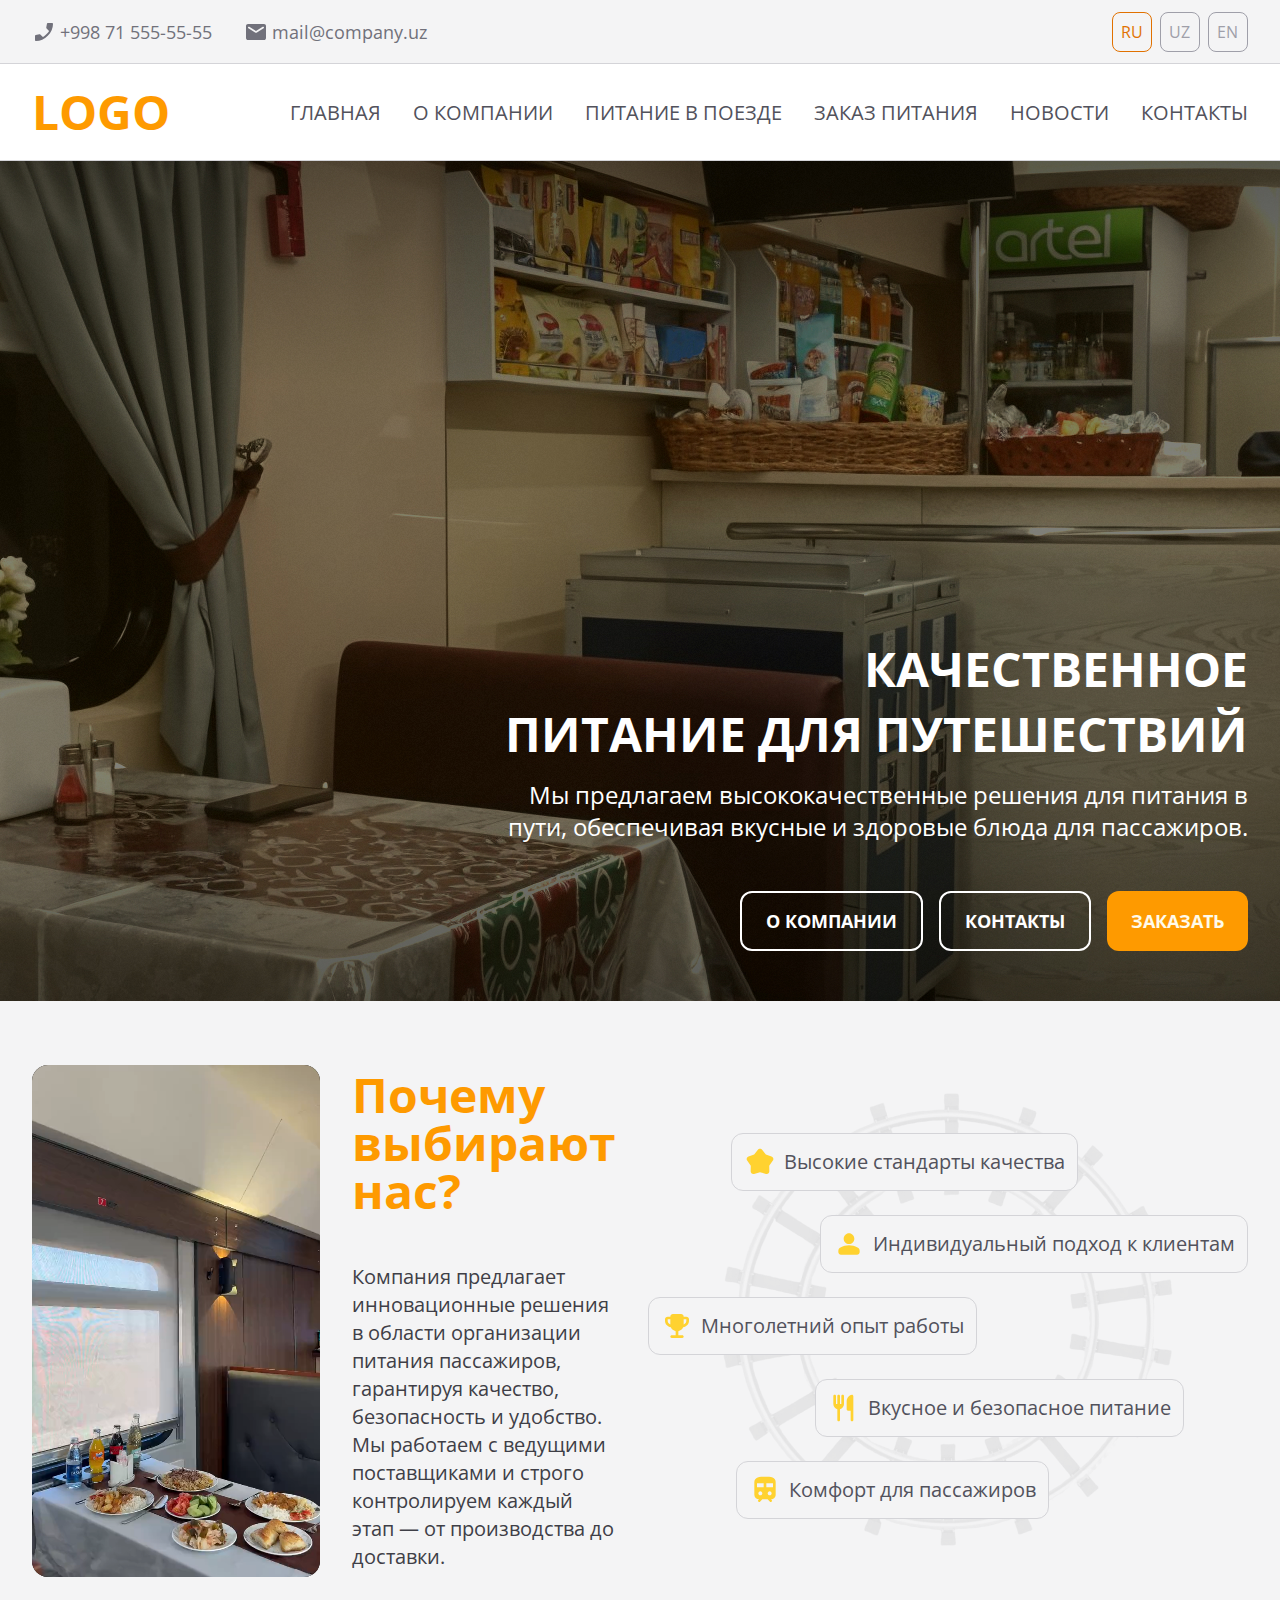
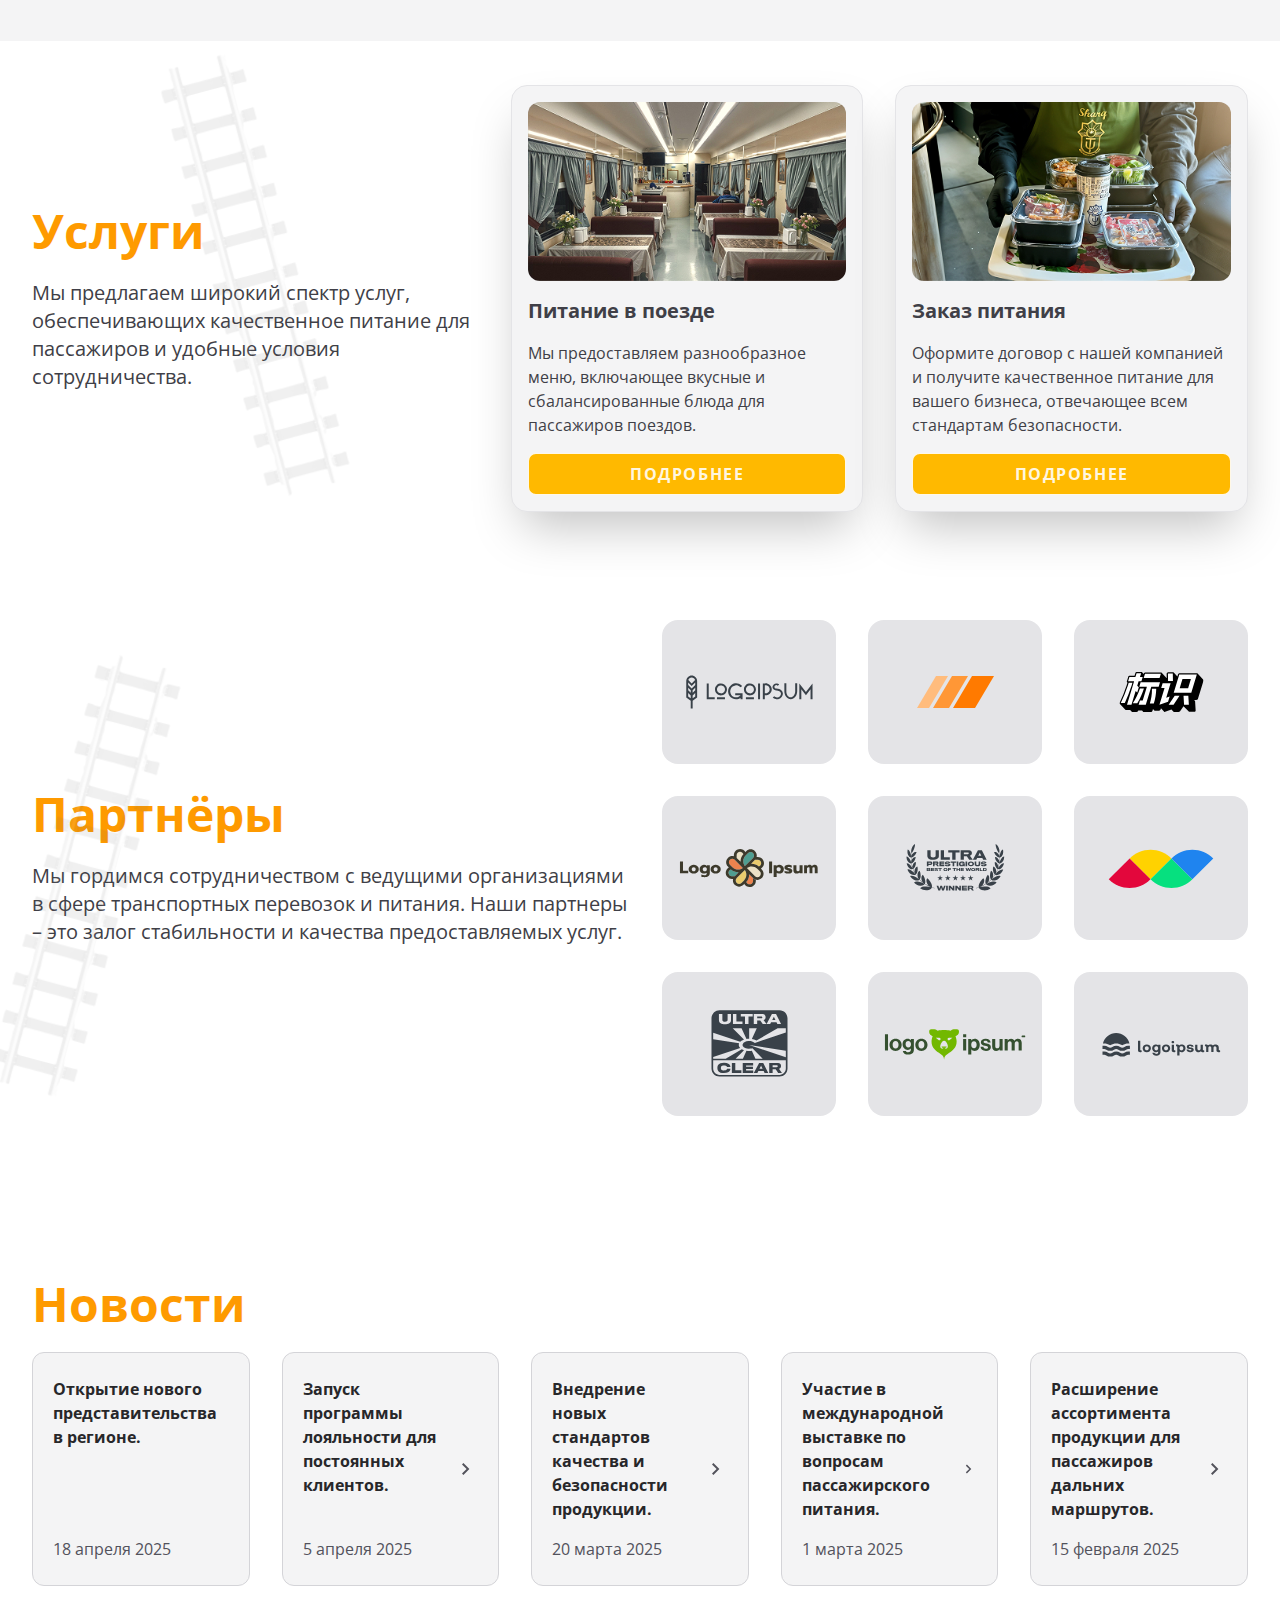
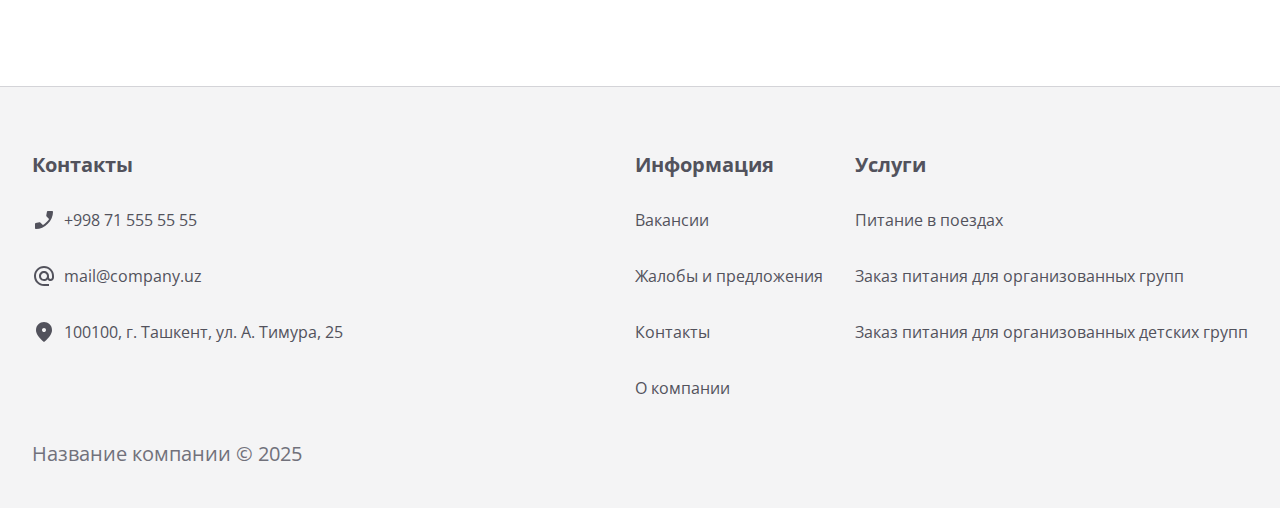
<file: index.html>
<!doctype html>
<html lang="ru">
  <head>
    <meta charset="UTF-8" />
    <link rel="icon" type="image/svg+xml" href="/vite.svg" />
    <meta name="viewport" content="width=device-width, initial-scale=1.0" />
    <link rel="preconnect" href="https://fonts.googleapis.com">
    <link rel="preconnect" href="https://fonts.gstatic.com" crossorigin>
    <link href="https://fonts.googleapis.com/css2?family=Open+Sans:ital,wght@0,300..800;1,300..800&family=PT+Mono&display=swap" rel="stylesheet">
    <script src="/public/sprite.svg" type="image/svg+xml"></script>
    <title>Главная</title>
  <script type="module" crossorigin src="./assets/main-BfKwP3S7.js"></script>
  <link rel="stylesheet" crossorigin href="./assets/main-Dy8RlqVM.css">
</head>
  <body>
    <div class="w-full h-16 bg-zinc-100 border-b border-zinc-300 justify-center items-center flex">
    <div class="container px-8 justify-end items-center flex">
      <div class="w-full justify-start items-center gap-8 hidden md:flex">
        <div class="justify-start items-center gap-1 flex">
          <div data-svg-wrapper>
          <svg width="24" height="24" viewBox="0 0 24 24" fill="none" xmlns="http://www.w3.org/2000/svg" class="text-zinc-500 w-6 h-6">
            <use xlink:href="#material-symbols:phone-enabled"></use>
          </svg>
          </div>
          <a href="tel: +998715555555" class="text-zinc-500 text-lg font-normal leading-7 hover:underline">+998 71 555-55-55</a>
        </div>
        <div class="justify-start items-center gap-1 flex">
          <div data-svg-wrapper>
          <svg width="24" height="24" viewBox="0 0 24 24" fill="none" xmlns="http://www.w3.org/2000/svg" class="text-zinc-500 w-6 h-6">
            <use xlink:href="#material-symbols:mail-rounded"></use>
          </svg>
          </div>
          <a href="mailto: mail@company.uz" class="text-zinc-500 text-lg font-normal leading-7 hover:underline">mail@company.uz</a>
        </div>
      </div>
      <div class="justify-start items-center gap-2 flex">
        <button class="button-outline w-10 h-10">
          <div class="">Ru</div>
        </button>
        <button class="button-outline w-10 h-10 !border-zinc-400 !text-zinc-400 hover:!border-zinc-500 hover:!text-zinc-500 active:!border-zinc-600 active:!text-zinc-600">
          <div class="">Uz</div>
        </button>
        <button class="button-outline w-10 h-10 !border-zinc-400 !text-zinc-400 hover:!border-zinc-500 hover:!text-zinc-500 active:!border-zinc-600 active:!text-zinc-600">
          <div class="">En</div>
        </button>
      </div>
    </div>
</div>
    
<div class="lg:min-h-24 bg-white border-b border-zinc-300 flex justify-center items-center gap-2.5 sticky top-0 left-0 z-30 py-6">
    <nav class="container flex self-stretch px-8 justify-start items-center gap-8 flex-wrap">
        <a href="index.html" class="block text-amber-500 text-5xl font-bold uppercase">Logo</a>
        <div class="flex justify-end items-center gap-8 grow shrink w-full flex-[1_1_0] lg:hidden">
            <button id="menu-toggle" class="lg:hidden text-amber-500 text-3xl">&#9776;</button>
        </div>
        <div id="menu-items" class="hidden lg:flex w-full lg:flex-[1_1_0] py-8 lg:py-0 lg:h-5 justify-end items-center gap-8 lg:gap-4 xl:gap-8 flex-col lg:flex-row flex-nowrap">
            
            <a href="index.html" class="text-zinc-600 text-xl lg:text-base xl:text-xl font-normal uppercase leading-tight hover:text-amber-600 active:text-amber-700">Главная</a>
            
            <a href="about.html" class="text-zinc-600 text-xl lg:text-base xl:text-xl font-normal uppercase leading-tight hover:text-amber-600 active:text-amber-700">О компании</a>
            
            <a href="food_on_train.html" class="text-zinc-600 text-xl lg:text-base xl:text-xl font-normal uppercase leading-tight hover:text-amber-600 active:text-amber-700">Питание в поезде</a>
            
            <a href="order_food.html" class="text-zinc-600 text-xl lg:text-base xl:text-xl font-normal uppercase leading-tight hover:text-amber-600 active:text-amber-700">Заказ питания</a>
            
            <a href="news.html" class="text-zinc-600 text-xl lg:text-base xl:text-xl font-normal uppercase leading-tight hover:text-amber-600 active:text-amber-700">Новости</a>
            
            <a href="contacts.html" class="text-zinc-600 text-xl lg:text-base xl:text-xl font-normal uppercase leading-tight hover:text-amber-600 active:text-amber-700">Контакты</a>
            
        </div>
    </nav>
</div>

    <div class="bg-zinc-700 py-[3.125rem] flex justify-center items-end min-h-[52.5rem] relative">
      <img src="./media/home-banner.jpg" alt="" class="absolute top-0 left-0 w-full h-full object-cover">
      <div class="container flex-col justify-start items-end gap-12 flex relative z-10">
        <div class="w-full lg:max-w-[48rem]">
          <div class="text-center lg:text-right text-white text-4xl lg:text-5xl/[135%] font-bold uppercase mb-3">Качественное <br />питание для путешествий</div>
          <div class="text-center lg:text-right text-white text-2xl">Мы предлагаем высококачественные решения для питания в пути, обеспечивая вкусные и здоровые блюда для пассажиров.</div>
          <div class="w-full justify-center lg:justify-end items-center gap-4 flex flex-wrap mt-12">
            <a href="about.html" class="h-[3.75rem] px-6 py-4 rounded-xl border-2 border-white justify-center items-center flex text-white text-lg font-bold uppercase leading-7 hover:border-amber-600 hover:text-amber-600 active:border-amber-700 active:text-amber-700">О компании</a>
            <a href="about.html" class="h-[3.75rem] px-6 py-4 rounded-xl border-2 border-white justify-center items-center flex text-white text-lg font-bold uppercase leading-7 hover:border-amber-600 hover:text-amber-600 active:border-amber-700 active:text-amber-700">Контакты</a>
            <a href="order_food.html" class="h-[3.75rem] px-6 py-4 bg-amber-500 rounded-xl justify-center items-center flex text-amber-50 text-lg font-bold uppercase leading-7 hover:bg-amber-400 active:bg-amber-600">Заказать</a>
          </div>
        </div>
      </div>
    </div>

    <div class="bg-zinc-100 py-16 flex justify-center items-center overflow-x-hidden">
      <div class="container">
        <div class="flex flex-col xl:flex-row gap-8 items-center relative w-full">
          <div class="flex flex-col md:flex-row gap-8 items-center">
            <div class="w-72 aspect-[9/16] bg-black rounded-2xl overflow-hidden shrink-0 hidden xl:block">
              <video src="./media/video.mp4" muted autoplay loop></video>
            </div>
            <div class="max-w-[36.5625rem] text-center xl:text-left">
              <div class="text-amber-500 text-6xl xl:text-5xl 2xl:text-6xl font-bold mb-12">Почему выбирают нас?</div>
              <div class="text-2xl xl:text-xl 2xl:text-2xl">Компания предлагает инновационные решения в области организации питания пассажиров, гарантируя качество, безопасность и удобство. Мы работаем с ведущими поставщиками и строго контролируем каждый этап — от производства до доставки.</div>
            </div>
          </div>
          

          <div class="w-full max-w-[46.75rem] 2xl:max-w-[46.75rem] h-[29.5rem] relative flex justify-center items-center shrink min-[1842px]:shrink-0 min-[1842px]:mr-[-9.25rem]">
            <div class="absolute h-full w-full opacity-10 justify-start items-center flex overflow-hidden bg-[url('../images/stair-ring.webp')] bg-no-repeat bg-center bg-contain"></div>

            <div class="w-full h-[23.5rem] relative flex flex-col gap-6 items-center">
              <div class="p-3 sm:right-11 relative bg-zinc-100 rounded-xl border border-zinc-300 justify-start items-center gap-2 flex">
                <div data-svg-wrapper>
                <svg width="32" height="32" viewBox="0 0 32 32" fill="none" xmlns="http://www.w3.org/2000/svg" class="w-8 h-8 text-amber-300">
                  <use xlink:href="#material-symbols:kid-star"></use>
                </svg>
                </div>
                <div class="text-zinc-600 text-xl sm:text-nowrap">Высокие стандарты качества</div>
              </div>
              <div class="p-3 sm:self-end relative bg-zinc-100 rounded-xl border border-zinc-300 justify-start items-center gap-2 flex">
                <div data-svg-wrapper>
                <svg width="32" height="32" viewBox="0 0 32 32" fill="none" xmlns="http://www.w3.org/2000/svg" class="w-8 h-8 text-amber-300">
                  <use xlink:href="#material-symbols:person-rounded"></use>
                </svg>
                </div>
                <div class="text-zinc-600 text-xl sm:text-nowrap">Индивидуальный подход к клиентам</div>
              </div>
              <div class="p-3 sm:self-start relative bg-zinc-100 rounded-xl border border-zinc-300 justify-start items-center gap-2 flex">
                <div data-svg-wrapper>
                <svg width="32" height="32" viewBox="0 0 32 32" fill="none" xmlns="http://www.w3.org/2000/svg" class="w-8 h-8 text-amber-300">
                  <use xlink:href="#material-symbols:trophy-rounded"></use>
                </svg>
                </div>
                <div class="text-zinc-600 text-xl sm:text-nowrap">Многолетний опыт работы</div>
              </div>
              <div class="p-3 sm:self-end sm:right-16 relative bg-zinc-100 rounded-xl border border-zinc-300 justify-start items-center gap-2 flex">
                <div data-svg-wrapper>
                <svg width="32" height="32" viewBox="0 0 32 32" fill="none" xmlns="http://www.w3.org/2000/svg" class="w-8 h-8 text-amber-300">
                  <use xlink:href="#material-symbols:restaurant-rounded"></use>
                </svg>
                </div>
                <div class="text-zinc-600 text-xl sm:text-nowrap">Вкусное и безопасное питание</div>
              </div>
              <div class="p-3 sm:right-14 relative bg-zinc-100 rounded-xl border border-zinc-300 justify-start items-center gap-2 flex">
                <div data-svg-wrapper>
                <svg width="32" height="32" viewBox="0 0 32 32" fill="none" xmlns="http://www.w3.org/2000/svg" class="w-8 h-8 text-amber-300">
                  <use xlink:href="#material-symbols:train-rounded"></use>
                </svg>
                </div>
                <div class="text-zinc-600 text-xl sm:text-nowrap">Комфорт для  пассажиров</div>
              </div>
            </div>
          </div>

        </div>
      </div>
    </div>

    <!-- Услуги -->
    <div class="w-full py-11 flex justify-center items-center">
      <div class="container px-8 gap-8 flex flex-col lg:flex-row items-center">
        <div class="lg:max-w-[37.375rem] flex-col justify-start items-start gap-6 flex relative">
          <h2 class="self-stretch text-amber-500 text-5xl font-bold text-center lg:text-left">Услуги</h2>
          <div class="self-stretch text-zinc-700 text-xl font-normal leading-7 text-center lg:text-left">Мы предлагаем широкий спектр услуг, обеспечивающих качественное питание для пассажиров и удобные условия сотрудничества.</div>
          <div class="w-[7.8125rem] h-[29.5rem] rotate-[-15deg] opacity-10 absolute left-[50%] ml-[-3.875rem] top-[-10.375rem] bg-[url('../images/stair.webp')] bg-contain hidden lg:block"></div>
        </div>
        <div class="flex gap-8 max-w-[56.625rem] flex-col md:flex-row">
          
          
            <div class="w-full bg-zinc-100 rounded-2xl flex flex-col justify-start items-stretch gap-4 px-4 py-4 shadow-2xl border border-zinc-200">
              <div class="aspect-video w-full relative overflow-hidden rounded-xl bg-zinc-200">
                <img src="media/servCard-1.jpg" alt="" class="w-full h-full object-cover absolute left-0 top-0">
              </div>
              <h3 class="text-zinc-700 text-xl font-bold">Питание в поезде</h3>
              <p class="text-zinc-700 text-base flex-[1_1_0]">Мы предоставляем разнообразное меню, включающее вкусные и сбалансированные блюда для пассажиров поездов.</p>
              <a href="#" class="button button-amber w-full">Подробнее</a>
            </div>
          
            <div class="w-full bg-zinc-100 rounded-2xl flex flex-col justify-start items-stretch gap-4 px-4 py-4 shadow-2xl border border-zinc-200">
              <div class="aspect-video w-full relative overflow-hidden rounded-xl bg-zinc-200">
                <img src="media/servCard-2.jpg" alt="" class="w-full h-full object-cover absolute left-0 top-0">
              </div>
              <h3 class="text-zinc-700 text-xl font-bold">Заказ питания</h3>
              <p class="text-zinc-700 text-base flex-[1_1_0]">Оформите договор с нашей компанией и получите качественное питание для вашего бизнеса, отвечающее всем стандартам безопасности.</p>
              <a href="#" class="button button-amber w-full">Подробнее</a>
            </div>
          
        </div>
      </div>
    </div>
    <!-- Услуги -->

    <!-- Партнёры -->
    <div class="w-full py-16 justify-center items-center flex relative">
      <div class="container flex flex-col lg:flex-row justify-center items-center gap-8">
        <div class="lg:max-w-[37.375rem] flex-col justify-start items-start gap-6 flex relative">
          <h2 class="self-stretch text-amber-500 text-5xl font-bold text-center lg:text-left">Партнёры</h2>
          <div class="self-stretch text-zinc-700 text-xl font-normal leading-7 text-center lg:text-left">Мы гордимся сотрудничеством с ведущими организациями в сфере транспортных перевозок и питания. Наши партнеры – это залог стабильности и качества предоставляемых услуг.</div>
          <div class="w-[7.8125rem] h-[29.5rem] rotate-[-165deg] opacity-10 absolute left-[-0.5rem] top-[-9.5rem] scale-x-[-100%] bg-[url('../images/stair.webp')] bg-contain hidden lg:block"></div>
        </div>

        <div class="w-full max-w-[56.625rem] grid grid-cols-3 grid-rows-3 xl:grid-rows-[repeat(3,minmax(9rem,auto))] gap-4 xl:gap-8">
          
            <div class="bg-zinc-200 rounded-2xl overflow-hidden flex justify-center items-center px-4 py-4 xl:aspect-auto">
              <img src="./media/partners/logo-1.svg" alt="" class="max-w-full">
            </div>
          
            <div class="bg-zinc-200 rounded-2xl overflow-hidden flex justify-center items-center px-4 py-4 xl:aspect-auto">
              <img src="./media/partners/logo-2.svg" alt="" class="max-w-full">
            </div>
          
            <div class="bg-zinc-200 rounded-2xl overflow-hidden flex justify-center items-center px-4 py-4 xl:aspect-auto">
              <img src="./media/partners/logo-3.svg" alt="" class="max-w-full">
            </div>
          
            <div class="bg-zinc-200 rounded-2xl overflow-hidden flex justify-center items-center px-4 py-4 xl:aspect-auto">
              <img src="./media/partners/logo-4.svg" alt="" class="max-w-full">
            </div>
          
            <div class="bg-zinc-200 rounded-2xl overflow-hidden flex justify-center items-center px-4 py-4 xl:aspect-auto">
              <img src="./media/partners/logo-5.svg" alt="" class="max-w-full">
            </div>
          
            <div class="bg-zinc-200 rounded-2xl overflow-hidden flex justify-center items-center px-4 py-4 xl:aspect-auto">
              <img src="./media/partners/logo-6.svg" alt="" class="max-w-full">
            </div>
          
            <div class="bg-zinc-200 rounded-2xl overflow-hidden flex justify-center items-center px-4 py-4 xl:aspect-auto">
              <img src="./media/partners/logo-7.svg" alt="" class="max-w-full">
            </div>
          
            <div class="bg-zinc-200 rounded-2xl overflow-hidden flex justify-center items-center px-4 py-4 xl:aspect-auto">
              <img src="./media/partners/logo-8.svg" alt="" class="max-w-full">
            </div>
          
            <div class="bg-zinc-200 rounded-2xl overflow-hidden flex justify-center items-center px-4 py-4 xl:aspect-auto">
              <img src="./media/partners/logo-9.svg" alt="" class="max-w-full">
            </div>
          
        </div>
      </div>
    </div>
    <!-- Партнёры -->

    <!-- Новости -->
    <aside class="py-[6.25rem] flex-col justify-center items-center flex">
      <div class="container flex-col justify-center items-start gap-6 flex">
        <h2 class="text-amber-500 text-5xl font-bold">Новости</h2>
        <div class="grid grid-cols-1 md:grid-cols-3 xl:grid-cols-5 gap-8">
          
          
          <a href="text_page.html" class="px-5 py-6 bg-zinc-100 rounded-xl border border-zinc-300 justify-start items-center gap-4 flex group">
            <div class="flex-col justify-between items-start flex self-stretch flex-[1_1_0]">
              <h3 class="text-zinc-800 text-base font-bold leading-normal group-hover:text-amber-600 mb-4">Открытие нового представительства в регионе.</h3>
              <time datetime="2025-04-18" class="text-zinc-600 text-base font-normal leading-normal">18 апреля 2025</time>
            </div>
            <svg width="24" height="24" viewBox="0 0 24 24" fill="none" xmlns="http://www.w3.org/2000/svg">
              <path d="M12.6 12L8 7.4L9.4 6L15.4 12L9.4 18L8 16.6L12.6 12Z" fill="#52525B"/>
            </svg>
          </a>
          
          <a href="text_page.html" class="px-5 py-6 bg-zinc-100 rounded-xl border border-zinc-300 justify-start items-center gap-4 flex group">
            <div class="flex-col justify-between items-start flex self-stretch flex-[1_1_0]">
              <h3 class="text-zinc-800 text-base font-bold leading-normal group-hover:text-amber-600 mb-4">Запуск программы лояльности для постоянных клиентов.</h3>
              <time datetime="2025-04-05" class="text-zinc-600 text-base font-normal leading-normal">5 апреля 2025</time>
            </div>
            <svg width="24" height="24" viewBox="0 0 24 24" fill="none" xmlns="http://www.w3.org/2000/svg">
              <path d="M12.6 12L8 7.4L9.4 6L15.4 12L9.4 18L8 16.6L12.6 12Z" fill="#52525B"/>
            </svg>
          </a>
          
          <a href="text_page.html" class="px-5 py-6 bg-zinc-100 rounded-xl border border-zinc-300 justify-start items-center gap-4 flex group">
            <div class="flex-col justify-between items-start flex self-stretch flex-[1_1_0]">
              <h3 class="text-zinc-800 text-base font-bold leading-normal group-hover:text-amber-600 mb-4">Внедрение новых стандартов качества и безопасности продукции.</h3>
              <time datetime="2025-03-20" class="text-zinc-600 text-base font-normal leading-normal">20 марта 2025</time>
            </div>
            <svg width="24" height="24" viewBox="0 0 24 24" fill="none" xmlns="http://www.w3.org/2000/svg">
              <path d="M12.6 12L8 7.4L9.4 6L15.4 12L9.4 18L8 16.6L12.6 12Z" fill="#52525B"/>
            </svg>
          </a>
          
          <a href="text_page.html" class="px-5 py-6 bg-zinc-100 rounded-xl border border-zinc-300 justify-start items-center gap-4 flex group">
            <div class="flex-col justify-between items-start flex self-stretch flex-[1_1_0]">
              <h3 class="text-zinc-800 text-base font-bold leading-normal group-hover:text-amber-600 mb-4">Участие в международной выставке по вопросам пассажирского питания.</h3>
              <time datetime="2025-03-01" class="text-zinc-600 text-base font-normal leading-normal">1 марта 2025</time>
            </div>
            <svg width="24" height="24" viewBox="0 0 24 24" fill="none" xmlns="http://www.w3.org/2000/svg">
              <path d="M12.6 12L8 7.4L9.4 6L15.4 12L9.4 18L8 16.6L12.6 12Z" fill="#52525B"/>
            </svg>
          </a>
          
          <a href="text_page.html" class="px-5 py-6 bg-zinc-100 rounded-xl border border-zinc-300 justify-start items-center gap-4 flex group">
            <div class="flex-col justify-between items-start flex self-stretch flex-[1_1_0]">
              <h3 class="text-zinc-800 text-base font-bold leading-normal group-hover:text-amber-600 mb-4">Расширение ассортимента продукции для пассажиров дальних маршрутов.</h3>
              <time datetime="2025-02-15" class="text-zinc-600 text-base font-normal leading-normal">15 февраля 2025</time>
            </div>
            <svg width="24" height="24" viewBox="0 0 24 24" fill="none" xmlns="http://www.w3.org/2000/svg">
              <path d="M12.6 12L8 7.4L9.4 6L15.4 12L9.4 18L8 16.6L12.6 12Z" fill="#52525B"/>
            </svg>
          </a>
          
        </div>
      </div>
    </aside>
    <!-- Новости -->

    <div style="display: none;">
      <svg xmlns="http://www.w3.org/2000/svg">
  <symbol id="material-symbols:menu" viewBox="0 0 24 24" fill="none">
    <path d="M3 18V16H21V18H3ZM3 13V11H21V13H3ZM3 8V6H21V8H3Z" fill="currentColor"></path>
  </symbol>

  <symbol id="material-symbols:menu-rounded" viewBox="0 0 24 24" fill="none">
    <path d="M4 18C3.71667 18 3.47934 17.904 3.288 17.712C3.09667 17.52 3.00067 17.2827 3 17C2.99934 16.7173 3.09534 16.48 3.288 16.288C3.48067 16.096 3.718 16 4 16H20C20.2833 16 20.521 16.096 20.713 16.288C20.905 16.48 21.0007 16.7173 21 17C20.9993 17.2827 20.9033 17.5203 20.712 17.713C20.5207 17.9057 20.2833 18.0013 20 18H4ZM4 13C3.71667 13 3.47934 12.904 3.288 12.712C3.09667 12.52 3.00067 12.2827 3 12C2.99934 11.7173 3.09534 11.48 3.288 11.288C3.48067 11.096 3.718 11 4 11H20C20.2833 11 20.521 11.096 20.713 11.288C20.905 11.48 21.0007 11.7173 21 12C20.9993 12.2827 20.9033 12.5203 20.712 12.713C20.5207 12.9057 20.2833 13.0013 20 13H4ZM4 8C3.71667 8 3.47934 7.904 3.288 7.712C3.09667 7.52 3.00067 7.28267 3 7C2.99934 6.71733 3.09534 6.48 3.288 6.288C3.48067 6.096 3.718 6 4 6H20C20.2833 6 20.521 6.096 20.713 6.288C20.905 6.48 21.0007 6.71733 21 7C20.9993 7.28267 20.9033 7.52033 20.712 7.713C20.5207 7.90567 20.2833 8.00133 20 8H4Z" fill="currentColor"></path>
  </symbol>

  <symbol id="material-symbols:chevron-left" viewBox="0 0 24 24" fill="none">
    <path d="M14 18L8 12L14 6L15.4 7.4L10.8 12L15.4 16.6L14 18Z" fill="currentColor"></path>
  </symbol>

  <symbol id="material-symbols:chevron-left-rounded" viewBox="0 0 24 24" fill="none">
    <path d="M10.8001 12L14.7001 15.9C14.8834 16.0833 14.9751 16.3167 14.9751 16.6C14.9751 16.8833 14.8834 17.1167 14.7001 17.3C14.5167 17.4833 14.2834 17.575 14.0001 17.575C13.7167 17.575 13.4834 17.4833 13.3001 17.3L8.70006 12.7C8.60006 12.6 8.5294 12.4917 8.48806 12.375C8.44673 12.2583 8.42573 12.1333 8.42506 12C8.4244 11.8667 8.4454 11.7417 8.48806 11.625C8.53073 11.5083 8.6014 11.4 8.70006 11.3L13.3001 6.69999C13.4834 6.51665 13.7167 6.42499 14.0001 6.42499C14.2834 6.42499 14.5167 6.51665 14.7001 6.69999C14.8834 6.88332 14.9751 7.11665 14.9751 7.39999C14.9751 7.68332 14.8834 7.91665 14.7001 8.09999L10.8001 12Z" fill="currentColor"></path>
  </symbol>

  <symbol id="material-symbols:chevron-right" viewBox="0 0 24 24" fill="none">
    <path d="M12.6 12L8 7.4L9.4 6L15.4 12L9.4 18L8 16.6L12.6 12Z" fill="currentColor"></path>
  </symbol>

  <symbol id="material-symbols:chevron-right-rounded" viewBox="0 0 24 24" fill="none">
    <path d="M12.6 12L8.70005 8.09999C8.51672 7.91665 8.42505 7.68332 8.42505 7.39999C8.42505 7.11665 8.51672 6.88332 8.70005 6.69999C8.88338 6.51665 9.11671 6.42499 9.40005 6.42499C9.68338 6.42499 9.91672 6.51665 10.1 6.69999L14.7 11.3C14.8 11.4 14.871 11.5083 14.913 11.625C14.955 11.7417 14.9757 11.8667 14.975 12C14.9744 12.1333 14.9537 12.2583 14.913 12.375C14.8724 12.4917 14.8014 12.6 14.7 12.7L10.1 17.3C9.91672 17.4833 9.68338 17.575 9.40005 17.575C9.11671 17.575 8.88338 17.4833 8.70005 17.3C8.51672 17.1167 8.42505 16.8833 8.42505 16.6C8.42505 16.3167 8.51672 16.0833 8.70005 15.9L12.6 12Z" fill="currentColor"></path>
  </symbol>

  <symbol id="material-symbols:arrow-left-alt" viewBox="0 0 24 24" fill="none">
    <path d="M10 18L4 12L10 6L11.4 7.45L7.85 11H20V13H7.85L11.4 16.55L10 18Z" fill="currentColor"></path>
  </symbol>

  <symbol id="material-symbols:arrow-left-alt-rounded" viewBox="0 0 24 24" fill="none">
    <path d="M7.8499 13L10.6999 15.85C10.8999 16.05 10.9959 16.2833 10.9879 16.55C10.9799 16.8166 10.8839 17.05 10.6999 17.25C10.4999 17.45 10.2626 17.5543 9.9879 17.563C9.71324 17.5716 9.47557 17.4756 9.2749 17.275L4.6999 12.7C4.4999 12.5 4.3999 12.2666 4.3999 12C4.3999 11.7333 4.4999 11.5 4.6999 11.3L9.2749 6.72498C9.4749 6.52498 9.71257 6.42931 9.9879 6.43798C10.2632 6.44665 10.5006 6.55065 10.6999 6.74998C10.8832 6.94998 10.9792 7.18331 10.9879 7.44998C10.9966 7.71665 10.9006 7.94998 10.6999 8.14998L7.8499 11H18.9999C19.2832 11 19.5209 11.096 19.7129 11.288C19.9049 11.48 20.0006 11.7173 19.9999 12C19.9992 12.2826 19.9032 12.5203 19.7119 12.713C19.5206 12.9056 19.2832 13.0013 18.9999 13H7.8499Z" fill="currentColor"></path>
  </symbol>

  <symbol id="material-symbols:arrow-right-alt" viewBox="0 0 24 24" fill="none">
    <path d="M14 18L12.6 16.55L16.15 13H4V11H16.15L12.6 7.45L14 6L20 12L14 18Z" fill="currentColor"></path>
  </symbol>

  <symbol id="material-symbols:arrow-right-alt-rounded" viewBox="0 0 24 24" fill="none">
    <path d="M16.15 13H5C4.71667 13 4.47934 12.904 4.288 12.712C4.09667 12.52 4.00067 12.2827 4 12C3.99934 11.7174 4.09534 11.48 4.288 11.288C4.48067 11.096 4.718 11 5 11H16.15L13.3 8.15002C13.1 7.95002 13.004 7.71669 13.012 7.45002C13.02 7.18336 13.116 6.95002 13.3 6.75002C13.5 6.55002 13.7377 6.44602 14.013 6.43802C14.2883 6.43002 14.5257 6.52569 14.725 6.72502L19.3 11.3C19.4 11.4 19.471 11.5084 19.513 11.625C19.555 11.7417 19.5757 11.8667 19.575 12C19.5743 12.1334 19.5537 12.2584 19.513 12.375C19.4723 12.4917 19.4013 12.6 19.3 12.7L14.725 17.275C14.525 17.475 14.2877 17.571 14.013 17.563C13.7383 17.555 13.5007 17.4507 13.3 17.25C13.1167 17.05 13.0207 16.8167 13.012 16.55C13.0033 16.2834 13.0993 16.05 13.3 15.85L16.15 13Z" fill="currentColor"></path>
  </symbol>

  <symbol id="material-symbols:arrow-left" viewBox="0 0 24 24" fill="none">
    <path d="M14 17L9 12L14 7V17Z" fill="currentColor"></path>
  </symbol>

  <symbol id="material-symbols:arrow-left-rounded" viewBox="0 0 24 24" fill="none">
    <path d="M13.15 16.15L9.52505 12.525C9.44171 12.4417 9.38338 12.3583 9.35005 12.275C9.31672 12.1917 9.30005 12.1 9.30005 12C9.30005 11.9 9.31672 11.8083 9.35005 11.725C9.38338 11.6417 9.44171 11.5583 9.52505 11.475L13.15 7.85001C13.2 7.80001 13.2544 7.76268 13.313 7.73801C13.3717 7.71335 13.434 7.70068 13.5 7.70001C13.6334 7.70001 13.75 7.74601 13.85 7.83801C13.95 7.93001 14 8.05068 14 8.20001V15.8C14 15.95 13.95 16.071 13.85 16.163C13.75 16.255 13.6334 16.3007 13.5 16.3C13.4667 16.3 13.35 16.25 13.15 16.15Z" fill="currentColor"></path>
  </symbol>

  <symbol id="material-symbols:arrow-right" viewBox="0 0 24 24" fill="none">
    <path d="M10 17V7L15 12L10 17Z" fill="currentColor"></path>
  </symbol>

  <symbol id="material-symbols:arrow-right-rounded" viewBox="0 0 24 24" fill="none">
    <path d="M10.5 16.3C10.3667 16.3 10.25 16.2543 10.15 16.163C10.05 16.0717 10 15.9507 10 15.8V8.20001C10 8.05001 10.05 7.92935 10.15 7.83801C10.25 7.74668 10.3667 7.70068 10.5 7.70001C10.5333 7.70001 10.65 7.75001 10.85 7.85001L14.475 11.475C14.5583 11.5583 14.6167 11.6417 14.65 11.725C14.6833 11.8083 14.7 11.9 14.7 12C14.7 12.1 14.6833 12.1917 14.65 12.275C14.6167 12.3583 14.5583 12.4417 14.475 12.525L10.85 16.15C10.8 16.2 10.746 16.2377 10.688 16.263C10.63 16.2883 10.5673 16.3007 10.5 16.3Z" fill="currentColor"></path>
  </symbol>

  <symbol id="material-symbols:arrow-downward-alt" viewBox="0 0 24 24" fill="none">
    <path d="M12 18L6 12L7.4 10.6L11 14.2V5H13V14.2L16.6 10.6L18 12L12 18Z" fill="currentColor"></path>
  </symbol>

  <symbol id="material-symbols:arrow-downward-alt-rounded" viewBox="0 0 24 24" fill="none">
    <path d="M11 14.2V6C11 5.71667 11.096 5.47934 11.288 5.288C11.48 5.09667 11.7174 5.00067 12 5C12.2827 4.99934 12.5204 5.09534 12.713 5.288C12.9057 5.48067 13.0014 5.718 13 6V14.2L15.9 11.3C16.0834 11.1167 16.3167 11.025 16.6 11.025C16.8834 11.025 17.1167 11.1167 17.3 11.3C17.4834 11.4833 17.575 11.7167 17.575 12C17.575 12.2833 17.4834 12.5167 17.3 12.7L12.7 17.3C12.5 17.5 12.2667 17.6 12 17.6C11.7334 17.6 11.5 17.5 11.3 17.3L6.70005 12.7C6.51672 12.5167 6.42505 12.2833 6.42505 12C6.42505 11.7167 6.51672 11.4833 6.70005 11.3C6.88338 11.1167 7.11672 11.025 7.40005 11.025C7.68338 11.025 7.91672 11.1167 8.10005 11.3L11 14.2Z" fill="currentColor"></path>
  </symbol>

  <symbol id="material-symbols:arrow-drop-down" viewBox="0 0 24 24" fill="none">
    <path d="M12 15L7 10H17L12 15Z" fill="currentColor"></path>
  </symbol>

  <symbol id="material-symbols:arrow-drop-down-rounded" viewBox="0 0 24 24" fill="none">
    <path d="M11.475 14.475L7.84995 10.85C7.79995 10.8 7.76262 10.746 7.73795 10.688C7.71328 10.63 7.70062 10.5673 7.69995 10.5C7.69995 10.3667 7.74595 10.25 7.83795 10.15C7.92995 10.05 8.05062 10 8.19995 10H15.8C15.95 10 16.071 10.05 16.163 10.15C16.255 10.25 16.3006 10.3667 16.3 10.5C16.3 10.5333 16.25 10.65 16.15 10.85L12.525 14.475C12.4416 14.5583 12.3583 14.6167 12.275 14.65C12.1916 14.6833 12.1 14.7 12 14.7C11.9 14.7 11.8083 14.6833 11.725 14.65C11.6416 14.6167 11.5583 14.5583 11.475 14.475Z" fill="currentColor"></path>
  </symbol>

  <symbol id="material-symbols:keyboard-arrow-down" viewBox="0 0 24 24" fill="none">
    <path d="M12 15.4L6 9.4L7.4 8L12 12.6L16.6 8L18 9.4L12 15.4Z" fill="currentColor"></path>
  </symbol>

  <symbol id="material-symbols:keyboard-arrow-down-rounded" viewBox="0 0 24 24" fill="none">
    <path d="M12 14.975C11.8667 14.975 11.7417 14.9543 11.625 14.913C11.5084 14.8717 11.4 14.8007 11.3 14.7L6.70005 10.1C6.51672 9.91665 6.42505 9.68332 6.42505 9.39999C6.42505 9.11665 6.51672 8.88332 6.70005 8.69999C6.88338 8.51665 7.11672 8.42499 7.40005 8.42499C7.68338 8.42499 7.91672 8.51665 8.10005 8.69999L12 12.6L15.9 8.69999C16.0834 8.51665 16.3167 8.42499 16.6 8.42499C16.8834 8.42499 17.1167 8.51665 17.3 8.69999C17.4834 8.88332 17.575 9.11665 17.575 9.39999C17.575 9.68332 17.4834 9.91665 17.3 10.1L12.7 14.7C12.6 14.8 12.4917 14.871 12.375 14.913C12.2584 14.955 12.1334 14.9757 12 14.975Z" fill="currentColor"></path>
  </symbol>

  <symbol id="material-symbols:arrow-upward-alt" viewBox="0 0 24 24" fill="none">
    <path d="M11 18V8.8L7.4 12.4L6 11L12 5L18 11L16.6 12.4L13 8.8V18H11Z" fill="currentColor"></path>
  </symbol>

  <symbol id="material-symbols:arrow-upward-alt-rounded" viewBox="0 0 24 24" fill="none">
    <path d="M11 8.80002L8.10005 11.7C7.91672 11.8834 7.68338 11.975 7.40005 11.975C7.11672 11.975 6.88338 11.8834 6.70005 11.7C6.51672 11.5167 6.42505 11.2834 6.42505 11C6.42505 10.7167 6.51672 10.4834 6.70005 10.3L11.3 5.70002C11.5 5.50002 11.7334 5.40002 12 5.40002C12.2667 5.40002 12.5 5.50002 12.7 5.70002L17.3 10.3C17.4834 10.4834 17.575 10.7167 17.575 11C17.575 11.2834 17.4834 11.5167 17.3 11.7C17.1167 11.8834 16.8834 11.975 16.6 11.975C16.3167 11.975 16.0834 11.8834 15.9 11.7L13 8.80002V17C13 17.2834 12.904 17.521 12.712 17.713C12.52 17.905 12.2827 18.0007 12 18C11.7174 17.9994 11.48 17.9034 11.288 17.712C11.096 17.5207 11 17.2834 11 17V8.80002Z" fill="currentColor"></path>
  </symbol>

  <symbol id="material-symbols:keyboard-arrow-up" viewBox="0 0 24 24" fill="none">
    <path d="M12 10.8L7.4 15.4L6 14L12 8L18 14L16.6 15.4L12 10.8Z" fill="currentColor"></path>
  </symbol>

  <symbol id="material-symbols:keyboard-arrow-up-rounded" viewBox="0 0 24 24" fill="none">
    <path d="M12 10.8L8.10005 14.7C7.91672 14.8834 7.68338 14.975 7.40005 14.975C7.11672 14.975 6.88338 14.8834 6.70005 14.7C6.51672 14.5167 6.42505 14.2834 6.42505 14C6.42505 13.7167 6.51672 13.4834 6.70005 13.3L11.3 8.70002C11.5 8.50002 11.7334 8.40002 12 8.40002C12.2667 8.40002 12.5 8.50002 12.7 8.70002L17.3 13.3C17.4834 13.4834 17.575 13.7167 17.575 14C17.575 14.2834 17.4834 14.5167 17.3 14.7C17.1167 14.8834 16.8834 14.975 16.6 14.975C16.3167 14.975 16.0834 14.8834 15.9 14.7L12 10.8Z" fill="currentColor"></path>
  </symbol>

  <symbol id="material-symbols:arrow-drop-up" viewBox="0 0 24 24" fill="none">
    <path d="M7 14L12 9L17 14H7Z" fill="currentColor"></path>
  </symbol>

  <symbol id="material-symbols:arrow-drop-up-rounded" viewBox="0 0 24 24" fill="none">
    <path d="M8.19995 14C8.04995 14 7.92928 13.95 7.83795 13.85C7.74662 13.75 7.70062 13.6333 7.69995 13.5C7.69995 13.4667 7.74995 13.35 7.84995 13.15L11.475 9.52499C11.5583 9.44165 11.6416 9.38332 11.725 9.34999C11.8083 9.31665 11.9 9.29999 12 9.29999C12.1 9.29999 12.1916 9.31665 12.275 9.34999C12.3583 9.38332 12.4416 9.44165 12.525 9.52499L16.15 13.15C16.2 13.2 16.2376 13.2543 16.263 13.313C16.2883 13.3717 16.3006 13.434 16.3 13.5C16.3 13.6333 16.2543 13.75 16.163 13.85C16.0716 13.95 15.9506 14 15.8 14H8.19995Z" fill="currentColor"></path>
  </symbol>

  <symbol id="material-symbols:search" viewBox="0 0 24 24" fill="none">
    <path d="M19.6 21L13.3 14.7C12.8 15.1 12.225 15.4167 11.575 15.65C10.925 15.8833 10.2333 16 9.5 16C7.68333 16 6.146 15.3707 4.888 14.112C3.63 12.8533 3.00067 11.316 3 9.5C2.99933 7.684 3.62867 6.14667 4.888 4.888C6.14733 3.62933 7.68467 3 9.5 3C11.3153 3 12.853 3.62933 14.113 4.888C15.373 6.14667 16.002 7.684 16 9.5C16 10.2333 15.8833 10.925 15.65 11.575C15.4167 12.225 15.1 12.8 14.7 13.3L21 19.6L19.6 21ZM9.5 14C10.75 14 11.8127 13.5627 12.688 12.688C13.5633 11.8133 14.0007 10.7507 14 9.5C13.9993 8.24933 13.562 7.187 12.688 6.313C11.814 5.439 10.7513 5.00133 9.5 5C8.24867 4.99867 7.18633 5.43633 6.313 6.313C5.43967 7.18967 5.002 8.252 5 9.5C4.998 10.748 5.43567 11.8107 6.313 12.688C7.19033 13.5653 8.25267 14.0027 9.5 14Z" fill="currentColor"></path>
  </symbol>

  <symbol id="material-symbols:search-rounded" viewBox="0 0 24 24" fill="none">
    <path d="M9.5 16C7.68333 16 6.146 15.3707 4.888 14.112C3.63 12.8533 3.00067 11.316 3 9.5C2.99933 7.684 3.62867 6.14667 4.888 4.888C6.14733 3.62933 7.68467 3 9.5 3C11.3153 3 12.853 3.62933 14.113 4.888C15.373 6.14667 16.002 7.684 16 9.5C16 10.2333 15.8833 10.925 15.65 11.575C15.4167 12.225 15.1 12.8 14.7 13.3L20.3 18.9C20.4833 19.0833 20.575 19.3167 20.575 19.6C20.575 19.8833 20.4833 20.1167 20.3 20.3C20.1167 20.4833 19.8833 20.575 19.6 20.575C19.3167 20.575 19.0833 20.4833 18.9 20.3L13.3 14.7C12.8 15.1 12.225 15.4167 11.575 15.65C10.925 15.8833 10.2333 16 9.5 16ZM9.5 14C10.75 14 11.8127 13.5627 12.688 12.688C13.5633 11.8133 14.0007 10.7507 14 9.5C13.9993 8.24933 13.562 7.187 12.688 6.313C11.814 5.439 10.7513 5.00133 9.5 5C8.24867 4.99867 7.18633 5.43633 6.313 6.313C5.43967 7.18967 5.002 8.252 5 9.5C4.998 10.748 5.43567 11.8107 6.313 12.688C7.19033 13.5653 8.25267 14.0027 9.5 14Z" fill="currentColor"></path>
  </symbol>

  <symbol id="material-symbols:location-on-outline" viewBox="0 0 24 24" fill="none">
    <path d="M12 12C12.55 12 13.021 11.8043 13.413 11.413C13.805 11.0217 14.0007 10.5507 14 10C13.9993 9.44933 13.8037 8.97867 13.413 8.588C13.0223 8.19733 12.5513 8.00133 12 8C11.4487 7.99867 10.978 8.19467 10.588 8.588C10.198 8.98133 10.002 9.452 10 10C9.998 10.548 10.194 11.019 10.588 11.413C10.982 11.807 11.4527 12.0027 12 12ZM12 19.35C14.0333 17.4833 15.5417 15.7877 16.525 14.263C17.5083 12.7383 18 11.384 18 10.2C18 8.38333 17.421 6.896 16.263 5.738C15.105 4.58 13.684 4.00067 12 4C10.316 3.99933 8.89533 4.57867 7.738 5.738C6.58067 6.89733 6.00133 8.38467 6 10.2C6 11.3833 6.49167 12.7377 7.475 14.263C8.45833 15.7883 9.96667 17.484 12 19.35ZM12 22C9.31667 19.7167 7.31267 17.596 5.988 15.638C4.66333 13.68 4.00067 11.8673 4 10.2C4 7.7 4.80433 5.70833 6.413 4.225C8.02167 2.74167 9.884 2 12 2C14.116 2 15.9787 2.74167 17.588 4.225C19.1973 5.70833 20.0013 7.7 20 10.2C20 11.8667 19.3377 13.6793 18.013 15.638C16.6883 17.5967 14.684 19.7173 12 22Z" fill="currentColor"></path>
  </symbol>

  <symbol id="material-symbols:location-on-outline-rounded" viewBox="0 0 24 24" fill="none">
    <path d="M12 19.35C14.0333 17.4833 15.5417 15.7877 16.525 14.263C17.5083 12.7383 18 11.384 18 10.2C18 8.38333 17.421 6.896 16.263 5.738C15.105 4.58 13.684 4.00067 12 4C10.316 3.99933 8.89533 4.57867 7.738 5.738C6.58067 6.89733 6.00133 8.38467 6 10.2C6 11.3833 6.49167 12.7377 7.475 14.263C8.45833 15.7883 9.96667 17.484 12 19.35ZM12 21.325C11.7667 21.325 11.5333 21.2833 11.3 21.2C11.0667 21.1167 10.8583 20.9917 10.675 20.825C9.59167 19.825 8.63333 18.85 7.8 17.9C6.96667 16.95 6.271 16.0293 5.713 15.138C5.155 14.2467 4.73 13.3883 4.438 12.563C4.146 11.7377 4 10.95 4 10.2C4 7.7 4.80433 5.70833 6.413 4.225C8.02167 2.74167 9.884 2 12 2C14.116 2 15.9787 2.74167 17.588 4.225C19.1973 5.70833 20.0013 7.7 20 10.2C20 10.95 19.8543 11.7377 19.563 12.563C19.2717 13.3883 18.8467 14.2467 18.288 15.138C17.7293 16.0293 17.0333 16.95 16.2 17.9C15.3667 18.85 14.4083 19.825 13.325 20.825C13.1417 20.9917 12.9333 21.1167 12.7 21.2C12.4667 21.2833 12.2333 21.325 12 21.325ZM12 12C12.55 12 13.021 11.8043 13.413 11.413C13.805 11.0217 14.0007 10.5507 14 10C13.9993 9.44933 13.8037 8.97867 13.413 8.588C13.0223 8.19733 12.5513 8.00133 12 8C11.4487 7.99867 10.978 8.19467 10.588 8.588C10.198 8.98133 10.002 9.452 10 10C9.998 10.548 10.194 11.019 10.588 11.413C10.982 11.807 11.4527 12.0027 12 12Z" fill="currentColor"></path>
  </symbol>

  <symbol id="material-symbols:location-on-rounded" viewBox="0 0 24 24" fill="none">
    <path d="M12 21.325C11.7667 21.325 11.5333 21.2833 11.3 21.2C11.0667 21.1167 10.8583 20.9917 10.675 20.825C9.59167 19.825 8.63333 18.85 7.8 17.9C6.96667 16.95 6.271 16.0293 5.713 15.138C5.155 14.2467 4.73 13.3883 4.438 12.563C4.146 11.7377 4 10.95 4 10.2C4 7.7 4.80433 5.70833 6.413 4.225C8.02167 2.74167 9.884 2 12 2C14.116 2 15.9787 2.74167 17.588 4.225C19.1973 5.70833 20.0013 7.7 20 10.2C20 10.95 19.8543 11.7377 19.563 12.563C19.2717 13.3883 18.8467 14.2467 18.288 15.138C17.7293 16.0293 17.0333 16.95 16.2 17.9C15.3667 18.85 14.4083 19.825 13.325 20.825C13.1417 20.9917 12.9333 21.1167 12.7 21.2C12.4667 21.2833 12.2333 21.325 12 21.325ZM12 12C12.55 12 13.021 11.8043 13.413 11.413C13.805 11.0217 14.0007 10.5507 14 10C13.9993 9.44933 13.8037 8.97867 13.413 8.588C13.0223 8.19733 12.5513 8.00133 12 8C11.4487 7.99867 10.978 8.19467 10.588 8.588C10.198 8.98133 10.002 9.452 10 10C9.998 10.548 10.194 11.019 10.588 11.413C10.982 11.807 11.4527 12.0027 12 12Z" fill="currentColor"></path>
  </symbol>

  <symbol id="material-symbols:alternate-email" viewBox="0 0 24 24" fill="none">
    <path d="M12 22C10.6167 22 9.31667 21.7373 8.1 21.212C6.88334 20.6867 5.825 19.9743 4.925 19.075C4.025 18.1757 3.31267 17.1173 2.788 15.9C2.26333 14.6827 2.00067 13.3827 2 12C1.99933 10.6173 2.262 9.31733 2.788 8.1C3.314 6.88267 4.02633 5.82433 4.925 4.925C5.82367 4.02567 6.882 3.31333 8.1 2.788C9.318 2.26267 10.618 2 12 2C13.382 2 14.682 2.26267 15.9 2.788C17.118 3.31333 18.1763 4.02567 19.075 4.925C19.9737 5.82433 20.6863 6.88267 21.213 8.1C21.7397 9.31733 22.002 10.6173 22 12V13.45C22 14.4333 21.6627 15.271 20.988 15.963C20.3133 16.655 19.484 17.0007 18.5 17C17.9167 17 17.3667 16.875 16.85 16.625C16.3333 16.375 15.9 16.0167 15.55 15.55C15.0667 16.0333 14.5207 16.396 13.912 16.638C13.3033 16.88 12.666 17.0007 12 17C10.6167 17 9.43767 16.5123 8.463 15.537C7.48834 14.5617 7.00067 13.3827 7 12C6.99933 10.6173 7.487 9.43833 8.463 8.463C9.439 7.48767 10.618 7 12 7C13.382 7 14.5613 7.48767 15.538 8.463C16.5147 9.43833 17.002 10.6173 17 12V13.45C17 13.8833 17.1417 14.25 17.425 14.55C17.7083 14.85 18.0667 15 18.5 15C18.9333 15 19.2917 14.85 19.575 14.55C19.8583 14.25 20 13.8833 20 13.45V12C20 9.76667 19.225 7.875 17.675 6.325C16.125 4.775 14.2333 4 12 4C9.76667 4 7.875 4.775 6.325 6.325C4.775 7.875 4 9.76667 4 12C4 14.2333 4.775 16.125 6.325 17.675C7.875 19.225 9.76667 20 12 20H17V22H12ZM12 15C12.8333 15 13.5417 14.7083 14.125 14.125C14.7083 13.5417 15 12.8333 15 12C15 11.1667 14.7083 10.4583 14.125 9.875C13.5417 9.29167 12.8333 9 12 9C11.1667 9 10.4583 9.29167 9.875 9.875C9.29167 10.4583 9 11.1667 9 12C9 12.8333 9.29167 13.5417 9.875 14.125C10.4583 14.7083 11.1667 15 12 15Z" fill="currentColor"></path>
  </symbol>

  <symbol id="material-symbols:alternate-email-rounded" viewBox="0 0 24 24" fill="none">
    <path d="M12 22C10.6167 22 9.31667 21.7373 8.1 21.212C6.88334 20.6867 5.825 19.9743 4.925 19.075C4.025 18.1757 3.31267 17.1173 2.788 15.9C2.26333 14.6827 2.00067 13.3827 2 12C1.99933 10.6173 2.262 9.31733 2.788 8.1C3.314 6.88267 4.02633 5.82433 4.925 4.925C5.82367 4.02567 6.882 3.31333 8.1 2.788C9.318 2.26267 10.618 2 12 2C13.382 2 14.682 2.26267 15.9 2.788C17.118 3.31333 18.1763 4.02567 19.075 4.925C19.9737 5.82433 20.6863 6.88267 21.213 8.1C21.7397 9.31733 22.002 10.6173 22 12V13.45C22 14.4333 21.6627 15.271 20.988 15.963C20.3133 16.655 19.484 17.0007 18.5 17C17.9167 17 17.3667 16.875 16.85 16.625C16.3333 16.375 15.9 16.0167 15.55 15.55C15.0667 16.0333 14.5207 16.396 13.912 16.638C13.3033 16.88 12.666 17.0007 12 17C10.6167 17 9.43767 16.5123 8.463 15.537C7.48834 14.5617 7.00067 13.3827 7 12C6.99933 10.6173 7.487 9.43833 8.463 8.463C9.439 7.48767 10.618 7 12 7C13.382 7 14.5613 7.48767 15.538 8.463C16.5147 9.43833 17.002 10.6173 17 12V13.45C17 13.8833 17.1417 14.25 17.425 14.55C17.7083 14.85 18.0667 15 18.5 15C18.9333 15 19.2917 14.85 19.575 14.55C19.8583 14.25 20 13.8833 20 13.45V12C20 9.76667 19.225 7.875 17.675 6.325C16.125 4.775 14.2333 4 12 4C9.76667 4 7.875 4.775 6.325 6.325C4.775 7.875 4 9.76667 4 12C4 14.2333 4.775 16.125 6.325 17.675C7.875 19.225 9.76667 20 12 20H16C16.2833 20 16.521 20.096 16.713 20.288C16.905 20.48 17.0007 20.7173 17 21C16.9993 21.2827 16.9033 21.5203 16.712 21.713C16.5207 21.9057 16.2833 22.0013 16 22H12ZM12 15C12.8333 15 13.5417 14.7083 14.125 14.125C14.7083 13.5417 15 12.8333 15 12C15 11.1667 14.7083 10.4583 14.125 9.875C13.5417 9.29167 12.8333 9 12 9C11.1667 9 10.4583 9.29167 9.875 9.875C9.29167 10.4583 9 11.1667 9 12C9 12.8333 9.29167 13.5417 9.875 14.125C10.4583 14.7083 11.1667 15 12 15Z" fill="currentColor"></path>
  </symbol>

  <symbol id="material-symbols:mail-outline" viewBox="0 0 24 24" fill="none">
    <path d="M4 20C3.45 20 2.97933 19.8043 2.588 19.413C2.19667 19.0217 2.00067 18.5507 2 18V6C2 5.45 2.196 4.97933 2.588 4.588C2.98 4.19667 3.45067 4.00067 4 4H20C20.55 4 21.021 4.196 21.413 4.588C21.805 4.98 22.0007 5.45067 22 6V18C22 18.55 21.8043 19.021 21.413 19.413C21.0217 19.805 20.5507 20.0007 20 20H4ZM12 13L4 8V18H20V8L12 13ZM12 11L20 6H4L12 11ZM4 8V6V18V8Z" fill="currentColor"></path>
  </symbol>

  <symbol id="material-symbols:mail-outline-rounded" viewBox="0 0 24 24" fill="none">
    <path d="M4 20C3.45 20 2.97933 19.8043 2.588 19.413C2.19667 19.0217 2.00067 18.5507 2 18V6C2 5.45 2.196 4.97933 2.588 4.588C2.98 4.19667 3.45067 4.00067 4 4H20C20.55 4 21.021 4.196 21.413 4.588C21.805 4.98 22.0007 5.45067 22 6V18C22 18.55 21.8043 19.021 21.413 19.413C21.0217 19.805 20.5507 20.0007 20 20H4ZM20 8L12.525 12.675C12.4417 12.725 12.3543 12.7627 12.263 12.788C12.1717 12.8133 12.084 12.8257 12 12.825C11.916 12.8243 11.8287 12.812 11.738 12.788C11.6473 12.764 11.5597 12.7263 11.475 12.675L4 8V18H20V8ZM12 11L20 6H4L12 11ZM4 8.25V6.775V6.8V6.788V8.25Z" fill="currentColor"></path>
  </symbol>

  <symbol id="material-symbols:mail" viewBox="0 0 24 24" fill="none">
    <path d="M4 20C3.45 20 2.97933 19.8043 2.588 19.413C2.19667 19.0217 2.00067 18.5507 2 18V6C2 5.45 2.196 4.97933 2.588 4.588C2.98 4.19667 3.45067 4.00067 4 4H20C20.55 4 21.021 4.196 21.413 4.588C21.805 4.98 22.0007 5.45067 22 6V18C22 18.55 21.8043 19.021 21.413 19.413C21.0217 19.805 20.5507 20.0007 20 20H4ZM12 13L20 8V6L12 11L4 6V8L12 13Z" fill="currentColor"></path>
  </symbol>

  <symbol id="material-symbols:mail-rounded" viewBox="0 0 24 24" fill="none">
    <path d="M4 20C3.45 20 2.97933 19.8043 2.588 19.413C2.19667 19.0217 2.00067 18.5507 2 18V6C2 5.45 2.196 4.97933 2.588 4.588C2.98 4.19667 3.45067 4.00067 4 4H20C20.55 4 21.021 4.196 21.413 4.588C21.805 4.98 22.0007 5.45067 22 6V18C22 18.55 21.8043 19.021 21.413 19.413C21.0217 19.805 20.5507 20.0007 20 20H4ZM12 12.825C12.0833 12.825 12.171 12.8123 12.263 12.787C12.355 12.7617 12.4423 12.7243 12.525 12.675L19.6 8.25C19.7333 8.16667 19.8333 8.06267 19.9 7.938C19.9667 7.81333 20 7.67567 20 7.525C20 7.19167 19.8583 6.94167 19.575 6.775C19.2917 6.60833 19 6.61667 18.7 6.8L12 11L5.3 6.8C5 6.61667 4.70833 6.61267 4.425 6.788C4.14167 6.96333 4 7.209 4 7.525C4 7.69167 4.03333 7.83767 4.1 7.963C4.16667 8.08833 4.26667 8.184 4.4 8.25L11.475 12.675C11.5583 12.725 11.646 12.7627 11.738 12.788C11.83 12.8133 11.9173 12.8257 12 12.825Z" fill="currentColor"></path>
  </symbol>

  <symbol id="material-symbols:phone-enabled" viewBox="0 0 24 24" fill="none">
    <path d="M4.05 21C3.75 21 3.5 20.9 3.3 20.7C3.1 20.5 3 20.25 3 19.95V15.9C3 15.6833 3.075 15.4877 3.225 15.313C3.375 15.1383 3.56667 15.0173 3.8 14.95L7.25 14.25C7.48333 14.2167 7.721 14.2377 7.963 14.313C8.205 14.3883 8.40067 14.5007 8.55 14.65L10.9 17C11.5333 16.6333 12.1333 16.229 12.7 15.787C13.2667 15.345 13.8083 14.866 14.325 14.35C14.875 13.8167 15.3793 13.2627 15.838 12.688C16.2967 12.1133 16.6923 11.5173 17.025 10.9L14.6 8.45C14.4667 8.31667 14.375 8.15833 14.325 7.975C14.275 7.79167 14.2667 7.56667 14.3 7.3L14.95 3.8C14.9833 3.58333 15.0917 3.396 15.275 3.238C15.4583 3.08 15.6667 3.00067 15.9 3H19.95C20.25 3 20.5 3.1 20.7 3.3C20.9 3.5 21 3.75 21 4.05C21 6.13333 20.546 8.19167 19.638 10.225C18.73 12.2583 17.4423 14.1083 15.775 15.775C14.1077 17.4417 12.2577 18.7293 10.225 19.638C8.19233 20.5467 6.134 21.0007 4.05 21Z" fill="currentColor"></path>
  </symbol>

  <symbol id="material-symbols:phone-enabled-outline" viewBox="0 0 24 24" fill="none">
    <path d="M4.05 21C3.75 21 3.5 20.9 3.3 20.7C3.1 20.5 3 20.25 3 19.95V15.9C3 15.6833 3.075 15.4877 3.225 15.313C3.375 15.1383 3.56667 15.0173 3.8 14.95L7.25 14.25C7.48333 14.2167 7.721 14.2377 7.963 14.313C8.205 14.3883 8.40067 14.5007 8.55 14.65L10.9 17C11.5333 16.6333 12.1333 16.229 12.7 15.787C13.2667 15.345 13.8083 14.866 14.325 14.35C14.875 13.8167 15.3793 13.2627 15.838 12.688C16.2967 12.1133 16.6923 11.5173 17.025 10.9L14.6 8.45C14.4667 8.31667 14.375 8.15833 14.325 7.975C14.275 7.79167 14.2667 7.56667 14.3 7.3L14.95 3.8C14.9833 3.58333 15.0917 3.396 15.275 3.238C15.4583 3.08 15.6667 3.00067 15.9 3H19.95C20.25 3 20.5 3.1 20.7 3.3C20.9 3.5 21 3.75 21 4.05C21 6.13333 20.546 8.19167 19.638 10.225C18.73 12.2583 17.4423 14.1083 15.775 15.775C14.1077 17.4417 12.2577 18.7293 10.225 19.638C8.19233 20.5467 6.134 21.0007 4.05 21ZM17.95 9C18.2333 8.35 18.45 7.69167 18.6 7.025C18.75 6.35833 18.8667 5.68333 18.95 5H16.75L16.3 7.35L17.95 9ZM9 17.9L7.35 16.25L5 16.75V18.95C5.68333 18.9 6.35833 18.7833 7.025 18.6C7.69167 18.4167 8.35 18.1833 9 17.9Z" fill="currentColor"></path>
  </symbol>

  <symbol id="material-symbols:link" viewBox="0 0 24 24" fill="none">
    <path d="M11 17H7C5.61667 17 4.43767 16.5123 3.463 15.537C2.48833 14.5617 2.00067 13.3827 2 12C1.99933 10.6173 2.487 9.43833 3.463 8.463C4.439 7.48767 5.618 7 7 7H11V9H7C6.16667 9 5.45833 9.29167 4.875 9.875C4.29167 10.4583 4 11.1667 4 12C4 12.8333 4.29167 13.5417 4.875 14.125C5.45833 14.7083 6.16667 15 7 15H11V17ZM8 13V11H16V13H8ZM13 17V15H17C17.8333 15 18.5417 14.7083 19.125 14.125C19.7083 13.5417 20 12.8333 20 12C20 11.1667 19.7083 10.4583 19.125 9.875C18.5417 9.29167 17.8333 9 17 9H13V7H17C18.3833 7 19.5627 7.48767 20.538 8.463C21.5133 9.43833 22.0007 10.6173 22 12C21.9993 13.3827 21.5117 14.562 20.537 15.538C19.5623 16.514 18.3833 17.0013 17 17H13Z" fill="currentColor"></path>
  </symbol>

  <symbol id="material-symbols:attach-file" viewBox="0 0 24 24" fill="none">
    <path d="M18 15.75C18 17.4833 17.3917 18.9583 16.175 20.175C14.9583 21.3917 13.4833 22 11.75 22C10.0167 22 8.54167 21.3917 7.325 20.175C6.10833 18.9583 5.5 17.4833 5.5 15.75V6.5C5.5 5.25 5.93767 4.18767 6.813 3.313C7.68833 2.43833 8.75067 2.00067 10 2C11.2493 1.99933 12.312 2.437 13.188 3.313C14.064 4.189 14.5013 5.25133 14.5 6.5V15.25C14.5 16.0167 14.2333 16.6667 13.7 17.2C13.1667 17.7333 12.5167 18 11.75 18C10.9833 18 10.3333 17.7333 9.8 17.2C9.26667 16.6667 9 16.0167 9 15.25V6H11V15.25C11 15.4667 11.071 15.646 11.213 15.788C11.355 15.93 11.534 16.0007 11.75 16C11.966 15.9993 12.1453 15.9283 12.288 15.787C12.4307 15.6457 12.5013 15.4667 12.5 15.25V6.5C12.4833 5.8 12.2377 5.20833 11.763 4.725C11.2883 4.24167 10.7007 4 10 4C9.29933 4 8.70767 4.24167 8.225 4.725C7.74233 5.20833 7.50067 5.8 7.5 6.5V15.75C7.48333 16.9333 7.89167 17.9377 8.725 18.763C9.55833 19.5883 10.5667 20.0007 11.75 20C12.9167 20 13.9083 19.5877 14.725 18.763C15.5417 17.9383 15.9667 16.934 16 15.75V6H18V15.75Z" fill="currentColor"></path>
  </symbol>

  <symbol id="material-symbols:attach-file-rounded" viewBox="0 0 24 24" fill="none">
    <path d="M18 15.75C18 17.4833 17.3917 18.9583 16.175 20.175C14.9583 21.3917 13.4833 22 11.75 22C10.0167 22 8.54167 21.3917 7.325 20.175C6.10833 18.9583 5.5 17.4833 5.5 15.75V6.5C5.5 5.25 5.93767 4.18767 6.813 3.313C7.68833 2.43833 8.75067 2.00067 10 2C11.2493 1.99933 12.312 2.437 13.188 3.313C14.064 4.189 14.5013 5.25133 14.5 6.5V15.25C14.5 16.0167 14.2333 16.6667 13.7 17.2C13.1667 17.7333 12.5167 18 11.75 18C10.9833 18 10.3333 17.7333 9.8 17.2C9.26667 16.6667 9 16.0167 9 15.25V7C9 6.71667 9.096 6.47933 9.288 6.288C9.48 6.09667 9.71733 6.00067 10 6C10.2827 5.99933 10.5203 6.09533 10.713 6.288C10.9057 6.48067 11.0013 6.718 11 7V15.25C11 15.4667 11.071 15.646 11.213 15.788C11.355 15.93 11.534 16.0007 11.75 16C11.966 15.9993 12.1453 15.9283 12.288 15.787C12.4307 15.6457 12.5013 15.4667 12.5 15.25V6.5C12.4833 5.8 12.2377 5.20833 11.763 4.725C11.2883 4.24167 10.7007 4 10 4C9.29933 4 8.70767 4.24167 8.225 4.725C7.74233 5.20833 7.50067 5.8 7.5 6.5V15.75C7.48333 16.9333 7.89167 17.9377 8.725 18.763C9.55833 19.5883 10.5667 20.0007 11.75 20C12.9167 20 13.9083 19.5877 14.725 18.763C15.5417 17.9383 15.9667 16.934 16 15.75V7C16 6.71667 16.096 6.47933 16.288 6.288C16.48 6.09667 16.7173 6.00067 17 6C17.2827 5.99933 17.5203 6.09533 17.713 6.288C17.9057 6.48067 18.0013 6.718 18 7V15.75Z" fill="currentColor"></path>
  </symbol>

  <symbol id="material-symbols:bookmark" viewBox="0 0 24 24" fill="none">
    <path d="M5 21V5C5 4.45 5.196 3.97933 5.588 3.588C5.98 3.19667 6.45067 3.00067 7 3H17C17.55 3 18.021 3.196 18.413 3.588C18.805 3.98 19.0007 4.45067 19 5V21L12 18L5 21Z" fill="currentColor"></path>
  </symbol>

  <symbol id="material-symbols:bookmark-rounded" viewBox="0 0 24 24" fill="none">
    <path d="M12 18L7.8 19.8C7.13333 20.0833 6.5 20.0293 5.9 19.638C5.3 19.2467 5 18.6923 5 17.975V5C5 4.45 5.196 3.97933 5.588 3.588C5.98 3.19667 6.45067 3.00067 7 3H17C17.55 3 18.021 3.196 18.413 3.588C18.805 3.98 19.0007 4.45067 19 5V17.975C19 18.6917 18.7 19.246 18.1 19.638C17.5 20.03 16.8667 20.084 16.2 19.8L12 18Z" fill="currentColor"></path>
  </symbol>

  <symbol id="material-symbols:bookmark-outline" viewBox="0 0 24 24" fill="none">
    <path d="M5 21V5C5 4.45 5.196 3.97933 5.588 3.588C5.98 3.19667 6.45067 3.00067 7 3H17C17.55 3 18.021 3.196 18.413 3.588C18.805 3.98 19.0007 4.45067 19 5V21L12 18L5 21ZM7 17.95L12 15.8L17 17.95V5H7V17.95Z" fill="currentColor"></path>
  </symbol>

  <symbol id="material-symbols:bookmark-outline-rounded" viewBox="0 0 24 24" fill="none">
    <path d="M12 18L7.8 19.8C7.13333 20.0833 6.5 20.0293 5.9 19.638C5.3 19.2467 5 18.6923 5 17.975V5C5 4.45 5.196 3.97933 5.588 3.588C5.98 3.19667 6.45067 3.00067 7 3H17C17.55 3 18.021 3.196 18.413 3.588C18.805 3.98 19.0007 4.45067 19 5V17.975C19 18.6917 18.7 19.246 18.1 19.638C17.5 20.03 16.8667 20.084 16.2 19.8L12 18ZM12 15.8L17 17.95V5H7V17.95L12 15.8ZM12 5H7H17H12Z" fill="currentColor"></path>
  </symbol>

  <symbol id="material-symbols:map" viewBox="0 0 24 24" fill="none">
    <path d="M15 21L9 18.9L4.35 20.7C4.01667 20.8333 3.70833 20.796 3.425 20.588C3.14167 20.38 3 20.1007 3 19.75V5.75C3 5.53333 3.06267 5.34167 3.188 5.175C3.31333 5.00833 3.484 4.88333 3.7 4.8L9 3L15 5.1L19.65 3.3C19.9833 3.16667 20.2917 3.20433 20.575 3.413C20.8583 3.62167 21 3.90067 21 4.25V18.25C21 18.4667 20.9377 18.6583 20.813 18.825C20.6883 18.9917 20.5173 19.1167 20.3 19.2L15 21ZM14 18.55V6.85L10 5.45V17.15L14 18.55Z" fill="currentColor"></path>
  </symbol>

  <symbol id="material-symbols:map-outline" viewBox="0 0 24 24" fill="none">
    <path d="M15 21L9 18.9L4.35 20.7C4.01667 20.8333 3.70833 20.796 3.425 20.588C3.14167 20.38 3 20.1007 3 19.75V5.75C3 5.53333 3.06267 5.34167 3.188 5.175C3.31333 5.00833 3.484 4.88333 3.7 4.8L9 3L15 5.1L19.65 3.3C19.9833 3.16667 20.2917 3.20433 20.575 3.413C20.8583 3.62167 21 3.90067 21 4.25V18.25C21 18.4667 20.9377 18.6583 20.813 18.825C20.6883 18.9917 20.5173 19.1167 20.3 19.2L15 21ZM14 18.55V6.85L10 5.45V17.15L14 18.55ZM16 18.55L19 17.55V5.7L16 6.85V18.55ZM5 18.3L8 17.15V5.45L5 6.45V18.3Z" fill="currentColor"></path>
  </symbol>

  <symbol id="material-symbols:map-outline-rounded" viewBox="0 0 24 24" fill="none">
    <path d="M14.35 20.775L9 18.9L4.35 20.7C4.18333 20.7667 4.02067 20.7877 3.862 20.763C3.70333 20.7383 3.55767 20.684 3.425 20.6C3.29233 20.516 3.18833 20.4037 3.113 20.263C3.03767 20.1223 3 19.9597 3 19.775V5.75C3 5.53333 3.06267 5.34167 3.188 5.175C3.31333 5.00833 3.484 4.88333 3.7 4.8L8.35 3.225C8.45 3.19167 8.55433 3.16667 8.663 3.15C8.77167 3.13333 8.884 3.125 9 3.125C9.116 3.125 9.22867 3.13333 9.338 3.15C9.44733 3.16667 9.55133 3.19167 9.65 3.225L15 5.1L19.65 3.3C19.8167 3.23333 19.9793 3.21267 20.138 3.238C20.2967 3.26333 20.4423 3.31733 20.575 3.4C20.7077 3.48267 20.812 3.59533 20.888 3.738C20.964 3.88067 21.0013 4.043 21 4.225V18.25C21 18.4667 20.9377 18.6583 20.813 18.825C20.6883 18.9917 20.5173 19.1167 20.3 19.2L15.65 20.775C15.55 20.8083 15.446 20.8333 15.338 20.85C15.23 20.8667 15.1173 20.875 15 20.875C14.8827 20.875 14.7703 20.8667 14.663 20.85C14.5557 20.8333 14.4513 20.8083 14.35 20.775ZM14 18.55V6.85L10 5.45V17.15L14 18.55ZM16 18.55L19 17.55V5.7L16 6.85V18.55ZM5 18.3L8 17.15V5.45L5 6.45V18.3Z" fill="currentColor"></path>
  </symbol>

  <symbol id="material-symbols:map-rounded" viewBox="0 0 24 24" fill="none">
    <path d="M14.35 20.775L9 18.9L4.35 20.7C4.18333 20.7667 4.02067 20.7877 3.862 20.763C3.70333 20.7383 3.55767 20.684 3.425 20.6C3.29233 20.516 3.18833 20.4037 3.113 20.263C3.03767 20.1223 3 19.9597 3 19.775V5.75C3 5.53333 3.06267 5.34167 3.188 5.175C3.31333 5.00833 3.484 4.88333 3.7 4.8L8.35 3.225C8.45 3.19167 8.55433 3.16667 8.663 3.15C8.77167 3.13333 8.884 3.125 9 3.125C9.116 3.125 9.22867 3.13333 9.338 3.15C9.44733 3.16667 9.55133 3.19167 9.65 3.225L15 5.1L19.65 3.3C19.8167 3.23333 19.9793 3.21267 20.138 3.238C20.2967 3.26333 20.4423 3.31733 20.575 3.4C20.7077 3.48267 20.812 3.59533 20.888 3.738C20.964 3.88067 21.0013 4.043 21 4.225V18.25C21 18.4667 20.9377 18.6583 20.813 18.825C20.6883 18.9917 20.5173 19.1167 20.3 19.2L15.65 20.775C15.55 20.8083 15.446 20.8333 15.338 20.85C15.23 20.8667 15.1173 20.875 15 20.875C14.8827 20.875 14.7703 20.8667 14.663 20.85C14.5557 20.8333 14.4513 20.8083 14.35 20.775ZM14 18.55V6.85L10 5.45V17.15L14 18.55Z" fill="currentColor"></path>
  </symbol>

  <symbol id="material-symbols:person" viewBox="0 0 24 24" fill="none">
    <path d="M12 12C10.9 12 9.95833 11.6083 9.175 10.825C8.39167 10.0417 8 9.1 8 8C8 6.9 8.39167 5.95833 9.175 5.175C9.95833 4.39167 10.9 4 12 4C13.1 4 14.0417 4.39167 14.825 5.175C15.6083 5.95833 16 6.9 16 8C16 9.1 15.6083 10.0417 14.825 10.825C14.0417 11.6083 13.1 12 12 12ZM4 20V17.2C4 16.6333 4.146 16.1127 4.438 15.638C4.73 15.1633 5.11733 14.8007 5.6 14.55C6.63333 14.0333 7.68333 13.646 8.75 13.388C9.81667 13.13 10.9 13.0007 12 13C13.1 12.9993 14.1833 13.1287 15.25 13.388C16.3167 13.6473 17.3667 14.0347 18.4 14.55C18.8833 14.8 19.271 15.1627 19.563 15.638C19.855 16.1133 20.0007 16.634 20 17.2V20H4Z" fill="currentColor"></path>
  </symbol>

  <symbol id="material-symbols:person-rounded" viewBox="0 0 24 24" fill="none">
    <path d="M12 12C10.9 12 9.95833 11.6083 9.175 10.825C8.39167 10.0417 8 9.1 8 8C8 6.9 8.39167 5.95833 9.175 5.175C9.95833 4.39167 10.9 4 12 4C13.1 4 14.0417 4.39167 14.825 5.175C15.6083 5.95833 16 6.9 16 8C16 9.1 15.6083 10.0417 14.825 10.825C14.0417 11.6083 13.1 12 12 12ZM4 18V17.2C4 16.6333 4.146 16.1127 4.438 15.638C4.73 15.1633 5.11733 14.8007 5.6 14.55C6.63333 14.0333 7.68333 13.646 8.75 13.388C9.81667 13.13 10.9 13.0007 12 13C13.1 12.9993 14.1833 13.1287 15.25 13.388C16.3167 13.6473 17.3667 14.0347 18.4 14.55C18.8833 14.8 19.271 15.1627 19.563 15.638C19.855 16.1133 20.0007 16.634 20 17.2V18C20 18.55 19.8043 19.021 19.413 19.413C19.0217 19.805 18.5507 20.0007 18 20H6C5.45 20 4.97933 19.8043 4.588 19.413C4.19667 19.0217 4.00067 18.5507 4 18Z" fill="currentColor"></path>
  </symbol>

  <symbol id="material-symbols:person-outline" viewBox="0 0 24 24" fill="none">
    <path d="M12 12C10.9 12 9.95833 11.6083 9.175 10.825C8.39167 10.0417 8 9.1 8 8C8 6.9 8.39167 5.95833 9.175 5.175C9.95833 4.39167 10.9 4 12 4C13.1 4 14.0417 4.39167 14.825 5.175C15.6083 5.95833 16 6.9 16 8C16 9.1 15.6083 10.0417 14.825 10.825C14.0417 11.6083 13.1 12 12 12ZM4 20V17.2C4 16.6333 4.146 16.1127 4.438 15.638C4.73 15.1633 5.11733 14.8007 5.6 14.55C6.63333 14.0333 7.68333 13.646 8.75 13.388C9.81667 13.13 10.9 13.0007 12 13C13.1 12.9993 14.1833 13.1287 15.25 13.388C16.3167 13.6473 17.3667 14.0347 18.4 14.55C18.8833 14.8 19.271 15.1627 19.563 15.638C19.855 16.1133 20.0007 16.634 20 17.2V20H4ZM6 18H18V17.2C18 17.0167 17.9543 16.85 17.863 16.7C17.7717 16.55 17.6507 16.4333 17.5 16.35C16.6 15.9 15.6917 15.5627 14.775 15.338C13.8583 15.1133 12.9333 15.0007 12 15C11.0667 14.9993 10.1417 15.112 9.225 15.338C8.30833 15.564 7.4 15.9013 6.5 16.35C6.35 16.4333 6.229 16.55 6.137 16.7C6.045 16.85 5.99933 17.0167 6 17.2V18ZM12 10C12.55 10 13.021 9.80433 13.413 9.413C13.805 9.02167 14.0007 8.55067 14 8C13.9993 7.44933 13.8037 6.97867 13.413 6.588C13.0223 6.19733 12.5513 6.00133 12 6C11.4487 5.99867 10.978 6.19467 10.588 6.588C10.198 6.98133 10.002 7.452 10 8C9.998 8.548 10.194 9.019 10.588 9.413C10.982 9.807 11.4527 10.0027 12 10Z" fill="currentColor"></path>
  </symbol>

  <symbol id="material-symbols:person-outline-rounded" viewBox="0 0 24 24" fill="none">
    <path d="M12 12C10.9 12 9.95833 11.6083 9.175 10.825C8.39167 10.0417 8 9.1 8 8C8 6.9 8.39167 5.95833 9.175 5.175C9.95833 4.39167 10.9 4 12 4C13.1 4 14.0417 4.39167 14.825 5.175C15.6083 5.95833 16 6.9 16 8C16 9.1 15.6083 10.0417 14.825 10.825C14.0417 11.6083 13.1 12 12 12ZM4 18V17.2C4 16.6333 4.146 16.1127 4.438 15.638C4.73 15.1633 5.11733 14.8007 5.6 14.55C6.63333 14.0333 7.68333 13.646 8.75 13.388C9.81667 13.13 10.9 13.0007 12 13C13.1 12.9993 14.1833 13.1287 15.25 13.388C16.3167 13.6473 17.3667 14.0347 18.4 14.55C18.8833 14.8 19.271 15.1627 19.563 15.638C19.855 16.1133 20.0007 16.634 20 17.2V18C20 18.55 19.8043 19.021 19.413 19.413C19.0217 19.805 18.5507 20.0007 18 20H6C5.45 20 4.97933 19.8043 4.588 19.413C4.19667 19.0217 4.00067 18.5507 4 18ZM6 18H18V17.2C18 17.0167 17.9543 16.85 17.863 16.7C17.7717 16.55 17.6507 16.4333 17.5 16.35C16.6 15.9 15.6917 15.5627 14.775 15.338C13.8583 15.1133 12.9333 15.0007 12 15C11.0667 14.9993 10.1417 15.112 9.225 15.338C8.30833 15.564 7.4 15.9013 6.5 16.35C6.35 16.4333 6.229 16.55 6.137 16.7C6.045 16.85 5.99933 17.0167 6 17.2V18ZM12 10C12.55 10 13.021 9.80433 13.413 9.413C13.805 9.02167 14.0007 8.55067 14 8C13.9993 7.44933 13.8037 6.97867 13.413 6.588C13.0223 6.19733 12.5513 6.00133 12 6C11.4487 5.99867 10.978 6.19467 10.588 6.588C10.198 6.98133 10.002 7.452 10 8C9.998 8.548 10.194 9.019 10.588 9.413C10.982 9.807 11.4527 10.0027 12 10Z" fill="currentColor"></path>
  </symbol>

  <symbol id="material-symbols:send" viewBox="0 0 24 24" fill="none">
    <path d="M3 20V14L11 12L3 10V4L22 12L3 20Z" fill="currentColor"></path>
  </symbol>

  <symbol id="material-symbols:send-rounded" viewBox="0 0 24 24" fill="none">
    <path d="M4.4 19.425C4.06667 19.5583 3.75 19.529 3.45 19.337C3.15 19.145 3 18.866 3 18.5V14L11 12L3 10V5.50001C3 5.13335 3.15 4.85435 3.45 4.66301C3.75 4.47168 4.06667 4.44235 4.4 4.57501L19.8 11.075C20.2167 11.2583 20.425 11.5667 20.425 12C20.425 12.4333 20.2167 12.7417 19.8 12.925L4.4 19.425Z" fill="currentColor"></path>
  </symbol>

  <symbol id="material-symbols:send-outline" viewBox="0 0 24 24" fill="none">
    <path d="M3 20V4L22 12L3 20ZM5 17L16.85 12L5 7V10.5L11 12L5 13.5V17Z" fill="currentColor"></path>
  </symbol>

  <symbol id="material-symbols:send-outline-rounded" viewBox="0 0 24 24" fill="none">
    <path d="M19.8 12.925L4.4 19.425C4.06667 19.5583 3.75 19.529 3.45 19.337C3.15 19.145 3 18.866 3 18.5V5.50001C3 5.13335 3.15 4.85435 3.45 4.66301C3.75 4.47168 4.06667 4.44235 4.4 4.57501L19.8 11.075C20.2167 11.2583 20.425 11.5667 20.425 12C20.425 12.4333 20.2167 12.7417 19.8 12.925ZM5 17L16.85 12L5 7.00001V10.5L11 12L5 13.5V17Z" fill="currentColor"></path>
  </symbol>

  <symbol id="material-symbols:language" viewBox="0 0 24 24" fill="none">
    <path d="M12 22C10.6333 22 9.34167 21.7373 8.125 21.212C6.90833 20.6867 5.846 19.97 4.938 19.062C4.03 18.154 3.31333 17.0917 2.788 15.875C2.26267 14.6583 2 13.3667 2 12C2 10.6167 2.26267 9.321 2.788 8.113C3.31333 6.905 4.03 5.84667 4.938 4.938C5.846 4.02933 6.90833 3.31267 8.125 2.788C9.34167 2.26333 10.6333 2.00067 12 2C13.3833 2 14.6793 2.26267 15.888 2.788C17.0967 3.31333 18.1547 4.03 19.062 4.938C19.9693 5.846 20.686 6.90433 21.212 8.113C21.738 9.32167 22.0007 10.6173 22 12C22 13.3667 21.7373 14.6583 21.212 15.875C20.6867 17.0917 19.97 18.1543 19.062 19.063C18.154 19.9717 17.0957 20.6883 15.887 21.213C14.6783 21.7377 13.3827 22 12 22ZM12 19.95C12.4333 19.35 12.8083 18.725 13.125 18.075C13.4417 17.425 13.7 16.7333 13.9 16H10.1C10.3 16.7333 10.5583 17.425 10.875 18.075C11.1917 18.725 11.5667 19.35 12 19.95ZM9.4 19.55C9.1 19 8.83767 18.429 8.613 17.837C8.38833 17.245 8.20067 16.6327 8.05 16H5.1C5.58333 16.8333 6.18767 17.5583 6.913 18.175C7.63833 18.7917 8.46733 19.25 9.4 19.55ZM14.6 19.55C15.5333 19.25 16.3627 18.7917 17.088 18.175C17.8133 17.5583 18.4173 16.8333 18.9 16H15.95C15.8 16.6333 15.6127 17.246 15.388 17.838C15.1633 18.43 14.9007 19.0007 14.6 19.55ZM4.25 14H7.65C7.6 13.6667 7.56267 13.3377 7.538 13.013C7.51333 12.6883 7.50067 12.3507 7.5 12C7.49933 11.6493 7.512 11.312 7.538 10.988C7.564 10.664 7.60133 10.3347 7.65 10H4.25C4.16667 10.3333 4.10433 10.6627 4.063 10.988C4.02167 11.3133 4.00067 11.6507 4 12C3.99933 12.3493 4.02033 12.687 4.063 13.013C4.10567 13.339 4.168 13.668 4.25 14ZM9.65 14H14.35C14.4 13.6667 14.4377 13.3377 14.463 13.013C14.4883 12.6883 14.5007 12.3507 14.5 12C14.4993 11.6493 14.4867 11.312 14.462 10.988C14.4373 10.664 14.4 10.3347 14.35 10H9.65C9.6 10.3333 9.56267 10.6627 9.538 10.988C9.51333 11.3133 9.50067 11.6507 9.5 12C9.49933 12.3493 9.512 12.687 9.538 13.013C9.564 13.339 9.60133 13.668 9.65 14ZM16.35 14H19.75C19.8333 13.6667 19.896 13.3377 19.938 13.013C19.98 12.6883 20.0007 12.3507 20 12C19.9993 11.6493 19.9787 11.312 19.938 10.988C19.8973 10.664 19.8347 10.3347 19.75 10H16.35C16.4 10.3333 16.4377 10.6627 16.463 10.988C16.4883 11.3133 16.5007 11.6507 16.5 12C16.4993 12.3493 16.4867 12.687 16.462 13.013C16.4373 13.339 16.4 13.668 16.35 14ZM15.95 8H18.9C18.4167 7.16667 17.8127 6.44167 17.088 5.825C16.3633 5.20833 15.534 4.75 14.6 4.45C14.9 5 15.1627 5.571 15.388 6.163C15.6133 6.755 15.8007 7.36733 15.95 8ZM10.1 8H13.9C13.7 7.26667 13.4417 6.575 13.125 5.925C12.8083 5.275 12.4333 4.65 12 4.05C11.5667 4.65 11.1917 5.275 10.875 5.925C10.5583 6.575 10.3 7.26667 10.1 8ZM5.1 8H8.05C8.2 7.36667 8.38767 6.754 8.613 6.162C8.83833 5.57 9.10067 4.99933 9.4 4.45C8.46667 4.75 7.63733 5.20833 6.912 5.825C6.18667 6.44167 5.58267 7.16667 5.1 8Z" fill="currentColor"></path>
  </symbol>

  <symbol id="material-symbols:translate" viewBox="0 0 24 24" fill="none">
    <path d="M11.9 22L16.45 10H18.55L23.1 22H21L19.925 18.95H15.075L14 22H11.9ZM4 19L2.6 17.6L7.65 12.55C7.06667 11.9667 6.53733 11.3 6.062 10.55C5.58667 9.8 5.14933 8.95 4.75 8H6.85C7.18333 8.65 7.51667 9.21667 7.85 9.7C8.18333 10.1833 8.58333 10.6667 9.05 11.15C9.6 10.6 10.171 9.829 10.763 8.837C11.355 7.845 11.8007 6.89933 12.1 6H1V4H8V2H10V4H17V6H14.1C13.75 7.2 13.225 8.43333 12.525 9.7C11.825 10.9667 11.1333 11.9333 10.45 12.6L12.85 15.05L12.1 17.1L9.05 13.975L4 19ZM15.7 17.2H19.3L17.5 12.1L15.7 17.2Z" fill="currentColor"></path>
  </symbol>

  <symbol id="material-symbols:translate-rounded" viewBox="0 0 24 24" fill="none">
    <path d="M15.075 18.95L14.225 21.375C14.1583 21.5583 14.0417 21.7083 13.875 21.825C13.7083 21.9417 13.525 22 13.325 22C12.9917 22 12.721 21.8623 12.513 21.587C12.305 21.3117 12.2673 21.0077 12.4 20.675L16.2 10.625C16.2833 10.4417 16.4083 10.2917 16.575 10.175C16.7417 10.0583 16.925 10 17.125 10H17.875C18.075 10 18.2583 10.0583 18.425 10.175C18.5917 10.2917 18.7167 10.4417 18.8 10.625L22.6 20.7C22.7333 21.0167 22.7 21.3127 22.5 21.588C22.3 21.8633 22.0333 22.0007 21.7 22C21.4833 22 21.296 21.9417 21.138 21.825C20.98 21.7083 20.859 21.55 20.775 21.35L19.925 18.95H15.075ZM9.05 13.975L4.7 18.3C4.51667 18.4833 4.28767 18.5793 4.013 18.588C3.73834 18.5967 3.50067 18.5007 3.3 18.3C3.11667 18.1167 3.025 17.8833 3.025 17.6C3.025 17.3167 3.11667 17.0833 3.3 16.9L7.65 12.55C7.06667 11.9667 6.53734 11.3 6.062 10.55C5.58667 9.8 5.14934 8.95 4.75 8H6.85C7.18334 8.65 7.51667 9.21667 7.85 9.7C8.18334 10.1833 8.58334 10.6667 9.05 11.15C9.6 10.6 10.171 9.829 10.763 8.837C11.355 7.845 11.8007 6.89934 12.1 6H2C1.71667 6 1.47934 5.904 1.288 5.712C1.09667 5.52 1.00067 5.28267 1 5C0.999337 4.71734 1.09534 4.48 1.288 4.288C1.48067 4.096 1.718 4 2 4H8V3C8 2.71667 8.096 2.47934 8.288 2.288C8.48 2.09667 8.71734 2.00067 9 2C9.28267 1.99934 9.52034 2.09534 9.713 2.288C9.90567 2.48067 10.0013 2.718 10 3V4H16C16.2833 4 16.521 4.096 16.713 4.288C16.905 4.48 17.0007 4.71734 17 5C16.9993 5.28267 16.9033 5.52034 16.712 5.713C16.5207 5.90567 16.2833 6.00134 16 6H14.1C13.75 7.2 13.225 8.43334 12.525 9.7C11.825 10.9667 11.1333 11.9333 10.45 12.6L12.85 15.05L12.1 17.1L9.05 13.975ZM15.7 17.2H19.3L17.5 12.1L15.7 17.2Z" fill="currentColor"></path>
  </symbol>

  <symbol id="material-symbols:format-quote" viewBox="0 0 24 24" fill="none">
    <path d="M5.7 18L8 14C6.9 14 5.95833 13.6083 5.175 12.825C4.39167 12.0417 4 11.1 4 10C4 8.9 4.39167 7.95833 5.175 7.175C5.95833 6.39167 6.9 6 8 6C9.1 6 10.0417 6.39167 10.825 7.175C11.6083 7.95833 12 8.9 12 10C12 10.3833 11.9543 10.7377 11.863 11.063C11.7717 11.3883 11.634 11.7007 11.45 12L8 18H5.7ZM14.7 18L17 14C15.9 14 14.9583 13.6083 14.175 12.825C13.3917 12.0417 13 11.1 13 10C13 8.9 13.3917 7.95833 14.175 7.175C14.9583 6.39167 15.9 6 17 6C18.1 6 19.0417 6.39167 19.825 7.175C20.6083 7.95833 21 8.9 21 10C21 10.3833 20.9543 10.7377 20.863 11.063C20.7717 11.3883 20.634 11.7007 20.45 12L17 18H14.7Z" fill="currentColor"></path>
  </symbol>

  <symbol id="material-symbols:format-quote-rounded" viewBox="0 0 24 24" fill="none">
    <path d="M6.55 16.5L8 14C6.9 14 5.95833 13.6083 5.175 12.825C4.39167 12.0417 4 11.1 4 10C4 8.9 4.39167 7.95833 5.175 7.175C5.95833 6.39167 6.9 6 8 6C9.1 6 10.0417 6.39167 10.825 7.175C11.6083 7.95833 12 8.9 12 10C12 10.3833 11.9543 10.7377 11.863 11.063C11.7717 11.3883 11.634 11.7007 11.45 12L8.275 17.5C8.19167 17.65 8.075 17.771 7.925 17.863C7.775 17.955 7.60833 18.0007 7.425 18C7.04167 18 6.75433 17.8333 6.563 17.5C6.37167 17.1667 6.36733 16.8333 6.55 16.5ZM15.55 16.5L17 14C15.9 14 14.9583 13.6083 14.175 12.825C13.3917 12.0417 13 11.1 13 10C13 8.9 13.3917 7.95833 14.175 7.175C14.9583 6.39167 15.9 6 17 6C18.1 6 19.0417 6.39167 19.825 7.175C20.6083 7.95833 21 8.9 21 10C21 10.3833 20.9543 10.7377 20.863 11.063C20.7717 11.3883 20.634 11.7007 20.45 12L17.275 17.5C17.1917 17.65 17.075 17.771 16.925 17.863C16.775 17.955 16.6083 18.0007 16.425 18C16.0417 18 15.7543 17.8333 15.563 17.5C15.3717 17.1667 15.3673 16.8333 15.55 16.5Z" fill="currentColor"></path>
  </symbol>

  <symbol id="material-symbols:format-quote-outline" viewBox="0 0 24 24" fill="none">
    <path d="M5.7 18L8 14C6.9 14 5.95833 13.6083 5.175 12.825C4.39167 12.0417 4 11.1 4 10C4 8.9 4.39167 7.95833 5.175 7.175C5.95833 6.39167 6.9 6 8 6C9.1 6 10.0417 6.39167 10.825 7.175C11.6083 7.95833 12 8.9 12 10C12 10.3833 11.9543 10.7377 11.863 11.063C11.7717 11.3883 11.634 11.7007 11.45 12L8 18H5.7ZM14.7 18L17 14C15.9 14 14.9583 13.6083 14.175 12.825C13.3917 12.0417 13 11.1 13 10C13 8.9 13.3917 7.95833 14.175 7.175C14.9583 6.39167 15.9 6 17 6C18.1 6 19.0417 6.39167 19.825 7.175C20.6083 7.95833 21 8.9 21 10C21 10.3833 20.9543 10.7377 20.863 11.063C20.7717 11.3883 20.634 11.7007 20.45 12L17 18H14.7ZM8 11.5C8.41667 11.5 8.771 11.3543 9.063 11.063C9.355 10.7717 9.50067 10.4173 9.5 10C9.49933 9.58267 9.35367 9.22867 9.063 8.938C8.77233 8.64733 8.418 8.50133 8 8.5C7.582 8.49867 7.228 8.64467 6.938 8.938C6.648 9.23133 6.502 9.58533 6.5 10C6.498 10.4147 6.644 10.769 6.938 11.063C7.232 11.357 7.586 11.5027 8 11.5ZM17 11.5C17.4167 11.5 17.771 11.3543 18.063 11.063C18.355 10.7717 18.5007 10.4173 18.5 10C18.4993 9.58267 18.3537 9.22867 18.063 8.938C17.7723 8.64733 17.418 8.50133 17 8.5C16.582 8.49867 16.228 8.64467 15.938 8.938C15.648 9.23133 15.502 9.58533 15.5 10C15.498 10.4147 15.644 10.769 15.938 11.063C16.232 11.357 16.586 11.5027 17 11.5Z" fill="currentColor"></path>
  </symbol>

  <symbol id="material-symbols:format-quote-outline-rounded" viewBox="0 0 24 24" fill="none">
    <path d="M6.55 16.5L8 14C6.9 14 5.95833 13.6083 5.175 12.825C4.39167 12.0417 4 11.1 4 10C4 8.9 4.39167 7.95833 5.175 7.175C5.95833 6.39167 6.9 6 8 6C9.1 6 10.0417 6.39167 10.825 7.175C11.6083 7.95833 12 8.9 12 10C12 10.3833 11.9543 10.7377 11.863 11.063C11.7717 11.3883 11.634 11.7007 11.45 12L8.275 17.5C8.19167 17.65 8.075 17.771 7.925 17.863C7.775 17.955 7.60833 18.0007 7.425 18C7.04167 18 6.75433 17.8333 6.563 17.5C6.37167 17.1667 6.36733 16.8333 6.55 16.5ZM15.55 16.5L17 14C15.9 14 14.9583 13.6083 14.175 12.825C13.3917 12.0417 13 11.1 13 10C13 8.9 13.3917 7.95833 14.175 7.175C14.9583 6.39167 15.9 6 17 6C18.1 6 19.0417 6.39167 19.825 7.175C20.6083 7.95833 21 8.9 21 10C21 10.3833 20.9543 10.7377 20.863 11.063C20.7717 11.3883 20.634 11.7007 20.45 12L17.275 17.5C17.1917 17.65 17.075 17.771 16.925 17.863C16.775 17.955 16.6083 18.0007 16.425 18C16.0417 18 15.7543 17.8333 15.563 17.5C15.3717 17.1667 15.3673 16.8333 15.55 16.5ZM8 11.5C8.41667 11.5 8.771 11.3543 9.063 11.063C9.355 10.7717 9.50067 10.4173 9.5 10C9.49933 9.58267 9.35367 9.22867 9.063 8.938C8.77233 8.64733 8.418 8.50133 8 8.5C7.582 8.49867 7.228 8.64467 6.938 8.938C6.648 9.23133 6.502 9.58533 6.5 10C6.498 10.4147 6.644 10.769 6.938 11.063C7.232 11.357 7.586 11.5027 8 11.5ZM17 11.5C17.4167 11.5 17.771 11.3543 18.063 11.063C18.355 10.7717 18.5007 10.4173 18.5 10C18.4993 9.58267 18.3537 9.22867 18.063 8.938C17.7723 8.64733 17.418 8.50133 17 8.5C16.582 8.49867 16.228 8.64467 15.938 8.938C15.648 9.23133 15.502 9.58533 15.5 10C15.498 10.4147 15.644 10.769 15.938 11.063C16.232 11.357 16.586 11.5027 17 11.5Z" fill="currentColor"></path>
  </symbol>

  <symbol id="material-symbols:home" viewBox="0 0 24 24" fill="none">
    <path d="M4 21V9L12 3L20 9V21H14V14H10V21H4Z" fill="currentColor"></path>
  </symbol>

  <symbol id="material-symbols:home-outline" viewBox="0 0 24 24" fill="none">
    <path d="M6 19H9V13H15V19H18V10L12 5.5L6 10V19ZM4 21V9L12 3L20 9V21H13V15H11V21H4Z" fill="currentColor"></path>
  </symbol>

  <symbol id="material-symbols:home-outline-rounded" viewBox="0 0 24 24" fill="none">
    <path d="M6 19H9V14C9 13.7167 9.096 13.4793 9.288 13.288C9.48 13.0967 9.71733 13.0007 10 13H14C14.2833 13 14.521 13.096 14.713 13.288C14.905 13.48 15.0007 13.7173 15 14V19H18V10L12 5.5L6 10V19ZM4 19V10C4 9.68333 4.071 9.38333 4.213 9.1C4.355 8.81667 4.55067 8.58333 4.8 8.4L10.8 3.9C11.15 3.63333 11.55 3.5 12 3.5C12.45 3.5 12.85 3.63333 13.2 3.9L19.2 8.4C19.45 8.58333 19.646 8.81667 19.788 9.1C19.93 9.38333 20.0007 9.68333 20 10V19C20 19.55 19.804 20.021 19.412 20.413C19.02 20.805 18.5493 21.0007 18 21H14C13.7167 21 13.4793 20.904 13.288 20.712C13.0967 20.52 13.0007 20.2827 13 20V15H11V20C11 20.2833 10.904 20.521 10.712 20.713C10.52 20.905 10.2827 21.0007 10 21H6C5.45 21 4.97933 20.8043 4.588 20.413C4.19667 20.0217 4.00067 19.5507 4 19Z" fill="currentColor"></path>
  </symbol>

  <symbol id="material-symbols:home-rounded" viewBox="0 0 24 24" fill="none">
    <path d="M4 19V10C4 9.68333 4.071 9.38333 4.213 9.1C4.355 8.81667 4.55067 8.58333 4.8 8.4L10.8 3.9C11.15 3.63333 11.55 3.5 12 3.5C12.45 3.5 12.85 3.63333 13.2 3.9L19.2 8.4C19.45 8.58333 19.646 8.81667 19.788 9.1C19.93 9.38333 20.0007 9.68333 20 10V19C20 19.55 19.804 20.021 19.412 20.413C19.02 20.805 18.5493 21.0007 18 21H15C14.7167 21 14.4793 20.904 14.288 20.712C14.0967 20.52 14.0007 20.2827 14 20V15C14 14.7167 13.904 14.4793 13.712 14.288C13.52 14.0967 13.2827 14.0007 13 14H11C10.7167 14 10.4793 14.096 10.288 14.288C10.0967 14.48 10.0007 14.7173 10 15V20C10 20.2833 9.904 20.521 9.712 20.713C9.52 20.905 9.28267 21.0007 9 21H6C5.45 21 4.97933 20.8043 4.588 20.413C4.19667 20.0217 4.00067 19.5507 4 19Z" fill="currentColor"></path>
  </symbol>

  <symbol id="material-symbols:calendar-month" viewBox="0 0 24 24" fill="none">
    <path d="M12 14C11.7167 14 11.4793 13.904 11.288 13.712C11.0967 13.52 11.0007 13.2827 11 13C10.9993 12.7173 11.0953 12.48 11.288 12.288C11.4807 12.096 11.718 12 12 12C12.282 12 12.5197 12.096 12.713 12.288C12.9063 12.48 13.002 12.7173 13 13C12.998 13.2827 12.902 13.5203 12.712 13.713C12.522 13.9057 12.2847 14.0013 12 14ZM8 14C7.71667 14 7.47933 13.904 7.288 13.712C7.09667 13.52 7.00067 13.2827 7 13C6.99933 12.7173 7.09533 12.48 7.288 12.288C7.48067 12.096 7.718 12 8 12C8.282 12 8.51967 12.096 8.713 12.288C8.90633 12.48 9.002 12.7173 9 13C8.998 13.2827 8.902 13.5203 8.712 13.713C8.522 13.9057 8.28467 14.0013 8 14ZM16 14C15.7167 14 15.4793 13.904 15.288 13.712C15.0967 13.52 15.0007 13.2827 15 13C14.9993 12.7173 15.0953 12.48 15.288 12.288C15.4807 12.096 15.718 12 16 12C16.282 12 16.5197 12.096 16.713 12.288C16.9063 12.48 17.002 12.7173 17 13C16.998 13.2827 16.902 13.5203 16.712 13.713C16.522 13.9057 16.2847 14.0013 16 14ZM12 18C11.7167 18 11.4793 17.904 11.288 17.712C11.0967 17.52 11.0007 17.2827 11 17C10.9993 16.7173 11.0953 16.48 11.288 16.288C11.4807 16.096 11.718 16 12 16C12.282 16 12.5197 16.096 12.713 16.288C12.9063 16.48 13.002 16.7173 13 17C12.998 17.2827 12.902 17.5203 12.712 17.713C12.522 17.9057 12.2847 18.0013 12 18ZM8 18C7.71667 18 7.47933 17.904 7.288 17.712C7.09667 17.52 7.00067 17.2827 7 17C6.99933 16.7173 7.09533 16.48 7.288 16.288C7.48067 16.096 7.718 16 8 16C8.282 16 8.51967 16.096 8.713 16.288C8.90633 16.48 9.002 16.7173 9 17C8.998 17.2827 8.902 17.5203 8.712 17.713C8.522 17.9057 8.28467 18.0013 8 18ZM16 18C15.7167 18 15.4793 17.904 15.288 17.712C15.0967 17.52 15.0007 17.2827 15 17C14.9993 16.7173 15.0953 16.48 15.288 16.288C15.4807 16.096 15.718 16 16 16C16.282 16 16.5197 16.096 16.713 16.288C16.9063 16.48 17.002 16.7173 17 17C16.998 17.2827 16.902 17.5203 16.712 17.713C16.522 17.9057 16.2847 18.0013 16 18ZM5 22C4.45 22 3.97933 21.8043 3.588 21.413C3.19667 21.0217 3.00067 20.5507 3 20V6C3 5.45 3.196 4.97933 3.588 4.588C3.98 4.19667 4.45067 4.00067 5 4H6V2H8V4H16V2H18V4H19C19.55 4 20.021 4.196 20.413 4.588C20.805 4.98 21.0007 5.45067 21 6V20C21 20.55 20.8043 21.021 20.413 21.413C20.0217 21.805 19.5507 22.0007 19 22H5ZM5 20H19V10H5V20Z" fill="currentColor"></path>
  </symbol>

  <symbol id="material-symbols:calendar-month-rounded" viewBox="0 0 24 24" fill="none">
    <path d="M5 22C4.45 22 3.97933 21.8043 3.588 21.413C3.19667 21.0217 3.00067 20.5507 3 20V6C3 5.45 3.196 4.97934 3.588 4.588C3.98 4.19667 4.45067 4.00067 5 4H6V3C6 2.71667 6.096 2.47934 6.288 2.288C6.48 2.09667 6.71733 2.00067 7 2C7.28267 1.99934 7.52033 2.09534 7.713 2.288C7.90567 2.48067 8.00133 2.718 8 3V4H16V3C16 2.71667 16.096 2.47934 16.288 2.288C16.48 2.09667 16.7173 2.00067 17 2C17.2827 1.99934 17.5203 2.09534 17.713 2.288C17.9057 2.48067 18.0013 2.718 18 3V4H19C19.55 4 20.021 4.196 20.413 4.588C20.805 4.98 21.0007 5.45067 21 6V20C21 20.55 20.8043 21.021 20.413 21.413C20.0217 21.805 19.5507 22.0007 19 22H5ZM5 20H19V10H5V20ZM12 14C11.7167 14 11.4793 13.904 11.288 13.712C11.0967 13.52 11.0007 13.2827 11 13C10.9993 12.7173 11.0953 12.48 11.288 12.288C11.4807 12.096 11.718 12 12 12C12.282 12 12.5197 12.096 12.713 12.288C12.9063 12.48 13.002 12.7173 13 13C12.998 13.2827 12.902 13.5203 12.712 13.713C12.522 13.9057 12.2847 14.0013 12 14ZM8 14C7.71667 14 7.47933 13.904 7.288 13.712C7.09667 13.52 7.00067 13.2827 7 13C6.99933 12.7173 7.09533 12.48 7.288 12.288C7.48067 12.096 7.718 12 8 12C8.282 12 8.51967 12.096 8.713 12.288C8.90633 12.48 9.002 12.7173 9 13C8.998 13.2827 8.902 13.5203 8.712 13.713C8.522 13.9057 8.28467 14.0013 8 14ZM16 14C15.7167 14 15.4793 13.904 15.288 13.712C15.0967 13.52 15.0007 13.2827 15 13C14.9993 12.7173 15.0953 12.48 15.288 12.288C15.4807 12.096 15.718 12 16 12C16.282 12 16.5197 12.096 16.713 12.288C16.9063 12.48 17.002 12.7173 17 13C16.998 13.2827 16.902 13.5203 16.712 13.713C16.522 13.9057 16.2847 14.0013 16 14ZM12 18C11.7167 18 11.4793 17.904 11.288 17.712C11.0967 17.52 11.0007 17.2827 11 17C10.9993 16.7173 11.0953 16.48 11.288 16.288C11.4807 16.096 11.718 16 12 16C12.282 16 12.5197 16.096 12.713 16.288C12.9063 16.48 13.002 16.7173 13 17C12.998 17.2827 12.902 17.5203 12.712 17.713C12.522 17.9057 12.2847 18.0013 12 18ZM8 18C7.71667 18 7.47933 17.904 7.288 17.712C7.09667 17.52 7.00067 17.2827 7 17C6.99933 16.7173 7.09533 16.48 7.288 16.288C7.48067 16.096 7.718 16 8 16C8.282 16 8.51967 16.096 8.713 16.288C8.90633 16.48 9.002 16.7173 9 17C8.998 17.2827 8.902 17.5203 8.712 17.713C8.522 17.9057 8.28467 18.0013 8 18ZM16 18C15.7167 18 15.4793 17.904 15.288 17.712C15.0967 17.52 15.0007 17.2827 15 17C14.9993 16.7173 15.0953 16.48 15.288 16.288C15.4807 16.096 15.718 16 16 16C16.282 16 16.5197 16.096 16.713 16.288C16.9063 16.48 17.002 16.7173 17 17C16.998 17.2827 16.902 17.5203 16.712 17.713C16.522 17.9057 16.2847 18.0013 16 18Z" fill="currentColor"></path>
  </symbol>

  <symbol id="material-symbols:calendar-month-outline" viewBox="0 0 24 24" fill="none">
    <path d="M5 22C4.45 22 3.97933 21.8043 3.588 21.413C3.19667 21.0217 3.00067 20.5507 3 20V6C3 5.45 3.196 4.97933 3.588 4.588C3.98 4.19667 4.45067 4.00067 5 4H6V2H8V4H16V2H18V4H19C19.55 4 20.021 4.196 20.413 4.588C20.805 4.98 21.0007 5.45067 21 6V20C21 20.55 20.8043 21.021 20.413 21.413C20.0217 21.805 19.5507 22.0007 19 22H5ZM5 20H19V10H5V20ZM5 8H19V6H5V8ZM12 14C11.7167 14 11.4793 13.904 11.288 13.712C11.0967 13.52 11.0007 13.2827 11 13C10.9993 12.7173 11.0953 12.48 11.288 12.288C11.4807 12.096 11.718 12 12 12C12.282 12 12.5197 12.096 12.713 12.288C12.9063 12.48 13.002 12.7173 13 13C12.998 13.2827 12.902 13.5203 12.712 13.713C12.522 13.9057 12.2847 14.0013 12 14ZM8 14C7.71667 14 7.47933 13.904 7.288 13.712C7.09667 13.52 7.00067 13.2827 7 13C6.99933 12.7173 7.09533 12.48 7.288 12.288C7.48067 12.096 7.718 12 8 12C8.282 12 8.51967 12.096 8.713 12.288C8.90633 12.48 9.002 12.7173 9 13C8.998 13.2827 8.902 13.5203 8.712 13.713C8.522 13.9057 8.28467 14.0013 8 14ZM16 14C15.7167 14 15.4793 13.904 15.288 13.712C15.0967 13.52 15.0007 13.2827 15 13C14.9993 12.7173 15.0953 12.48 15.288 12.288C15.4807 12.096 15.718 12 16 12C16.282 12 16.5197 12.096 16.713 12.288C16.9063 12.48 17.002 12.7173 17 13C16.998 13.2827 16.902 13.5203 16.712 13.713C16.522 13.9057 16.2847 14.0013 16 14ZM12 18C11.7167 18 11.4793 17.904 11.288 17.712C11.0967 17.52 11.0007 17.2827 11 17C10.9993 16.7173 11.0953 16.48 11.288 16.288C11.4807 16.096 11.718 16 12 16C12.282 16 12.5197 16.096 12.713 16.288C12.9063 16.48 13.002 16.7173 13 17C12.998 17.2827 12.902 17.5203 12.712 17.713C12.522 17.9057 12.2847 18.0013 12 18ZM8 18C7.71667 18 7.47933 17.904 7.288 17.712C7.09667 17.52 7.00067 17.2827 7 17C6.99933 16.7173 7.09533 16.48 7.288 16.288C7.48067 16.096 7.718 16 8 16C8.282 16 8.51967 16.096 8.713 16.288C8.90633 16.48 9.002 16.7173 9 17C8.998 17.2827 8.902 17.5203 8.712 17.713C8.522 17.9057 8.28467 18.0013 8 18ZM16 18C15.7167 18 15.4793 17.904 15.288 17.712C15.0967 17.52 15.0007 17.2827 15 17C14.9993 16.7173 15.0953 16.48 15.288 16.288C15.4807 16.096 15.718 16 16 16C16.282 16 16.5197 16.096 16.713 16.288C16.9063 16.48 17.002 16.7173 17 17C16.998 17.2827 16.902 17.5203 16.712 17.713C16.522 17.9057 16.2847 18.0013 16 18Z" fill="currentColor"></path>
  </symbol>

  <symbol id="material-symbols:calendar-month-outline-rounded" viewBox="0 0 24 24" fill="none">
    <path d="M5 22C4.45 22 3.97933 21.8043 3.588 21.413C3.19667 21.0217 3.00067 20.5507 3 20V6C3 5.45 3.196 4.97934 3.588 4.588C3.98 4.19667 4.45067 4.00067 5 4H6V3C6 2.71667 6.096 2.47934 6.288 2.288C6.48 2.09667 6.71733 2.00067 7 2C7.28267 1.99934 7.52033 2.09534 7.713 2.288C7.90567 2.48067 8.00133 2.718 8 3V4H16V3C16 2.71667 16.096 2.47934 16.288 2.288C16.48 2.09667 16.7173 2.00067 17 2C17.2827 1.99934 17.5203 2.09534 17.713 2.288C17.9057 2.48067 18.0013 2.718 18 3V4H19C19.55 4 20.021 4.196 20.413 4.588C20.805 4.98 21.0007 5.45067 21 6V20C21 20.55 20.8043 21.021 20.413 21.413C20.0217 21.805 19.5507 22.0007 19 22H5ZM5 20H19V10H5V20ZM5 8H19V6H5V8ZM12 14C11.7167 14 11.4793 13.904 11.288 13.712C11.0967 13.52 11.0007 13.2827 11 13C10.9993 12.7173 11.0953 12.48 11.288 12.288C11.4807 12.096 11.718 12 12 12C12.282 12 12.5197 12.096 12.713 12.288C12.9063 12.48 13.002 12.7173 13 13C12.998 13.2827 12.902 13.5203 12.712 13.713C12.522 13.9057 12.2847 14.0013 12 14ZM8 14C7.71667 14 7.47933 13.904 7.288 13.712C7.09667 13.52 7.00067 13.2827 7 13C6.99933 12.7173 7.09533 12.48 7.288 12.288C7.48067 12.096 7.718 12 8 12C8.282 12 8.51967 12.096 8.713 12.288C8.90633 12.48 9.002 12.7173 9 13C8.998 13.2827 8.902 13.5203 8.712 13.713C8.522 13.9057 8.28467 14.0013 8 14ZM16 14C15.7167 14 15.4793 13.904 15.288 13.712C15.0967 13.52 15.0007 13.2827 15 13C14.9993 12.7173 15.0953 12.48 15.288 12.288C15.4807 12.096 15.718 12 16 12C16.282 12 16.5197 12.096 16.713 12.288C16.9063 12.48 17.002 12.7173 17 13C16.998 13.2827 16.902 13.5203 16.712 13.713C16.522 13.9057 16.2847 14.0013 16 14ZM12 18C11.7167 18 11.4793 17.904 11.288 17.712C11.0967 17.52 11.0007 17.2827 11 17C10.9993 16.7173 11.0953 16.48 11.288 16.288C11.4807 16.096 11.718 16 12 16C12.282 16 12.5197 16.096 12.713 16.288C12.9063 16.48 13.002 16.7173 13 17C12.998 17.2827 12.902 17.5203 12.712 17.713C12.522 17.9057 12.2847 18.0013 12 18ZM8 18C7.71667 18 7.47933 17.904 7.288 17.712C7.09667 17.52 7.00067 17.2827 7 17C6.99933 16.7173 7.09533 16.48 7.288 16.288C7.48067 16.096 7.718 16 8 16C8.282 16 8.51967 16.096 8.713 16.288C8.90633 16.48 9.002 16.7173 9 17C8.998 17.2827 8.902 17.5203 8.712 17.713C8.522 17.9057 8.28467 18.0013 8 18ZM16 18C15.7167 18 15.4793 17.904 15.288 17.712C15.0967 17.52 15.0007 17.2827 15 17C14.9993 16.7173 15.0953 16.48 15.288 16.288C15.4807 16.096 15.718 16 16 16C16.282 16 16.5197 16.096 16.713 16.288C16.9063 16.48 17.002 16.7173 17 17C16.998 17.2827 16.902 17.5203 16.712 17.713C16.522 17.9057 16.2847 18.0013 16 18Z" fill="currentColor"></path>
  </symbol>

  <symbol id="material-symbols:chat" viewBox="0 0 24 24" fill="none">
    <path d="M2 22V4C2 3.45 2.196 2.97933 2.588 2.588C2.98 2.19667 3.45067 2.00067 4 2H20C20.55 2 21.021 2.196 21.413 2.588C21.805 2.98 22.0007 3.45067 22 4V16C22 16.55 21.8043 17.021 21.413 17.413C21.0217 17.805 20.5507 18.0007 20 18H6L2 22ZM6 14H14V12H6V14ZM6 11H18V9H6V11ZM6 8H18V6H6V8Z" fill="currentColor"></path>
  </symbol>

  <symbol id="material-symbols:chat-bubble" viewBox="0 0 24 24" fill="none">
    <path d="M2 22V4C2 3.45 2.196 2.97933 2.588 2.588C2.98 2.19667 3.45067 2.00067 4 2H20C20.55 2 21.021 2.196 21.413 2.588C21.805 2.98 22.0007 3.45067 22 4V16C22 16.55 21.8043 17.021 21.413 17.413C21.0217 17.805 20.5507 18.0007 20 18H6L2 22Z" fill="currentColor"></path>
  </symbol>

  <symbol id="material-symbols:chat-bubble-outline" viewBox="0 0 24 24" fill="none">
    <path d="M2 22V4C2 3.45 2.196 2.97933 2.588 2.588C2.98 2.19667 3.45067 2.00067 4 2H20C20.55 2 21.021 2.196 21.413 2.588C21.805 2.98 22.0007 3.45067 22 4V16C22 16.55 21.8043 17.021 21.413 17.413C21.0217 17.805 20.5507 18.0007 20 18H6L2 22ZM5.15 16H20V4H4V17.125L5.15 16Z" fill="currentColor"></path>
  </symbol>

  <symbol id="material-symbols:chat-bubble-outline-rounded" viewBox="0 0 24 24" fill="none">
    <path d="M6 18L3.7 20.3C3.38334 20.6167 3.02067 20.6877 2.612 20.513C2.20333 20.3383 1.99933 20.0257 2 19.575V4C2 3.45 2.196 2.97933 2.588 2.588C2.98 2.19667 3.45067 2.00067 4 2H20C20.55 2 21.021 2.196 21.413 2.588C21.805 2.98 22.0007 3.45067 22 4V16C22 16.55 21.8043 17.021 21.413 17.413C21.0217 17.805 20.5507 18.0007 20 18H6ZM5.15 16H20V4H4V17.125L5.15 16Z" fill="currentColor"></path>
  </symbol>

  <symbol id="material-symbols:chat-bubble-rounded" viewBox="0 0 24 24" fill="none">
    <path d="M6 18L3.7 20.3C3.38334 20.6167 3.02067 20.6877 2.612 20.513C2.20333 20.3383 1.99933 20.0257 2 19.575V4C2 3.45 2.196 2.97933 2.588 2.588C2.98 2.19667 3.45067 2.00067 4 2H20C20.55 2 21.021 2.196 21.413 2.588C21.805 2.98 22.0007 3.45067 22 4V16C22 16.55 21.8043 17.021 21.413 17.413C21.0217 17.805 20.5507 18.0007 20 18H6Z" fill="currentColor"></path>
  </symbol>

  <symbol id="material-symbols:chat-outline" viewBox="0 0 24 24" fill="none">
    <path d="M6 14H14V12H6V14ZM6 11H18V9H6V11ZM6 8H18V6H6V8ZM2 22V4C2 3.45 2.196 2.97933 2.588 2.588C2.98 2.19667 3.45067 2.00067 4 2H20C20.55 2 21.021 2.196 21.413 2.588C21.805 2.98 22.0007 3.45067 22 4V16C22 16.55 21.8043 17.021 21.413 17.413C21.0217 17.805 20.5507 18.0007 20 18H6L2 22ZM5.15 16H20V4H4V17.125L5.15 16Z" fill="currentColor"></path>
  </symbol>

  <symbol id="material-symbols:chat-outline-rounded" viewBox="0 0 24 24" fill="none">
    <path d="M6 18L3.7 20.3C3.38334 20.6167 3.02067 20.6877 2.612 20.513C2.20333 20.3383 1.99933 20.0257 2 19.575V4C2 3.45 2.196 2.97933 2.588 2.588C2.98 2.19667 3.45067 2.00067 4 2H20C20.55 2 21.021 2.196 21.413 2.588C21.805 2.98 22.0007 3.45067 22 4V16C22 16.55 21.8043 17.021 21.413 17.413C21.0217 17.805 20.5507 18.0007 20 18H6ZM5.15 16H20V4H4V17.125L5.15 16ZM7 14H13C13.2833 14 13.521 13.904 13.713 13.712C13.905 13.52 14.0007 13.2827 14 13C13.9993 12.7173 13.9033 12.48 13.712 12.288C13.5207 12.096 13.2833 12 13 12H7C6.71667 12 6.47933 12.096 6.288 12.288C6.09667 12.48 6.00067 12.7173 6 13C5.99933 13.2827 6.09534 13.5203 6.288 13.713C6.48067 13.9057 6.718 14.0013 7 14ZM7 11H17C17.2833 11 17.521 10.904 17.713 10.712C17.905 10.52 18.0007 10.2827 18 10C17.9993 9.71733 17.9033 9.48 17.712 9.288C17.5207 9.096 17.2833 9 17 9H7C6.71667 9 6.47933 9.096 6.288 9.288C6.09667 9.48 6.00067 9.71733 6 10C5.99933 10.2827 6.09534 10.5203 6.288 10.713C6.48067 10.9057 6.718 11.0013 7 11ZM7 8H17C17.2833 8 17.521 7.904 17.713 7.712C17.905 7.52 18.0007 7.28267 18 7C17.9993 6.71733 17.9033 6.48 17.712 6.288C17.5207 6.096 17.2833 6 17 6H7C6.71667 6 6.47933 6.096 6.288 6.288C6.09667 6.48 6.00067 6.71733 6 7C5.99933 7.28267 6.09534 7.52033 6.288 7.713C6.48067 7.90567 6.718 8.00133 7 8Z" fill="currentColor"></path>
  </symbol>

  <symbol id="material-symbols:chat-rounded" viewBox="0 0 24 24" fill="none">
    <path d="M6 18L3.7 20.3C3.38334 20.6167 3.02067 20.6877 2.612 20.513C2.20333 20.3383 1.99933 20.0257 2 19.575V4C2 3.45 2.196 2.97933 2.588 2.588C2.98 2.19667 3.45067 2.00067 4 2H20C20.55 2 21.021 2.196 21.413 2.588C21.805 2.98 22.0007 3.45067 22 4V16C22 16.55 21.8043 17.021 21.413 17.413C21.0217 17.805 20.5507 18.0007 20 18H6ZM7 14H13C13.2833 14 13.521 13.904 13.713 13.712C13.905 13.52 14.0007 13.2827 14 13C13.9993 12.7173 13.9033 12.48 13.712 12.288C13.5207 12.096 13.2833 12 13 12H7C6.71667 12 6.47933 12.096 6.288 12.288C6.09667 12.48 6.00067 12.7173 6 13C5.99933 13.2827 6.09534 13.5203 6.288 13.713C6.48067 13.9057 6.718 14.0013 7 14ZM7 11H17C17.2833 11 17.521 10.904 17.713 10.712C17.905 10.52 18.0007 10.2827 18 10C17.9993 9.71733 17.9033 9.48 17.712 9.288C17.5207 9.096 17.2833 9 17 9H7C6.71667 9 6.47933 9.096 6.288 9.288C6.09667 9.48 6.00067 9.71733 6 10C5.99933 10.2827 6.09534 10.5203 6.288 10.713C6.48067 10.9057 6.718 11.0013 7 11ZM7 8H17C17.2833 8 17.521 7.904 17.713 7.712C17.905 7.52 18.0007 7.28267 18 7C17.9993 6.71733 17.9033 6.48 17.712 6.288C17.5207 6.096 17.2833 6 17 6H7C6.71667 6 6.47933 6.096 6.288 6.288C6.09667 6.48 6.00067 6.71733 6 7C5.99933 7.28267 6.09534 7.52033 6.288 7.713C6.48067 7.90567 6.718 8.00133 7 8Z" fill="currentColor"></path>
  </symbol>

  <symbol id="material-symbols:location-on" viewBox="0 0 24 24" fill="none">
    <path d="M12 12C12.55 12 13.021 11.8043 13.413 11.413C13.805 11.0217 14.0007 10.5507 14 10C13.9993 9.44933 13.8037 8.97867 13.413 8.588C13.0223 8.19733 12.5513 8.00133 12 8C11.4487 7.99867 10.978 8.19467 10.588 8.588C10.198 8.98133 10.002 9.452 10 10C9.998 10.548 10.194 11.019 10.588 11.413C10.982 11.807 11.4527 12.0027 12 12ZM12 22C9.31667 19.7167 7.31267 17.596 5.988 15.638C4.66333 13.68 4.00067 11.8673 4 10.2C4 7.7 4.80433 5.70833 6.413 4.225C8.02167 2.74167 9.884 2 12 2C14.116 2 15.9787 2.74167 17.588 4.225C19.1973 5.70833 20.0013 7.7 20 10.2C20 11.8667 19.3377 13.6793 18.013 15.638C16.6883 17.5967 14.684 19.7173 12 22Z" fill="currentColor"></path>
  </symbol>

  <symbol id="material-symbols:download" viewBox="0 0 24 24" fill="none">
    <path d="M12 16L7 11L8.4 9.55L11 12.15V4H13V12.15L15.6 9.55L17 11L12 16ZM6 20C5.45 20 4.97933 19.8043 4.588 19.413C4.19667 19.0217 4.00067 18.5507 4 18V15H6V18H18V15H20V18C20 18.55 19.8043 19.021 19.413 19.413C19.0217 19.805 18.5507 20.0007 18 20H6Z" fill="currentColor"></path>
  </symbol>

  <symbol id="material-symbols:download-rounded" viewBox="0 0 24 24" fill="none">
    <path d="M12 15.575C11.8667 15.575 11.7417 15.5543 11.625 15.513C11.5083 15.4717 11.4 15.4007 11.3 15.3L7.7 11.7C7.5 11.5 7.404 11.2667 7.412 11C7.42 10.7333 7.516 10.5 7.7 10.3C7.9 10.1 8.13767 9.996 8.413 9.988C8.68833 9.98 8.92567 10.0757 9.125 10.275L11 12.15V5C11 4.71667 11.096 4.47934 11.288 4.288C11.48 4.09667 11.7173 4.00067 12 4C12.2827 3.99934 12.5203 4.09534 12.713 4.288C12.9057 4.48067 13.0013 4.718 13 5V12.15L14.875 10.275C15.075 10.075 15.3127 9.979 15.588 9.987C15.8633 9.995 16.1007 10.0993 16.3 10.3C16.4833 10.5 16.5793 10.7333 16.588 11C16.5967 11.2667 16.5007 11.5 16.3 11.7L12.7 15.3C12.6 15.4 12.4917 15.471 12.375 15.513C12.2583 15.555 12.1333 15.5757 12 15.575ZM6 20C5.45 20 4.97933 19.8043 4.588 19.413C4.19667 19.0217 4.00067 18.5507 4 18V16C4 15.7167 4.096 15.4793 4.288 15.288C4.48 15.0967 4.71733 15.0007 5 15C5.28267 14.9993 5.52033 15.0953 5.713 15.288C5.90567 15.4807 6.00133 15.718 6 16V18H18V16C18 15.7167 18.096 15.4793 18.288 15.288C18.48 15.0967 18.7173 15.0007 19 15C19.2827 14.9993 19.5203 15.0953 19.713 15.288C19.9057 15.4807 20.0013 15.718 20 16V18C20 18.55 19.8043 19.021 19.413 19.413C19.0217 19.805 18.5507 20.0007 18 20H6Z" fill="currentColor"></path>
  </symbol>

  <symbol id="material-symbols:upload" viewBox="0 0 24 24" fill="none">
    <path d="M11 16V7.85L8.4 10.45L7 9L12 4L17 9L15.6 10.45L13 7.85V16H11ZM6 20C5.45 20 4.97933 19.8043 4.588 19.413C4.19667 19.0217 4.00067 18.5507 4 18V15H6V18H18V15H20V18C20 18.55 19.8043 19.021 19.413 19.413C19.0217 19.805 18.5507 20.0007 18 20H6Z" fill="currentColor"></path>
  </symbol>

  <symbol id="material-symbols:upload-rounded" viewBox="0 0 24 24" fill="none">
    <path d="M6 19.9999C5.45 19.9999 4.97933 19.8043 4.588 19.4129C4.19667 19.0216 4.00067 18.5506 4 17.9999V15.9999C4 15.7166 4.096 15.4793 4.288 15.2879C4.48 15.0966 4.71733 15.0006 5 14.9999C5.28267 14.9993 5.52033 15.0953 5.713 15.2879C5.90567 15.4806 6.00133 15.7179 6 15.9999V17.9999H18V15.9999C18 15.7166 18.096 15.4793 18.288 15.2879C18.48 15.0966 18.7173 15.0006 19 14.9999C19.2827 14.9993 19.5203 15.0953 19.713 15.2879C19.9057 15.4806 20.0013 15.7179 20 15.9999V17.9999C20 18.5499 19.8043 19.0209 19.413 19.4129C19.0217 19.8049 18.5507 20.0006 18 19.9999H6ZM11 7.84994L9.125 9.72494C8.925 9.92494 8.68767 10.0209 8.413 10.0129C8.13833 10.0049 7.90067 9.90061 7.7 9.69994C7.51667 9.49994 7.42067 9.26661 7.412 8.99994C7.40333 8.73327 7.49933 8.49994 7.7 8.29994L11.3 4.69994C11.4 4.59994 11.5083 4.52928 11.625 4.48794C11.7417 4.44661 11.8667 4.42561 12 4.42494C12.1333 4.42428 12.2583 4.44528 12.375 4.48794C12.4917 4.53061 12.6 4.60128 12.7 4.69994L16.3 8.29994C16.5 8.49994 16.596 8.73327 16.588 8.99994C16.58 9.26661 16.484 9.49994 16.3 9.69994C16.1 9.89994 15.8627 10.0043 15.588 10.0129C15.3133 10.0216 15.0757 9.92561 14.875 9.72494L13 7.84994V14.9999C13 15.2833 12.904 15.5209 12.712 15.7129C12.52 15.9049 12.2827 16.0006 12 15.9999C11.7173 15.9993 11.48 15.9033 11.288 15.7119C11.096 15.5206 11 15.2833 11 14.9999V7.84994Z" fill="currentColor"></path>
  </symbol>

  <symbol id="instagram" viewBox="0 0 24 24" fill="none">
    <path d="M12 4C9.829 4 9.556 4.01 8.703 4.048C7.85 4.088 7.269 4.222 6.76 4.42C6.22584 4.62033 5.74214 4.9354 5.343 5.343C4.9354 5.74214 4.62033 6.22584 4.42 6.76C4.222 7.268 4.087 7.85 4.048 8.7C4.01 9.555 4 9.827 4 12.001C4 14.173 4.01 14.445 4.048 15.298C4.088 16.15 4.222 16.731 4.42 17.24C4.625 17.766 4.898 18.212 5.343 18.657C5.787 19.102 6.233 19.376 6.759 19.58C7.269 19.778 7.849 19.913 8.701 19.952C9.555 19.99 9.827 20 12 20C14.173 20 14.444 19.99 15.298 19.952C16.149 19.912 16.732 19.778 17.241 19.58C17.7748 19.3795 18.2581 19.0645 18.657 18.657C19.102 18.212 19.375 17.766 19.58 17.24C19.777 16.731 19.912 16.15 19.952 15.298C19.99 14.445 20 14.173 20 12C20 9.827 19.99 9.555 19.952 8.701C19.912 7.85 19.777 7.268 19.58 6.76C19.3797 6.22584 19.0646 5.74214 18.657 5.343C18.2579 4.9354 17.7742 4.62033 17.24 4.42C16.73 4.222 16.148 4.087 15.297 4.048C14.443 4.01 14.172 4 11.998 4H12ZM11.283 5.442H12.001C14.137 5.442 14.39 5.449 15.233 5.488C16.013 5.523 16.437 5.654 16.719 5.763C17.092 5.908 17.359 6.082 17.639 6.362C17.919 6.642 18.092 6.908 18.237 7.282C18.347 7.563 18.477 7.987 18.512 8.767C18.551 9.61 18.559 9.863 18.559 11.998C18.559 14.133 18.551 14.387 18.512 15.23C18.477 16.01 18.346 16.433 18.237 16.715C18.1078 17.0619 17.9032 17.3758 17.638 17.634C17.358 17.914 17.092 18.087 16.718 18.232C16.438 18.342 16.014 18.472 15.233 18.508C14.39 18.546 14.137 18.555 12.001 18.555C9.865 18.555 9.611 18.546 8.768 18.508C7.988 18.472 7.565 18.342 7.283 18.232C6.93583 18.1033 6.6216 17.899 6.363 17.634C6.09727 17.3756 5.89233 17.0614 5.763 16.714C5.654 16.433 5.523 16.009 5.488 15.229C5.45 14.386 5.442 14.133 5.442 11.996C5.442 9.859 5.45 9.608 5.488 8.765C5.524 7.985 5.654 7.561 5.764 7.279C5.909 6.906 6.083 6.639 6.363 6.359C6.643 6.079 6.909 5.906 7.283 5.761C7.565 5.651 7.988 5.521 8.768 5.485C9.506 5.451 9.792 5.441 11.283 5.44V5.442ZM16.271 6.77C16.1449 6.77 16.0201 6.79483 15.9036 6.84308C15.7872 6.89132 15.6813 6.96203 15.5922 7.05118C15.503 7.14032 15.4323 7.24615 15.3841 7.36262C15.3358 7.4791 15.311 7.60393 15.311 7.73C15.311 7.85607 15.3358 7.9809 15.3841 8.09738C15.4323 8.21385 15.503 8.31968 15.5922 8.40882C15.6813 8.49797 15.7872 8.56868 15.9036 8.61692C16.0201 8.66517 16.1449 8.69 16.271 8.69C16.5256 8.69 16.7698 8.58886 16.9498 8.40882C17.1299 8.22879 17.231 7.98461 17.231 7.73C17.231 7.47539 17.1299 7.23121 16.9498 7.05118C16.7698 6.87114 16.5256 6.77 16.271 6.77ZM12.001 7.892C11.4561 7.8835 10.9149 7.98349 10.409 8.18614C9.90306 8.3888 9.44251 8.69007 9.05415 9.07242C8.66579 9.45478 8.35736 9.91057 8.14684 10.4133C7.93632 10.916 7.8279 11.4555 7.8279 12.0005C7.8279 12.5455 7.93632 13.085 8.14684 13.5877C8.35736 14.0904 8.66579 14.5462 9.05415 14.9286C9.44251 15.3109 9.90306 15.6122 10.409 15.8149C10.9149 16.0175 11.4561 16.1175 12.001 16.109C13.0795 16.0922 14.1082 15.6519 14.865 14.8833C15.6217 14.1146 16.0459 13.0792 16.0459 12.0005C16.0459 10.9218 15.6217 9.88641 14.865 9.11775C14.1082 8.34909 13.0795 7.90883 12.001 7.892ZM12.001 9.333C12.3512 9.333 12.698 9.40198 13.0216 9.53601C13.3452 9.67004 13.6392 9.86649 13.8869 10.1141C14.1345 10.3618 14.331 10.6558 14.465 10.9794C14.599 11.303 14.668 11.6498 14.668 12C14.668 12.3502 14.599 12.697 14.465 13.0206C14.331 13.3442 14.1345 13.6382 13.8869 13.8859C13.6392 14.1335 13.3452 14.33 13.0216 14.464C12.698 14.598 12.3512 14.667 12.001 14.667C11.2937 14.667 10.6153 14.386 10.1151 13.8859C9.61499 13.3857 9.334 12.7073 9.334 12C9.334 11.2927 9.61499 10.6143 10.1151 10.1141C10.6153 9.61399 11.2937 9.333 12.001 9.333Z" fill="currentColor"></path>
  </symbol>

  <symbol id="telegram" viewBox="0 0 24 24" fill="none">
    <path d="M20 12C20 14.1217 19.1571 16.1566 17.6569 17.6569C16.1566 19.1571 14.1217 20 12 20C9.87827 20 7.84344 19.1571 6.34315 17.6569C4.84285 16.1566 4 14.1217 4 12C4 9.87827 4.84285 7.84344 6.34315 6.34315C7.84344 4.84285 9.87827 4 12 4C14.1217 4 16.1566 4.84285 17.6569 6.34315C19.1571 7.84344 20 9.87827 20 12ZM12.287 9.906C11.5083 10.23 9.953 10.9 7.621 11.916C7.243 12.066 7.04467 12.2133 7.026 12.358C6.996 12.601 7.301 12.697 7.716 12.828L7.891 12.883C8.299 13.016 8.849 13.171 9.134 13.177C9.394 13.1837 9.68333 13.077 10.002 12.857C12.1813 11.3863 13.306 10.643 13.376 10.627C13.426 10.615 13.496 10.601 13.542 10.643C13.588 10.685 13.584 10.763 13.579 10.784C13.549 10.913 12.352 12.025 11.733 12.601C11.54 12.781 11.403 12.908 11.375 12.937C11.3134 13 11.2507 13.062 11.187 13.123C10.807 13.489 10.523 13.763 11.202 14.211C11.529 14.427 11.791 14.604 12.052 14.782C12.336 14.976 12.62 15.169 12.988 15.411C13.0813 15.4723 13.1713 15.5347 13.258 15.598C13.589 15.834 13.888 16.046 14.255 16.012C14.469 15.992 14.69 15.792 14.802 15.192C15.067 13.775 15.588 10.706 15.708 9.441C15.7155 9.33585 15.7112 9.23018 15.695 9.126C15.6853 9.04201 15.6447 8.96464 15.581 8.909C15.4899 8.84644 15.3815 8.81392 15.271 8.816C14.971 8.821 14.508 8.982 12.287 9.906Z" fill="currentColor"></path>
  </symbol>

  <symbol id="facebook" viewBox="0 0 24 24" fill="none">
    <path d="M20 12.049C20 7.60302 16.418 3.99902 12 3.99902C7.58005 4.00002 3.99805 7.60302 3.99805 12.05C3.99805 16.067 6.92405 19.397 10.748 20.001V14.376H8.71805V12.05H10.75V10.275C10.75 8.25802 11.945 7.14402 13.772 7.14402C14.648 7.14402 15.563 7.30102 15.563 7.30102V9.28102H14.554C13.561 9.28102 13.251 9.90202 13.251 10.539V12.049H15.469L15.115 14.375H13.25V20C17.074 19.396 20 16.066 20 12.049Z" fill="currentColor"></path>
  </symbol>

  <symbol id="material-symbols:restaurant-menu" viewBox="0 0 24 24" fill="none">
    <path d="M4.3751 21L2.9751 19.6L13.2251 9.35C12.9251 8.65 12.8834 7.85833 13.1001 6.975C13.3168 6.09167 13.7918 5.3 14.5251 4.6C15.4084 3.71667 16.3918 3.2 17.4751 3.05C18.5584 2.9 19.4418 3.16667 20.1251 3.85C20.8084 4.53333 21.0751 5.41667 20.9251 6.5C20.7751 7.58333 20.2584 8.56667 19.3751 9.45C18.6751 10.1833 17.8834 10.6583 17.0001 10.875C16.1168 11.0917 15.3251 11.05 14.6251 10.75L13.3751 12L20.9751 19.6L19.5751 21L11.9751 13.45L4.3751 21ZM7.3251 12.45L4.3251 9.45C3.4251 8.55 2.9751 7.475 2.9751 6.225C2.9751 4.975 3.4251 3.9 4.3251 3L10.5251 9.25L7.3251 12.45Z" fill="currentColor"></path>
  </symbol>

  <symbol id="material-symbols:restaurant-rounded" viewBox="0 0 24 24" fill="none">
    <path d="M7 9V3C7 2.71667 7.096 2.47934 7.288 2.288C7.48 2.09667 7.71733 2.00067 8 2C8.28267 1.99934 8.52033 2.09534 8.713 2.288C8.90567 2.48067 9.00133 2.718 9 3V9H10V3C10 2.71667 10.096 2.47934 10.288 2.288C10.48 2.09667 10.7173 2.00067 11 2C11.2827 1.99934 11.5203 2.09534 11.713 2.288C11.9057 2.48067 12.0013 2.718 12 3V9C12 9.93334 11.7127 10.75 11.138 11.45C10.5633 12.15 9.85067 12.6167 9 12.85V21C9 21.2833 8.904 21.521 8.712 21.713C8.52 21.905 8.28267 22.0007 8 22C7.71733 21.9993 7.48 21.9033 7.288 21.712C7.096 21.5207 7 21.2833 7 21V12.85C6.15 12.6167 5.43767 12.15 4.863 11.45C4.28833 10.75 4.00067 9.93334 4 9V3C4 2.71667 4.096 2.47934 4.288 2.288C4.48 2.09667 4.71733 2.00067 5 2C5.28267 1.99934 5.52033 2.09534 5.713 2.288C5.90567 2.48067 6.00133 2.718 6 3V9H7ZM17 14H15C14.7167 14 14.4793 13.904 14.288 13.712C14.0967 13.52 14.0007 13.2827 14 13V7C14 5.83334 14.4293 4.70834 15.288 3.625C16.1467 2.54167 17.034 2 17.95 2C18.25 2 18.5 2.11667 18.7 2.35C18.9 2.58334 19 2.85834 19 3.175V21C19 21.2833 18.904 21.521 18.712 21.713C18.52 21.905 18.2827 22.0007 18 22C17.7173 21.9993 17.48 21.9033 17.288 21.712C17.096 21.5207 17 21.2833 17 21V14Z" fill="currentColor"></path>
  </symbol>

  <symbol id="material-symbols:emoji-food-beverage-rounded" viewBox="0 0 24 24" fill="none">
    <path d="M5 21C4.71667 21 4.47934 20.904 4.288 20.712C4.09667 20.52 4.00067 20.2827 4 20C3.99934 19.7173 4.09534 19.48 4.288 19.288C4.48067 19.096 4.718 19 5 19H19C19.2833 19 19.521 19.096 19.713 19.288C19.905 19.48 20.0007 19.7173 20 20C19.9993 20.2827 19.9033 20.5203 19.712 20.713C19.5207 20.9057 19.2833 21.0013 19 21H5ZM18 8H20V5H18V8ZM8 17C6.9 17 5.95834 16.6083 5.175 15.825C4.39167 15.0417 4 14.1 4 13V5.225C4 4.60833 4.21667 4.08333 4.65 3.65C5.08334 3.21667 5.60834 3 6.225 3H9V5.4L7.2 6.85C7.16667 6.88333 7.1 7.01667 7 7.25V11.5C7 11.6333 7.05 11.75 7.15 11.85C7.25 11.95 7.36667 12 7.5 12H11.5C11.6333 12 11.75 11.95 11.85 11.85C11.95 11.75 12 11.6333 12 11.5V7.25C12 7.21667 11.9333 7.08333 11.8 6.85L10 5.4V3H20C20.55 3 21.021 3.19567 21.413 3.587C21.805 3.97833 22.0007 4.44933 22 5V8C22 8.55 21.8043 9.021 21.413 9.413C21.0217 9.805 20.5507 10.0007 20 10H18V13C18 14.1 17.6083 15.0417 16.825 15.825C16.0417 16.6083 15.1 17 14 17H8Z" fill="currentColor"></path>
  </symbol>

  <symbol id="material-symbols:emoji-food-beverage-outline-rounded" viewBox="0 0 24 24" fill="none">
    <path d="M5 21C4.71667 21 4.47934 20.904 4.288 20.712C4.09667 20.52 4.00067 20.2827 4 20C3.99934 19.7173 4.09534 19.48 4.288 19.288C4.48067 19.096 4.718 19 5 19H19C19.2833 19 19.521 19.096 19.713 19.288C19.905 19.48 20.0007 19.7173 20 20C19.9993 20.2827 19.9033 20.5203 19.712 20.713C19.5207 20.9057 19.2833 21.0013 19 21H5ZM8 17C6.9 17 5.95834 16.6083 5.175 15.825C4.39167 15.0417 4 14.1 4 13V5.225C4 4.60833 4.21667 4.08333 4.65 3.65C5.08334 3.21667 5.60834 3 6.225 3H20C20.55 3 21.021 3.196 21.413 3.588C21.805 3.98 22.0007 4.45067 22 5V8C22 8.55 21.8043 9.021 21.413 9.413C21.0217 9.805 20.5507 10.0007 20 10H18V13C18 14.1 17.6083 15.0417 16.825 15.825C16.0417 16.6083 15.1 17 14 17H8ZM8 5H16H6H8ZM18 8H20V5H18V8ZM14 15C14.55 15 15.021 14.8043 15.413 14.413C15.805 14.0217 16.0007 13.5507 16 13V5H10V5.4L11.8 6.85C11.8333 6.88333 11.9 7.01667 12 7.25V11.5C12 11.6333 11.95 11.75 11.85 11.85C11.75 11.95 11.6333 12 11.5 12H7.5C7.36667 12 7.25 11.95 7.15 11.85C7.05 11.75 7 11.6333 7 11.5V7.25C7 7.21667 7.06667 7.08333 7.2 6.85L9 5.4V5H6V13C6 13.55 6.196 14.021 6.588 14.413C6.98 14.805 7.45067 15.0007 8 15H14Z" fill="currentColor"></path>
  </symbol>

  <symbol id="material-symbols:fastfood-rounded" viewBox="0 0 24 24" fill="none">
    <path d="M8.5 9C9.26667 9 10.046 9.096 10.838 9.288C11.63 9.48 12.3633 9.77567 13.038 10.175C13.7127 10.5743 14.2917 11.0743 14.775 11.675C15.2583 12.2757 15.5833 12.984 15.75 13.8C15.8167 14.1167 15.75 14.3957 15.55 14.637C15.35 14.8783 15.0917 14.9993 14.775 15H2.225C1.90834 15 1.65 14.879 1.45 14.637C1.25 14.395 1.18334 14.116 1.25 13.8C1.41667 12.9833 1.746 12.275 2.238 11.675C2.73 11.075 3.31334 10.575 3.988 10.175C4.66267 9.775 5.39167 9.479 6.175 9.287C6.95834 9.095 7.73334 8.99934 8.5 9ZM2 19C1.71667 19 1.47934 18.904 1.288 18.712C1.09667 18.52 1.00067 18.2827 1 18C0.999337 17.7173 1.09534 17.48 1.288 17.288C1.48067 17.096 1.718 17 2 17H15C15.2833 17 15.521 17.096 15.713 17.288C15.905 17.48 16.0007 17.7173 16 18C15.9993 18.2827 15.9033 18.5203 15.712 18.713C15.5207 18.9057 15.2833 19.0013 15 19H2ZM2 23C1.71667 23 1.47934 22.904 1.288 22.712C1.09667 22.52 1.00067 22.2827 1 22C0.999337 21.7173 1.09534 21.48 1.288 21.288C1.48067 21.096 1.718 21 2 21H15C15.2833 21 15.521 21.096 15.713 21.288C15.905 21.48 16.0007 21.7173 16 22C15.9993 22.2827 15.9033 22.5203 15.712 22.713C15.5207 22.9057 15.2833 23.0013 15 23H2ZM20.3 23H19C18.7167 23 18.4793 22.904 18.288 22.712C18.0967 22.52 18.0007 22.2827 18 22V15C18 13.2 17.4123 11.6293 16.237 10.288C15.0617 8.94667 13.6077 8.009 11.875 7.475C11.6917 7.425 11.5417 7.32934 11.425 7.188C11.3083 7.04667 11.2333 6.884 11.2 6.7L11.125 6.125C11.0917 5.825 11.175 5.56267 11.375 5.338C11.575 5.11334 11.825 5.00067 12.125 5H16V2C16 1.71667 16.096 1.47934 16.288 1.288C16.48 1.09667 16.7173 1.00067 17 1C17.2827 0.999337 17.5203 1.09534 17.713 1.288C17.9057 1.48067 18.0013 1.718 18 2V5H21.9C22.2 5 22.45 5.10834 22.65 5.325C22.85 5.54167 22.9333 5.8 22.9 6.1L21.3 22.1C21.2667 22.35 21.1583 22.5627 20.975 22.738C20.7917 22.9133 20.5667 23.0007 20.3 23Z" fill="currentColor"></path>
  </symbol>

  <symbol id="material-symbols:trophy-rounded" viewBox="0 0 24 24" fill="none">
    <path d="M7 10.8V7H5V8C5 8.63333 5.18333 9.20433 5.55 9.713C5.91667 10.2217 6.4 10.584 7 10.8ZM17 10.8C17.6 10.5833 18.0833 10.2207 18.45 9.712C18.8167 9.20333 19 8.63267 19 8V7H17V10.8ZM11 19V15.9C10.1833 15.7167 9.45433 15.371 8.813 14.863C8.17167 14.355 7.70067 13.7173 7.4 12.95C6.15 12.8 5.10433 12.2543 4.263 11.313C3.42167 10.3717 3.00067 9.26733 3 8V7C3 6.45 3.196 5.97933 3.588 5.588C3.98 5.19667 4.45067 5.00067 5 5H7C7 4.45 7.196 3.97933 7.588 3.588C7.98 3.19667 8.45067 3.00067 9 3H15C15.55 3 16.021 3.196 16.413 3.588C16.805 3.98 17.0007 4.45067 17 5H19C19.55 5 20.021 5.196 20.413 5.588C20.805 5.98 21.0007 6.45067 21 7V8C21 9.26667 20.579 10.371 19.737 11.313C18.895 12.255 17.8493 12.8007 16.6 12.95C16.3 13.7167 15.8293 14.3543 15.188 14.863C14.5467 15.3717 13.8173 15.7173 13 15.9V19H16C16.2833 19 16.521 19.096 16.713 19.288C16.905 19.48 17.0007 19.7173 17 20C16.9993 20.2827 16.9033 20.5203 16.712 20.713C16.5207 20.9057 16.2833 21.0013 16 21H8C7.71667 21 7.47933 20.904 7.288 20.712C7.09667 20.52 7.00067 20.2827 7 20C6.99933 19.7173 7.09533 19.48 7.288 19.288C7.48067 19.096 7.718 19 8 19H11Z" fill="currentColor"></path>
  </symbol>

  <symbol id="material-symbols:kid-star" viewBox="0 0 24 24" fill="none">
    <path d="M7.62501 6.40001L10.425 2.77501C10.625 2.50834 10.8627 2.31267 11.138 2.18801C11.4133 2.06334 11.7007 2.00067 12 2.00001C12.2993 1.99934 12.587 2.06201 12.863 2.18801C13.139 2.31401 13.3763 2.50967 13.575 2.77501L16.375 6.40001L20.625 7.82501C21.0583 7.95834 21.4 8.20434 21.65 8.563C21.9 8.92167 22.025 9.31734 22.025 9.75001C22.025 9.95001 21.9957 10.15 21.937 10.35C21.8783 10.55 21.7827 10.7417 21.65 10.925L18.9 14.825L19 18.925C19.0167 19.5083 18.825 20 18.425 20.4C18.025 20.8 17.5583 21 17.025 21C16.9917 21 16.8083 20.975 16.475 20.925L12 19.675L7.52501 20.925C7.44168 20.9583 7.35001 20.9793 7.25001 20.988C7.15001 20.9967 7.05834 21.0007 6.97501 21C6.44168 21 5.97501 20.8 5.57501 20.4C5.17501 20 4.98334 19.5083 5.00001 18.925L5.10001 14.8L2.37501 10.925C2.24168 10.7417 2.14568 10.55 2.08701 10.35C2.02834 10.15 1.99934 9.95001 2.00001 9.75001C2.00001 9.33334 2.12101 8.94601 2.36301 8.58801C2.60501 8.23001 2.94234 7.97567 3.37501 7.82501L7.62501 6.40001Z" fill="currentColor"></path>
  </symbol>

  <symbol id="material-symbols:train-rounded" viewBox="0 0 24 24" fill="none">
    <path d="M4 15.5V6.00001C4 5.11667 4.22933 4.41234 4.688 3.88701C5.14667 3.36167 5.75067 2.96167 6.5 2.68701C7.24933 2.41234 8.10367 2.22901 9.063 2.13701C10.0223 2.04501 11.0013 1.99934 12 2.00001C13.1 2.00001 14.1377 2.04601 15.113 2.13801C16.0883 2.23001 16.9383 2.41334 17.663 2.68801C18.3877 2.96267 18.9583 3.36267 19.375 3.88801C19.7917 4.41334 20 5.11734 20 6.00001V15.5C20 16.4833 19.6627 17.3127 18.988 17.988C18.3133 18.6633 17.484 19.0007 16.5 19L17 19.5C17.2833 19.7833 17.35 20.1043 17.2 20.463C17.05 20.8217 16.775 21.0007 16.375 21C16.2583 21 16.146 20.9793 16.038 20.938C15.93 20.8967 15.834 20.834 15.75 20.75L14 19H10L8.25 20.75C8.16667 20.8333 8.07067 20.896 7.962 20.938C7.85333 20.98 7.74133 21.0007 7.626 21C7.24267 21 6.972 20.821 6.814 20.463C6.656 20.105 6.718 19.784 7 19.5L7.5 19C6.51667 19 5.68733 18.6627 5.012 17.988C4.33667 17.3133 3.99933 16.484 4 15.5ZM6 10H11V7.00001H6V10ZM13 10H18V7.00001H13V10ZM8.5 16C8.93333 16 9.29167 15.8583 9.575 15.575C9.85833 15.2917 10 14.9333 10 14.5C10 14.0667 9.85833 13.7083 9.575 13.425C9.29167 13.1417 8.93333 13 8.5 13C8.06667 13 7.70833 13.1417 7.425 13.425C7.14167 13.7083 7 14.0667 7 14.5C7 14.9333 7.14167 15.2917 7.425 15.575C7.70833 15.8583 8.06667 16 8.5 16ZM15.5 16C15.9333 16 16.2917 15.8583 16.575 15.575C16.8583 15.2917 17 14.9333 17 14.5C17 14.0667 16.8583 13.7083 16.575 13.425C16.2917 13.1417 15.9333 13 15.5 13C15.0667 13 14.7083 13.1417 14.425 13.425C14.1417 13.7083 14 14.0667 14 14.5C14 14.9333 14.1417 15.2917 14.425 15.575C14.7083 15.8583 15.0667 16 15.5 16Z" fill="currentColor"></path>
  </symbol>

  <symbol id="material-symbols:play-circle-rounded" viewBox="0 0 24 24" fill="none">
    <path d="M10.65 15.75L15.525 12.625C15.7583 12.475 15.875 12.2667 15.875 12C15.875 11.7333 15.7583 11.525 15.525 11.375L10.65 8.25C10.4 8.08333 10.1457 8.07067 9.887 8.212C9.62833 8.35333 9.49933 8.57433 9.5 8.875V15.125C9.5 15.425 9.62933 15.646 9.888 15.788C10.1467 15.93 10.4007 15.9173 10.65 15.75ZM12 22C10.6167 22 9.31667 21.7373 8.1 21.212C6.88334 20.6867 5.825 19.9743 4.925 19.075C4.025 18.1757 3.31267 17.1173 2.788 15.9C2.26333 14.6827 2.00067 13.3827 2 12C1.99933 10.6173 2.262 9.31733 2.788 8.1C3.314 6.88267 4.02633 5.82433 4.925 4.925C5.82367 4.02567 6.882 3.31333 8.1 2.788C9.318 2.26267 10.618 2 12 2C13.382 2 14.682 2.26267 15.9 2.788C17.118 3.31333 18.1763 4.02567 19.075 4.925C19.9737 5.82433 20.6863 6.88267 21.213 8.1C21.7397 9.31733 22.002 10.6173 22 12C21.998 13.3827 21.7353 14.6827 21.212 15.9C20.6887 17.1173 19.9763 18.1757 19.075 19.075C18.1737 19.9743 17.1153 20.687 15.9 21.213C14.6847 21.739 13.3847 22.0013 12 22Z" fill="currentColor"></path>
  </symbol>

  <symbol id="material-symbols:play-circle-outline-rounded" viewBox="0 0 24 24" fill="none">
    <path d="M10.65 15.75L15.525 12.625C15.7583 12.475 15.875 12.2667 15.875 12C15.875 11.7333 15.7583 11.525 15.525 11.375L10.65 8.25C10.4 8.08333 10.1457 8.07067 9.887 8.212C9.62833 8.35333 9.49933 8.57433 9.5 8.875V15.125C9.5 15.425 9.62933 15.646 9.888 15.788C10.1467 15.93 10.4007 15.9173 10.65 15.75ZM12 22C10.6167 22 9.31667 21.7373 8.1 21.212C6.88334 20.6867 5.825 19.9743 4.925 19.075C4.025 18.1757 3.31267 17.1173 2.788 15.9C2.26333 14.6827 2.00067 13.3827 2 12C1.99933 10.6173 2.262 9.31733 2.788 8.1C3.314 6.88267 4.02633 5.82433 4.925 4.925C5.82367 4.02567 6.882 3.31333 8.1 2.788C9.318 2.26267 10.618 2 12 2C13.382 2 14.682 2.26267 15.9 2.788C17.118 3.31333 18.1763 4.02567 19.075 4.925C19.9737 5.82433 20.6863 6.88267 21.213 8.1C21.7397 9.31733 22.002 10.6173 22 12C21.998 13.3827 21.7353 14.6827 21.212 15.9C20.6887 17.1173 19.9763 18.1757 19.075 19.075C18.1737 19.9743 17.1153 20.687 15.9 21.213C14.6847 21.739 13.3847 22.0013 12 22ZM12 20C14.2333 20 16.125 19.225 17.675 17.675C19.225 16.125 20 14.2333 20 12C20 9.76667 19.225 7.875 17.675 6.325C16.125 4.775 14.2333 4 12 4C9.76667 4 7.875 4.775 6.325 6.325C4.775 7.875 4 9.76667 4 12C4 14.2333 4.775 16.125 6.325 17.675C7.875 19.225 9.76667 20 12 20Z" fill="currentColor"></path>
  </symbol>
</svg>
    </div>
    <div class="w-full pt-16 pb-10 bg-zinc-100 border-t border-zinc-300 flex-col justify-center items-center gap-10 flex">
  <div class="container justify-start items-start gap-12 lg:gap-8 flex flex-col lg:flex-row">
    <div class="grow shrink basis-0 flex-col justify-start items-start gap-[1.8125rem] flex">
      <div class="text-zinc-600 text-xl font-bold leading-7">Контакты</div>
      <ul class="flex-col justify-start items-start gap-8 flex">
        
        
        <li class="justify-start items-center gap-2 flex">
          <svg class="icon w-6 h-6 fill-current text-zinc-600">
            <use xlink:href="#material-symbols:phone-enabled"></use>
          </svg>
          <a href="tel:+998715555555" class="footer-link grow shrink basis-0 text-zinc-600 text-base font-normal leading-normal hover:text-amber-600 active:text-amber-700">+998 71 555 55 55</a>
        </li>
        
        <li class="justify-start items-center gap-2 flex">
          <svg class="icon w-6 h-6 fill-current text-zinc-600">
            <use xlink:href="#material-symbols:alternate-email"></use>
          </svg>
          <a href="mailto:mail@company.uz" class="footer-link grow shrink basis-0 text-zinc-600 text-base font-normal leading-normal hover:text-amber-600 active:text-amber-700">mail@company.uz</a>
        </li>
        
        <li class="justify-start items-center gap-2 flex">
          <svg class="icon w-6 h-6 fill-current text-zinc-600">
            <use xlink:href="#material-symbols:location-on"></use>
          </svg>
          <a href="#" class="footer-link grow shrink basis-0 text-zinc-600 text-base font-normal leading-normal hover:text-amber-600 active:text-amber-700">100100, г. Ташкент, ул. А. Тимура, 25</a>
        </li>
        
      </ul>
    </div>
    <div class="xl:max-w-[27.5rem] flex-col justify-start items-start gap-[1.8125rem] flex">
      <div class="text-zinc-600 text-xl font-bold leading-7">Информация</div>
        <ul class="flex-col justify-start items-start gap-8 flex">
          
          
          <li>
            <a href="#" class="footer-link text-zinc-600 text-base font-normal leading-normal hover:text-amber-600 active:text-amber-700">Вакансии</a>
          </li>
          
          <li>
            <a href="#" class="footer-link text-zinc-600 text-base font-normal leading-normal hover:text-amber-600 active:text-amber-700">Жалобы и предложения</a>
          </li>
          
          <li>
            <a href="#" class="footer-link text-zinc-600 text-base font-normal leading-normal hover:text-amber-600 active:text-amber-700">Контакты</a>
          </li>
          
          <li>
            <a href="#" class="footer-link text-zinc-600 text-base font-normal leading-normal hover:text-amber-600 active:text-amber-700">О компании</a>
          </li>
          
        </ul>
      </div>
      <div class="xl:max-w-[27.5rem] flex-col justify-start items-start gap-[1.8125rem] flex">
        <div class="text-zinc-600 text-xl font-bold leading-7">Услуги</div>
        <ul class="flex-col justify-start items-start gap-8 flex">
          
          
          <li>
            <a href="#" class="footer-link text-zinc-600 text-base font-normal leading-normal hover:text-amber-600 active:text-amber-700">Питание в поездах</a>
          </li>
          
          <li>
            <a href="#" class="footer-link text-zinc-600 text-base font-normal leading-normal hover:text-amber-600 active:text-amber-700">Заказ питания для организованных групп</a>
          </li>
          
          <li>
            <a href="#" class="footer-link text-zinc-600 text-base font-normal leading-normal hover:text-amber-600 active:text-amber-700">Заказ питания для организованных детских групп</a>
          </li>
          
        </ul>
      </div>
    </div>
    <div class="container justify-start items-center flex pt-12 lg:pt-0">
      <div class="text-zinc-500 text-xl font-normal leading-7">Название компании © 2025</div>
    </div>
</div>    
  </body>
</html>
</file>
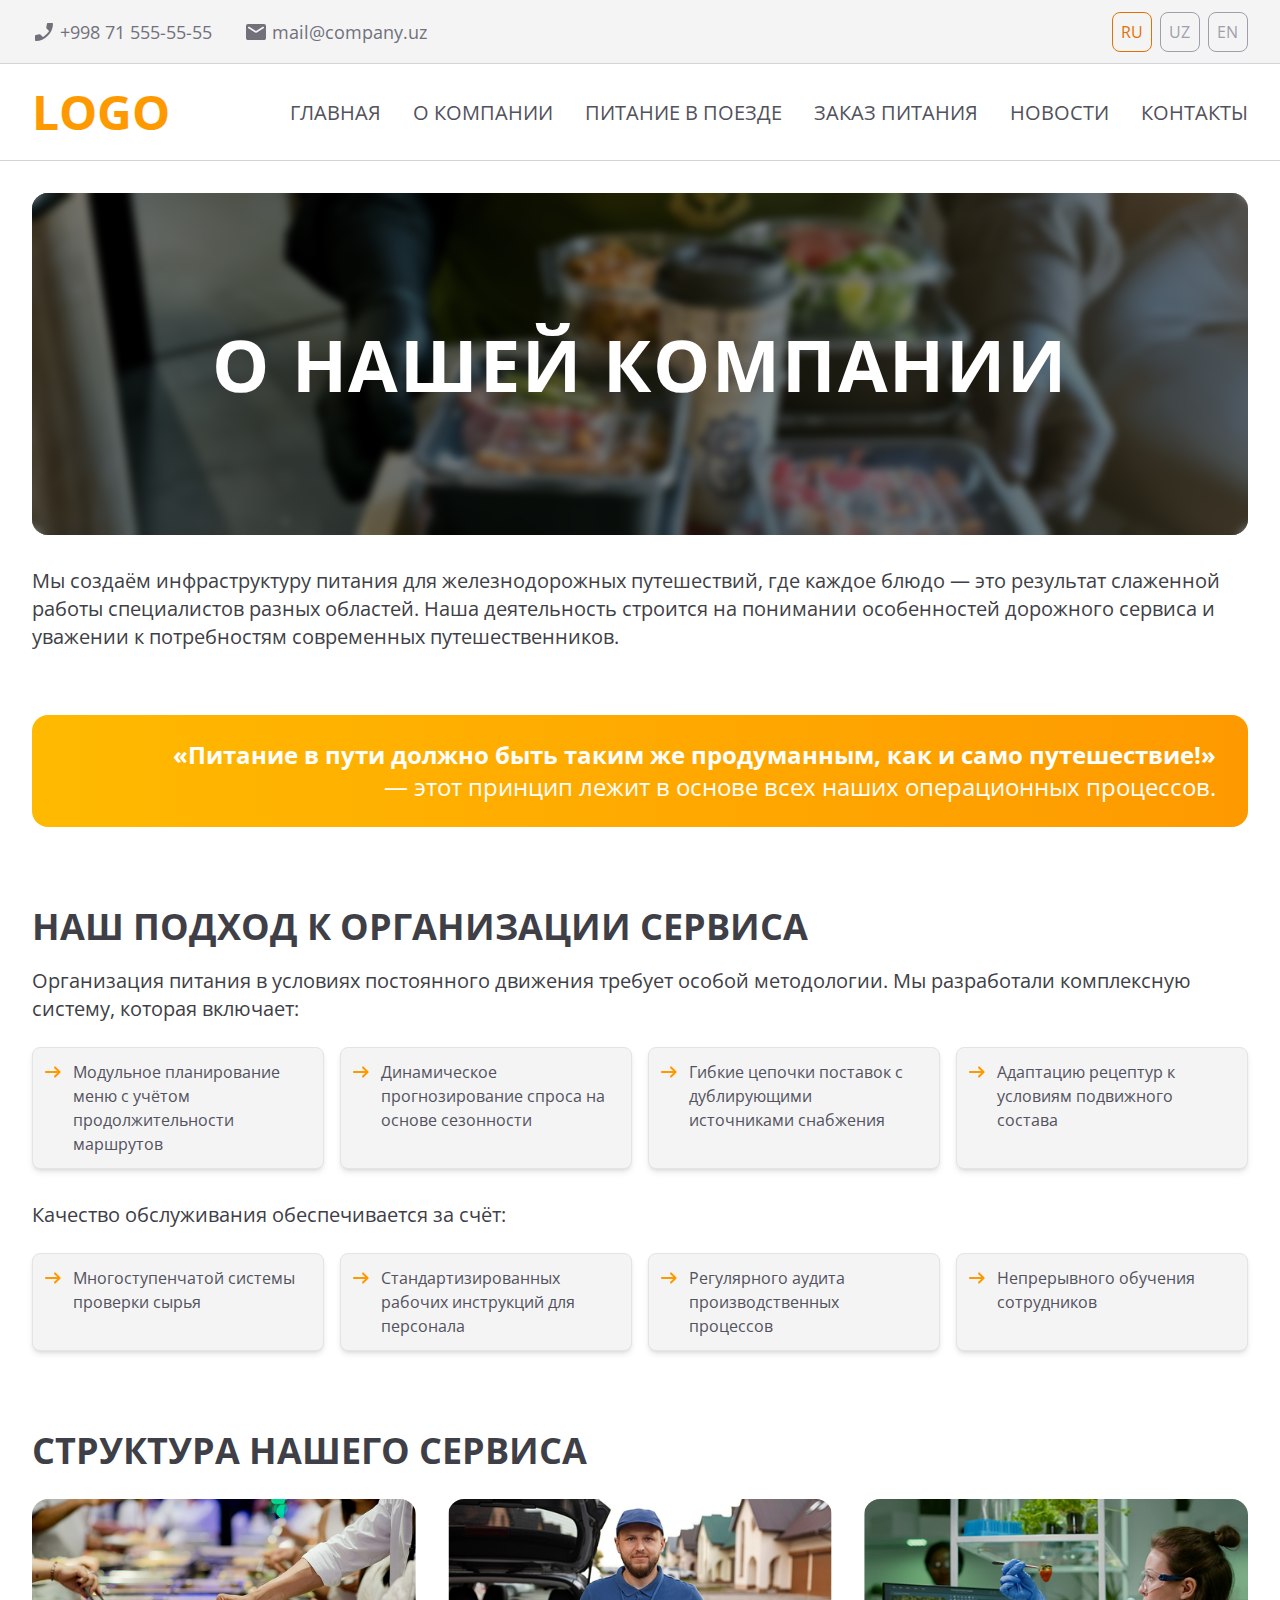
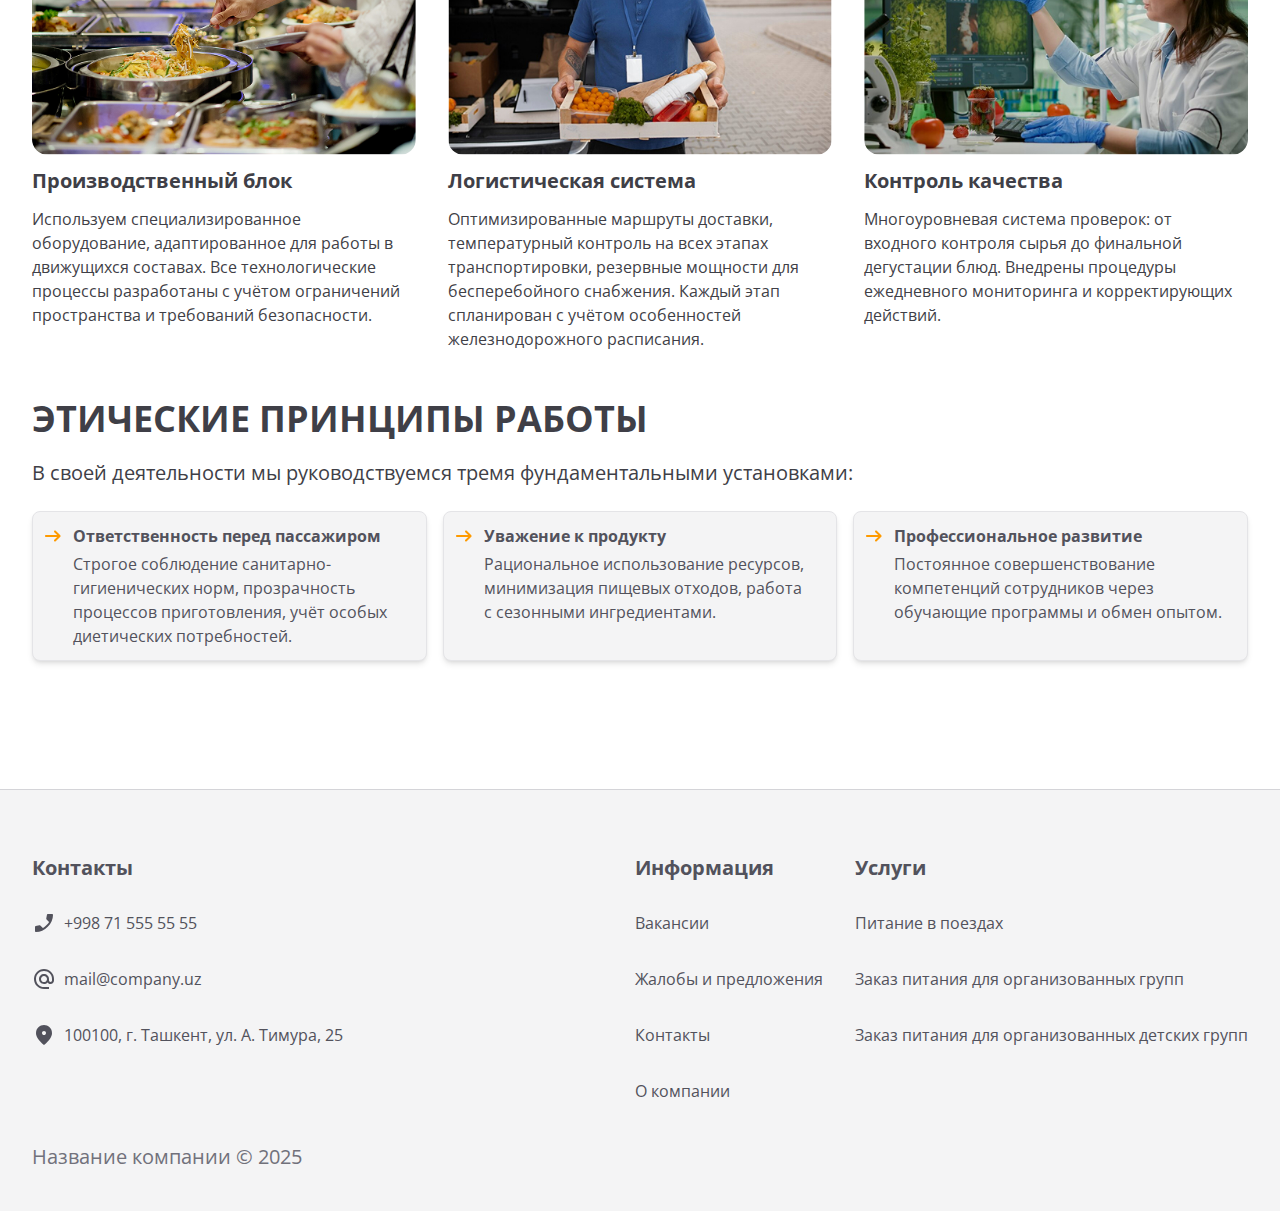
<file: about.html>
<!doctype html>
<html lang="ru">
  <head>
    <meta charset="UTF-8" />
    <link rel="icon" type="image/svg+xml" href="/vite.svg" />
    <meta name="viewport" content="width=device-width, initial-scale=1.0" />
    <link rel="preconnect" href="https://fonts.googleapis.com">
    <link rel="preconnect" href="https://fonts.gstatic.com" crossorigin>
    <link href="https://fonts.googleapis.com/css2?family=Open+Sans:ital,wght@0,300..800;1,300..800&family=PT+Mono&display=swap" rel="stylesheet">
    <script src="/public/sprite.svg" type="image/svg+xml"></script>
    <title>Питание в поезде</title>
  <script type="module" crossorigin src="./assets/main-BfKwP3S7.js"></script>
  <link rel="stylesheet" crossorigin href="./assets/main-Dy8RlqVM.css">
</head>
  <body>
    <div class="w-full h-16 bg-zinc-100 border-b border-zinc-300 justify-center items-center flex">
    <div class="container px-8 justify-end items-center flex">
      <div class="w-full justify-start items-center gap-8 hidden md:flex">
        <div class="justify-start items-center gap-1 flex">
          <div data-svg-wrapper>
          <svg width="24" height="24" viewBox="0 0 24 24" fill="none" xmlns="http://www.w3.org/2000/svg" class="text-zinc-500 w-6 h-6">
            <use xlink:href="#material-symbols:phone-enabled"></use>
          </svg>
          </div>
          <a href="tel: +998715555555" class="text-zinc-500 text-lg font-normal leading-7 hover:underline">+998 71 555-55-55</a>
        </div>
        <div class="justify-start items-center gap-1 flex">
          <div data-svg-wrapper>
          <svg width="24" height="24" viewBox="0 0 24 24" fill="none" xmlns="http://www.w3.org/2000/svg" class="text-zinc-500 w-6 h-6">
            <use xlink:href="#material-symbols:mail-rounded"></use>
          </svg>
          </div>
          <a href="mailto: mail@company.uz" class="text-zinc-500 text-lg font-normal leading-7 hover:underline">mail@company.uz</a>
        </div>
      </div>
      <div class="justify-start items-center gap-2 flex">
        <button class="button-outline w-10 h-10">
          <div class="">Ru</div>
        </button>
        <button class="button-outline w-10 h-10 !border-zinc-400 !text-zinc-400 hover:!border-zinc-500 hover:!text-zinc-500 active:!border-zinc-600 active:!text-zinc-600">
          <div class="">Uz</div>
        </button>
        <button class="button-outline w-10 h-10 !border-zinc-400 !text-zinc-400 hover:!border-zinc-500 hover:!text-zinc-500 active:!border-zinc-600 active:!text-zinc-600">
          <div class="">En</div>
        </button>
      </div>
    </div>
</div>
    
<div class="lg:min-h-24 bg-white border-b border-zinc-300 flex justify-center items-center gap-2.5 sticky top-0 left-0 z-30 py-6">
    <nav class="container flex self-stretch px-8 justify-start items-center gap-8 flex-wrap">
        <a href="index.html" class="block text-amber-500 text-5xl font-bold uppercase">Logo</a>
        <div class="flex justify-end items-center gap-8 grow shrink w-full flex-[1_1_0] lg:hidden">
            <button id="menu-toggle" class="lg:hidden text-amber-500 text-3xl">&#9776;</button>
        </div>
        <div id="menu-items" class="hidden lg:flex w-full lg:flex-[1_1_0] py-8 lg:py-0 lg:h-5 justify-end items-center gap-8 lg:gap-4 xl:gap-8 flex-col lg:flex-row flex-nowrap">
            
            <a href="index.html" class="text-zinc-600 text-xl lg:text-base xl:text-xl font-normal uppercase leading-tight hover:text-amber-600 active:text-amber-700">Главная</a>
            
            <a href="about.html" class="text-zinc-600 text-xl lg:text-base xl:text-xl font-normal uppercase leading-tight hover:text-amber-600 active:text-amber-700">О компании</a>
            
            <a href="food_on_train.html" class="text-zinc-600 text-xl lg:text-base xl:text-xl font-normal uppercase leading-tight hover:text-amber-600 active:text-amber-700">Питание в поезде</a>
            
            <a href="order_food.html" class="text-zinc-600 text-xl lg:text-base xl:text-xl font-normal uppercase leading-tight hover:text-amber-600 active:text-amber-700">Заказ питания</a>
            
            <a href="news.html" class="text-zinc-600 text-xl lg:text-base xl:text-xl font-normal uppercase leading-tight hover:text-amber-600 active:text-amber-700">Новости</a>
            
            <a href="contacts.html" class="text-zinc-600 text-xl lg:text-base xl:text-xl font-normal uppercase leading-tight hover:text-amber-600 active:text-amber-700">Контакты</a>
            
        </div>
    </nav>
</div>

    <div class="w-full flex flex-col items-center pt-8 pb-32">
        <div class="container">
            <header class="">
                <div class="banner aspect-[2/1] lg:aspect-[32/9]">
                    <img src="./media/about-banner.jpg" alt="" class="banner-img">
                    <div class="backdrop-blur-xs bg-[rgba(0,0,0,0.5)] absolute top-0 left-0 z-10 w-full h-full"></div>
                    <h1 class="banner-title text-center text-white text-4xl md:text-7xl font-bold uppercase tracking-wide z-20 px-4">О нашей компании</h1>
                </div>
            </header>
            <p class="text-xl leading-7 mt-8 mb-16">Мы создаём инфраструктуру питания для железнодорожных путешествий, где каждое блюдо — это результат слаженной работы специалистов разных областей. Наша деятельность строится на понимании особенностей дорожного сервиса и уважении к потребностям современных путешественников.</p>
            <blockquote class="px-8 py-6 bg-gradient-to-r from-amber-400 to-amber-500 rounded-2xl flex-col justify-center items-center gap-4 flex">
                <p class="self-stretch text-right text-white text-2xl"><strong>«Питание в пути должно быть таким же продуманным, как и само путешествие!»</strong><br /> — этот принцип лежит в основе всех наших операционных процессов.</p>
            </blockquote>

            <div class="py-8">
                <h2 class="text-zinc-700 text-4xl font-bold uppercase mt-12 pb-5">Наш подход к организации сервиса</h2>
                  <p class="text-zinc-700 text-xl font-normal leading-7 mb-6">Организация питания в условиях постоянного движения требует особой методологии. Мы разработали комплексную систему, которая включает:</p>
                <div class="gap-4 grid grid-cols-1 md:grid-cols-2 lg:grid-cols-4 items-stretch">
                    
                    
                        <div class="pl-2 pr-6 py-3 bg-zinc-100 rounded-lg shadow-[0px_2px_4px_-2px_rgba(0,0,0,0.10)] shadow-md border border-zinc-200 justify-start items-start gap-2 flex overflow-hidden">
    <svg width="24" height="24" viewBox="0 0 24 24" fill="none" xmlns="http://www.w3.org/2000/svg" class="text-amber-500 shrink-0">
        <use xlink:href="#material-symbols:arrow-right-alt-rounded"></use>
    </svg>
    <div class="w-full">
        
        <p class="text-zinc-600 text-base font-normal leading-normal">Модульное планирование меню с учётом продолжительности маршрутов</p>
    </div>
</div>
                    
                        <div class="pl-2 pr-6 py-3 bg-zinc-100 rounded-lg shadow-[0px_2px_4px_-2px_rgba(0,0,0,0.10)] shadow-md border border-zinc-200 justify-start items-start gap-2 flex overflow-hidden">
    <svg width="24" height="24" viewBox="0 0 24 24" fill="none" xmlns="http://www.w3.org/2000/svg" class="text-amber-500 shrink-0">
        <use xlink:href="#material-symbols:arrow-right-alt-rounded"></use>
    </svg>
    <div class="w-full">
        
        <p class="text-zinc-600 text-base font-normal leading-normal">Динамическое прогнозирование спроса на основе сезонности</p>
    </div>
</div>
                    
                        <div class="pl-2 pr-6 py-3 bg-zinc-100 rounded-lg shadow-[0px_2px_4px_-2px_rgba(0,0,0,0.10)] shadow-md border border-zinc-200 justify-start items-start gap-2 flex overflow-hidden">
    <svg width="24" height="24" viewBox="0 0 24 24" fill="none" xmlns="http://www.w3.org/2000/svg" class="text-amber-500 shrink-0">
        <use xlink:href="#material-symbols:arrow-right-alt-rounded"></use>
    </svg>
    <div class="w-full">
        
        <p class="text-zinc-600 text-base font-normal leading-normal">Гибкие цепочки поставок с дублирующими источниками снабжения</p>
    </div>
</div>
                    
                        <div class="pl-2 pr-6 py-3 bg-zinc-100 rounded-lg shadow-[0px_2px_4px_-2px_rgba(0,0,0,0.10)] shadow-md border border-zinc-200 justify-start items-start gap-2 flex overflow-hidden">
    <svg width="24" height="24" viewBox="0 0 24 24" fill="none" xmlns="http://www.w3.org/2000/svg" class="text-amber-500 shrink-0">
        <use xlink:href="#material-symbols:arrow-right-alt-rounded"></use>
    </svg>
    <div class="w-full">
        
        <p class="text-zinc-600 text-base font-normal leading-normal">Адаптацию рецептур к условиям подвижного состава</p>
    </div>
</div>
                    
                </div>
                <p class="text-zinc-700 text-xl font-normal leading-7 mt-8 mb-6">Качество обслуживания обеспечивается за счёт:</p>
                <div class="gap-4 grid grid-cols-1 md:grid-cols-2 lg:grid-cols-4 items-stretch">
                    
                    
                        <div class="pl-2 pr-6 py-3 bg-zinc-100 rounded-lg shadow-[0px_2px_4px_-2px_rgba(0,0,0,0.10)] shadow-md border border-zinc-200 justify-start items-start gap-2 flex overflow-hidden">
    <svg width="24" height="24" viewBox="0 0 24 24" fill="none" xmlns="http://www.w3.org/2000/svg" class="text-amber-500 shrink-0">
        <use xlink:href="#material-symbols:arrow-right-alt-rounded"></use>
    </svg>
    <div class="w-full">
        
        <p class="text-zinc-600 text-base font-normal leading-normal">Многоступенчатой системы проверки сырья</p>
    </div>
</div>
                    
                        <div class="pl-2 pr-6 py-3 bg-zinc-100 rounded-lg shadow-[0px_2px_4px_-2px_rgba(0,0,0,0.10)] shadow-md border border-zinc-200 justify-start items-start gap-2 flex overflow-hidden">
    <svg width="24" height="24" viewBox="0 0 24 24" fill="none" xmlns="http://www.w3.org/2000/svg" class="text-amber-500 shrink-0">
        <use xlink:href="#material-symbols:arrow-right-alt-rounded"></use>
    </svg>
    <div class="w-full">
        
        <p class="text-zinc-600 text-base font-normal leading-normal">Стандартизированных рабочих инструкций для персонала</p>
    </div>
</div>
                    
                        <div class="pl-2 pr-6 py-3 bg-zinc-100 rounded-lg shadow-[0px_2px_4px_-2px_rgba(0,0,0,0.10)] shadow-md border border-zinc-200 justify-start items-start gap-2 flex overflow-hidden">
    <svg width="24" height="24" viewBox="0 0 24 24" fill="none" xmlns="http://www.w3.org/2000/svg" class="text-amber-500 shrink-0">
        <use xlink:href="#material-symbols:arrow-right-alt-rounded"></use>
    </svg>
    <div class="w-full">
        
        <p class="text-zinc-600 text-base font-normal leading-normal">Регулярного аудита производственных процессов</p>
    </div>
</div>
                    
                        <div class="pl-2 pr-6 py-3 bg-zinc-100 rounded-lg shadow-[0px_2px_4px_-2px_rgba(0,0,0,0.10)] shadow-md border border-zinc-200 justify-start items-start gap-2 flex overflow-hidden">
    <svg width="24" height="24" viewBox="0 0 24 24" fill="none" xmlns="http://www.w3.org/2000/svg" class="text-amber-500 shrink-0">
        <use xlink:href="#material-symbols:arrow-right-alt-rounded"></use>
    </svg>
    <div class="w-full">
        
        <p class="text-zinc-600 text-base font-normal leading-normal">Непрерывного обучения сотрудников</p>
    </div>
</div>
                    
                </div>
              </div>
            <h2 class="self-stretch text-zinc-700 text-4xl font-bold uppercase mt-12 mb-7">Структура нашего сервиса</h2>
            <div class="grid grid-cols-1 md:grid-cols-3 gap-8">
                

                
                    <div>
                        <img src="./media/about-01.jpg" alt="" class="rounded-2xl aspect-[3/2] object-cover w-full">
                        <h3 class="text-xl font-bold leading-7 w-full mt-3 mb-3">Производственный блок</h3>
                        <p class="text-base font-normal leading-normal w-full">Используем специализированное оборудование, адаптированное для работы в движущихся составах. Все технологические процессы разработаны с учётом ограничений пространства и требований безопасности.</p>
                    </div>
                
                    <div>
                        <img src="./media/about-02.jpg" alt="" class="rounded-2xl aspect-[3/2] object-cover w-full">
                        <h3 class="text-xl font-bold leading-7 w-full mt-3 mb-3">Логистическая система</h3>
                        <p class="text-base font-normal leading-normal w-full">Оптимизированные маршруты доставки, температурный контроль на всех этапах транспортировки, резервные мощности для бесперебойного снабжения. Каждый этап спланирован с учётом особенностей железнодорожного расписания.</p>
                    </div>
                
                    <div>
                        <img src="./media/about-03.jpg" alt="" class="rounded-2xl aspect-[3/2] object-cover w-full">
                        <h3 class="text-xl font-bold leading-7 w-full mt-3 mb-3">Контроль качества</h3>
                        <p class="text-base font-normal leading-normal w-full">Многоуровневая система проверок: от входного контроля сырья до финальной дегустации блюд. Внедрены процедуры ежедневного мониторинга и корректирующих действий.</p>
                    </div>
                
            </div>
            <h2 class="self-stretch text-4xl font-bold uppercase mt-12 mb-5">Этические принципы работы</h2>
            <p class="self-stretch text-xl font-normal leading-7 mb-6">В своей деятельности мы руководствуемся тремя фундаментальными установками:</p>
            <div class="gap-4 grid grid-cols-1 md:grid-cols-2 lg:grid-cols-3 items-stretch">
                
                
                    <div class="pl-2 pr-6 py-3 bg-zinc-100 rounded-lg shadow-[0px_2px_4px_-2px_rgba(0,0,0,0.10)] shadow-md border border-zinc-200 justify-start items-start gap-2 flex overflow-hidden">
    <svg width="24" height="24" viewBox="0 0 24 24" fill="none" xmlns="http://www.w3.org/2000/svg" class="text-amber-500 shrink-0">
        <use xlink:href="#material-symbols:arrow-right-alt-rounded"></use>
    </svg>
    <div class="w-full">
        
        <h2 class="text-zinc-600 text-base font-bold leading-normal mb-1">Ответственность перед пассажиром</h2>
        
        <p class="text-zinc-600 text-base font-normal leading-normal">Строгое соблюдение санитарно-гигиенических норм, прозрачность процессов приготовления, учёт особых диетических потребностей.</p>
    </div>
</div>
                
                    <div class="pl-2 pr-6 py-3 bg-zinc-100 rounded-lg shadow-[0px_2px_4px_-2px_rgba(0,0,0,0.10)] shadow-md border border-zinc-200 justify-start items-start gap-2 flex overflow-hidden">
    <svg width="24" height="24" viewBox="0 0 24 24" fill="none" xmlns="http://www.w3.org/2000/svg" class="text-amber-500 shrink-0">
        <use xlink:href="#material-symbols:arrow-right-alt-rounded"></use>
    </svg>
    <div class="w-full">
        
        <h2 class="text-zinc-600 text-base font-bold leading-normal mb-1">Уважение к продукту</h2>
        
        <p class="text-zinc-600 text-base font-normal leading-normal">Рациональное использование ресурсов, минимизация пищевых отходов, работа с сезонными ингредиентами.</p>
    </div>
</div>
                
                    <div class="pl-2 pr-6 py-3 bg-zinc-100 rounded-lg shadow-[0px_2px_4px_-2px_rgba(0,0,0,0.10)] shadow-md border border-zinc-200 justify-start items-start gap-2 flex overflow-hidden">
    <svg width="24" height="24" viewBox="0 0 24 24" fill="none" xmlns="http://www.w3.org/2000/svg" class="text-amber-500 shrink-0">
        <use xlink:href="#material-symbols:arrow-right-alt-rounded"></use>
    </svg>
    <div class="w-full">
        
        <h2 class="text-zinc-600 text-base font-bold leading-normal mb-1">Профессиональное развитие</h2>
        
        <p class="text-zinc-600 text-base font-normal leading-normal">Постоянное совершенствование компетенций сотрудников через обучающие программы и обмен опытом.</p>
    </div>
</div>
                
            </div>
        </div>
    </div>

    <div style="display: none;">
        <svg xmlns="http://www.w3.org/2000/svg">
  <symbol id="material-symbols:menu" viewBox="0 0 24 24" fill="none">
    <path d="M3 18V16H21V18H3ZM3 13V11H21V13H3ZM3 8V6H21V8H3Z" fill="currentColor"></path>
  </symbol>

  <symbol id="material-symbols:menu-rounded" viewBox="0 0 24 24" fill="none">
    <path d="M4 18C3.71667 18 3.47934 17.904 3.288 17.712C3.09667 17.52 3.00067 17.2827 3 17C2.99934 16.7173 3.09534 16.48 3.288 16.288C3.48067 16.096 3.718 16 4 16H20C20.2833 16 20.521 16.096 20.713 16.288C20.905 16.48 21.0007 16.7173 21 17C20.9993 17.2827 20.9033 17.5203 20.712 17.713C20.5207 17.9057 20.2833 18.0013 20 18H4ZM4 13C3.71667 13 3.47934 12.904 3.288 12.712C3.09667 12.52 3.00067 12.2827 3 12C2.99934 11.7173 3.09534 11.48 3.288 11.288C3.48067 11.096 3.718 11 4 11H20C20.2833 11 20.521 11.096 20.713 11.288C20.905 11.48 21.0007 11.7173 21 12C20.9993 12.2827 20.9033 12.5203 20.712 12.713C20.5207 12.9057 20.2833 13.0013 20 13H4ZM4 8C3.71667 8 3.47934 7.904 3.288 7.712C3.09667 7.52 3.00067 7.28267 3 7C2.99934 6.71733 3.09534 6.48 3.288 6.288C3.48067 6.096 3.718 6 4 6H20C20.2833 6 20.521 6.096 20.713 6.288C20.905 6.48 21.0007 6.71733 21 7C20.9993 7.28267 20.9033 7.52033 20.712 7.713C20.5207 7.90567 20.2833 8.00133 20 8H4Z" fill="currentColor"></path>
  </symbol>

  <symbol id="material-symbols:chevron-left" viewBox="0 0 24 24" fill="none">
    <path d="M14 18L8 12L14 6L15.4 7.4L10.8 12L15.4 16.6L14 18Z" fill="currentColor"></path>
  </symbol>

  <symbol id="material-symbols:chevron-left-rounded" viewBox="0 0 24 24" fill="none">
    <path d="M10.8001 12L14.7001 15.9C14.8834 16.0833 14.9751 16.3167 14.9751 16.6C14.9751 16.8833 14.8834 17.1167 14.7001 17.3C14.5167 17.4833 14.2834 17.575 14.0001 17.575C13.7167 17.575 13.4834 17.4833 13.3001 17.3L8.70006 12.7C8.60006 12.6 8.5294 12.4917 8.48806 12.375C8.44673 12.2583 8.42573 12.1333 8.42506 12C8.4244 11.8667 8.4454 11.7417 8.48806 11.625C8.53073 11.5083 8.6014 11.4 8.70006 11.3L13.3001 6.69999C13.4834 6.51665 13.7167 6.42499 14.0001 6.42499C14.2834 6.42499 14.5167 6.51665 14.7001 6.69999C14.8834 6.88332 14.9751 7.11665 14.9751 7.39999C14.9751 7.68332 14.8834 7.91665 14.7001 8.09999L10.8001 12Z" fill="currentColor"></path>
  </symbol>

  <symbol id="material-symbols:chevron-right" viewBox="0 0 24 24" fill="none">
    <path d="M12.6 12L8 7.4L9.4 6L15.4 12L9.4 18L8 16.6L12.6 12Z" fill="currentColor"></path>
  </symbol>

  <symbol id="material-symbols:chevron-right-rounded" viewBox="0 0 24 24" fill="none">
    <path d="M12.6 12L8.70005 8.09999C8.51672 7.91665 8.42505 7.68332 8.42505 7.39999C8.42505 7.11665 8.51672 6.88332 8.70005 6.69999C8.88338 6.51665 9.11671 6.42499 9.40005 6.42499C9.68338 6.42499 9.91672 6.51665 10.1 6.69999L14.7 11.3C14.8 11.4 14.871 11.5083 14.913 11.625C14.955 11.7417 14.9757 11.8667 14.975 12C14.9744 12.1333 14.9537 12.2583 14.913 12.375C14.8724 12.4917 14.8014 12.6 14.7 12.7L10.1 17.3C9.91672 17.4833 9.68338 17.575 9.40005 17.575C9.11671 17.575 8.88338 17.4833 8.70005 17.3C8.51672 17.1167 8.42505 16.8833 8.42505 16.6C8.42505 16.3167 8.51672 16.0833 8.70005 15.9L12.6 12Z" fill="currentColor"></path>
  </symbol>

  <symbol id="material-symbols:arrow-left-alt" viewBox="0 0 24 24" fill="none">
    <path d="M10 18L4 12L10 6L11.4 7.45L7.85 11H20V13H7.85L11.4 16.55L10 18Z" fill="currentColor"></path>
  </symbol>

  <symbol id="material-symbols:arrow-left-alt-rounded" viewBox="0 0 24 24" fill="none">
    <path d="M7.8499 13L10.6999 15.85C10.8999 16.05 10.9959 16.2833 10.9879 16.55C10.9799 16.8166 10.8839 17.05 10.6999 17.25C10.4999 17.45 10.2626 17.5543 9.9879 17.563C9.71324 17.5716 9.47557 17.4756 9.2749 17.275L4.6999 12.7C4.4999 12.5 4.3999 12.2666 4.3999 12C4.3999 11.7333 4.4999 11.5 4.6999 11.3L9.2749 6.72498C9.4749 6.52498 9.71257 6.42931 9.9879 6.43798C10.2632 6.44665 10.5006 6.55065 10.6999 6.74998C10.8832 6.94998 10.9792 7.18331 10.9879 7.44998C10.9966 7.71665 10.9006 7.94998 10.6999 8.14998L7.8499 11H18.9999C19.2832 11 19.5209 11.096 19.7129 11.288C19.9049 11.48 20.0006 11.7173 19.9999 12C19.9992 12.2826 19.9032 12.5203 19.7119 12.713C19.5206 12.9056 19.2832 13.0013 18.9999 13H7.8499Z" fill="currentColor"></path>
  </symbol>

  <symbol id="material-symbols:arrow-right-alt" viewBox="0 0 24 24" fill="none">
    <path d="M14 18L12.6 16.55L16.15 13H4V11H16.15L12.6 7.45L14 6L20 12L14 18Z" fill="currentColor"></path>
  </symbol>

  <symbol id="material-symbols:arrow-right-alt-rounded" viewBox="0 0 24 24" fill="none">
    <path d="M16.15 13H5C4.71667 13 4.47934 12.904 4.288 12.712C4.09667 12.52 4.00067 12.2827 4 12C3.99934 11.7174 4.09534 11.48 4.288 11.288C4.48067 11.096 4.718 11 5 11H16.15L13.3 8.15002C13.1 7.95002 13.004 7.71669 13.012 7.45002C13.02 7.18336 13.116 6.95002 13.3 6.75002C13.5 6.55002 13.7377 6.44602 14.013 6.43802C14.2883 6.43002 14.5257 6.52569 14.725 6.72502L19.3 11.3C19.4 11.4 19.471 11.5084 19.513 11.625C19.555 11.7417 19.5757 11.8667 19.575 12C19.5743 12.1334 19.5537 12.2584 19.513 12.375C19.4723 12.4917 19.4013 12.6 19.3 12.7L14.725 17.275C14.525 17.475 14.2877 17.571 14.013 17.563C13.7383 17.555 13.5007 17.4507 13.3 17.25C13.1167 17.05 13.0207 16.8167 13.012 16.55C13.0033 16.2834 13.0993 16.05 13.3 15.85L16.15 13Z" fill="currentColor"></path>
  </symbol>

  <symbol id="material-symbols:arrow-left" viewBox="0 0 24 24" fill="none">
    <path d="M14 17L9 12L14 7V17Z" fill="currentColor"></path>
  </symbol>

  <symbol id="material-symbols:arrow-left-rounded" viewBox="0 0 24 24" fill="none">
    <path d="M13.15 16.15L9.52505 12.525C9.44171 12.4417 9.38338 12.3583 9.35005 12.275C9.31672 12.1917 9.30005 12.1 9.30005 12C9.30005 11.9 9.31672 11.8083 9.35005 11.725C9.38338 11.6417 9.44171 11.5583 9.52505 11.475L13.15 7.85001C13.2 7.80001 13.2544 7.76268 13.313 7.73801C13.3717 7.71335 13.434 7.70068 13.5 7.70001C13.6334 7.70001 13.75 7.74601 13.85 7.83801C13.95 7.93001 14 8.05068 14 8.20001V15.8C14 15.95 13.95 16.071 13.85 16.163C13.75 16.255 13.6334 16.3007 13.5 16.3C13.4667 16.3 13.35 16.25 13.15 16.15Z" fill="currentColor"></path>
  </symbol>

  <symbol id="material-symbols:arrow-right" viewBox="0 0 24 24" fill="none">
    <path d="M10 17V7L15 12L10 17Z" fill="currentColor"></path>
  </symbol>

  <symbol id="material-symbols:arrow-right-rounded" viewBox="0 0 24 24" fill="none">
    <path d="M10.5 16.3C10.3667 16.3 10.25 16.2543 10.15 16.163C10.05 16.0717 10 15.9507 10 15.8V8.20001C10 8.05001 10.05 7.92935 10.15 7.83801C10.25 7.74668 10.3667 7.70068 10.5 7.70001C10.5333 7.70001 10.65 7.75001 10.85 7.85001L14.475 11.475C14.5583 11.5583 14.6167 11.6417 14.65 11.725C14.6833 11.8083 14.7 11.9 14.7 12C14.7 12.1 14.6833 12.1917 14.65 12.275C14.6167 12.3583 14.5583 12.4417 14.475 12.525L10.85 16.15C10.8 16.2 10.746 16.2377 10.688 16.263C10.63 16.2883 10.5673 16.3007 10.5 16.3Z" fill="currentColor"></path>
  </symbol>

  <symbol id="material-symbols:arrow-downward-alt" viewBox="0 0 24 24" fill="none">
    <path d="M12 18L6 12L7.4 10.6L11 14.2V5H13V14.2L16.6 10.6L18 12L12 18Z" fill="currentColor"></path>
  </symbol>

  <symbol id="material-symbols:arrow-downward-alt-rounded" viewBox="0 0 24 24" fill="none">
    <path d="M11 14.2V6C11 5.71667 11.096 5.47934 11.288 5.288C11.48 5.09667 11.7174 5.00067 12 5C12.2827 4.99934 12.5204 5.09534 12.713 5.288C12.9057 5.48067 13.0014 5.718 13 6V14.2L15.9 11.3C16.0834 11.1167 16.3167 11.025 16.6 11.025C16.8834 11.025 17.1167 11.1167 17.3 11.3C17.4834 11.4833 17.575 11.7167 17.575 12C17.575 12.2833 17.4834 12.5167 17.3 12.7L12.7 17.3C12.5 17.5 12.2667 17.6 12 17.6C11.7334 17.6 11.5 17.5 11.3 17.3L6.70005 12.7C6.51672 12.5167 6.42505 12.2833 6.42505 12C6.42505 11.7167 6.51672 11.4833 6.70005 11.3C6.88338 11.1167 7.11672 11.025 7.40005 11.025C7.68338 11.025 7.91672 11.1167 8.10005 11.3L11 14.2Z" fill="currentColor"></path>
  </symbol>

  <symbol id="material-symbols:arrow-drop-down" viewBox="0 0 24 24" fill="none">
    <path d="M12 15L7 10H17L12 15Z" fill="currentColor"></path>
  </symbol>

  <symbol id="material-symbols:arrow-drop-down-rounded" viewBox="0 0 24 24" fill="none">
    <path d="M11.475 14.475L7.84995 10.85C7.79995 10.8 7.76262 10.746 7.73795 10.688C7.71328 10.63 7.70062 10.5673 7.69995 10.5C7.69995 10.3667 7.74595 10.25 7.83795 10.15C7.92995 10.05 8.05062 10 8.19995 10H15.8C15.95 10 16.071 10.05 16.163 10.15C16.255 10.25 16.3006 10.3667 16.3 10.5C16.3 10.5333 16.25 10.65 16.15 10.85L12.525 14.475C12.4416 14.5583 12.3583 14.6167 12.275 14.65C12.1916 14.6833 12.1 14.7 12 14.7C11.9 14.7 11.8083 14.6833 11.725 14.65C11.6416 14.6167 11.5583 14.5583 11.475 14.475Z" fill="currentColor"></path>
  </symbol>

  <symbol id="material-symbols:keyboard-arrow-down" viewBox="0 0 24 24" fill="none">
    <path d="M12 15.4L6 9.4L7.4 8L12 12.6L16.6 8L18 9.4L12 15.4Z" fill="currentColor"></path>
  </symbol>

  <symbol id="material-symbols:keyboard-arrow-down-rounded" viewBox="0 0 24 24" fill="none">
    <path d="M12 14.975C11.8667 14.975 11.7417 14.9543 11.625 14.913C11.5084 14.8717 11.4 14.8007 11.3 14.7L6.70005 10.1C6.51672 9.91665 6.42505 9.68332 6.42505 9.39999C6.42505 9.11665 6.51672 8.88332 6.70005 8.69999C6.88338 8.51665 7.11672 8.42499 7.40005 8.42499C7.68338 8.42499 7.91672 8.51665 8.10005 8.69999L12 12.6L15.9 8.69999C16.0834 8.51665 16.3167 8.42499 16.6 8.42499C16.8834 8.42499 17.1167 8.51665 17.3 8.69999C17.4834 8.88332 17.575 9.11665 17.575 9.39999C17.575 9.68332 17.4834 9.91665 17.3 10.1L12.7 14.7C12.6 14.8 12.4917 14.871 12.375 14.913C12.2584 14.955 12.1334 14.9757 12 14.975Z" fill="currentColor"></path>
  </symbol>

  <symbol id="material-symbols:arrow-upward-alt" viewBox="0 0 24 24" fill="none">
    <path d="M11 18V8.8L7.4 12.4L6 11L12 5L18 11L16.6 12.4L13 8.8V18H11Z" fill="currentColor"></path>
  </symbol>

  <symbol id="material-symbols:arrow-upward-alt-rounded" viewBox="0 0 24 24" fill="none">
    <path d="M11 8.80002L8.10005 11.7C7.91672 11.8834 7.68338 11.975 7.40005 11.975C7.11672 11.975 6.88338 11.8834 6.70005 11.7C6.51672 11.5167 6.42505 11.2834 6.42505 11C6.42505 10.7167 6.51672 10.4834 6.70005 10.3L11.3 5.70002C11.5 5.50002 11.7334 5.40002 12 5.40002C12.2667 5.40002 12.5 5.50002 12.7 5.70002L17.3 10.3C17.4834 10.4834 17.575 10.7167 17.575 11C17.575 11.2834 17.4834 11.5167 17.3 11.7C17.1167 11.8834 16.8834 11.975 16.6 11.975C16.3167 11.975 16.0834 11.8834 15.9 11.7L13 8.80002V17C13 17.2834 12.904 17.521 12.712 17.713C12.52 17.905 12.2827 18.0007 12 18C11.7174 17.9994 11.48 17.9034 11.288 17.712C11.096 17.5207 11 17.2834 11 17V8.80002Z" fill="currentColor"></path>
  </symbol>

  <symbol id="material-symbols:keyboard-arrow-up" viewBox="0 0 24 24" fill="none">
    <path d="M12 10.8L7.4 15.4L6 14L12 8L18 14L16.6 15.4L12 10.8Z" fill="currentColor"></path>
  </symbol>

  <symbol id="material-symbols:keyboard-arrow-up-rounded" viewBox="0 0 24 24" fill="none">
    <path d="M12 10.8L8.10005 14.7C7.91672 14.8834 7.68338 14.975 7.40005 14.975C7.11672 14.975 6.88338 14.8834 6.70005 14.7C6.51672 14.5167 6.42505 14.2834 6.42505 14C6.42505 13.7167 6.51672 13.4834 6.70005 13.3L11.3 8.70002C11.5 8.50002 11.7334 8.40002 12 8.40002C12.2667 8.40002 12.5 8.50002 12.7 8.70002L17.3 13.3C17.4834 13.4834 17.575 13.7167 17.575 14C17.575 14.2834 17.4834 14.5167 17.3 14.7C17.1167 14.8834 16.8834 14.975 16.6 14.975C16.3167 14.975 16.0834 14.8834 15.9 14.7L12 10.8Z" fill="currentColor"></path>
  </symbol>

  <symbol id="material-symbols:arrow-drop-up" viewBox="0 0 24 24" fill="none">
    <path d="M7 14L12 9L17 14H7Z" fill="currentColor"></path>
  </symbol>

  <symbol id="material-symbols:arrow-drop-up-rounded" viewBox="0 0 24 24" fill="none">
    <path d="M8.19995 14C8.04995 14 7.92928 13.95 7.83795 13.85C7.74662 13.75 7.70062 13.6333 7.69995 13.5C7.69995 13.4667 7.74995 13.35 7.84995 13.15L11.475 9.52499C11.5583 9.44165 11.6416 9.38332 11.725 9.34999C11.8083 9.31665 11.9 9.29999 12 9.29999C12.1 9.29999 12.1916 9.31665 12.275 9.34999C12.3583 9.38332 12.4416 9.44165 12.525 9.52499L16.15 13.15C16.2 13.2 16.2376 13.2543 16.263 13.313C16.2883 13.3717 16.3006 13.434 16.3 13.5C16.3 13.6333 16.2543 13.75 16.163 13.85C16.0716 13.95 15.9506 14 15.8 14H8.19995Z" fill="currentColor"></path>
  </symbol>

  <symbol id="material-symbols:search" viewBox="0 0 24 24" fill="none">
    <path d="M19.6 21L13.3 14.7C12.8 15.1 12.225 15.4167 11.575 15.65C10.925 15.8833 10.2333 16 9.5 16C7.68333 16 6.146 15.3707 4.888 14.112C3.63 12.8533 3.00067 11.316 3 9.5C2.99933 7.684 3.62867 6.14667 4.888 4.888C6.14733 3.62933 7.68467 3 9.5 3C11.3153 3 12.853 3.62933 14.113 4.888C15.373 6.14667 16.002 7.684 16 9.5C16 10.2333 15.8833 10.925 15.65 11.575C15.4167 12.225 15.1 12.8 14.7 13.3L21 19.6L19.6 21ZM9.5 14C10.75 14 11.8127 13.5627 12.688 12.688C13.5633 11.8133 14.0007 10.7507 14 9.5C13.9993 8.24933 13.562 7.187 12.688 6.313C11.814 5.439 10.7513 5.00133 9.5 5C8.24867 4.99867 7.18633 5.43633 6.313 6.313C5.43967 7.18967 5.002 8.252 5 9.5C4.998 10.748 5.43567 11.8107 6.313 12.688C7.19033 13.5653 8.25267 14.0027 9.5 14Z" fill="currentColor"></path>
  </symbol>

  <symbol id="material-symbols:search-rounded" viewBox="0 0 24 24" fill="none">
    <path d="M9.5 16C7.68333 16 6.146 15.3707 4.888 14.112C3.63 12.8533 3.00067 11.316 3 9.5C2.99933 7.684 3.62867 6.14667 4.888 4.888C6.14733 3.62933 7.68467 3 9.5 3C11.3153 3 12.853 3.62933 14.113 4.888C15.373 6.14667 16.002 7.684 16 9.5C16 10.2333 15.8833 10.925 15.65 11.575C15.4167 12.225 15.1 12.8 14.7 13.3L20.3 18.9C20.4833 19.0833 20.575 19.3167 20.575 19.6C20.575 19.8833 20.4833 20.1167 20.3 20.3C20.1167 20.4833 19.8833 20.575 19.6 20.575C19.3167 20.575 19.0833 20.4833 18.9 20.3L13.3 14.7C12.8 15.1 12.225 15.4167 11.575 15.65C10.925 15.8833 10.2333 16 9.5 16ZM9.5 14C10.75 14 11.8127 13.5627 12.688 12.688C13.5633 11.8133 14.0007 10.7507 14 9.5C13.9993 8.24933 13.562 7.187 12.688 6.313C11.814 5.439 10.7513 5.00133 9.5 5C8.24867 4.99867 7.18633 5.43633 6.313 6.313C5.43967 7.18967 5.002 8.252 5 9.5C4.998 10.748 5.43567 11.8107 6.313 12.688C7.19033 13.5653 8.25267 14.0027 9.5 14Z" fill="currentColor"></path>
  </symbol>

  <symbol id="material-symbols:location-on-outline" viewBox="0 0 24 24" fill="none">
    <path d="M12 12C12.55 12 13.021 11.8043 13.413 11.413C13.805 11.0217 14.0007 10.5507 14 10C13.9993 9.44933 13.8037 8.97867 13.413 8.588C13.0223 8.19733 12.5513 8.00133 12 8C11.4487 7.99867 10.978 8.19467 10.588 8.588C10.198 8.98133 10.002 9.452 10 10C9.998 10.548 10.194 11.019 10.588 11.413C10.982 11.807 11.4527 12.0027 12 12ZM12 19.35C14.0333 17.4833 15.5417 15.7877 16.525 14.263C17.5083 12.7383 18 11.384 18 10.2C18 8.38333 17.421 6.896 16.263 5.738C15.105 4.58 13.684 4.00067 12 4C10.316 3.99933 8.89533 4.57867 7.738 5.738C6.58067 6.89733 6.00133 8.38467 6 10.2C6 11.3833 6.49167 12.7377 7.475 14.263C8.45833 15.7883 9.96667 17.484 12 19.35ZM12 22C9.31667 19.7167 7.31267 17.596 5.988 15.638C4.66333 13.68 4.00067 11.8673 4 10.2C4 7.7 4.80433 5.70833 6.413 4.225C8.02167 2.74167 9.884 2 12 2C14.116 2 15.9787 2.74167 17.588 4.225C19.1973 5.70833 20.0013 7.7 20 10.2C20 11.8667 19.3377 13.6793 18.013 15.638C16.6883 17.5967 14.684 19.7173 12 22Z" fill="currentColor"></path>
  </symbol>

  <symbol id="material-symbols:location-on-outline-rounded" viewBox="0 0 24 24" fill="none">
    <path d="M12 19.35C14.0333 17.4833 15.5417 15.7877 16.525 14.263C17.5083 12.7383 18 11.384 18 10.2C18 8.38333 17.421 6.896 16.263 5.738C15.105 4.58 13.684 4.00067 12 4C10.316 3.99933 8.89533 4.57867 7.738 5.738C6.58067 6.89733 6.00133 8.38467 6 10.2C6 11.3833 6.49167 12.7377 7.475 14.263C8.45833 15.7883 9.96667 17.484 12 19.35ZM12 21.325C11.7667 21.325 11.5333 21.2833 11.3 21.2C11.0667 21.1167 10.8583 20.9917 10.675 20.825C9.59167 19.825 8.63333 18.85 7.8 17.9C6.96667 16.95 6.271 16.0293 5.713 15.138C5.155 14.2467 4.73 13.3883 4.438 12.563C4.146 11.7377 4 10.95 4 10.2C4 7.7 4.80433 5.70833 6.413 4.225C8.02167 2.74167 9.884 2 12 2C14.116 2 15.9787 2.74167 17.588 4.225C19.1973 5.70833 20.0013 7.7 20 10.2C20 10.95 19.8543 11.7377 19.563 12.563C19.2717 13.3883 18.8467 14.2467 18.288 15.138C17.7293 16.0293 17.0333 16.95 16.2 17.9C15.3667 18.85 14.4083 19.825 13.325 20.825C13.1417 20.9917 12.9333 21.1167 12.7 21.2C12.4667 21.2833 12.2333 21.325 12 21.325ZM12 12C12.55 12 13.021 11.8043 13.413 11.413C13.805 11.0217 14.0007 10.5507 14 10C13.9993 9.44933 13.8037 8.97867 13.413 8.588C13.0223 8.19733 12.5513 8.00133 12 8C11.4487 7.99867 10.978 8.19467 10.588 8.588C10.198 8.98133 10.002 9.452 10 10C9.998 10.548 10.194 11.019 10.588 11.413C10.982 11.807 11.4527 12.0027 12 12Z" fill="currentColor"></path>
  </symbol>

  <symbol id="material-symbols:location-on-rounded" viewBox="0 0 24 24" fill="none">
    <path d="M12 21.325C11.7667 21.325 11.5333 21.2833 11.3 21.2C11.0667 21.1167 10.8583 20.9917 10.675 20.825C9.59167 19.825 8.63333 18.85 7.8 17.9C6.96667 16.95 6.271 16.0293 5.713 15.138C5.155 14.2467 4.73 13.3883 4.438 12.563C4.146 11.7377 4 10.95 4 10.2C4 7.7 4.80433 5.70833 6.413 4.225C8.02167 2.74167 9.884 2 12 2C14.116 2 15.9787 2.74167 17.588 4.225C19.1973 5.70833 20.0013 7.7 20 10.2C20 10.95 19.8543 11.7377 19.563 12.563C19.2717 13.3883 18.8467 14.2467 18.288 15.138C17.7293 16.0293 17.0333 16.95 16.2 17.9C15.3667 18.85 14.4083 19.825 13.325 20.825C13.1417 20.9917 12.9333 21.1167 12.7 21.2C12.4667 21.2833 12.2333 21.325 12 21.325ZM12 12C12.55 12 13.021 11.8043 13.413 11.413C13.805 11.0217 14.0007 10.5507 14 10C13.9993 9.44933 13.8037 8.97867 13.413 8.588C13.0223 8.19733 12.5513 8.00133 12 8C11.4487 7.99867 10.978 8.19467 10.588 8.588C10.198 8.98133 10.002 9.452 10 10C9.998 10.548 10.194 11.019 10.588 11.413C10.982 11.807 11.4527 12.0027 12 12Z" fill="currentColor"></path>
  </symbol>

  <symbol id="material-symbols:alternate-email" viewBox="0 0 24 24" fill="none">
    <path d="M12 22C10.6167 22 9.31667 21.7373 8.1 21.212C6.88334 20.6867 5.825 19.9743 4.925 19.075C4.025 18.1757 3.31267 17.1173 2.788 15.9C2.26333 14.6827 2.00067 13.3827 2 12C1.99933 10.6173 2.262 9.31733 2.788 8.1C3.314 6.88267 4.02633 5.82433 4.925 4.925C5.82367 4.02567 6.882 3.31333 8.1 2.788C9.318 2.26267 10.618 2 12 2C13.382 2 14.682 2.26267 15.9 2.788C17.118 3.31333 18.1763 4.02567 19.075 4.925C19.9737 5.82433 20.6863 6.88267 21.213 8.1C21.7397 9.31733 22.002 10.6173 22 12V13.45C22 14.4333 21.6627 15.271 20.988 15.963C20.3133 16.655 19.484 17.0007 18.5 17C17.9167 17 17.3667 16.875 16.85 16.625C16.3333 16.375 15.9 16.0167 15.55 15.55C15.0667 16.0333 14.5207 16.396 13.912 16.638C13.3033 16.88 12.666 17.0007 12 17C10.6167 17 9.43767 16.5123 8.463 15.537C7.48834 14.5617 7.00067 13.3827 7 12C6.99933 10.6173 7.487 9.43833 8.463 8.463C9.439 7.48767 10.618 7 12 7C13.382 7 14.5613 7.48767 15.538 8.463C16.5147 9.43833 17.002 10.6173 17 12V13.45C17 13.8833 17.1417 14.25 17.425 14.55C17.7083 14.85 18.0667 15 18.5 15C18.9333 15 19.2917 14.85 19.575 14.55C19.8583 14.25 20 13.8833 20 13.45V12C20 9.76667 19.225 7.875 17.675 6.325C16.125 4.775 14.2333 4 12 4C9.76667 4 7.875 4.775 6.325 6.325C4.775 7.875 4 9.76667 4 12C4 14.2333 4.775 16.125 6.325 17.675C7.875 19.225 9.76667 20 12 20H17V22H12ZM12 15C12.8333 15 13.5417 14.7083 14.125 14.125C14.7083 13.5417 15 12.8333 15 12C15 11.1667 14.7083 10.4583 14.125 9.875C13.5417 9.29167 12.8333 9 12 9C11.1667 9 10.4583 9.29167 9.875 9.875C9.29167 10.4583 9 11.1667 9 12C9 12.8333 9.29167 13.5417 9.875 14.125C10.4583 14.7083 11.1667 15 12 15Z" fill="currentColor"></path>
  </symbol>

  <symbol id="material-symbols:alternate-email-rounded" viewBox="0 0 24 24" fill="none">
    <path d="M12 22C10.6167 22 9.31667 21.7373 8.1 21.212C6.88334 20.6867 5.825 19.9743 4.925 19.075C4.025 18.1757 3.31267 17.1173 2.788 15.9C2.26333 14.6827 2.00067 13.3827 2 12C1.99933 10.6173 2.262 9.31733 2.788 8.1C3.314 6.88267 4.02633 5.82433 4.925 4.925C5.82367 4.02567 6.882 3.31333 8.1 2.788C9.318 2.26267 10.618 2 12 2C13.382 2 14.682 2.26267 15.9 2.788C17.118 3.31333 18.1763 4.02567 19.075 4.925C19.9737 5.82433 20.6863 6.88267 21.213 8.1C21.7397 9.31733 22.002 10.6173 22 12V13.45C22 14.4333 21.6627 15.271 20.988 15.963C20.3133 16.655 19.484 17.0007 18.5 17C17.9167 17 17.3667 16.875 16.85 16.625C16.3333 16.375 15.9 16.0167 15.55 15.55C15.0667 16.0333 14.5207 16.396 13.912 16.638C13.3033 16.88 12.666 17.0007 12 17C10.6167 17 9.43767 16.5123 8.463 15.537C7.48834 14.5617 7.00067 13.3827 7 12C6.99933 10.6173 7.487 9.43833 8.463 8.463C9.439 7.48767 10.618 7 12 7C13.382 7 14.5613 7.48767 15.538 8.463C16.5147 9.43833 17.002 10.6173 17 12V13.45C17 13.8833 17.1417 14.25 17.425 14.55C17.7083 14.85 18.0667 15 18.5 15C18.9333 15 19.2917 14.85 19.575 14.55C19.8583 14.25 20 13.8833 20 13.45V12C20 9.76667 19.225 7.875 17.675 6.325C16.125 4.775 14.2333 4 12 4C9.76667 4 7.875 4.775 6.325 6.325C4.775 7.875 4 9.76667 4 12C4 14.2333 4.775 16.125 6.325 17.675C7.875 19.225 9.76667 20 12 20H16C16.2833 20 16.521 20.096 16.713 20.288C16.905 20.48 17.0007 20.7173 17 21C16.9993 21.2827 16.9033 21.5203 16.712 21.713C16.5207 21.9057 16.2833 22.0013 16 22H12ZM12 15C12.8333 15 13.5417 14.7083 14.125 14.125C14.7083 13.5417 15 12.8333 15 12C15 11.1667 14.7083 10.4583 14.125 9.875C13.5417 9.29167 12.8333 9 12 9C11.1667 9 10.4583 9.29167 9.875 9.875C9.29167 10.4583 9 11.1667 9 12C9 12.8333 9.29167 13.5417 9.875 14.125C10.4583 14.7083 11.1667 15 12 15Z" fill="currentColor"></path>
  </symbol>

  <symbol id="material-symbols:mail-outline" viewBox="0 0 24 24" fill="none">
    <path d="M4 20C3.45 20 2.97933 19.8043 2.588 19.413C2.19667 19.0217 2.00067 18.5507 2 18V6C2 5.45 2.196 4.97933 2.588 4.588C2.98 4.19667 3.45067 4.00067 4 4H20C20.55 4 21.021 4.196 21.413 4.588C21.805 4.98 22.0007 5.45067 22 6V18C22 18.55 21.8043 19.021 21.413 19.413C21.0217 19.805 20.5507 20.0007 20 20H4ZM12 13L4 8V18H20V8L12 13ZM12 11L20 6H4L12 11ZM4 8V6V18V8Z" fill="currentColor"></path>
  </symbol>

  <symbol id="material-symbols:mail-outline-rounded" viewBox="0 0 24 24" fill="none">
    <path d="M4 20C3.45 20 2.97933 19.8043 2.588 19.413C2.19667 19.0217 2.00067 18.5507 2 18V6C2 5.45 2.196 4.97933 2.588 4.588C2.98 4.19667 3.45067 4.00067 4 4H20C20.55 4 21.021 4.196 21.413 4.588C21.805 4.98 22.0007 5.45067 22 6V18C22 18.55 21.8043 19.021 21.413 19.413C21.0217 19.805 20.5507 20.0007 20 20H4ZM20 8L12.525 12.675C12.4417 12.725 12.3543 12.7627 12.263 12.788C12.1717 12.8133 12.084 12.8257 12 12.825C11.916 12.8243 11.8287 12.812 11.738 12.788C11.6473 12.764 11.5597 12.7263 11.475 12.675L4 8V18H20V8ZM12 11L20 6H4L12 11ZM4 8.25V6.775V6.8V6.788V8.25Z" fill="currentColor"></path>
  </symbol>

  <symbol id="material-symbols:mail" viewBox="0 0 24 24" fill="none">
    <path d="M4 20C3.45 20 2.97933 19.8043 2.588 19.413C2.19667 19.0217 2.00067 18.5507 2 18V6C2 5.45 2.196 4.97933 2.588 4.588C2.98 4.19667 3.45067 4.00067 4 4H20C20.55 4 21.021 4.196 21.413 4.588C21.805 4.98 22.0007 5.45067 22 6V18C22 18.55 21.8043 19.021 21.413 19.413C21.0217 19.805 20.5507 20.0007 20 20H4ZM12 13L20 8V6L12 11L4 6V8L12 13Z" fill="currentColor"></path>
  </symbol>

  <symbol id="material-symbols:mail-rounded" viewBox="0 0 24 24" fill="none">
    <path d="M4 20C3.45 20 2.97933 19.8043 2.588 19.413C2.19667 19.0217 2.00067 18.5507 2 18V6C2 5.45 2.196 4.97933 2.588 4.588C2.98 4.19667 3.45067 4.00067 4 4H20C20.55 4 21.021 4.196 21.413 4.588C21.805 4.98 22.0007 5.45067 22 6V18C22 18.55 21.8043 19.021 21.413 19.413C21.0217 19.805 20.5507 20.0007 20 20H4ZM12 12.825C12.0833 12.825 12.171 12.8123 12.263 12.787C12.355 12.7617 12.4423 12.7243 12.525 12.675L19.6 8.25C19.7333 8.16667 19.8333 8.06267 19.9 7.938C19.9667 7.81333 20 7.67567 20 7.525C20 7.19167 19.8583 6.94167 19.575 6.775C19.2917 6.60833 19 6.61667 18.7 6.8L12 11L5.3 6.8C5 6.61667 4.70833 6.61267 4.425 6.788C4.14167 6.96333 4 7.209 4 7.525C4 7.69167 4.03333 7.83767 4.1 7.963C4.16667 8.08833 4.26667 8.184 4.4 8.25L11.475 12.675C11.5583 12.725 11.646 12.7627 11.738 12.788C11.83 12.8133 11.9173 12.8257 12 12.825Z" fill="currentColor"></path>
  </symbol>

  <symbol id="material-symbols:phone-enabled" viewBox="0 0 24 24" fill="none">
    <path d="M4.05 21C3.75 21 3.5 20.9 3.3 20.7C3.1 20.5 3 20.25 3 19.95V15.9C3 15.6833 3.075 15.4877 3.225 15.313C3.375 15.1383 3.56667 15.0173 3.8 14.95L7.25 14.25C7.48333 14.2167 7.721 14.2377 7.963 14.313C8.205 14.3883 8.40067 14.5007 8.55 14.65L10.9 17C11.5333 16.6333 12.1333 16.229 12.7 15.787C13.2667 15.345 13.8083 14.866 14.325 14.35C14.875 13.8167 15.3793 13.2627 15.838 12.688C16.2967 12.1133 16.6923 11.5173 17.025 10.9L14.6 8.45C14.4667 8.31667 14.375 8.15833 14.325 7.975C14.275 7.79167 14.2667 7.56667 14.3 7.3L14.95 3.8C14.9833 3.58333 15.0917 3.396 15.275 3.238C15.4583 3.08 15.6667 3.00067 15.9 3H19.95C20.25 3 20.5 3.1 20.7 3.3C20.9 3.5 21 3.75 21 4.05C21 6.13333 20.546 8.19167 19.638 10.225C18.73 12.2583 17.4423 14.1083 15.775 15.775C14.1077 17.4417 12.2577 18.7293 10.225 19.638C8.19233 20.5467 6.134 21.0007 4.05 21Z" fill="currentColor"></path>
  </symbol>

  <symbol id="material-symbols:phone-enabled-outline" viewBox="0 0 24 24" fill="none">
    <path d="M4.05 21C3.75 21 3.5 20.9 3.3 20.7C3.1 20.5 3 20.25 3 19.95V15.9C3 15.6833 3.075 15.4877 3.225 15.313C3.375 15.1383 3.56667 15.0173 3.8 14.95L7.25 14.25C7.48333 14.2167 7.721 14.2377 7.963 14.313C8.205 14.3883 8.40067 14.5007 8.55 14.65L10.9 17C11.5333 16.6333 12.1333 16.229 12.7 15.787C13.2667 15.345 13.8083 14.866 14.325 14.35C14.875 13.8167 15.3793 13.2627 15.838 12.688C16.2967 12.1133 16.6923 11.5173 17.025 10.9L14.6 8.45C14.4667 8.31667 14.375 8.15833 14.325 7.975C14.275 7.79167 14.2667 7.56667 14.3 7.3L14.95 3.8C14.9833 3.58333 15.0917 3.396 15.275 3.238C15.4583 3.08 15.6667 3.00067 15.9 3H19.95C20.25 3 20.5 3.1 20.7 3.3C20.9 3.5 21 3.75 21 4.05C21 6.13333 20.546 8.19167 19.638 10.225C18.73 12.2583 17.4423 14.1083 15.775 15.775C14.1077 17.4417 12.2577 18.7293 10.225 19.638C8.19233 20.5467 6.134 21.0007 4.05 21ZM17.95 9C18.2333 8.35 18.45 7.69167 18.6 7.025C18.75 6.35833 18.8667 5.68333 18.95 5H16.75L16.3 7.35L17.95 9ZM9 17.9L7.35 16.25L5 16.75V18.95C5.68333 18.9 6.35833 18.7833 7.025 18.6C7.69167 18.4167 8.35 18.1833 9 17.9Z" fill="currentColor"></path>
  </symbol>

  <symbol id="material-symbols:link" viewBox="0 0 24 24" fill="none">
    <path d="M11 17H7C5.61667 17 4.43767 16.5123 3.463 15.537C2.48833 14.5617 2.00067 13.3827 2 12C1.99933 10.6173 2.487 9.43833 3.463 8.463C4.439 7.48767 5.618 7 7 7H11V9H7C6.16667 9 5.45833 9.29167 4.875 9.875C4.29167 10.4583 4 11.1667 4 12C4 12.8333 4.29167 13.5417 4.875 14.125C5.45833 14.7083 6.16667 15 7 15H11V17ZM8 13V11H16V13H8ZM13 17V15H17C17.8333 15 18.5417 14.7083 19.125 14.125C19.7083 13.5417 20 12.8333 20 12C20 11.1667 19.7083 10.4583 19.125 9.875C18.5417 9.29167 17.8333 9 17 9H13V7H17C18.3833 7 19.5627 7.48767 20.538 8.463C21.5133 9.43833 22.0007 10.6173 22 12C21.9993 13.3827 21.5117 14.562 20.537 15.538C19.5623 16.514 18.3833 17.0013 17 17H13Z" fill="currentColor"></path>
  </symbol>

  <symbol id="material-symbols:attach-file" viewBox="0 0 24 24" fill="none">
    <path d="M18 15.75C18 17.4833 17.3917 18.9583 16.175 20.175C14.9583 21.3917 13.4833 22 11.75 22C10.0167 22 8.54167 21.3917 7.325 20.175C6.10833 18.9583 5.5 17.4833 5.5 15.75V6.5C5.5 5.25 5.93767 4.18767 6.813 3.313C7.68833 2.43833 8.75067 2.00067 10 2C11.2493 1.99933 12.312 2.437 13.188 3.313C14.064 4.189 14.5013 5.25133 14.5 6.5V15.25C14.5 16.0167 14.2333 16.6667 13.7 17.2C13.1667 17.7333 12.5167 18 11.75 18C10.9833 18 10.3333 17.7333 9.8 17.2C9.26667 16.6667 9 16.0167 9 15.25V6H11V15.25C11 15.4667 11.071 15.646 11.213 15.788C11.355 15.93 11.534 16.0007 11.75 16C11.966 15.9993 12.1453 15.9283 12.288 15.787C12.4307 15.6457 12.5013 15.4667 12.5 15.25V6.5C12.4833 5.8 12.2377 5.20833 11.763 4.725C11.2883 4.24167 10.7007 4 10 4C9.29933 4 8.70767 4.24167 8.225 4.725C7.74233 5.20833 7.50067 5.8 7.5 6.5V15.75C7.48333 16.9333 7.89167 17.9377 8.725 18.763C9.55833 19.5883 10.5667 20.0007 11.75 20C12.9167 20 13.9083 19.5877 14.725 18.763C15.5417 17.9383 15.9667 16.934 16 15.75V6H18V15.75Z" fill="currentColor"></path>
  </symbol>

  <symbol id="material-symbols:attach-file-rounded" viewBox="0 0 24 24" fill="none">
    <path d="M18 15.75C18 17.4833 17.3917 18.9583 16.175 20.175C14.9583 21.3917 13.4833 22 11.75 22C10.0167 22 8.54167 21.3917 7.325 20.175C6.10833 18.9583 5.5 17.4833 5.5 15.75V6.5C5.5 5.25 5.93767 4.18767 6.813 3.313C7.68833 2.43833 8.75067 2.00067 10 2C11.2493 1.99933 12.312 2.437 13.188 3.313C14.064 4.189 14.5013 5.25133 14.5 6.5V15.25C14.5 16.0167 14.2333 16.6667 13.7 17.2C13.1667 17.7333 12.5167 18 11.75 18C10.9833 18 10.3333 17.7333 9.8 17.2C9.26667 16.6667 9 16.0167 9 15.25V7C9 6.71667 9.096 6.47933 9.288 6.288C9.48 6.09667 9.71733 6.00067 10 6C10.2827 5.99933 10.5203 6.09533 10.713 6.288C10.9057 6.48067 11.0013 6.718 11 7V15.25C11 15.4667 11.071 15.646 11.213 15.788C11.355 15.93 11.534 16.0007 11.75 16C11.966 15.9993 12.1453 15.9283 12.288 15.787C12.4307 15.6457 12.5013 15.4667 12.5 15.25V6.5C12.4833 5.8 12.2377 5.20833 11.763 4.725C11.2883 4.24167 10.7007 4 10 4C9.29933 4 8.70767 4.24167 8.225 4.725C7.74233 5.20833 7.50067 5.8 7.5 6.5V15.75C7.48333 16.9333 7.89167 17.9377 8.725 18.763C9.55833 19.5883 10.5667 20.0007 11.75 20C12.9167 20 13.9083 19.5877 14.725 18.763C15.5417 17.9383 15.9667 16.934 16 15.75V7C16 6.71667 16.096 6.47933 16.288 6.288C16.48 6.09667 16.7173 6.00067 17 6C17.2827 5.99933 17.5203 6.09533 17.713 6.288C17.9057 6.48067 18.0013 6.718 18 7V15.75Z" fill="currentColor"></path>
  </symbol>

  <symbol id="material-symbols:bookmark" viewBox="0 0 24 24" fill="none">
    <path d="M5 21V5C5 4.45 5.196 3.97933 5.588 3.588C5.98 3.19667 6.45067 3.00067 7 3H17C17.55 3 18.021 3.196 18.413 3.588C18.805 3.98 19.0007 4.45067 19 5V21L12 18L5 21Z" fill="currentColor"></path>
  </symbol>

  <symbol id="material-symbols:bookmark-rounded" viewBox="0 0 24 24" fill="none">
    <path d="M12 18L7.8 19.8C7.13333 20.0833 6.5 20.0293 5.9 19.638C5.3 19.2467 5 18.6923 5 17.975V5C5 4.45 5.196 3.97933 5.588 3.588C5.98 3.19667 6.45067 3.00067 7 3H17C17.55 3 18.021 3.196 18.413 3.588C18.805 3.98 19.0007 4.45067 19 5V17.975C19 18.6917 18.7 19.246 18.1 19.638C17.5 20.03 16.8667 20.084 16.2 19.8L12 18Z" fill="currentColor"></path>
  </symbol>

  <symbol id="material-symbols:bookmark-outline" viewBox="0 0 24 24" fill="none">
    <path d="M5 21V5C5 4.45 5.196 3.97933 5.588 3.588C5.98 3.19667 6.45067 3.00067 7 3H17C17.55 3 18.021 3.196 18.413 3.588C18.805 3.98 19.0007 4.45067 19 5V21L12 18L5 21ZM7 17.95L12 15.8L17 17.95V5H7V17.95Z" fill="currentColor"></path>
  </symbol>

  <symbol id="material-symbols:bookmark-outline-rounded" viewBox="0 0 24 24" fill="none">
    <path d="M12 18L7.8 19.8C7.13333 20.0833 6.5 20.0293 5.9 19.638C5.3 19.2467 5 18.6923 5 17.975V5C5 4.45 5.196 3.97933 5.588 3.588C5.98 3.19667 6.45067 3.00067 7 3H17C17.55 3 18.021 3.196 18.413 3.588C18.805 3.98 19.0007 4.45067 19 5V17.975C19 18.6917 18.7 19.246 18.1 19.638C17.5 20.03 16.8667 20.084 16.2 19.8L12 18ZM12 15.8L17 17.95V5H7V17.95L12 15.8ZM12 5H7H17H12Z" fill="currentColor"></path>
  </symbol>

  <symbol id="material-symbols:map" viewBox="0 0 24 24" fill="none">
    <path d="M15 21L9 18.9L4.35 20.7C4.01667 20.8333 3.70833 20.796 3.425 20.588C3.14167 20.38 3 20.1007 3 19.75V5.75C3 5.53333 3.06267 5.34167 3.188 5.175C3.31333 5.00833 3.484 4.88333 3.7 4.8L9 3L15 5.1L19.65 3.3C19.9833 3.16667 20.2917 3.20433 20.575 3.413C20.8583 3.62167 21 3.90067 21 4.25V18.25C21 18.4667 20.9377 18.6583 20.813 18.825C20.6883 18.9917 20.5173 19.1167 20.3 19.2L15 21ZM14 18.55V6.85L10 5.45V17.15L14 18.55Z" fill="currentColor"></path>
  </symbol>

  <symbol id="material-symbols:map-outline" viewBox="0 0 24 24" fill="none">
    <path d="M15 21L9 18.9L4.35 20.7C4.01667 20.8333 3.70833 20.796 3.425 20.588C3.14167 20.38 3 20.1007 3 19.75V5.75C3 5.53333 3.06267 5.34167 3.188 5.175C3.31333 5.00833 3.484 4.88333 3.7 4.8L9 3L15 5.1L19.65 3.3C19.9833 3.16667 20.2917 3.20433 20.575 3.413C20.8583 3.62167 21 3.90067 21 4.25V18.25C21 18.4667 20.9377 18.6583 20.813 18.825C20.6883 18.9917 20.5173 19.1167 20.3 19.2L15 21ZM14 18.55V6.85L10 5.45V17.15L14 18.55ZM16 18.55L19 17.55V5.7L16 6.85V18.55ZM5 18.3L8 17.15V5.45L5 6.45V18.3Z" fill="currentColor"></path>
  </symbol>

  <symbol id="material-symbols:map-outline-rounded" viewBox="0 0 24 24" fill="none">
    <path d="M14.35 20.775L9 18.9L4.35 20.7C4.18333 20.7667 4.02067 20.7877 3.862 20.763C3.70333 20.7383 3.55767 20.684 3.425 20.6C3.29233 20.516 3.18833 20.4037 3.113 20.263C3.03767 20.1223 3 19.9597 3 19.775V5.75C3 5.53333 3.06267 5.34167 3.188 5.175C3.31333 5.00833 3.484 4.88333 3.7 4.8L8.35 3.225C8.45 3.19167 8.55433 3.16667 8.663 3.15C8.77167 3.13333 8.884 3.125 9 3.125C9.116 3.125 9.22867 3.13333 9.338 3.15C9.44733 3.16667 9.55133 3.19167 9.65 3.225L15 5.1L19.65 3.3C19.8167 3.23333 19.9793 3.21267 20.138 3.238C20.2967 3.26333 20.4423 3.31733 20.575 3.4C20.7077 3.48267 20.812 3.59533 20.888 3.738C20.964 3.88067 21.0013 4.043 21 4.225V18.25C21 18.4667 20.9377 18.6583 20.813 18.825C20.6883 18.9917 20.5173 19.1167 20.3 19.2L15.65 20.775C15.55 20.8083 15.446 20.8333 15.338 20.85C15.23 20.8667 15.1173 20.875 15 20.875C14.8827 20.875 14.7703 20.8667 14.663 20.85C14.5557 20.8333 14.4513 20.8083 14.35 20.775ZM14 18.55V6.85L10 5.45V17.15L14 18.55ZM16 18.55L19 17.55V5.7L16 6.85V18.55ZM5 18.3L8 17.15V5.45L5 6.45V18.3Z" fill="currentColor"></path>
  </symbol>

  <symbol id="material-symbols:map-rounded" viewBox="0 0 24 24" fill="none">
    <path d="M14.35 20.775L9 18.9L4.35 20.7C4.18333 20.7667 4.02067 20.7877 3.862 20.763C3.70333 20.7383 3.55767 20.684 3.425 20.6C3.29233 20.516 3.18833 20.4037 3.113 20.263C3.03767 20.1223 3 19.9597 3 19.775V5.75C3 5.53333 3.06267 5.34167 3.188 5.175C3.31333 5.00833 3.484 4.88333 3.7 4.8L8.35 3.225C8.45 3.19167 8.55433 3.16667 8.663 3.15C8.77167 3.13333 8.884 3.125 9 3.125C9.116 3.125 9.22867 3.13333 9.338 3.15C9.44733 3.16667 9.55133 3.19167 9.65 3.225L15 5.1L19.65 3.3C19.8167 3.23333 19.9793 3.21267 20.138 3.238C20.2967 3.26333 20.4423 3.31733 20.575 3.4C20.7077 3.48267 20.812 3.59533 20.888 3.738C20.964 3.88067 21.0013 4.043 21 4.225V18.25C21 18.4667 20.9377 18.6583 20.813 18.825C20.6883 18.9917 20.5173 19.1167 20.3 19.2L15.65 20.775C15.55 20.8083 15.446 20.8333 15.338 20.85C15.23 20.8667 15.1173 20.875 15 20.875C14.8827 20.875 14.7703 20.8667 14.663 20.85C14.5557 20.8333 14.4513 20.8083 14.35 20.775ZM14 18.55V6.85L10 5.45V17.15L14 18.55Z" fill="currentColor"></path>
  </symbol>

  <symbol id="material-symbols:person" viewBox="0 0 24 24" fill="none">
    <path d="M12 12C10.9 12 9.95833 11.6083 9.175 10.825C8.39167 10.0417 8 9.1 8 8C8 6.9 8.39167 5.95833 9.175 5.175C9.95833 4.39167 10.9 4 12 4C13.1 4 14.0417 4.39167 14.825 5.175C15.6083 5.95833 16 6.9 16 8C16 9.1 15.6083 10.0417 14.825 10.825C14.0417 11.6083 13.1 12 12 12ZM4 20V17.2C4 16.6333 4.146 16.1127 4.438 15.638C4.73 15.1633 5.11733 14.8007 5.6 14.55C6.63333 14.0333 7.68333 13.646 8.75 13.388C9.81667 13.13 10.9 13.0007 12 13C13.1 12.9993 14.1833 13.1287 15.25 13.388C16.3167 13.6473 17.3667 14.0347 18.4 14.55C18.8833 14.8 19.271 15.1627 19.563 15.638C19.855 16.1133 20.0007 16.634 20 17.2V20H4Z" fill="currentColor"></path>
  </symbol>

  <symbol id="material-symbols:person-rounded" viewBox="0 0 24 24" fill="none">
    <path d="M12 12C10.9 12 9.95833 11.6083 9.175 10.825C8.39167 10.0417 8 9.1 8 8C8 6.9 8.39167 5.95833 9.175 5.175C9.95833 4.39167 10.9 4 12 4C13.1 4 14.0417 4.39167 14.825 5.175C15.6083 5.95833 16 6.9 16 8C16 9.1 15.6083 10.0417 14.825 10.825C14.0417 11.6083 13.1 12 12 12ZM4 18V17.2C4 16.6333 4.146 16.1127 4.438 15.638C4.73 15.1633 5.11733 14.8007 5.6 14.55C6.63333 14.0333 7.68333 13.646 8.75 13.388C9.81667 13.13 10.9 13.0007 12 13C13.1 12.9993 14.1833 13.1287 15.25 13.388C16.3167 13.6473 17.3667 14.0347 18.4 14.55C18.8833 14.8 19.271 15.1627 19.563 15.638C19.855 16.1133 20.0007 16.634 20 17.2V18C20 18.55 19.8043 19.021 19.413 19.413C19.0217 19.805 18.5507 20.0007 18 20H6C5.45 20 4.97933 19.8043 4.588 19.413C4.19667 19.0217 4.00067 18.5507 4 18Z" fill="currentColor"></path>
  </symbol>

  <symbol id="material-symbols:person-outline" viewBox="0 0 24 24" fill="none">
    <path d="M12 12C10.9 12 9.95833 11.6083 9.175 10.825C8.39167 10.0417 8 9.1 8 8C8 6.9 8.39167 5.95833 9.175 5.175C9.95833 4.39167 10.9 4 12 4C13.1 4 14.0417 4.39167 14.825 5.175C15.6083 5.95833 16 6.9 16 8C16 9.1 15.6083 10.0417 14.825 10.825C14.0417 11.6083 13.1 12 12 12ZM4 20V17.2C4 16.6333 4.146 16.1127 4.438 15.638C4.73 15.1633 5.11733 14.8007 5.6 14.55C6.63333 14.0333 7.68333 13.646 8.75 13.388C9.81667 13.13 10.9 13.0007 12 13C13.1 12.9993 14.1833 13.1287 15.25 13.388C16.3167 13.6473 17.3667 14.0347 18.4 14.55C18.8833 14.8 19.271 15.1627 19.563 15.638C19.855 16.1133 20.0007 16.634 20 17.2V20H4ZM6 18H18V17.2C18 17.0167 17.9543 16.85 17.863 16.7C17.7717 16.55 17.6507 16.4333 17.5 16.35C16.6 15.9 15.6917 15.5627 14.775 15.338C13.8583 15.1133 12.9333 15.0007 12 15C11.0667 14.9993 10.1417 15.112 9.225 15.338C8.30833 15.564 7.4 15.9013 6.5 16.35C6.35 16.4333 6.229 16.55 6.137 16.7C6.045 16.85 5.99933 17.0167 6 17.2V18ZM12 10C12.55 10 13.021 9.80433 13.413 9.413C13.805 9.02167 14.0007 8.55067 14 8C13.9993 7.44933 13.8037 6.97867 13.413 6.588C13.0223 6.19733 12.5513 6.00133 12 6C11.4487 5.99867 10.978 6.19467 10.588 6.588C10.198 6.98133 10.002 7.452 10 8C9.998 8.548 10.194 9.019 10.588 9.413C10.982 9.807 11.4527 10.0027 12 10Z" fill="currentColor"></path>
  </symbol>

  <symbol id="material-symbols:person-outline-rounded" viewBox="0 0 24 24" fill="none">
    <path d="M12 12C10.9 12 9.95833 11.6083 9.175 10.825C8.39167 10.0417 8 9.1 8 8C8 6.9 8.39167 5.95833 9.175 5.175C9.95833 4.39167 10.9 4 12 4C13.1 4 14.0417 4.39167 14.825 5.175C15.6083 5.95833 16 6.9 16 8C16 9.1 15.6083 10.0417 14.825 10.825C14.0417 11.6083 13.1 12 12 12ZM4 18V17.2C4 16.6333 4.146 16.1127 4.438 15.638C4.73 15.1633 5.11733 14.8007 5.6 14.55C6.63333 14.0333 7.68333 13.646 8.75 13.388C9.81667 13.13 10.9 13.0007 12 13C13.1 12.9993 14.1833 13.1287 15.25 13.388C16.3167 13.6473 17.3667 14.0347 18.4 14.55C18.8833 14.8 19.271 15.1627 19.563 15.638C19.855 16.1133 20.0007 16.634 20 17.2V18C20 18.55 19.8043 19.021 19.413 19.413C19.0217 19.805 18.5507 20.0007 18 20H6C5.45 20 4.97933 19.8043 4.588 19.413C4.19667 19.0217 4.00067 18.5507 4 18ZM6 18H18V17.2C18 17.0167 17.9543 16.85 17.863 16.7C17.7717 16.55 17.6507 16.4333 17.5 16.35C16.6 15.9 15.6917 15.5627 14.775 15.338C13.8583 15.1133 12.9333 15.0007 12 15C11.0667 14.9993 10.1417 15.112 9.225 15.338C8.30833 15.564 7.4 15.9013 6.5 16.35C6.35 16.4333 6.229 16.55 6.137 16.7C6.045 16.85 5.99933 17.0167 6 17.2V18ZM12 10C12.55 10 13.021 9.80433 13.413 9.413C13.805 9.02167 14.0007 8.55067 14 8C13.9993 7.44933 13.8037 6.97867 13.413 6.588C13.0223 6.19733 12.5513 6.00133 12 6C11.4487 5.99867 10.978 6.19467 10.588 6.588C10.198 6.98133 10.002 7.452 10 8C9.998 8.548 10.194 9.019 10.588 9.413C10.982 9.807 11.4527 10.0027 12 10Z" fill="currentColor"></path>
  </symbol>

  <symbol id="material-symbols:send" viewBox="0 0 24 24" fill="none">
    <path d="M3 20V14L11 12L3 10V4L22 12L3 20Z" fill="currentColor"></path>
  </symbol>

  <symbol id="material-symbols:send-rounded" viewBox="0 0 24 24" fill="none">
    <path d="M4.4 19.425C4.06667 19.5583 3.75 19.529 3.45 19.337C3.15 19.145 3 18.866 3 18.5V14L11 12L3 10V5.50001C3 5.13335 3.15 4.85435 3.45 4.66301C3.75 4.47168 4.06667 4.44235 4.4 4.57501L19.8 11.075C20.2167 11.2583 20.425 11.5667 20.425 12C20.425 12.4333 20.2167 12.7417 19.8 12.925L4.4 19.425Z" fill="currentColor"></path>
  </symbol>

  <symbol id="material-symbols:send-outline" viewBox="0 0 24 24" fill="none">
    <path d="M3 20V4L22 12L3 20ZM5 17L16.85 12L5 7V10.5L11 12L5 13.5V17Z" fill="currentColor"></path>
  </symbol>

  <symbol id="material-symbols:send-outline-rounded" viewBox="0 0 24 24" fill="none">
    <path d="M19.8 12.925L4.4 19.425C4.06667 19.5583 3.75 19.529 3.45 19.337C3.15 19.145 3 18.866 3 18.5V5.50001C3 5.13335 3.15 4.85435 3.45 4.66301C3.75 4.47168 4.06667 4.44235 4.4 4.57501L19.8 11.075C20.2167 11.2583 20.425 11.5667 20.425 12C20.425 12.4333 20.2167 12.7417 19.8 12.925ZM5 17L16.85 12L5 7.00001V10.5L11 12L5 13.5V17Z" fill="currentColor"></path>
  </symbol>

  <symbol id="material-symbols:language" viewBox="0 0 24 24" fill="none">
    <path d="M12 22C10.6333 22 9.34167 21.7373 8.125 21.212C6.90833 20.6867 5.846 19.97 4.938 19.062C4.03 18.154 3.31333 17.0917 2.788 15.875C2.26267 14.6583 2 13.3667 2 12C2 10.6167 2.26267 9.321 2.788 8.113C3.31333 6.905 4.03 5.84667 4.938 4.938C5.846 4.02933 6.90833 3.31267 8.125 2.788C9.34167 2.26333 10.6333 2.00067 12 2C13.3833 2 14.6793 2.26267 15.888 2.788C17.0967 3.31333 18.1547 4.03 19.062 4.938C19.9693 5.846 20.686 6.90433 21.212 8.113C21.738 9.32167 22.0007 10.6173 22 12C22 13.3667 21.7373 14.6583 21.212 15.875C20.6867 17.0917 19.97 18.1543 19.062 19.063C18.154 19.9717 17.0957 20.6883 15.887 21.213C14.6783 21.7377 13.3827 22 12 22ZM12 19.95C12.4333 19.35 12.8083 18.725 13.125 18.075C13.4417 17.425 13.7 16.7333 13.9 16H10.1C10.3 16.7333 10.5583 17.425 10.875 18.075C11.1917 18.725 11.5667 19.35 12 19.95ZM9.4 19.55C9.1 19 8.83767 18.429 8.613 17.837C8.38833 17.245 8.20067 16.6327 8.05 16H5.1C5.58333 16.8333 6.18767 17.5583 6.913 18.175C7.63833 18.7917 8.46733 19.25 9.4 19.55ZM14.6 19.55C15.5333 19.25 16.3627 18.7917 17.088 18.175C17.8133 17.5583 18.4173 16.8333 18.9 16H15.95C15.8 16.6333 15.6127 17.246 15.388 17.838C15.1633 18.43 14.9007 19.0007 14.6 19.55ZM4.25 14H7.65C7.6 13.6667 7.56267 13.3377 7.538 13.013C7.51333 12.6883 7.50067 12.3507 7.5 12C7.49933 11.6493 7.512 11.312 7.538 10.988C7.564 10.664 7.60133 10.3347 7.65 10H4.25C4.16667 10.3333 4.10433 10.6627 4.063 10.988C4.02167 11.3133 4.00067 11.6507 4 12C3.99933 12.3493 4.02033 12.687 4.063 13.013C4.10567 13.339 4.168 13.668 4.25 14ZM9.65 14H14.35C14.4 13.6667 14.4377 13.3377 14.463 13.013C14.4883 12.6883 14.5007 12.3507 14.5 12C14.4993 11.6493 14.4867 11.312 14.462 10.988C14.4373 10.664 14.4 10.3347 14.35 10H9.65C9.6 10.3333 9.56267 10.6627 9.538 10.988C9.51333 11.3133 9.50067 11.6507 9.5 12C9.49933 12.3493 9.512 12.687 9.538 13.013C9.564 13.339 9.60133 13.668 9.65 14ZM16.35 14H19.75C19.8333 13.6667 19.896 13.3377 19.938 13.013C19.98 12.6883 20.0007 12.3507 20 12C19.9993 11.6493 19.9787 11.312 19.938 10.988C19.8973 10.664 19.8347 10.3347 19.75 10H16.35C16.4 10.3333 16.4377 10.6627 16.463 10.988C16.4883 11.3133 16.5007 11.6507 16.5 12C16.4993 12.3493 16.4867 12.687 16.462 13.013C16.4373 13.339 16.4 13.668 16.35 14ZM15.95 8H18.9C18.4167 7.16667 17.8127 6.44167 17.088 5.825C16.3633 5.20833 15.534 4.75 14.6 4.45C14.9 5 15.1627 5.571 15.388 6.163C15.6133 6.755 15.8007 7.36733 15.95 8ZM10.1 8H13.9C13.7 7.26667 13.4417 6.575 13.125 5.925C12.8083 5.275 12.4333 4.65 12 4.05C11.5667 4.65 11.1917 5.275 10.875 5.925C10.5583 6.575 10.3 7.26667 10.1 8ZM5.1 8H8.05C8.2 7.36667 8.38767 6.754 8.613 6.162C8.83833 5.57 9.10067 4.99933 9.4 4.45C8.46667 4.75 7.63733 5.20833 6.912 5.825C6.18667 6.44167 5.58267 7.16667 5.1 8Z" fill="currentColor"></path>
  </symbol>

  <symbol id="material-symbols:translate" viewBox="0 0 24 24" fill="none">
    <path d="M11.9 22L16.45 10H18.55L23.1 22H21L19.925 18.95H15.075L14 22H11.9ZM4 19L2.6 17.6L7.65 12.55C7.06667 11.9667 6.53733 11.3 6.062 10.55C5.58667 9.8 5.14933 8.95 4.75 8H6.85C7.18333 8.65 7.51667 9.21667 7.85 9.7C8.18333 10.1833 8.58333 10.6667 9.05 11.15C9.6 10.6 10.171 9.829 10.763 8.837C11.355 7.845 11.8007 6.89933 12.1 6H1V4H8V2H10V4H17V6H14.1C13.75 7.2 13.225 8.43333 12.525 9.7C11.825 10.9667 11.1333 11.9333 10.45 12.6L12.85 15.05L12.1 17.1L9.05 13.975L4 19ZM15.7 17.2H19.3L17.5 12.1L15.7 17.2Z" fill="currentColor"></path>
  </symbol>

  <symbol id="material-symbols:translate-rounded" viewBox="0 0 24 24" fill="none">
    <path d="M15.075 18.95L14.225 21.375C14.1583 21.5583 14.0417 21.7083 13.875 21.825C13.7083 21.9417 13.525 22 13.325 22C12.9917 22 12.721 21.8623 12.513 21.587C12.305 21.3117 12.2673 21.0077 12.4 20.675L16.2 10.625C16.2833 10.4417 16.4083 10.2917 16.575 10.175C16.7417 10.0583 16.925 10 17.125 10H17.875C18.075 10 18.2583 10.0583 18.425 10.175C18.5917 10.2917 18.7167 10.4417 18.8 10.625L22.6 20.7C22.7333 21.0167 22.7 21.3127 22.5 21.588C22.3 21.8633 22.0333 22.0007 21.7 22C21.4833 22 21.296 21.9417 21.138 21.825C20.98 21.7083 20.859 21.55 20.775 21.35L19.925 18.95H15.075ZM9.05 13.975L4.7 18.3C4.51667 18.4833 4.28767 18.5793 4.013 18.588C3.73834 18.5967 3.50067 18.5007 3.3 18.3C3.11667 18.1167 3.025 17.8833 3.025 17.6C3.025 17.3167 3.11667 17.0833 3.3 16.9L7.65 12.55C7.06667 11.9667 6.53734 11.3 6.062 10.55C5.58667 9.8 5.14934 8.95 4.75 8H6.85C7.18334 8.65 7.51667 9.21667 7.85 9.7C8.18334 10.1833 8.58334 10.6667 9.05 11.15C9.6 10.6 10.171 9.829 10.763 8.837C11.355 7.845 11.8007 6.89934 12.1 6H2C1.71667 6 1.47934 5.904 1.288 5.712C1.09667 5.52 1.00067 5.28267 1 5C0.999337 4.71734 1.09534 4.48 1.288 4.288C1.48067 4.096 1.718 4 2 4H8V3C8 2.71667 8.096 2.47934 8.288 2.288C8.48 2.09667 8.71734 2.00067 9 2C9.28267 1.99934 9.52034 2.09534 9.713 2.288C9.90567 2.48067 10.0013 2.718 10 3V4H16C16.2833 4 16.521 4.096 16.713 4.288C16.905 4.48 17.0007 4.71734 17 5C16.9993 5.28267 16.9033 5.52034 16.712 5.713C16.5207 5.90567 16.2833 6.00134 16 6H14.1C13.75 7.2 13.225 8.43334 12.525 9.7C11.825 10.9667 11.1333 11.9333 10.45 12.6L12.85 15.05L12.1 17.1L9.05 13.975ZM15.7 17.2H19.3L17.5 12.1L15.7 17.2Z" fill="currentColor"></path>
  </symbol>

  <symbol id="material-symbols:format-quote" viewBox="0 0 24 24" fill="none">
    <path d="M5.7 18L8 14C6.9 14 5.95833 13.6083 5.175 12.825C4.39167 12.0417 4 11.1 4 10C4 8.9 4.39167 7.95833 5.175 7.175C5.95833 6.39167 6.9 6 8 6C9.1 6 10.0417 6.39167 10.825 7.175C11.6083 7.95833 12 8.9 12 10C12 10.3833 11.9543 10.7377 11.863 11.063C11.7717 11.3883 11.634 11.7007 11.45 12L8 18H5.7ZM14.7 18L17 14C15.9 14 14.9583 13.6083 14.175 12.825C13.3917 12.0417 13 11.1 13 10C13 8.9 13.3917 7.95833 14.175 7.175C14.9583 6.39167 15.9 6 17 6C18.1 6 19.0417 6.39167 19.825 7.175C20.6083 7.95833 21 8.9 21 10C21 10.3833 20.9543 10.7377 20.863 11.063C20.7717 11.3883 20.634 11.7007 20.45 12L17 18H14.7Z" fill="currentColor"></path>
  </symbol>

  <symbol id="material-symbols:format-quote-rounded" viewBox="0 0 24 24" fill="none">
    <path d="M6.55 16.5L8 14C6.9 14 5.95833 13.6083 5.175 12.825C4.39167 12.0417 4 11.1 4 10C4 8.9 4.39167 7.95833 5.175 7.175C5.95833 6.39167 6.9 6 8 6C9.1 6 10.0417 6.39167 10.825 7.175C11.6083 7.95833 12 8.9 12 10C12 10.3833 11.9543 10.7377 11.863 11.063C11.7717 11.3883 11.634 11.7007 11.45 12L8.275 17.5C8.19167 17.65 8.075 17.771 7.925 17.863C7.775 17.955 7.60833 18.0007 7.425 18C7.04167 18 6.75433 17.8333 6.563 17.5C6.37167 17.1667 6.36733 16.8333 6.55 16.5ZM15.55 16.5L17 14C15.9 14 14.9583 13.6083 14.175 12.825C13.3917 12.0417 13 11.1 13 10C13 8.9 13.3917 7.95833 14.175 7.175C14.9583 6.39167 15.9 6 17 6C18.1 6 19.0417 6.39167 19.825 7.175C20.6083 7.95833 21 8.9 21 10C21 10.3833 20.9543 10.7377 20.863 11.063C20.7717 11.3883 20.634 11.7007 20.45 12L17.275 17.5C17.1917 17.65 17.075 17.771 16.925 17.863C16.775 17.955 16.6083 18.0007 16.425 18C16.0417 18 15.7543 17.8333 15.563 17.5C15.3717 17.1667 15.3673 16.8333 15.55 16.5Z" fill="currentColor"></path>
  </symbol>

  <symbol id="material-symbols:format-quote-outline" viewBox="0 0 24 24" fill="none">
    <path d="M5.7 18L8 14C6.9 14 5.95833 13.6083 5.175 12.825C4.39167 12.0417 4 11.1 4 10C4 8.9 4.39167 7.95833 5.175 7.175C5.95833 6.39167 6.9 6 8 6C9.1 6 10.0417 6.39167 10.825 7.175C11.6083 7.95833 12 8.9 12 10C12 10.3833 11.9543 10.7377 11.863 11.063C11.7717 11.3883 11.634 11.7007 11.45 12L8 18H5.7ZM14.7 18L17 14C15.9 14 14.9583 13.6083 14.175 12.825C13.3917 12.0417 13 11.1 13 10C13 8.9 13.3917 7.95833 14.175 7.175C14.9583 6.39167 15.9 6 17 6C18.1 6 19.0417 6.39167 19.825 7.175C20.6083 7.95833 21 8.9 21 10C21 10.3833 20.9543 10.7377 20.863 11.063C20.7717 11.3883 20.634 11.7007 20.45 12L17 18H14.7ZM8 11.5C8.41667 11.5 8.771 11.3543 9.063 11.063C9.355 10.7717 9.50067 10.4173 9.5 10C9.49933 9.58267 9.35367 9.22867 9.063 8.938C8.77233 8.64733 8.418 8.50133 8 8.5C7.582 8.49867 7.228 8.64467 6.938 8.938C6.648 9.23133 6.502 9.58533 6.5 10C6.498 10.4147 6.644 10.769 6.938 11.063C7.232 11.357 7.586 11.5027 8 11.5ZM17 11.5C17.4167 11.5 17.771 11.3543 18.063 11.063C18.355 10.7717 18.5007 10.4173 18.5 10C18.4993 9.58267 18.3537 9.22867 18.063 8.938C17.7723 8.64733 17.418 8.50133 17 8.5C16.582 8.49867 16.228 8.64467 15.938 8.938C15.648 9.23133 15.502 9.58533 15.5 10C15.498 10.4147 15.644 10.769 15.938 11.063C16.232 11.357 16.586 11.5027 17 11.5Z" fill="currentColor"></path>
  </symbol>

  <symbol id="material-symbols:format-quote-outline-rounded" viewBox="0 0 24 24" fill="none">
    <path d="M6.55 16.5L8 14C6.9 14 5.95833 13.6083 5.175 12.825C4.39167 12.0417 4 11.1 4 10C4 8.9 4.39167 7.95833 5.175 7.175C5.95833 6.39167 6.9 6 8 6C9.1 6 10.0417 6.39167 10.825 7.175C11.6083 7.95833 12 8.9 12 10C12 10.3833 11.9543 10.7377 11.863 11.063C11.7717 11.3883 11.634 11.7007 11.45 12L8.275 17.5C8.19167 17.65 8.075 17.771 7.925 17.863C7.775 17.955 7.60833 18.0007 7.425 18C7.04167 18 6.75433 17.8333 6.563 17.5C6.37167 17.1667 6.36733 16.8333 6.55 16.5ZM15.55 16.5L17 14C15.9 14 14.9583 13.6083 14.175 12.825C13.3917 12.0417 13 11.1 13 10C13 8.9 13.3917 7.95833 14.175 7.175C14.9583 6.39167 15.9 6 17 6C18.1 6 19.0417 6.39167 19.825 7.175C20.6083 7.95833 21 8.9 21 10C21 10.3833 20.9543 10.7377 20.863 11.063C20.7717 11.3883 20.634 11.7007 20.45 12L17.275 17.5C17.1917 17.65 17.075 17.771 16.925 17.863C16.775 17.955 16.6083 18.0007 16.425 18C16.0417 18 15.7543 17.8333 15.563 17.5C15.3717 17.1667 15.3673 16.8333 15.55 16.5ZM8 11.5C8.41667 11.5 8.771 11.3543 9.063 11.063C9.355 10.7717 9.50067 10.4173 9.5 10C9.49933 9.58267 9.35367 9.22867 9.063 8.938C8.77233 8.64733 8.418 8.50133 8 8.5C7.582 8.49867 7.228 8.64467 6.938 8.938C6.648 9.23133 6.502 9.58533 6.5 10C6.498 10.4147 6.644 10.769 6.938 11.063C7.232 11.357 7.586 11.5027 8 11.5ZM17 11.5C17.4167 11.5 17.771 11.3543 18.063 11.063C18.355 10.7717 18.5007 10.4173 18.5 10C18.4993 9.58267 18.3537 9.22867 18.063 8.938C17.7723 8.64733 17.418 8.50133 17 8.5C16.582 8.49867 16.228 8.64467 15.938 8.938C15.648 9.23133 15.502 9.58533 15.5 10C15.498 10.4147 15.644 10.769 15.938 11.063C16.232 11.357 16.586 11.5027 17 11.5Z" fill="currentColor"></path>
  </symbol>

  <symbol id="material-symbols:home" viewBox="0 0 24 24" fill="none">
    <path d="M4 21V9L12 3L20 9V21H14V14H10V21H4Z" fill="currentColor"></path>
  </symbol>

  <symbol id="material-symbols:home-outline" viewBox="0 0 24 24" fill="none">
    <path d="M6 19H9V13H15V19H18V10L12 5.5L6 10V19ZM4 21V9L12 3L20 9V21H13V15H11V21H4Z" fill="currentColor"></path>
  </symbol>

  <symbol id="material-symbols:home-outline-rounded" viewBox="0 0 24 24" fill="none">
    <path d="M6 19H9V14C9 13.7167 9.096 13.4793 9.288 13.288C9.48 13.0967 9.71733 13.0007 10 13H14C14.2833 13 14.521 13.096 14.713 13.288C14.905 13.48 15.0007 13.7173 15 14V19H18V10L12 5.5L6 10V19ZM4 19V10C4 9.68333 4.071 9.38333 4.213 9.1C4.355 8.81667 4.55067 8.58333 4.8 8.4L10.8 3.9C11.15 3.63333 11.55 3.5 12 3.5C12.45 3.5 12.85 3.63333 13.2 3.9L19.2 8.4C19.45 8.58333 19.646 8.81667 19.788 9.1C19.93 9.38333 20.0007 9.68333 20 10V19C20 19.55 19.804 20.021 19.412 20.413C19.02 20.805 18.5493 21.0007 18 21H14C13.7167 21 13.4793 20.904 13.288 20.712C13.0967 20.52 13.0007 20.2827 13 20V15H11V20C11 20.2833 10.904 20.521 10.712 20.713C10.52 20.905 10.2827 21.0007 10 21H6C5.45 21 4.97933 20.8043 4.588 20.413C4.19667 20.0217 4.00067 19.5507 4 19Z" fill="currentColor"></path>
  </symbol>

  <symbol id="material-symbols:home-rounded" viewBox="0 0 24 24" fill="none">
    <path d="M4 19V10C4 9.68333 4.071 9.38333 4.213 9.1C4.355 8.81667 4.55067 8.58333 4.8 8.4L10.8 3.9C11.15 3.63333 11.55 3.5 12 3.5C12.45 3.5 12.85 3.63333 13.2 3.9L19.2 8.4C19.45 8.58333 19.646 8.81667 19.788 9.1C19.93 9.38333 20.0007 9.68333 20 10V19C20 19.55 19.804 20.021 19.412 20.413C19.02 20.805 18.5493 21.0007 18 21H15C14.7167 21 14.4793 20.904 14.288 20.712C14.0967 20.52 14.0007 20.2827 14 20V15C14 14.7167 13.904 14.4793 13.712 14.288C13.52 14.0967 13.2827 14.0007 13 14H11C10.7167 14 10.4793 14.096 10.288 14.288C10.0967 14.48 10.0007 14.7173 10 15V20C10 20.2833 9.904 20.521 9.712 20.713C9.52 20.905 9.28267 21.0007 9 21H6C5.45 21 4.97933 20.8043 4.588 20.413C4.19667 20.0217 4.00067 19.5507 4 19Z" fill="currentColor"></path>
  </symbol>

  <symbol id="material-symbols:calendar-month" viewBox="0 0 24 24" fill="none">
    <path d="M12 14C11.7167 14 11.4793 13.904 11.288 13.712C11.0967 13.52 11.0007 13.2827 11 13C10.9993 12.7173 11.0953 12.48 11.288 12.288C11.4807 12.096 11.718 12 12 12C12.282 12 12.5197 12.096 12.713 12.288C12.9063 12.48 13.002 12.7173 13 13C12.998 13.2827 12.902 13.5203 12.712 13.713C12.522 13.9057 12.2847 14.0013 12 14ZM8 14C7.71667 14 7.47933 13.904 7.288 13.712C7.09667 13.52 7.00067 13.2827 7 13C6.99933 12.7173 7.09533 12.48 7.288 12.288C7.48067 12.096 7.718 12 8 12C8.282 12 8.51967 12.096 8.713 12.288C8.90633 12.48 9.002 12.7173 9 13C8.998 13.2827 8.902 13.5203 8.712 13.713C8.522 13.9057 8.28467 14.0013 8 14ZM16 14C15.7167 14 15.4793 13.904 15.288 13.712C15.0967 13.52 15.0007 13.2827 15 13C14.9993 12.7173 15.0953 12.48 15.288 12.288C15.4807 12.096 15.718 12 16 12C16.282 12 16.5197 12.096 16.713 12.288C16.9063 12.48 17.002 12.7173 17 13C16.998 13.2827 16.902 13.5203 16.712 13.713C16.522 13.9057 16.2847 14.0013 16 14ZM12 18C11.7167 18 11.4793 17.904 11.288 17.712C11.0967 17.52 11.0007 17.2827 11 17C10.9993 16.7173 11.0953 16.48 11.288 16.288C11.4807 16.096 11.718 16 12 16C12.282 16 12.5197 16.096 12.713 16.288C12.9063 16.48 13.002 16.7173 13 17C12.998 17.2827 12.902 17.5203 12.712 17.713C12.522 17.9057 12.2847 18.0013 12 18ZM8 18C7.71667 18 7.47933 17.904 7.288 17.712C7.09667 17.52 7.00067 17.2827 7 17C6.99933 16.7173 7.09533 16.48 7.288 16.288C7.48067 16.096 7.718 16 8 16C8.282 16 8.51967 16.096 8.713 16.288C8.90633 16.48 9.002 16.7173 9 17C8.998 17.2827 8.902 17.5203 8.712 17.713C8.522 17.9057 8.28467 18.0013 8 18ZM16 18C15.7167 18 15.4793 17.904 15.288 17.712C15.0967 17.52 15.0007 17.2827 15 17C14.9993 16.7173 15.0953 16.48 15.288 16.288C15.4807 16.096 15.718 16 16 16C16.282 16 16.5197 16.096 16.713 16.288C16.9063 16.48 17.002 16.7173 17 17C16.998 17.2827 16.902 17.5203 16.712 17.713C16.522 17.9057 16.2847 18.0013 16 18ZM5 22C4.45 22 3.97933 21.8043 3.588 21.413C3.19667 21.0217 3.00067 20.5507 3 20V6C3 5.45 3.196 4.97933 3.588 4.588C3.98 4.19667 4.45067 4.00067 5 4H6V2H8V4H16V2H18V4H19C19.55 4 20.021 4.196 20.413 4.588C20.805 4.98 21.0007 5.45067 21 6V20C21 20.55 20.8043 21.021 20.413 21.413C20.0217 21.805 19.5507 22.0007 19 22H5ZM5 20H19V10H5V20Z" fill="currentColor"></path>
  </symbol>

  <symbol id="material-symbols:calendar-month-rounded" viewBox="0 0 24 24" fill="none">
    <path d="M5 22C4.45 22 3.97933 21.8043 3.588 21.413C3.19667 21.0217 3.00067 20.5507 3 20V6C3 5.45 3.196 4.97934 3.588 4.588C3.98 4.19667 4.45067 4.00067 5 4H6V3C6 2.71667 6.096 2.47934 6.288 2.288C6.48 2.09667 6.71733 2.00067 7 2C7.28267 1.99934 7.52033 2.09534 7.713 2.288C7.90567 2.48067 8.00133 2.718 8 3V4H16V3C16 2.71667 16.096 2.47934 16.288 2.288C16.48 2.09667 16.7173 2.00067 17 2C17.2827 1.99934 17.5203 2.09534 17.713 2.288C17.9057 2.48067 18.0013 2.718 18 3V4H19C19.55 4 20.021 4.196 20.413 4.588C20.805 4.98 21.0007 5.45067 21 6V20C21 20.55 20.8043 21.021 20.413 21.413C20.0217 21.805 19.5507 22.0007 19 22H5ZM5 20H19V10H5V20ZM12 14C11.7167 14 11.4793 13.904 11.288 13.712C11.0967 13.52 11.0007 13.2827 11 13C10.9993 12.7173 11.0953 12.48 11.288 12.288C11.4807 12.096 11.718 12 12 12C12.282 12 12.5197 12.096 12.713 12.288C12.9063 12.48 13.002 12.7173 13 13C12.998 13.2827 12.902 13.5203 12.712 13.713C12.522 13.9057 12.2847 14.0013 12 14ZM8 14C7.71667 14 7.47933 13.904 7.288 13.712C7.09667 13.52 7.00067 13.2827 7 13C6.99933 12.7173 7.09533 12.48 7.288 12.288C7.48067 12.096 7.718 12 8 12C8.282 12 8.51967 12.096 8.713 12.288C8.90633 12.48 9.002 12.7173 9 13C8.998 13.2827 8.902 13.5203 8.712 13.713C8.522 13.9057 8.28467 14.0013 8 14ZM16 14C15.7167 14 15.4793 13.904 15.288 13.712C15.0967 13.52 15.0007 13.2827 15 13C14.9993 12.7173 15.0953 12.48 15.288 12.288C15.4807 12.096 15.718 12 16 12C16.282 12 16.5197 12.096 16.713 12.288C16.9063 12.48 17.002 12.7173 17 13C16.998 13.2827 16.902 13.5203 16.712 13.713C16.522 13.9057 16.2847 14.0013 16 14ZM12 18C11.7167 18 11.4793 17.904 11.288 17.712C11.0967 17.52 11.0007 17.2827 11 17C10.9993 16.7173 11.0953 16.48 11.288 16.288C11.4807 16.096 11.718 16 12 16C12.282 16 12.5197 16.096 12.713 16.288C12.9063 16.48 13.002 16.7173 13 17C12.998 17.2827 12.902 17.5203 12.712 17.713C12.522 17.9057 12.2847 18.0013 12 18ZM8 18C7.71667 18 7.47933 17.904 7.288 17.712C7.09667 17.52 7.00067 17.2827 7 17C6.99933 16.7173 7.09533 16.48 7.288 16.288C7.48067 16.096 7.718 16 8 16C8.282 16 8.51967 16.096 8.713 16.288C8.90633 16.48 9.002 16.7173 9 17C8.998 17.2827 8.902 17.5203 8.712 17.713C8.522 17.9057 8.28467 18.0013 8 18ZM16 18C15.7167 18 15.4793 17.904 15.288 17.712C15.0967 17.52 15.0007 17.2827 15 17C14.9993 16.7173 15.0953 16.48 15.288 16.288C15.4807 16.096 15.718 16 16 16C16.282 16 16.5197 16.096 16.713 16.288C16.9063 16.48 17.002 16.7173 17 17C16.998 17.2827 16.902 17.5203 16.712 17.713C16.522 17.9057 16.2847 18.0013 16 18Z" fill="currentColor"></path>
  </symbol>

  <symbol id="material-symbols:calendar-month-outline" viewBox="0 0 24 24" fill="none">
    <path d="M5 22C4.45 22 3.97933 21.8043 3.588 21.413C3.19667 21.0217 3.00067 20.5507 3 20V6C3 5.45 3.196 4.97933 3.588 4.588C3.98 4.19667 4.45067 4.00067 5 4H6V2H8V4H16V2H18V4H19C19.55 4 20.021 4.196 20.413 4.588C20.805 4.98 21.0007 5.45067 21 6V20C21 20.55 20.8043 21.021 20.413 21.413C20.0217 21.805 19.5507 22.0007 19 22H5ZM5 20H19V10H5V20ZM5 8H19V6H5V8ZM12 14C11.7167 14 11.4793 13.904 11.288 13.712C11.0967 13.52 11.0007 13.2827 11 13C10.9993 12.7173 11.0953 12.48 11.288 12.288C11.4807 12.096 11.718 12 12 12C12.282 12 12.5197 12.096 12.713 12.288C12.9063 12.48 13.002 12.7173 13 13C12.998 13.2827 12.902 13.5203 12.712 13.713C12.522 13.9057 12.2847 14.0013 12 14ZM8 14C7.71667 14 7.47933 13.904 7.288 13.712C7.09667 13.52 7.00067 13.2827 7 13C6.99933 12.7173 7.09533 12.48 7.288 12.288C7.48067 12.096 7.718 12 8 12C8.282 12 8.51967 12.096 8.713 12.288C8.90633 12.48 9.002 12.7173 9 13C8.998 13.2827 8.902 13.5203 8.712 13.713C8.522 13.9057 8.28467 14.0013 8 14ZM16 14C15.7167 14 15.4793 13.904 15.288 13.712C15.0967 13.52 15.0007 13.2827 15 13C14.9993 12.7173 15.0953 12.48 15.288 12.288C15.4807 12.096 15.718 12 16 12C16.282 12 16.5197 12.096 16.713 12.288C16.9063 12.48 17.002 12.7173 17 13C16.998 13.2827 16.902 13.5203 16.712 13.713C16.522 13.9057 16.2847 14.0013 16 14ZM12 18C11.7167 18 11.4793 17.904 11.288 17.712C11.0967 17.52 11.0007 17.2827 11 17C10.9993 16.7173 11.0953 16.48 11.288 16.288C11.4807 16.096 11.718 16 12 16C12.282 16 12.5197 16.096 12.713 16.288C12.9063 16.48 13.002 16.7173 13 17C12.998 17.2827 12.902 17.5203 12.712 17.713C12.522 17.9057 12.2847 18.0013 12 18ZM8 18C7.71667 18 7.47933 17.904 7.288 17.712C7.09667 17.52 7.00067 17.2827 7 17C6.99933 16.7173 7.09533 16.48 7.288 16.288C7.48067 16.096 7.718 16 8 16C8.282 16 8.51967 16.096 8.713 16.288C8.90633 16.48 9.002 16.7173 9 17C8.998 17.2827 8.902 17.5203 8.712 17.713C8.522 17.9057 8.28467 18.0013 8 18ZM16 18C15.7167 18 15.4793 17.904 15.288 17.712C15.0967 17.52 15.0007 17.2827 15 17C14.9993 16.7173 15.0953 16.48 15.288 16.288C15.4807 16.096 15.718 16 16 16C16.282 16 16.5197 16.096 16.713 16.288C16.9063 16.48 17.002 16.7173 17 17C16.998 17.2827 16.902 17.5203 16.712 17.713C16.522 17.9057 16.2847 18.0013 16 18Z" fill="currentColor"></path>
  </symbol>

  <symbol id="material-symbols:calendar-month-outline-rounded" viewBox="0 0 24 24" fill="none">
    <path d="M5 22C4.45 22 3.97933 21.8043 3.588 21.413C3.19667 21.0217 3.00067 20.5507 3 20V6C3 5.45 3.196 4.97934 3.588 4.588C3.98 4.19667 4.45067 4.00067 5 4H6V3C6 2.71667 6.096 2.47934 6.288 2.288C6.48 2.09667 6.71733 2.00067 7 2C7.28267 1.99934 7.52033 2.09534 7.713 2.288C7.90567 2.48067 8.00133 2.718 8 3V4H16V3C16 2.71667 16.096 2.47934 16.288 2.288C16.48 2.09667 16.7173 2.00067 17 2C17.2827 1.99934 17.5203 2.09534 17.713 2.288C17.9057 2.48067 18.0013 2.718 18 3V4H19C19.55 4 20.021 4.196 20.413 4.588C20.805 4.98 21.0007 5.45067 21 6V20C21 20.55 20.8043 21.021 20.413 21.413C20.0217 21.805 19.5507 22.0007 19 22H5ZM5 20H19V10H5V20ZM5 8H19V6H5V8ZM12 14C11.7167 14 11.4793 13.904 11.288 13.712C11.0967 13.52 11.0007 13.2827 11 13C10.9993 12.7173 11.0953 12.48 11.288 12.288C11.4807 12.096 11.718 12 12 12C12.282 12 12.5197 12.096 12.713 12.288C12.9063 12.48 13.002 12.7173 13 13C12.998 13.2827 12.902 13.5203 12.712 13.713C12.522 13.9057 12.2847 14.0013 12 14ZM8 14C7.71667 14 7.47933 13.904 7.288 13.712C7.09667 13.52 7.00067 13.2827 7 13C6.99933 12.7173 7.09533 12.48 7.288 12.288C7.48067 12.096 7.718 12 8 12C8.282 12 8.51967 12.096 8.713 12.288C8.90633 12.48 9.002 12.7173 9 13C8.998 13.2827 8.902 13.5203 8.712 13.713C8.522 13.9057 8.28467 14.0013 8 14ZM16 14C15.7167 14 15.4793 13.904 15.288 13.712C15.0967 13.52 15.0007 13.2827 15 13C14.9993 12.7173 15.0953 12.48 15.288 12.288C15.4807 12.096 15.718 12 16 12C16.282 12 16.5197 12.096 16.713 12.288C16.9063 12.48 17.002 12.7173 17 13C16.998 13.2827 16.902 13.5203 16.712 13.713C16.522 13.9057 16.2847 14.0013 16 14ZM12 18C11.7167 18 11.4793 17.904 11.288 17.712C11.0967 17.52 11.0007 17.2827 11 17C10.9993 16.7173 11.0953 16.48 11.288 16.288C11.4807 16.096 11.718 16 12 16C12.282 16 12.5197 16.096 12.713 16.288C12.9063 16.48 13.002 16.7173 13 17C12.998 17.2827 12.902 17.5203 12.712 17.713C12.522 17.9057 12.2847 18.0013 12 18ZM8 18C7.71667 18 7.47933 17.904 7.288 17.712C7.09667 17.52 7.00067 17.2827 7 17C6.99933 16.7173 7.09533 16.48 7.288 16.288C7.48067 16.096 7.718 16 8 16C8.282 16 8.51967 16.096 8.713 16.288C8.90633 16.48 9.002 16.7173 9 17C8.998 17.2827 8.902 17.5203 8.712 17.713C8.522 17.9057 8.28467 18.0013 8 18ZM16 18C15.7167 18 15.4793 17.904 15.288 17.712C15.0967 17.52 15.0007 17.2827 15 17C14.9993 16.7173 15.0953 16.48 15.288 16.288C15.4807 16.096 15.718 16 16 16C16.282 16 16.5197 16.096 16.713 16.288C16.9063 16.48 17.002 16.7173 17 17C16.998 17.2827 16.902 17.5203 16.712 17.713C16.522 17.9057 16.2847 18.0013 16 18Z" fill="currentColor"></path>
  </symbol>

  <symbol id="material-symbols:chat" viewBox="0 0 24 24" fill="none">
    <path d="M2 22V4C2 3.45 2.196 2.97933 2.588 2.588C2.98 2.19667 3.45067 2.00067 4 2H20C20.55 2 21.021 2.196 21.413 2.588C21.805 2.98 22.0007 3.45067 22 4V16C22 16.55 21.8043 17.021 21.413 17.413C21.0217 17.805 20.5507 18.0007 20 18H6L2 22ZM6 14H14V12H6V14ZM6 11H18V9H6V11ZM6 8H18V6H6V8Z" fill="currentColor"></path>
  </symbol>

  <symbol id="material-symbols:chat-bubble" viewBox="0 0 24 24" fill="none">
    <path d="M2 22V4C2 3.45 2.196 2.97933 2.588 2.588C2.98 2.19667 3.45067 2.00067 4 2H20C20.55 2 21.021 2.196 21.413 2.588C21.805 2.98 22.0007 3.45067 22 4V16C22 16.55 21.8043 17.021 21.413 17.413C21.0217 17.805 20.5507 18.0007 20 18H6L2 22Z" fill="currentColor"></path>
  </symbol>

  <symbol id="material-symbols:chat-bubble-outline" viewBox="0 0 24 24" fill="none">
    <path d="M2 22V4C2 3.45 2.196 2.97933 2.588 2.588C2.98 2.19667 3.45067 2.00067 4 2H20C20.55 2 21.021 2.196 21.413 2.588C21.805 2.98 22.0007 3.45067 22 4V16C22 16.55 21.8043 17.021 21.413 17.413C21.0217 17.805 20.5507 18.0007 20 18H6L2 22ZM5.15 16H20V4H4V17.125L5.15 16Z" fill="currentColor"></path>
  </symbol>

  <symbol id="material-symbols:chat-bubble-outline-rounded" viewBox="0 0 24 24" fill="none">
    <path d="M6 18L3.7 20.3C3.38334 20.6167 3.02067 20.6877 2.612 20.513C2.20333 20.3383 1.99933 20.0257 2 19.575V4C2 3.45 2.196 2.97933 2.588 2.588C2.98 2.19667 3.45067 2.00067 4 2H20C20.55 2 21.021 2.196 21.413 2.588C21.805 2.98 22.0007 3.45067 22 4V16C22 16.55 21.8043 17.021 21.413 17.413C21.0217 17.805 20.5507 18.0007 20 18H6ZM5.15 16H20V4H4V17.125L5.15 16Z" fill="currentColor"></path>
  </symbol>

  <symbol id="material-symbols:chat-bubble-rounded" viewBox="0 0 24 24" fill="none">
    <path d="M6 18L3.7 20.3C3.38334 20.6167 3.02067 20.6877 2.612 20.513C2.20333 20.3383 1.99933 20.0257 2 19.575V4C2 3.45 2.196 2.97933 2.588 2.588C2.98 2.19667 3.45067 2.00067 4 2H20C20.55 2 21.021 2.196 21.413 2.588C21.805 2.98 22.0007 3.45067 22 4V16C22 16.55 21.8043 17.021 21.413 17.413C21.0217 17.805 20.5507 18.0007 20 18H6Z" fill="currentColor"></path>
  </symbol>

  <symbol id="material-symbols:chat-outline" viewBox="0 0 24 24" fill="none">
    <path d="M6 14H14V12H6V14ZM6 11H18V9H6V11ZM6 8H18V6H6V8ZM2 22V4C2 3.45 2.196 2.97933 2.588 2.588C2.98 2.19667 3.45067 2.00067 4 2H20C20.55 2 21.021 2.196 21.413 2.588C21.805 2.98 22.0007 3.45067 22 4V16C22 16.55 21.8043 17.021 21.413 17.413C21.0217 17.805 20.5507 18.0007 20 18H6L2 22ZM5.15 16H20V4H4V17.125L5.15 16Z" fill="currentColor"></path>
  </symbol>

  <symbol id="material-symbols:chat-outline-rounded" viewBox="0 0 24 24" fill="none">
    <path d="M6 18L3.7 20.3C3.38334 20.6167 3.02067 20.6877 2.612 20.513C2.20333 20.3383 1.99933 20.0257 2 19.575V4C2 3.45 2.196 2.97933 2.588 2.588C2.98 2.19667 3.45067 2.00067 4 2H20C20.55 2 21.021 2.196 21.413 2.588C21.805 2.98 22.0007 3.45067 22 4V16C22 16.55 21.8043 17.021 21.413 17.413C21.0217 17.805 20.5507 18.0007 20 18H6ZM5.15 16H20V4H4V17.125L5.15 16ZM7 14H13C13.2833 14 13.521 13.904 13.713 13.712C13.905 13.52 14.0007 13.2827 14 13C13.9993 12.7173 13.9033 12.48 13.712 12.288C13.5207 12.096 13.2833 12 13 12H7C6.71667 12 6.47933 12.096 6.288 12.288C6.09667 12.48 6.00067 12.7173 6 13C5.99933 13.2827 6.09534 13.5203 6.288 13.713C6.48067 13.9057 6.718 14.0013 7 14ZM7 11H17C17.2833 11 17.521 10.904 17.713 10.712C17.905 10.52 18.0007 10.2827 18 10C17.9993 9.71733 17.9033 9.48 17.712 9.288C17.5207 9.096 17.2833 9 17 9H7C6.71667 9 6.47933 9.096 6.288 9.288C6.09667 9.48 6.00067 9.71733 6 10C5.99933 10.2827 6.09534 10.5203 6.288 10.713C6.48067 10.9057 6.718 11.0013 7 11ZM7 8H17C17.2833 8 17.521 7.904 17.713 7.712C17.905 7.52 18.0007 7.28267 18 7C17.9993 6.71733 17.9033 6.48 17.712 6.288C17.5207 6.096 17.2833 6 17 6H7C6.71667 6 6.47933 6.096 6.288 6.288C6.09667 6.48 6.00067 6.71733 6 7C5.99933 7.28267 6.09534 7.52033 6.288 7.713C6.48067 7.90567 6.718 8.00133 7 8Z" fill="currentColor"></path>
  </symbol>

  <symbol id="material-symbols:chat-rounded" viewBox="0 0 24 24" fill="none">
    <path d="M6 18L3.7 20.3C3.38334 20.6167 3.02067 20.6877 2.612 20.513C2.20333 20.3383 1.99933 20.0257 2 19.575V4C2 3.45 2.196 2.97933 2.588 2.588C2.98 2.19667 3.45067 2.00067 4 2H20C20.55 2 21.021 2.196 21.413 2.588C21.805 2.98 22.0007 3.45067 22 4V16C22 16.55 21.8043 17.021 21.413 17.413C21.0217 17.805 20.5507 18.0007 20 18H6ZM7 14H13C13.2833 14 13.521 13.904 13.713 13.712C13.905 13.52 14.0007 13.2827 14 13C13.9993 12.7173 13.9033 12.48 13.712 12.288C13.5207 12.096 13.2833 12 13 12H7C6.71667 12 6.47933 12.096 6.288 12.288C6.09667 12.48 6.00067 12.7173 6 13C5.99933 13.2827 6.09534 13.5203 6.288 13.713C6.48067 13.9057 6.718 14.0013 7 14ZM7 11H17C17.2833 11 17.521 10.904 17.713 10.712C17.905 10.52 18.0007 10.2827 18 10C17.9993 9.71733 17.9033 9.48 17.712 9.288C17.5207 9.096 17.2833 9 17 9H7C6.71667 9 6.47933 9.096 6.288 9.288C6.09667 9.48 6.00067 9.71733 6 10C5.99933 10.2827 6.09534 10.5203 6.288 10.713C6.48067 10.9057 6.718 11.0013 7 11ZM7 8H17C17.2833 8 17.521 7.904 17.713 7.712C17.905 7.52 18.0007 7.28267 18 7C17.9993 6.71733 17.9033 6.48 17.712 6.288C17.5207 6.096 17.2833 6 17 6H7C6.71667 6 6.47933 6.096 6.288 6.288C6.09667 6.48 6.00067 6.71733 6 7C5.99933 7.28267 6.09534 7.52033 6.288 7.713C6.48067 7.90567 6.718 8.00133 7 8Z" fill="currentColor"></path>
  </symbol>

  <symbol id="material-symbols:location-on" viewBox="0 0 24 24" fill="none">
    <path d="M12 12C12.55 12 13.021 11.8043 13.413 11.413C13.805 11.0217 14.0007 10.5507 14 10C13.9993 9.44933 13.8037 8.97867 13.413 8.588C13.0223 8.19733 12.5513 8.00133 12 8C11.4487 7.99867 10.978 8.19467 10.588 8.588C10.198 8.98133 10.002 9.452 10 10C9.998 10.548 10.194 11.019 10.588 11.413C10.982 11.807 11.4527 12.0027 12 12ZM12 22C9.31667 19.7167 7.31267 17.596 5.988 15.638C4.66333 13.68 4.00067 11.8673 4 10.2C4 7.7 4.80433 5.70833 6.413 4.225C8.02167 2.74167 9.884 2 12 2C14.116 2 15.9787 2.74167 17.588 4.225C19.1973 5.70833 20.0013 7.7 20 10.2C20 11.8667 19.3377 13.6793 18.013 15.638C16.6883 17.5967 14.684 19.7173 12 22Z" fill="currentColor"></path>
  </symbol>

  <symbol id="material-symbols:download" viewBox="0 0 24 24" fill="none">
    <path d="M12 16L7 11L8.4 9.55L11 12.15V4H13V12.15L15.6 9.55L17 11L12 16ZM6 20C5.45 20 4.97933 19.8043 4.588 19.413C4.19667 19.0217 4.00067 18.5507 4 18V15H6V18H18V15H20V18C20 18.55 19.8043 19.021 19.413 19.413C19.0217 19.805 18.5507 20.0007 18 20H6Z" fill="currentColor"></path>
  </symbol>

  <symbol id="material-symbols:download-rounded" viewBox="0 0 24 24" fill="none">
    <path d="M12 15.575C11.8667 15.575 11.7417 15.5543 11.625 15.513C11.5083 15.4717 11.4 15.4007 11.3 15.3L7.7 11.7C7.5 11.5 7.404 11.2667 7.412 11C7.42 10.7333 7.516 10.5 7.7 10.3C7.9 10.1 8.13767 9.996 8.413 9.988C8.68833 9.98 8.92567 10.0757 9.125 10.275L11 12.15V5C11 4.71667 11.096 4.47934 11.288 4.288C11.48 4.09667 11.7173 4.00067 12 4C12.2827 3.99934 12.5203 4.09534 12.713 4.288C12.9057 4.48067 13.0013 4.718 13 5V12.15L14.875 10.275C15.075 10.075 15.3127 9.979 15.588 9.987C15.8633 9.995 16.1007 10.0993 16.3 10.3C16.4833 10.5 16.5793 10.7333 16.588 11C16.5967 11.2667 16.5007 11.5 16.3 11.7L12.7 15.3C12.6 15.4 12.4917 15.471 12.375 15.513C12.2583 15.555 12.1333 15.5757 12 15.575ZM6 20C5.45 20 4.97933 19.8043 4.588 19.413C4.19667 19.0217 4.00067 18.5507 4 18V16C4 15.7167 4.096 15.4793 4.288 15.288C4.48 15.0967 4.71733 15.0007 5 15C5.28267 14.9993 5.52033 15.0953 5.713 15.288C5.90567 15.4807 6.00133 15.718 6 16V18H18V16C18 15.7167 18.096 15.4793 18.288 15.288C18.48 15.0967 18.7173 15.0007 19 15C19.2827 14.9993 19.5203 15.0953 19.713 15.288C19.9057 15.4807 20.0013 15.718 20 16V18C20 18.55 19.8043 19.021 19.413 19.413C19.0217 19.805 18.5507 20.0007 18 20H6Z" fill="currentColor"></path>
  </symbol>

  <symbol id="material-symbols:upload" viewBox="0 0 24 24" fill="none">
    <path d="M11 16V7.85L8.4 10.45L7 9L12 4L17 9L15.6 10.45L13 7.85V16H11ZM6 20C5.45 20 4.97933 19.8043 4.588 19.413C4.19667 19.0217 4.00067 18.5507 4 18V15H6V18H18V15H20V18C20 18.55 19.8043 19.021 19.413 19.413C19.0217 19.805 18.5507 20.0007 18 20H6Z" fill="currentColor"></path>
  </symbol>

  <symbol id="material-symbols:upload-rounded" viewBox="0 0 24 24" fill="none">
    <path d="M6 19.9999C5.45 19.9999 4.97933 19.8043 4.588 19.4129C4.19667 19.0216 4.00067 18.5506 4 17.9999V15.9999C4 15.7166 4.096 15.4793 4.288 15.2879C4.48 15.0966 4.71733 15.0006 5 14.9999C5.28267 14.9993 5.52033 15.0953 5.713 15.2879C5.90567 15.4806 6.00133 15.7179 6 15.9999V17.9999H18V15.9999C18 15.7166 18.096 15.4793 18.288 15.2879C18.48 15.0966 18.7173 15.0006 19 14.9999C19.2827 14.9993 19.5203 15.0953 19.713 15.2879C19.9057 15.4806 20.0013 15.7179 20 15.9999V17.9999C20 18.5499 19.8043 19.0209 19.413 19.4129C19.0217 19.8049 18.5507 20.0006 18 19.9999H6ZM11 7.84994L9.125 9.72494C8.925 9.92494 8.68767 10.0209 8.413 10.0129C8.13833 10.0049 7.90067 9.90061 7.7 9.69994C7.51667 9.49994 7.42067 9.26661 7.412 8.99994C7.40333 8.73327 7.49933 8.49994 7.7 8.29994L11.3 4.69994C11.4 4.59994 11.5083 4.52928 11.625 4.48794C11.7417 4.44661 11.8667 4.42561 12 4.42494C12.1333 4.42428 12.2583 4.44528 12.375 4.48794C12.4917 4.53061 12.6 4.60128 12.7 4.69994L16.3 8.29994C16.5 8.49994 16.596 8.73327 16.588 8.99994C16.58 9.26661 16.484 9.49994 16.3 9.69994C16.1 9.89994 15.8627 10.0043 15.588 10.0129C15.3133 10.0216 15.0757 9.92561 14.875 9.72494L13 7.84994V14.9999C13 15.2833 12.904 15.5209 12.712 15.7129C12.52 15.9049 12.2827 16.0006 12 15.9999C11.7173 15.9993 11.48 15.9033 11.288 15.7119C11.096 15.5206 11 15.2833 11 14.9999V7.84994Z" fill="currentColor"></path>
  </symbol>

  <symbol id="instagram" viewBox="0 0 24 24" fill="none">
    <path d="M12 4C9.829 4 9.556 4.01 8.703 4.048C7.85 4.088 7.269 4.222 6.76 4.42C6.22584 4.62033 5.74214 4.9354 5.343 5.343C4.9354 5.74214 4.62033 6.22584 4.42 6.76C4.222 7.268 4.087 7.85 4.048 8.7C4.01 9.555 4 9.827 4 12.001C4 14.173 4.01 14.445 4.048 15.298C4.088 16.15 4.222 16.731 4.42 17.24C4.625 17.766 4.898 18.212 5.343 18.657C5.787 19.102 6.233 19.376 6.759 19.58C7.269 19.778 7.849 19.913 8.701 19.952C9.555 19.99 9.827 20 12 20C14.173 20 14.444 19.99 15.298 19.952C16.149 19.912 16.732 19.778 17.241 19.58C17.7748 19.3795 18.2581 19.0645 18.657 18.657C19.102 18.212 19.375 17.766 19.58 17.24C19.777 16.731 19.912 16.15 19.952 15.298C19.99 14.445 20 14.173 20 12C20 9.827 19.99 9.555 19.952 8.701C19.912 7.85 19.777 7.268 19.58 6.76C19.3797 6.22584 19.0646 5.74214 18.657 5.343C18.2579 4.9354 17.7742 4.62033 17.24 4.42C16.73 4.222 16.148 4.087 15.297 4.048C14.443 4.01 14.172 4 11.998 4H12ZM11.283 5.442H12.001C14.137 5.442 14.39 5.449 15.233 5.488C16.013 5.523 16.437 5.654 16.719 5.763C17.092 5.908 17.359 6.082 17.639 6.362C17.919 6.642 18.092 6.908 18.237 7.282C18.347 7.563 18.477 7.987 18.512 8.767C18.551 9.61 18.559 9.863 18.559 11.998C18.559 14.133 18.551 14.387 18.512 15.23C18.477 16.01 18.346 16.433 18.237 16.715C18.1078 17.0619 17.9032 17.3758 17.638 17.634C17.358 17.914 17.092 18.087 16.718 18.232C16.438 18.342 16.014 18.472 15.233 18.508C14.39 18.546 14.137 18.555 12.001 18.555C9.865 18.555 9.611 18.546 8.768 18.508C7.988 18.472 7.565 18.342 7.283 18.232C6.93583 18.1033 6.6216 17.899 6.363 17.634C6.09727 17.3756 5.89233 17.0614 5.763 16.714C5.654 16.433 5.523 16.009 5.488 15.229C5.45 14.386 5.442 14.133 5.442 11.996C5.442 9.859 5.45 9.608 5.488 8.765C5.524 7.985 5.654 7.561 5.764 7.279C5.909 6.906 6.083 6.639 6.363 6.359C6.643 6.079 6.909 5.906 7.283 5.761C7.565 5.651 7.988 5.521 8.768 5.485C9.506 5.451 9.792 5.441 11.283 5.44V5.442ZM16.271 6.77C16.1449 6.77 16.0201 6.79483 15.9036 6.84308C15.7872 6.89132 15.6813 6.96203 15.5922 7.05118C15.503 7.14032 15.4323 7.24615 15.3841 7.36262C15.3358 7.4791 15.311 7.60393 15.311 7.73C15.311 7.85607 15.3358 7.9809 15.3841 8.09738C15.4323 8.21385 15.503 8.31968 15.5922 8.40882C15.6813 8.49797 15.7872 8.56868 15.9036 8.61692C16.0201 8.66517 16.1449 8.69 16.271 8.69C16.5256 8.69 16.7698 8.58886 16.9498 8.40882C17.1299 8.22879 17.231 7.98461 17.231 7.73C17.231 7.47539 17.1299 7.23121 16.9498 7.05118C16.7698 6.87114 16.5256 6.77 16.271 6.77ZM12.001 7.892C11.4561 7.8835 10.9149 7.98349 10.409 8.18614C9.90306 8.3888 9.44251 8.69007 9.05415 9.07242C8.66579 9.45478 8.35736 9.91057 8.14684 10.4133C7.93632 10.916 7.8279 11.4555 7.8279 12.0005C7.8279 12.5455 7.93632 13.085 8.14684 13.5877C8.35736 14.0904 8.66579 14.5462 9.05415 14.9286C9.44251 15.3109 9.90306 15.6122 10.409 15.8149C10.9149 16.0175 11.4561 16.1175 12.001 16.109C13.0795 16.0922 14.1082 15.6519 14.865 14.8833C15.6217 14.1146 16.0459 13.0792 16.0459 12.0005C16.0459 10.9218 15.6217 9.88641 14.865 9.11775C14.1082 8.34909 13.0795 7.90883 12.001 7.892ZM12.001 9.333C12.3512 9.333 12.698 9.40198 13.0216 9.53601C13.3452 9.67004 13.6392 9.86649 13.8869 10.1141C14.1345 10.3618 14.331 10.6558 14.465 10.9794C14.599 11.303 14.668 11.6498 14.668 12C14.668 12.3502 14.599 12.697 14.465 13.0206C14.331 13.3442 14.1345 13.6382 13.8869 13.8859C13.6392 14.1335 13.3452 14.33 13.0216 14.464C12.698 14.598 12.3512 14.667 12.001 14.667C11.2937 14.667 10.6153 14.386 10.1151 13.8859C9.61499 13.3857 9.334 12.7073 9.334 12C9.334 11.2927 9.61499 10.6143 10.1151 10.1141C10.6153 9.61399 11.2937 9.333 12.001 9.333Z" fill="currentColor"></path>
  </symbol>

  <symbol id="telegram" viewBox="0 0 24 24" fill="none">
    <path d="M20 12C20 14.1217 19.1571 16.1566 17.6569 17.6569C16.1566 19.1571 14.1217 20 12 20C9.87827 20 7.84344 19.1571 6.34315 17.6569C4.84285 16.1566 4 14.1217 4 12C4 9.87827 4.84285 7.84344 6.34315 6.34315C7.84344 4.84285 9.87827 4 12 4C14.1217 4 16.1566 4.84285 17.6569 6.34315C19.1571 7.84344 20 9.87827 20 12ZM12.287 9.906C11.5083 10.23 9.953 10.9 7.621 11.916C7.243 12.066 7.04467 12.2133 7.026 12.358C6.996 12.601 7.301 12.697 7.716 12.828L7.891 12.883C8.299 13.016 8.849 13.171 9.134 13.177C9.394 13.1837 9.68333 13.077 10.002 12.857C12.1813 11.3863 13.306 10.643 13.376 10.627C13.426 10.615 13.496 10.601 13.542 10.643C13.588 10.685 13.584 10.763 13.579 10.784C13.549 10.913 12.352 12.025 11.733 12.601C11.54 12.781 11.403 12.908 11.375 12.937C11.3134 13 11.2507 13.062 11.187 13.123C10.807 13.489 10.523 13.763 11.202 14.211C11.529 14.427 11.791 14.604 12.052 14.782C12.336 14.976 12.62 15.169 12.988 15.411C13.0813 15.4723 13.1713 15.5347 13.258 15.598C13.589 15.834 13.888 16.046 14.255 16.012C14.469 15.992 14.69 15.792 14.802 15.192C15.067 13.775 15.588 10.706 15.708 9.441C15.7155 9.33585 15.7112 9.23018 15.695 9.126C15.6853 9.04201 15.6447 8.96464 15.581 8.909C15.4899 8.84644 15.3815 8.81392 15.271 8.816C14.971 8.821 14.508 8.982 12.287 9.906Z" fill="currentColor"></path>
  </symbol>

  <symbol id="facebook" viewBox="0 0 24 24" fill="none">
    <path d="M20 12.049C20 7.60302 16.418 3.99902 12 3.99902C7.58005 4.00002 3.99805 7.60302 3.99805 12.05C3.99805 16.067 6.92405 19.397 10.748 20.001V14.376H8.71805V12.05H10.75V10.275C10.75 8.25802 11.945 7.14402 13.772 7.14402C14.648 7.14402 15.563 7.30102 15.563 7.30102V9.28102H14.554C13.561 9.28102 13.251 9.90202 13.251 10.539V12.049H15.469L15.115 14.375H13.25V20C17.074 19.396 20 16.066 20 12.049Z" fill="currentColor"></path>
  </symbol>

  <symbol id="material-symbols:restaurant-menu" viewBox="0 0 24 24" fill="none">
    <path d="M4.3751 21L2.9751 19.6L13.2251 9.35C12.9251 8.65 12.8834 7.85833 13.1001 6.975C13.3168 6.09167 13.7918 5.3 14.5251 4.6C15.4084 3.71667 16.3918 3.2 17.4751 3.05C18.5584 2.9 19.4418 3.16667 20.1251 3.85C20.8084 4.53333 21.0751 5.41667 20.9251 6.5C20.7751 7.58333 20.2584 8.56667 19.3751 9.45C18.6751 10.1833 17.8834 10.6583 17.0001 10.875C16.1168 11.0917 15.3251 11.05 14.6251 10.75L13.3751 12L20.9751 19.6L19.5751 21L11.9751 13.45L4.3751 21ZM7.3251 12.45L4.3251 9.45C3.4251 8.55 2.9751 7.475 2.9751 6.225C2.9751 4.975 3.4251 3.9 4.3251 3L10.5251 9.25L7.3251 12.45Z" fill="currentColor"></path>
  </symbol>

  <symbol id="material-symbols:restaurant-rounded" viewBox="0 0 24 24" fill="none">
    <path d="M7 9V3C7 2.71667 7.096 2.47934 7.288 2.288C7.48 2.09667 7.71733 2.00067 8 2C8.28267 1.99934 8.52033 2.09534 8.713 2.288C8.90567 2.48067 9.00133 2.718 9 3V9H10V3C10 2.71667 10.096 2.47934 10.288 2.288C10.48 2.09667 10.7173 2.00067 11 2C11.2827 1.99934 11.5203 2.09534 11.713 2.288C11.9057 2.48067 12.0013 2.718 12 3V9C12 9.93334 11.7127 10.75 11.138 11.45C10.5633 12.15 9.85067 12.6167 9 12.85V21C9 21.2833 8.904 21.521 8.712 21.713C8.52 21.905 8.28267 22.0007 8 22C7.71733 21.9993 7.48 21.9033 7.288 21.712C7.096 21.5207 7 21.2833 7 21V12.85C6.15 12.6167 5.43767 12.15 4.863 11.45C4.28833 10.75 4.00067 9.93334 4 9V3C4 2.71667 4.096 2.47934 4.288 2.288C4.48 2.09667 4.71733 2.00067 5 2C5.28267 1.99934 5.52033 2.09534 5.713 2.288C5.90567 2.48067 6.00133 2.718 6 3V9H7ZM17 14H15C14.7167 14 14.4793 13.904 14.288 13.712C14.0967 13.52 14.0007 13.2827 14 13V7C14 5.83334 14.4293 4.70834 15.288 3.625C16.1467 2.54167 17.034 2 17.95 2C18.25 2 18.5 2.11667 18.7 2.35C18.9 2.58334 19 2.85834 19 3.175V21C19 21.2833 18.904 21.521 18.712 21.713C18.52 21.905 18.2827 22.0007 18 22C17.7173 21.9993 17.48 21.9033 17.288 21.712C17.096 21.5207 17 21.2833 17 21V14Z" fill="currentColor"></path>
  </symbol>

  <symbol id="material-symbols:emoji-food-beverage-rounded" viewBox="0 0 24 24" fill="none">
    <path d="M5 21C4.71667 21 4.47934 20.904 4.288 20.712C4.09667 20.52 4.00067 20.2827 4 20C3.99934 19.7173 4.09534 19.48 4.288 19.288C4.48067 19.096 4.718 19 5 19H19C19.2833 19 19.521 19.096 19.713 19.288C19.905 19.48 20.0007 19.7173 20 20C19.9993 20.2827 19.9033 20.5203 19.712 20.713C19.5207 20.9057 19.2833 21.0013 19 21H5ZM18 8H20V5H18V8ZM8 17C6.9 17 5.95834 16.6083 5.175 15.825C4.39167 15.0417 4 14.1 4 13V5.225C4 4.60833 4.21667 4.08333 4.65 3.65C5.08334 3.21667 5.60834 3 6.225 3H9V5.4L7.2 6.85C7.16667 6.88333 7.1 7.01667 7 7.25V11.5C7 11.6333 7.05 11.75 7.15 11.85C7.25 11.95 7.36667 12 7.5 12H11.5C11.6333 12 11.75 11.95 11.85 11.85C11.95 11.75 12 11.6333 12 11.5V7.25C12 7.21667 11.9333 7.08333 11.8 6.85L10 5.4V3H20C20.55 3 21.021 3.19567 21.413 3.587C21.805 3.97833 22.0007 4.44933 22 5V8C22 8.55 21.8043 9.021 21.413 9.413C21.0217 9.805 20.5507 10.0007 20 10H18V13C18 14.1 17.6083 15.0417 16.825 15.825C16.0417 16.6083 15.1 17 14 17H8Z" fill="currentColor"></path>
  </symbol>

  <symbol id="material-symbols:emoji-food-beverage-outline-rounded" viewBox="0 0 24 24" fill="none">
    <path d="M5 21C4.71667 21 4.47934 20.904 4.288 20.712C4.09667 20.52 4.00067 20.2827 4 20C3.99934 19.7173 4.09534 19.48 4.288 19.288C4.48067 19.096 4.718 19 5 19H19C19.2833 19 19.521 19.096 19.713 19.288C19.905 19.48 20.0007 19.7173 20 20C19.9993 20.2827 19.9033 20.5203 19.712 20.713C19.5207 20.9057 19.2833 21.0013 19 21H5ZM8 17C6.9 17 5.95834 16.6083 5.175 15.825C4.39167 15.0417 4 14.1 4 13V5.225C4 4.60833 4.21667 4.08333 4.65 3.65C5.08334 3.21667 5.60834 3 6.225 3H20C20.55 3 21.021 3.196 21.413 3.588C21.805 3.98 22.0007 4.45067 22 5V8C22 8.55 21.8043 9.021 21.413 9.413C21.0217 9.805 20.5507 10.0007 20 10H18V13C18 14.1 17.6083 15.0417 16.825 15.825C16.0417 16.6083 15.1 17 14 17H8ZM8 5H16H6H8ZM18 8H20V5H18V8ZM14 15C14.55 15 15.021 14.8043 15.413 14.413C15.805 14.0217 16.0007 13.5507 16 13V5H10V5.4L11.8 6.85C11.8333 6.88333 11.9 7.01667 12 7.25V11.5C12 11.6333 11.95 11.75 11.85 11.85C11.75 11.95 11.6333 12 11.5 12H7.5C7.36667 12 7.25 11.95 7.15 11.85C7.05 11.75 7 11.6333 7 11.5V7.25C7 7.21667 7.06667 7.08333 7.2 6.85L9 5.4V5H6V13C6 13.55 6.196 14.021 6.588 14.413C6.98 14.805 7.45067 15.0007 8 15H14Z" fill="currentColor"></path>
  </symbol>

  <symbol id="material-symbols:fastfood-rounded" viewBox="0 0 24 24" fill="none">
    <path d="M8.5 9C9.26667 9 10.046 9.096 10.838 9.288C11.63 9.48 12.3633 9.77567 13.038 10.175C13.7127 10.5743 14.2917 11.0743 14.775 11.675C15.2583 12.2757 15.5833 12.984 15.75 13.8C15.8167 14.1167 15.75 14.3957 15.55 14.637C15.35 14.8783 15.0917 14.9993 14.775 15H2.225C1.90834 15 1.65 14.879 1.45 14.637C1.25 14.395 1.18334 14.116 1.25 13.8C1.41667 12.9833 1.746 12.275 2.238 11.675C2.73 11.075 3.31334 10.575 3.988 10.175C4.66267 9.775 5.39167 9.479 6.175 9.287C6.95834 9.095 7.73334 8.99934 8.5 9ZM2 19C1.71667 19 1.47934 18.904 1.288 18.712C1.09667 18.52 1.00067 18.2827 1 18C0.999337 17.7173 1.09534 17.48 1.288 17.288C1.48067 17.096 1.718 17 2 17H15C15.2833 17 15.521 17.096 15.713 17.288C15.905 17.48 16.0007 17.7173 16 18C15.9993 18.2827 15.9033 18.5203 15.712 18.713C15.5207 18.9057 15.2833 19.0013 15 19H2ZM2 23C1.71667 23 1.47934 22.904 1.288 22.712C1.09667 22.52 1.00067 22.2827 1 22C0.999337 21.7173 1.09534 21.48 1.288 21.288C1.48067 21.096 1.718 21 2 21H15C15.2833 21 15.521 21.096 15.713 21.288C15.905 21.48 16.0007 21.7173 16 22C15.9993 22.2827 15.9033 22.5203 15.712 22.713C15.5207 22.9057 15.2833 23.0013 15 23H2ZM20.3 23H19C18.7167 23 18.4793 22.904 18.288 22.712C18.0967 22.52 18.0007 22.2827 18 22V15C18 13.2 17.4123 11.6293 16.237 10.288C15.0617 8.94667 13.6077 8.009 11.875 7.475C11.6917 7.425 11.5417 7.32934 11.425 7.188C11.3083 7.04667 11.2333 6.884 11.2 6.7L11.125 6.125C11.0917 5.825 11.175 5.56267 11.375 5.338C11.575 5.11334 11.825 5.00067 12.125 5H16V2C16 1.71667 16.096 1.47934 16.288 1.288C16.48 1.09667 16.7173 1.00067 17 1C17.2827 0.999337 17.5203 1.09534 17.713 1.288C17.9057 1.48067 18.0013 1.718 18 2V5H21.9C22.2 5 22.45 5.10834 22.65 5.325C22.85 5.54167 22.9333 5.8 22.9 6.1L21.3 22.1C21.2667 22.35 21.1583 22.5627 20.975 22.738C20.7917 22.9133 20.5667 23.0007 20.3 23Z" fill="currentColor"></path>
  </symbol>

  <symbol id="material-symbols:trophy-rounded" viewBox="0 0 24 24" fill="none">
    <path d="M7 10.8V7H5V8C5 8.63333 5.18333 9.20433 5.55 9.713C5.91667 10.2217 6.4 10.584 7 10.8ZM17 10.8C17.6 10.5833 18.0833 10.2207 18.45 9.712C18.8167 9.20333 19 8.63267 19 8V7H17V10.8ZM11 19V15.9C10.1833 15.7167 9.45433 15.371 8.813 14.863C8.17167 14.355 7.70067 13.7173 7.4 12.95C6.15 12.8 5.10433 12.2543 4.263 11.313C3.42167 10.3717 3.00067 9.26733 3 8V7C3 6.45 3.196 5.97933 3.588 5.588C3.98 5.19667 4.45067 5.00067 5 5H7C7 4.45 7.196 3.97933 7.588 3.588C7.98 3.19667 8.45067 3.00067 9 3H15C15.55 3 16.021 3.196 16.413 3.588C16.805 3.98 17.0007 4.45067 17 5H19C19.55 5 20.021 5.196 20.413 5.588C20.805 5.98 21.0007 6.45067 21 7V8C21 9.26667 20.579 10.371 19.737 11.313C18.895 12.255 17.8493 12.8007 16.6 12.95C16.3 13.7167 15.8293 14.3543 15.188 14.863C14.5467 15.3717 13.8173 15.7173 13 15.9V19H16C16.2833 19 16.521 19.096 16.713 19.288C16.905 19.48 17.0007 19.7173 17 20C16.9993 20.2827 16.9033 20.5203 16.712 20.713C16.5207 20.9057 16.2833 21.0013 16 21H8C7.71667 21 7.47933 20.904 7.288 20.712C7.09667 20.52 7.00067 20.2827 7 20C6.99933 19.7173 7.09533 19.48 7.288 19.288C7.48067 19.096 7.718 19 8 19H11Z" fill="currentColor"></path>
  </symbol>

  <symbol id="material-symbols:kid-star" viewBox="0 0 24 24" fill="none">
    <path d="M7.62501 6.40001L10.425 2.77501C10.625 2.50834 10.8627 2.31267 11.138 2.18801C11.4133 2.06334 11.7007 2.00067 12 2.00001C12.2993 1.99934 12.587 2.06201 12.863 2.18801C13.139 2.31401 13.3763 2.50967 13.575 2.77501L16.375 6.40001L20.625 7.82501C21.0583 7.95834 21.4 8.20434 21.65 8.563C21.9 8.92167 22.025 9.31734 22.025 9.75001C22.025 9.95001 21.9957 10.15 21.937 10.35C21.8783 10.55 21.7827 10.7417 21.65 10.925L18.9 14.825L19 18.925C19.0167 19.5083 18.825 20 18.425 20.4C18.025 20.8 17.5583 21 17.025 21C16.9917 21 16.8083 20.975 16.475 20.925L12 19.675L7.52501 20.925C7.44168 20.9583 7.35001 20.9793 7.25001 20.988C7.15001 20.9967 7.05834 21.0007 6.97501 21C6.44168 21 5.97501 20.8 5.57501 20.4C5.17501 20 4.98334 19.5083 5.00001 18.925L5.10001 14.8L2.37501 10.925C2.24168 10.7417 2.14568 10.55 2.08701 10.35C2.02834 10.15 1.99934 9.95001 2.00001 9.75001C2.00001 9.33334 2.12101 8.94601 2.36301 8.58801C2.60501 8.23001 2.94234 7.97567 3.37501 7.82501L7.62501 6.40001Z" fill="currentColor"></path>
  </symbol>

  <symbol id="material-symbols:train-rounded" viewBox="0 0 24 24" fill="none">
    <path d="M4 15.5V6.00001C4 5.11667 4.22933 4.41234 4.688 3.88701C5.14667 3.36167 5.75067 2.96167 6.5 2.68701C7.24933 2.41234 8.10367 2.22901 9.063 2.13701C10.0223 2.04501 11.0013 1.99934 12 2.00001C13.1 2.00001 14.1377 2.04601 15.113 2.13801C16.0883 2.23001 16.9383 2.41334 17.663 2.68801C18.3877 2.96267 18.9583 3.36267 19.375 3.88801C19.7917 4.41334 20 5.11734 20 6.00001V15.5C20 16.4833 19.6627 17.3127 18.988 17.988C18.3133 18.6633 17.484 19.0007 16.5 19L17 19.5C17.2833 19.7833 17.35 20.1043 17.2 20.463C17.05 20.8217 16.775 21.0007 16.375 21C16.2583 21 16.146 20.9793 16.038 20.938C15.93 20.8967 15.834 20.834 15.75 20.75L14 19H10L8.25 20.75C8.16667 20.8333 8.07067 20.896 7.962 20.938C7.85333 20.98 7.74133 21.0007 7.626 21C7.24267 21 6.972 20.821 6.814 20.463C6.656 20.105 6.718 19.784 7 19.5L7.5 19C6.51667 19 5.68733 18.6627 5.012 17.988C4.33667 17.3133 3.99933 16.484 4 15.5ZM6 10H11V7.00001H6V10ZM13 10H18V7.00001H13V10ZM8.5 16C8.93333 16 9.29167 15.8583 9.575 15.575C9.85833 15.2917 10 14.9333 10 14.5C10 14.0667 9.85833 13.7083 9.575 13.425C9.29167 13.1417 8.93333 13 8.5 13C8.06667 13 7.70833 13.1417 7.425 13.425C7.14167 13.7083 7 14.0667 7 14.5C7 14.9333 7.14167 15.2917 7.425 15.575C7.70833 15.8583 8.06667 16 8.5 16ZM15.5 16C15.9333 16 16.2917 15.8583 16.575 15.575C16.8583 15.2917 17 14.9333 17 14.5C17 14.0667 16.8583 13.7083 16.575 13.425C16.2917 13.1417 15.9333 13 15.5 13C15.0667 13 14.7083 13.1417 14.425 13.425C14.1417 13.7083 14 14.0667 14 14.5C14 14.9333 14.1417 15.2917 14.425 15.575C14.7083 15.8583 15.0667 16 15.5 16Z" fill="currentColor"></path>
  </symbol>

  <symbol id="material-symbols:play-circle-rounded" viewBox="0 0 24 24" fill="none">
    <path d="M10.65 15.75L15.525 12.625C15.7583 12.475 15.875 12.2667 15.875 12C15.875 11.7333 15.7583 11.525 15.525 11.375L10.65 8.25C10.4 8.08333 10.1457 8.07067 9.887 8.212C9.62833 8.35333 9.49933 8.57433 9.5 8.875V15.125C9.5 15.425 9.62933 15.646 9.888 15.788C10.1467 15.93 10.4007 15.9173 10.65 15.75ZM12 22C10.6167 22 9.31667 21.7373 8.1 21.212C6.88334 20.6867 5.825 19.9743 4.925 19.075C4.025 18.1757 3.31267 17.1173 2.788 15.9C2.26333 14.6827 2.00067 13.3827 2 12C1.99933 10.6173 2.262 9.31733 2.788 8.1C3.314 6.88267 4.02633 5.82433 4.925 4.925C5.82367 4.02567 6.882 3.31333 8.1 2.788C9.318 2.26267 10.618 2 12 2C13.382 2 14.682 2.26267 15.9 2.788C17.118 3.31333 18.1763 4.02567 19.075 4.925C19.9737 5.82433 20.6863 6.88267 21.213 8.1C21.7397 9.31733 22.002 10.6173 22 12C21.998 13.3827 21.7353 14.6827 21.212 15.9C20.6887 17.1173 19.9763 18.1757 19.075 19.075C18.1737 19.9743 17.1153 20.687 15.9 21.213C14.6847 21.739 13.3847 22.0013 12 22Z" fill="currentColor"></path>
  </symbol>

  <symbol id="material-symbols:play-circle-outline-rounded" viewBox="0 0 24 24" fill="none">
    <path d="M10.65 15.75L15.525 12.625C15.7583 12.475 15.875 12.2667 15.875 12C15.875 11.7333 15.7583 11.525 15.525 11.375L10.65 8.25C10.4 8.08333 10.1457 8.07067 9.887 8.212C9.62833 8.35333 9.49933 8.57433 9.5 8.875V15.125C9.5 15.425 9.62933 15.646 9.888 15.788C10.1467 15.93 10.4007 15.9173 10.65 15.75ZM12 22C10.6167 22 9.31667 21.7373 8.1 21.212C6.88334 20.6867 5.825 19.9743 4.925 19.075C4.025 18.1757 3.31267 17.1173 2.788 15.9C2.26333 14.6827 2.00067 13.3827 2 12C1.99933 10.6173 2.262 9.31733 2.788 8.1C3.314 6.88267 4.02633 5.82433 4.925 4.925C5.82367 4.02567 6.882 3.31333 8.1 2.788C9.318 2.26267 10.618 2 12 2C13.382 2 14.682 2.26267 15.9 2.788C17.118 3.31333 18.1763 4.02567 19.075 4.925C19.9737 5.82433 20.6863 6.88267 21.213 8.1C21.7397 9.31733 22.002 10.6173 22 12C21.998 13.3827 21.7353 14.6827 21.212 15.9C20.6887 17.1173 19.9763 18.1757 19.075 19.075C18.1737 19.9743 17.1153 20.687 15.9 21.213C14.6847 21.739 13.3847 22.0013 12 22ZM12 20C14.2333 20 16.125 19.225 17.675 17.675C19.225 16.125 20 14.2333 20 12C20 9.76667 19.225 7.875 17.675 6.325C16.125 4.775 14.2333 4 12 4C9.76667 4 7.875 4.775 6.325 6.325C4.775 7.875 4 9.76667 4 12C4 14.2333 4.775 16.125 6.325 17.675C7.875 19.225 9.76667 20 12 20Z" fill="currentColor"></path>
  </symbol>
</svg>
    </div>
    <div class="w-full pt-16 pb-10 bg-zinc-100 border-t border-zinc-300 flex-col justify-center items-center gap-10 flex">
  <div class="container justify-start items-start gap-12 lg:gap-8 flex flex-col lg:flex-row">
    <div class="grow shrink basis-0 flex-col justify-start items-start gap-[1.8125rem] flex">
      <div class="text-zinc-600 text-xl font-bold leading-7">Контакты</div>
      <ul class="flex-col justify-start items-start gap-8 flex">
        
        
        <li class="justify-start items-center gap-2 flex">
          <svg class="icon w-6 h-6 fill-current text-zinc-600">
            <use xlink:href="#material-symbols:phone-enabled"></use>
          </svg>
          <a href="tel:+998715555555" class="footer-link grow shrink basis-0 text-zinc-600 text-base font-normal leading-normal hover:text-amber-600 active:text-amber-700">+998 71 555 55 55</a>
        </li>
        
        <li class="justify-start items-center gap-2 flex">
          <svg class="icon w-6 h-6 fill-current text-zinc-600">
            <use xlink:href="#material-symbols:alternate-email"></use>
          </svg>
          <a href="mailto:mail@company.uz" class="footer-link grow shrink basis-0 text-zinc-600 text-base font-normal leading-normal hover:text-amber-600 active:text-amber-700">mail@company.uz</a>
        </li>
        
        <li class="justify-start items-center gap-2 flex">
          <svg class="icon w-6 h-6 fill-current text-zinc-600">
            <use xlink:href="#material-symbols:location-on"></use>
          </svg>
          <a href="#" class="footer-link grow shrink basis-0 text-zinc-600 text-base font-normal leading-normal hover:text-amber-600 active:text-amber-700">100100, г. Ташкент, ул. А. Тимура, 25</a>
        </li>
        
      </ul>
    </div>
    <div class="xl:max-w-[27.5rem] flex-col justify-start items-start gap-[1.8125rem] flex">
      <div class="text-zinc-600 text-xl font-bold leading-7">Информация</div>
        <ul class="flex-col justify-start items-start gap-8 flex">
          
          
          <li>
            <a href="#" class="footer-link text-zinc-600 text-base font-normal leading-normal hover:text-amber-600 active:text-amber-700">Вакансии</a>
          </li>
          
          <li>
            <a href="#" class="footer-link text-zinc-600 text-base font-normal leading-normal hover:text-amber-600 active:text-amber-700">Жалобы и предложения</a>
          </li>
          
          <li>
            <a href="#" class="footer-link text-zinc-600 text-base font-normal leading-normal hover:text-amber-600 active:text-amber-700">Контакты</a>
          </li>
          
          <li>
            <a href="#" class="footer-link text-zinc-600 text-base font-normal leading-normal hover:text-amber-600 active:text-amber-700">О компании</a>
          </li>
          
        </ul>
      </div>
      <div class="xl:max-w-[27.5rem] flex-col justify-start items-start gap-[1.8125rem] flex">
        <div class="text-zinc-600 text-xl font-bold leading-7">Услуги</div>
        <ul class="flex-col justify-start items-start gap-8 flex">
          
          
          <li>
            <a href="#" class="footer-link text-zinc-600 text-base font-normal leading-normal hover:text-amber-600 active:text-amber-700">Питание в поездах</a>
          </li>
          
          <li>
            <a href="#" class="footer-link text-zinc-600 text-base font-normal leading-normal hover:text-amber-600 active:text-amber-700">Заказ питания для организованных групп</a>
          </li>
          
          <li>
            <a href="#" class="footer-link text-zinc-600 text-base font-normal leading-normal hover:text-amber-600 active:text-amber-700">Заказ питания для организованных детских групп</a>
          </li>
          
        </ul>
      </div>
    </div>
    <div class="container justify-start items-center flex pt-12 lg:pt-0">
      <div class="text-zinc-500 text-xl font-normal leading-7">Название компании © 2025</div>
    </div>
</div>    
</body>
</html>
</file>
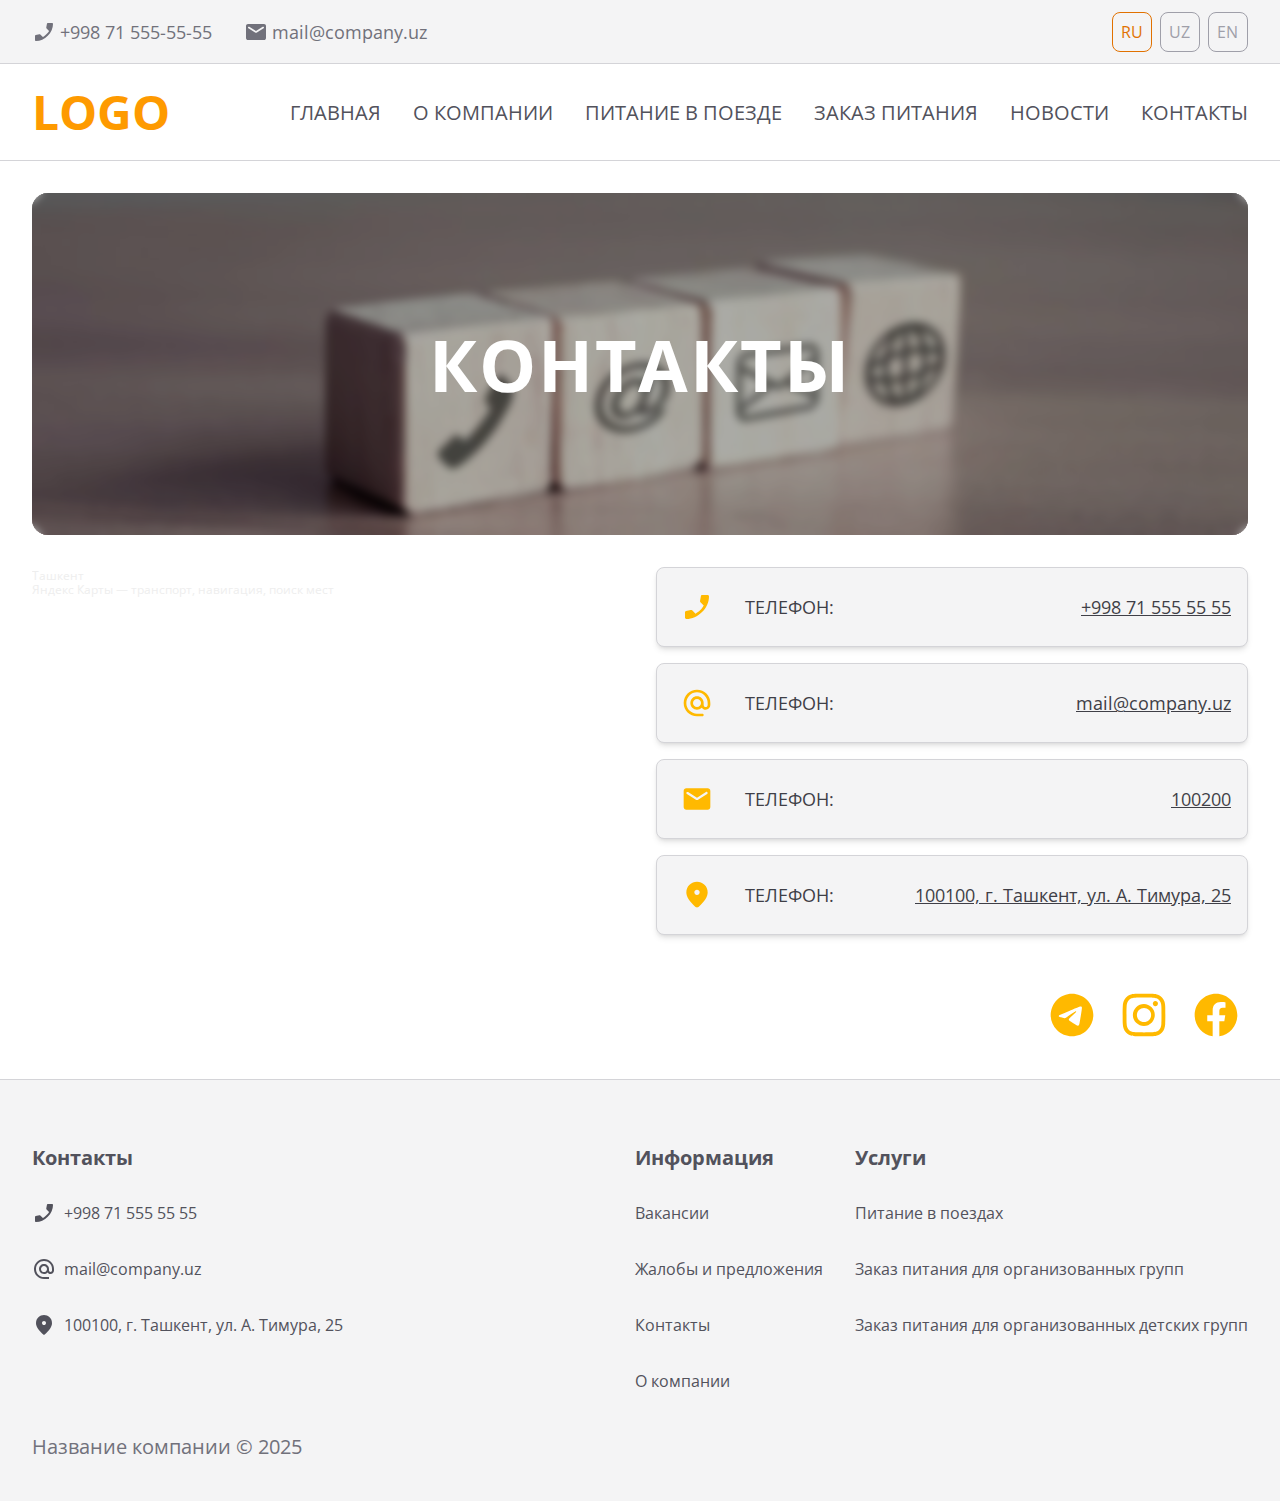
<file: contacts.html>
<!doctype html>
<html lang="ru">
  <head>
    <meta charset="UTF-8" />
    <link rel="icon" type="image/svg+xml" href="/vite.svg" />
    <meta name="viewport" content="width=device-width, initial-scale=1.0" />
    <link rel="preconnect" href="https://fonts.googleapis.com">
    <link rel="preconnect" href="https://fonts.gstatic.com" crossorigin>
    <link href="https://fonts.googleapis.com/css2?family=Open+Sans:ital,wght@0,300..800;1,300..800&family=PT+Mono&display=swap" rel="stylesheet">
    <script src="/public/sprite.svg" type="image/svg+xml"></script>
    <title>Главная</title>
  <script type="module" crossorigin src="./assets/main-BfKwP3S7.js"></script>
  <link rel="stylesheet" crossorigin href="./assets/main-Dy8RlqVM.css">
</head>
  <body>
    <div class="w-full h-16 bg-zinc-100 border-b border-zinc-300 justify-center items-center flex">
    <div class="container px-8 justify-end items-center flex">
      <div class="w-full justify-start items-center gap-8 hidden md:flex">
        <div class="justify-start items-center gap-1 flex">
          <div data-svg-wrapper>
          <svg width="24" height="24" viewBox="0 0 24 24" fill="none" xmlns="http://www.w3.org/2000/svg" class="text-zinc-500 w-6 h-6">
            <use xlink:href="#material-symbols:phone-enabled"></use>
          </svg>
          </div>
          <a href="tel: +998715555555" class="text-zinc-500 text-lg font-normal leading-7 hover:underline">+998 71 555-55-55</a>
        </div>
        <div class="justify-start items-center gap-1 flex">
          <div data-svg-wrapper>
          <svg width="24" height="24" viewBox="0 0 24 24" fill="none" xmlns="http://www.w3.org/2000/svg" class="text-zinc-500 w-6 h-6">
            <use xlink:href="#material-symbols:mail-rounded"></use>
          </svg>
          </div>
          <a href="mailto: mail@company.uz" class="text-zinc-500 text-lg font-normal leading-7 hover:underline">mail@company.uz</a>
        </div>
      </div>
      <div class="justify-start items-center gap-2 flex">
        <button class="button-outline w-10 h-10">
          <div class="">Ru</div>
        </button>
        <button class="button-outline w-10 h-10 !border-zinc-400 !text-zinc-400 hover:!border-zinc-500 hover:!text-zinc-500 active:!border-zinc-600 active:!text-zinc-600">
          <div class="">Uz</div>
        </button>
        <button class="button-outline w-10 h-10 !border-zinc-400 !text-zinc-400 hover:!border-zinc-500 hover:!text-zinc-500 active:!border-zinc-600 active:!text-zinc-600">
          <div class="">En</div>
        </button>
      </div>
    </div>
</div>
    
<div class="lg:min-h-24 bg-white border-b border-zinc-300 flex justify-center items-center gap-2.5 sticky top-0 left-0 z-30 py-6">
    <nav class="container flex self-stretch px-8 justify-start items-center gap-8 flex-wrap">
        <a href="index.html" class="block text-amber-500 text-5xl font-bold uppercase">Logo</a>
        <div class="flex justify-end items-center gap-8 grow shrink w-full flex-[1_1_0] lg:hidden">
            <button id="menu-toggle" class="lg:hidden text-amber-500 text-3xl">&#9776;</button>
        </div>
        <div id="menu-items" class="hidden lg:flex w-full lg:flex-[1_1_0] py-8 lg:py-0 lg:h-5 justify-end items-center gap-8 lg:gap-4 xl:gap-8 flex-col lg:flex-row flex-nowrap">
            
            <a href="index.html" class="text-zinc-600 text-xl lg:text-base xl:text-xl font-normal uppercase leading-tight hover:text-amber-600 active:text-amber-700">Главная</a>
            
            <a href="about.html" class="text-zinc-600 text-xl lg:text-base xl:text-xl font-normal uppercase leading-tight hover:text-amber-600 active:text-amber-700">О компании</a>
            
            <a href="food_on_train.html" class="text-zinc-600 text-xl lg:text-base xl:text-xl font-normal uppercase leading-tight hover:text-amber-600 active:text-amber-700">Питание в поезде</a>
            
            <a href="order_food.html" class="text-zinc-600 text-xl lg:text-base xl:text-xl font-normal uppercase leading-tight hover:text-amber-600 active:text-amber-700">Заказ питания</a>
            
            <a href="news.html" class="text-zinc-600 text-xl lg:text-base xl:text-xl font-normal uppercase leading-tight hover:text-amber-600 active:text-amber-700">Новости</a>
            
            <a href="contacts.html" class="text-zinc-600 text-xl lg:text-base xl:text-xl font-normal uppercase leading-tight hover:text-amber-600 active:text-amber-700">Контакты</a>
            
        </div>
    </nav>
</div>
    
    <div class="w-full flex flex-col items-center pt-8 pb-8">
        <div class="container">
            <header class="">
                <div class="banner aspect-[2/1] lg:aspect-[32/9]">
                    <img src="./media/contacts-banner.jpg" alt="" class="banner-img">
                    <div class="backdrop-blur-xs bg-[rgba(0,0,0,0.3)] absolute top-0 left-0 z-10 w-full h-full"></div>
                    <h1 class="banner-title text-center text-white text-4xl sm:text-5xl md:text-7xl font-bold uppercase tracking-wide z-20 px-4">Контакты</h1>
                </div>
            </header>
            <div class="flex flex-col-reverse xl:flex-row gap-8 pt-8">
                <div class="flex-[1_1_0]">
                    <div class="w-full" style="position:relative;overflow:hidden;">
                        <a href="https://yandex.uz/maps/10335/tashkent/?utm_medium=mapframe&utm_source=maps" style="color:#eee;font-size:12px;position:absolute;top:0px;">Ташкент</a>
                        <a href="https://yandex.uz/maps/10335/tashkent/?ll=69.279737%2C41.311151&utm_medium=mapframe&utm_source=maps&z=12" style="color:#eee;font-size:12px;position:absolute;top:14px;">Яндекс Карты — транспорт, навигация, поиск мест</a>
                        <iframe src="https://yandex.uz/map-widget/v1/?ll=69.279737%2C41.311151&z=12" allowfullscreen="true" class="w-full aspect-video xl:aspect-[3/2]" style="position:relative;"></iframe>
                    </div>
                </div>
                <div class="flex flex-col gap-4 flex-[1_1_0]">
                    <ul class="flex flex-col gap-4">
                        

                        
                            <li class="h-20 p-4 bg-zinc-100 rounded-lg shadow-[0px_2px_4px_-2px_rgba(0,0,0,0.10)] shadow-md border border-zinc-300 justify-start items-center gap-6 inline-flex overflow-hidden">
                                <div class="p-2">
                                    <svg viewBox="0 0 24 24" width="24" height="24" fill="currentColor" class="text-amber-400 w-8 h-8" xmlns="http://www.w3.org/2000/svg">
                                        <use xlink:href="#material-symbols:phone-enabled"></use>
                                    </svg>
                                </div>
                                <div class="h-7 justify-between items-center gap-4 flex flex-[1_1_0]">
                                <h2 class="text-zinc-700 text-lg uppercase leading-7">Телефон:</h2>
                                <p class="text-zinc-700 text-lg underline leading-7 text-right">
                                    
                                        <a href="tel: +998715555555" class="hover:text-amber-600 active:text-amber-700">+998 71 555 55 55</a>
                                    
                                    </p>
                                </div>
                            </li>
                        
                            <li class="h-20 p-4 bg-zinc-100 rounded-lg shadow-[0px_2px_4px_-2px_rgba(0,0,0,0.10)] shadow-md border border-zinc-300 justify-start items-center gap-6 inline-flex overflow-hidden">
                                <div class="p-2">
                                    <svg viewBox="0 0 24 24" width="24" height="24" fill="currentColor" class="text-amber-400 w-8 h-8" xmlns="http://www.w3.org/2000/svg">
                                        <use xlink:href="#material-symbols:alternate-email-rounded"></use>
                                    </svg>
                                </div>
                                <div class="h-7 justify-between items-center gap-4 flex flex-[1_1_0]">
                                <h2 class="text-zinc-700 text-lg uppercase leading-7">Телефон:</h2>
                                <p class="text-zinc-700 text-lg underline leading-7 text-right">
                                    
                                        <a href="mailto: mail@company.uz" class="hover:text-amber-600 active:text-amber-700">mail@company.uz</a>
                                    
                                    </p>
                                </div>
                            </li>
                        
                            <li class="h-20 p-4 bg-zinc-100 rounded-lg shadow-[0px_2px_4px_-2px_rgba(0,0,0,0.10)] shadow-md border border-zinc-300 justify-start items-center gap-6 inline-flex overflow-hidden">
                                <div class="p-2">
                                    <svg viewBox="0 0 24 24" width="24" height="24" fill="currentColor" class="text-amber-400 w-8 h-8" xmlns="http://www.w3.org/2000/svg">
                                        <use xlink:href="#material-symbols:mail-rounded"></use>
                                    </svg>
                                </div>
                                <div class="h-7 justify-between items-center gap-4 flex flex-[1_1_0]">
                                <h2 class="text-zinc-700 text-lg uppercase leading-7">Телефон:</h2>
                                <p class="text-zinc-700 text-lg underline leading-7 text-right">
                                    
                                        100200
                                    
                                    </p>
                                </div>
                            </li>
                        
                            <li class="h-20 p-4 bg-zinc-100 rounded-lg shadow-[0px_2px_4px_-2px_rgba(0,0,0,0.10)] shadow-md border border-zinc-300 justify-start items-center gap-6 inline-flex overflow-hidden">
                                <div class="p-2">
                                    <svg viewBox="0 0 24 24" width="24" height="24" fill="currentColor" class="text-amber-400 w-8 h-8" xmlns="http://www.w3.org/2000/svg">
                                        <use xlink:href="#material-symbols:location-on-rounded"></use>
                                    </svg>
                                </div>
                                <div class="h-7 justify-between items-center gap-4 flex flex-[1_1_0]">
                                <h2 class="text-zinc-700 text-lg uppercase leading-7">Телефон:</h2>
                                <p class="text-zinc-700 text-lg underline leading-7 text-right">
                                    
                                        100100, г. Ташкент, ул. А. Тимура, 25
                                    
                                    </p>
                                </div>
                            </li>
                        
                    </ul>
                    
                    <ul class="flex gap-2 pt-8 flex-wrap justify-end">
                        
                            <a href="#" title="Telegram" class="text-amber-400 hover:text-amber-300 active:text-amber-500">
                                <svg width="24" height="24" fill="currentColor" class="w-16 h-16" xmlns="http://www.w3.org/2000/svg">
                                    <use xlink:href="#telegram"></use>
                                </svg>
                            </a>
                        
                            <a href="#" title="Instagram" class="text-amber-400 hover:text-amber-300 active:text-amber-500">
                                <svg width="24" height="24" fill="currentColor" class="w-16 h-16" xmlns="http://www.w3.org/2000/svg">
                                    <use xlink:href="#instagram"></use>
                                </svg>
                            </a>
                        
                            <a href="#" title="Facebook" class="text-amber-400 hover:text-amber-300 active:text-amber-500">
                                <svg width="24" height="24" fill="currentColor" class="w-16 h-16" xmlns="http://www.w3.org/2000/svg">
                                    <use xlink:href="#facebook"></use>
                                </svg>
                            </a>
                        
                    </ul>
                </div>
            </div>
        </div>
    </div>

    <div style="display: none;">
        <svg xmlns="http://www.w3.org/2000/svg">
  <symbol id="material-symbols:menu" viewBox="0 0 24 24" fill="none">
    <path d="M3 18V16H21V18H3ZM3 13V11H21V13H3ZM3 8V6H21V8H3Z" fill="currentColor"></path>
  </symbol>

  <symbol id="material-symbols:menu-rounded" viewBox="0 0 24 24" fill="none">
    <path d="M4 18C3.71667 18 3.47934 17.904 3.288 17.712C3.09667 17.52 3.00067 17.2827 3 17C2.99934 16.7173 3.09534 16.48 3.288 16.288C3.48067 16.096 3.718 16 4 16H20C20.2833 16 20.521 16.096 20.713 16.288C20.905 16.48 21.0007 16.7173 21 17C20.9993 17.2827 20.9033 17.5203 20.712 17.713C20.5207 17.9057 20.2833 18.0013 20 18H4ZM4 13C3.71667 13 3.47934 12.904 3.288 12.712C3.09667 12.52 3.00067 12.2827 3 12C2.99934 11.7173 3.09534 11.48 3.288 11.288C3.48067 11.096 3.718 11 4 11H20C20.2833 11 20.521 11.096 20.713 11.288C20.905 11.48 21.0007 11.7173 21 12C20.9993 12.2827 20.9033 12.5203 20.712 12.713C20.5207 12.9057 20.2833 13.0013 20 13H4ZM4 8C3.71667 8 3.47934 7.904 3.288 7.712C3.09667 7.52 3.00067 7.28267 3 7C2.99934 6.71733 3.09534 6.48 3.288 6.288C3.48067 6.096 3.718 6 4 6H20C20.2833 6 20.521 6.096 20.713 6.288C20.905 6.48 21.0007 6.71733 21 7C20.9993 7.28267 20.9033 7.52033 20.712 7.713C20.5207 7.90567 20.2833 8.00133 20 8H4Z" fill="currentColor"></path>
  </symbol>

  <symbol id="material-symbols:chevron-left" viewBox="0 0 24 24" fill="none">
    <path d="M14 18L8 12L14 6L15.4 7.4L10.8 12L15.4 16.6L14 18Z" fill="currentColor"></path>
  </symbol>

  <symbol id="material-symbols:chevron-left-rounded" viewBox="0 0 24 24" fill="none">
    <path d="M10.8001 12L14.7001 15.9C14.8834 16.0833 14.9751 16.3167 14.9751 16.6C14.9751 16.8833 14.8834 17.1167 14.7001 17.3C14.5167 17.4833 14.2834 17.575 14.0001 17.575C13.7167 17.575 13.4834 17.4833 13.3001 17.3L8.70006 12.7C8.60006 12.6 8.5294 12.4917 8.48806 12.375C8.44673 12.2583 8.42573 12.1333 8.42506 12C8.4244 11.8667 8.4454 11.7417 8.48806 11.625C8.53073 11.5083 8.6014 11.4 8.70006 11.3L13.3001 6.69999C13.4834 6.51665 13.7167 6.42499 14.0001 6.42499C14.2834 6.42499 14.5167 6.51665 14.7001 6.69999C14.8834 6.88332 14.9751 7.11665 14.9751 7.39999C14.9751 7.68332 14.8834 7.91665 14.7001 8.09999L10.8001 12Z" fill="currentColor"></path>
  </symbol>

  <symbol id="material-symbols:chevron-right" viewBox="0 0 24 24" fill="none">
    <path d="M12.6 12L8 7.4L9.4 6L15.4 12L9.4 18L8 16.6L12.6 12Z" fill="currentColor"></path>
  </symbol>

  <symbol id="material-symbols:chevron-right-rounded" viewBox="0 0 24 24" fill="none">
    <path d="M12.6 12L8.70005 8.09999C8.51672 7.91665 8.42505 7.68332 8.42505 7.39999C8.42505 7.11665 8.51672 6.88332 8.70005 6.69999C8.88338 6.51665 9.11671 6.42499 9.40005 6.42499C9.68338 6.42499 9.91672 6.51665 10.1 6.69999L14.7 11.3C14.8 11.4 14.871 11.5083 14.913 11.625C14.955 11.7417 14.9757 11.8667 14.975 12C14.9744 12.1333 14.9537 12.2583 14.913 12.375C14.8724 12.4917 14.8014 12.6 14.7 12.7L10.1 17.3C9.91672 17.4833 9.68338 17.575 9.40005 17.575C9.11671 17.575 8.88338 17.4833 8.70005 17.3C8.51672 17.1167 8.42505 16.8833 8.42505 16.6C8.42505 16.3167 8.51672 16.0833 8.70005 15.9L12.6 12Z" fill="currentColor"></path>
  </symbol>

  <symbol id="material-symbols:arrow-left-alt" viewBox="0 0 24 24" fill="none">
    <path d="M10 18L4 12L10 6L11.4 7.45L7.85 11H20V13H7.85L11.4 16.55L10 18Z" fill="currentColor"></path>
  </symbol>

  <symbol id="material-symbols:arrow-left-alt-rounded" viewBox="0 0 24 24" fill="none">
    <path d="M7.8499 13L10.6999 15.85C10.8999 16.05 10.9959 16.2833 10.9879 16.55C10.9799 16.8166 10.8839 17.05 10.6999 17.25C10.4999 17.45 10.2626 17.5543 9.9879 17.563C9.71324 17.5716 9.47557 17.4756 9.2749 17.275L4.6999 12.7C4.4999 12.5 4.3999 12.2666 4.3999 12C4.3999 11.7333 4.4999 11.5 4.6999 11.3L9.2749 6.72498C9.4749 6.52498 9.71257 6.42931 9.9879 6.43798C10.2632 6.44665 10.5006 6.55065 10.6999 6.74998C10.8832 6.94998 10.9792 7.18331 10.9879 7.44998C10.9966 7.71665 10.9006 7.94998 10.6999 8.14998L7.8499 11H18.9999C19.2832 11 19.5209 11.096 19.7129 11.288C19.9049 11.48 20.0006 11.7173 19.9999 12C19.9992 12.2826 19.9032 12.5203 19.7119 12.713C19.5206 12.9056 19.2832 13.0013 18.9999 13H7.8499Z" fill="currentColor"></path>
  </symbol>

  <symbol id="material-symbols:arrow-right-alt" viewBox="0 0 24 24" fill="none">
    <path d="M14 18L12.6 16.55L16.15 13H4V11H16.15L12.6 7.45L14 6L20 12L14 18Z" fill="currentColor"></path>
  </symbol>

  <symbol id="material-symbols:arrow-right-alt-rounded" viewBox="0 0 24 24" fill="none">
    <path d="M16.15 13H5C4.71667 13 4.47934 12.904 4.288 12.712C4.09667 12.52 4.00067 12.2827 4 12C3.99934 11.7174 4.09534 11.48 4.288 11.288C4.48067 11.096 4.718 11 5 11H16.15L13.3 8.15002C13.1 7.95002 13.004 7.71669 13.012 7.45002C13.02 7.18336 13.116 6.95002 13.3 6.75002C13.5 6.55002 13.7377 6.44602 14.013 6.43802C14.2883 6.43002 14.5257 6.52569 14.725 6.72502L19.3 11.3C19.4 11.4 19.471 11.5084 19.513 11.625C19.555 11.7417 19.5757 11.8667 19.575 12C19.5743 12.1334 19.5537 12.2584 19.513 12.375C19.4723 12.4917 19.4013 12.6 19.3 12.7L14.725 17.275C14.525 17.475 14.2877 17.571 14.013 17.563C13.7383 17.555 13.5007 17.4507 13.3 17.25C13.1167 17.05 13.0207 16.8167 13.012 16.55C13.0033 16.2834 13.0993 16.05 13.3 15.85L16.15 13Z" fill="currentColor"></path>
  </symbol>

  <symbol id="material-symbols:arrow-left" viewBox="0 0 24 24" fill="none">
    <path d="M14 17L9 12L14 7V17Z" fill="currentColor"></path>
  </symbol>

  <symbol id="material-symbols:arrow-left-rounded" viewBox="0 0 24 24" fill="none">
    <path d="M13.15 16.15L9.52505 12.525C9.44171 12.4417 9.38338 12.3583 9.35005 12.275C9.31672 12.1917 9.30005 12.1 9.30005 12C9.30005 11.9 9.31672 11.8083 9.35005 11.725C9.38338 11.6417 9.44171 11.5583 9.52505 11.475L13.15 7.85001C13.2 7.80001 13.2544 7.76268 13.313 7.73801C13.3717 7.71335 13.434 7.70068 13.5 7.70001C13.6334 7.70001 13.75 7.74601 13.85 7.83801C13.95 7.93001 14 8.05068 14 8.20001V15.8C14 15.95 13.95 16.071 13.85 16.163C13.75 16.255 13.6334 16.3007 13.5 16.3C13.4667 16.3 13.35 16.25 13.15 16.15Z" fill="currentColor"></path>
  </symbol>

  <symbol id="material-symbols:arrow-right" viewBox="0 0 24 24" fill="none">
    <path d="M10 17V7L15 12L10 17Z" fill="currentColor"></path>
  </symbol>

  <symbol id="material-symbols:arrow-right-rounded" viewBox="0 0 24 24" fill="none">
    <path d="M10.5 16.3C10.3667 16.3 10.25 16.2543 10.15 16.163C10.05 16.0717 10 15.9507 10 15.8V8.20001C10 8.05001 10.05 7.92935 10.15 7.83801C10.25 7.74668 10.3667 7.70068 10.5 7.70001C10.5333 7.70001 10.65 7.75001 10.85 7.85001L14.475 11.475C14.5583 11.5583 14.6167 11.6417 14.65 11.725C14.6833 11.8083 14.7 11.9 14.7 12C14.7 12.1 14.6833 12.1917 14.65 12.275C14.6167 12.3583 14.5583 12.4417 14.475 12.525L10.85 16.15C10.8 16.2 10.746 16.2377 10.688 16.263C10.63 16.2883 10.5673 16.3007 10.5 16.3Z" fill="currentColor"></path>
  </symbol>

  <symbol id="material-symbols:arrow-downward-alt" viewBox="0 0 24 24" fill="none">
    <path d="M12 18L6 12L7.4 10.6L11 14.2V5H13V14.2L16.6 10.6L18 12L12 18Z" fill="currentColor"></path>
  </symbol>

  <symbol id="material-symbols:arrow-downward-alt-rounded" viewBox="0 0 24 24" fill="none">
    <path d="M11 14.2V6C11 5.71667 11.096 5.47934 11.288 5.288C11.48 5.09667 11.7174 5.00067 12 5C12.2827 4.99934 12.5204 5.09534 12.713 5.288C12.9057 5.48067 13.0014 5.718 13 6V14.2L15.9 11.3C16.0834 11.1167 16.3167 11.025 16.6 11.025C16.8834 11.025 17.1167 11.1167 17.3 11.3C17.4834 11.4833 17.575 11.7167 17.575 12C17.575 12.2833 17.4834 12.5167 17.3 12.7L12.7 17.3C12.5 17.5 12.2667 17.6 12 17.6C11.7334 17.6 11.5 17.5 11.3 17.3L6.70005 12.7C6.51672 12.5167 6.42505 12.2833 6.42505 12C6.42505 11.7167 6.51672 11.4833 6.70005 11.3C6.88338 11.1167 7.11672 11.025 7.40005 11.025C7.68338 11.025 7.91672 11.1167 8.10005 11.3L11 14.2Z" fill="currentColor"></path>
  </symbol>

  <symbol id="material-symbols:arrow-drop-down" viewBox="0 0 24 24" fill="none">
    <path d="M12 15L7 10H17L12 15Z" fill="currentColor"></path>
  </symbol>

  <symbol id="material-symbols:arrow-drop-down-rounded" viewBox="0 0 24 24" fill="none">
    <path d="M11.475 14.475L7.84995 10.85C7.79995 10.8 7.76262 10.746 7.73795 10.688C7.71328 10.63 7.70062 10.5673 7.69995 10.5C7.69995 10.3667 7.74595 10.25 7.83795 10.15C7.92995 10.05 8.05062 10 8.19995 10H15.8C15.95 10 16.071 10.05 16.163 10.15C16.255 10.25 16.3006 10.3667 16.3 10.5C16.3 10.5333 16.25 10.65 16.15 10.85L12.525 14.475C12.4416 14.5583 12.3583 14.6167 12.275 14.65C12.1916 14.6833 12.1 14.7 12 14.7C11.9 14.7 11.8083 14.6833 11.725 14.65C11.6416 14.6167 11.5583 14.5583 11.475 14.475Z" fill="currentColor"></path>
  </symbol>

  <symbol id="material-symbols:keyboard-arrow-down" viewBox="0 0 24 24" fill="none">
    <path d="M12 15.4L6 9.4L7.4 8L12 12.6L16.6 8L18 9.4L12 15.4Z" fill="currentColor"></path>
  </symbol>

  <symbol id="material-symbols:keyboard-arrow-down-rounded" viewBox="0 0 24 24" fill="none">
    <path d="M12 14.975C11.8667 14.975 11.7417 14.9543 11.625 14.913C11.5084 14.8717 11.4 14.8007 11.3 14.7L6.70005 10.1C6.51672 9.91665 6.42505 9.68332 6.42505 9.39999C6.42505 9.11665 6.51672 8.88332 6.70005 8.69999C6.88338 8.51665 7.11672 8.42499 7.40005 8.42499C7.68338 8.42499 7.91672 8.51665 8.10005 8.69999L12 12.6L15.9 8.69999C16.0834 8.51665 16.3167 8.42499 16.6 8.42499C16.8834 8.42499 17.1167 8.51665 17.3 8.69999C17.4834 8.88332 17.575 9.11665 17.575 9.39999C17.575 9.68332 17.4834 9.91665 17.3 10.1L12.7 14.7C12.6 14.8 12.4917 14.871 12.375 14.913C12.2584 14.955 12.1334 14.9757 12 14.975Z" fill="currentColor"></path>
  </symbol>

  <symbol id="material-symbols:arrow-upward-alt" viewBox="0 0 24 24" fill="none">
    <path d="M11 18V8.8L7.4 12.4L6 11L12 5L18 11L16.6 12.4L13 8.8V18H11Z" fill="currentColor"></path>
  </symbol>

  <symbol id="material-symbols:arrow-upward-alt-rounded" viewBox="0 0 24 24" fill="none">
    <path d="M11 8.80002L8.10005 11.7C7.91672 11.8834 7.68338 11.975 7.40005 11.975C7.11672 11.975 6.88338 11.8834 6.70005 11.7C6.51672 11.5167 6.42505 11.2834 6.42505 11C6.42505 10.7167 6.51672 10.4834 6.70005 10.3L11.3 5.70002C11.5 5.50002 11.7334 5.40002 12 5.40002C12.2667 5.40002 12.5 5.50002 12.7 5.70002L17.3 10.3C17.4834 10.4834 17.575 10.7167 17.575 11C17.575 11.2834 17.4834 11.5167 17.3 11.7C17.1167 11.8834 16.8834 11.975 16.6 11.975C16.3167 11.975 16.0834 11.8834 15.9 11.7L13 8.80002V17C13 17.2834 12.904 17.521 12.712 17.713C12.52 17.905 12.2827 18.0007 12 18C11.7174 17.9994 11.48 17.9034 11.288 17.712C11.096 17.5207 11 17.2834 11 17V8.80002Z" fill="currentColor"></path>
  </symbol>

  <symbol id="material-symbols:keyboard-arrow-up" viewBox="0 0 24 24" fill="none">
    <path d="M12 10.8L7.4 15.4L6 14L12 8L18 14L16.6 15.4L12 10.8Z" fill="currentColor"></path>
  </symbol>

  <symbol id="material-symbols:keyboard-arrow-up-rounded" viewBox="0 0 24 24" fill="none">
    <path d="M12 10.8L8.10005 14.7C7.91672 14.8834 7.68338 14.975 7.40005 14.975C7.11672 14.975 6.88338 14.8834 6.70005 14.7C6.51672 14.5167 6.42505 14.2834 6.42505 14C6.42505 13.7167 6.51672 13.4834 6.70005 13.3L11.3 8.70002C11.5 8.50002 11.7334 8.40002 12 8.40002C12.2667 8.40002 12.5 8.50002 12.7 8.70002L17.3 13.3C17.4834 13.4834 17.575 13.7167 17.575 14C17.575 14.2834 17.4834 14.5167 17.3 14.7C17.1167 14.8834 16.8834 14.975 16.6 14.975C16.3167 14.975 16.0834 14.8834 15.9 14.7L12 10.8Z" fill="currentColor"></path>
  </symbol>

  <symbol id="material-symbols:arrow-drop-up" viewBox="0 0 24 24" fill="none">
    <path d="M7 14L12 9L17 14H7Z" fill="currentColor"></path>
  </symbol>

  <symbol id="material-symbols:arrow-drop-up-rounded" viewBox="0 0 24 24" fill="none">
    <path d="M8.19995 14C8.04995 14 7.92928 13.95 7.83795 13.85C7.74662 13.75 7.70062 13.6333 7.69995 13.5C7.69995 13.4667 7.74995 13.35 7.84995 13.15L11.475 9.52499C11.5583 9.44165 11.6416 9.38332 11.725 9.34999C11.8083 9.31665 11.9 9.29999 12 9.29999C12.1 9.29999 12.1916 9.31665 12.275 9.34999C12.3583 9.38332 12.4416 9.44165 12.525 9.52499L16.15 13.15C16.2 13.2 16.2376 13.2543 16.263 13.313C16.2883 13.3717 16.3006 13.434 16.3 13.5C16.3 13.6333 16.2543 13.75 16.163 13.85C16.0716 13.95 15.9506 14 15.8 14H8.19995Z" fill="currentColor"></path>
  </symbol>

  <symbol id="material-symbols:search" viewBox="0 0 24 24" fill="none">
    <path d="M19.6 21L13.3 14.7C12.8 15.1 12.225 15.4167 11.575 15.65C10.925 15.8833 10.2333 16 9.5 16C7.68333 16 6.146 15.3707 4.888 14.112C3.63 12.8533 3.00067 11.316 3 9.5C2.99933 7.684 3.62867 6.14667 4.888 4.888C6.14733 3.62933 7.68467 3 9.5 3C11.3153 3 12.853 3.62933 14.113 4.888C15.373 6.14667 16.002 7.684 16 9.5C16 10.2333 15.8833 10.925 15.65 11.575C15.4167 12.225 15.1 12.8 14.7 13.3L21 19.6L19.6 21ZM9.5 14C10.75 14 11.8127 13.5627 12.688 12.688C13.5633 11.8133 14.0007 10.7507 14 9.5C13.9993 8.24933 13.562 7.187 12.688 6.313C11.814 5.439 10.7513 5.00133 9.5 5C8.24867 4.99867 7.18633 5.43633 6.313 6.313C5.43967 7.18967 5.002 8.252 5 9.5C4.998 10.748 5.43567 11.8107 6.313 12.688C7.19033 13.5653 8.25267 14.0027 9.5 14Z" fill="currentColor"></path>
  </symbol>

  <symbol id="material-symbols:search-rounded" viewBox="0 0 24 24" fill="none">
    <path d="M9.5 16C7.68333 16 6.146 15.3707 4.888 14.112C3.63 12.8533 3.00067 11.316 3 9.5C2.99933 7.684 3.62867 6.14667 4.888 4.888C6.14733 3.62933 7.68467 3 9.5 3C11.3153 3 12.853 3.62933 14.113 4.888C15.373 6.14667 16.002 7.684 16 9.5C16 10.2333 15.8833 10.925 15.65 11.575C15.4167 12.225 15.1 12.8 14.7 13.3L20.3 18.9C20.4833 19.0833 20.575 19.3167 20.575 19.6C20.575 19.8833 20.4833 20.1167 20.3 20.3C20.1167 20.4833 19.8833 20.575 19.6 20.575C19.3167 20.575 19.0833 20.4833 18.9 20.3L13.3 14.7C12.8 15.1 12.225 15.4167 11.575 15.65C10.925 15.8833 10.2333 16 9.5 16ZM9.5 14C10.75 14 11.8127 13.5627 12.688 12.688C13.5633 11.8133 14.0007 10.7507 14 9.5C13.9993 8.24933 13.562 7.187 12.688 6.313C11.814 5.439 10.7513 5.00133 9.5 5C8.24867 4.99867 7.18633 5.43633 6.313 6.313C5.43967 7.18967 5.002 8.252 5 9.5C4.998 10.748 5.43567 11.8107 6.313 12.688C7.19033 13.5653 8.25267 14.0027 9.5 14Z" fill="currentColor"></path>
  </symbol>

  <symbol id="material-symbols:location-on-outline" viewBox="0 0 24 24" fill="none">
    <path d="M12 12C12.55 12 13.021 11.8043 13.413 11.413C13.805 11.0217 14.0007 10.5507 14 10C13.9993 9.44933 13.8037 8.97867 13.413 8.588C13.0223 8.19733 12.5513 8.00133 12 8C11.4487 7.99867 10.978 8.19467 10.588 8.588C10.198 8.98133 10.002 9.452 10 10C9.998 10.548 10.194 11.019 10.588 11.413C10.982 11.807 11.4527 12.0027 12 12ZM12 19.35C14.0333 17.4833 15.5417 15.7877 16.525 14.263C17.5083 12.7383 18 11.384 18 10.2C18 8.38333 17.421 6.896 16.263 5.738C15.105 4.58 13.684 4.00067 12 4C10.316 3.99933 8.89533 4.57867 7.738 5.738C6.58067 6.89733 6.00133 8.38467 6 10.2C6 11.3833 6.49167 12.7377 7.475 14.263C8.45833 15.7883 9.96667 17.484 12 19.35ZM12 22C9.31667 19.7167 7.31267 17.596 5.988 15.638C4.66333 13.68 4.00067 11.8673 4 10.2C4 7.7 4.80433 5.70833 6.413 4.225C8.02167 2.74167 9.884 2 12 2C14.116 2 15.9787 2.74167 17.588 4.225C19.1973 5.70833 20.0013 7.7 20 10.2C20 11.8667 19.3377 13.6793 18.013 15.638C16.6883 17.5967 14.684 19.7173 12 22Z" fill="currentColor"></path>
  </symbol>

  <symbol id="material-symbols:location-on-outline-rounded" viewBox="0 0 24 24" fill="none">
    <path d="M12 19.35C14.0333 17.4833 15.5417 15.7877 16.525 14.263C17.5083 12.7383 18 11.384 18 10.2C18 8.38333 17.421 6.896 16.263 5.738C15.105 4.58 13.684 4.00067 12 4C10.316 3.99933 8.89533 4.57867 7.738 5.738C6.58067 6.89733 6.00133 8.38467 6 10.2C6 11.3833 6.49167 12.7377 7.475 14.263C8.45833 15.7883 9.96667 17.484 12 19.35ZM12 21.325C11.7667 21.325 11.5333 21.2833 11.3 21.2C11.0667 21.1167 10.8583 20.9917 10.675 20.825C9.59167 19.825 8.63333 18.85 7.8 17.9C6.96667 16.95 6.271 16.0293 5.713 15.138C5.155 14.2467 4.73 13.3883 4.438 12.563C4.146 11.7377 4 10.95 4 10.2C4 7.7 4.80433 5.70833 6.413 4.225C8.02167 2.74167 9.884 2 12 2C14.116 2 15.9787 2.74167 17.588 4.225C19.1973 5.70833 20.0013 7.7 20 10.2C20 10.95 19.8543 11.7377 19.563 12.563C19.2717 13.3883 18.8467 14.2467 18.288 15.138C17.7293 16.0293 17.0333 16.95 16.2 17.9C15.3667 18.85 14.4083 19.825 13.325 20.825C13.1417 20.9917 12.9333 21.1167 12.7 21.2C12.4667 21.2833 12.2333 21.325 12 21.325ZM12 12C12.55 12 13.021 11.8043 13.413 11.413C13.805 11.0217 14.0007 10.5507 14 10C13.9993 9.44933 13.8037 8.97867 13.413 8.588C13.0223 8.19733 12.5513 8.00133 12 8C11.4487 7.99867 10.978 8.19467 10.588 8.588C10.198 8.98133 10.002 9.452 10 10C9.998 10.548 10.194 11.019 10.588 11.413C10.982 11.807 11.4527 12.0027 12 12Z" fill="currentColor"></path>
  </symbol>

  <symbol id="material-symbols:location-on-rounded" viewBox="0 0 24 24" fill="none">
    <path d="M12 21.325C11.7667 21.325 11.5333 21.2833 11.3 21.2C11.0667 21.1167 10.8583 20.9917 10.675 20.825C9.59167 19.825 8.63333 18.85 7.8 17.9C6.96667 16.95 6.271 16.0293 5.713 15.138C5.155 14.2467 4.73 13.3883 4.438 12.563C4.146 11.7377 4 10.95 4 10.2C4 7.7 4.80433 5.70833 6.413 4.225C8.02167 2.74167 9.884 2 12 2C14.116 2 15.9787 2.74167 17.588 4.225C19.1973 5.70833 20.0013 7.7 20 10.2C20 10.95 19.8543 11.7377 19.563 12.563C19.2717 13.3883 18.8467 14.2467 18.288 15.138C17.7293 16.0293 17.0333 16.95 16.2 17.9C15.3667 18.85 14.4083 19.825 13.325 20.825C13.1417 20.9917 12.9333 21.1167 12.7 21.2C12.4667 21.2833 12.2333 21.325 12 21.325ZM12 12C12.55 12 13.021 11.8043 13.413 11.413C13.805 11.0217 14.0007 10.5507 14 10C13.9993 9.44933 13.8037 8.97867 13.413 8.588C13.0223 8.19733 12.5513 8.00133 12 8C11.4487 7.99867 10.978 8.19467 10.588 8.588C10.198 8.98133 10.002 9.452 10 10C9.998 10.548 10.194 11.019 10.588 11.413C10.982 11.807 11.4527 12.0027 12 12Z" fill="currentColor"></path>
  </symbol>

  <symbol id="material-symbols:alternate-email" viewBox="0 0 24 24" fill="none">
    <path d="M12 22C10.6167 22 9.31667 21.7373 8.1 21.212C6.88334 20.6867 5.825 19.9743 4.925 19.075C4.025 18.1757 3.31267 17.1173 2.788 15.9C2.26333 14.6827 2.00067 13.3827 2 12C1.99933 10.6173 2.262 9.31733 2.788 8.1C3.314 6.88267 4.02633 5.82433 4.925 4.925C5.82367 4.02567 6.882 3.31333 8.1 2.788C9.318 2.26267 10.618 2 12 2C13.382 2 14.682 2.26267 15.9 2.788C17.118 3.31333 18.1763 4.02567 19.075 4.925C19.9737 5.82433 20.6863 6.88267 21.213 8.1C21.7397 9.31733 22.002 10.6173 22 12V13.45C22 14.4333 21.6627 15.271 20.988 15.963C20.3133 16.655 19.484 17.0007 18.5 17C17.9167 17 17.3667 16.875 16.85 16.625C16.3333 16.375 15.9 16.0167 15.55 15.55C15.0667 16.0333 14.5207 16.396 13.912 16.638C13.3033 16.88 12.666 17.0007 12 17C10.6167 17 9.43767 16.5123 8.463 15.537C7.48834 14.5617 7.00067 13.3827 7 12C6.99933 10.6173 7.487 9.43833 8.463 8.463C9.439 7.48767 10.618 7 12 7C13.382 7 14.5613 7.48767 15.538 8.463C16.5147 9.43833 17.002 10.6173 17 12V13.45C17 13.8833 17.1417 14.25 17.425 14.55C17.7083 14.85 18.0667 15 18.5 15C18.9333 15 19.2917 14.85 19.575 14.55C19.8583 14.25 20 13.8833 20 13.45V12C20 9.76667 19.225 7.875 17.675 6.325C16.125 4.775 14.2333 4 12 4C9.76667 4 7.875 4.775 6.325 6.325C4.775 7.875 4 9.76667 4 12C4 14.2333 4.775 16.125 6.325 17.675C7.875 19.225 9.76667 20 12 20H17V22H12ZM12 15C12.8333 15 13.5417 14.7083 14.125 14.125C14.7083 13.5417 15 12.8333 15 12C15 11.1667 14.7083 10.4583 14.125 9.875C13.5417 9.29167 12.8333 9 12 9C11.1667 9 10.4583 9.29167 9.875 9.875C9.29167 10.4583 9 11.1667 9 12C9 12.8333 9.29167 13.5417 9.875 14.125C10.4583 14.7083 11.1667 15 12 15Z" fill="currentColor"></path>
  </symbol>

  <symbol id="material-symbols:alternate-email-rounded" viewBox="0 0 24 24" fill="none">
    <path d="M12 22C10.6167 22 9.31667 21.7373 8.1 21.212C6.88334 20.6867 5.825 19.9743 4.925 19.075C4.025 18.1757 3.31267 17.1173 2.788 15.9C2.26333 14.6827 2.00067 13.3827 2 12C1.99933 10.6173 2.262 9.31733 2.788 8.1C3.314 6.88267 4.02633 5.82433 4.925 4.925C5.82367 4.02567 6.882 3.31333 8.1 2.788C9.318 2.26267 10.618 2 12 2C13.382 2 14.682 2.26267 15.9 2.788C17.118 3.31333 18.1763 4.02567 19.075 4.925C19.9737 5.82433 20.6863 6.88267 21.213 8.1C21.7397 9.31733 22.002 10.6173 22 12V13.45C22 14.4333 21.6627 15.271 20.988 15.963C20.3133 16.655 19.484 17.0007 18.5 17C17.9167 17 17.3667 16.875 16.85 16.625C16.3333 16.375 15.9 16.0167 15.55 15.55C15.0667 16.0333 14.5207 16.396 13.912 16.638C13.3033 16.88 12.666 17.0007 12 17C10.6167 17 9.43767 16.5123 8.463 15.537C7.48834 14.5617 7.00067 13.3827 7 12C6.99933 10.6173 7.487 9.43833 8.463 8.463C9.439 7.48767 10.618 7 12 7C13.382 7 14.5613 7.48767 15.538 8.463C16.5147 9.43833 17.002 10.6173 17 12V13.45C17 13.8833 17.1417 14.25 17.425 14.55C17.7083 14.85 18.0667 15 18.5 15C18.9333 15 19.2917 14.85 19.575 14.55C19.8583 14.25 20 13.8833 20 13.45V12C20 9.76667 19.225 7.875 17.675 6.325C16.125 4.775 14.2333 4 12 4C9.76667 4 7.875 4.775 6.325 6.325C4.775 7.875 4 9.76667 4 12C4 14.2333 4.775 16.125 6.325 17.675C7.875 19.225 9.76667 20 12 20H16C16.2833 20 16.521 20.096 16.713 20.288C16.905 20.48 17.0007 20.7173 17 21C16.9993 21.2827 16.9033 21.5203 16.712 21.713C16.5207 21.9057 16.2833 22.0013 16 22H12ZM12 15C12.8333 15 13.5417 14.7083 14.125 14.125C14.7083 13.5417 15 12.8333 15 12C15 11.1667 14.7083 10.4583 14.125 9.875C13.5417 9.29167 12.8333 9 12 9C11.1667 9 10.4583 9.29167 9.875 9.875C9.29167 10.4583 9 11.1667 9 12C9 12.8333 9.29167 13.5417 9.875 14.125C10.4583 14.7083 11.1667 15 12 15Z" fill="currentColor"></path>
  </symbol>

  <symbol id="material-symbols:mail-outline" viewBox="0 0 24 24" fill="none">
    <path d="M4 20C3.45 20 2.97933 19.8043 2.588 19.413C2.19667 19.0217 2.00067 18.5507 2 18V6C2 5.45 2.196 4.97933 2.588 4.588C2.98 4.19667 3.45067 4.00067 4 4H20C20.55 4 21.021 4.196 21.413 4.588C21.805 4.98 22.0007 5.45067 22 6V18C22 18.55 21.8043 19.021 21.413 19.413C21.0217 19.805 20.5507 20.0007 20 20H4ZM12 13L4 8V18H20V8L12 13ZM12 11L20 6H4L12 11ZM4 8V6V18V8Z" fill="currentColor"></path>
  </symbol>

  <symbol id="material-symbols:mail-outline-rounded" viewBox="0 0 24 24" fill="none">
    <path d="M4 20C3.45 20 2.97933 19.8043 2.588 19.413C2.19667 19.0217 2.00067 18.5507 2 18V6C2 5.45 2.196 4.97933 2.588 4.588C2.98 4.19667 3.45067 4.00067 4 4H20C20.55 4 21.021 4.196 21.413 4.588C21.805 4.98 22.0007 5.45067 22 6V18C22 18.55 21.8043 19.021 21.413 19.413C21.0217 19.805 20.5507 20.0007 20 20H4ZM20 8L12.525 12.675C12.4417 12.725 12.3543 12.7627 12.263 12.788C12.1717 12.8133 12.084 12.8257 12 12.825C11.916 12.8243 11.8287 12.812 11.738 12.788C11.6473 12.764 11.5597 12.7263 11.475 12.675L4 8V18H20V8ZM12 11L20 6H4L12 11ZM4 8.25V6.775V6.8V6.788V8.25Z" fill="currentColor"></path>
  </symbol>

  <symbol id="material-symbols:mail" viewBox="0 0 24 24" fill="none">
    <path d="M4 20C3.45 20 2.97933 19.8043 2.588 19.413C2.19667 19.0217 2.00067 18.5507 2 18V6C2 5.45 2.196 4.97933 2.588 4.588C2.98 4.19667 3.45067 4.00067 4 4H20C20.55 4 21.021 4.196 21.413 4.588C21.805 4.98 22.0007 5.45067 22 6V18C22 18.55 21.8043 19.021 21.413 19.413C21.0217 19.805 20.5507 20.0007 20 20H4ZM12 13L20 8V6L12 11L4 6V8L12 13Z" fill="currentColor"></path>
  </symbol>

  <symbol id="material-symbols:mail-rounded" viewBox="0 0 24 24" fill="none">
    <path d="M4 20C3.45 20 2.97933 19.8043 2.588 19.413C2.19667 19.0217 2.00067 18.5507 2 18V6C2 5.45 2.196 4.97933 2.588 4.588C2.98 4.19667 3.45067 4.00067 4 4H20C20.55 4 21.021 4.196 21.413 4.588C21.805 4.98 22.0007 5.45067 22 6V18C22 18.55 21.8043 19.021 21.413 19.413C21.0217 19.805 20.5507 20.0007 20 20H4ZM12 12.825C12.0833 12.825 12.171 12.8123 12.263 12.787C12.355 12.7617 12.4423 12.7243 12.525 12.675L19.6 8.25C19.7333 8.16667 19.8333 8.06267 19.9 7.938C19.9667 7.81333 20 7.67567 20 7.525C20 7.19167 19.8583 6.94167 19.575 6.775C19.2917 6.60833 19 6.61667 18.7 6.8L12 11L5.3 6.8C5 6.61667 4.70833 6.61267 4.425 6.788C4.14167 6.96333 4 7.209 4 7.525C4 7.69167 4.03333 7.83767 4.1 7.963C4.16667 8.08833 4.26667 8.184 4.4 8.25L11.475 12.675C11.5583 12.725 11.646 12.7627 11.738 12.788C11.83 12.8133 11.9173 12.8257 12 12.825Z" fill="currentColor"></path>
  </symbol>

  <symbol id="material-symbols:phone-enabled" viewBox="0 0 24 24" fill="none">
    <path d="M4.05 21C3.75 21 3.5 20.9 3.3 20.7C3.1 20.5 3 20.25 3 19.95V15.9C3 15.6833 3.075 15.4877 3.225 15.313C3.375 15.1383 3.56667 15.0173 3.8 14.95L7.25 14.25C7.48333 14.2167 7.721 14.2377 7.963 14.313C8.205 14.3883 8.40067 14.5007 8.55 14.65L10.9 17C11.5333 16.6333 12.1333 16.229 12.7 15.787C13.2667 15.345 13.8083 14.866 14.325 14.35C14.875 13.8167 15.3793 13.2627 15.838 12.688C16.2967 12.1133 16.6923 11.5173 17.025 10.9L14.6 8.45C14.4667 8.31667 14.375 8.15833 14.325 7.975C14.275 7.79167 14.2667 7.56667 14.3 7.3L14.95 3.8C14.9833 3.58333 15.0917 3.396 15.275 3.238C15.4583 3.08 15.6667 3.00067 15.9 3H19.95C20.25 3 20.5 3.1 20.7 3.3C20.9 3.5 21 3.75 21 4.05C21 6.13333 20.546 8.19167 19.638 10.225C18.73 12.2583 17.4423 14.1083 15.775 15.775C14.1077 17.4417 12.2577 18.7293 10.225 19.638C8.19233 20.5467 6.134 21.0007 4.05 21Z" fill="currentColor"></path>
  </symbol>

  <symbol id="material-symbols:phone-enabled-outline" viewBox="0 0 24 24" fill="none">
    <path d="M4.05 21C3.75 21 3.5 20.9 3.3 20.7C3.1 20.5 3 20.25 3 19.95V15.9C3 15.6833 3.075 15.4877 3.225 15.313C3.375 15.1383 3.56667 15.0173 3.8 14.95L7.25 14.25C7.48333 14.2167 7.721 14.2377 7.963 14.313C8.205 14.3883 8.40067 14.5007 8.55 14.65L10.9 17C11.5333 16.6333 12.1333 16.229 12.7 15.787C13.2667 15.345 13.8083 14.866 14.325 14.35C14.875 13.8167 15.3793 13.2627 15.838 12.688C16.2967 12.1133 16.6923 11.5173 17.025 10.9L14.6 8.45C14.4667 8.31667 14.375 8.15833 14.325 7.975C14.275 7.79167 14.2667 7.56667 14.3 7.3L14.95 3.8C14.9833 3.58333 15.0917 3.396 15.275 3.238C15.4583 3.08 15.6667 3.00067 15.9 3H19.95C20.25 3 20.5 3.1 20.7 3.3C20.9 3.5 21 3.75 21 4.05C21 6.13333 20.546 8.19167 19.638 10.225C18.73 12.2583 17.4423 14.1083 15.775 15.775C14.1077 17.4417 12.2577 18.7293 10.225 19.638C8.19233 20.5467 6.134 21.0007 4.05 21ZM17.95 9C18.2333 8.35 18.45 7.69167 18.6 7.025C18.75 6.35833 18.8667 5.68333 18.95 5H16.75L16.3 7.35L17.95 9ZM9 17.9L7.35 16.25L5 16.75V18.95C5.68333 18.9 6.35833 18.7833 7.025 18.6C7.69167 18.4167 8.35 18.1833 9 17.9Z" fill="currentColor"></path>
  </symbol>

  <symbol id="material-symbols:link" viewBox="0 0 24 24" fill="none">
    <path d="M11 17H7C5.61667 17 4.43767 16.5123 3.463 15.537C2.48833 14.5617 2.00067 13.3827 2 12C1.99933 10.6173 2.487 9.43833 3.463 8.463C4.439 7.48767 5.618 7 7 7H11V9H7C6.16667 9 5.45833 9.29167 4.875 9.875C4.29167 10.4583 4 11.1667 4 12C4 12.8333 4.29167 13.5417 4.875 14.125C5.45833 14.7083 6.16667 15 7 15H11V17ZM8 13V11H16V13H8ZM13 17V15H17C17.8333 15 18.5417 14.7083 19.125 14.125C19.7083 13.5417 20 12.8333 20 12C20 11.1667 19.7083 10.4583 19.125 9.875C18.5417 9.29167 17.8333 9 17 9H13V7H17C18.3833 7 19.5627 7.48767 20.538 8.463C21.5133 9.43833 22.0007 10.6173 22 12C21.9993 13.3827 21.5117 14.562 20.537 15.538C19.5623 16.514 18.3833 17.0013 17 17H13Z" fill="currentColor"></path>
  </symbol>

  <symbol id="material-symbols:attach-file" viewBox="0 0 24 24" fill="none">
    <path d="M18 15.75C18 17.4833 17.3917 18.9583 16.175 20.175C14.9583 21.3917 13.4833 22 11.75 22C10.0167 22 8.54167 21.3917 7.325 20.175C6.10833 18.9583 5.5 17.4833 5.5 15.75V6.5C5.5 5.25 5.93767 4.18767 6.813 3.313C7.68833 2.43833 8.75067 2.00067 10 2C11.2493 1.99933 12.312 2.437 13.188 3.313C14.064 4.189 14.5013 5.25133 14.5 6.5V15.25C14.5 16.0167 14.2333 16.6667 13.7 17.2C13.1667 17.7333 12.5167 18 11.75 18C10.9833 18 10.3333 17.7333 9.8 17.2C9.26667 16.6667 9 16.0167 9 15.25V6H11V15.25C11 15.4667 11.071 15.646 11.213 15.788C11.355 15.93 11.534 16.0007 11.75 16C11.966 15.9993 12.1453 15.9283 12.288 15.787C12.4307 15.6457 12.5013 15.4667 12.5 15.25V6.5C12.4833 5.8 12.2377 5.20833 11.763 4.725C11.2883 4.24167 10.7007 4 10 4C9.29933 4 8.70767 4.24167 8.225 4.725C7.74233 5.20833 7.50067 5.8 7.5 6.5V15.75C7.48333 16.9333 7.89167 17.9377 8.725 18.763C9.55833 19.5883 10.5667 20.0007 11.75 20C12.9167 20 13.9083 19.5877 14.725 18.763C15.5417 17.9383 15.9667 16.934 16 15.75V6H18V15.75Z" fill="currentColor"></path>
  </symbol>

  <symbol id="material-symbols:attach-file-rounded" viewBox="0 0 24 24" fill="none">
    <path d="M18 15.75C18 17.4833 17.3917 18.9583 16.175 20.175C14.9583 21.3917 13.4833 22 11.75 22C10.0167 22 8.54167 21.3917 7.325 20.175C6.10833 18.9583 5.5 17.4833 5.5 15.75V6.5C5.5 5.25 5.93767 4.18767 6.813 3.313C7.68833 2.43833 8.75067 2.00067 10 2C11.2493 1.99933 12.312 2.437 13.188 3.313C14.064 4.189 14.5013 5.25133 14.5 6.5V15.25C14.5 16.0167 14.2333 16.6667 13.7 17.2C13.1667 17.7333 12.5167 18 11.75 18C10.9833 18 10.3333 17.7333 9.8 17.2C9.26667 16.6667 9 16.0167 9 15.25V7C9 6.71667 9.096 6.47933 9.288 6.288C9.48 6.09667 9.71733 6.00067 10 6C10.2827 5.99933 10.5203 6.09533 10.713 6.288C10.9057 6.48067 11.0013 6.718 11 7V15.25C11 15.4667 11.071 15.646 11.213 15.788C11.355 15.93 11.534 16.0007 11.75 16C11.966 15.9993 12.1453 15.9283 12.288 15.787C12.4307 15.6457 12.5013 15.4667 12.5 15.25V6.5C12.4833 5.8 12.2377 5.20833 11.763 4.725C11.2883 4.24167 10.7007 4 10 4C9.29933 4 8.70767 4.24167 8.225 4.725C7.74233 5.20833 7.50067 5.8 7.5 6.5V15.75C7.48333 16.9333 7.89167 17.9377 8.725 18.763C9.55833 19.5883 10.5667 20.0007 11.75 20C12.9167 20 13.9083 19.5877 14.725 18.763C15.5417 17.9383 15.9667 16.934 16 15.75V7C16 6.71667 16.096 6.47933 16.288 6.288C16.48 6.09667 16.7173 6.00067 17 6C17.2827 5.99933 17.5203 6.09533 17.713 6.288C17.9057 6.48067 18.0013 6.718 18 7V15.75Z" fill="currentColor"></path>
  </symbol>

  <symbol id="material-symbols:bookmark" viewBox="0 0 24 24" fill="none">
    <path d="M5 21V5C5 4.45 5.196 3.97933 5.588 3.588C5.98 3.19667 6.45067 3.00067 7 3H17C17.55 3 18.021 3.196 18.413 3.588C18.805 3.98 19.0007 4.45067 19 5V21L12 18L5 21Z" fill="currentColor"></path>
  </symbol>

  <symbol id="material-symbols:bookmark-rounded" viewBox="0 0 24 24" fill="none">
    <path d="M12 18L7.8 19.8C7.13333 20.0833 6.5 20.0293 5.9 19.638C5.3 19.2467 5 18.6923 5 17.975V5C5 4.45 5.196 3.97933 5.588 3.588C5.98 3.19667 6.45067 3.00067 7 3H17C17.55 3 18.021 3.196 18.413 3.588C18.805 3.98 19.0007 4.45067 19 5V17.975C19 18.6917 18.7 19.246 18.1 19.638C17.5 20.03 16.8667 20.084 16.2 19.8L12 18Z" fill="currentColor"></path>
  </symbol>

  <symbol id="material-symbols:bookmark-outline" viewBox="0 0 24 24" fill="none">
    <path d="M5 21V5C5 4.45 5.196 3.97933 5.588 3.588C5.98 3.19667 6.45067 3.00067 7 3H17C17.55 3 18.021 3.196 18.413 3.588C18.805 3.98 19.0007 4.45067 19 5V21L12 18L5 21ZM7 17.95L12 15.8L17 17.95V5H7V17.95Z" fill="currentColor"></path>
  </symbol>

  <symbol id="material-symbols:bookmark-outline-rounded" viewBox="0 0 24 24" fill="none">
    <path d="M12 18L7.8 19.8C7.13333 20.0833 6.5 20.0293 5.9 19.638C5.3 19.2467 5 18.6923 5 17.975V5C5 4.45 5.196 3.97933 5.588 3.588C5.98 3.19667 6.45067 3.00067 7 3H17C17.55 3 18.021 3.196 18.413 3.588C18.805 3.98 19.0007 4.45067 19 5V17.975C19 18.6917 18.7 19.246 18.1 19.638C17.5 20.03 16.8667 20.084 16.2 19.8L12 18ZM12 15.8L17 17.95V5H7V17.95L12 15.8ZM12 5H7H17H12Z" fill="currentColor"></path>
  </symbol>

  <symbol id="material-symbols:map" viewBox="0 0 24 24" fill="none">
    <path d="M15 21L9 18.9L4.35 20.7C4.01667 20.8333 3.70833 20.796 3.425 20.588C3.14167 20.38 3 20.1007 3 19.75V5.75C3 5.53333 3.06267 5.34167 3.188 5.175C3.31333 5.00833 3.484 4.88333 3.7 4.8L9 3L15 5.1L19.65 3.3C19.9833 3.16667 20.2917 3.20433 20.575 3.413C20.8583 3.62167 21 3.90067 21 4.25V18.25C21 18.4667 20.9377 18.6583 20.813 18.825C20.6883 18.9917 20.5173 19.1167 20.3 19.2L15 21ZM14 18.55V6.85L10 5.45V17.15L14 18.55Z" fill="currentColor"></path>
  </symbol>

  <symbol id="material-symbols:map-outline" viewBox="0 0 24 24" fill="none">
    <path d="M15 21L9 18.9L4.35 20.7C4.01667 20.8333 3.70833 20.796 3.425 20.588C3.14167 20.38 3 20.1007 3 19.75V5.75C3 5.53333 3.06267 5.34167 3.188 5.175C3.31333 5.00833 3.484 4.88333 3.7 4.8L9 3L15 5.1L19.65 3.3C19.9833 3.16667 20.2917 3.20433 20.575 3.413C20.8583 3.62167 21 3.90067 21 4.25V18.25C21 18.4667 20.9377 18.6583 20.813 18.825C20.6883 18.9917 20.5173 19.1167 20.3 19.2L15 21ZM14 18.55V6.85L10 5.45V17.15L14 18.55ZM16 18.55L19 17.55V5.7L16 6.85V18.55ZM5 18.3L8 17.15V5.45L5 6.45V18.3Z" fill="currentColor"></path>
  </symbol>

  <symbol id="material-symbols:map-outline-rounded" viewBox="0 0 24 24" fill="none">
    <path d="M14.35 20.775L9 18.9L4.35 20.7C4.18333 20.7667 4.02067 20.7877 3.862 20.763C3.70333 20.7383 3.55767 20.684 3.425 20.6C3.29233 20.516 3.18833 20.4037 3.113 20.263C3.03767 20.1223 3 19.9597 3 19.775V5.75C3 5.53333 3.06267 5.34167 3.188 5.175C3.31333 5.00833 3.484 4.88333 3.7 4.8L8.35 3.225C8.45 3.19167 8.55433 3.16667 8.663 3.15C8.77167 3.13333 8.884 3.125 9 3.125C9.116 3.125 9.22867 3.13333 9.338 3.15C9.44733 3.16667 9.55133 3.19167 9.65 3.225L15 5.1L19.65 3.3C19.8167 3.23333 19.9793 3.21267 20.138 3.238C20.2967 3.26333 20.4423 3.31733 20.575 3.4C20.7077 3.48267 20.812 3.59533 20.888 3.738C20.964 3.88067 21.0013 4.043 21 4.225V18.25C21 18.4667 20.9377 18.6583 20.813 18.825C20.6883 18.9917 20.5173 19.1167 20.3 19.2L15.65 20.775C15.55 20.8083 15.446 20.8333 15.338 20.85C15.23 20.8667 15.1173 20.875 15 20.875C14.8827 20.875 14.7703 20.8667 14.663 20.85C14.5557 20.8333 14.4513 20.8083 14.35 20.775ZM14 18.55V6.85L10 5.45V17.15L14 18.55ZM16 18.55L19 17.55V5.7L16 6.85V18.55ZM5 18.3L8 17.15V5.45L5 6.45V18.3Z" fill="currentColor"></path>
  </symbol>

  <symbol id="material-symbols:map-rounded" viewBox="0 0 24 24" fill="none">
    <path d="M14.35 20.775L9 18.9L4.35 20.7C4.18333 20.7667 4.02067 20.7877 3.862 20.763C3.70333 20.7383 3.55767 20.684 3.425 20.6C3.29233 20.516 3.18833 20.4037 3.113 20.263C3.03767 20.1223 3 19.9597 3 19.775V5.75C3 5.53333 3.06267 5.34167 3.188 5.175C3.31333 5.00833 3.484 4.88333 3.7 4.8L8.35 3.225C8.45 3.19167 8.55433 3.16667 8.663 3.15C8.77167 3.13333 8.884 3.125 9 3.125C9.116 3.125 9.22867 3.13333 9.338 3.15C9.44733 3.16667 9.55133 3.19167 9.65 3.225L15 5.1L19.65 3.3C19.8167 3.23333 19.9793 3.21267 20.138 3.238C20.2967 3.26333 20.4423 3.31733 20.575 3.4C20.7077 3.48267 20.812 3.59533 20.888 3.738C20.964 3.88067 21.0013 4.043 21 4.225V18.25C21 18.4667 20.9377 18.6583 20.813 18.825C20.6883 18.9917 20.5173 19.1167 20.3 19.2L15.65 20.775C15.55 20.8083 15.446 20.8333 15.338 20.85C15.23 20.8667 15.1173 20.875 15 20.875C14.8827 20.875 14.7703 20.8667 14.663 20.85C14.5557 20.8333 14.4513 20.8083 14.35 20.775ZM14 18.55V6.85L10 5.45V17.15L14 18.55Z" fill="currentColor"></path>
  </symbol>

  <symbol id="material-symbols:person" viewBox="0 0 24 24" fill="none">
    <path d="M12 12C10.9 12 9.95833 11.6083 9.175 10.825C8.39167 10.0417 8 9.1 8 8C8 6.9 8.39167 5.95833 9.175 5.175C9.95833 4.39167 10.9 4 12 4C13.1 4 14.0417 4.39167 14.825 5.175C15.6083 5.95833 16 6.9 16 8C16 9.1 15.6083 10.0417 14.825 10.825C14.0417 11.6083 13.1 12 12 12ZM4 20V17.2C4 16.6333 4.146 16.1127 4.438 15.638C4.73 15.1633 5.11733 14.8007 5.6 14.55C6.63333 14.0333 7.68333 13.646 8.75 13.388C9.81667 13.13 10.9 13.0007 12 13C13.1 12.9993 14.1833 13.1287 15.25 13.388C16.3167 13.6473 17.3667 14.0347 18.4 14.55C18.8833 14.8 19.271 15.1627 19.563 15.638C19.855 16.1133 20.0007 16.634 20 17.2V20H4Z" fill="currentColor"></path>
  </symbol>

  <symbol id="material-symbols:person-rounded" viewBox="0 0 24 24" fill="none">
    <path d="M12 12C10.9 12 9.95833 11.6083 9.175 10.825C8.39167 10.0417 8 9.1 8 8C8 6.9 8.39167 5.95833 9.175 5.175C9.95833 4.39167 10.9 4 12 4C13.1 4 14.0417 4.39167 14.825 5.175C15.6083 5.95833 16 6.9 16 8C16 9.1 15.6083 10.0417 14.825 10.825C14.0417 11.6083 13.1 12 12 12ZM4 18V17.2C4 16.6333 4.146 16.1127 4.438 15.638C4.73 15.1633 5.11733 14.8007 5.6 14.55C6.63333 14.0333 7.68333 13.646 8.75 13.388C9.81667 13.13 10.9 13.0007 12 13C13.1 12.9993 14.1833 13.1287 15.25 13.388C16.3167 13.6473 17.3667 14.0347 18.4 14.55C18.8833 14.8 19.271 15.1627 19.563 15.638C19.855 16.1133 20.0007 16.634 20 17.2V18C20 18.55 19.8043 19.021 19.413 19.413C19.0217 19.805 18.5507 20.0007 18 20H6C5.45 20 4.97933 19.8043 4.588 19.413C4.19667 19.0217 4.00067 18.5507 4 18Z" fill="currentColor"></path>
  </symbol>

  <symbol id="material-symbols:person-outline" viewBox="0 0 24 24" fill="none">
    <path d="M12 12C10.9 12 9.95833 11.6083 9.175 10.825C8.39167 10.0417 8 9.1 8 8C8 6.9 8.39167 5.95833 9.175 5.175C9.95833 4.39167 10.9 4 12 4C13.1 4 14.0417 4.39167 14.825 5.175C15.6083 5.95833 16 6.9 16 8C16 9.1 15.6083 10.0417 14.825 10.825C14.0417 11.6083 13.1 12 12 12ZM4 20V17.2C4 16.6333 4.146 16.1127 4.438 15.638C4.73 15.1633 5.11733 14.8007 5.6 14.55C6.63333 14.0333 7.68333 13.646 8.75 13.388C9.81667 13.13 10.9 13.0007 12 13C13.1 12.9993 14.1833 13.1287 15.25 13.388C16.3167 13.6473 17.3667 14.0347 18.4 14.55C18.8833 14.8 19.271 15.1627 19.563 15.638C19.855 16.1133 20.0007 16.634 20 17.2V20H4ZM6 18H18V17.2C18 17.0167 17.9543 16.85 17.863 16.7C17.7717 16.55 17.6507 16.4333 17.5 16.35C16.6 15.9 15.6917 15.5627 14.775 15.338C13.8583 15.1133 12.9333 15.0007 12 15C11.0667 14.9993 10.1417 15.112 9.225 15.338C8.30833 15.564 7.4 15.9013 6.5 16.35C6.35 16.4333 6.229 16.55 6.137 16.7C6.045 16.85 5.99933 17.0167 6 17.2V18ZM12 10C12.55 10 13.021 9.80433 13.413 9.413C13.805 9.02167 14.0007 8.55067 14 8C13.9993 7.44933 13.8037 6.97867 13.413 6.588C13.0223 6.19733 12.5513 6.00133 12 6C11.4487 5.99867 10.978 6.19467 10.588 6.588C10.198 6.98133 10.002 7.452 10 8C9.998 8.548 10.194 9.019 10.588 9.413C10.982 9.807 11.4527 10.0027 12 10Z" fill="currentColor"></path>
  </symbol>

  <symbol id="material-symbols:person-outline-rounded" viewBox="0 0 24 24" fill="none">
    <path d="M12 12C10.9 12 9.95833 11.6083 9.175 10.825C8.39167 10.0417 8 9.1 8 8C8 6.9 8.39167 5.95833 9.175 5.175C9.95833 4.39167 10.9 4 12 4C13.1 4 14.0417 4.39167 14.825 5.175C15.6083 5.95833 16 6.9 16 8C16 9.1 15.6083 10.0417 14.825 10.825C14.0417 11.6083 13.1 12 12 12ZM4 18V17.2C4 16.6333 4.146 16.1127 4.438 15.638C4.73 15.1633 5.11733 14.8007 5.6 14.55C6.63333 14.0333 7.68333 13.646 8.75 13.388C9.81667 13.13 10.9 13.0007 12 13C13.1 12.9993 14.1833 13.1287 15.25 13.388C16.3167 13.6473 17.3667 14.0347 18.4 14.55C18.8833 14.8 19.271 15.1627 19.563 15.638C19.855 16.1133 20.0007 16.634 20 17.2V18C20 18.55 19.8043 19.021 19.413 19.413C19.0217 19.805 18.5507 20.0007 18 20H6C5.45 20 4.97933 19.8043 4.588 19.413C4.19667 19.0217 4.00067 18.5507 4 18ZM6 18H18V17.2C18 17.0167 17.9543 16.85 17.863 16.7C17.7717 16.55 17.6507 16.4333 17.5 16.35C16.6 15.9 15.6917 15.5627 14.775 15.338C13.8583 15.1133 12.9333 15.0007 12 15C11.0667 14.9993 10.1417 15.112 9.225 15.338C8.30833 15.564 7.4 15.9013 6.5 16.35C6.35 16.4333 6.229 16.55 6.137 16.7C6.045 16.85 5.99933 17.0167 6 17.2V18ZM12 10C12.55 10 13.021 9.80433 13.413 9.413C13.805 9.02167 14.0007 8.55067 14 8C13.9993 7.44933 13.8037 6.97867 13.413 6.588C13.0223 6.19733 12.5513 6.00133 12 6C11.4487 5.99867 10.978 6.19467 10.588 6.588C10.198 6.98133 10.002 7.452 10 8C9.998 8.548 10.194 9.019 10.588 9.413C10.982 9.807 11.4527 10.0027 12 10Z" fill="currentColor"></path>
  </symbol>

  <symbol id="material-symbols:send" viewBox="0 0 24 24" fill="none">
    <path d="M3 20V14L11 12L3 10V4L22 12L3 20Z" fill="currentColor"></path>
  </symbol>

  <symbol id="material-symbols:send-rounded" viewBox="0 0 24 24" fill="none">
    <path d="M4.4 19.425C4.06667 19.5583 3.75 19.529 3.45 19.337C3.15 19.145 3 18.866 3 18.5V14L11 12L3 10V5.50001C3 5.13335 3.15 4.85435 3.45 4.66301C3.75 4.47168 4.06667 4.44235 4.4 4.57501L19.8 11.075C20.2167 11.2583 20.425 11.5667 20.425 12C20.425 12.4333 20.2167 12.7417 19.8 12.925L4.4 19.425Z" fill="currentColor"></path>
  </symbol>

  <symbol id="material-symbols:send-outline" viewBox="0 0 24 24" fill="none">
    <path d="M3 20V4L22 12L3 20ZM5 17L16.85 12L5 7V10.5L11 12L5 13.5V17Z" fill="currentColor"></path>
  </symbol>

  <symbol id="material-symbols:send-outline-rounded" viewBox="0 0 24 24" fill="none">
    <path d="M19.8 12.925L4.4 19.425C4.06667 19.5583 3.75 19.529 3.45 19.337C3.15 19.145 3 18.866 3 18.5V5.50001C3 5.13335 3.15 4.85435 3.45 4.66301C3.75 4.47168 4.06667 4.44235 4.4 4.57501L19.8 11.075C20.2167 11.2583 20.425 11.5667 20.425 12C20.425 12.4333 20.2167 12.7417 19.8 12.925ZM5 17L16.85 12L5 7.00001V10.5L11 12L5 13.5V17Z" fill="currentColor"></path>
  </symbol>

  <symbol id="material-symbols:language" viewBox="0 0 24 24" fill="none">
    <path d="M12 22C10.6333 22 9.34167 21.7373 8.125 21.212C6.90833 20.6867 5.846 19.97 4.938 19.062C4.03 18.154 3.31333 17.0917 2.788 15.875C2.26267 14.6583 2 13.3667 2 12C2 10.6167 2.26267 9.321 2.788 8.113C3.31333 6.905 4.03 5.84667 4.938 4.938C5.846 4.02933 6.90833 3.31267 8.125 2.788C9.34167 2.26333 10.6333 2.00067 12 2C13.3833 2 14.6793 2.26267 15.888 2.788C17.0967 3.31333 18.1547 4.03 19.062 4.938C19.9693 5.846 20.686 6.90433 21.212 8.113C21.738 9.32167 22.0007 10.6173 22 12C22 13.3667 21.7373 14.6583 21.212 15.875C20.6867 17.0917 19.97 18.1543 19.062 19.063C18.154 19.9717 17.0957 20.6883 15.887 21.213C14.6783 21.7377 13.3827 22 12 22ZM12 19.95C12.4333 19.35 12.8083 18.725 13.125 18.075C13.4417 17.425 13.7 16.7333 13.9 16H10.1C10.3 16.7333 10.5583 17.425 10.875 18.075C11.1917 18.725 11.5667 19.35 12 19.95ZM9.4 19.55C9.1 19 8.83767 18.429 8.613 17.837C8.38833 17.245 8.20067 16.6327 8.05 16H5.1C5.58333 16.8333 6.18767 17.5583 6.913 18.175C7.63833 18.7917 8.46733 19.25 9.4 19.55ZM14.6 19.55C15.5333 19.25 16.3627 18.7917 17.088 18.175C17.8133 17.5583 18.4173 16.8333 18.9 16H15.95C15.8 16.6333 15.6127 17.246 15.388 17.838C15.1633 18.43 14.9007 19.0007 14.6 19.55ZM4.25 14H7.65C7.6 13.6667 7.56267 13.3377 7.538 13.013C7.51333 12.6883 7.50067 12.3507 7.5 12C7.49933 11.6493 7.512 11.312 7.538 10.988C7.564 10.664 7.60133 10.3347 7.65 10H4.25C4.16667 10.3333 4.10433 10.6627 4.063 10.988C4.02167 11.3133 4.00067 11.6507 4 12C3.99933 12.3493 4.02033 12.687 4.063 13.013C4.10567 13.339 4.168 13.668 4.25 14ZM9.65 14H14.35C14.4 13.6667 14.4377 13.3377 14.463 13.013C14.4883 12.6883 14.5007 12.3507 14.5 12C14.4993 11.6493 14.4867 11.312 14.462 10.988C14.4373 10.664 14.4 10.3347 14.35 10H9.65C9.6 10.3333 9.56267 10.6627 9.538 10.988C9.51333 11.3133 9.50067 11.6507 9.5 12C9.49933 12.3493 9.512 12.687 9.538 13.013C9.564 13.339 9.60133 13.668 9.65 14ZM16.35 14H19.75C19.8333 13.6667 19.896 13.3377 19.938 13.013C19.98 12.6883 20.0007 12.3507 20 12C19.9993 11.6493 19.9787 11.312 19.938 10.988C19.8973 10.664 19.8347 10.3347 19.75 10H16.35C16.4 10.3333 16.4377 10.6627 16.463 10.988C16.4883 11.3133 16.5007 11.6507 16.5 12C16.4993 12.3493 16.4867 12.687 16.462 13.013C16.4373 13.339 16.4 13.668 16.35 14ZM15.95 8H18.9C18.4167 7.16667 17.8127 6.44167 17.088 5.825C16.3633 5.20833 15.534 4.75 14.6 4.45C14.9 5 15.1627 5.571 15.388 6.163C15.6133 6.755 15.8007 7.36733 15.95 8ZM10.1 8H13.9C13.7 7.26667 13.4417 6.575 13.125 5.925C12.8083 5.275 12.4333 4.65 12 4.05C11.5667 4.65 11.1917 5.275 10.875 5.925C10.5583 6.575 10.3 7.26667 10.1 8ZM5.1 8H8.05C8.2 7.36667 8.38767 6.754 8.613 6.162C8.83833 5.57 9.10067 4.99933 9.4 4.45C8.46667 4.75 7.63733 5.20833 6.912 5.825C6.18667 6.44167 5.58267 7.16667 5.1 8Z" fill="currentColor"></path>
  </symbol>

  <symbol id="material-symbols:translate" viewBox="0 0 24 24" fill="none">
    <path d="M11.9 22L16.45 10H18.55L23.1 22H21L19.925 18.95H15.075L14 22H11.9ZM4 19L2.6 17.6L7.65 12.55C7.06667 11.9667 6.53733 11.3 6.062 10.55C5.58667 9.8 5.14933 8.95 4.75 8H6.85C7.18333 8.65 7.51667 9.21667 7.85 9.7C8.18333 10.1833 8.58333 10.6667 9.05 11.15C9.6 10.6 10.171 9.829 10.763 8.837C11.355 7.845 11.8007 6.89933 12.1 6H1V4H8V2H10V4H17V6H14.1C13.75 7.2 13.225 8.43333 12.525 9.7C11.825 10.9667 11.1333 11.9333 10.45 12.6L12.85 15.05L12.1 17.1L9.05 13.975L4 19ZM15.7 17.2H19.3L17.5 12.1L15.7 17.2Z" fill="currentColor"></path>
  </symbol>

  <symbol id="material-symbols:translate-rounded" viewBox="0 0 24 24" fill="none">
    <path d="M15.075 18.95L14.225 21.375C14.1583 21.5583 14.0417 21.7083 13.875 21.825C13.7083 21.9417 13.525 22 13.325 22C12.9917 22 12.721 21.8623 12.513 21.587C12.305 21.3117 12.2673 21.0077 12.4 20.675L16.2 10.625C16.2833 10.4417 16.4083 10.2917 16.575 10.175C16.7417 10.0583 16.925 10 17.125 10H17.875C18.075 10 18.2583 10.0583 18.425 10.175C18.5917 10.2917 18.7167 10.4417 18.8 10.625L22.6 20.7C22.7333 21.0167 22.7 21.3127 22.5 21.588C22.3 21.8633 22.0333 22.0007 21.7 22C21.4833 22 21.296 21.9417 21.138 21.825C20.98 21.7083 20.859 21.55 20.775 21.35L19.925 18.95H15.075ZM9.05 13.975L4.7 18.3C4.51667 18.4833 4.28767 18.5793 4.013 18.588C3.73834 18.5967 3.50067 18.5007 3.3 18.3C3.11667 18.1167 3.025 17.8833 3.025 17.6C3.025 17.3167 3.11667 17.0833 3.3 16.9L7.65 12.55C7.06667 11.9667 6.53734 11.3 6.062 10.55C5.58667 9.8 5.14934 8.95 4.75 8H6.85C7.18334 8.65 7.51667 9.21667 7.85 9.7C8.18334 10.1833 8.58334 10.6667 9.05 11.15C9.6 10.6 10.171 9.829 10.763 8.837C11.355 7.845 11.8007 6.89934 12.1 6H2C1.71667 6 1.47934 5.904 1.288 5.712C1.09667 5.52 1.00067 5.28267 1 5C0.999337 4.71734 1.09534 4.48 1.288 4.288C1.48067 4.096 1.718 4 2 4H8V3C8 2.71667 8.096 2.47934 8.288 2.288C8.48 2.09667 8.71734 2.00067 9 2C9.28267 1.99934 9.52034 2.09534 9.713 2.288C9.90567 2.48067 10.0013 2.718 10 3V4H16C16.2833 4 16.521 4.096 16.713 4.288C16.905 4.48 17.0007 4.71734 17 5C16.9993 5.28267 16.9033 5.52034 16.712 5.713C16.5207 5.90567 16.2833 6.00134 16 6H14.1C13.75 7.2 13.225 8.43334 12.525 9.7C11.825 10.9667 11.1333 11.9333 10.45 12.6L12.85 15.05L12.1 17.1L9.05 13.975ZM15.7 17.2H19.3L17.5 12.1L15.7 17.2Z" fill="currentColor"></path>
  </symbol>

  <symbol id="material-symbols:format-quote" viewBox="0 0 24 24" fill="none">
    <path d="M5.7 18L8 14C6.9 14 5.95833 13.6083 5.175 12.825C4.39167 12.0417 4 11.1 4 10C4 8.9 4.39167 7.95833 5.175 7.175C5.95833 6.39167 6.9 6 8 6C9.1 6 10.0417 6.39167 10.825 7.175C11.6083 7.95833 12 8.9 12 10C12 10.3833 11.9543 10.7377 11.863 11.063C11.7717 11.3883 11.634 11.7007 11.45 12L8 18H5.7ZM14.7 18L17 14C15.9 14 14.9583 13.6083 14.175 12.825C13.3917 12.0417 13 11.1 13 10C13 8.9 13.3917 7.95833 14.175 7.175C14.9583 6.39167 15.9 6 17 6C18.1 6 19.0417 6.39167 19.825 7.175C20.6083 7.95833 21 8.9 21 10C21 10.3833 20.9543 10.7377 20.863 11.063C20.7717 11.3883 20.634 11.7007 20.45 12L17 18H14.7Z" fill="currentColor"></path>
  </symbol>

  <symbol id="material-symbols:format-quote-rounded" viewBox="0 0 24 24" fill="none">
    <path d="M6.55 16.5L8 14C6.9 14 5.95833 13.6083 5.175 12.825C4.39167 12.0417 4 11.1 4 10C4 8.9 4.39167 7.95833 5.175 7.175C5.95833 6.39167 6.9 6 8 6C9.1 6 10.0417 6.39167 10.825 7.175C11.6083 7.95833 12 8.9 12 10C12 10.3833 11.9543 10.7377 11.863 11.063C11.7717 11.3883 11.634 11.7007 11.45 12L8.275 17.5C8.19167 17.65 8.075 17.771 7.925 17.863C7.775 17.955 7.60833 18.0007 7.425 18C7.04167 18 6.75433 17.8333 6.563 17.5C6.37167 17.1667 6.36733 16.8333 6.55 16.5ZM15.55 16.5L17 14C15.9 14 14.9583 13.6083 14.175 12.825C13.3917 12.0417 13 11.1 13 10C13 8.9 13.3917 7.95833 14.175 7.175C14.9583 6.39167 15.9 6 17 6C18.1 6 19.0417 6.39167 19.825 7.175C20.6083 7.95833 21 8.9 21 10C21 10.3833 20.9543 10.7377 20.863 11.063C20.7717 11.3883 20.634 11.7007 20.45 12L17.275 17.5C17.1917 17.65 17.075 17.771 16.925 17.863C16.775 17.955 16.6083 18.0007 16.425 18C16.0417 18 15.7543 17.8333 15.563 17.5C15.3717 17.1667 15.3673 16.8333 15.55 16.5Z" fill="currentColor"></path>
  </symbol>

  <symbol id="material-symbols:format-quote-outline" viewBox="0 0 24 24" fill="none">
    <path d="M5.7 18L8 14C6.9 14 5.95833 13.6083 5.175 12.825C4.39167 12.0417 4 11.1 4 10C4 8.9 4.39167 7.95833 5.175 7.175C5.95833 6.39167 6.9 6 8 6C9.1 6 10.0417 6.39167 10.825 7.175C11.6083 7.95833 12 8.9 12 10C12 10.3833 11.9543 10.7377 11.863 11.063C11.7717 11.3883 11.634 11.7007 11.45 12L8 18H5.7ZM14.7 18L17 14C15.9 14 14.9583 13.6083 14.175 12.825C13.3917 12.0417 13 11.1 13 10C13 8.9 13.3917 7.95833 14.175 7.175C14.9583 6.39167 15.9 6 17 6C18.1 6 19.0417 6.39167 19.825 7.175C20.6083 7.95833 21 8.9 21 10C21 10.3833 20.9543 10.7377 20.863 11.063C20.7717 11.3883 20.634 11.7007 20.45 12L17 18H14.7ZM8 11.5C8.41667 11.5 8.771 11.3543 9.063 11.063C9.355 10.7717 9.50067 10.4173 9.5 10C9.49933 9.58267 9.35367 9.22867 9.063 8.938C8.77233 8.64733 8.418 8.50133 8 8.5C7.582 8.49867 7.228 8.64467 6.938 8.938C6.648 9.23133 6.502 9.58533 6.5 10C6.498 10.4147 6.644 10.769 6.938 11.063C7.232 11.357 7.586 11.5027 8 11.5ZM17 11.5C17.4167 11.5 17.771 11.3543 18.063 11.063C18.355 10.7717 18.5007 10.4173 18.5 10C18.4993 9.58267 18.3537 9.22867 18.063 8.938C17.7723 8.64733 17.418 8.50133 17 8.5C16.582 8.49867 16.228 8.64467 15.938 8.938C15.648 9.23133 15.502 9.58533 15.5 10C15.498 10.4147 15.644 10.769 15.938 11.063C16.232 11.357 16.586 11.5027 17 11.5Z" fill="currentColor"></path>
  </symbol>

  <symbol id="material-symbols:format-quote-outline-rounded" viewBox="0 0 24 24" fill="none">
    <path d="M6.55 16.5L8 14C6.9 14 5.95833 13.6083 5.175 12.825C4.39167 12.0417 4 11.1 4 10C4 8.9 4.39167 7.95833 5.175 7.175C5.95833 6.39167 6.9 6 8 6C9.1 6 10.0417 6.39167 10.825 7.175C11.6083 7.95833 12 8.9 12 10C12 10.3833 11.9543 10.7377 11.863 11.063C11.7717 11.3883 11.634 11.7007 11.45 12L8.275 17.5C8.19167 17.65 8.075 17.771 7.925 17.863C7.775 17.955 7.60833 18.0007 7.425 18C7.04167 18 6.75433 17.8333 6.563 17.5C6.37167 17.1667 6.36733 16.8333 6.55 16.5ZM15.55 16.5L17 14C15.9 14 14.9583 13.6083 14.175 12.825C13.3917 12.0417 13 11.1 13 10C13 8.9 13.3917 7.95833 14.175 7.175C14.9583 6.39167 15.9 6 17 6C18.1 6 19.0417 6.39167 19.825 7.175C20.6083 7.95833 21 8.9 21 10C21 10.3833 20.9543 10.7377 20.863 11.063C20.7717 11.3883 20.634 11.7007 20.45 12L17.275 17.5C17.1917 17.65 17.075 17.771 16.925 17.863C16.775 17.955 16.6083 18.0007 16.425 18C16.0417 18 15.7543 17.8333 15.563 17.5C15.3717 17.1667 15.3673 16.8333 15.55 16.5ZM8 11.5C8.41667 11.5 8.771 11.3543 9.063 11.063C9.355 10.7717 9.50067 10.4173 9.5 10C9.49933 9.58267 9.35367 9.22867 9.063 8.938C8.77233 8.64733 8.418 8.50133 8 8.5C7.582 8.49867 7.228 8.64467 6.938 8.938C6.648 9.23133 6.502 9.58533 6.5 10C6.498 10.4147 6.644 10.769 6.938 11.063C7.232 11.357 7.586 11.5027 8 11.5ZM17 11.5C17.4167 11.5 17.771 11.3543 18.063 11.063C18.355 10.7717 18.5007 10.4173 18.5 10C18.4993 9.58267 18.3537 9.22867 18.063 8.938C17.7723 8.64733 17.418 8.50133 17 8.5C16.582 8.49867 16.228 8.64467 15.938 8.938C15.648 9.23133 15.502 9.58533 15.5 10C15.498 10.4147 15.644 10.769 15.938 11.063C16.232 11.357 16.586 11.5027 17 11.5Z" fill="currentColor"></path>
  </symbol>

  <symbol id="material-symbols:home" viewBox="0 0 24 24" fill="none">
    <path d="M4 21V9L12 3L20 9V21H14V14H10V21H4Z" fill="currentColor"></path>
  </symbol>

  <symbol id="material-symbols:home-outline" viewBox="0 0 24 24" fill="none">
    <path d="M6 19H9V13H15V19H18V10L12 5.5L6 10V19ZM4 21V9L12 3L20 9V21H13V15H11V21H4Z" fill="currentColor"></path>
  </symbol>

  <symbol id="material-symbols:home-outline-rounded" viewBox="0 0 24 24" fill="none">
    <path d="M6 19H9V14C9 13.7167 9.096 13.4793 9.288 13.288C9.48 13.0967 9.71733 13.0007 10 13H14C14.2833 13 14.521 13.096 14.713 13.288C14.905 13.48 15.0007 13.7173 15 14V19H18V10L12 5.5L6 10V19ZM4 19V10C4 9.68333 4.071 9.38333 4.213 9.1C4.355 8.81667 4.55067 8.58333 4.8 8.4L10.8 3.9C11.15 3.63333 11.55 3.5 12 3.5C12.45 3.5 12.85 3.63333 13.2 3.9L19.2 8.4C19.45 8.58333 19.646 8.81667 19.788 9.1C19.93 9.38333 20.0007 9.68333 20 10V19C20 19.55 19.804 20.021 19.412 20.413C19.02 20.805 18.5493 21.0007 18 21H14C13.7167 21 13.4793 20.904 13.288 20.712C13.0967 20.52 13.0007 20.2827 13 20V15H11V20C11 20.2833 10.904 20.521 10.712 20.713C10.52 20.905 10.2827 21.0007 10 21H6C5.45 21 4.97933 20.8043 4.588 20.413C4.19667 20.0217 4.00067 19.5507 4 19Z" fill="currentColor"></path>
  </symbol>

  <symbol id="material-symbols:home-rounded" viewBox="0 0 24 24" fill="none">
    <path d="M4 19V10C4 9.68333 4.071 9.38333 4.213 9.1C4.355 8.81667 4.55067 8.58333 4.8 8.4L10.8 3.9C11.15 3.63333 11.55 3.5 12 3.5C12.45 3.5 12.85 3.63333 13.2 3.9L19.2 8.4C19.45 8.58333 19.646 8.81667 19.788 9.1C19.93 9.38333 20.0007 9.68333 20 10V19C20 19.55 19.804 20.021 19.412 20.413C19.02 20.805 18.5493 21.0007 18 21H15C14.7167 21 14.4793 20.904 14.288 20.712C14.0967 20.52 14.0007 20.2827 14 20V15C14 14.7167 13.904 14.4793 13.712 14.288C13.52 14.0967 13.2827 14.0007 13 14H11C10.7167 14 10.4793 14.096 10.288 14.288C10.0967 14.48 10.0007 14.7173 10 15V20C10 20.2833 9.904 20.521 9.712 20.713C9.52 20.905 9.28267 21.0007 9 21H6C5.45 21 4.97933 20.8043 4.588 20.413C4.19667 20.0217 4.00067 19.5507 4 19Z" fill="currentColor"></path>
  </symbol>

  <symbol id="material-symbols:calendar-month" viewBox="0 0 24 24" fill="none">
    <path d="M12 14C11.7167 14 11.4793 13.904 11.288 13.712C11.0967 13.52 11.0007 13.2827 11 13C10.9993 12.7173 11.0953 12.48 11.288 12.288C11.4807 12.096 11.718 12 12 12C12.282 12 12.5197 12.096 12.713 12.288C12.9063 12.48 13.002 12.7173 13 13C12.998 13.2827 12.902 13.5203 12.712 13.713C12.522 13.9057 12.2847 14.0013 12 14ZM8 14C7.71667 14 7.47933 13.904 7.288 13.712C7.09667 13.52 7.00067 13.2827 7 13C6.99933 12.7173 7.09533 12.48 7.288 12.288C7.48067 12.096 7.718 12 8 12C8.282 12 8.51967 12.096 8.713 12.288C8.90633 12.48 9.002 12.7173 9 13C8.998 13.2827 8.902 13.5203 8.712 13.713C8.522 13.9057 8.28467 14.0013 8 14ZM16 14C15.7167 14 15.4793 13.904 15.288 13.712C15.0967 13.52 15.0007 13.2827 15 13C14.9993 12.7173 15.0953 12.48 15.288 12.288C15.4807 12.096 15.718 12 16 12C16.282 12 16.5197 12.096 16.713 12.288C16.9063 12.48 17.002 12.7173 17 13C16.998 13.2827 16.902 13.5203 16.712 13.713C16.522 13.9057 16.2847 14.0013 16 14ZM12 18C11.7167 18 11.4793 17.904 11.288 17.712C11.0967 17.52 11.0007 17.2827 11 17C10.9993 16.7173 11.0953 16.48 11.288 16.288C11.4807 16.096 11.718 16 12 16C12.282 16 12.5197 16.096 12.713 16.288C12.9063 16.48 13.002 16.7173 13 17C12.998 17.2827 12.902 17.5203 12.712 17.713C12.522 17.9057 12.2847 18.0013 12 18ZM8 18C7.71667 18 7.47933 17.904 7.288 17.712C7.09667 17.52 7.00067 17.2827 7 17C6.99933 16.7173 7.09533 16.48 7.288 16.288C7.48067 16.096 7.718 16 8 16C8.282 16 8.51967 16.096 8.713 16.288C8.90633 16.48 9.002 16.7173 9 17C8.998 17.2827 8.902 17.5203 8.712 17.713C8.522 17.9057 8.28467 18.0013 8 18ZM16 18C15.7167 18 15.4793 17.904 15.288 17.712C15.0967 17.52 15.0007 17.2827 15 17C14.9993 16.7173 15.0953 16.48 15.288 16.288C15.4807 16.096 15.718 16 16 16C16.282 16 16.5197 16.096 16.713 16.288C16.9063 16.48 17.002 16.7173 17 17C16.998 17.2827 16.902 17.5203 16.712 17.713C16.522 17.9057 16.2847 18.0013 16 18ZM5 22C4.45 22 3.97933 21.8043 3.588 21.413C3.19667 21.0217 3.00067 20.5507 3 20V6C3 5.45 3.196 4.97933 3.588 4.588C3.98 4.19667 4.45067 4.00067 5 4H6V2H8V4H16V2H18V4H19C19.55 4 20.021 4.196 20.413 4.588C20.805 4.98 21.0007 5.45067 21 6V20C21 20.55 20.8043 21.021 20.413 21.413C20.0217 21.805 19.5507 22.0007 19 22H5ZM5 20H19V10H5V20Z" fill="currentColor"></path>
  </symbol>

  <symbol id="material-symbols:calendar-month-rounded" viewBox="0 0 24 24" fill="none">
    <path d="M5 22C4.45 22 3.97933 21.8043 3.588 21.413C3.19667 21.0217 3.00067 20.5507 3 20V6C3 5.45 3.196 4.97934 3.588 4.588C3.98 4.19667 4.45067 4.00067 5 4H6V3C6 2.71667 6.096 2.47934 6.288 2.288C6.48 2.09667 6.71733 2.00067 7 2C7.28267 1.99934 7.52033 2.09534 7.713 2.288C7.90567 2.48067 8.00133 2.718 8 3V4H16V3C16 2.71667 16.096 2.47934 16.288 2.288C16.48 2.09667 16.7173 2.00067 17 2C17.2827 1.99934 17.5203 2.09534 17.713 2.288C17.9057 2.48067 18.0013 2.718 18 3V4H19C19.55 4 20.021 4.196 20.413 4.588C20.805 4.98 21.0007 5.45067 21 6V20C21 20.55 20.8043 21.021 20.413 21.413C20.0217 21.805 19.5507 22.0007 19 22H5ZM5 20H19V10H5V20ZM12 14C11.7167 14 11.4793 13.904 11.288 13.712C11.0967 13.52 11.0007 13.2827 11 13C10.9993 12.7173 11.0953 12.48 11.288 12.288C11.4807 12.096 11.718 12 12 12C12.282 12 12.5197 12.096 12.713 12.288C12.9063 12.48 13.002 12.7173 13 13C12.998 13.2827 12.902 13.5203 12.712 13.713C12.522 13.9057 12.2847 14.0013 12 14ZM8 14C7.71667 14 7.47933 13.904 7.288 13.712C7.09667 13.52 7.00067 13.2827 7 13C6.99933 12.7173 7.09533 12.48 7.288 12.288C7.48067 12.096 7.718 12 8 12C8.282 12 8.51967 12.096 8.713 12.288C8.90633 12.48 9.002 12.7173 9 13C8.998 13.2827 8.902 13.5203 8.712 13.713C8.522 13.9057 8.28467 14.0013 8 14ZM16 14C15.7167 14 15.4793 13.904 15.288 13.712C15.0967 13.52 15.0007 13.2827 15 13C14.9993 12.7173 15.0953 12.48 15.288 12.288C15.4807 12.096 15.718 12 16 12C16.282 12 16.5197 12.096 16.713 12.288C16.9063 12.48 17.002 12.7173 17 13C16.998 13.2827 16.902 13.5203 16.712 13.713C16.522 13.9057 16.2847 14.0013 16 14ZM12 18C11.7167 18 11.4793 17.904 11.288 17.712C11.0967 17.52 11.0007 17.2827 11 17C10.9993 16.7173 11.0953 16.48 11.288 16.288C11.4807 16.096 11.718 16 12 16C12.282 16 12.5197 16.096 12.713 16.288C12.9063 16.48 13.002 16.7173 13 17C12.998 17.2827 12.902 17.5203 12.712 17.713C12.522 17.9057 12.2847 18.0013 12 18ZM8 18C7.71667 18 7.47933 17.904 7.288 17.712C7.09667 17.52 7.00067 17.2827 7 17C6.99933 16.7173 7.09533 16.48 7.288 16.288C7.48067 16.096 7.718 16 8 16C8.282 16 8.51967 16.096 8.713 16.288C8.90633 16.48 9.002 16.7173 9 17C8.998 17.2827 8.902 17.5203 8.712 17.713C8.522 17.9057 8.28467 18.0013 8 18ZM16 18C15.7167 18 15.4793 17.904 15.288 17.712C15.0967 17.52 15.0007 17.2827 15 17C14.9993 16.7173 15.0953 16.48 15.288 16.288C15.4807 16.096 15.718 16 16 16C16.282 16 16.5197 16.096 16.713 16.288C16.9063 16.48 17.002 16.7173 17 17C16.998 17.2827 16.902 17.5203 16.712 17.713C16.522 17.9057 16.2847 18.0013 16 18Z" fill="currentColor"></path>
  </symbol>

  <symbol id="material-symbols:calendar-month-outline" viewBox="0 0 24 24" fill="none">
    <path d="M5 22C4.45 22 3.97933 21.8043 3.588 21.413C3.19667 21.0217 3.00067 20.5507 3 20V6C3 5.45 3.196 4.97933 3.588 4.588C3.98 4.19667 4.45067 4.00067 5 4H6V2H8V4H16V2H18V4H19C19.55 4 20.021 4.196 20.413 4.588C20.805 4.98 21.0007 5.45067 21 6V20C21 20.55 20.8043 21.021 20.413 21.413C20.0217 21.805 19.5507 22.0007 19 22H5ZM5 20H19V10H5V20ZM5 8H19V6H5V8ZM12 14C11.7167 14 11.4793 13.904 11.288 13.712C11.0967 13.52 11.0007 13.2827 11 13C10.9993 12.7173 11.0953 12.48 11.288 12.288C11.4807 12.096 11.718 12 12 12C12.282 12 12.5197 12.096 12.713 12.288C12.9063 12.48 13.002 12.7173 13 13C12.998 13.2827 12.902 13.5203 12.712 13.713C12.522 13.9057 12.2847 14.0013 12 14ZM8 14C7.71667 14 7.47933 13.904 7.288 13.712C7.09667 13.52 7.00067 13.2827 7 13C6.99933 12.7173 7.09533 12.48 7.288 12.288C7.48067 12.096 7.718 12 8 12C8.282 12 8.51967 12.096 8.713 12.288C8.90633 12.48 9.002 12.7173 9 13C8.998 13.2827 8.902 13.5203 8.712 13.713C8.522 13.9057 8.28467 14.0013 8 14ZM16 14C15.7167 14 15.4793 13.904 15.288 13.712C15.0967 13.52 15.0007 13.2827 15 13C14.9993 12.7173 15.0953 12.48 15.288 12.288C15.4807 12.096 15.718 12 16 12C16.282 12 16.5197 12.096 16.713 12.288C16.9063 12.48 17.002 12.7173 17 13C16.998 13.2827 16.902 13.5203 16.712 13.713C16.522 13.9057 16.2847 14.0013 16 14ZM12 18C11.7167 18 11.4793 17.904 11.288 17.712C11.0967 17.52 11.0007 17.2827 11 17C10.9993 16.7173 11.0953 16.48 11.288 16.288C11.4807 16.096 11.718 16 12 16C12.282 16 12.5197 16.096 12.713 16.288C12.9063 16.48 13.002 16.7173 13 17C12.998 17.2827 12.902 17.5203 12.712 17.713C12.522 17.9057 12.2847 18.0013 12 18ZM8 18C7.71667 18 7.47933 17.904 7.288 17.712C7.09667 17.52 7.00067 17.2827 7 17C6.99933 16.7173 7.09533 16.48 7.288 16.288C7.48067 16.096 7.718 16 8 16C8.282 16 8.51967 16.096 8.713 16.288C8.90633 16.48 9.002 16.7173 9 17C8.998 17.2827 8.902 17.5203 8.712 17.713C8.522 17.9057 8.28467 18.0013 8 18ZM16 18C15.7167 18 15.4793 17.904 15.288 17.712C15.0967 17.52 15.0007 17.2827 15 17C14.9993 16.7173 15.0953 16.48 15.288 16.288C15.4807 16.096 15.718 16 16 16C16.282 16 16.5197 16.096 16.713 16.288C16.9063 16.48 17.002 16.7173 17 17C16.998 17.2827 16.902 17.5203 16.712 17.713C16.522 17.9057 16.2847 18.0013 16 18Z" fill="currentColor"></path>
  </symbol>

  <symbol id="material-symbols:calendar-month-outline-rounded" viewBox="0 0 24 24" fill="none">
    <path d="M5 22C4.45 22 3.97933 21.8043 3.588 21.413C3.19667 21.0217 3.00067 20.5507 3 20V6C3 5.45 3.196 4.97934 3.588 4.588C3.98 4.19667 4.45067 4.00067 5 4H6V3C6 2.71667 6.096 2.47934 6.288 2.288C6.48 2.09667 6.71733 2.00067 7 2C7.28267 1.99934 7.52033 2.09534 7.713 2.288C7.90567 2.48067 8.00133 2.718 8 3V4H16V3C16 2.71667 16.096 2.47934 16.288 2.288C16.48 2.09667 16.7173 2.00067 17 2C17.2827 1.99934 17.5203 2.09534 17.713 2.288C17.9057 2.48067 18.0013 2.718 18 3V4H19C19.55 4 20.021 4.196 20.413 4.588C20.805 4.98 21.0007 5.45067 21 6V20C21 20.55 20.8043 21.021 20.413 21.413C20.0217 21.805 19.5507 22.0007 19 22H5ZM5 20H19V10H5V20ZM5 8H19V6H5V8ZM12 14C11.7167 14 11.4793 13.904 11.288 13.712C11.0967 13.52 11.0007 13.2827 11 13C10.9993 12.7173 11.0953 12.48 11.288 12.288C11.4807 12.096 11.718 12 12 12C12.282 12 12.5197 12.096 12.713 12.288C12.9063 12.48 13.002 12.7173 13 13C12.998 13.2827 12.902 13.5203 12.712 13.713C12.522 13.9057 12.2847 14.0013 12 14ZM8 14C7.71667 14 7.47933 13.904 7.288 13.712C7.09667 13.52 7.00067 13.2827 7 13C6.99933 12.7173 7.09533 12.48 7.288 12.288C7.48067 12.096 7.718 12 8 12C8.282 12 8.51967 12.096 8.713 12.288C8.90633 12.48 9.002 12.7173 9 13C8.998 13.2827 8.902 13.5203 8.712 13.713C8.522 13.9057 8.28467 14.0013 8 14ZM16 14C15.7167 14 15.4793 13.904 15.288 13.712C15.0967 13.52 15.0007 13.2827 15 13C14.9993 12.7173 15.0953 12.48 15.288 12.288C15.4807 12.096 15.718 12 16 12C16.282 12 16.5197 12.096 16.713 12.288C16.9063 12.48 17.002 12.7173 17 13C16.998 13.2827 16.902 13.5203 16.712 13.713C16.522 13.9057 16.2847 14.0013 16 14ZM12 18C11.7167 18 11.4793 17.904 11.288 17.712C11.0967 17.52 11.0007 17.2827 11 17C10.9993 16.7173 11.0953 16.48 11.288 16.288C11.4807 16.096 11.718 16 12 16C12.282 16 12.5197 16.096 12.713 16.288C12.9063 16.48 13.002 16.7173 13 17C12.998 17.2827 12.902 17.5203 12.712 17.713C12.522 17.9057 12.2847 18.0013 12 18ZM8 18C7.71667 18 7.47933 17.904 7.288 17.712C7.09667 17.52 7.00067 17.2827 7 17C6.99933 16.7173 7.09533 16.48 7.288 16.288C7.48067 16.096 7.718 16 8 16C8.282 16 8.51967 16.096 8.713 16.288C8.90633 16.48 9.002 16.7173 9 17C8.998 17.2827 8.902 17.5203 8.712 17.713C8.522 17.9057 8.28467 18.0013 8 18ZM16 18C15.7167 18 15.4793 17.904 15.288 17.712C15.0967 17.52 15.0007 17.2827 15 17C14.9993 16.7173 15.0953 16.48 15.288 16.288C15.4807 16.096 15.718 16 16 16C16.282 16 16.5197 16.096 16.713 16.288C16.9063 16.48 17.002 16.7173 17 17C16.998 17.2827 16.902 17.5203 16.712 17.713C16.522 17.9057 16.2847 18.0013 16 18Z" fill="currentColor"></path>
  </symbol>

  <symbol id="material-symbols:chat" viewBox="0 0 24 24" fill="none">
    <path d="M2 22V4C2 3.45 2.196 2.97933 2.588 2.588C2.98 2.19667 3.45067 2.00067 4 2H20C20.55 2 21.021 2.196 21.413 2.588C21.805 2.98 22.0007 3.45067 22 4V16C22 16.55 21.8043 17.021 21.413 17.413C21.0217 17.805 20.5507 18.0007 20 18H6L2 22ZM6 14H14V12H6V14ZM6 11H18V9H6V11ZM6 8H18V6H6V8Z" fill="currentColor"></path>
  </symbol>

  <symbol id="material-symbols:chat-bubble" viewBox="0 0 24 24" fill="none">
    <path d="M2 22V4C2 3.45 2.196 2.97933 2.588 2.588C2.98 2.19667 3.45067 2.00067 4 2H20C20.55 2 21.021 2.196 21.413 2.588C21.805 2.98 22.0007 3.45067 22 4V16C22 16.55 21.8043 17.021 21.413 17.413C21.0217 17.805 20.5507 18.0007 20 18H6L2 22Z" fill="currentColor"></path>
  </symbol>

  <symbol id="material-symbols:chat-bubble-outline" viewBox="0 0 24 24" fill="none">
    <path d="M2 22V4C2 3.45 2.196 2.97933 2.588 2.588C2.98 2.19667 3.45067 2.00067 4 2H20C20.55 2 21.021 2.196 21.413 2.588C21.805 2.98 22.0007 3.45067 22 4V16C22 16.55 21.8043 17.021 21.413 17.413C21.0217 17.805 20.5507 18.0007 20 18H6L2 22ZM5.15 16H20V4H4V17.125L5.15 16Z" fill="currentColor"></path>
  </symbol>

  <symbol id="material-symbols:chat-bubble-outline-rounded" viewBox="0 0 24 24" fill="none">
    <path d="M6 18L3.7 20.3C3.38334 20.6167 3.02067 20.6877 2.612 20.513C2.20333 20.3383 1.99933 20.0257 2 19.575V4C2 3.45 2.196 2.97933 2.588 2.588C2.98 2.19667 3.45067 2.00067 4 2H20C20.55 2 21.021 2.196 21.413 2.588C21.805 2.98 22.0007 3.45067 22 4V16C22 16.55 21.8043 17.021 21.413 17.413C21.0217 17.805 20.5507 18.0007 20 18H6ZM5.15 16H20V4H4V17.125L5.15 16Z" fill="currentColor"></path>
  </symbol>

  <symbol id="material-symbols:chat-bubble-rounded" viewBox="0 0 24 24" fill="none">
    <path d="M6 18L3.7 20.3C3.38334 20.6167 3.02067 20.6877 2.612 20.513C2.20333 20.3383 1.99933 20.0257 2 19.575V4C2 3.45 2.196 2.97933 2.588 2.588C2.98 2.19667 3.45067 2.00067 4 2H20C20.55 2 21.021 2.196 21.413 2.588C21.805 2.98 22.0007 3.45067 22 4V16C22 16.55 21.8043 17.021 21.413 17.413C21.0217 17.805 20.5507 18.0007 20 18H6Z" fill="currentColor"></path>
  </symbol>

  <symbol id="material-symbols:chat-outline" viewBox="0 0 24 24" fill="none">
    <path d="M6 14H14V12H6V14ZM6 11H18V9H6V11ZM6 8H18V6H6V8ZM2 22V4C2 3.45 2.196 2.97933 2.588 2.588C2.98 2.19667 3.45067 2.00067 4 2H20C20.55 2 21.021 2.196 21.413 2.588C21.805 2.98 22.0007 3.45067 22 4V16C22 16.55 21.8043 17.021 21.413 17.413C21.0217 17.805 20.5507 18.0007 20 18H6L2 22ZM5.15 16H20V4H4V17.125L5.15 16Z" fill="currentColor"></path>
  </symbol>

  <symbol id="material-symbols:chat-outline-rounded" viewBox="0 0 24 24" fill="none">
    <path d="M6 18L3.7 20.3C3.38334 20.6167 3.02067 20.6877 2.612 20.513C2.20333 20.3383 1.99933 20.0257 2 19.575V4C2 3.45 2.196 2.97933 2.588 2.588C2.98 2.19667 3.45067 2.00067 4 2H20C20.55 2 21.021 2.196 21.413 2.588C21.805 2.98 22.0007 3.45067 22 4V16C22 16.55 21.8043 17.021 21.413 17.413C21.0217 17.805 20.5507 18.0007 20 18H6ZM5.15 16H20V4H4V17.125L5.15 16ZM7 14H13C13.2833 14 13.521 13.904 13.713 13.712C13.905 13.52 14.0007 13.2827 14 13C13.9993 12.7173 13.9033 12.48 13.712 12.288C13.5207 12.096 13.2833 12 13 12H7C6.71667 12 6.47933 12.096 6.288 12.288C6.09667 12.48 6.00067 12.7173 6 13C5.99933 13.2827 6.09534 13.5203 6.288 13.713C6.48067 13.9057 6.718 14.0013 7 14ZM7 11H17C17.2833 11 17.521 10.904 17.713 10.712C17.905 10.52 18.0007 10.2827 18 10C17.9993 9.71733 17.9033 9.48 17.712 9.288C17.5207 9.096 17.2833 9 17 9H7C6.71667 9 6.47933 9.096 6.288 9.288C6.09667 9.48 6.00067 9.71733 6 10C5.99933 10.2827 6.09534 10.5203 6.288 10.713C6.48067 10.9057 6.718 11.0013 7 11ZM7 8H17C17.2833 8 17.521 7.904 17.713 7.712C17.905 7.52 18.0007 7.28267 18 7C17.9993 6.71733 17.9033 6.48 17.712 6.288C17.5207 6.096 17.2833 6 17 6H7C6.71667 6 6.47933 6.096 6.288 6.288C6.09667 6.48 6.00067 6.71733 6 7C5.99933 7.28267 6.09534 7.52033 6.288 7.713C6.48067 7.90567 6.718 8.00133 7 8Z" fill="currentColor"></path>
  </symbol>

  <symbol id="material-symbols:chat-rounded" viewBox="0 0 24 24" fill="none">
    <path d="M6 18L3.7 20.3C3.38334 20.6167 3.02067 20.6877 2.612 20.513C2.20333 20.3383 1.99933 20.0257 2 19.575V4C2 3.45 2.196 2.97933 2.588 2.588C2.98 2.19667 3.45067 2.00067 4 2H20C20.55 2 21.021 2.196 21.413 2.588C21.805 2.98 22.0007 3.45067 22 4V16C22 16.55 21.8043 17.021 21.413 17.413C21.0217 17.805 20.5507 18.0007 20 18H6ZM7 14H13C13.2833 14 13.521 13.904 13.713 13.712C13.905 13.52 14.0007 13.2827 14 13C13.9993 12.7173 13.9033 12.48 13.712 12.288C13.5207 12.096 13.2833 12 13 12H7C6.71667 12 6.47933 12.096 6.288 12.288C6.09667 12.48 6.00067 12.7173 6 13C5.99933 13.2827 6.09534 13.5203 6.288 13.713C6.48067 13.9057 6.718 14.0013 7 14ZM7 11H17C17.2833 11 17.521 10.904 17.713 10.712C17.905 10.52 18.0007 10.2827 18 10C17.9993 9.71733 17.9033 9.48 17.712 9.288C17.5207 9.096 17.2833 9 17 9H7C6.71667 9 6.47933 9.096 6.288 9.288C6.09667 9.48 6.00067 9.71733 6 10C5.99933 10.2827 6.09534 10.5203 6.288 10.713C6.48067 10.9057 6.718 11.0013 7 11ZM7 8H17C17.2833 8 17.521 7.904 17.713 7.712C17.905 7.52 18.0007 7.28267 18 7C17.9993 6.71733 17.9033 6.48 17.712 6.288C17.5207 6.096 17.2833 6 17 6H7C6.71667 6 6.47933 6.096 6.288 6.288C6.09667 6.48 6.00067 6.71733 6 7C5.99933 7.28267 6.09534 7.52033 6.288 7.713C6.48067 7.90567 6.718 8.00133 7 8Z" fill="currentColor"></path>
  </symbol>

  <symbol id="material-symbols:location-on" viewBox="0 0 24 24" fill="none">
    <path d="M12 12C12.55 12 13.021 11.8043 13.413 11.413C13.805 11.0217 14.0007 10.5507 14 10C13.9993 9.44933 13.8037 8.97867 13.413 8.588C13.0223 8.19733 12.5513 8.00133 12 8C11.4487 7.99867 10.978 8.19467 10.588 8.588C10.198 8.98133 10.002 9.452 10 10C9.998 10.548 10.194 11.019 10.588 11.413C10.982 11.807 11.4527 12.0027 12 12ZM12 22C9.31667 19.7167 7.31267 17.596 5.988 15.638C4.66333 13.68 4.00067 11.8673 4 10.2C4 7.7 4.80433 5.70833 6.413 4.225C8.02167 2.74167 9.884 2 12 2C14.116 2 15.9787 2.74167 17.588 4.225C19.1973 5.70833 20.0013 7.7 20 10.2C20 11.8667 19.3377 13.6793 18.013 15.638C16.6883 17.5967 14.684 19.7173 12 22Z" fill="currentColor"></path>
  </symbol>

  <symbol id="material-symbols:download" viewBox="0 0 24 24" fill="none">
    <path d="M12 16L7 11L8.4 9.55L11 12.15V4H13V12.15L15.6 9.55L17 11L12 16ZM6 20C5.45 20 4.97933 19.8043 4.588 19.413C4.19667 19.0217 4.00067 18.5507 4 18V15H6V18H18V15H20V18C20 18.55 19.8043 19.021 19.413 19.413C19.0217 19.805 18.5507 20.0007 18 20H6Z" fill="currentColor"></path>
  </symbol>

  <symbol id="material-symbols:download-rounded" viewBox="0 0 24 24" fill="none">
    <path d="M12 15.575C11.8667 15.575 11.7417 15.5543 11.625 15.513C11.5083 15.4717 11.4 15.4007 11.3 15.3L7.7 11.7C7.5 11.5 7.404 11.2667 7.412 11C7.42 10.7333 7.516 10.5 7.7 10.3C7.9 10.1 8.13767 9.996 8.413 9.988C8.68833 9.98 8.92567 10.0757 9.125 10.275L11 12.15V5C11 4.71667 11.096 4.47934 11.288 4.288C11.48 4.09667 11.7173 4.00067 12 4C12.2827 3.99934 12.5203 4.09534 12.713 4.288C12.9057 4.48067 13.0013 4.718 13 5V12.15L14.875 10.275C15.075 10.075 15.3127 9.979 15.588 9.987C15.8633 9.995 16.1007 10.0993 16.3 10.3C16.4833 10.5 16.5793 10.7333 16.588 11C16.5967 11.2667 16.5007 11.5 16.3 11.7L12.7 15.3C12.6 15.4 12.4917 15.471 12.375 15.513C12.2583 15.555 12.1333 15.5757 12 15.575ZM6 20C5.45 20 4.97933 19.8043 4.588 19.413C4.19667 19.0217 4.00067 18.5507 4 18V16C4 15.7167 4.096 15.4793 4.288 15.288C4.48 15.0967 4.71733 15.0007 5 15C5.28267 14.9993 5.52033 15.0953 5.713 15.288C5.90567 15.4807 6.00133 15.718 6 16V18H18V16C18 15.7167 18.096 15.4793 18.288 15.288C18.48 15.0967 18.7173 15.0007 19 15C19.2827 14.9993 19.5203 15.0953 19.713 15.288C19.9057 15.4807 20.0013 15.718 20 16V18C20 18.55 19.8043 19.021 19.413 19.413C19.0217 19.805 18.5507 20.0007 18 20H6Z" fill="currentColor"></path>
  </symbol>

  <symbol id="material-symbols:upload" viewBox="0 0 24 24" fill="none">
    <path d="M11 16V7.85L8.4 10.45L7 9L12 4L17 9L15.6 10.45L13 7.85V16H11ZM6 20C5.45 20 4.97933 19.8043 4.588 19.413C4.19667 19.0217 4.00067 18.5507 4 18V15H6V18H18V15H20V18C20 18.55 19.8043 19.021 19.413 19.413C19.0217 19.805 18.5507 20.0007 18 20H6Z" fill="currentColor"></path>
  </symbol>

  <symbol id="material-symbols:upload-rounded" viewBox="0 0 24 24" fill="none">
    <path d="M6 19.9999C5.45 19.9999 4.97933 19.8043 4.588 19.4129C4.19667 19.0216 4.00067 18.5506 4 17.9999V15.9999C4 15.7166 4.096 15.4793 4.288 15.2879C4.48 15.0966 4.71733 15.0006 5 14.9999C5.28267 14.9993 5.52033 15.0953 5.713 15.2879C5.90567 15.4806 6.00133 15.7179 6 15.9999V17.9999H18V15.9999C18 15.7166 18.096 15.4793 18.288 15.2879C18.48 15.0966 18.7173 15.0006 19 14.9999C19.2827 14.9993 19.5203 15.0953 19.713 15.2879C19.9057 15.4806 20.0013 15.7179 20 15.9999V17.9999C20 18.5499 19.8043 19.0209 19.413 19.4129C19.0217 19.8049 18.5507 20.0006 18 19.9999H6ZM11 7.84994L9.125 9.72494C8.925 9.92494 8.68767 10.0209 8.413 10.0129C8.13833 10.0049 7.90067 9.90061 7.7 9.69994C7.51667 9.49994 7.42067 9.26661 7.412 8.99994C7.40333 8.73327 7.49933 8.49994 7.7 8.29994L11.3 4.69994C11.4 4.59994 11.5083 4.52928 11.625 4.48794C11.7417 4.44661 11.8667 4.42561 12 4.42494C12.1333 4.42428 12.2583 4.44528 12.375 4.48794C12.4917 4.53061 12.6 4.60128 12.7 4.69994L16.3 8.29994C16.5 8.49994 16.596 8.73327 16.588 8.99994C16.58 9.26661 16.484 9.49994 16.3 9.69994C16.1 9.89994 15.8627 10.0043 15.588 10.0129C15.3133 10.0216 15.0757 9.92561 14.875 9.72494L13 7.84994V14.9999C13 15.2833 12.904 15.5209 12.712 15.7129C12.52 15.9049 12.2827 16.0006 12 15.9999C11.7173 15.9993 11.48 15.9033 11.288 15.7119C11.096 15.5206 11 15.2833 11 14.9999V7.84994Z" fill="currentColor"></path>
  </symbol>

  <symbol id="instagram" viewBox="0 0 24 24" fill="none">
    <path d="M12 4C9.829 4 9.556 4.01 8.703 4.048C7.85 4.088 7.269 4.222 6.76 4.42C6.22584 4.62033 5.74214 4.9354 5.343 5.343C4.9354 5.74214 4.62033 6.22584 4.42 6.76C4.222 7.268 4.087 7.85 4.048 8.7C4.01 9.555 4 9.827 4 12.001C4 14.173 4.01 14.445 4.048 15.298C4.088 16.15 4.222 16.731 4.42 17.24C4.625 17.766 4.898 18.212 5.343 18.657C5.787 19.102 6.233 19.376 6.759 19.58C7.269 19.778 7.849 19.913 8.701 19.952C9.555 19.99 9.827 20 12 20C14.173 20 14.444 19.99 15.298 19.952C16.149 19.912 16.732 19.778 17.241 19.58C17.7748 19.3795 18.2581 19.0645 18.657 18.657C19.102 18.212 19.375 17.766 19.58 17.24C19.777 16.731 19.912 16.15 19.952 15.298C19.99 14.445 20 14.173 20 12C20 9.827 19.99 9.555 19.952 8.701C19.912 7.85 19.777 7.268 19.58 6.76C19.3797 6.22584 19.0646 5.74214 18.657 5.343C18.2579 4.9354 17.7742 4.62033 17.24 4.42C16.73 4.222 16.148 4.087 15.297 4.048C14.443 4.01 14.172 4 11.998 4H12ZM11.283 5.442H12.001C14.137 5.442 14.39 5.449 15.233 5.488C16.013 5.523 16.437 5.654 16.719 5.763C17.092 5.908 17.359 6.082 17.639 6.362C17.919 6.642 18.092 6.908 18.237 7.282C18.347 7.563 18.477 7.987 18.512 8.767C18.551 9.61 18.559 9.863 18.559 11.998C18.559 14.133 18.551 14.387 18.512 15.23C18.477 16.01 18.346 16.433 18.237 16.715C18.1078 17.0619 17.9032 17.3758 17.638 17.634C17.358 17.914 17.092 18.087 16.718 18.232C16.438 18.342 16.014 18.472 15.233 18.508C14.39 18.546 14.137 18.555 12.001 18.555C9.865 18.555 9.611 18.546 8.768 18.508C7.988 18.472 7.565 18.342 7.283 18.232C6.93583 18.1033 6.6216 17.899 6.363 17.634C6.09727 17.3756 5.89233 17.0614 5.763 16.714C5.654 16.433 5.523 16.009 5.488 15.229C5.45 14.386 5.442 14.133 5.442 11.996C5.442 9.859 5.45 9.608 5.488 8.765C5.524 7.985 5.654 7.561 5.764 7.279C5.909 6.906 6.083 6.639 6.363 6.359C6.643 6.079 6.909 5.906 7.283 5.761C7.565 5.651 7.988 5.521 8.768 5.485C9.506 5.451 9.792 5.441 11.283 5.44V5.442ZM16.271 6.77C16.1449 6.77 16.0201 6.79483 15.9036 6.84308C15.7872 6.89132 15.6813 6.96203 15.5922 7.05118C15.503 7.14032 15.4323 7.24615 15.3841 7.36262C15.3358 7.4791 15.311 7.60393 15.311 7.73C15.311 7.85607 15.3358 7.9809 15.3841 8.09738C15.4323 8.21385 15.503 8.31968 15.5922 8.40882C15.6813 8.49797 15.7872 8.56868 15.9036 8.61692C16.0201 8.66517 16.1449 8.69 16.271 8.69C16.5256 8.69 16.7698 8.58886 16.9498 8.40882C17.1299 8.22879 17.231 7.98461 17.231 7.73C17.231 7.47539 17.1299 7.23121 16.9498 7.05118C16.7698 6.87114 16.5256 6.77 16.271 6.77ZM12.001 7.892C11.4561 7.8835 10.9149 7.98349 10.409 8.18614C9.90306 8.3888 9.44251 8.69007 9.05415 9.07242C8.66579 9.45478 8.35736 9.91057 8.14684 10.4133C7.93632 10.916 7.8279 11.4555 7.8279 12.0005C7.8279 12.5455 7.93632 13.085 8.14684 13.5877C8.35736 14.0904 8.66579 14.5462 9.05415 14.9286C9.44251 15.3109 9.90306 15.6122 10.409 15.8149C10.9149 16.0175 11.4561 16.1175 12.001 16.109C13.0795 16.0922 14.1082 15.6519 14.865 14.8833C15.6217 14.1146 16.0459 13.0792 16.0459 12.0005C16.0459 10.9218 15.6217 9.88641 14.865 9.11775C14.1082 8.34909 13.0795 7.90883 12.001 7.892ZM12.001 9.333C12.3512 9.333 12.698 9.40198 13.0216 9.53601C13.3452 9.67004 13.6392 9.86649 13.8869 10.1141C14.1345 10.3618 14.331 10.6558 14.465 10.9794C14.599 11.303 14.668 11.6498 14.668 12C14.668 12.3502 14.599 12.697 14.465 13.0206C14.331 13.3442 14.1345 13.6382 13.8869 13.8859C13.6392 14.1335 13.3452 14.33 13.0216 14.464C12.698 14.598 12.3512 14.667 12.001 14.667C11.2937 14.667 10.6153 14.386 10.1151 13.8859C9.61499 13.3857 9.334 12.7073 9.334 12C9.334 11.2927 9.61499 10.6143 10.1151 10.1141C10.6153 9.61399 11.2937 9.333 12.001 9.333Z" fill="currentColor"></path>
  </symbol>

  <symbol id="telegram" viewBox="0 0 24 24" fill="none">
    <path d="M20 12C20 14.1217 19.1571 16.1566 17.6569 17.6569C16.1566 19.1571 14.1217 20 12 20C9.87827 20 7.84344 19.1571 6.34315 17.6569C4.84285 16.1566 4 14.1217 4 12C4 9.87827 4.84285 7.84344 6.34315 6.34315C7.84344 4.84285 9.87827 4 12 4C14.1217 4 16.1566 4.84285 17.6569 6.34315C19.1571 7.84344 20 9.87827 20 12ZM12.287 9.906C11.5083 10.23 9.953 10.9 7.621 11.916C7.243 12.066 7.04467 12.2133 7.026 12.358C6.996 12.601 7.301 12.697 7.716 12.828L7.891 12.883C8.299 13.016 8.849 13.171 9.134 13.177C9.394 13.1837 9.68333 13.077 10.002 12.857C12.1813 11.3863 13.306 10.643 13.376 10.627C13.426 10.615 13.496 10.601 13.542 10.643C13.588 10.685 13.584 10.763 13.579 10.784C13.549 10.913 12.352 12.025 11.733 12.601C11.54 12.781 11.403 12.908 11.375 12.937C11.3134 13 11.2507 13.062 11.187 13.123C10.807 13.489 10.523 13.763 11.202 14.211C11.529 14.427 11.791 14.604 12.052 14.782C12.336 14.976 12.62 15.169 12.988 15.411C13.0813 15.4723 13.1713 15.5347 13.258 15.598C13.589 15.834 13.888 16.046 14.255 16.012C14.469 15.992 14.69 15.792 14.802 15.192C15.067 13.775 15.588 10.706 15.708 9.441C15.7155 9.33585 15.7112 9.23018 15.695 9.126C15.6853 9.04201 15.6447 8.96464 15.581 8.909C15.4899 8.84644 15.3815 8.81392 15.271 8.816C14.971 8.821 14.508 8.982 12.287 9.906Z" fill="currentColor"></path>
  </symbol>

  <symbol id="facebook" viewBox="0 0 24 24" fill="none">
    <path d="M20 12.049C20 7.60302 16.418 3.99902 12 3.99902C7.58005 4.00002 3.99805 7.60302 3.99805 12.05C3.99805 16.067 6.92405 19.397 10.748 20.001V14.376H8.71805V12.05H10.75V10.275C10.75 8.25802 11.945 7.14402 13.772 7.14402C14.648 7.14402 15.563 7.30102 15.563 7.30102V9.28102H14.554C13.561 9.28102 13.251 9.90202 13.251 10.539V12.049H15.469L15.115 14.375H13.25V20C17.074 19.396 20 16.066 20 12.049Z" fill="currentColor"></path>
  </symbol>

  <symbol id="material-symbols:restaurant-menu" viewBox="0 0 24 24" fill="none">
    <path d="M4.3751 21L2.9751 19.6L13.2251 9.35C12.9251 8.65 12.8834 7.85833 13.1001 6.975C13.3168 6.09167 13.7918 5.3 14.5251 4.6C15.4084 3.71667 16.3918 3.2 17.4751 3.05C18.5584 2.9 19.4418 3.16667 20.1251 3.85C20.8084 4.53333 21.0751 5.41667 20.9251 6.5C20.7751 7.58333 20.2584 8.56667 19.3751 9.45C18.6751 10.1833 17.8834 10.6583 17.0001 10.875C16.1168 11.0917 15.3251 11.05 14.6251 10.75L13.3751 12L20.9751 19.6L19.5751 21L11.9751 13.45L4.3751 21ZM7.3251 12.45L4.3251 9.45C3.4251 8.55 2.9751 7.475 2.9751 6.225C2.9751 4.975 3.4251 3.9 4.3251 3L10.5251 9.25L7.3251 12.45Z" fill="currentColor"></path>
  </symbol>

  <symbol id="material-symbols:restaurant-rounded" viewBox="0 0 24 24" fill="none">
    <path d="M7 9V3C7 2.71667 7.096 2.47934 7.288 2.288C7.48 2.09667 7.71733 2.00067 8 2C8.28267 1.99934 8.52033 2.09534 8.713 2.288C8.90567 2.48067 9.00133 2.718 9 3V9H10V3C10 2.71667 10.096 2.47934 10.288 2.288C10.48 2.09667 10.7173 2.00067 11 2C11.2827 1.99934 11.5203 2.09534 11.713 2.288C11.9057 2.48067 12.0013 2.718 12 3V9C12 9.93334 11.7127 10.75 11.138 11.45C10.5633 12.15 9.85067 12.6167 9 12.85V21C9 21.2833 8.904 21.521 8.712 21.713C8.52 21.905 8.28267 22.0007 8 22C7.71733 21.9993 7.48 21.9033 7.288 21.712C7.096 21.5207 7 21.2833 7 21V12.85C6.15 12.6167 5.43767 12.15 4.863 11.45C4.28833 10.75 4.00067 9.93334 4 9V3C4 2.71667 4.096 2.47934 4.288 2.288C4.48 2.09667 4.71733 2.00067 5 2C5.28267 1.99934 5.52033 2.09534 5.713 2.288C5.90567 2.48067 6.00133 2.718 6 3V9H7ZM17 14H15C14.7167 14 14.4793 13.904 14.288 13.712C14.0967 13.52 14.0007 13.2827 14 13V7C14 5.83334 14.4293 4.70834 15.288 3.625C16.1467 2.54167 17.034 2 17.95 2C18.25 2 18.5 2.11667 18.7 2.35C18.9 2.58334 19 2.85834 19 3.175V21C19 21.2833 18.904 21.521 18.712 21.713C18.52 21.905 18.2827 22.0007 18 22C17.7173 21.9993 17.48 21.9033 17.288 21.712C17.096 21.5207 17 21.2833 17 21V14Z" fill="currentColor"></path>
  </symbol>

  <symbol id="material-symbols:emoji-food-beverage-rounded" viewBox="0 0 24 24" fill="none">
    <path d="M5 21C4.71667 21 4.47934 20.904 4.288 20.712C4.09667 20.52 4.00067 20.2827 4 20C3.99934 19.7173 4.09534 19.48 4.288 19.288C4.48067 19.096 4.718 19 5 19H19C19.2833 19 19.521 19.096 19.713 19.288C19.905 19.48 20.0007 19.7173 20 20C19.9993 20.2827 19.9033 20.5203 19.712 20.713C19.5207 20.9057 19.2833 21.0013 19 21H5ZM18 8H20V5H18V8ZM8 17C6.9 17 5.95834 16.6083 5.175 15.825C4.39167 15.0417 4 14.1 4 13V5.225C4 4.60833 4.21667 4.08333 4.65 3.65C5.08334 3.21667 5.60834 3 6.225 3H9V5.4L7.2 6.85C7.16667 6.88333 7.1 7.01667 7 7.25V11.5C7 11.6333 7.05 11.75 7.15 11.85C7.25 11.95 7.36667 12 7.5 12H11.5C11.6333 12 11.75 11.95 11.85 11.85C11.95 11.75 12 11.6333 12 11.5V7.25C12 7.21667 11.9333 7.08333 11.8 6.85L10 5.4V3H20C20.55 3 21.021 3.19567 21.413 3.587C21.805 3.97833 22.0007 4.44933 22 5V8C22 8.55 21.8043 9.021 21.413 9.413C21.0217 9.805 20.5507 10.0007 20 10H18V13C18 14.1 17.6083 15.0417 16.825 15.825C16.0417 16.6083 15.1 17 14 17H8Z" fill="currentColor"></path>
  </symbol>

  <symbol id="material-symbols:emoji-food-beverage-outline-rounded" viewBox="0 0 24 24" fill="none">
    <path d="M5 21C4.71667 21 4.47934 20.904 4.288 20.712C4.09667 20.52 4.00067 20.2827 4 20C3.99934 19.7173 4.09534 19.48 4.288 19.288C4.48067 19.096 4.718 19 5 19H19C19.2833 19 19.521 19.096 19.713 19.288C19.905 19.48 20.0007 19.7173 20 20C19.9993 20.2827 19.9033 20.5203 19.712 20.713C19.5207 20.9057 19.2833 21.0013 19 21H5ZM8 17C6.9 17 5.95834 16.6083 5.175 15.825C4.39167 15.0417 4 14.1 4 13V5.225C4 4.60833 4.21667 4.08333 4.65 3.65C5.08334 3.21667 5.60834 3 6.225 3H20C20.55 3 21.021 3.196 21.413 3.588C21.805 3.98 22.0007 4.45067 22 5V8C22 8.55 21.8043 9.021 21.413 9.413C21.0217 9.805 20.5507 10.0007 20 10H18V13C18 14.1 17.6083 15.0417 16.825 15.825C16.0417 16.6083 15.1 17 14 17H8ZM8 5H16H6H8ZM18 8H20V5H18V8ZM14 15C14.55 15 15.021 14.8043 15.413 14.413C15.805 14.0217 16.0007 13.5507 16 13V5H10V5.4L11.8 6.85C11.8333 6.88333 11.9 7.01667 12 7.25V11.5C12 11.6333 11.95 11.75 11.85 11.85C11.75 11.95 11.6333 12 11.5 12H7.5C7.36667 12 7.25 11.95 7.15 11.85C7.05 11.75 7 11.6333 7 11.5V7.25C7 7.21667 7.06667 7.08333 7.2 6.85L9 5.4V5H6V13C6 13.55 6.196 14.021 6.588 14.413C6.98 14.805 7.45067 15.0007 8 15H14Z" fill="currentColor"></path>
  </symbol>

  <symbol id="material-symbols:fastfood-rounded" viewBox="0 0 24 24" fill="none">
    <path d="M8.5 9C9.26667 9 10.046 9.096 10.838 9.288C11.63 9.48 12.3633 9.77567 13.038 10.175C13.7127 10.5743 14.2917 11.0743 14.775 11.675C15.2583 12.2757 15.5833 12.984 15.75 13.8C15.8167 14.1167 15.75 14.3957 15.55 14.637C15.35 14.8783 15.0917 14.9993 14.775 15H2.225C1.90834 15 1.65 14.879 1.45 14.637C1.25 14.395 1.18334 14.116 1.25 13.8C1.41667 12.9833 1.746 12.275 2.238 11.675C2.73 11.075 3.31334 10.575 3.988 10.175C4.66267 9.775 5.39167 9.479 6.175 9.287C6.95834 9.095 7.73334 8.99934 8.5 9ZM2 19C1.71667 19 1.47934 18.904 1.288 18.712C1.09667 18.52 1.00067 18.2827 1 18C0.999337 17.7173 1.09534 17.48 1.288 17.288C1.48067 17.096 1.718 17 2 17H15C15.2833 17 15.521 17.096 15.713 17.288C15.905 17.48 16.0007 17.7173 16 18C15.9993 18.2827 15.9033 18.5203 15.712 18.713C15.5207 18.9057 15.2833 19.0013 15 19H2ZM2 23C1.71667 23 1.47934 22.904 1.288 22.712C1.09667 22.52 1.00067 22.2827 1 22C0.999337 21.7173 1.09534 21.48 1.288 21.288C1.48067 21.096 1.718 21 2 21H15C15.2833 21 15.521 21.096 15.713 21.288C15.905 21.48 16.0007 21.7173 16 22C15.9993 22.2827 15.9033 22.5203 15.712 22.713C15.5207 22.9057 15.2833 23.0013 15 23H2ZM20.3 23H19C18.7167 23 18.4793 22.904 18.288 22.712C18.0967 22.52 18.0007 22.2827 18 22V15C18 13.2 17.4123 11.6293 16.237 10.288C15.0617 8.94667 13.6077 8.009 11.875 7.475C11.6917 7.425 11.5417 7.32934 11.425 7.188C11.3083 7.04667 11.2333 6.884 11.2 6.7L11.125 6.125C11.0917 5.825 11.175 5.56267 11.375 5.338C11.575 5.11334 11.825 5.00067 12.125 5H16V2C16 1.71667 16.096 1.47934 16.288 1.288C16.48 1.09667 16.7173 1.00067 17 1C17.2827 0.999337 17.5203 1.09534 17.713 1.288C17.9057 1.48067 18.0013 1.718 18 2V5H21.9C22.2 5 22.45 5.10834 22.65 5.325C22.85 5.54167 22.9333 5.8 22.9 6.1L21.3 22.1C21.2667 22.35 21.1583 22.5627 20.975 22.738C20.7917 22.9133 20.5667 23.0007 20.3 23Z" fill="currentColor"></path>
  </symbol>

  <symbol id="material-symbols:trophy-rounded" viewBox="0 0 24 24" fill="none">
    <path d="M7 10.8V7H5V8C5 8.63333 5.18333 9.20433 5.55 9.713C5.91667 10.2217 6.4 10.584 7 10.8ZM17 10.8C17.6 10.5833 18.0833 10.2207 18.45 9.712C18.8167 9.20333 19 8.63267 19 8V7H17V10.8ZM11 19V15.9C10.1833 15.7167 9.45433 15.371 8.813 14.863C8.17167 14.355 7.70067 13.7173 7.4 12.95C6.15 12.8 5.10433 12.2543 4.263 11.313C3.42167 10.3717 3.00067 9.26733 3 8V7C3 6.45 3.196 5.97933 3.588 5.588C3.98 5.19667 4.45067 5.00067 5 5H7C7 4.45 7.196 3.97933 7.588 3.588C7.98 3.19667 8.45067 3.00067 9 3H15C15.55 3 16.021 3.196 16.413 3.588C16.805 3.98 17.0007 4.45067 17 5H19C19.55 5 20.021 5.196 20.413 5.588C20.805 5.98 21.0007 6.45067 21 7V8C21 9.26667 20.579 10.371 19.737 11.313C18.895 12.255 17.8493 12.8007 16.6 12.95C16.3 13.7167 15.8293 14.3543 15.188 14.863C14.5467 15.3717 13.8173 15.7173 13 15.9V19H16C16.2833 19 16.521 19.096 16.713 19.288C16.905 19.48 17.0007 19.7173 17 20C16.9993 20.2827 16.9033 20.5203 16.712 20.713C16.5207 20.9057 16.2833 21.0013 16 21H8C7.71667 21 7.47933 20.904 7.288 20.712C7.09667 20.52 7.00067 20.2827 7 20C6.99933 19.7173 7.09533 19.48 7.288 19.288C7.48067 19.096 7.718 19 8 19H11Z" fill="currentColor"></path>
  </symbol>

  <symbol id="material-symbols:kid-star" viewBox="0 0 24 24" fill="none">
    <path d="M7.62501 6.40001L10.425 2.77501C10.625 2.50834 10.8627 2.31267 11.138 2.18801C11.4133 2.06334 11.7007 2.00067 12 2.00001C12.2993 1.99934 12.587 2.06201 12.863 2.18801C13.139 2.31401 13.3763 2.50967 13.575 2.77501L16.375 6.40001L20.625 7.82501C21.0583 7.95834 21.4 8.20434 21.65 8.563C21.9 8.92167 22.025 9.31734 22.025 9.75001C22.025 9.95001 21.9957 10.15 21.937 10.35C21.8783 10.55 21.7827 10.7417 21.65 10.925L18.9 14.825L19 18.925C19.0167 19.5083 18.825 20 18.425 20.4C18.025 20.8 17.5583 21 17.025 21C16.9917 21 16.8083 20.975 16.475 20.925L12 19.675L7.52501 20.925C7.44168 20.9583 7.35001 20.9793 7.25001 20.988C7.15001 20.9967 7.05834 21.0007 6.97501 21C6.44168 21 5.97501 20.8 5.57501 20.4C5.17501 20 4.98334 19.5083 5.00001 18.925L5.10001 14.8L2.37501 10.925C2.24168 10.7417 2.14568 10.55 2.08701 10.35C2.02834 10.15 1.99934 9.95001 2.00001 9.75001C2.00001 9.33334 2.12101 8.94601 2.36301 8.58801C2.60501 8.23001 2.94234 7.97567 3.37501 7.82501L7.62501 6.40001Z" fill="currentColor"></path>
  </symbol>

  <symbol id="material-symbols:train-rounded" viewBox="0 0 24 24" fill="none">
    <path d="M4 15.5V6.00001C4 5.11667 4.22933 4.41234 4.688 3.88701C5.14667 3.36167 5.75067 2.96167 6.5 2.68701C7.24933 2.41234 8.10367 2.22901 9.063 2.13701C10.0223 2.04501 11.0013 1.99934 12 2.00001C13.1 2.00001 14.1377 2.04601 15.113 2.13801C16.0883 2.23001 16.9383 2.41334 17.663 2.68801C18.3877 2.96267 18.9583 3.36267 19.375 3.88801C19.7917 4.41334 20 5.11734 20 6.00001V15.5C20 16.4833 19.6627 17.3127 18.988 17.988C18.3133 18.6633 17.484 19.0007 16.5 19L17 19.5C17.2833 19.7833 17.35 20.1043 17.2 20.463C17.05 20.8217 16.775 21.0007 16.375 21C16.2583 21 16.146 20.9793 16.038 20.938C15.93 20.8967 15.834 20.834 15.75 20.75L14 19H10L8.25 20.75C8.16667 20.8333 8.07067 20.896 7.962 20.938C7.85333 20.98 7.74133 21.0007 7.626 21C7.24267 21 6.972 20.821 6.814 20.463C6.656 20.105 6.718 19.784 7 19.5L7.5 19C6.51667 19 5.68733 18.6627 5.012 17.988C4.33667 17.3133 3.99933 16.484 4 15.5ZM6 10H11V7.00001H6V10ZM13 10H18V7.00001H13V10ZM8.5 16C8.93333 16 9.29167 15.8583 9.575 15.575C9.85833 15.2917 10 14.9333 10 14.5C10 14.0667 9.85833 13.7083 9.575 13.425C9.29167 13.1417 8.93333 13 8.5 13C8.06667 13 7.70833 13.1417 7.425 13.425C7.14167 13.7083 7 14.0667 7 14.5C7 14.9333 7.14167 15.2917 7.425 15.575C7.70833 15.8583 8.06667 16 8.5 16ZM15.5 16C15.9333 16 16.2917 15.8583 16.575 15.575C16.8583 15.2917 17 14.9333 17 14.5C17 14.0667 16.8583 13.7083 16.575 13.425C16.2917 13.1417 15.9333 13 15.5 13C15.0667 13 14.7083 13.1417 14.425 13.425C14.1417 13.7083 14 14.0667 14 14.5C14 14.9333 14.1417 15.2917 14.425 15.575C14.7083 15.8583 15.0667 16 15.5 16Z" fill="currentColor"></path>
  </symbol>

  <symbol id="material-symbols:play-circle-rounded" viewBox="0 0 24 24" fill="none">
    <path d="M10.65 15.75L15.525 12.625C15.7583 12.475 15.875 12.2667 15.875 12C15.875 11.7333 15.7583 11.525 15.525 11.375L10.65 8.25C10.4 8.08333 10.1457 8.07067 9.887 8.212C9.62833 8.35333 9.49933 8.57433 9.5 8.875V15.125C9.5 15.425 9.62933 15.646 9.888 15.788C10.1467 15.93 10.4007 15.9173 10.65 15.75ZM12 22C10.6167 22 9.31667 21.7373 8.1 21.212C6.88334 20.6867 5.825 19.9743 4.925 19.075C4.025 18.1757 3.31267 17.1173 2.788 15.9C2.26333 14.6827 2.00067 13.3827 2 12C1.99933 10.6173 2.262 9.31733 2.788 8.1C3.314 6.88267 4.02633 5.82433 4.925 4.925C5.82367 4.02567 6.882 3.31333 8.1 2.788C9.318 2.26267 10.618 2 12 2C13.382 2 14.682 2.26267 15.9 2.788C17.118 3.31333 18.1763 4.02567 19.075 4.925C19.9737 5.82433 20.6863 6.88267 21.213 8.1C21.7397 9.31733 22.002 10.6173 22 12C21.998 13.3827 21.7353 14.6827 21.212 15.9C20.6887 17.1173 19.9763 18.1757 19.075 19.075C18.1737 19.9743 17.1153 20.687 15.9 21.213C14.6847 21.739 13.3847 22.0013 12 22Z" fill="currentColor"></path>
  </symbol>

  <symbol id="material-symbols:play-circle-outline-rounded" viewBox="0 0 24 24" fill="none">
    <path d="M10.65 15.75L15.525 12.625C15.7583 12.475 15.875 12.2667 15.875 12C15.875 11.7333 15.7583 11.525 15.525 11.375L10.65 8.25C10.4 8.08333 10.1457 8.07067 9.887 8.212C9.62833 8.35333 9.49933 8.57433 9.5 8.875V15.125C9.5 15.425 9.62933 15.646 9.888 15.788C10.1467 15.93 10.4007 15.9173 10.65 15.75ZM12 22C10.6167 22 9.31667 21.7373 8.1 21.212C6.88334 20.6867 5.825 19.9743 4.925 19.075C4.025 18.1757 3.31267 17.1173 2.788 15.9C2.26333 14.6827 2.00067 13.3827 2 12C1.99933 10.6173 2.262 9.31733 2.788 8.1C3.314 6.88267 4.02633 5.82433 4.925 4.925C5.82367 4.02567 6.882 3.31333 8.1 2.788C9.318 2.26267 10.618 2 12 2C13.382 2 14.682 2.26267 15.9 2.788C17.118 3.31333 18.1763 4.02567 19.075 4.925C19.9737 5.82433 20.6863 6.88267 21.213 8.1C21.7397 9.31733 22.002 10.6173 22 12C21.998 13.3827 21.7353 14.6827 21.212 15.9C20.6887 17.1173 19.9763 18.1757 19.075 19.075C18.1737 19.9743 17.1153 20.687 15.9 21.213C14.6847 21.739 13.3847 22.0013 12 22ZM12 20C14.2333 20 16.125 19.225 17.675 17.675C19.225 16.125 20 14.2333 20 12C20 9.76667 19.225 7.875 17.675 6.325C16.125 4.775 14.2333 4 12 4C9.76667 4 7.875 4.775 6.325 6.325C4.775 7.875 4 9.76667 4 12C4 14.2333 4.775 16.125 6.325 17.675C7.875 19.225 9.76667 20 12 20Z" fill="currentColor"></path>
  </symbol>
</svg>
    </div>
    <div class="w-full pt-16 pb-10 bg-zinc-100 border-t border-zinc-300 flex-col justify-center items-center gap-10 flex">
  <div class="container justify-start items-start gap-12 lg:gap-8 flex flex-col lg:flex-row">
    <div class="grow shrink basis-0 flex-col justify-start items-start gap-[1.8125rem] flex">
      <div class="text-zinc-600 text-xl font-bold leading-7">Контакты</div>
      <ul class="flex-col justify-start items-start gap-8 flex">
        
        
        <li class="justify-start items-center gap-2 flex">
          <svg class="icon w-6 h-6 fill-current text-zinc-600">
            <use xlink:href="#material-symbols:phone-enabled"></use>
          </svg>
          <a href="tel:+998715555555" class="footer-link grow shrink basis-0 text-zinc-600 text-base font-normal leading-normal hover:text-amber-600 active:text-amber-700">+998 71 555 55 55</a>
        </li>
        
        <li class="justify-start items-center gap-2 flex">
          <svg class="icon w-6 h-6 fill-current text-zinc-600">
            <use xlink:href="#material-symbols:alternate-email"></use>
          </svg>
          <a href="mailto:mail@company.uz" class="footer-link grow shrink basis-0 text-zinc-600 text-base font-normal leading-normal hover:text-amber-600 active:text-amber-700">mail@company.uz</a>
        </li>
        
        <li class="justify-start items-center gap-2 flex">
          <svg class="icon w-6 h-6 fill-current text-zinc-600">
            <use xlink:href="#material-symbols:location-on"></use>
          </svg>
          <a href="#" class="footer-link grow shrink basis-0 text-zinc-600 text-base font-normal leading-normal hover:text-amber-600 active:text-amber-700">100100, г. Ташкент, ул. А. Тимура, 25</a>
        </li>
        
      </ul>
    </div>
    <div class="xl:max-w-[27.5rem] flex-col justify-start items-start gap-[1.8125rem] flex">
      <div class="text-zinc-600 text-xl font-bold leading-7">Информация</div>
        <ul class="flex-col justify-start items-start gap-8 flex">
          
          
          <li>
            <a href="#" class="footer-link text-zinc-600 text-base font-normal leading-normal hover:text-amber-600 active:text-amber-700">Вакансии</a>
          </li>
          
          <li>
            <a href="#" class="footer-link text-zinc-600 text-base font-normal leading-normal hover:text-amber-600 active:text-amber-700">Жалобы и предложения</a>
          </li>
          
          <li>
            <a href="#" class="footer-link text-zinc-600 text-base font-normal leading-normal hover:text-amber-600 active:text-amber-700">Контакты</a>
          </li>
          
          <li>
            <a href="#" class="footer-link text-zinc-600 text-base font-normal leading-normal hover:text-amber-600 active:text-amber-700">О компании</a>
          </li>
          
        </ul>
      </div>
      <div class="xl:max-w-[27.5rem] flex-col justify-start items-start gap-[1.8125rem] flex">
        <div class="text-zinc-600 text-xl font-bold leading-7">Услуги</div>
        <ul class="flex-col justify-start items-start gap-8 flex">
          
          
          <li>
            <a href="#" class="footer-link text-zinc-600 text-base font-normal leading-normal hover:text-amber-600 active:text-amber-700">Питание в поездах</a>
          </li>
          
          <li>
            <a href="#" class="footer-link text-zinc-600 text-base font-normal leading-normal hover:text-amber-600 active:text-amber-700">Заказ питания для организованных групп</a>
          </li>
          
          <li>
            <a href="#" class="footer-link text-zinc-600 text-base font-normal leading-normal hover:text-amber-600 active:text-amber-700">Заказ питания для организованных детских групп</a>
          </li>
          
        </ul>
      </div>
    </div>
    <div class="container justify-start items-center flex pt-12 lg:pt-0">
      <div class="text-zinc-500 text-xl font-normal leading-7">Название компании © 2025</div>
    </div>
</div>    
</body>
</html>
</file>
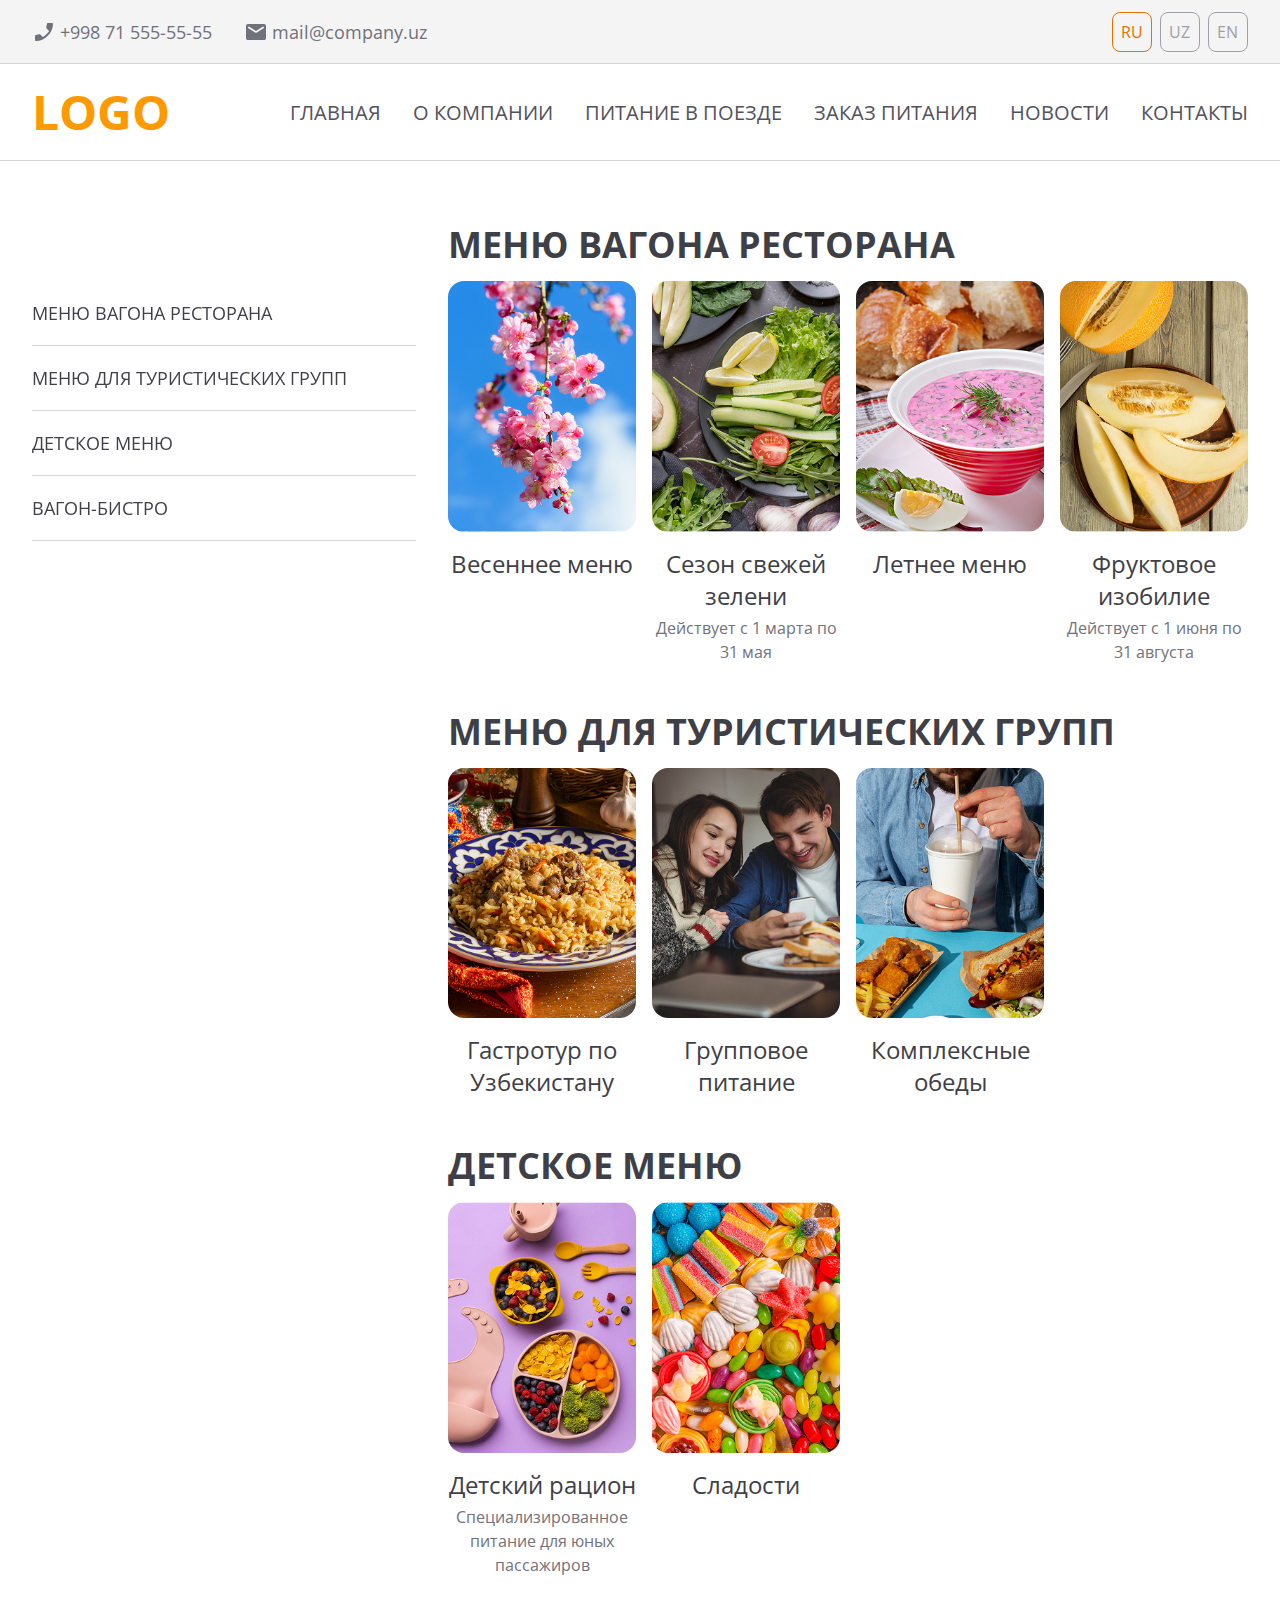
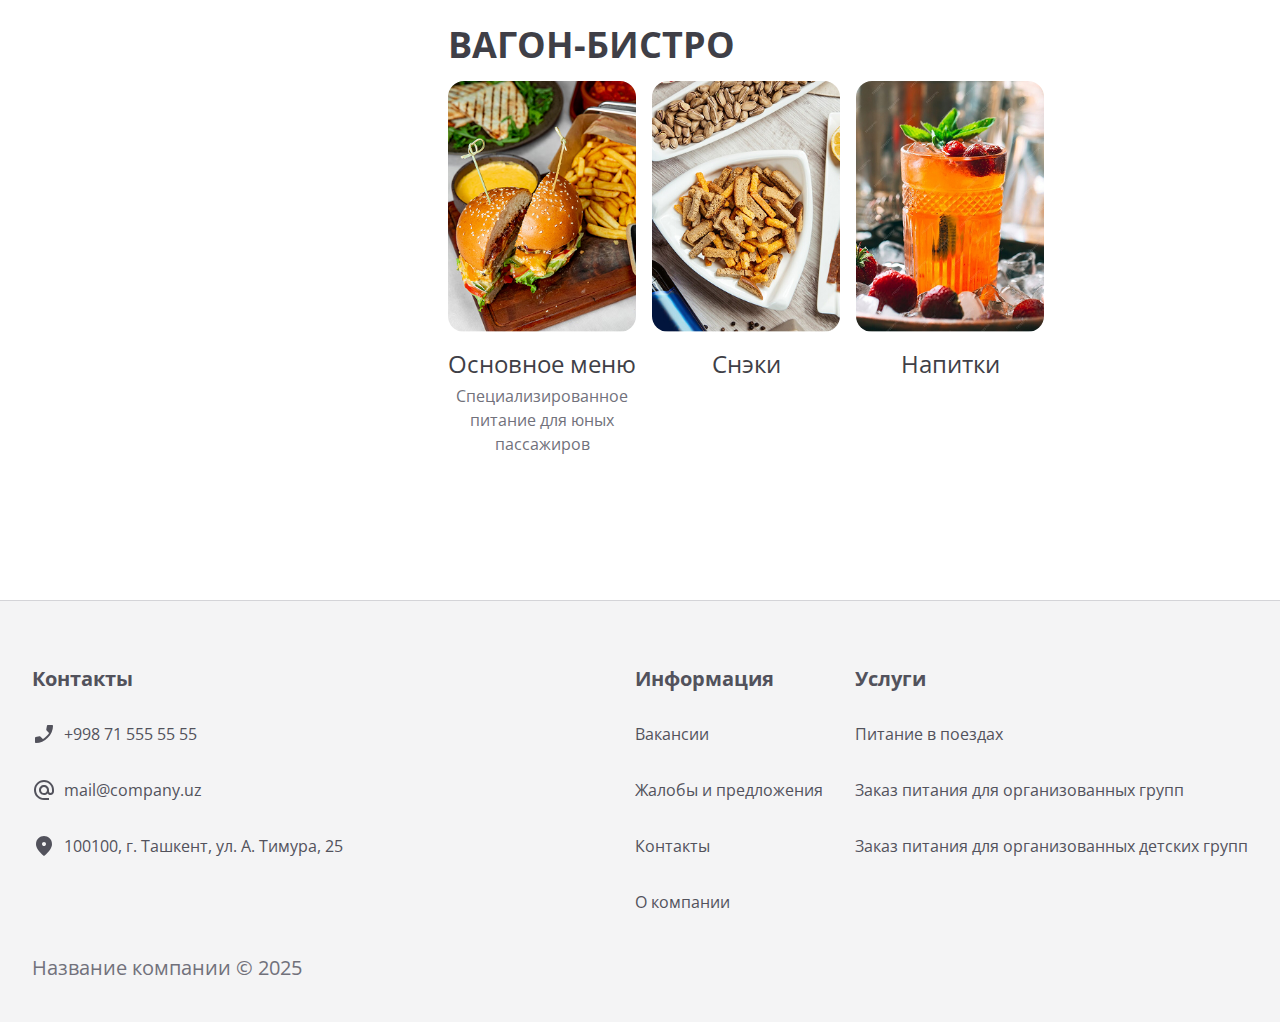
<file: food_on_train.html>
<!doctype html>
<html lang="ru">
  <head>
    <meta charset="UTF-8" />
    <link rel="icon" type="image/svg+xml" href="/vite.svg" />
    <meta name="viewport" content="width=device-width, initial-scale=1.0" />
    <link rel="preconnect" href="https://fonts.googleapis.com">
    <link rel="preconnect" href="https://fonts.gstatic.com" crossorigin>
    <link href="https://fonts.googleapis.com/css2?family=Open+Sans:ital,wght@0,300..800;1,300..800&family=PT+Mono&display=swap" rel="stylesheet">
    <script src="/public/sprite.svg" type="image/svg+xml"></script>
    <title>Питание в поезде</title>
  <script type="module" crossorigin src="./assets/main-BfKwP3S7.js"></script>
  <link rel="stylesheet" crossorigin href="./assets/main-Dy8RlqVM.css">
</head>
  <body>
    <div class="w-full h-16 bg-zinc-100 border-b border-zinc-300 justify-center items-center flex">
    <div class="container px-8 justify-end items-center flex">
      <div class="w-full justify-start items-center gap-8 hidden md:flex">
        <div class="justify-start items-center gap-1 flex">
          <div data-svg-wrapper>
          <svg width="24" height="24" viewBox="0 0 24 24" fill="none" xmlns="http://www.w3.org/2000/svg" class="text-zinc-500 w-6 h-6">
            <use xlink:href="#material-symbols:phone-enabled"></use>
          </svg>
          </div>
          <a href="tel: +998715555555" class="text-zinc-500 text-lg font-normal leading-7 hover:underline">+998 71 555-55-55</a>
        </div>
        <div class="justify-start items-center gap-1 flex">
          <div data-svg-wrapper>
          <svg width="24" height="24" viewBox="0 0 24 24" fill="none" xmlns="http://www.w3.org/2000/svg" class="text-zinc-500 w-6 h-6">
            <use xlink:href="#material-symbols:mail-rounded"></use>
          </svg>
          </div>
          <a href="mailto: mail@company.uz" class="text-zinc-500 text-lg font-normal leading-7 hover:underline">mail@company.uz</a>
        </div>
      </div>
      <div class="justify-start items-center gap-2 flex">
        <button class="button-outline w-10 h-10">
          <div class="">Ru</div>
        </button>
        <button class="button-outline w-10 h-10 !border-zinc-400 !text-zinc-400 hover:!border-zinc-500 hover:!text-zinc-500 active:!border-zinc-600 active:!text-zinc-600">
          <div class="">Uz</div>
        </button>
        <button class="button-outline w-10 h-10 !border-zinc-400 !text-zinc-400 hover:!border-zinc-500 hover:!text-zinc-500 active:!border-zinc-600 active:!text-zinc-600">
          <div class="">En</div>
        </button>
      </div>
    </div>
</div>
    
<div class="lg:min-h-24 bg-white border-b border-zinc-300 flex justify-center items-center gap-2.5 sticky top-0 left-0 z-30 py-6">
    <nav class="container flex self-stretch px-8 justify-start items-center gap-8 flex-wrap">
        <a href="index.html" class="block text-amber-500 text-5xl font-bold uppercase">Logo</a>
        <div class="flex justify-end items-center gap-8 grow shrink w-full flex-[1_1_0] lg:hidden">
            <button id="menu-toggle" class="lg:hidden text-amber-500 text-3xl">&#9776;</button>
        </div>
        <div id="menu-items" class="hidden lg:flex w-full lg:flex-[1_1_0] py-8 lg:py-0 lg:h-5 justify-end items-center gap-8 lg:gap-4 xl:gap-8 flex-col lg:flex-row flex-nowrap">
            
            <a href="index.html" class="text-zinc-600 text-xl lg:text-base xl:text-xl font-normal uppercase leading-tight hover:text-amber-600 active:text-amber-700">Главная</a>
            
            <a href="about.html" class="text-zinc-600 text-xl lg:text-base xl:text-xl font-normal uppercase leading-tight hover:text-amber-600 active:text-amber-700">О компании</a>
            
            <a href="food_on_train.html" class="text-zinc-600 text-xl lg:text-base xl:text-xl font-normal uppercase leading-tight hover:text-amber-600 active:text-amber-700">Питание в поезде</a>
            
            <a href="order_food.html" class="text-zinc-600 text-xl lg:text-base xl:text-xl font-normal uppercase leading-tight hover:text-amber-600 active:text-amber-700">Заказ питания</a>
            
            <a href="news.html" class="text-zinc-600 text-xl lg:text-base xl:text-xl font-normal uppercase leading-tight hover:text-amber-600 active:text-amber-700">Новости</a>
            
            <a href="contacts.html" class="text-zinc-600 text-xl lg:text-base xl:text-xl font-normal uppercase leading-tight hover:text-amber-600 active:text-amber-700">Контакты</a>
            
        </div>
    </nav>
</div>

    <div class="w-full flex flex-col items-center pt-16 pb-32">
        <div class="container">
            <div class="flex items-start gap-8 overflow-visible">
                <ul class="pt-14 flex-col justify-start items-stretch w-full max-w-64 xl:max-w-96 sticky top-24 left-0 z-10 hidden lg:flex">
                    

                    
                        <li>
                            <a href="#title-1" class="py-4 border-b border-zinc-300 justify-start items-center gap-4 flex text-lg uppercase leading-7 flex-[1_1_0] group hover:text-amber-600">
                                <svg width="24" height="24" class="fill-current w-8 h-8 shrink-0 ml-[-3rem] opacity-0 group-hover:ml-0 group-hover:opacity-100 transition-all" xmlns="http://www.w3.org/2000/svg">
                                    <use xlink:href="#material-symbols:arrow-right-rounded"></use>
                                </svg>
                                <span>Меню вагона ресторана</span>
                            </a>
                        </li>
                    
                        <li>
                            <a href="#title-2" class="py-4 border-b border-zinc-300 justify-start items-center gap-4 flex text-lg uppercase leading-7 flex-[1_1_0] group hover:text-amber-600">
                                <svg width="24" height="24" class="fill-current w-8 h-8 shrink-0 ml-[-3rem] opacity-0 group-hover:ml-0 group-hover:opacity-100 transition-all" xmlns="http://www.w3.org/2000/svg">
                                    <use xlink:href="#material-symbols:arrow-right-rounded"></use>
                                </svg>
                                <span>Меню для туристических групп</span>
                            </a>
                        </li>
                    
                        <li>
                            <a href="#title-3" class="py-4 border-b border-zinc-300 justify-start items-center gap-4 flex text-lg uppercase leading-7 flex-[1_1_0] group hover:text-amber-600">
                                <svg width="24" height="24" class="fill-current w-8 h-8 shrink-0 ml-[-3rem] opacity-0 group-hover:ml-0 group-hover:opacity-100 transition-all" xmlns="http://www.w3.org/2000/svg">
                                    <use xlink:href="#material-symbols:arrow-right-rounded"></use>
                                </svg>
                                <span>Детское меню</span>
                            </a>
                        </li>
                    
                        <li>
                            <a href="#title-4" class="py-4 border-b border-zinc-300 justify-start items-center gap-4 flex text-lg uppercase leading-7 flex-[1_1_0] group hover:text-amber-600">
                                <svg width="24" height="24" class="fill-current w-8 h-8 shrink-0 ml-[-3rem] opacity-0 group-hover:ml-0 group-hover:opacity-100 transition-all" xmlns="http://www.w3.org/2000/svg">
                                    <use xlink:href="#material-symbols:arrow-right-rounded"></use>
                                </svg>
                                <span>Вагон-бистро</span>
                            </a>
                        </li>
                    
                </ul>
                <div class="flex-[1_1_0] flex flex-col gap-8">
                    <div>
                        <h2 class="mb-4 text-4xl font-bold uppercase" id="title-1">Меню вагона ресторана</h2>
                        <div class="grid grid-cols-2 md:grid-cols-3 lg:grid-cols-4 gap-4">
                            <a href="#" class="pb-4 flex flex-col gap-4 hover:text-amber-600">
    <img src="./media/menu-01.jpg" alt="" class="w-full rounded-2xl aspect-[3/4] object-cover">
    <div class="flex-col justify-start items-start gap-1 flex">
        <h3 class="self-stretch text-center text-2xl">Весеннее меню</h3>
        
    </div>
</a>
                            <a href="#" class="pb-4 flex flex-col gap-4 hover:text-amber-600">
    <img src="./media/menu-02.jpg" alt="" class="w-full rounded-2xl aspect-[3/4] object-cover">
    <div class="flex-col justify-start items-start gap-1 flex">
        <h3 class="self-stretch text-center text-2xl">Сезон свежей зелени</h3>
        
            <p class="self-stretch text-center text-zinc-500 text-base leading-normal">Действует с 1 марта по 31 мая</p>
        
    </div>
</a>
                            <a href="#" class="pb-4 flex flex-col gap-4 hover:text-amber-600">
    <img src="./media/menu-03.jpg" alt="" class="w-full rounded-2xl aspect-[3/4] object-cover">
    <div class="flex-col justify-start items-start gap-1 flex">
        <h3 class="self-stretch text-center text-2xl">Летнее меню</h3>
        
    </div>
</a>
                            <a href="#" class="pb-4 flex flex-col gap-4 hover:text-amber-600">
    <img src="./media/menu-04.jpg" alt="" class="w-full rounded-2xl aspect-[3/4] object-cover">
    <div class="flex-col justify-start items-start gap-1 flex">
        <h3 class="self-stretch text-center text-2xl">Фруктовое изобилие</h3>
        
            <p class="self-stretch text-center text-zinc-500 text-base leading-normal">Действует с 1 июня по 31 августа</p>
        
    </div>
</a>
                        </div>
                    </div>
                    <div>
                        <h2 class="mb-4 text-4xl font-bold uppercase" id="title-2">Меню для туристических групп</h2>
                        <div class="grid grid-cols-2 md:grid-cols-3 lg:grid-cols-4 gap-4">
                            <a href="#" class="pb-4 flex flex-col gap-4 hover:text-amber-600">
    <img src="./media/menu-05.jpg" alt="" class="w-full rounded-2xl aspect-[3/4] object-cover">
    <div class="flex-col justify-start items-start gap-1 flex">
        <h3 class="self-stretch text-center text-2xl">Гастротур по Узбекистану</h3>
        
    </div>
</a>
                            <a href="#" class="pb-4 flex flex-col gap-4 hover:text-amber-600">
    <img src="./media/menu-06.jpg" alt="" class="w-full rounded-2xl aspect-[3/4] object-cover">
    <div class="flex-col justify-start items-start gap-1 flex">
        <h3 class="self-stretch text-center text-2xl">Групповое питание</h3>
        
    </div>
</a>
                            <a href="#" class="pb-4 flex flex-col gap-4 hover:text-amber-600">
    <img src="./media/menu-07.jpg" alt="" class="w-full rounded-2xl aspect-[3/4] object-cover">
    <div class="flex-col justify-start items-start gap-1 flex">
        <h3 class="self-stretch text-center text-2xl">Комплексные обеды</h3>
        
    </div>
</a>
                        </div>
                    </div>
                    <div>
                        <h2 class="mb-4 text-4xl font-bold uppercase" id="title-3">Детское меню</h2>
                        <div class="grid grid-cols-2 md:grid-cols-3 lg:grid-cols-4 gap-4">
                            <a href="#" class="pb-4 flex flex-col gap-4 hover:text-amber-600">
    <img src="./media/menu-08.jpg" alt="" class="w-full rounded-2xl aspect-[3/4] object-cover">
    <div class="flex-col justify-start items-start gap-1 flex">
        <h3 class="self-stretch text-center text-2xl">Детский рацион</h3>
        
            <p class="self-stretch text-center text-zinc-500 text-base leading-normal">Специализированное питание для юных пассажиров</p>
        
    </div>
</a>
                            <a href="#" class="pb-4 flex flex-col gap-4 hover:text-amber-600">
    <img src="./media/menu-09.jpg" alt="" class="w-full rounded-2xl aspect-[3/4] object-cover">
    <div class="flex-col justify-start items-start gap-1 flex">
        <h3 class="self-stretch text-center text-2xl">Сладости</h3>
        
    </div>
</a>
                        </div>
                    </div>
                    <div>
                        <h2 class="mb-4 text-4xl font-bold uppercase" id="title-4">Вагон-бистро</h2>
                        <div class="grid grid-cols-2 md:grid-cols-3 lg:grid-cols-4 gap-4">
                            <a href="#" class="pb-4 flex flex-col gap-4 hover:text-amber-600">
    <img src="./media/menu-10.jpg" alt="" class="w-full rounded-2xl aspect-[3/4] object-cover">
    <div class="flex-col justify-start items-start gap-1 flex">
        <h3 class="self-stretch text-center text-2xl">Основное меню</h3>
        
            <p class="self-stretch text-center text-zinc-500 text-base leading-normal">Специализированное питание для юных пассажиров</p>
        
    </div>
</a>
                            <a href="#" class="pb-4 flex flex-col gap-4 hover:text-amber-600">
    <img src="./media/menu-11.jpg" alt="" class="w-full rounded-2xl aspect-[3/4] object-cover">
    <div class="flex-col justify-start items-start gap-1 flex">
        <h3 class="self-stretch text-center text-2xl">Снэки</h3>
        
    </div>
</a>
                            <a href="#" class="pb-4 flex flex-col gap-4 hover:text-amber-600">
    <img src="./media/menu-12.jpg" alt="" class="w-full rounded-2xl aspect-[3/4] object-cover">
    <div class="flex-col justify-start items-start gap-1 flex">
        <h3 class="self-stretch text-center text-2xl">Напитки</h3>
        
    </div>
</a>
                        </div>
                    </div>
                </div>
            </div>
            
        </div>
    </div>

    <div style="display: none;">
        <svg xmlns="http://www.w3.org/2000/svg">
  <symbol id="material-symbols:menu" viewBox="0 0 24 24" fill="none">
    <path d="M3 18V16H21V18H3ZM3 13V11H21V13H3ZM3 8V6H21V8H3Z" fill="currentColor"></path>
  </symbol>

  <symbol id="material-symbols:menu-rounded" viewBox="0 0 24 24" fill="none">
    <path d="M4 18C3.71667 18 3.47934 17.904 3.288 17.712C3.09667 17.52 3.00067 17.2827 3 17C2.99934 16.7173 3.09534 16.48 3.288 16.288C3.48067 16.096 3.718 16 4 16H20C20.2833 16 20.521 16.096 20.713 16.288C20.905 16.48 21.0007 16.7173 21 17C20.9993 17.2827 20.9033 17.5203 20.712 17.713C20.5207 17.9057 20.2833 18.0013 20 18H4ZM4 13C3.71667 13 3.47934 12.904 3.288 12.712C3.09667 12.52 3.00067 12.2827 3 12C2.99934 11.7173 3.09534 11.48 3.288 11.288C3.48067 11.096 3.718 11 4 11H20C20.2833 11 20.521 11.096 20.713 11.288C20.905 11.48 21.0007 11.7173 21 12C20.9993 12.2827 20.9033 12.5203 20.712 12.713C20.5207 12.9057 20.2833 13.0013 20 13H4ZM4 8C3.71667 8 3.47934 7.904 3.288 7.712C3.09667 7.52 3.00067 7.28267 3 7C2.99934 6.71733 3.09534 6.48 3.288 6.288C3.48067 6.096 3.718 6 4 6H20C20.2833 6 20.521 6.096 20.713 6.288C20.905 6.48 21.0007 6.71733 21 7C20.9993 7.28267 20.9033 7.52033 20.712 7.713C20.5207 7.90567 20.2833 8.00133 20 8H4Z" fill="currentColor"></path>
  </symbol>

  <symbol id="material-symbols:chevron-left" viewBox="0 0 24 24" fill="none">
    <path d="M14 18L8 12L14 6L15.4 7.4L10.8 12L15.4 16.6L14 18Z" fill="currentColor"></path>
  </symbol>

  <symbol id="material-symbols:chevron-left-rounded" viewBox="0 0 24 24" fill="none">
    <path d="M10.8001 12L14.7001 15.9C14.8834 16.0833 14.9751 16.3167 14.9751 16.6C14.9751 16.8833 14.8834 17.1167 14.7001 17.3C14.5167 17.4833 14.2834 17.575 14.0001 17.575C13.7167 17.575 13.4834 17.4833 13.3001 17.3L8.70006 12.7C8.60006 12.6 8.5294 12.4917 8.48806 12.375C8.44673 12.2583 8.42573 12.1333 8.42506 12C8.4244 11.8667 8.4454 11.7417 8.48806 11.625C8.53073 11.5083 8.6014 11.4 8.70006 11.3L13.3001 6.69999C13.4834 6.51665 13.7167 6.42499 14.0001 6.42499C14.2834 6.42499 14.5167 6.51665 14.7001 6.69999C14.8834 6.88332 14.9751 7.11665 14.9751 7.39999C14.9751 7.68332 14.8834 7.91665 14.7001 8.09999L10.8001 12Z" fill="currentColor"></path>
  </symbol>

  <symbol id="material-symbols:chevron-right" viewBox="0 0 24 24" fill="none">
    <path d="M12.6 12L8 7.4L9.4 6L15.4 12L9.4 18L8 16.6L12.6 12Z" fill="currentColor"></path>
  </symbol>

  <symbol id="material-symbols:chevron-right-rounded" viewBox="0 0 24 24" fill="none">
    <path d="M12.6 12L8.70005 8.09999C8.51672 7.91665 8.42505 7.68332 8.42505 7.39999C8.42505 7.11665 8.51672 6.88332 8.70005 6.69999C8.88338 6.51665 9.11671 6.42499 9.40005 6.42499C9.68338 6.42499 9.91672 6.51665 10.1 6.69999L14.7 11.3C14.8 11.4 14.871 11.5083 14.913 11.625C14.955 11.7417 14.9757 11.8667 14.975 12C14.9744 12.1333 14.9537 12.2583 14.913 12.375C14.8724 12.4917 14.8014 12.6 14.7 12.7L10.1 17.3C9.91672 17.4833 9.68338 17.575 9.40005 17.575C9.11671 17.575 8.88338 17.4833 8.70005 17.3C8.51672 17.1167 8.42505 16.8833 8.42505 16.6C8.42505 16.3167 8.51672 16.0833 8.70005 15.9L12.6 12Z" fill="currentColor"></path>
  </symbol>

  <symbol id="material-symbols:arrow-left-alt" viewBox="0 0 24 24" fill="none">
    <path d="M10 18L4 12L10 6L11.4 7.45L7.85 11H20V13H7.85L11.4 16.55L10 18Z" fill="currentColor"></path>
  </symbol>

  <symbol id="material-symbols:arrow-left-alt-rounded" viewBox="0 0 24 24" fill="none">
    <path d="M7.8499 13L10.6999 15.85C10.8999 16.05 10.9959 16.2833 10.9879 16.55C10.9799 16.8166 10.8839 17.05 10.6999 17.25C10.4999 17.45 10.2626 17.5543 9.9879 17.563C9.71324 17.5716 9.47557 17.4756 9.2749 17.275L4.6999 12.7C4.4999 12.5 4.3999 12.2666 4.3999 12C4.3999 11.7333 4.4999 11.5 4.6999 11.3L9.2749 6.72498C9.4749 6.52498 9.71257 6.42931 9.9879 6.43798C10.2632 6.44665 10.5006 6.55065 10.6999 6.74998C10.8832 6.94998 10.9792 7.18331 10.9879 7.44998C10.9966 7.71665 10.9006 7.94998 10.6999 8.14998L7.8499 11H18.9999C19.2832 11 19.5209 11.096 19.7129 11.288C19.9049 11.48 20.0006 11.7173 19.9999 12C19.9992 12.2826 19.9032 12.5203 19.7119 12.713C19.5206 12.9056 19.2832 13.0013 18.9999 13H7.8499Z" fill="currentColor"></path>
  </symbol>

  <symbol id="material-symbols:arrow-right-alt" viewBox="0 0 24 24" fill="none">
    <path d="M14 18L12.6 16.55L16.15 13H4V11H16.15L12.6 7.45L14 6L20 12L14 18Z" fill="currentColor"></path>
  </symbol>

  <symbol id="material-symbols:arrow-right-alt-rounded" viewBox="0 0 24 24" fill="none">
    <path d="M16.15 13H5C4.71667 13 4.47934 12.904 4.288 12.712C4.09667 12.52 4.00067 12.2827 4 12C3.99934 11.7174 4.09534 11.48 4.288 11.288C4.48067 11.096 4.718 11 5 11H16.15L13.3 8.15002C13.1 7.95002 13.004 7.71669 13.012 7.45002C13.02 7.18336 13.116 6.95002 13.3 6.75002C13.5 6.55002 13.7377 6.44602 14.013 6.43802C14.2883 6.43002 14.5257 6.52569 14.725 6.72502L19.3 11.3C19.4 11.4 19.471 11.5084 19.513 11.625C19.555 11.7417 19.5757 11.8667 19.575 12C19.5743 12.1334 19.5537 12.2584 19.513 12.375C19.4723 12.4917 19.4013 12.6 19.3 12.7L14.725 17.275C14.525 17.475 14.2877 17.571 14.013 17.563C13.7383 17.555 13.5007 17.4507 13.3 17.25C13.1167 17.05 13.0207 16.8167 13.012 16.55C13.0033 16.2834 13.0993 16.05 13.3 15.85L16.15 13Z" fill="currentColor"></path>
  </symbol>

  <symbol id="material-symbols:arrow-left" viewBox="0 0 24 24" fill="none">
    <path d="M14 17L9 12L14 7V17Z" fill="currentColor"></path>
  </symbol>

  <symbol id="material-symbols:arrow-left-rounded" viewBox="0 0 24 24" fill="none">
    <path d="M13.15 16.15L9.52505 12.525C9.44171 12.4417 9.38338 12.3583 9.35005 12.275C9.31672 12.1917 9.30005 12.1 9.30005 12C9.30005 11.9 9.31672 11.8083 9.35005 11.725C9.38338 11.6417 9.44171 11.5583 9.52505 11.475L13.15 7.85001C13.2 7.80001 13.2544 7.76268 13.313 7.73801C13.3717 7.71335 13.434 7.70068 13.5 7.70001C13.6334 7.70001 13.75 7.74601 13.85 7.83801C13.95 7.93001 14 8.05068 14 8.20001V15.8C14 15.95 13.95 16.071 13.85 16.163C13.75 16.255 13.6334 16.3007 13.5 16.3C13.4667 16.3 13.35 16.25 13.15 16.15Z" fill="currentColor"></path>
  </symbol>

  <symbol id="material-symbols:arrow-right" viewBox="0 0 24 24" fill="none">
    <path d="M10 17V7L15 12L10 17Z" fill="currentColor"></path>
  </symbol>

  <symbol id="material-symbols:arrow-right-rounded" viewBox="0 0 24 24" fill="none">
    <path d="M10.5 16.3C10.3667 16.3 10.25 16.2543 10.15 16.163C10.05 16.0717 10 15.9507 10 15.8V8.20001C10 8.05001 10.05 7.92935 10.15 7.83801C10.25 7.74668 10.3667 7.70068 10.5 7.70001C10.5333 7.70001 10.65 7.75001 10.85 7.85001L14.475 11.475C14.5583 11.5583 14.6167 11.6417 14.65 11.725C14.6833 11.8083 14.7 11.9 14.7 12C14.7 12.1 14.6833 12.1917 14.65 12.275C14.6167 12.3583 14.5583 12.4417 14.475 12.525L10.85 16.15C10.8 16.2 10.746 16.2377 10.688 16.263C10.63 16.2883 10.5673 16.3007 10.5 16.3Z" fill="currentColor"></path>
  </symbol>

  <symbol id="material-symbols:arrow-downward-alt" viewBox="0 0 24 24" fill="none">
    <path d="M12 18L6 12L7.4 10.6L11 14.2V5H13V14.2L16.6 10.6L18 12L12 18Z" fill="currentColor"></path>
  </symbol>

  <symbol id="material-symbols:arrow-downward-alt-rounded" viewBox="0 0 24 24" fill="none">
    <path d="M11 14.2V6C11 5.71667 11.096 5.47934 11.288 5.288C11.48 5.09667 11.7174 5.00067 12 5C12.2827 4.99934 12.5204 5.09534 12.713 5.288C12.9057 5.48067 13.0014 5.718 13 6V14.2L15.9 11.3C16.0834 11.1167 16.3167 11.025 16.6 11.025C16.8834 11.025 17.1167 11.1167 17.3 11.3C17.4834 11.4833 17.575 11.7167 17.575 12C17.575 12.2833 17.4834 12.5167 17.3 12.7L12.7 17.3C12.5 17.5 12.2667 17.6 12 17.6C11.7334 17.6 11.5 17.5 11.3 17.3L6.70005 12.7C6.51672 12.5167 6.42505 12.2833 6.42505 12C6.42505 11.7167 6.51672 11.4833 6.70005 11.3C6.88338 11.1167 7.11672 11.025 7.40005 11.025C7.68338 11.025 7.91672 11.1167 8.10005 11.3L11 14.2Z" fill="currentColor"></path>
  </symbol>

  <symbol id="material-symbols:arrow-drop-down" viewBox="0 0 24 24" fill="none">
    <path d="M12 15L7 10H17L12 15Z" fill="currentColor"></path>
  </symbol>

  <symbol id="material-symbols:arrow-drop-down-rounded" viewBox="0 0 24 24" fill="none">
    <path d="M11.475 14.475L7.84995 10.85C7.79995 10.8 7.76262 10.746 7.73795 10.688C7.71328 10.63 7.70062 10.5673 7.69995 10.5C7.69995 10.3667 7.74595 10.25 7.83795 10.15C7.92995 10.05 8.05062 10 8.19995 10H15.8C15.95 10 16.071 10.05 16.163 10.15C16.255 10.25 16.3006 10.3667 16.3 10.5C16.3 10.5333 16.25 10.65 16.15 10.85L12.525 14.475C12.4416 14.5583 12.3583 14.6167 12.275 14.65C12.1916 14.6833 12.1 14.7 12 14.7C11.9 14.7 11.8083 14.6833 11.725 14.65C11.6416 14.6167 11.5583 14.5583 11.475 14.475Z" fill="currentColor"></path>
  </symbol>

  <symbol id="material-symbols:keyboard-arrow-down" viewBox="0 0 24 24" fill="none">
    <path d="M12 15.4L6 9.4L7.4 8L12 12.6L16.6 8L18 9.4L12 15.4Z" fill="currentColor"></path>
  </symbol>

  <symbol id="material-symbols:keyboard-arrow-down-rounded" viewBox="0 0 24 24" fill="none">
    <path d="M12 14.975C11.8667 14.975 11.7417 14.9543 11.625 14.913C11.5084 14.8717 11.4 14.8007 11.3 14.7L6.70005 10.1C6.51672 9.91665 6.42505 9.68332 6.42505 9.39999C6.42505 9.11665 6.51672 8.88332 6.70005 8.69999C6.88338 8.51665 7.11672 8.42499 7.40005 8.42499C7.68338 8.42499 7.91672 8.51665 8.10005 8.69999L12 12.6L15.9 8.69999C16.0834 8.51665 16.3167 8.42499 16.6 8.42499C16.8834 8.42499 17.1167 8.51665 17.3 8.69999C17.4834 8.88332 17.575 9.11665 17.575 9.39999C17.575 9.68332 17.4834 9.91665 17.3 10.1L12.7 14.7C12.6 14.8 12.4917 14.871 12.375 14.913C12.2584 14.955 12.1334 14.9757 12 14.975Z" fill="currentColor"></path>
  </symbol>

  <symbol id="material-symbols:arrow-upward-alt" viewBox="0 0 24 24" fill="none">
    <path d="M11 18V8.8L7.4 12.4L6 11L12 5L18 11L16.6 12.4L13 8.8V18H11Z" fill="currentColor"></path>
  </symbol>

  <symbol id="material-symbols:arrow-upward-alt-rounded" viewBox="0 0 24 24" fill="none">
    <path d="M11 8.80002L8.10005 11.7C7.91672 11.8834 7.68338 11.975 7.40005 11.975C7.11672 11.975 6.88338 11.8834 6.70005 11.7C6.51672 11.5167 6.42505 11.2834 6.42505 11C6.42505 10.7167 6.51672 10.4834 6.70005 10.3L11.3 5.70002C11.5 5.50002 11.7334 5.40002 12 5.40002C12.2667 5.40002 12.5 5.50002 12.7 5.70002L17.3 10.3C17.4834 10.4834 17.575 10.7167 17.575 11C17.575 11.2834 17.4834 11.5167 17.3 11.7C17.1167 11.8834 16.8834 11.975 16.6 11.975C16.3167 11.975 16.0834 11.8834 15.9 11.7L13 8.80002V17C13 17.2834 12.904 17.521 12.712 17.713C12.52 17.905 12.2827 18.0007 12 18C11.7174 17.9994 11.48 17.9034 11.288 17.712C11.096 17.5207 11 17.2834 11 17V8.80002Z" fill="currentColor"></path>
  </symbol>

  <symbol id="material-symbols:keyboard-arrow-up" viewBox="0 0 24 24" fill="none">
    <path d="M12 10.8L7.4 15.4L6 14L12 8L18 14L16.6 15.4L12 10.8Z" fill="currentColor"></path>
  </symbol>

  <symbol id="material-symbols:keyboard-arrow-up-rounded" viewBox="0 0 24 24" fill="none">
    <path d="M12 10.8L8.10005 14.7C7.91672 14.8834 7.68338 14.975 7.40005 14.975C7.11672 14.975 6.88338 14.8834 6.70005 14.7C6.51672 14.5167 6.42505 14.2834 6.42505 14C6.42505 13.7167 6.51672 13.4834 6.70005 13.3L11.3 8.70002C11.5 8.50002 11.7334 8.40002 12 8.40002C12.2667 8.40002 12.5 8.50002 12.7 8.70002L17.3 13.3C17.4834 13.4834 17.575 13.7167 17.575 14C17.575 14.2834 17.4834 14.5167 17.3 14.7C17.1167 14.8834 16.8834 14.975 16.6 14.975C16.3167 14.975 16.0834 14.8834 15.9 14.7L12 10.8Z" fill="currentColor"></path>
  </symbol>

  <symbol id="material-symbols:arrow-drop-up" viewBox="0 0 24 24" fill="none">
    <path d="M7 14L12 9L17 14H7Z" fill="currentColor"></path>
  </symbol>

  <symbol id="material-symbols:arrow-drop-up-rounded" viewBox="0 0 24 24" fill="none">
    <path d="M8.19995 14C8.04995 14 7.92928 13.95 7.83795 13.85C7.74662 13.75 7.70062 13.6333 7.69995 13.5C7.69995 13.4667 7.74995 13.35 7.84995 13.15L11.475 9.52499C11.5583 9.44165 11.6416 9.38332 11.725 9.34999C11.8083 9.31665 11.9 9.29999 12 9.29999C12.1 9.29999 12.1916 9.31665 12.275 9.34999C12.3583 9.38332 12.4416 9.44165 12.525 9.52499L16.15 13.15C16.2 13.2 16.2376 13.2543 16.263 13.313C16.2883 13.3717 16.3006 13.434 16.3 13.5C16.3 13.6333 16.2543 13.75 16.163 13.85C16.0716 13.95 15.9506 14 15.8 14H8.19995Z" fill="currentColor"></path>
  </symbol>

  <symbol id="material-symbols:search" viewBox="0 0 24 24" fill="none">
    <path d="M19.6 21L13.3 14.7C12.8 15.1 12.225 15.4167 11.575 15.65C10.925 15.8833 10.2333 16 9.5 16C7.68333 16 6.146 15.3707 4.888 14.112C3.63 12.8533 3.00067 11.316 3 9.5C2.99933 7.684 3.62867 6.14667 4.888 4.888C6.14733 3.62933 7.68467 3 9.5 3C11.3153 3 12.853 3.62933 14.113 4.888C15.373 6.14667 16.002 7.684 16 9.5C16 10.2333 15.8833 10.925 15.65 11.575C15.4167 12.225 15.1 12.8 14.7 13.3L21 19.6L19.6 21ZM9.5 14C10.75 14 11.8127 13.5627 12.688 12.688C13.5633 11.8133 14.0007 10.7507 14 9.5C13.9993 8.24933 13.562 7.187 12.688 6.313C11.814 5.439 10.7513 5.00133 9.5 5C8.24867 4.99867 7.18633 5.43633 6.313 6.313C5.43967 7.18967 5.002 8.252 5 9.5C4.998 10.748 5.43567 11.8107 6.313 12.688C7.19033 13.5653 8.25267 14.0027 9.5 14Z" fill="currentColor"></path>
  </symbol>

  <symbol id="material-symbols:search-rounded" viewBox="0 0 24 24" fill="none">
    <path d="M9.5 16C7.68333 16 6.146 15.3707 4.888 14.112C3.63 12.8533 3.00067 11.316 3 9.5C2.99933 7.684 3.62867 6.14667 4.888 4.888C6.14733 3.62933 7.68467 3 9.5 3C11.3153 3 12.853 3.62933 14.113 4.888C15.373 6.14667 16.002 7.684 16 9.5C16 10.2333 15.8833 10.925 15.65 11.575C15.4167 12.225 15.1 12.8 14.7 13.3L20.3 18.9C20.4833 19.0833 20.575 19.3167 20.575 19.6C20.575 19.8833 20.4833 20.1167 20.3 20.3C20.1167 20.4833 19.8833 20.575 19.6 20.575C19.3167 20.575 19.0833 20.4833 18.9 20.3L13.3 14.7C12.8 15.1 12.225 15.4167 11.575 15.65C10.925 15.8833 10.2333 16 9.5 16ZM9.5 14C10.75 14 11.8127 13.5627 12.688 12.688C13.5633 11.8133 14.0007 10.7507 14 9.5C13.9993 8.24933 13.562 7.187 12.688 6.313C11.814 5.439 10.7513 5.00133 9.5 5C8.24867 4.99867 7.18633 5.43633 6.313 6.313C5.43967 7.18967 5.002 8.252 5 9.5C4.998 10.748 5.43567 11.8107 6.313 12.688C7.19033 13.5653 8.25267 14.0027 9.5 14Z" fill="currentColor"></path>
  </symbol>

  <symbol id="material-symbols:location-on-outline" viewBox="0 0 24 24" fill="none">
    <path d="M12 12C12.55 12 13.021 11.8043 13.413 11.413C13.805 11.0217 14.0007 10.5507 14 10C13.9993 9.44933 13.8037 8.97867 13.413 8.588C13.0223 8.19733 12.5513 8.00133 12 8C11.4487 7.99867 10.978 8.19467 10.588 8.588C10.198 8.98133 10.002 9.452 10 10C9.998 10.548 10.194 11.019 10.588 11.413C10.982 11.807 11.4527 12.0027 12 12ZM12 19.35C14.0333 17.4833 15.5417 15.7877 16.525 14.263C17.5083 12.7383 18 11.384 18 10.2C18 8.38333 17.421 6.896 16.263 5.738C15.105 4.58 13.684 4.00067 12 4C10.316 3.99933 8.89533 4.57867 7.738 5.738C6.58067 6.89733 6.00133 8.38467 6 10.2C6 11.3833 6.49167 12.7377 7.475 14.263C8.45833 15.7883 9.96667 17.484 12 19.35ZM12 22C9.31667 19.7167 7.31267 17.596 5.988 15.638C4.66333 13.68 4.00067 11.8673 4 10.2C4 7.7 4.80433 5.70833 6.413 4.225C8.02167 2.74167 9.884 2 12 2C14.116 2 15.9787 2.74167 17.588 4.225C19.1973 5.70833 20.0013 7.7 20 10.2C20 11.8667 19.3377 13.6793 18.013 15.638C16.6883 17.5967 14.684 19.7173 12 22Z" fill="currentColor"></path>
  </symbol>

  <symbol id="material-symbols:location-on-outline-rounded" viewBox="0 0 24 24" fill="none">
    <path d="M12 19.35C14.0333 17.4833 15.5417 15.7877 16.525 14.263C17.5083 12.7383 18 11.384 18 10.2C18 8.38333 17.421 6.896 16.263 5.738C15.105 4.58 13.684 4.00067 12 4C10.316 3.99933 8.89533 4.57867 7.738 5.738C6.58067 6.89733 6.00133 8.38467 6 10.2C6 11.3833 6.49167 12.7377 7.475 14.263C8.45833 15.7883 9.96667 17.484 12 19.35ZM12 21.325C11.7667 21.325 11.5333 21.2833 11.3 21.2C11.0667 21.1167 10.8583 20.9917 10.675 20.825C9.59167 19.825 8.63333 18.85 7.8 17.9C6.96667 16.95 6.271 16.0293 5.713 15.138C5.155 14.2467 4.73 13.3883 4.438 12.563C4.146 11.7377 4 10.95 4 10.2C4 7.7 4.80433 5.70833 6.413 4.225C8.02167 2.74167 9.884 2 12 2C14.116 2 15.9787 2.74167 17.588 4.225C19.1973 5.70833 20.0013 7.7 20 10.2C20 10.95 19.8543 11.7377 19.563 12.563C19.2717 13.3883 18.8467 14.2467 18.288 15.138C17.7293 16.0293 17.0333 16.95 16.2 17.9C15.3667 18.85 14.4083 19.825 13.325 20.825C13.1417 20.9917 12.9333 21.1167 12.7 21.2C12.4667 21.2833 12.2333 21.325 12 21.325ZM12 12C12.55 12 13.021 11.8043 13.413 11.413C13.805 11.0217 14.0007 10.5507 14 10C13.9993 9.44933 13.8037 8.97867 13.413 8.588C13.0223 8.19733 12.5513 8.00133 12 8C11.4487 7.99867 10.978 8.19467 10.588 8.588C10.198 8.98133 10.002 9.452 10 10C9.998 10.548 10.194 11.019 10.588 11.413C10.982 11.807 11.4527 12.0027 12 12Z" fill="currentColor"></path>
  </symbol>

  <symbol id="material-symbols:location-on-rounded" viewBox="0 0 24 24" fill="none">
    <path d="M12 21.325C11.7667 21.325 11.5333 21.2833 11.3 21.2C11.0667 21.1167 10.8583 20.9917 10.675 20.825C9.59167 19.825 8.63333 18.85 7.8 17.9C6.96667 16.95 6.271 16.0293 5.713 15.138C5.155 14.2467 4.73 13.3883 4.438 12.563C4.146 11.7377 4 10.95 4 10.2C4 7.7 4.80433 5.70833 6.413 4.225C8.02167 2.74167 9.884 2 12 2C14.116 2 15.9787 2.74167 17.588 4.225C19.1973 5.70833 20.0013 7.7 20 10.2C20 10.95 19.8543 11.7377 19.563 12.563C19.2717 13.3883 18.8467 14.2467 18.288 15.138C17.7293 16.0293 17.0333 16.95 16.2 17.9C15.3667 18.85 14.4083 19.825 13.325 20.825C13.1417 20.9917 12.9333 21.1167 12.7 21.2C12.4667 21.2833 12.2333 21.325 12 21.325ZM12 12C12.55 12 13.021 11.8043 13.413 11.413C13.805 11.0217 14.0007 10.5507 14 10C13.9993 9.44933 13.8037 8.97867 13.413 8.588C13.0223 8.19733 12.5513 8.00133 12 8C11.4487 7.99867 10.978 8.19467 10.588 8.588C10.198 8.98133 10.002 9.452 10 10C9.998 10.548 10.194 11.019 10.588 11.413C10.982 11.807 11.4527 12.0027 12 12Z" fill="currentColor"></path>
  </symbol>

  <symbol id="material-symbols:alternate-email" viewBox="0 0 24 24" fill="none">
    <path d="M12 22C10.6167 22 9.31667 21.7373 8.1 21.212C6.88334 20.6867 5.825 19.9743 4.925 19.075C4.025 18.1757 3.31267 17.1173 2.788 15.9C2.26333 14.6827 2.00067 13.3827 2 12C1.99933 10.6173 2.262 9.31733 2.788 8.1C3.314 6.88267 4.02633 5.82433 4.925 4.925C5.82367 4.02567 6.882 3.31333 8.1 2.788C9.318 2.26267 10.618 2 12 2C13.382 2 14.682 2.26267 15.9 2.788C17.118 3.31333 18.1763 4.02567 19.075 4.925C19.9737 5.82433 20.6863 6.88267 21.213 8.1C21.7397 9.31733 22.002 10.6173 22 12V13.45C22 14.4333 21.6627 15.271 20.988 15.963C20.3133 16.655 19.484 17.0007 18.5 17C17.9167 17 17.3667 16.875 16.85 16.625C16.3333 16.375 15.9 16.0167 15.55 15.55C15.0667 16.0333 14.5207 16.396 13.912 16.638C13.3033 16.88 12.666 17.0007 12 17C10.6167 17 9.43767 16.5123 8.463 15.537C7.48834 14.5617 7.00067 13.3827 7 12C6.99933 10.6173 7.487 9.43833 8.463 8.463C9.439 7.48767 10.618 7 12 7C13.382 7 14.5613 7.48767 15.538 8.463C16.5147 9.43833 17.002 10.6173 17 12V13.45C17 13.8833 17.1417 14.25 17.425 14.55C17.7083 14.85 18.0667 15 18.5 15C18.9333 15 19.2917 14.85 19.575 14.55C19.8583 14.25 20 13.8833 20 13.45V12C20 9.76667 19.225 7.875 17.675 6.325C16.125 4.775 14.2333 4 12 4C9.76667 4 7.875 4.775 6.325 6.325C4.775 7.875 4 9.76667 4 12C4 14.2333 4.775 16.125 6.325 17.675C7.875 19.225 9.76667 20 12 20H17V22H12ZM12 15C12.8333 15 13.5417 14.7083 14.125 14.125C14.7083 13.5417 15 12.8333 15 12C15 11.1667 14.7083 10.4583 14.125 9.875C13.5417 9.29167 12.8333 9 12 9C11.1667 9 10.4583 9.29167 9.875 9.875C9.29167 10.4583 9 11.1667 9 12C9 12.8333 9.29167 13.5417 9.875 14.125C10.4583 14.7083 11.1667 15 12 15Z" fill="currentColor"></path>
  </symbol>

  <symbol id="material-symbols:alternate-email-rounded" viewBox="0 0 24 24" fill="none">
    <path d="M12 22C10.6167 22 9.31667 21.7373 8.1 21.212C6.88334 20.6867 5.825 19.9743 4.925 19.075C4.025 18.1757 3.31267 17.1173 2.788 15.9C2.26333 14.6827 2.00067 13.3827 2 12C1.99933 10.6173 2.262 9.31733 2.788 8.1C3.314 6.88267 4.02633 5.82433 4.925 4.925C5.82367 4.02567 6.882 3.31333 8.1 2.788C9.318 2.26267 10.618 2 12 2C13.382 2 14.682 2.26267 15.9 2.788C17.118 3.31333 18.1763 4.02567 19.075 4.925C19.9737 5.82433 20.6863 6.88267 21.213 8.1C21.7397 9.31733 22.002 10.6173 22 12V13.45C22 14.4333 21.6627 15.271 20.988 15.963C20.3133 16.655 19.484 17.0007 18.5 17C17.9167 17 17.3667 16.875 16.85 16.625C16.3333 16.375 15.9 16.0167 15.55 15.55C15.0667 16.0333 14.5207 16.396 13.912 16.638C13.3033 16.88 12.666 17.0007 12 17C10.6167 17 9.43767 16.5123 8.463 15.537C7.48834 14.5617 7.00067 13.3827 7 12C6.99933 10.6173 7.487 9.43833 8.463 8.463C9.439 7.48767 10.618 7 12 7C13.382 7 14.5613 7.48767 15.538 8.463C16.5147 9.43833 17.002 10.6173 17 12V13.45C17 13.8833 17.1417 14.25 17.425 14.55C17.7083 14.85 18.0667 15 18.5 15C18.9333 15 19.2917 14.85 19.575 14.55C19.8583 14.25 20 13.8833 20 13.45V12C20 9.76667 19.225 7.875 17.675 6.325C16.125 4.775 14.2333 4 12 4C9.76667 4 7.875 4.775 6.325 6.325C4.775 7.875 4 9.76667 4 12C4 14.2333 4.775 16.125 6.325 17.675C7.875 19.225 9.76667 20 12 20H16C16.2833 20 16.521 20.096 16.713 20.288C16.905 20.48 17.0007 20.7173 17 21C16.9993 21.2827 16.9033 21.5203 16.712 21.713C16.5207 21.9057 16.2833 22.0013 16 22H12ZM12 15C12.8333 15 13.5417 14.7083 14.125 14.125C14.7083 13.5417 15 12.8333 15 12C15 11.1667 14.7083 10.4583 14.125 9.875C13.5417 9.29167 12.8333 9 12 9C11.1667 9 10.4583 9.29167 9.875 9.875C9.29167 10.4583 9 11.1667 9 12C9 12.8333 9.29167 13.5417 9.875 14.125C10.4583 14.7083 11.1667 15 12 15Z" fill="currentColor"></path>
  </symbol>

  <symbol id="material-symbols:mail-outline" viewBox="0 0 24 24" fill="none">
    <path d="M4 20C3.45 20 2.97933 19.8043 2.588 19.413C2.19667 19.0217 2.00067 18.5507 2 18V6C2 5.45 2.196 4.97933 2.588 4.588C2.98 4.19667 3.45067 4.00067 4 4H20C20.55 4 21.021 4.196 21.413 4.588C21.805 4.98 22.0007 5.45067 22 6V18C22 18.55 21.8043 19.021 21.413 19.413C21.0217 19.805 20.5507 20.0007 20 20H4ZM12 13L4 8V18H20V8L12 13ZM12 11L20 6H4L12 11ZM4 8V6V18V8Z" fill="currentColor"></path>
  </symbol>

  <symbol id="material-symbols:mail-outline-rounded" viewBox="0 0 24 24" fill="none">
    <path d="M4 20C3.45 20 2.97933 19.8043 2.588 19.413C2.19667 19.0217 2.00067 18.5507 2 18V6C2 5.45 2.196 4.97933 2.588 4.588C2.98 4.19667 3.45067 4.00067 4 4H20C20.55 4 21.021 4.196 21.413 4.588C21.805 4.98 22.0007 5.45067 22 6V18C22 18.55 21.8043 19.021 21.413 19.413C21.0217 19.805 20.5507 20.0007 20 20H4ZM20 8L12.525 12.675C12.4417 12.725 12.3543 12.7627 12.263 12.788C12.1717 12.8133 12.084 12.8257 12 12.825C11.916 12.8243 11.8287 12.812 11.738 12.788C11.6473 12.764 11.5597 12.7263 11.475 12.675L4 8V18H20V8ZM12 11L20 6H4L12 11ZM4 8.25V6.775V6.8V6.788V8.25Z" fill="currentColor"></path>
  </symbol>

  <symbol id="material-symbols:mail" viewBox="0 0 24 24" fill="none">
    <path d="M4 20C3.45 20 2.97933 19.8043 2.588 19.413C2.19667 19.0217 2.00067 18.5507 2 18V6C2 5.45 2.196 4.97933 2.588 4.588C2.98 4.19667 3.45067 4.00067 4 4H20C20.55 4 21.021 4.196 21.413 4.588C21.805 4.98 22.0007 5.45067 22 6V18C22 18.55 21.8043 19.021 21.413 19.413C21.0217 19.805 20.5507 20.0007 20 20H4ZM12 13L20 8V6L12 11L4 6V8L12 13Z" fill="currentColor"></path>
  </symbol>

  <symbol id="material-symbols:mail-rounded" viewBox="0 0 24 24" fill="none">
    <path d="M4 20C3.45 20 2.97933 19.8043 2.588 19.413C2.19667 19.0217 2.00067 18.5507 2 18V6C2 5.45 2.196 4.97933 2.588 4.588C2.98 4.19667 3.45067 4.00067 4 4H20C20.55 4 21.021 4.196 21.413 4.588C21.805 4.98 22.0007 5.45067 22 6V18C22 18.55 21.8043 19.021 21.413 19.413C21.0217 19.805 20.5507 20.0007 20 20H4ZM12 12.825C12.0833 12.825 12.171 12.8123 12.263 12.787C12.355 12.7617 12.4423 12.7243 12.525 12.675L19.6 8.25C19.7333 8.16667 19.8333 8.06267 19.9 7.938C19.9667 7.81333 20 7.67567 20 7.525C20 7.19167 19.8583 6.94167 19.575 6.775C19.2917 6.60833 19 6.61667 18.7 6.8L12 11L5.3 6.8C5 6.61667 4.70833 6.61267 4.425 6.788C4.14167 6.96333 4 7.209 4 7.525C4 7.69167 4.03333 7.83767 4.1 7.963C4.16667 8.08833 4.26667 8.184 4.4 8.25L11.475 12.675C11.5583 12.725 11.646 12.7627 11.738 12.788C11.83 12.8133 11.9173 12.8257 12 12.825Z" fill="currentColor"></path>
  </symbol>

  <symbol id="material-symbols:phone-enabled" viewBox="0 0 24 24" fill="none">
    <path d="M4.05 21C3.75 21 3.5 20.9 3.3 20.7C3.1 20.5 3 20.25 3 19.95V15.9C3 15.6833 3.075 15.4877 3.225 15.313C3.375 15.1383 3.56667 15.0173 3.8 14.95L7.25 14.25C7.48333 14.2167 7.721 14.2377 7.963 14.313C8.205 14.3883 8.40067 14.5007 8.55 14.65L10.9 17C11.5333 16.6333 12.1333 16.229 12.7 15.787C13.2667 15.345 13.8083 14.866 14.325 14.35C14.875 13.8167 15.3793 13.2627 15.838 12.688C16.2967 12.1133 16.6923 11.5173 17.025 10.9L14.6 8.45C14.4667 8.31667 14.375 8.15833 14.325 7.975C14.275 7.79167 14.2667 7.56667 14.3 7.3L14.95 3.8C14.9833 3.58333 15.0917 3.396 15.275 3.238C15.4583 3.08 15.6667 3.00067 15.9 3H19.95C20.25 3 20.5 3.1 20.7 3.3C20.9 3.5 21 3.75 21 4.05C21 6.13333 20.546 8.19167 19.638 10.225C18.73 12.2583 17.4423 14.1083 15.775 15.775C14.1077 17.4417 12.2577 18.7293 10.225 19.638C8.19233 20.5467 6.134 21.0007 4.05 21Z" fill="currentColor"></path>
  </symbol>

  <symbol id="material-symbols:phone-enabled-outline" viewBox="0 0 24 24" fill="none">
    <path d="M4.05 21C3.75 21 3.5 20.9 3.3 20.7C3.1 20.5 3 20.25 3 19.95V15.9C3 15.6833 3.075 15.4877 3.225 15.313C3.375 15.1383 3.56667 15.0173 3.8 14.95L7.25 14.25C7.48333 14.2167 7.721 14.2377 7.963 14.313C8.205 14.3883 8.40067 14.5007 8.55 14.65L10.9 17C11.5333 16.6333 12.1333 16.229 12.7 15.787C13.2667 15.345 13.8083 14.866 14.325 14.35C14.875 13.8167 15.3793 13.2627 15.838 12.688C16.2967 12.1133 16.6923 11.5173 17.025 10.9L14.6 8.45C14.4667 8.31667 14.375 8.15833 14.325 7.975C14.275 7.79167 14.2667 7.56667 14.3 7.3L14.95 3.8C14.9833 3.58333 15.0917 3.396 15.275 3.238C15.4583 3.08 15.6667 3.00067 15.9 3H19.95C20.25 3 20.5 3.1 20.7 3.3C20.9 3.5 21 3.75 21 4.05C21 6.13333 20.546 8.19167 19.638 10.225C18.73 12.2583 17.4423 14.1083 15.775 15.775C14.1077 17.4417 12.2577 18.7293 10.225 19.638C8.19233 20.5467 6.134 21.0007 4.05 21ZM17.95 9C18.2333 8.35 18.45 7.69167 18.6 7.025C18.75 6.35833 18.8667 5.68333 18.95 5H16.75L16.3 7.35L17.95 9ZM9 17.9L7.35 16.25L5 16.75V18.95C5.68333 18.9 6.35833 18.7833 7.025 18.6C7.69167 18.4167 8.35 18.1833 9 17.9Z" fill="currentColor"></path>
  </symbol>

  <symbol id="material-symbols:link" viewBox="0 0 24 24" fill="none">
    <path d="M11 17H7C5.61667 17 4.43767 16.5123 3.463 15.537C2.48833 14.5617 2.00067 13.3827 2 12C1.99933 10.6173 2.487 9.43833 3.463 8.463C4.439 7.48767 5.618 7 7 7H11V9H7C6.16667 9 5.45833 9.29167 4.875 9.875C4.29167 10.4583 4 11.1667 4 12C4 12.8333 4.29167 13.5417 4.875 14.125C5.45833 14.7083 6.16667 15 7 15H11V17ZM8 13V11H16V13H8ZM13 17V15H17C17.8333 15 18.5417 14.7083 19.125 14.125C19.7083 13.5417 20 12.8333 20 12C20 11.1667 19.7083 10.4583 19.125 9.875C18.5417 9.29167 17.8333 9 17 9H13V7H17C18.3833 7 19.5627 7.48767 20.538 8.463C21.5133 9.43833 22.0007 10.6173 22 12C21.9993 13.3827 21.5117 14.562 20.537 15.538C19.5623 16.514 18.3833 17.0013 17 17H13Z" fill="currentColor"></path>
  </symbol>

  <symbol id="material-symbols:attach-file" viewBox="0 0 24 24" fill="none">
    <path d="M18 15.75C18 17.4833 17.3917 18.9583 16.175 20.175C14.9583 21.3917 13.4833 22 11.75 22C10.0167 22 8.54167 21.3917 7.325 20.175C6.10833 18.9583 5.5 17.4833 5.5 15.75V6.5C5.5 5.25 5.93767 4.18767 6.813 3.313C7.68833 2.43833 8.75067 2.00067 10 2C11.2493 1.99933 12.312 2.437 13.188 3.313C14.064 4.189 14.5013 5.25133 14.5 6.5V15.25C14.5 16.0167 14.2333 16.6667 13.7 17.2C13.1667 17.7333 12.5167 18 11.75 18C10.9833 18 10.3333 17.7333 9.8 17.2C9.26667 16.6667 9 16.0167 9 15.25V6H11V15.25C11 15.4667 11.071 15.646 11.213 15.788C11.355 15.93 11.534 16.0007 11.75 16C11.966 15.9993 12.1453 15.9283 12.288 15.787C12.4307 15.6457 12.5013 15.4667 12.5 15.25V6.5C12.4833 5.8 12.2377 5.20833 11.763 4.725C11.2883 4.24167 10.7007 4 10 4C9.29933 4 8.70767 4.24167 8.225 4.725C7.74233 5.20833 7.50067 5.8 7.5 6.5V15.75C7.48333 16.9333 7.89167 17.9377 8.725 18.763C9.55833 19.5883 10.5667 20.0007 11.75 20C12.9167 20 13.9083 19.5877 14.725 18.763C15.5417 17.9383 15.9667 16.934 16 15.75V6H18V15.75Z" fill="currentColor"></path>
  </symbol>

  <symbol id="material-symbols:attach-file-rounded" viewBox="0 0 24 24" fill="none">
    <path d="M18 15.75C18 17.4833 17.3917 18.9583 16.175 20.175C14.9583 21.3917 13.4833 22 11.75 22C10.0167 22 8.54167 21.3917 7.325 20.175C6.10833 18.9583 5.5 17.4833 5.5 15.75V6.5C5.5 5.25 5.93767 4.18767 6.813 3.313C7.68833 2.43833 8.75067 2.00067 10 2C11.2493 1.99933 12.312 2.437 13.188 3.313C14.064 4.189 14.5013 5.25133 14.5 6.5V15.25C14.5 16.0167 14.2333 16.6667 13.7 17.2C13.1667 17.7333 12.5167 18 11.75 18C10.9833 18 10.3333 17.7333 9.8 17.2C9.26667 16.6667 9 16.0167 9 15.25V7C9 6.71667 9.096 6.47933 9.288 6.288C9.48 6.09667 9.71733 6.00067 10 6C10.2827 5.99933 10.5203 6.09533 10.713 6.288C10.9057 6.48067 11.0013 6.718 11 7V15.25C11 15.4667 11.071 15.646 11.213 15.788C11.355 15.93 11.534 16.0007 11.75 16C11.966 15.9993 12.1453 15.9283 12.288 15.787C12.4307 15.6457 12.5013 15.4667 12.5 15.25V6.5C12.4833 5.8 12.2377 5.20833 11.763 4.725C11.2883 4.24167 10.7007 4 10 4C9.29933 4 8.70767 4.24167 8.225 4.725C7.74233 5.20833 7.50067 5.8 7.5 6.5V15.75C7.48333 16.9333 7.89167 17.9377 8.725 18.763C9.55833 19.5883 10.5667 20.0007 11.75 20C12.9167 20 13.9083 19.5877 14.725 18.763C15.5417 17.9383 15.9667 16.934 16 15.75V7C16 6.71667 16.096 6.47933 16.288 6.288C16.48 6.09667 16.7173 6.00067 17 6C17.2827 5.99933 17.5203 6.09533 17.713 6.288C17.9057 6.48067 18.0013 6.718 18 7V15.75Z" fill="currentColor"></path>
  </symbol>

  <symbol id="material-symbols:bookmark" viewBox="0 0 24 24" fill="none">
    <path d="M5 21V5C5 4.45 5.196 3.97933 5.588 3.588C5.98 3.19667 6.45067 3.00067 7 3H17C17.55 3 18.021 3.196 18.413 3.588C18.805 3.98 19.0007 4.45067 19 5V21L12 18L5 21Z" fill="currentColor"></path>
  </symbol>

  <symbol id="material-symbols:bookmark-rounded" viewBox="0 0 24 24" fill="none">
    <path d="M12 18L7.8 19.8C7.13333 20.0833 6.5 20.0293 5.9 19.638C5.3 19.2467 5 18.6923 5 17.975V5C5 4.45 5.196 3.97933 5.588 3.588C5.98 3.19667 6.45067 3.00067 7 3H17C17.55 3 18.021 3.196 18.413 3.588C18.805 3.98 19.0007 4.45067 19 5V17.975C19 18.6917 18.7 19.246 18.1 19.638C17.5 20.03 16.8667 20.084 16.2 19.8L12 18Z" fill="currentColor"></path>
  </symbol>

  <symbol id="material-symbols:bookmark-outline" viewBox="0 0 24 24" fill="none">
    <path d="M5 21V5C5 4.45 5.196 3.97933 5.588 3.588C5.98 3.19667 6.45067 3.00067 7 3H17C17.55 3 18.021 3.196 18.413 3.588C18.805 3.98 19.0007 4.45067 19 5V21L12 18L5 21ZM7 17.95L12 15.8L17 17.95V5H7V17.95Z" fill="currentColor"></path>
  </symbol>

  <symbol id="material-symbols:bookmark-outline-rounded" viewBox="0 0 24 24" fill="none">
    <path d="M12 18L7.8 19.8C7.13333 20.0833 6.5 20.0293 5.9 19.638C5.3 19.2467 5 18.6923 5 17.975V5C5 4.45 5.196 3.97933 5.588 3.588C5.98 3.19667 6.45067 3.00067 7 3H17C17.55 3 18.021 3.196 18.413 3.588C18.805 3.98 19.0007 4.45067 19 5V17.975C19 18.6917 18.7 19.246 18.1 19.638C17.5 20.03 16.8667 20.084 16.2 19.8L12 18ZM12 15.8L17 17.95V5H7V17.95L12 15.8ZM12 5H7H17H12Z" fill="currentColor"></path>
  </symbol>

  <symbol id="material-symbols:map" viewBox="0 0 24 24" fill="none">
    <path d="M15 21L9 18.9L4.35 20.7C4.01667 20.8333 3.70833 20.796 3.425 20.588C3.14167 20.38 3 20.1007 3 19.75V5.75C3 5.53333 3.06267 5.34167 3.188 5.175C3.31333 5.00833 3.484 4.88333 3.7 4.8L9 3L15 5.1L19.65 3.3C19.9833 3.16667 20.2917 3.20433 20.575 3.413C20.8583 3.62167 21 3.90067 21 4.25V18.25C21 18.4667 20.9377 18.6583 20.813 18.825C20.6883 18.9917 20.5173 19.1167 20.3 19.2L15 21ZM14 18.55V6.85L10 5.45V17.15L14 18.55Z" fill="currentColor"></path>
  </symbol>

  <symbol id="material-symbols:map-outline" viewBox="0 0 24 24" fill="none">
    <path d="M15 21L9 18.9L4.35 20.7C4.01667 20.8333 3.70833 20.796 3.425 20.588C3.14167 20.38 3 20.1007 3 19.75V5.75C3 5.53333 3.06267 5.34167 3.188 5.175C3.31333 5.00833 3.484 4.88333 3.7 4.8L9 3L15 5.1L19.65 3.3C19.9833 3.16667 20.2917 3.20433 20.575 3.413C20.8583 3.62167 21 3.90067 21 4.25V18.25C21 18.4667 20.9377 18.6583 20.813 18.825C20.6883 18.9917 20.5173 19.1167 20.3 19.2L15 21ZM14 18.55V6.85L10 5.45V17.15L14 18.55ZM16 18.55L19 17.55V5.7L16 6.85V18.55ZM5 18.3L8 17.15V5.45L5 6.45V18.3Z" fill="currentColor"></path>
  </symbol>

  <symbol id="material-symbols:map-outline-rounded" viewBox="0 0 24 24" fill="none">
    <path d="M14.35 20.775L9 18.9L4.35 20.7C4.18333 20.7667 4.02067 20.7877 3.862 20.763C3.70333 20.7383 3.55767 20.684 3.425 20.6C3.29233 20.516 3.18833 20.4037 3.113 20.263C3.03767 20.1223 3 19.9597 3 19.775V5.75C3 5.53333 3.06267 5.34167 3.188 5.175C3.31333 5.00833 3.484 4.88333 3.7 4.8L8.35 3.225C8.45 3.19167 8.55433 3.16667 8.663 3.15C8.77167 3.13333 8.884 3.125 9 3.125C9.116 3.125 9.22867 3.13333 9.338 3.15C9.44733 3.16667 9.55133 3.19167 9.65 3.225L15 5.1L19.65 3.3C19.8167 3.23333 19.9793 3.21267 20.138 3.238C20.2967 3.26333 20.4423 3.31733 20.575 3.4C20.7077 3.48267 20.812 3.59533 20.888 3.738C20.964 3.88067 21.0013 4.043 21 4.225V18.25C21 18.4667 20.9377 18.6583 20.813 18.825C20.6883 18.9917 20.5173 19.1167 20.3 19.2L15.65 20.775C15.55 20.8083 15.446 20.8333 15.338 20.85C15.23 20.8667 15.1173 20.875 15 20.875C14.8827 20.875 14.7703 20.8667 14.663 20.85C14.5557 20.8333 14.4513 20.8083 14.35 20.775ZM14 18.55V6.85L10 5.45V17.15L14 18.55ZM16 18.55L19 17.55V5.7L16 6.85V18.55ZM5 18.3L8 17.15V5.45L5 6.45V18.3Z" fill="currentColor"></path>
  </symbol>

  <symbol id="material-symbols:map-rounded" viewBox="0 0 24 24" fill="none">
    <path d="M14.35 20.775L9 18.9L4.35 20.7C4.18333 20.7667 4.02067 20.7877 3.862 20.763C3.70333 20.7383 3.55767 20.684 3.425 20.6C3.29233 20.516 3.18833 20.4037 3.113 20.263C3.03767 20.1223 3 19.9597 3 19.775V5.75C3 5.53333 3.06267 5.34167 3.188 5.175C3.31333 5.00833 3.484 4.88333 3.7 4.8L8.35 3.225C8.45 3.19167 8.55433 3.16667 8.663 3.15C8.77167 3.13333 8.884 3.125 9 3.125C9.116 3.125 9.22867 3.13333 9.338 3.15C9.44733 3.16667 9.55133 3.19167 9.65 3.225L15 5.1L19.65 3.3C19.8167 3.23333 19.9793 3.21267 20.138 3.238C20.2967 3.26333 20.4423 3.31733 20.575 3.4C20.7077 3.48267 20.812 3.59533 20.888 3.738C20.964 3.88067 21.0013 4.043 21 4.225V18.25C21 18.4667 20.9377 18.6583 20.813 18.825C20.6883 18.9917 20.5173 19.1167 20.3 19.2L15.65 20.775C15.55 20.8083 15.446 20.8333 15.338 20.85C15.23 20.8667 15.1173 20.875 15 20.875C14.8827 20.875 14.7703 20.8667 14.663 20.85C14.5557 20.8333 14.4513 20.8083 14.35 20.775ZM14 18.55V6.85L10 5.45V17.15L14 18.55Z" fill="currentColor"></path>
  </symbol>

  <symbol id="material-symbols:person" viewBox="0 0 24 24" fill="none">
    <path d="M12 12C10.9 12 9.95833 11.6083 9.175 10.825C8.39167 10.0417 8 9.1 8 8C8 6.9 8.39167 5.95833 9.175 5.175C9.95833 4.39167 10.9 4 12 4C13.1 4 14.0417 4.39167 14.825 5.175C15.6083 5.95833 16 6.9 16 8C16 9.1 15.6083 10.0417 14.825 10.825C14.0417 11.6083 13.1 12 12 12ZM4 20V17.2C4 16.6333 4.146 16.1127 4.438 15.638C4.73 15.1633 5.11733 14.8007 5.6 14.55C6.63333 14.0333 7.68333 13.646 8.75 13.388C9.81667 13.13 10.9 13.0007 12 13C13.1 12.9993 14.1833 13.1287 15.25 13.388C16.3167 13.6473 17.3667 14.0347 18.4 14.55C18.8833 14.8 19.271 15.1627 19.563 15.638C19.855 16.1133 20.0007 16.634 20 17.2V20H4Z" fill="currentColor"></path>
  </symbol>

  <symbol id="material-symbols:person-rounded" viewBox="0 0 24 24" fill="none">
    <path d="M12 12C10.9 12 9.95833 11.6083 9.175 10.825C8.39167 10.0417 8 9.1 8 8C8 6.9 8.39167 5.95833 9.175 5.175C9.95833 4.39167 10.9 4 12 4C13.1 4 14.0417 4.39167 14.825 5.175C15.6083 5.95833 16 6.9 16 8C16 9.1 15.6083 10.0417 14.825 10.825C14.0417 11.6083 13.1 12 12 12ZM4 18V17.2C4 16.6333 4.146 16.1127 4.438 15.638C4.73 15.1633 5.11733 14.8007 5.6 14.55C6.63333 14.0333 7.68333 13.646 8.75 13.388C9.81667 13.13 10.9 13.0007 12 13C13.1 12.9993 14.1833 13.1287 15.25 13.388C16.3167 13.6473 17.3667 14.0347 18.4 14.55C18.8833 14.8 19.271 15.1627 19.563 15.638C19.855 16.1133 20.0007 16.634 20 17.2V18C20 18.55 19.8043 19.021 19.413 19.413C19.0217 19.805 18.5507 20.0007 18 20H6C5.45 20 4.97933 19.8043 4.588 19.413C4.19667 19.0217 4.00067 18.5507 4 18Z" fill="currentColor"></path>
  </symbol>

  <symbol id="material-symbols:person-outline" viewBox="0 0 24 24" fill="none">
    <path d="M12 12C10.9 12 9.95833 11.6083 9.175 10.825C8.39167 10.0417 8 9.1 8 8C8 6.9 8.39167 5.95833 9.175 5.175C9.95833 4.39167 10.9 4 12 4C13.1 4 14.0417 4.39167 14.825 5.175C15.6083 5.95833 16 6.9 16 8C16 9.1 15.6083 10.0417 14.825 10.825C14.0417 11.6083 13.1 12 12 12ZM4 20V17.2C4 16.6333 4.146 16.1127 4.438 15.638C4.73 15.1633 5.11733 14.8007 5.6 14.55C6.63333 14.0333 7.68333 13.646 8.75 13.388C9.81667 13.13 10.9 13.0007 12 13C13.1 12.9993 14.1833 13.1287 15.25 13.388C16.3167 13.6473 17.3667 14.0347 18.4 14.55C18.8833 14.8 19.271 15.1627 19.563 15.638C19.855 16.1133 20.0007 16.634 20 17.2V20H4ZM6 18H18V17.2C18 17.0167 17.9543 16.85 17.863 16.7C17.7717 16.55 17.6507 16.4333 17.5 16.35C16.6 15.9 15.6917 15.5627 14.775 15.338C13.8583 15.1133 12.9333 15.0007 12 15C11.0667 14.9993 10.1417 15.112 9.225 15.338C8.30833 15.564 7.4 15.9013 6.5 16.35C6.35 16.4333 6.229 16.55 6.137 16.7C6.045 16.85 5.99933 17.0167 6 17.2V18ZM12 10C12.55 10 13.021 9.80433 13.413 9.413C13.805 9.02167 14.0007 8.55067 14 8C13.9993 7.44933 13.8037 6.97867 13.413 6.588C13.0223 6.19733 12.5513 6.00133 12 6C11.4487 5.99867 10.978 6.19467 10.588 6.588C10.198 6.98133 10.002 7.452 10 8C9.998 8.548 10.194 9.019 10.588 9.413C10.982 9.807 11.4527 10.0027 12 10Z" fill="currentColor"></path>
  </symbol>

  <symbol id="material-symbols:person-outline-rounded" viewBox="0 0 24 24" fill="none">
    <path d="M12 12C10.9 12 9.95833 11.6083 9.175 10.825C8.39167 10.0417 8 9.1 8 8C8 6.9 8.39167 5.95833 9.175 5.175C9.95833 4.39167 10.9 4 12 4C13.1 4 14.0417 4.39167 14.825 5.175C15.6083 5.95833 16 6.9 16 8C16 9.1 15.6083 10.0417 14.825 10.825C14.0417 11.6083 13.1 12 12 12ZM4 18V17.2C4 16.6333 4.146 16.1127 4.438 15.638C4.73 15.1633 5.11733 14.8007 5.6 14.55C6.63333 14.0333 7.68333 13.646 8.75 13.388C9.81667 13.13 10.9 13.0007 12 13C13.1 12.9993 14.1833 13.1287 15.25 13.388C16.3167 13.6473 17.3667 14.0347 18.4 14.55C18.8833 14.8 19.271 15.1627 19.563 15.638C19.855 16.1133 20.0007 16.634 20 17.2V18C20 18.55 19.8043 19.021 19.413 19.413C19.0217 19.805 18.5507 20.0007 18 20H6C5.45 20 4.97933 19.8043 4.588 19.413C4.19667 19.0217 4.00067 18.5507 4 18ZM6 18H18V17.2C18 17.0167 17.9543 16.85 17.863 16.7C17.7717 16.55 17.6507 16.4333 17.5 16.35C16.6 15.9 15.6917 15.5627 14.775 15.338C13.8583 15.1133 12.9333 15.0007 12 15C11.0667 14.9993 10.1417 15.112 9.225 15.338C8.30833 15.564 7.4 15.9013 6.5 16.35C6.35 16.4333 6.229 16.55 6.137 16.7C6.045 16.85 5.99933 17.0167 6 17.2V18ZM12 10C12.55 10 13.021 9.80433 13.413 9.413C13.805 9.02167 14.0007 8.55067 14 8C13.9993 7.44933 13.8037 6.97867 13.413 6.588C13.0223 6.19733 12.5513 6.00133 12 6C11.4487 5.99867 10.978 6.19467 10.588 6.588C10.198 6.98133 10.002 7.452 10 8C9.998 8.548 10.194 9.019 10.588 9.413C10.982 9.807 11.4527 10.0027 12 10Z" fill="currentColor"></path>
  </symbol>

  <symbol id="material-symbols:send" viewBox="0 0 24 24" fill="none">
    <path d="M3 20V14L11 12L3 10V4L22 12L3 20Z" fill="currentColor"></path>
  </symbol>

  <symbol id="material-symbols:send-rounded" viewBox="0 0 24 24" fill="none">
    <path d="M4.4 19.425C4.06667 19.5583 3.75 19.529 3.45 19.337C3.15 19.145 3 18.866 3 18.5V14L11 12L3 10V5.50001C3 5.13335 3.15 4.85435 3.45 4.66301C3.75 4.47168 4.06667 4.44235 4.4 4.57501L19.8 11.075C20.2167 11.2583 20.425 11.5667 20.425 12C20.425 12.4333 20.2167 12.7417 19.8 12.925L4.4 19.425Z" fill="currentColor"></path>
  </symbol>

  <symbol id="material-symbols:send-outline" viewBox="0 0 24 24" fill="none">
    <path d="M3 20V4L22 12L3 20ZM5 17L16.85 12L5 7V10.5L11 12L5 13.5V17Z" fill="currentColor"></path>
  </symbol>

  <symbol id="material-symbols:send-outline-rounded" viewBox="0 0 24 24" fill="none">
    <path d="M19.8 12.925L4.4 19.425C4.06667 19.5583 3.75 19.529 3.45 19.337C3.15 19.145 3 18.866 3 18.5V5.50001C3 5.13335 3.15 4.85435 3.45 4.66301C3.75 4.47168 4.06667 4.44235 4.4 4.57501L19.8 11.075C20.2167 11.2583 20.425 11.5667 20.425 12C20.425 12.4333 20.2167 12.7417 19.8 12.925ZM5 17L16.85 12L5 7.00001V10.5L11 12L5 13.5V17Z" fill="currentColor"></path>
  </symbol>

  <symbol id="material-symbols:language" viewBox="0 0 24 24" fill="none">
    <path d="M12 22C10.6333 22 9.34167 21.7373 8.125 21.212C6.90833 20.6867 5.846 19.97 4.938 19.062C4.03 18.154 3.31333 17.0917 2.788 15.875C2.26267 14.6583 2 13.3667 2 12C2 10.6167 2.26267 9.321 2.788 8.113C3.31333 6.905 4.03 5.84667 4.938 4.938C5.846 4.02933 6.90833 3.31267 8.125 2.788C9.34167 2.26333 10.6333 2.00067 12 2C13.3833 2 14.6793 2.26267 15.888 2.788C17.0967 3.31333 18.1547 4.03 19.062 4.938C19.9693 5.846 20.686 6.90433 21.212 8.113C21.738 9.32167 22.0007 10.6173 22 12C22 13.3667 21.7373 14.6583 21.212 15.875C20.6867 17.0917 19.97 18.1543 19.062 19.063C18.154 19.9717 17.0957 20.6883 15.887 21.213C14.6783 21.7377 13.3827 22 12 22ZM12 19.95C12.4333 19.35 12.8083 18.725 13.125 18.075C13.4417 17.425 13.7 16.7333 13.9 16H10.1C10.3 16.7333 10.5583 17.425 10.875 18.075C11.1917 18.725 11.5667 19.35 12 19.95ZM9.4 19.55C9.1 19 8.83767 18.429 8.613 17.837C8.38833 17.245 8.20067 16.6327 8.05 16H5.1C5.58333 16.8333 6.18767 17.5583 6.913 18.175C7.63833 18.7917 8.46733 19.25 9.4 19.55ZM14.6 19.55C15.5333 19.25 16.3627 18.7917 17.088 18.175C17.8133 17.5583 18.4173 16.8333 18.9 16H15.95C15.8 16.6333 15.6127 17.246 15.388 17.838C15.1633 18.43 14.9007 19.0007 14.6 19.55ZM4.25 14H7.65C7.6 13.6667 7.56267 13.3377 7.538 13.013C7.51333 12.6883 7.50067 12.3507 7.5 12C7.49933 11.6493 7.512 11.312 7.538 10.988C7.564 10.664 7.60133 10.3347 7.65 10H4.25C4.16667 10.3333 4.10433 10.6627 4.063 10.988C4.02167 11.3133 4.00067 11.6507 4 12C3.99933 12.3493 4.02033 12.687 4.063 13.013C4.10567 13.339 4.168 13.668 4.25 14ZM9.65 14H14.35C14.4 13.6667 14.4377 13.3377 14.463 13.013C14.4883 12.6883 14.5007 12.3507 14.5 12C14.4993 11.6493 14.4867 11.312 14.462 10.988C14.4373 10.664 14.4 10.3347 14.35 10H9.65C9.6 10.3333 9.56267 10.6627 9.538 10.988C9.51333 11.3133 9.50067 11.6507 9.5 12C9.49933 12.3493 9.512 12.687 9.538 13.013C9.564 13.339 9.60133 13.668 9.65 14ZM16.35 14H19.75C19.8333 13.6667 19.896 13.3377 19.938 13.013C19.98 12.6883 20.0007 12.3507 20 12C19.9993 11.6493 19.9787 11.312 19.938 10.988C19.8973 10.664 19.8347 10.3347 19.75 10H16.35C16.4 10.3333 16.4377 10.6627 16.463 10.988C16.4883 11.3133 16.5007 11.6507 16.5 12C16.4993 12.3493 16.4867 12.687 16.462 13.013C16.4373 13.339 16.4 13.668 16.35 14ZM15.95 8H18.9C18.4167 7.16667 17.8127 6.44167 17.088 5.825C16.3633 5.20833 15.534 4.75 14.6 4.45C14.9 5 15.1627 5.571 15.388 6.163C15.6133 6.755 15.8007 7.36733 15.95 8ZM10.1 8H13.9C13.7 7.26667 13.4417 6.575 13.125 5.925C12.8083 5.275 12.4333 4.65 12 4.05C11.5667 4.65 11.1917 5.275 10.875 5.925C10.5583 6.575 10.3 7.26667 10.1 8ZM5.1 8H8.05C8.2 7.36667 8.38767 6.754 8.613 6.162C8.83833 5.57 9.10067 4.99933 9.4 4.45C8.46667 4.75 7.63733 5.20833 6.912 5.825C6.18667 6.44167 5.58267 7.16667 5.1 8Z" fill="currentColor"></path>
  </symbol>

  <symbol id="material-symbols:translate" viewBox="0 0 24 24" fill="none">
    <path d="M11.9 22L16.45 10H18.55L23.1 22H21L19.925 18.95H15.075L14 22H11.9ZM4 19L2.6 17.6L7.65 12.55C7.06667 11.9667 6.53733 11.3 6.062 10.55C5.58667 9.8 5.14933 8.95 4.75 8H6.85C7.18333 8.65 7.51667 9.21667 7.85 9.7C8.18333 10.1833 8.58333 10.6667 9.05 11.15C9.6 10.6 10.171 9.829 10.763 8.837C11.355 7.845 11.8007 6.89933 12.1 6H1V4H8V2H10V4H17V6H14.1C13.75 7.2 13.225 8.43333 12.525 9.7C11.825 10.9667 11.1333 11.9333 10.45 12.6L12.85 15.05L12.1 17.1L9.05 13.975L4 19ZM15.7 17.2H19.3L17.5 12.1L15.7 17.2Z" fill="currentColor"></path>
  </symbol>

  <symbol id="material-symbols:translate-rounded" viewBox="0 0 24 24" fill="none">
    <path d="M15.075 18.95L14.225 21.375C14.1583 21.5583 14.0417 21.7083 13.875 21.825C13.7083 21.9417 13.525 22 13.325 22C12.9917 22 12.721 21.8623 12.513 21.587C12.305 21.3117 12.2673 21.0077 12.4 20.675L16.2 10.625C16.2833 10.4417 16.4083 10.2917 16.575 10.175C16.7417 10.0583 16.925 10 17.125 10H17.875C18.075 10 18.2583 10.0583 18.425 10.175C18.5917 10.2917 18.7167 10.4417 18.8 10.625L22.6 20.7C22.7333 21.0167 22.7 21.3127 22.5 21.588C22.3 21.8633 22.0333 22.0007 21.7 22C21.4833 22 21.296 21.9417 21.138 21.825C20.98 21.7083 20.859 21.55 20.775 21.35L19.925 18.95H15.075ZM9.05 13.975L4.7 18.3C4.51667 18.4833 4.28767 18.5793 4.013 18.588C3.73834 18.5967 3.50067 18.5007 3.3 18.3C3.11667 18.1167 3.025 17.8833 3.025 17.6C3.025 17.3167 3.11667 17.0833 3.3 16.9L7.65 12.55C7.06667 11.9667 6.53734 11.3 6.062 10.55C5.58667 9.8 5.14934 8.95 4.75 8H6.85C7.18334 8.65 7.51667 9.21667 7.85 9.7C8.18334 10.1833 8.58334 10.6667 9.05 11.15C9.6 10.6 10.171 9.829 10.763 8.837C11.355 7.845 11.8007 6.89934 12.1 6H2C1.71667 6 1.47934 5.904 1.288 5.712C1.09667 5.52 1.00067 5.28267 1 5C0.999337 4.71734 1.09534 4.48 1.288 4.288C1.48067 4.096 1.718 4 2 4H8V3C8 2.71667 8.096 2.47934 8.288 2.288C8.48 2.09667 8.71734 2.00067 9 2C9.28267 1.99934 9.52034 2.09534 9.713 2.288C9.90567 2.48067 10.0013 2.718 10 3V4H16C16.2833 4 16.521 4.096 16.713 4.288C16.905 4.48 17.0007 4.71734 17 5C16.9993 5.28267 16.9033 5.52034 16.712 5.713C16.5207 5.90567 16.2833 6.00134 16 6H14.1C13.75 7.2 13.225 8.43334 12.525 9.7C11.825 10.9667 11.1333 11.9333 10.45 12.6L12.85 15.05L12.1 17.1L9.05 13.975ZM15.7 17.2H19.3L17.5 12.1L15.7 17.2Z" fill="currentColor"></path>
  </symbol>

  <symbol id="material-symbols:format-quote" viewBox="0 0 24 24" fill="none">
    <path d="M5.7 18L8 14C6.9 14 5.95833 13.6083 5.175 12.825C4.39167 12.0417 4 11.1 4 10C4 8.9 4.39167 7.95833 5.175 7.175C5.95833 6.39167 6.9 6 8 6C9.1 6 10.0417 6.39167 10.825 7.175C11.6083 7.95833 12 8.9 12 10C12 10.3833 11.9543 10.7377 11.863 11.063C11.7717 11.3883 11.634 11.7007 11.45 12L8 18H5.7ZM14.7 18L17 14C15.9 14 14.9583 13.6083 14.175 12.825C13.3917 12.0417 13 11.1 13 10C13 8.9 13.3917 7.95833 14.175 7.175C14.9583 6.39167 15.9 6 17 6C18.1 6 19.0417 6.39167 19.825 7.175C20.6083 7.95833 21 8.9 21 10C21 10.3833 20.9543 10.7377 20.863 11.063C20.7717 11.3883 20.634 11.7007 20.45 12L17 18H14.7Z" fill="currentColor"></path>
  </symbol>

  <symbol id="material-symbols:format-quote-rounded" viewBox="0 0 24 24" fill="none">
    <path d="M6.55 16.5L8 14C6.9 14 5.95833 13.6083 5.175 12.825C4.39167 12.0417 4 11.1 4 10C4 8.9 4.39167 7.95833 5.175 7.175C5.95833 6.39167 6.9 6 8 6C9.1 6 10.0417 6.39167 10.825 7.175C11.6083 7.95833 12 8.9 12 10C12 10.3833 11.9543 10.7377 11.863 11.063C11.7717 11.3883 11.634 11.7007 11.45 12L8.275 17.5C8.19167 17.65 8.075 17.771 7.925 17.863C7.775 17.955 7.60833 18.0007 7.425 18C7.04167 18 6.75433 17.8333 6.563 17.5C6.37167 17.1667 6.36733 16.8333 6.55 16.5ZM15.55 16.5L17 14C15.9 14 14.9583 13.6083 14.175 12.825C13.3917 12.0417 13 11.1 13 10C13 8.9 13.3917 7.95833 14.175 7.175C14.9583 6.39167 15.9 6 17 6C18.1 6 19.0417 6.39167 19.825 7.175C20.6083 7.95833 21 8.9 21 10C21 10.3833 20.9543 10.7377 20.863 11.063C20.7717 11.3883 20.634 11.7007 20.45 12L17.275 17.5C17.1917 17.65 17.075 17.771 16.925 17.863C16.775 17.955 16.6083 18.0007 16.425 18C16.0417 18 15.7543 17.8333 15.563 17.5C15.3717 17.1667 15.3673 16.8333 15.55 16.5Z" fill="currentColor"></path>
  </symbol>

  <symbol id="material-symbols:format-quote-outline" viewBox="0 0 24 24" fill="none">
    <path d="M5.7 18L8 14C6.9 14 5.95833 13.6083 5.175 12.825C4.39167 12.0417 4 11.1 4 10C4 8.9 4.39167 7.95833 5.175 7.175C5.95833 6.39167 6.9 6 8 6C9.1 6 10.0417 6.39167 10.825 7.175C11.6083 7.95833 12 8.9 12 10C12 10.3833 11.9543 10.7377 11.863 11.063C11.7717 11.3883 11.634 11.7007 11.45 12L8 18H5.7ZM14.7 18L17 14C15.9 14 14.9583 13.6083 14.175 12.825C13.3917 12.0417 13 11.1 13 10C13 8.9 13.3917 7.95833 14.175 7.175C14.9583 6.39167 15.9 6 17 6C18.1 6 19.0417 6.39167 19.825 7.175C20.6083 7.95833 21 8.9 21 10C21 10.3833 20.9543 10.7377 20.863 11.063C20.7717 11.3883 20.634 11.7007 20.45 12L17 18H14.7ZM8 11.5C8.41667 11.5 8.771 11.3543 9.063 11.063C9.355 10.7717 9.50067 10.4173 9.5 10C9.49933 9.58267 9.35367 9.22867 9.063 8.938C8.77233 8.64733 8.418 8.50133 8 8.5C7.582 8.49867 7.228 8.64467 6.938 8.938C6.648 9.23133 6.502 9.58533 6.5 10C6.498 10.4147 6.644 10.769 6.938 11.063C7.232 11.357 7.586 11.5027 8 11.5ZM17 11.5C17.4167 11.5 17.771 11.3543 18.063 11.063C18.355 10.7717 18.5007 10.4173 18.5 10C18.4993 9.58267 18.3537 9.22867 18.063 8.938C17.7723 8.64733 17.418 8.50133 17 8.5C16.582 8.49867 16.228 8.64467 15.938 8.938C15.648 9.23133 15.502 9.58533 15.5 10C15.498 10.4147 15.644 10.769 15.938 11.063C16.232 11.357 16.586 11.5027 17 11.5Z" fill="currentColor"></path>
  </symbol>

  <symbol id="material-symbols:format-quote-outline-rounded" viewBox="0 0 24 24" fill="none">
    <path d="M6.55 16.5L8 14C6.9 14 5.95833 13.6083 5.175 12.825C4.39167 12.0417 4 11.1 4 10C4 8.9 4.39167 7.95833 5.175 7.175C5.95833 6.39167 6.9 6 8 6C9.1 6 10.0417 6.39167 10.825 7.175C11.6083 7.95833 12 8.9 12 10C12 10.3833 11.9543 10.7377 11.863 11.063C11.7717 11.3883 11.634 11.7007 11.45 12L8.275 17.5C8.19167 17.65 8.075 17.771 7.925 17.863C7.775 17.955 7.60833 18.0007 7.425 18C7.04167 18 6.75433 17.8333 6.563 17.5C6.37167 17.1667 6.36733 16.8333 6.55 16.5ZM15.55 16.5L17 14C15.9 14 14.9583 13.6083 14.175 12.825C13.3917 12.0417 13 11.1 13 10C13 8.9 13.3917 7.95833 14.175 7.175C14.9583 6.39167 15.9 6 17 6C18.1 6 19.0417 6.39167 19.825 7.175C20.6083 7.95833 21 8.9 21 10C21 10.3833 20.9543 10.7377 20.863 11.063C20.7717 11.3883 20.634 11.7007 20.45 12L17.275 17.5C17.1917 17.65 17.075 17.771 16.925 17.863C16.775 17.955 16.6083 18.0007 16.425 18C16.0417 18 15.7543 17.8333 15.563 17.5C15.3717 17.1667 15.3673 16.8333 15.55 16.5ZM8 11.5C8.41667 11.5 8.771 11.3543 9.063 11.063C9.355 10.7717 9.50067 10.4173 9.5 10C9.49933 9.58267 9.35367 9.22867 9.063 8.938C8.77233 8.64733 8.418 8.50133 8 8.5C7.582 8.49867 7.228 8.64467 6.938 8.938C6.648 9.23133 6.502 9.58533 6.5 10C6.498 10.4147 6.644 10.769 6.938 11.063C7.232 11.357 7.586 11.5027 8 11.5ZM17 11.5C17.4167 11.5 17.771 11.3543 18.063 11.063C18.355 10.7717 18.5007 10.4173 18.5 10C18.4993 9.58267 18.3537 9.22867 18.063 8.938C17.7723 8.64733 17.418 8.50133 17 8.5C16.582 8.49867 16.228 8.64467 15.938 8.938C15.648 9.23133 15.502 9.58533 15.5 10C15.498 10.4147 15.644 10.769 15.938 11.063C16.232 11.357 16.586 11.5027 17 11.5Z" fill="currentColor"></path>
  </symbol>

  <symbol id="material-symbols:home" viewBox="0 0 24 24" fill="none">
    <path d="M4 21V9L12 3L20 9V21H14V14H10V21H4Z" fill="currentColor"></path>
  </symbol>

  <symbol id="material-symbols:home-outline" viewBox="0 0 24 24" fill="none">
    <path d="M6 19H9V13H15V19H18V10L12 5.5L6 10V19ZM4 21V9L12 3L20 9V21H13V15H11V21H4Z" fill="currentColor"></path>
  </symbol>

  <symbol id="material-symbols:home-outline-rounded" viewBox="0 0 24 24" fill="none">
    <path d="M6 19H9V14C9 13.7167 9.096 13.4793 9.288 13.288C9.48 13.0967 9.71733 13.0007 10 13H14C14.2833 13 14.521 13.096 14.713 13.288C14.905 13.48 15.0007 13.7173 15 14V19H18V10L12 5.5L6 10V19ZM4 19V10C4 9.68333 4.071 9.38333 4.213 9.1C4.355 8.81667 4.55067 8.58333 4.8 8.4L10.8 3.9C11.15 3.63333 11.55 3.5 12 3.5C12.45 3.5 12.85 3.63333 13.2 3.9L19.2 8.4C19.45 8.58333 19.646 8.81667 19.788 9.1C19.93 9.38333 20.0007 9.68333 20 10V19C20 19.55 19.804 20.021 19.412 20.413C19.02 20.805 18.5493 21.0007 18 21H14C13.7167 21 13.4793 20.904 13.288 20.712C13.0967 20.52 13.0007 20.2827 13 20V15H11V20C11 20.2833 10.904 20.521 10.712 20.713C10.52 20.905 10.2827 21.0007 10 21H6C5.45 21 4.97933 20.8043 4.588 20.413C4.19667 20.0217 4.00067 19.5507 4 19Z" fill="currentColor"></path>
  </symbol>

  <symbol id="material-symbols:home-rounded" viewBox="0 0 24 24" fill="none">
    <path d="M4 19V10C4 9.68333 4.071 9.38333 4.213 9.1C4.355 8.81667 4.55067 8.58333 4.8 8.4L10.8 3.9C11.15 3.63333 11.55 3.5 12 3.5C12.45 3.5 12.85 3.63333 13.2 3.9L19.2 8.4C19.45 8.58333 19.646 8.81667 19.788 9.1C19.93 9.38333 20.0007 9.68333 20 10V19C20 19.55 19.804 20.021 19.412 20.413C19.02 20.805 18.5493 21.0007 18 21H15C14.7167 21 14.4793 20.904 14.288 20.712C14.0967 20.52 14.0007 20.2827 14 20V15C14 14.7167 13.904 14.4793 13.712 14.288C13.52 14.0967 13.2827 14.0007 13 14H11C10.7167 14 10.4793 14.096 10.288 14.288C10.0967 14.48 10.0007 14.7173 10 15V20C10 20.2833 9.904 20.521 9.712 20.713C9.52 20.905 9.28267 21.0007 9 21H6C5.45 21 4.97933 20.8043 4.588 20.413C4.19667 20.0217 4.00067 19.5507 4 19Z" fill="currentColor"></path>
  </symbol>

  <symbol id="material-symbols:calendar-month" viewBox="0 0 24 24" fill="none">
    <path d="M12 14C11.7167 14 11.4793 13.904 11.288 13.712C11.0967 13.52 11.0007 13.2827 11 13C10.9993 12.7173 11.0953 12.48 11.288 12.288C11.4807 12.096 11.718 12 12 12C12.282 12 12.5197 12.096 12.713 12.288C12.9063 12.48 13.002 12.7173 13 13C12.998 13.2827 12.902 13.5203 12.712 13.713C12.522 13.9057 12.2847 14.0013 12 14ZM8 14C7.71667 14 7.47933 13.904 7.288 13.712C7.09667 13.52 7.00067 13.2827 7 13C6.99933 12.7173 7.09533 12.48 7.288 12.288C7.48067 12.096 7.718 12 8 12C8.282 12 8.51967 12.096 8.713 12.288C8.90633 12.48 9.002 12.7173 9 13C8.998 13.2827 8.902 13.5203 8.712 13.713C8.522 13.9057 8.28467 14.0013 8 14ZM16 14C15.7167 14 15.4793 13.904 15.288 13.712C15.0967 13.52 15.0007 13.2827 15 13C14.9993 12.7173 15.0953 12.48 15.288 12.288C15.4807 12.096 15.718 12 16 12C16.282 12 16.5197 12.096 16.713 12.288C16.9063 12.48 17.002 12.7173 17 13C16.998 13.2827 16.902 13.5203 16.712 13.713C16.522 13.9057 16.2847 14.0013 16 14ZM12 18C11.7167 18 11.4793 17.904 11.288 17.712C11.0967 17.52 11.0007 17.2827 11 17C10.9993 16.7173 11.0953 16.48 11.288 16.288C11.4807 16.096 11.718 16 12 16C12.282 16 12.5197 16.096 12.713 16.288C12.9063 16.48 13.002 16.7173 13 17C12.998 17.2827 12.902 17.5203 12.712 17.713C12.522 17.9057 12.2847 18.0013 12 18ZM8 18C7.71667 18 7.47933 17.904 7.288 17.712C7.09667 17.52 7.00067 17.2827 7 17C6.99933 16.7173 7.09533 16.48 7.288 16.288C7.48067 16.096 7.718 16 8 16C8.282 16 8.51967 16.096 8.713 16.288C8.90633 16.48 9.002 16.7173 9 17C8.998 17.2827 8.902 17.5203 8.712 17.713C8.522 17.9057 8.28467 18.0013 8 18ZM16 18C15.7167 18 15.4793 17.904 15.288 17.712C15.0967 17.52 15.0007 17.2827 15 17C14.9993 16.7173 15.0953 16.48 15.288 16.288C15.4807 16.096 15.718 16 16 16C16.282 16 16.5197 16.096 16.713 16.288C16.9063 16.48 17.002 16.7173 17 17C16.998 17.2827 16.902 17.5203 16.712 17.713C16.522 17.9057 16.2847 18.0013 16 18ZM5 22C4.45 22 3.97933 21.8043 3.588 21.413C3.19667 21.0217 3.00067 20.5507 3 20V6C3 5.45 3.196 4.97933 3.588 4.588C3.98 4.19667 4.45067 4.00067 5 4H6V2H8V4H16V2H18V4H19C19.55 4 20.021 4.196 20.413 4.588C20.805 4.98 21.0007 5.45067 21 6V20C21 20.55 20.8043 21.021 20.413 21.413C20.0217 21.805 19.5507 22.0007 19 22H5ZM5 20H19V10H5V20Z" fill="currentColor"></path>
  </symbol>

  <symbol id="material-symbols:calendar-month-rounded" viewBox="0 0 24 24" fill="none">
    <path d="M5 22C4.45 22 3.97933 21.8043 3.588 21.413C3.19667 21.0217 3.00067 20.5507 3 20V6C3 5.45 3.196 4.97934 3.588 4.588C3.98 4.19667 4.45067 4.00067 5 4H6V3C6 2.71667 6.096 2.47934 6.288 2.288C6.48 2.09667 6.71733 2.00067 7 2C7.28267 1.99934 7.52033 2.09534 7.713 2.288C7.90567 2.48067 8.00133 2.718 8 3V4H16V3C16 2.71667 16.096 2.47934 16.288 2.288C16.48 2.09667 16.7173 2.00067 17 2C17.2827 1.99934 17.5203 2.09534 17.713 2.288C17.9057 2.48067 18.0013 2.718 18 3V4H19C19.55 4 20.021 4.196 20.413 4.588C20.805 4.98 21.0007 5.45067 21 6V20C21 20.55 20.8043 21.021 20.413 21.413C20.0217 21.805 19.5507 22.0007 19 22H5ZM5 20H19V10H5V20ZM12 14C11.7167 14 11.4793 13.904 11.288 13.712C11.0967 13.52 11.0007 13.2827 11 13C10.9993 12.7173 11.0953 12.48 11.288 12.288C11.4807 12.096 11.718 12 12 12C12.282 12 12.5197 12.096 12.713 12.288C12.9063 12.48 13.002 12.7173 13 13C12.998 13.2827 12.902 13.5203 12.712 13.713C12.522 13.9057 12.2847 14.0013 12 14ZM8 14C7.71667 14 7.47933 13.904 7.288 13.712C7.09667 13.52 7.00067 13.2827 7 13C6.99933 12.7173 7.09533 12.48 7.288 12.288C7.48067 12.096 7.718 12 8 12C8.282 12 8.51967 12.096 8.713 12.288C8.90633 12.48 9.002 12.7173 9 13C8.998 13.2827 8.902 13.5203 8.712 13.713C8.522 13.9057 8.28467 14.0013 8 14ZM16 14C15.7167 14 15.4793 13.904 15.288 13.712C15.0967 13.52 15.0007 13.2827 15 13C14.9993 12.7173 15.0953 12.48 15.288 12.288C15.4807 12.096 15.718 12 16 12C16.282 12 16.5197 12.096 16.713 12.288C16.9063 12.48 17.002 12.7173 17 13C16.998 13.2827 16.902 13.5203 16.712 13.713C16.522 13.9057 16.2847 14.0013 16 14ZM12 18C11.7167 18 11.4793 17.904 11.288 17.712C11.0967 17.52 11.0007 17.2827 11 17C10.9993 16.7173 11.0953 16.48 11.288 16.288C11.4807 16.096 11.718 16 12 16C12.282 16 12.5197 16.096 12.713 16.288C12.9063 16.48 13.002 16.7173 13 17C12.998 17.2827 12.902 17.5203 12.712 17.713C12.522 17.9057 12.2847 18.0013 12 18ZM8 18C7.71667 18 7.47933 17.904 7.288 17.712C7.09667 17.52 7.00067 17.2827 7 17C6.99933 16.7173 7.09533 16.48 7.288 16.288C7.48067 16.096 7.718 16 8 16C8.282 16 8.51967 16.096 8.713 16.288C8.90633 16.48 9.002 16.7173 9 17C8.998 17.2827 8.902 17.5203 8.712 17.713C8.522 17.9057 8.28467 18.0013 8 18ZM16 18C15.7167 18 15.4793 17.904 15.288 17.712C15.0967 17.52 15.0007 17.2827 15 17C14.9993 16.7173 15.0953 16.48 15.288 16.288C15.4807 16.096 15.718 16 16 16C16.282 16 16.5197 16.096 16.713 16.288C16.9063 16.48 17.002 16.7173 17 17C16.998 17.2827 16.902 17.5203 16.712 17.713C16.522 17.9057 16.2847 18.0013 16 18Z" fill="currentColor"></path>
  </symbol>

  <symbol id="material-symbols:calendar-month-outline" viewBox="0 0 24 24" fill="none">
    <path d="M5 22C4.45 22 3.97933 21.8043 3.588 21.413C3.19667 21.0217 3.00067 20.5507 3 20V6C3 5.45 3.196 4.97933 3.588 4.588C3.98 4.19667 4.45067 4.00067 5 4H6V2H8V4H16V2H18V4H19C19.55 4 20.021 4.196 20.413 4.588C20.805 4.98 21.0007 5.45067 21 6V20C21 20.55 20.8043 21.021 20.413 21.413C20.0217 21.805 19.5507 22.0007 19 22H5ZM5 20H19V10H5V20ZM5 8H19V6H5V8ZM12 14C11.7167 14 11.4793 13.904 11.288 13.712C11.0967 13.52 11.0007 13.2827 11 13C10.9993 12.7173 11.0953 12.48 11.288 12.288C11.4807 12.096 11.718 12 12 12C12.282 12 12.5197 12.096 12.713 12.288C12.9063 12.48 13.002 12.7173 13 13C12.998 13.2827 12.902 13.5203 12.712 13.713C12.522 13.9057 12.2847 14.0013 12 14ZM8 14C7.71667 14 7.47933 13.904 7.288 13.712C7.09667 13.52 7.00067 13.2827 7 13C6.99933 12.7173 7.09533 12.48 7.288 12.288C7.48067 12.096 7.718 12 8 12C8.282 12 8.51967 12.096 8.713 12.288C8.90633 12.48 9.002 12.7173 9 13C8.998 13.2827 8.902 13.5203 8.712 13.713C8.522 13.9057 8.28467 14.0013 8 14ZM16 14C15.7167 14 15.4793 13.904 15.288 13.712C15.0967 13.52 15.0007 13.2827 15 13C14.9993 12.7173 15.0953 12.48 15.288 12.288C15.4807 12.096 15.718 12 16 12C16.282 12 16.5197 12.096 16.713 12.288C16.9063 12.48 17.002 12.7173 17 13C16.998 13.2827 16.902 13.5203 16.712 13.713C16.522 13.9057 16.2847 14.0013 16 14ZM12 18C11.7167 18 11.4793 17.904 11.288 17.712C11.0967 17.52 11.0007 17.2827 11 17C10.9993 16.7173 11.0953 16.48 11.288 16.288C11.4807 16.096 11.718 16 12 16C12.282 16 12.5197 16.096 12.713 16.288C12.9063 16.48 13.002 16.7173 13 17C12.998 17.2827 12.902 17.5203 12.712 17.713C12.522 17.9057 12.2847 18.0013 12 18ZM8 18C7.71667 18 7.47933 17.904 7.288 17.712C7.09667 17.52 7.00067 17.2827 7 17C6.99933 16.7173 7.09533 16.48 7.288 16.288C7.48067 16.096 7.718 16 8 16C8.282 16 8.51967 16.096 8.713 16.288C8.90633 16.48 9.002 16.7173 9 17C8.998 17.2827 8.902 17.5203 8.712 17.713C8.522 17.9057 8.28467 18.0013 8 18ZM16 18C15.7167 18 15.4793 17.904 15.288 17.712C15.0967 17.52 15.0007 17.2827 15 17C14.9993 16.7173 15.0953 16.48 15.288 16.288C15.4807 16.096 15.718 16 16 16C16.282 16 16.5197 16.096 16.713 16.288C16.9063 16.48 17.002 16.7173 17 17C16.998 17.2827 16.902 17.5203 16.712 17.713C16.522 17.9057 16.2847 18.0013 16 18Z" fill="currentColor"></path>
  </symbol>

  <symbol id="material-symbols:calendar-month-outline-rounded" viewBox="0 0 24 24" fill="none">
    <path d="M5 22C4.45 22 3.97933 21.8043 3.588 21.413C3.19667 21.0217 3.00067 20.5507 3 20V6C3 5.45 3.196 4.97934 3.588 4.588C3.98 4.19667 4.45067 4.00067 5 4H6V3C6 2.71667 6.096 2.47934 6.288 2.288C6.48 2.09667 6.71733 2.00067 7 2C7.28267 1.99934 7.52033 2.09534 7.713 2.288C7.90567 2.48067 8.00133 2.718 8 3V4H16V3C16 2.71667 16.096 2.47934 16.288 2.288C16.48 2.09667 16.7173 2.00067 17 2C17.2827 1.99934 17.5203 2.09534 17.713 2.288C17.9057 2.48067 18.0013 2.718 18 3V4H19C19.55 4 20.021 4.196 20.413 4.588C20.805 4.98 21.0007 5.45067 21 6V20C21 20.55 20.8043 21.021 20.413 21.413C20.0217 21.805 19.5507 22.0007 19 22H5ZM5 20H19V10H5V20ZM5 8H19V6H5V8ZM12 14C11.7167 14 11.4793 13.904 11.288 13.712C11.0967 13.52 11.0007 13.2827 11 13C10.9993 12.7173 11.0953 12.48 11.288 12.288C11.4807 12.096 11.718 12 12 12C12.282 12 12.5197 12.096 12.713 12.288C12.9063 12.48 13.002 12.7173 13 13C12.998 13.2827 12.902 13.5203 12.712 13.713C12.522 13.9057 12.2847 14.0013 12 14ZM8 14C7.71667 14 7.47933 13.904 7.288 13.712C7.09667 13.52 7.00067 13.2827 7 13C6.99933 12.7173 7.09533 12.48 7.288 12.288C7.48067 12.096 7.718 12 8 12C8.282 12 8.51967 12.096 8.713 12.288C8.90633 12.48 9.002 12.7173 9 13C8.998 13.2827 8.902 13.5203 8.712 13.713C8.522 13.9057 8.28467 14.0013 8 14ZM16 14C15.7167 14 15.4793 13.904 15.288 13.712C15.0967 13.52 15.0007 13.2827 15 13C14.9993 12.7173 15.0953 12.48 15.288 12.288C15.4807 12.096 15.718 12 16 12C16.282 12 16.5197 12.096 16.713 12.288C16.9063 12.48 17.002 12.7173 17 13C16.998 13.2827 16.902 13.5203 16.712 13.713C16.522 13.9057 16.2847 14.0013 16 14ZM12 18C11.7167 18 11.4793 17.904 11.288 17.712C11.0967 17.52 11.0007 17.2827 11 17C10.9993 16.7173 11.0953 16.48 11.288 16.288C11.4807 16.096 11.718 16 12 16C12.282 16 12.5197 16.096 12.713 16.288C12.9063 16.48 13.002 16.7173 13 17C12.998 17.2827 12.902 17.5203 12.712 17.713C12.522 17.9057 12.2847 18.0013 12 18ZM8 18C7.71667 18 7.47933 17.904 7.288 17.712C7.09667 17.52 7.00067 17.2827 7 17C6.99933 16.7173 7.09533 16.48 7.288 16.288C7.48067 16.096 7.718 16 8 16C8.282 16 8.51967 16.096 8.713 16.288C8.90633 16.48 9.002 16.7173 9 17C8.998 17.2827 8.902 17.5203 8.712 17.713C8.522 17.9057 8.28467 18.0013 8 18ZM16 18C15.7167 18 15.4793 17.904 15.288 17.712C15.0967 17.52 15.0007 17.2827 15 17C14.9993 16.7173 15.0953 16.48 15.288 16.288C15.4807 16.096 15.718 16 16 16C16.282 16 16.5197 16.096 16.713 16.288C16.9063 16.48 17.002 16.7173 17 17C16.998 17.2827 16.902 17.5203 16.712 17.713C16.522 17.9057 16.2847 18.0013 16 18Z" fill="currentColor"></path>
  </symbol>

  <symbol id="material-symbols:chat" viewBox="0 0 24 24" fill="none">
    <path d="M2 22V4C2 3.45 2.196 2.97933 2.588 2.588C2.98 2.19667 3.45067 2.00067 4 2H20C20.55 2 21.021 2.196 21.413 2.588C21.805 2.98 22.0007 3.45067 22 4V16C22 16.55 21.8043 17.021 21.413 17.413C21.0217 17.805 20.5507 18.0007 20 18H6L2 22ZM6 14H14V12H6V14ZM6 11H18V9H6V11ZM6 8H18V6H6V8Z" fill="currentColor"></path>
  </symbol>

  <symbol id="material-symbols:chat-bubble" viewBox="0 0 24 24" fill="none">
    <path d="M2 22V4C2 3.45 2.196 2.97933 2.588 2.588C2.98 2.19667 3.45067 2.00067 4 2H20C20.55 2 21.021 2.196 21.413 2.588C21.805 2.98 22.0007 3.45067 22 4V16C22 16.55 21.8043 17.021 21.413 17.413C21.0217 17.805 20.5507 18.0007 20 18H6L2 22Z" fill="currentColor"></path>
  </symbol>

  <symbol id="material-symbols:chat-bubble-outline" viewBox="0 0 24 24" fill="none">
    <path d="M2 22V4C2 3.45 2.196 2.97933 2.588 2.588C2.98 2.19667 3.45067 2.00067 4 2H20C20.55 2 21.021 2.196 21.413 2.588C21.805 2.98 22.0007 3.45067 22 4V16C22 16.55 21.8043 17.021 21.413 17.413C21.0217 17.805 20.5507 18.0007 20 18H6L2 22ZM5.15 16H20V4H4V17.125L5.15 16Z" fill="currentColor"></path>
  </symbol>

  <symbol id="material-symbols:chat-bubble-outline-rounded" viewBox="0 0 24 24" fill="none">
    <path d="M6 18L3.7 20.3C3.38334 20.6167 3.02067 20.6877 2.612 20.513C2.20333 20.3383 1.99933 20.0257 2 19.575V4C2 3.45 2.196 2.97933 2.588 2.588C2.98 2.19667 3.45067 2.00067 4 2H20C20.55 2 21.021 2.196 21.413 2.588C21.805 2.98 22.0007 3.45067 22 4V16C22 16.55 21.8043 17.021 21.413 17.413C21.0217 17.805 20.5507 18.0007 20 18H6ZM5.15 16H20V4H4V17.125L5.15 16Z" fill="currentColor"></path>
  </symbol>

  <symbol id="material-symbols:chat-bubble-rounded" viewBox="0 0 24 24" fill="none">
    <path d="M6 18L3.7 20.3C3.38334 20.6167 3.02067 20.6877 2.612 20.513C2.20333 20.3383 1.99933 20.0257 2 19.575V4C2 3.45 2.196 2.97933 2.588 2.588C2.98 2.19667 3.45067 2.00067 4 2H20C20.55 2 21.021 2.196 21.413 2.588C21.805 2.98 22.0007 3.45067 22 4V16C22 16.55 21.8043 17.021 21.413 17.413C21.0217 17.805 20.5507 18.0007 20 18H6Z" fill="currentColor"></path>
  </symbol>

  <symbol id="material-symbols:chat-outline" viewBox="0 0 24 24" fill="none">
    <path d="M6 14H14V12H6V14ZM6 11H18V9H6V11ZM6 8H18V6H6V8ZM2 22V4C2 3.45 2.196 2.97933 2.588 2.588C2.98 2.19667 3.45067 2.00067 4 2H20C20.55 2 21.021 2.196 21.413 2.588C21.805 2.98 22.0007 3.45067 22 4V16C22 16.55 21.8043 17.021 21.413 17.413C21.0217 17.805 20.5507 18.0007 20 18H6L2 22ZM5.15 16H20V4H4V17.125L5.15 16Z" fill="currentColor"></path>
  </symbol>

  <symbol id="material-symbols:chat-outline-rounded" viewBox="0 0 24 24" fill="none">
    <path d="M6 18L3.7 20.3C3.38334 20.6167 3.02067 20.6877 2.612 20.513C2.20333 20.3383 1.99933 20.0257 2 19.575V4C2 3.45 2.196 2.97933 2.588 2.588C2.98 2.19667 3.45067 2.00067 4 2H20C20.55 2 21.021 2.196 21.413 2.588C21.805 2.98 22.0007 3.45067 22 4V16C22 16.55 21.8043 17.021 21.413 17.413C21.0217 17.805 20.5507 18.0007 20 18H6ZM5.15 16H20V4H4V17.125L5.15 16ZM7 14H13C13.2833 14 13.521 13.904 13.713 13.712C13.905 13.52 14.0007 13.2827 14 13C13.9993 12.7173 13.9033 12.48 13.712 12.288C13.5207 12.096 13.2833 12 13 12H7C6.71667 12 6.47933 12.096 6.288 12.288C6.09667 12.48 6.00067 12.7173 6 13C5.99933 13.2827 6.09534 13.5203 6.288 13.713C6.48067 13.9057 6.718 14.0013 7 14ZM7 11H17C17.2833 11 17.521 10.904 17.713 10.712C17.905 10.52 18.0007 10.2827 18 10C17.9993 9.71733 17.9033 9.48 17.712 9.288C17.5207 9.096 17.2833 9 17 9H7C6.71667 9 6.47933 9.096 6.288 9.288C6.09667 9.48 6.00067 9.71733 6 10C5.99933 10.2827 6.09534 10.5203 6.288 10.713C6.48067 10.9057 6.718 11.0013 7 11ZM7 8H17C17.2833 8 17.521 7.904 17.713 7.712C17.905 7.52 18.0007 7.28267 18 7C17.9993 6.71733 17.9033 6.48 17.712 6.288C17.5207 6.096 17.2833 6 17 6H7C6.71667 6 6.47933 6.096 6.288 6.288C6.09667 6.48 6.00067 6.71733 6 7C5.99933 7.28267 6.09534 7.52033 6.288 7.713C6.48067 7.90567 6.718 8.00133 7 8Z" fill="currentColor"></path>
  </symbol>

  <symbol id="material-symbols:chat-rounded" viewBox="0 0 24 24" fill="none">
    <path d="M6 18L3.7 20.3C3.38334 20.6167 3.02067 20.6877 2.612 20.513C2.20333 20.3383 1.99933 20.0257 2 19.575V4C2 3.45 2.196 2.97933 2.588 2.588C2.98 2.19667 3.45067 2.00067 4 2H20C20.55 2 21.021 2.196 21.413 2.588C21.805 2.98 22.0007 3.45067 22 4V16C22 16.55 21.8043 17.021 21.413 17.413C21.0217 17.805 20.5507 18.0007 20 18H6ZM7 14H13C13.2833 14 13.521 13.904 13.713 13.712C13.905 13.52 14.0007 13.2827 14 13C13.9993 12.7173 13.9033 12.48 13.712 12.288C13.5207 12.096 13.2833 12 13 12H7C6.71667 12 6.47933 12.096 6.288 12.288C6.09667 12.48 6.00067 12.7173 6 13C5.99933 13.2827 6.09534 13.5203 6.288 13.713C6.48067 13.9057 6.718 14.0013 7 14ZM7 11H17C17.2833 11 17.521 10.904 17.713 10.712C17.905 10.52 18.0007 10.2827 18 10C17.9993 9.71733 17.9033 9.48 17.712 9.288C17.5207 9.096 17.2833 9 17 9H7C6.71667 9 6.47933 9.096 6.288 9.288C6.09667 9.48 6.00067 9.71733 6 10C5.99933 10.2827 6.09534 10.5203 6.288 10.713C6.48067 10.9057 6.718 11.0013 7 11ZM7 8H17C17.2833 8 17.521 7.904 17.713 7.712C17.905 7.52 18.0007 7.28267 18 7C17.9993 6.71733 17.9033 6.48 17.712 6.288C17.5207 6.096 17.2833 6 17 6H7C6.71667 6 6.47933 6.096 6.288 6.288C6.09667 6.48 6.00067 6.71733 6 7C5.99933 7.28267 6.09534 7.52033 6.288 7.713C6.48067 7.90567 6.718 8.00133 7 8Z" fill="currentColor"></path>
  </symbol>

  <symbol id="material-symbols:location-on" viewBox="0 0 24 24" fill="none">
    <path d="M12 12C12.55 12 13.021 11.8043 13.413 11.413C13.805 11.0217 14.0007 10.5507 14 10C13.9993 9.44933 13.8037 8.97867 13.413 8.588C13.0223 8.19733 12.5513 8.00133 12 8C11.4487 7.99867 10.978 8.19467 10.588 8.588C10.198 8.98133 10.002 9.452 10 10C9.998 10.548 10.194 11.019 10.588 11.413C10.982 11.807 11.4527 12.0027 12 12ZM12 22C9.31667 19.7167 7.31267 17.596 5.988 15.638C4.66333 13.68 4.00067 11.8673 4 10.2C4 7.7 4.80433 5.70833 6.413 4.225C8.02167 2.74167 9.884 2 12 2C14.116 2 15.9787 2.74167 17.588 4.225C19.1973 5.70833 20.0013 7.7 20 10.2C20 11.8667 19.3377 13.6793 18.013 15.638C16.6883 17.5967 14.684 19.7173 12 22Z" fill="currentColor"></path>
  </symbol>

  <symbol id="material-symbols:download" viewBox="0 0 24 24" fill="none">
    <path d="M12 16L7 11L8.4 9.55L11 12.15V4H13V12.15L15.6 9.55L17 11L12 16ZM6 20C5.45 20 4.97933 19.8043 4.588 19.413C4.19667 19.0217 4.00067 18.5507 4 18V15H6V18H18V15H20V18C20 18.55 19.8043 19.021 19.413 19.413C19.0217 19.805 18.5507 20.0007 18 20H6Z" fill="currentColor"></path>
  </symbol>

  <symbol id="material-symbols:download-rounded" viewBox="0 0 24 24" fill="none">
    <path d="M12 15.575C11.8667 15.575 11.7417 15.5543 11.625 15.513C11.5083 15.4717 11.4 15.4007 11.3 15.3L7.7 11.7C7.5 11.5 7.404 11.2667 7.412 11C7.42 10.7333 7.516 10.5 7.7 10.3C7.9 10.1 8.13767 9.996 8.413 9.988C8.68833 9.98 8.92567 10.0757 9.125 10.275L11 12.15V5C11 4.71667 11.096 4.47934 11.288 4.288C11.48 4.09667 11.7173 4.00067 12 4C12.2827 3.99934 12.5203 4.09534 12.713 4.288C12.9057 4.48067 13.0013 4.718 13 5V12.15L14.875 10.275C15.075 10.075 15.3127 9.979 15.588 9.987C15.8633 9.995 16.1007 10.0993 16.3 10.3C16.4833 10.5 16.5793 10.7333 16.588 11C16.5967 11.2667 16.5007 11.5 16.3 11.7L12.7 15.3C12.6 15.4 12.4917 15.471 12.375 15.513C12.2583 15.555 12.1333 15.5757 12 15.575ZM6 20C5.45 20 4.97933 19.8043 4.588 19.413C4.19667 19.0217 4.00067 18.5507 4 18V16C4 15.7167 4.096 15.4793 4.288 15.288C4.48 15.0967 4.71733 15.0007 5 15C5.28267 14.9993 5.52033 15.0953 5.713 15.288C5.90567 15.4807 6.00133 15.718 6 16V18H18V16C18 15.7167 18.096 15.4793 18.288 15.288C18.48 15.0967 18.7173 15.0007 19 15C19.2827 14.9993 19.5203 15.0953 19.713 15.288C19.9057 15.4807 20.0013 15.718 20 16V18C20 18.55 19.8043 19.021 19.413 19.413C19.0217 19.805 18.5507 20.0007 18 20H6Z" fill="currentColor"></path>
  </symbol>

  <symbol id="material-symbols:upload" viewBox="0 0 24 24" fill="none">
    <path d="M11 16V7.85L8.4 10.45L7 9L12 4L17 9L15.6 10.45L13 7.85V16H11ZM6 20C5.45 20 4.97933 19.8043 4.588 19.413C4.19667 19.0217 4.00067 18.5507 4 18V15H6V18H18V15H20V18C20 18.55 19.8043 19.021 19.413 19.413C19.0217 19.805 18.5507 20.0007 18 20H6Z" fill="currentColor"></path>
  </symbol>

  <symbol id="material-symbols:upload-rounded" viewBox="0 0 24 24" fill="none">
    <path d="M6 19.9999C5.45 19.9999 4.97933 19.8043 4.588 19.4129C4.19667 19.0216 4.00067 18.5506 4 17.9999V15.9999C4 15.7166 4.096 15.4793 4.288 15.2879C4.48 15.0966 4.71733 15.0006 5 14.9999C5.28267 14.9993 5.52033 15.0953 5.713 15.2879C5.90567 15.4806 6.00133 15.7179 6 15.9999V17.9999H18V15.9999C18 15.7166 18.096 15.4793 18.288 15.2879C18.48 15.0966 18.7173 15.0006 19 14.9999C19.2827 14.9993 19.5203 15.0953 19.713 15.2879C19.9057 15.4806 20.0013 15.7179 20 15.9999V17.9999C20 18.5499 19.8043 19.0209 19.413 19.4129C19.0217 19.8049 18.5507 20.0006 18 19.9999H6ZM11 7.84994L9.125 9.72494C8.925 9.92494 8.68767 10.0209 8.413 10.0129C8.13833 10.0049 7.90067 9.90061 7.7 9.69994C7.51667 9.49994 7.42067 9.26661 7.412 8.99994C7.40333 8.73327 7.49933 8.49994 7.7 8.29994L11.3 4.69994C11.4 4.59994 11.5083 4.52928 11.625 4.48794C11.7417 4.44661 11.8667 4.42561 12 4.42494C12.1333 4.42428 12.2583 4.44528 12.375 4.48794C12.4917 4.53061 12.6 4.60128 12.7 4.69994L16.3 8.29994C16.5 8.49994 16.596 8.73327 16.588 8.99994C16.58 9.26661 16.484 9.49994 16.3 9.69994C16.1 9.89994 15.8627 10.0043 15.588 10.0129C15.3133 10.0216 15.0757 9.92561 14.875 9.72494L13 7.84994V14.9999C13 15.2833 12.904 15.5209 12.712 15.7129C12.52 15.9049 12.2827 16.0006 12 15.9999C11.7173 15.9993 11.48 15.9033 11.288 15.7119C11.096 15.5206 11 15.2833 11 14.9999V7.84994Z" fill="currentColor"></path>
  </symbol>

  <symbol id="instagram" viewBox="0 0 24 24" fill="none">
    <path d="M12 4C9.829 4 9.556 4.01 8.703 4.048C7.85 4.088 7.269 4.222 6.76 4.42C6.22584 4.62033 5.74214 4.9354 5.343 5.343C4.9354 5.74214 4.62033 6.22584 4.42 6.76C4.222 7.268 4.087 7.85 4.048 8.7C4.01 9.555 4 9.827 4 12.001C4 14.173 4.01 14.445 4.048 15.298C4.088 16.15 4.222 16.731 4.42 17.24C4.625 17.766 4.898 18.212 5.343 18.657C5.787 19.102 6.233 19.376 6.759 19.58C7.269 19.778 7.849 19.913 8.701 19.952C9.555 19.99 9.827 20 12 20C14.173 20 14.444 19.99 15.298 19.952C16.149 19.912 16.732 19.778 17.241 19.58C17.7748 19.3795 18.2581 19.0645 18.657 18.657C19.102 18.212 19.375 17.766 19.58 17.24C19.777 16.731 19.912 16.15 19.952 15.298C19.99 14.445 20 14.173 20 12C20 9.827 19.99 9.555 19.952 8.701C19.912 7.85 19.777 7.268 19.58 6.76C19.3797 6.22584 19.0646 5.74214 18.657 5.343C18.2579 4.9354 17.7742 4.62033 17.24 4.42C16.73 4.222 16.148 4.087 15.297 4.048C14.443 4.01 14.172 4 11.998 4H12ZM11.283 5.442H12.001C14.137 5.442 14.39 5.449 15.233 5.488C16.013 5.523 16.437 5.654 16.719 5.763C17.092 5.908 17.359 6.082 17.639 6.362C17.919 6.642 18.092 6.908 18.237 7.282C18.347 7.563 18.477 7.987 18.512 8.767C18.551 9.61 18.559 9.863 18.559 11.998C18.559 14.133 18.551 14.387 18.512 15.23C18.477 16.01 18.346 16.433 18.237 16.715C18.1078 17.0619 17.9032 17.3758 17.638 17.634C17.358 17.914 17.092 18.087 16.718 18.232C16.438 18.342 16.014 18.472 15.233 18.508C14.39 18.546 14.137 18.555 12.001 18.555C9.865 18.555 9.611 18.546 8.768 18.508C7.988 18.472 7.565 18.342 7.283 18.232C6.93583 18.1033 6.6216 17.899 6.363 17.634C6.09727 17.3756 5.89233 17.0614 5.763 16.714C5.654 16.433 5.523 16.009 5.488 15.229C5.45 14.386 5.442 14.133 5.442 11.996C5.442 9.859 5.45 9.608 5.488 8.765C5.524 7.985 5.654 7.561 5.764 7.279C5.909 6.906 6.083 6.639 6.363 6.359C6.643 6.079 6.909 5.906 7.283 5.761C7.565 5.651 7.988 5.521 8.768 5.485C9.506 5.451 9.792 5.441 11.283 5.44V5.442ZM16.271 6.77C16.1449 6.77 16.0201 6.79483 15.9036 6.84308C15.7872 6.89132 15.6813 6.96203 15.5922 7.05118C15.503 7.14032 15.4323 7.24615 15.3841 7.36262C15.3358 7.4791 15.311 7.60393 15.311 7.73C15.311 7.85607 15.3358 7.9809 15.3841 8.09738C15.4323 8.21385 15.503 8.31968 15.5922 8.40882C15.6813 8.49797 15.7872 8.56868 15.9036 8.61692C16.0201 8.66517 16.1449 8.69 16.271 8.69C16.5256 8.69 16.7698 8.58886 16.9498 8.40882C17.1299 8.22879 17.231 7.98461 17.231 7.73C17.231 7.47539 17.1299 7.23121 16.9498 7.05118C16.7698 6.87114 16.5256 6.77 16.271 6.77ZM12.001 7.892C11.4561 7.8835 10.9149 7.98349 10.409 8.18614C9.90306 8.3888 9.44251 8.69007 9.05415 9.07242C8.66579 9.45478 8.35736 9.91057 8.14684 10.4133C7.93632 10.916 7.8279 11.4555 7.8279 12.0005C7.8279 12.5455 7.93632 13.085 8.14684 13.5877C8.35736 14.0904 8.66579 14.5462 9.05415 14.9286C9.44251 15.3109 9.90306 15.6122 10.409 15.8149C10.9149 16.0175 11.4561 16.1175 12.001 16.109C13.0795 16.0922 14.1082 15.6519 14.865 14.8833C15.6217 14.1146 16.0459 13.0792 16.0459 12.0005C16.0459 10.9218 15.6217 9.88641 14.865 9.11775C14.1082 8.34909 13.0795 7.90883 12.001 7.892ZM12.001 9.333C12.3512 9.333 12.698 9.40198 13.0216 9.53601C13.3452 9.67004 13.6392 9.86649 13.8869 10.1141C14.1345 10.3618 14.331 10.6558 14.465 10.9794C14.599 11.303 14.668 11.6498 14.668 12C14.668 12.3502 14.599 12.697 14.465 13.0206C14.331 13.3442 14.1345 13.6382 13.8869 13.8859C13.6392 14.1335 13.3452 14.33 13.0216 14.464C12.698 14.598 12.3512 14.667 12.001 14.667C11.2937 14.667 10.6153 14.386 10.1151 13.8859C9.61499 13.3857 9.334 12.7073 9.334 12C9.334 11.2927 9.61499 10.6143 10.1151 10.1141C10.6153 9.61399 11.2937 9.333 12.001 9.333Z" fill="currentColor"></path>
  </symbol>

  <symbol id="telegram" viewBox="0 0 24 24" fill="none">
    <path d="M20 12C20 14.1217 19.1571 16.1566 17.6569 17.6569C16.1566 19.1571 14.1217 20 12 20C9.87827 20 7.84344 19.1571 6.34315 17.6569C4.84285 16.1566 4 14.1217 4 12C4 9.87827 4.84285 7.84344 6.34315 6.34315C7.84344 4.84285 9.87827 4 12 4C14.1217 4 16.1566 4.84285 17.6569 6.34315C19.1571 7.84344 20 9.87827 20 12ZM12.287 9.906C11.5083 10.23 9.953 10.9 7.621 11.916C7.243 12.066 7.04467 12.2133 7.026 12.358C6.996 12.601 7.301 12.697 7.716 12.828L7.891 12.883C8.299 13.016 8.849 13.171 9.134 13.177C9.394 13.1837 9.68333 13.077 10.002 12.857C12.1813 11.3863 13.306 10.643 13.376 10.627C13.426 10.615 13.496 10.601 13.542 10.643C13.588 10.685 13.584 10.763 13.579 10.784C13.549 10.913 12.352 12.025 11.733 12.601C11.54 12.781 11.403 12.908 11.375 12.937C11.3134 13 11.2507 13.062 11.187 13.123C10.807 13.489 10.523 13.763 11.202 14.211C11.529 14.427 11.791 14.604 12.052 14.782C12.336 14.976 12.62 15.169 12.988 15.411C13.0813 15.4723 13.1713 15.5347 13.258 15.598C13.589 15.834 13.888 16.046 14.255 16.012C14.469 15.992 14.69 15.792 14.802 15.192C15.067 13.775 15.588 10.706 15.708 9.441C15.7155 9.33585 15.7112 9.23018 15.695 9.126C15.6853 9.04201 15.6447 8.96464 15.581 8.909C15.4899 8.84644 15.3815 8.81392 15.271 8.816C14.971 8.821 14.508 8.982 12.287 9.906Z" fill="currentColor"></path>
  </symbol>

  <symbol id="facebook" viewBox="0 0 24 24" fill="none">
    <path d="M20 12.049C20 7.60302 16.418 3.99902 12 3.99902C7.58005 4.00002 3.99805 7.60302 3.99805 12.05C3.99805 16.067 6.92405 19.397 10.748 20.001V14.376H8.71805V12.05H10.75V10.275C10.75 8.25802 11.945 7.14402 13.772 7.14402C14.648 7.14402 15.563 7.30102 15.563 7.30102V9.28102H14.554C13.561 9.28102 13.251 9.90202 13.251 10.539V12.049H15.469L15.115 14.375H13.25V20C17.074 19.396 20 16.066 20 12.049Z" fill="currentColor"></path>
  </symbol>

  <symbol id="material-symbols:restaurant-menu" viewBox="0 0 24 24" fill="none">
    <path d="M4.3751 21L2.9751 19.6L13.2251 9.35C12.9251 8.65 12.8834 7.85833 13.1001 6.975C13.3168 6.09167 13.7918 5.3 14.5251 4.6C15.4084 3.71667 16.3918 3.2 17.4751 3.05C18.5584 2.9 19.4418 3.16667 20.1251 3.85C20.8084 4.53333 21.0751 5.41667 20.9251 6.5C20.7751 7.58333 20.2584 8.56667 19.3751 9.45C18.6751 10.1833 17.8834 10.6583 17.0001 10.875C16.1168 11.0917 15.3251 11.05 14.6251 10.75L13.3751 12L20.9751 19.6L19.5751 21L11.9751 13.45L4.3751 21ZM7.3251 12.45L4.3251 9.45C3.4251 8.55 2.9751 7.475 2.9751 6.225C2.9751 4.975 3.4251 3.9 4.3251 3L10.5251 9.25L7.3251 12.45Z" fill="currentColor"></path>
  </symbol>

  <symbol id="material-symbols:restaurant-rounded" viewBox="0 0 24 24" fill="none">
    <path d="M7 9V3C7 2.71667 7.096 2.47934 7.288 2.288C7.48 2.09667 7.71733 2.00067 8 2C8.28267 1.99934 8.52033 2.09534 8.713 2.288C8.90567 2.48067 9.00133 2.718 9 3V9H10V3C10 2.71667 10.096 2.47934 10.288 2.288C10.48 2.09667 10.7173 2.00067 11 2C11.2827 1.99934 11.5203 2.09534 11.713 2.288C11.9057 2.48067 12.0013 2.718 12 3V9C12 9.93334 11.7127 10.75 11.138 11.45C10.5633 12.15 9.85067 12.6167 9 12.85V21C9 21.2833 8.904 21.521 8.712 21.713C8.52 21.905 8.28267 22.0007 8 22C7.71733 21.9993 7.48 21.9033 7.288 21.712C7.096 21.5207 7 21.2833 7 21V12.85C6.15 12.6167 5.43767 12.15 4.863 11.45C4.28833 10.75 4.00067 9.93334 4 9V3C4 2.71667 4.096 2.47934 4.288 2.288C4.48 2.09667 4.71733 2.00067 5 2C5.28267 1.99934 5.52033 2.09534 5.713 2.288C5.90567 2.48067 6.00133 2.718 6 3V9H7ZM17 14H15C14.7167 14 14.4793 13.904 14.288 13.712C14.0967 13.52 14.0007 13.2827 14 13V7C14 5.83334 14.4293 4.70834 15.288 3.625C16.1467 2.54167 17.034 2 17.95 2C18.25 2 18.5 2.11667 18.7 2.35C18.9 2.58334 19 2.85834 19 3.175V21C19 21.2833 18.904 21.521 18.712 21.713C18.52 21.905 18.2827 22.0007 18 22C17.7173 21.9993 17.48 21.9033 17.288 21.712C17.096 21.5207 17 21.2833 17 21V14Z" fill="currentColor"></path>
  </symbol>

  <symbol id="material-symbols:emoji-food-beverage-rounded" viewBox="0 0 24 24" fill="none">
    <path d="M5 21C4.71667 21 4.47934 20.904 4.288 20.712C4.09667 20.52 4.00067 20.2827 4 20C3.99934 19.7173 4.09534 19.48 4.288 19.288C4.48067 19.096 4.718 19 5 19H19C19.2833 19 19.521 19.096 19.713 19.288C19.905 19.48 20.0007 19.7173 20 20C19.9993 20.2827 19.9033 20.5203 19.712 20.713C19.5207 20.9057 19.2833 21.0013 19 21H5ZM18 8H20V5H18V8ZM8 17C6.9 17 5.95834 16.6083 5.175 15.825C4.39167 15.0417 4 14.1 4 13V5.225C4 4.60833 4.21667 4.08333 4.65 3.65C5.08334 3.21667 5.60834 3 6.225 3H9V5.4L7.2 6.85C7.16667 6.88333 7.1 7.01667 7 7.25V11.5C7 11.6333 7.05 11.75 7.15 11.85C7.25 11.95 7.36667 12 7.5 12H11.5C11.6333 12 11.75 11.95 11.85 11.85C11.95 11.75 12 11.6333 12 11.5V7.25C12 7.21667 11.9333 7.08333 11.8 6.85L10 5.4V3H20C20.55 3 21.021 3.19567 21.413 3.587C21.805 3.97833 22.0007 4.44933 22 5V8C22 8.55 21.8043 9.021 21.413 9.413C21.0217 9.805 20.5507 10.0007 20 10H18V13C18 14.1 17.6083 15.0417 16.825 15.825C16.0417 16.6083 15.1 17 14 17H8Z" fill="currentColor"></path>
  </symbol>

  <symbol id="material-symbols:emoji-food-beverage-outline-rounded" viewBox="0 0 24 24" fill="none">
    <path d="M5 21C4.71667 21 4.47934 20.904 4.288 20.712C4.09667 20.52 4.00067 20.2827 4 20C3.99934 19.7173 4.09534 19.48 4.288 19.288C4.48067 19.096 4.718 19 5 19H19C19.2833 19 19.521 19.096 19.713 19.288C19.905 19.48 20.0007 19.7173 20 20C19.9993 20.2827 19.9033 20.5203 19.712 20.713C19.5207 20.9057 19.2833 21.0013 19 21H5ZM8 17C6.9 17 5.95834 16.6083 5.175 15.825C4.39167 15.0417 4 14.1 4 13V5.225C4 4.60833 4.21667 4.08333 4.65 3.65C5.08334 3.21667 5.60834 3 6.225 3H20C20.55 3 21.021 3.196 21.413 3.588C21.805 3.98 22.0007 4.45067 22 5V8C22 8.55 21.8043 9.021 21.413 9.413C21.0217 9.805 20.5507 10.0007 20 10H18V13C18 14.1 17.6083 15.0417 16.825 15.825C16.0417 16.6083 15.1 17 14 17H8ZM8 5H16H6H8ZM18 8H20V5H18V8ZM14 15C14.55 15 15.021 14.8043 15.413 14.413C15.805 14.0217 16.0007 13.5507 16 13V5H10V5.4L11.8 6.85C11.8333 6.88333 11.9 7.01667 12 7.25V11.5C12 11.6333 11.95 11.75 11.85 11.85C11.75 11.95 11.6333 12 11.5 12H7.5C7.36667 12 7.25 11.95 7.15 11.85C7.05 11.75 7 11.6333 7 11.5V7.25C7 7.21667 7.06667 7.08333 7.2 6.85L9 5.4V5H6V13C6 13.55 6.196 14.021 6.588 14.413C6.98 14.805 7.45067 15.0007 8 15H14Z" fill="currentColor"></path>
  </symbol>

  <symbol id="material-symbols:fastfood-rounded" viewBox="0 0 24 24" fill="none">
    <path d="M8.5 9C9.26667 9 10.046 9.096 10.838 9.288C11.63 9.48 12.3633 9.77567 13.038 10.175C13.7127 10.5743 14.2917 11.0743 14.775 11.675C15.2583 12.2757 15.5833 12.984 15.75 13.8C15.8167 14.1167 15.75 14.3957 15.55 14.637C15.35 14.8783 15.0917 14.9993 14.775 15H2.225C1.90834 15 1.65 14.879 1.45 14.637C1.25 14.395 1.18334 14.116 1.25 13.8C1.41667 12.9833 1.746 12.275 2.238 11.675C2.73 11.075 3.31334 10.575 3.988 10.175C4.66267 9.775 5.39167 9.479 6.175 9.287C6.95834 9.095 7.73334 8.99934 8.5 9ZM2 19C1.71667 19 1.47934 18.904 1.288 18.712C1.09667 18.52 1.00067 18.2827 1 18C0.999337 17.7173 1.09534 17.48 1.288 17.288C1.48067 17.096 1.718 17 2 17H15C15.2833 17 15.521 17.096 15.713 17.288C15.905 17.48 16.0007 17.7173 16 18C15.9993 18.2827 15.9033 18.5203 15.712 18.713C15.5207 18.9057 15.2833 19.0013 15 19H2ZM2 23C1.71667 23 1.47934 22.904 1.288 22.712C1.09667 22.52 1.00067 22.2827 1 22C0.999337 21.7173 1.09534 21.48 1.288 21.288C1.48067 21.096 1.718 21 2 21H15C15.2833 21 15.521 21.096 15.713 21.288C15.905 21.48 16.0007 21.7173 16 22C15.9993 22.2827 15.9033 22.5203 15.712 22.713C15.5207 22.9057 15.2833 23.0013 15 23H2ZM20.3 23H19C18.7167 23 18.4793 22.904 18.288 22.712C18.0967 22.52 18.0007 22.2827 18 22V15C18 13.2 17.4123 11.6293 16.237 10.288C15.0617 8.94667 13.6077 8.009 11.875 7.475C11.6917 7.425 11.5417 7.32934 11.425 7.188C11.3083 7.04667 11.2333 6.884 11.2 6.7L11.125 6.125C11.0917 5.825 11.175 5.56267 11.375 5.338C11.575 5.11334 11.825 5.00067 12.125 5H16V2C16 1.71667 16.096 1.47934 16.288 1.288C16.48 1.09667 16.7173 1.00067 17 1C17.2827 0.999337 17.5203 1.09534 17.713 1.288C17.9057 1.48067 18.0013 1.718 18 2V5H21.9C22.2 5 22.45 5.10834 22.65 5.325C22.85 5.54167 22.9333 5.8 22.9 6.1L21.3 22.1C21.2667 22.35 21.1583 22.5627 20.975 22.738C20.7917 22.9133 20.5667 23.0007 20.3 23Z" fill="currentColor"></path>
  </symbol>

  <symbol id="material-symbols:trophy-rounded" viewBox="0 0 24 24" fill="none">
    <path d="M7 10.8V7H5V8C5 8.63333 5.18333 9.20433 5.55 9.713C5.91667 10.2217 6.4 10.584 7 10.8ZM17 10.8C17.6 10.5833 18.0833 10.2207 18.45 9.712C18.8167 9.20333 19 8.63267 19 8V7H17V10.8ZM11 19V15.9C10.1833 15.7167 9.45433 15.371 8.813 14.863C8.17167 14.355 7.70067 13.7173 7.4 12.95C6.15 12.8 5.10433 12.2543 4.263 11.313C3.42167 10.3717 3.00067 9.26733 3 8V7C3 6.45 3.196 5.97933 3.588 5.588C3.98 5.19667 4.45067 5.00067 5 5H7C7 4.45 7.196 3.97933 7.588 3.588C7.98 3.19667 8.45067 3.00067 9 3H15C15.55 3 16.021 3.196 16.413 3.588C16.805 3.98 17.0007 4.45067 17 5H19C19.55 5 20.021 5.196 20.413 5.588C20.805 5.98 21.0007 6.45067 21 7V8C21 9.26667 20.579 10.371 19.737 11.313C18.895 12.255 17.8493 12.8007 16.6 12.95C16.3 13.7167 15.8293 14.3543 15.188 14.863C14.5467 15.3717 13.8173 15.7173 13 15.9V19H16C16.2833 19 16.521 19.096 16.713 19.288C16.905 19.48 17.0007 19.7173 17 20C16.9993 20.2827 16.9033 20.5203 16.712 20.713C16.5207 20.9057 16.2833 21.0013 16 21H8C7.71667 21 7.47933 20.904 7.288 20.712C7.09667 20.52 7.00067 20.2827 7 20C6.99933 19.7173 7.09533 19.48 7.288 19.288C7.48067 19.096 7.718 19 8 19H11Z" fill="currentColor"></path>
  </symbol>

  <symbol id="material-symbols:kid-star" viewBox="0 0 24 24" fill="none">
    <path d="M7.62501 6.40001L10.425 2.77501C10.625 2.50834 10.8627 2.31267 11.138 2.18801C11.4133 2.06334 11.7007 2.00067 12 2.00001C12.2993 1.99934 12.587 2.06201 12.863 2.18801C13.139 2.31401 13.3763 2.50967 13.575 2.77501L16.375 6.40001L20.625 7.82501C21.0583 7.95834 21.4 8.20434 21.65 8.563C21.9 8.92167 22.025 9.31734 22.025 9.75001C22.025 9.95001 21.9957 10.15 21.937 10.35C21.8783 10.55 21.7827 10.7417 21.65 10.925L18.9 14.825L19 18.925C19.0167 19.5083 18.825 20 18.425 20.4C18.025 20.8 17.5583 21 17.025 21C16.9917 21 16.8083 20.975 16.475 20.925L12 19.675L7.52501 20.925C7.44168 20.9583 7.35001 20.9793 7.25001 20.988C7.15001 20.9967 7.05834 21.0007 6.97501 21C6.44168 21 5.97501 20.8 5.57501 20.4C5.17501 20 4.98334 19.5083 5.00001 18.925L5.10001 14.8L2.37501 10.925C2.24168 10.7417 2.14568 10.55 2.08701 10.35C2.02834 10.15 1.99934 9.95001 2.00001 9.75001C2.00001 9.33334 2.12101 8.94601 2.36301 8.58801C2.60501 8.23001 2.94234 7.97567 3.37501 7.82501L7.62501 6.40001Z" fill="currentColor"></path>
  </symbol>

  <symbol id="material-symbols:train-rounded" viewBox="0 0 24 24" fill="none">
    <path d="M4 15.5V6.00001C4 5.11667 4.22933 4.41234 4.688 3.88701C5.14667 3.36167 5.75067 2.96167 6.5 2.68701C7.24933 2.41234 8.10367 2.22901 9.063 2.13701C10.0223 2.04501 11.0013 1.99934 12 2.00001C13.1 2.00001 14.1377 2.04601 15.113 2.13801C16.0883 2.23001 16.9383 2.41334 17.663 2.68801C18.3877 2.96267 18.9583 3.36267 19.375 3.88801C19.7917 4.41334 20 5.11734 20 6.00001V15.5C20 16.4833 19.6627 17.3127 18.988 17.988C18.3133 18.6633 17.484 19.0007 16.5 19L17 19.5C17.2833 19.7833 17.35 20.1043 17.2 20.463C17.05 20.8217 16.775 21.0007 16.375 21C16.2583 21 16.146 20.9793 16.038 20.938C15.93 20.8967 15.834 20.834 15.75 20.75L14 19H10L8.25 20.75C8.16667 20.8333 8.07067 20.896 7.962 20.938C7.85333 20.98 7.74133 21.0007 7.626 21C7.24267 21 6.972 20.821 6.814 20.463C6.656 20.105 6.718 19.784 7 19.5L7.5 19C6.51667 19 5.68733 18.6627 5.012 17.988C4.33667 17.3133 3.99933 16.484 4 15.5ZM6 10H11V7.00001H6V10ZM13 10H18V7.00001H13V10ZM8.5 16C8.93333 16 9.29167 15.8583 9.575 15.575C9.85833 15.2917 10 14.9333 10 14.5C10 14.0667 9.85833 13.7083 9.575 13.425C9.29167 13.1417 8.93333 13 8.5 13C8.06667 13 7.70833 13.1417 7.425 13.425C7.14167 13.7083 7 14.0667 7 14.5C7 14.9333 7.14167 15.2917 7.425 15.575C7.70833 15.8583 8.06667 16 8.5 16ZM15.5 16C15.9333 16 16.2917 15.8583 16.575 15.575C16.8583 15.2917 17 14.9333 17 14.5C17 14.0667 16.8583 13.7083 16.575 13.425C16.2917 13.1417 15.9333 13 15.5 13C15.0667 13 14.7083 13.1417 14.425 13.425C14.1417 13.7083 14 14.0667 14 14.5C14 14.9333 14.1417 15.2917 14.425 15.575C14.7083 15.8583 15.0667 16 15.5 16Z" fill="currentColor"></path>
  </symbol>

  <symbol id="material-symbols:play-circle-rounded" viewBox="0 0 24 24" fill="none">
    <path d="M10.65 15.75L15.525 12.625C15.7583 12.475 15.875 12.2667 15.875 12C15.875 11.7333 15.7583 11.525 15.525 11.375L10.65 8.25C10.4 8.08333 10.1457 8.07067 9.887 8.212C9.62833 8.35333 9.49933 8.57433 9.5 8.875V15.125C9.5 15.425 9.62933 15.646 9.888 15.788C10.1467 15.93 10.4007 15.9173 10.65 15.75ZM12 22C10.6167 22 9.31667 21.7373 8.1 21.212C6.88334 20.6867 5.825 19.9743 4.925 19.075C4.025 18.1757 3.31267 17.1173 2.788 15.9C2.26333 14.6827 2.00067 13.3827 2 12C1.99933 10.6173 2.262 9.31733 2.788 8.1C3.314 6.88267 4.02633 5.82433 4.925 4.925C5.82367 4.02567 6.882 3.31333 8.1 2.788C9.318 2.26267 10.618 2 12 2C13.382 2 14.682 2.26267 15.9 2.788C17.118 3.31333 18.1763 4.02567 19.075 4.925C19.9737 5.82433 20.6863 6.88267 21.213 8.1C21.7397 9.31733 22.002 10.6173 22 12C21.998 13.3827 21.7353 14.6827 21.212 15.9C20.6887 17.1173 19.9763 18.1757 19.075 19.075C18.1737 19.9743 17.1153 20.687 15.9 21.213C14.6847 21.739 13.3847 22.0013 12 22Z" fill="currentColor"></path>
  </symbol>

  <symbol id="material-symbols:play-circle-outline-rounded" viewBox="0 0 24 24" fill="none">
    <path d="M10.65 15.75L15.525 12.625C15.7583 12.475 15.875 12.2667 15.875 12C15.875 11.7333 15.7583 11.525 15.525 11.375L10.65 8.25C10.4 8.08333 10.1457 8.07067 9.887 8.212C9.62833 8.35333 9.49933 8.57433 9.5 8.875V15.125C9.5 15.425 9.62933 15.646 9.888 15.788C10.1467 15.93 10.4007 15.9173 10.65 15.75ZM12 22C10.6167 22 9.31667 21.7373 8.1 21.212C6.88334 20.6867 5.825 19.9743 4.925 19.075C4.025 18.1757 3.31267 17.1173 2.788 15.9C2.26333 14.6827 2.00067 13.3827 2 12C1.99933 10.6173 2.262 9.31733 2.788 8.1C3.314 6.88267 4.02633 5.82433 4.925 4.925C5.82367 4.02567 6.882 3.31333 8.1 2.788C9.318 2.26267 10.618 2 12 2C13.382 2 14.682 2.26267 15.9 2.788C17.118 3.31333 18.1763 4.02567 19.075 4.925C19.9737 5.82433 20.6863 6.88267 21.213 8.1C21.7397 9.31733 22.002 10.6173 22 12C21.998 13.3827 21.7353 14.6827 21.212 15.9C20.6887 17.1173 19.9763 18.1757 19.075 19.075C18.1737 19.9743 17.1153 20.687 15.9 21.213C14.6847 21.739 13.3847 22.0013 12 22ZM12 20C14.2333 20 16.125 19.225 17.675 17.675C19.225 16.125 20 14.2333 20 12C20 9.76667 19.225 7.875 17.675 6.325C16.125 4.775 14.2333 4 12 4C9.76667 4 7.875 4.775 6.325 6.325C4.775 7.875 4 9.76667 4 12C4 14.2333 4.775 16.125 6.325 17.675C7.875 19.225 9.76667 20 12 20Z" fill="currentColor"></path>
  </symbol>
</svg>
    </div>
    <div class="w-full pt-16 pb-10 bg-zinc-100 border-t border-zinc-300 flex-col justify-center items-center gap-10 flex">
  <div class="container justify-start items-start gap-12 lg:gap-8 flex flex-col lg:flex-row">
    <div class="grow shrink basis-0 flex-col justify-start items-start gap-[1.8125rem] flex">
      <div class="text-zinc-600 text-xl font-bold leading-7">Контакты</div>
      <ul class="flex-col justify-start items-start gap-8 flex">
        
        
        <li class="justify-start items-center gap-2 flex">
          <svg class="icon w-6 h-6 fill-current text-zinc-600">
            <use xlink:href="#material-symbols:phone-enabled"></use>
          </svg>
          <a href="tel:+998715555555" class="footer-link grow shrink basis-0 text-zinc-600 text-base font-normal leading-normal hover:text-amber-600 active:text-amber-700">+998 71 555 55 55</a>
        </li>
        
        <li class="justify-start items-center gap-2 flex">
          <svg class="icon w-6 h-6 fill-current text-zinc-600">
            <use xlink:href="#material-symbols:alternate-email"></use>
          </svg>
          <a href="mailto:mail@company.uz" class="footer-link grow shrink basis-0 text-zinc-600 text-base font-normal leading-normal hover:text-amber-600 active:text-amber-700">mail@company.uz</a>
        </li>
        
        <li class="justify-start items-center gap-2 flex">
          <svg class="icon w-6 h-6 fill-current text-zinc-600">
            <use xlink:href="#material-symbols:location-on"></use>
          </svg>
          <a href="#" class="footer-link grow shrink basis-0 text-zinc-600 text-base font-normal leading-normal hover:text-amber-600 active:text-amber-700">100100, г. Ташкент, ул. А. Тимура, 25</a>
        </li>
        
      </ul>
    </div>
    <div class="xl:max-w-[27.5rem] flex-col justify-start items-start gap-[1.8125rem] flex">
      <div class="text-zinc-600 text-xl font-bold leading-7">Информация</div>
        <ul class="flex-col justify-start items-start gap-8 flex">
          
          
          <li>
            <a href="#" class="footer-link text-zinc-600 text-base font-normal leading-normal hover:text-amber-600 active:text-amber-700">Вакансии</a>
          </li>
          
          <li>
            <a href="#" class="footer-link text-zinc-600 text-base font-normal leading-normal hover:text-amber-600 active:text-amber-700">Жалобы и предложения</a>
          </li>
          
          <li>
            <a href="#" class="footer-link text-zinc-600 text-base font-normal leading-normal hover:text-amber-600 active:text-amber-700">Контакты</a>
          </li>
          
          <li>
            <a href="#" class="footer-link text-zinc-600 text-base font-normal leading-normal hover:text-amber-600 active:text-amber-700">О компании</a>
          </li>
          
        </ul>
      </div>
      <div class="xl:max-w-[27.5rem] flex-col justify-start items-start gap-[1.8125rem] flex">
        <div class="text-zinc-600 text-xl font-bold leading-7">Услуги</div>
        <ul class="flex-col justify-start items-start gap-8 flex">
          
          
          <li>
            <a href="#" class="footer-link text-zinc-600 text-base font-normal leading-normal hover:text-amber-600 active:text-amber-700">Питание в поездах</a>
          </li>
          
          <li>
            <a href="#" class="footer-link text-zinc-600 text-base font-normal leading-normal hover:text-amber-600 active:text-amber-700">Заказ питания для организованных групп</a>
          </li>
          
          <li>
            <a href="#" class="footer-link text-zinc-600 text-base font-normal leading-normal hover:text-amber-600 active:text-amber-700">Заказ питания для организованных детских групп</a>
          </li>
          
        </ul>
      </div>
    </div>
    <div class="container justify-start items-center flex pt-12 lg:pt-0">
      <div class="text-zinc-500 text-xl font-normal leading-7">Название компании © 2025</div>
    </div>
</div>    
</body>
</html>
</file>
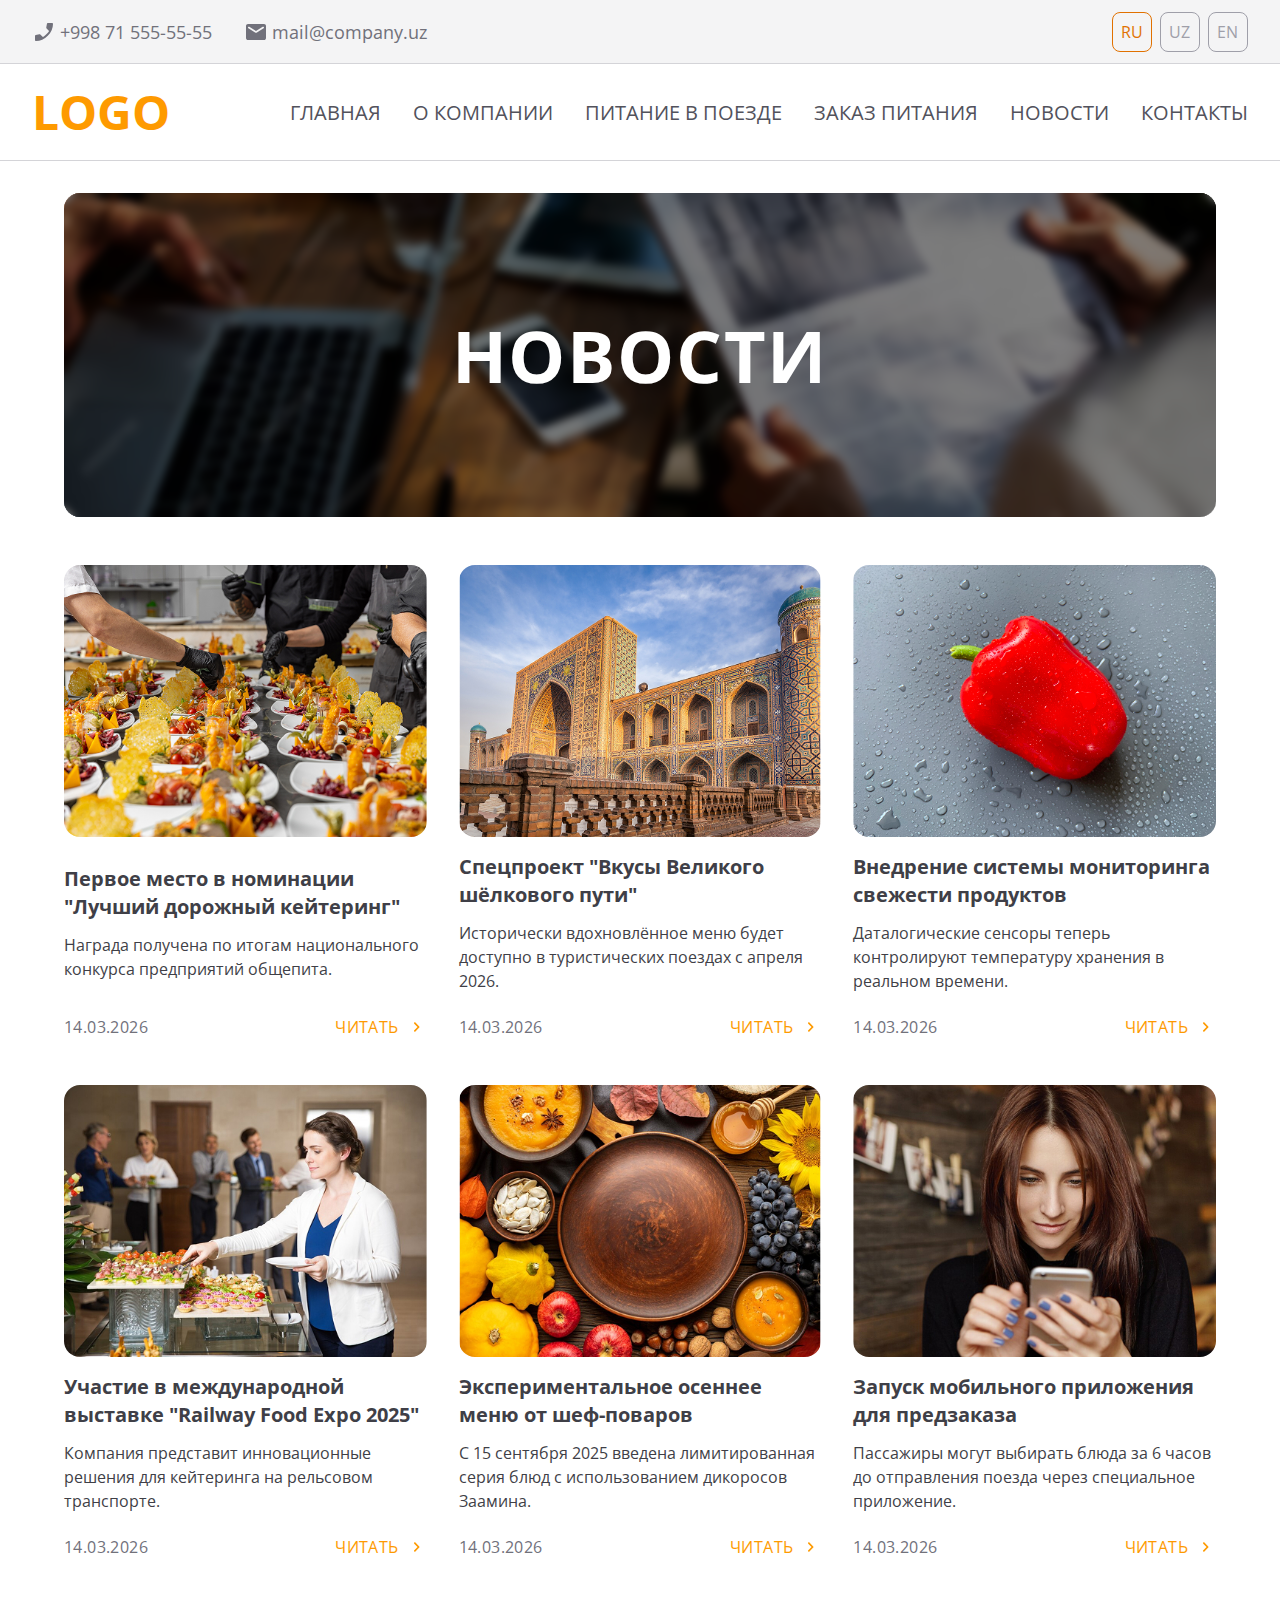
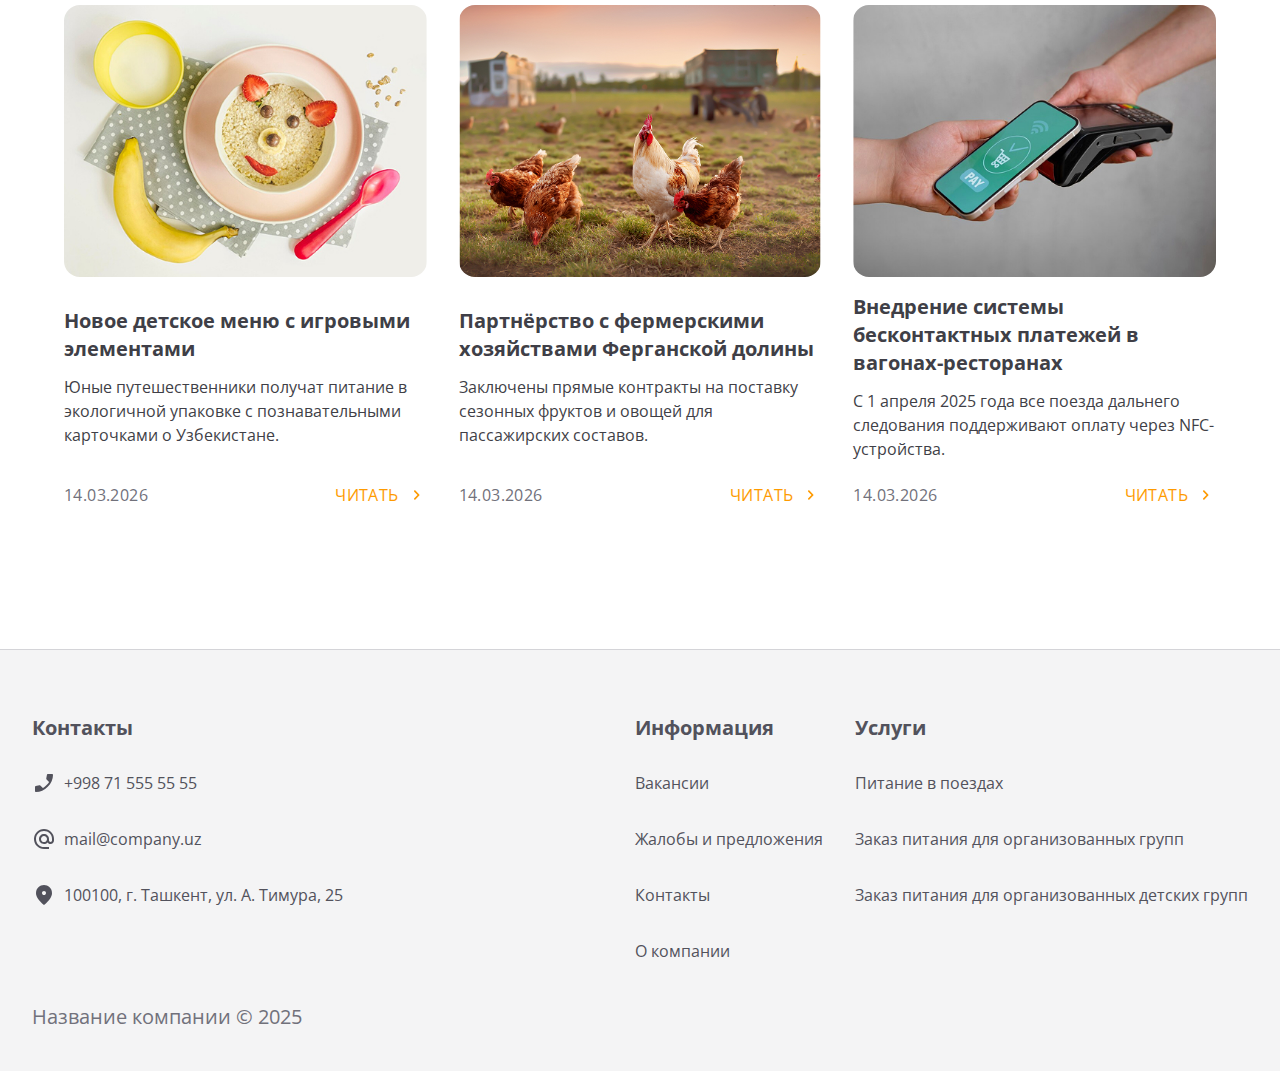
<file: news.html>
<!doctype html>
<html lang="ru">
  <head>
    <meta charset="UTF-8" />
    <link rel="icon" type="image/svg+xml" href="/vite.svg" />
    <meta name="viewport" content="width=device-width, initial-scale=1.0" />
    <link rel="preconnect" href="https://fonts.googleapis.com">
    <link rel="preconnect" href="https://fonts.gstatic.com" crossorigin>
    <link href="https://fonts.googleapis.com/css2?family=Open+Sans:ital,wght@0,300..800;1,300..800&family=PT+Mono&display=swap" rel="stylesheet">
    <script src="/public/sprite.svg" type="image/svg+xml"></script>
    <title>Главная</title>
  <script type="module" crossorigin src="./assets/main-BfKwP3S7.js"></script>
  <link rel="stylesheet" crossorigin href="./assets/main-Dy8RlqVM.css">
</head>
  <body>
    <div class="w-full h-16 bg-zinc-100 border-b border-zinc-300 justify-center items-center flex">
    <div class="container px-8 justify-end items-center flex">
      <div class="w-full justify-start items-center gap-8 hidden md:flex">
        <div class="justify-start items-center gap-1 flex">
          <div data-svg-wrapper>
          <svg width="24" height="24" viewBox="0 0 24 24" fill="none" xmlns="http://www.w3.org/2000/svg" class="text-zinc-500 w-6 h-6">
            <use xlink:href="#material-symbols:phone-enabled"></use>
          </svg>
          </div>
          <a href="tel: +998715555555" class="text-zinc-500 text-lg font-normal leading-7 hover:underline">+998 71 555-55-55</a>
        </div>
        <div class="justify-start items-center gap-1 flex">
          <div data-svg-wrapper>
          <svg width="24" height="24" viewBox="0 0 24 24" fill="none" xmlns="http://www.w3.org/2000/svg" class="text-zinc-500 w-6 h-6">
            <use xlink:href="#material-symbols:mail-rounded"></use>
          </svg>
          </div>
          <a href="mailto: mail@company.uz" class="text-zinc-500 text-lg font-normal leading-7 hover:underline">mail@company.uz</a>
        </div>
      </div>
      <div class="justify-start items-center gap-2 flex">
        <button class="button-outline w-10 h-10">
          <div class="">Ru</div>
        </button>
        <button class="button-outline w-10 h-10 !border-zinc-400 !text-zinc-400 hover:!border-zinc-500 hover:!text-zinc-500 active:!border-zinc-600 active:!text-zinc-600">
          <div class="">Uz</div>
        </button>
        <button class="button-outline w-10 h-10 !border-zinc-400 !text-zinc-400 hover:!border-zinc-500 hover:!text-zinc-500 active:!border-zinc-600 active:!text-zinc-600">
          <div class="">En</div>
        </button>
      </div>
    </div>
</div>
    
<div class="lg:min-h-24 bg-white border-b border-zinc-300 flex justify-center items-center gap-2.5 sticky top-0 left-0 z-30 py-6">
    <nav class="container flex self-stretch px-8 justify-start items-center gap-8 flex-wrap">
        <a href="index.html" class="block text-amber-500 text-5xl font-bold uppercase">Logo</a>
        <div class="flex justify-end items-center gap-8 grow shrink w-full flex-[1_1_0] lg:hidden">
            <button id="menu-toggle" class="lg:hidden text-amber-500 text-3xl">&#9776;</button>
        </div>
        <div id="menu-items" class="hidden lg:flex w-full lg:flex-[1_1_0] py-8 lg:py-0 lg:h-5 justify-end items-center gap-8 lg:gap-4 xl:gap-8 flex-col lg:flex-row flex-nowrap">
            
            <a href="index.html" class="text-zinc-600 text-xl lg:text-base xl:text-xl font-normal uppercase leading-tight hover:text-amber-600 active:text-amber-700">Главная</a>
            
            <a href="about.html" class="text-zinc-600 text-xl lg:text-base xl:text-xl font-normal uppercase leading-tight hover:text-amber-600 active:text-amber-700">О компании</a>
            
            <a href="food_on_train.html" class="text-zinc-600 text-xl lg:text-base xl:text-xl font-normal uppercase leading-tight hover:text-amber-600 active:text-amber-700">Питание в поезде</a>
            
            <a href="order_food.html" class="text-zinc-600 text-xl lg:text-base xl:text-xl font-normal uppercase leading-tight hover:text-amber-600 active:text-amber-700">Заказ питания</a>
            
            <a href="news.html" class="text-zinc-600 text-xl lg:text-base xl:text-xl font-normal uppercase leading-tight hover:text-amber-600 active:text-amber-700">Новости</a>
            
            <a href="contacts.html" class="text-zinc-600 text-xl lg:text-base xl:text-xl font-normal uppercase leading-tight hover:text-amber-600 active:text-amber-700">Контакты</a>
            
        </div>
    </nav>
</div>

    <div class="w-full flex flex-col items-center pb-32">
        <div class="container">
            <header class="px-4 lg:px-8 py-4 lg:py-8">
                <div class="banner aspect-[2/1] lg:aspect-[32/9]">
                    <img src="./media/news-banner.jpg" alt="" class="banner-img">
                    <div class="backdrop-blur-xs bg-[rgba(0,0,0,0.5)] absolute top-0 left-0 z-10 w-full h-full"></div>
                    <h1 class="banner-title text-center text-white text-4xl md:text-7xl font-bold uppercase tracking-wide z-20 px-4">Новости</h1>
                </div>
            </header>
            <main>
                <div class="grid grid-cols-1 md:grid-cols-2 lg:grid-cols-3 lg:px-4 gap-y-4">
                    
                    
                        <div class="px-4 py-4 rounded-2xl flex flex-col gap-4">
                            <img src="./media/news-01.jpg" alt="" class="rounded-2xl aspect-[4/3]">
                            <div class="flex-col flex-[1_1_0] justify-center items-center gap-3 flex">
                                <h2 class="self-stretch text-zinc-700 text-xl font-bold leading-7">Первое место в номинации &#34;Лучший дорожный кейтеринг&#34;</h2>
                                <p class="self-stretch text-zinc-700 text-base font-normal leading-normal">Награда получена по итогам национального конкурса предприятий общепита.</p>
                            </div>
                            <div class="h-7 pt-2 justify-center items-center gap-4 inline-flex">
                                <div class="grow shrink basis-0 text-zinc-500 text-base font-normalleading-tight tracking-wide">14.03.2026 </div>
                                <a href="text_page.html" class="justify-center items-center gap-2 flex text-amber-500 hover:text-amber-400 active:text-amber-600">
                                    <span class="text-base font-normal uppercase leading-none tracking-wide">Читать</span>
                                    <svg class="icon w-5 h-5">
                                        <use xlink:href="#material-symbols:chevron-right-rounded"></use>
                                    </svg>
                                </a>
                              </div>
                        </div>
                    
                        <div class="px-4 py-4 rounded-2xl flex flex-col gap-4">
                            <img src="./media/news-02.jpg" alt="" class="rounded-2xl aspect-[4/3]">
                            <div class="flex-col flex-[1_1_0] justify-center items-center gap-3 flex">
                                <h2 class="self-stretch text-zinc-700 text-xl font-bold leading-7">Спецпроект &#34;Вкусы Великого шёлкового пути&#34;</h2>
                                <p class="self-stretch text-zinc-700 text-base font-normal leading-normal">Исторически вдохновлённое меню будет доступно в туристических поездах с апреля 2026.</p>
                            </div>
                            <div class="h-7 pt-2 justify-center items-center gap-4 inline-flex">
                                <div class="grow shrink basis-0 text-zinc-500 text-base font-normalleading-tight tracking-wide">14.03.2026 </div>
                                <a href="text_page.html" class="justify-center items-center gap-2 flex text-amber-500 hover:text-amber-400 active:text-amber-600">
                                    <span class="text-base font-normal uppercase leading-none tracking-wide">Читать</span>
                                    <svg class="icon w-5 h-5">
                                        <use xlink:href="#material-symbols:chevron-right-rounded"></use>
                                    </svg>
                                </a>
                              </div>
                        </div>
                    
                        <div class="px-4 py-4 rounded-2xl flex flex-col gap-4">
                            <img src="./media/news-03.jpg" alt="" class="rounded-2xl aspect-[4/3]">
                            <div class="flex-col flex-[1_1_0] justify-center items-center gap-3 flex">
                                <h2 class="self-stretch text-zinc-700 text-xl font-bold leading-7">Внедрение системы мониторинга свежести продуктов</h2>
                                <p class="self-stretch text-zinc-700 text-base font-normal leading-normal">Даталогические сенсоры теперь контролируют температуру хранения в реальном времени.</p>
                            </div>
                            <div class="h-7 pt-2 justify-center items-center gap-4 inline-flex">
                                <div class="grow shrink basis-0 text-zinc-500 text-base font-normalleading-tight tracking-wide">14.03.2026 </div>
                                <a href="text_page.html" class="justify-center items-center gap-2 flex text-amber-500 hover:text-amber-400 active:text-amber-600">
                                    <span class="text-base font-normal uppercase leading-none tracking-wide">Читать</span>
                                    <svg class="icon w-5 h-5">
                                        <use xlink:href="#material-symbols:chevron-right-rounded"></use>
                                    </svg>
                                </a>
                              </div>
                        </div>
                    
                        <div class="px-4 py-4 rounded-2xl flex flex-col gap-4">
                            <img src="./media/news-04.jpg" alt="" class="rounded-2xl aspect-[4/3]">
                            <div class="flex-col flex-[1_1_0] justify-center items-center gap-3 flex">
                                <h2 class="self-stretch text-zinc-700 text-xl font-bold leading-7">Участие в международной выставке &#34;Railway Food Expo 2025&#34;</h2>
                                <p class="self-stretch text-zinc-700 text-base font-normal leading-normal">Компания представит инновационные решения для кейтеринга на рельсовом транспорте.</p>
                            </div>
                            <div class="h-7 pt-2 justify-center items-center gap-4 inline-flex">
                                <div class="grow shrink basis-0 text-zinc-500 text-base font-normalleading-tight tracking-wide">14.03.2026 </div>
                                <a href="text_page.html" class="justify-center items-center gap-2 flex text-amber-500 hover:text-amber-400 active:text-amber-600">
                                    <span class="text-base font-normal uppercase leading-none tracking-wide">Читать</span>
                                    <svg class="icon w-5 h-5">
                                        <use xlink:href="#material-symbols:chevron-right-rounded"></use>
                                    </svg>
                                </a>
                              </div>
                        </div>
                    
                        <div class="px-4 py-4 rounded-2xl flex flex-col gap-4">
                            <img src="./media/news-05.jpg" alt="" class="rounded-2xl aspect-[4/3]">
                            <div class="flex-col flex-[1_1_0] justify-center items-center gap-3 flex">
                                <h2 class="self-stretch text-zinc-700 text-xl font-bold leading-7">Экспериментальное осеннее меню от шеф-поваров</h2>
                                <p class="self-stretch text-zinc-700 text-base font-normal leading-normal">С 15 сентября 2025 введена лимитированная серия блюд с использованием дикоросов Заамина.</p>
                            </div>
                            <div class="h-7 pt-2 justify-center items-center gap-4 inline-flex">
                                <div class="grow shrink basis-0 text-zinc-500 text-base font-normalleading-tight tracking-wide">14.03.2026 </div>
                                <a href="text_page.html" class="justify-center items-center gap-2 flex text-amber-500 hover:text-amber-400 active:text-amber-600">
                                    <span class="text-base font-normal uppercase leading-none tracking-wide">Читать</span>
                                    <svg class="icon w-5 h-5">
                                        <use xlink:href="#material-symbols:chevron-right-rounded"></use>
                                    </svg>
                                </a>
                              </div>
                        </div>
                    
                        <div class="px-4 py-4 rounded-2xl flex flex-col gap-4">
                            <img src="./media/news-06.jpg" alt="" class="rounded-2xl aspect-[4/3]">
                            <div class="flex-col flex-[1_1_0] justify-center items-center gap-3 flex">
                                <h2 class="self-stretch text-zinc-700 text-xl font-bold leading-7">Запуск мобильного приложения для предзаказа</h2>
                                <p class="self-stretch text-zinc-700 text-base font-normal leading-normal">Пассажиры могут выбирать блюда за 6 часов до отправления поезда через специальное приложение.</p>
                            </div>
                            <div class="h-7 pt-2 justify-center items-center gap-4 inline-flex">
                                <div class="grow shrink basis-0 text-zinc-500 text-base font-normalleading-tight tracking-wide">14.03.2026 </div>
                                <a href="text_page.html" class="justify-center items-center gap-2 flex text-amber-500 hover:text-amber-400 active:text-amber-600">
                                    <span class="text-base font-normal uppercase leading-none tracking-wide">Читать</span>
                                    <svg class="icon w-5 h-5">
                                        <use xlink:href="#material-symbols:chevron-right-rounded"></use>
                                    </svg>
                                </a>
                              </div>
                        </div>
                    
                        <div class="px-4 py-4 rounded-2xl flex flex-col gap-4">
                            <img src="./media/news-07.jpg" alt="" class="rounded-2xl aspect-[4/3]">
                            <div class="flex-col flex-[1_1_0] justify-center items-center gap-3 flex">
                                <h2 class="self-stretch text-zinc-700 text-xl font-bold leading-7">Новое детское меню с игровыми элементами</h2>
                                <p class="self-stretch text-zinc-700 text-base font-normal leading-normal">Юные путешественники получат питание в экологичной упаковке с познавательными карточками о Узбекистане. </p>
                            </div>
                            <div class="h-7 pt-2 justify-center items-center gap-4 inline-flex">
                                <div class="grow shrink basis-0 text-zinc-500 text-base font-normalleading-tight tracking-wide">14.03.2026 </div>
                                <a href="text_page.html" class="justify-center items-center gap-2 flex text-amber-500 hover:text-amber-400 active:text-amber-600">
                                    <span class="text-base font-normal uppercase leading-none tracking-wide">Читать</span>
                                    <svg class="icon w-5 h-5">
                                        <use xlink:href="#material-symbols:chevron-right-rounded"></use>
                                    </svg>
                                </a>
                              </div>
                        </div>
                    
                        <div class="px-4 py-4 rounded-2xl flex flex-col gap-4">
                            <img src="./media/news-08.jpg" alt="" class="rounded-2xl aspect-[4/3]">
                            <div class="flex-col flex-[1_1_0] justify-center items-center gap-3 flex">
                                <h2 class="self-stretch text-zinc-700 text-xl font-bold leading-7">Партнёрство с фермерскими хозяйствами Ферганской долины</h2>
                                <p class="self-stretch text-zinc-700 text-base font-normal leading-normal">Заключены прямые контракты на поставку сезонных фруктов и овощей для пассажирских составов.</p>
                            </div>
                            <div class="h-7 pt-2 justify-center items-center gap-4 inline-flex">
                                <div class="grow shrink basis-0 text-zinc-500 text-base font-normalleading-tight tracking-wide">14.03.2026 </div>
                                <a href="text_page.html" class="justify-center items-center gap-2 flex text-amber-500 hover:text-amber-400 active:text-amber-600">
                                    <span class="text-base font-normal uppercase leading-none tracking-wide">Читать</span>
                                    <svg class="icon w-5 h-5">
                                        <use xlink:href="#material-symbols:chevron-right-rounded"></use>
                                    </svg>
                                </a>
                              </div>
                        </div>
                    
                        <div class="px-4 py-4 rounded-2xl flex flex-col gap-4">
                            <img src="./media/news-09.jpg" alt="" class="rounded-2xl aspect-[4/3]">
                            <div class="flex-col flex-[1_1_0] justify-center items-center gap-3 flex">
                                <h2 class="self-stretch text-zinc-700 text-xl font-bold leading-7">Внедрение системы бесконтактных платежей в вагонах-ресторанах</h2>
                                <p class="self-stretch text-zinc-700 text-base font-normal leading-normal">С 1 апреля 2025 года все поезда дальнего следования поддерживают оплату через NFC-устройства.</p>
                            </div>
                            <div class="h-7 pt-2 justify-center items-center gap-4 inline-flex">
                                <div class="grow shrink basis-0 text-zinc-500 text-base font-normalleading-tight tracking-wide">14.03.2026 </div>
                                <a href="text_page.html" class="justify-center items-center gap-2 flex text-amber-500 hover:text-amber-400 active:text-amber-600">
                                    <span class="text-base font-normal uppercase leading-none tracking-wide">Читать</span>
                                    <svg class="icon w-5 h-5">
                                        <use xlink:href="#material-symbols:chevron-right-rounded"></use>
                                    </svg>
                                </a>
                              </div>
                        </div>
                    
                </div>
            </main>
        </div>
    </div>

    <div style="display: none;">
        <svg xmlns="http://www.w3.org/2000/svg">
  <symbol id="material-symbols:menu" viewBox="0 0 24 24" fill="none">
    <path d="M3 18V16H21V18H3ZM3 13V11H21V13H3ZM3 8V6H21V8H3Z" fill="currentColor"></path>
  </symbol>

  <symbol id="material-symbols:menu-rounded" viewBox="0 0 24 24" fill="none">
    <path d="M4 18C3.71667 18 3.47934 17.904 3.288 17.712C3.09667 17.52 3.00067 17.2827 3 17C2.99934 16.7173 3.09534 16.48 3.288 16.288C3.48067 16.096 3.718 16 4 16H20C20.2833 16 20.521 16.096 20.713 16.288C20.905 16.48 21.0007 16.7173 21 17C20.9993 17.2827 20.9033 17.5203 20.712 17.713C20.5207 17.9057 20.2833 18.0013 20 18H4ZM4 13C3.71667 13 3.47934 12.904 3.288 12.712C3.09667 12.52 3.00067 12.2827 3 12C2.99934 11.7173 3.09534 11.48 3.288 11.288C3.48067 11.096 3.718 11 4 11H20C20.2833 11 20.521 11.096 20.713 11.288C20.905 11.48 21.0007 11.7173 21 12C20.9993 12.2827 20.9033 12.5203 20.712 12.713C20.5207 12.9057 20.2833 13.0013 20 13H4ZM4 8C3.71667 8 3.47934 7.904 3.288 7.712C3.09667 7.52 3.00067 7.28267 3 7C2.99934 6.71733 3.09534 6.48 3.288 6.288C3.48067 6.096 3.718 6 4 6H20C20.2833 6 20.521 6.096 20.713 6.288C20.905 6.48 21.0007 6.71733 21 7C20.9993 7.28267 20.9033 7.52033 20.712 7.713C20.5207 7.90567 20.2833 8.00133 20 8H4Z" fill="currentColor"></path>
  </symbol>

  <symbol id="material-symbols:chevron-left" viewBox="0 0 24 24" fill="none">
    <path d="M14 18L8 12L14 6L15.4 7.4L10.8 12L15.4 16.6L14 18Z" fill="currentColor"></path>
  </symbol>

  <symbol id="material-symbols:chevron-left-rounded" viewBox="0 0 24 24" fill="none">
    <path d="M10.8001 12L14.7001 15.9C14.8834 16.0833 14.9751 16.3167 14.9751 16.6C14.9751 16.8833 14.8834 17.1167 14.7001 17.3C14.5167 17.4833 14.2834 17.575 14.0001 17.575C13.7167 17.575 13.4834 17.4833 13.3001 17.3L8.70006 12.7C8.60006 12.6 8.5294 12.4917 8.48806 12.375C8.44673 12.2583 8.42573 12.1333 8.42506 12C8.4244 11.8667 8.4454 11.7417 8.48806 11.625C8.53073 11.5083 8.6014 11.4 8.70006 11.3L13.3001 6.69999C13.4834 6.51665 13.7167 6.42499 14.0001 6.42499C14.2834 6.42499 14.5167 6.51665 14.7001 6.69999C14.8834 6.88332 14.9751 7.11665 14.9751 7.39999C14.9751 7.68332 14.8834 7.91665 14.7001 8.09999L10.8001 12Z" fill="currentColor"></path>
  </symbol>

  <symbol id="material-symbols:chevron-right" viewBox="0 0 24 24" fill="none">
    <path d="M12.6 12L8 7.4L9.4 6L15.4 12L9.4 18L8 16.6L12.6 12Z" fill="currentColor"></path>
  </symbol>

  <symbol id="material-symbols:chevron-right-rounded" viewBox="0 0 24 24" fill="none">
    <path d="M12.6 12L8.70005 8.09999C8.51672 7.91665 8.42505 7.68332 8.42505 7.39999C8.42505 7.11665 8.51672 6.88332 8.70005 6.69999C8.88338 6.51665 9.11671 6.42499 9.40005 6.42499C9.68338 6.42499 9.91672 6.51665 10.1 6.69999L14.7 11.3C14.8 11.4 14.871 11.5083 14.913 11.625C14.955 11.7417 14.9757 11.8667 14.975 12C14.9744 12.1333 14.9537 12.2583 14.913 12.375C14.8724 12.4917 14.8014 12.6 14.7 12.7L10.1 17.3C9.91672 17.4833 9.68338 17.575 9.40005 17.575C9.11671 17.575 8.88338 17.4833 8.70005 17.3C8.51672 17.1167 8.42505 16.8833 8.42505 16.6C8.42505 16.3167 8.51672 16.0833 8.70005 15.9L12.6 12Z" fill="currentColor"></path>
  </symbol>

  <symbol id="material-symbols:arrow-left-alt" viewBox="0 0 24 24" fill="none">
    <path d="M10 18L4 12L10 6L11.4 7.45L7.85 11H20V13H7.85L11.4 16.55L10 18Z" fill="currentColor"></path>
  </symbol>

  <symbol id="material-symbols:arrow-left-alt-rounded" viewBox="0 0 24 24" fill="none">
    <path d="M7.8499 13L10.6999 15.85C10.8999 16.05 10.9959 16.2833 10.9879 16.55C10.9799 16.8166 10.8839 17.05 10.6999 17.25C10.4999 17.45 10.2626 17.5543 9.9879 17.563C9.71324 17.5716 9.47557 17.4756 9.2749 17.275L4.6999 12.7C4.4999 12.5 4.3999 12.2666 4.3999 12C4.3999 11.7333 4.4999 11.5 4.6999 11.3L9.2749 6.72498C9.4749 6.52498 9.71257 6.42931 9.9879 6.43798C10.2632 6.44665 10.5006 6.55065 10.6999 6.74998C10.8832 6.94998 10.9792 7.18331 10.9879 7.44998C10.9966 7.71665 10.9006 7.94998 10.6999 8.14998L7.8499 11H18.9999C19.2832 11 19.5209 11.096 19.7129 11.288C19.9049 11.48 20.0006 11.7173 19.9999 12C19.9992 12.2826 19.9032 12.5203 19.7119 12.713C19.5206 12.9056 19.2832 13.0013 18.9999 13H7.8499Z" fill="currentColor"></path>
  </symbol>

  <symbol id="material-symbols:arrow-right-alt" viewBox="0 0 24 24" fill="none">
    <path d="M14 18L12.6 16.55L16.15 13H4V11H16.15L12.6 7.45L14 6L20 12L14 18Z" fill="currentColor"></path>
  </symbol>

  <symbol id="material-symbols:arrow-right-alt-rounded" viewBox="0 0 24 24" fill="none">
    <path d="M16.15 13H5C4.71667 13 4.47934 12.904 4.288 12.712C4.09667 12.52 4.00067 12.2827 4 12C3.99934 11.7174 4.09534 11.48 4.288 11.288C4.48067 11.096 4.718 11 5 11H16.15L13.3 8.15002C13.1 7.95002 13.004 7.71669 13.012 7.45002C13.02 7.18336 13.116 6.95002 13.3 6.75002C13.5 6.55002 13.7377 6.44602 14.013 6.43802C14.2883 6.43002 14.5257 6.52569 14.725 6.72502L19.3 11.3C19.4 11.4 19.471 11.5084 19.513 11.625C19.555 11.7417 19.5757 11.8667 19.575 12C19.5743 12.1334 19.5537 12.2584 19.513 12.375C19.4723 12.4917 19.4013 12.6 19.3 12.7L14.725 17.275C14.525 17.475 14.2877 17.571 14.013 17.563C13.7383 17.555 13.5007 17.4507 13.3 17.25C13.1167 17.05 13.0207 16.8167 13.012 16.55C13.0033 16.2834 13.0993 16.05 13.3 15.85L16.15 13Z" fill="currentColor"></path>
  </symbol>

  <symbol id="material-symbols:arrow-left" viewBox="0 0 24 24" fill="none">
    <path d="M14 17L9 12L14 7V17Z" fill="currentColor"></path>
  </symbol>

  <symbol id="material-symbols:arrow-left-rounded" viewBox="0 0 24 24" fill="none">
    <path d="M13.15 16.15L9.52505 12.525C9.44171 12.4417 9.38338 12.3583 9.35005 12.275C9.31672 12.1917 9.30005 12.1 9.30005 12C9.30005 11.9 9.31672 11.8083 9.35005 11.725C9.38338 11.6417 9.44171 11.5583 9.52505 11.475L13.15 7.85001C13.2 7.80001 13.2544 7.76268 13.313 7.73801C13.3717 7.71335 13.434 7.70068 13.5 7.70001C13.6334 7.70001 13.75 7.74601 13.85 7.83801C13.95 7.93001 14 8.05068 14 8.20001V15.8C14 15.95 13.95 16.071 13.85 16.163C13.75 16.255 13.6334 16.3007 13.5 16.3C13.4667 16.3 13.35 16.25 13.15 16.15Z" fill="currentColor"></path>
  </symbol>

  <symbol id="material-symbols:arrow-right" viewBox="0 0 24 24" fill="none">
    <path d="M10 17V7L15 12L10 17Z" fill="currentColor"></path>
  </symbol>

  <symbol id="material-symbols:arrow-right-rounded" viewBox="0 0 24 24" fill="none">
    <path d="M10.5 16.3C10.3667 16.3 10.25 16.2543 10.15 16.163C10.05 16.0717 10 15.9507 10 15.8V8.20001C10 8.05001 10.05 7.92935 10.15 7.83801C10.25 7.74668 10.3667 7.70068 10.5 7.70001C10.5333 7.70001 10.65 7.75001 10.85 7.85001L14.475 11.475C14.5583 11.5583 14.6167 11.6417 14.65 11.725C14.6833 11.8083 14.7 11.9 14.7 12C14.7 12.1 14.6833 12.1917 14.65 12.275C14.6167 12.3583 14.5583 12.4417 14.475 12.525L10.85 16.15C10.8 16.2 10.746 16.2377 10.688 16.263C10.63 16.2883 10.5673 16.3007 10.5 16.3Z" fill="currentColor"></path>
  </symbol>

  <symbol id="material-symbols:arrow-downward-alt" viewBox="0 0 24 24" fill="none">
    <path d="M12 18L6 12L7.4 10.6L11 14.2V5H13V14.2L16.6 10.6L18 12L12 18Z" fill="currentColor"></path>
  </symbol>

  <symbol id="material-symbols:arrow-downward-alt-rounded" viewBox="0 0 24 24" fill="none">
    <path d="M11 14.2V6C11 5.71667 11.096 5.47934 11.288 5.288C11.48 5.09667 11.7174 5.00067 12 5C12.2827 4.99934 12.5204 5.09534 12.713 5.288C12.9057 5.48067 13.0014 5.718 13 6V14.2L15.9 11.3C16.0834 11.1167 16.3167 11.025 16.6 11.025C16.8834 11.025 17.1167 11.1167 17.3 11.3C17.4834 11.4833 17.575 11.7167 17.575 12C17.575 12.2833 17.4834 12.5167 17.3 12.7L12.7 17.3C12.5 17.5 12.2667 17.6 12 17.6C11.7334 17.6 11.5 17.5 11.3 17.3L6.70005 12.7C6.51672 12.5167 6.42505 12.2833 6.42505 12C6.42505 11.7167 6.51672 11.4833 6.70005 11.3C6.88338 11.1167 7.11672 11.025 7.40005 11.025C7.68338 11.025 7.91672 11.1167 8.10005 11.3L11 14.2Z" fill="currentColor"></path>
  </symbol>

  <symbol id="material-symbols:arrow-drop-down" viewBox="0 0 24 24" fill="none">
    <path d="M12 15L7 10H17L12 15Z" fill="currentColor"></path>
  </symbol>

  <symbol id="material-symbols:arrow-drop-down-rounded" viewBox="0 0 24 24" fill="none">
    <path d="M11.475 14.475L7.84995 10.85C7.79995 10.8 7.76262 10.746 7.73795 10.688C7.71328 10.63 7.70062 10.5673 7.69995 10.5C7.69995 10.3667 7.74595 10.25 7.83795 10.15C7.92995 10.05 8.05062 10 8.19995 10H15.8C15.95 10 16.071 10.05 16.163 10.15C16.255 10.25 16.3006 10.3667 16.3 10.5C16.3 10.5333 16.25 10.65 16.15 10.85L12.525 14.475C12.4416 14.5583 12.3583 14.6167 12.275 14.65C12.1916 14.6833 12.1 14.7 12 14.7C11.9 14.7 11.8083 14.6833 11.725 14.65C11.6416 14.6167 11.5583 14.5583 11.475 14.475Z" fill="currentColor"></path>
  </symbol>

  <symbol id="material-symbols:keyboard-arrow-down" viewBox="0 0 24 24" fill="none">
    <path d="M12 15.4L6 9.4L7.4 8L12 12.6L16.6 8L18 9.4L12 15.4Z" fill="currentColor"></path>
  </symbol>

  <symbol id="material-symbols:keyboard-arrow-down-rounded" viewBox="0 0 24 24" fill="none">
    <path d="M12 14.975C11.8667 14.975 11.7417 14.9543 11.625 14.913C11.5084 14.8717 11.4 14.8007 11.3 14.7L6.70005 10.1C6.51672 9.91665 6.42505 9.68332 6.42505 9.39999C6.42505 9.11665 6.51672 8.88332 6.70005 8.69999C6.88338 8.51665 7.11672 8.42499 7.40005 8.42499C7.68338 8.42499 7.91672 8.51665 8.10005 8.69999L12 12.6L15.9 8.69999C16.0834 8.51665 16.3167 8.42499 16.6 8.42499C16.8834 8.42499 17.1167 8.51665 17.3 8.69999C17.4834 8.88332 17.575 9.11665 17.575 9.39999C17.575 9.68332 17.4834 9.91665 17.3 10.1L12.7 14.7C12.6 14.8 12.4917 14.871 12.375 14.913C12.2584 14.955 12.1334 14.9757 12 14.975Z" fill="currentColor"></path>
  </symbol>

  <symbol id="material-symbols:arrow-upward-alt" viewBox="0 0 24 24" fill="none">
    <path d="M11 18V8.8L7.4 12.4L6 11L12 5L18 11L16.6 12.4L13 8.8V18H11Z" fill="currentColor"></path>
  </symbol>

  <symbol id="material-symbols:arrow-upward-alt-rounded" viewBox="0 0 24 24" fill="none">
    <path d="M11 8.80002L8.10005 11.7C7.91672 11.8834 7.68338 11.975 7.40005 11.975C7.11672 11.975 6.88338 11.8834 6.70005 11.7C6.51672 11.5167 6.42505 11.2834 6.42505 11C6.42505 10.7167 6.51672 10.4834 6.70005 10.3L11.3 5.70002C11.5 5.50002 11.7334 5.40002 12 5.40002C12.2667 5.40002 12.5 5.50002 12.7 5.70002L17.3 10.3C17.4834 10.4834 17.575 10.7167 17.575 11C17.575 11.2834 17.4834 11.5167 17.3 11.7C17.1167 11.8834 16.8834 11.975 16.6 11.975C16.3167 11.975 16.0834 11.8834 15.9 11.7L13 8.80002V17C13 17.2834 12.904 17.521 12.712 17.713C12.52 17.905 12.2827 18.0007 12 18C11.7174 17.9994 11.48 17.9034 11.288 17.712C11.096 17.5207 11 17.2834 11 17V8.80002Z" fill="currentColor"></path>
  </symbol>

  <symbol id="material-symbols:keyboard-arrow-up" viewBox="0 0 24 24" fill="none">
    <path d="M12 10.8L7.4 15.4L6 14L12 8L18 14L16.6 15.4L12 10.8Z" fill="currentColor"></path>
  </symbol>

  <symbol id="material-symbols:keyboard-arrow-up-rounded" viewBox="0 0 24 24" fill="none">
    <path d="M12 10.8L8.10005 14.7C7.91672 14.8834 7.68338 14.975 7.40005 14.975C7.11672 14.975 6.88338 14.8834 6.70005 14.7C6.51672 14.5167 6.42505 14.2834 6.42505 14C6.42505 13.7167 6.51672 13.4834 6.70005 13.3L11.3 8.70002C11.5 8.50002 11.7334 8.40002 12 8.40002C12.2667 8.40002 12.5 8.50002 12.7 8.70002L17.3 13.3C17.4834 13.4834 17.575 13.7167 17.575 14C17.575 14.2834 17.4834 14.5167 17.3 14.7C17.1167 14.8834 16.8834 14.975 16.6 14.975C16.3167 14.975 16.0834 14.8834 15.9 14.7L12 10.8Z" fill="currentColor"></path>
  </symbol>

  <symbol id="material-symbols:arrow-drop-up" viewBox="0 0 24 24" fill="none">
    <path d="M7 14L12 9L17 14H7Z" fill="currentColor"></path>
  </symbol>

  <symbol id="material-symbols:arrow-drop-up-rounded" viewBox="0 0 24 24" fill="none">
    <path d="M8.19995 14C8.04995 14 7.92928 13.95 7.83795 13.85C7.74662 13.75 7.70062 13.6333 7.69995 13.5C7.69995 13.4667 7.74995 13.35 7.84995 13.15L11.475 9.52499C11.5583 9.44165 11.6416 9.38332 11.725 9.34999C11.8083 9.31665 11.9 9.29999 12 9.29999C12.1 9.29999 12.1916 9.31665 12.275 9.34999C12.3583 9.38332 12.4416 9.44165 12.525 9.52499L16.15 13.15C16.2 13.2 16.2376 13.2543 16.263 13.313C16.2883 13.3717 16.3006 13.434 16.3 13.5C16.3 13.6333 16.2543 13.75 16.163 13.85C16.0716 13.95 15.9506 14 15.8 14H8.19995Z" fill="currentColor"></path>
  </symbol>

  <symbol id="material-symbols:search" viewBox="0 0 24 24" fill="none">
    <path d="M19.6 21L13.3 14.7C12.8 15.1 12.225 15.4167 11.575 15.65C10.925 15.8833 10.2333 16 9.5 16C7.68333 16 6.146 15.3707 4.888 14.112C3.63 12.8533 3.00067 11.316 3 9.5C2.99933 7.684 3.62867 6.14667 4.888 4.888C6.14733 3.62933 7.68467 3 9.5 3C11.3153 3 12.853 3.62933 14.113 4.888C15.373 6.14667 16.002 7.684 16 9.5C16 10.2333 15.8833 10.925 15.65 11.575C15.4167 12.225 15.1 12.8 14.7 13.3L21 19.6L19.6 21ZM9.5 14C10.75 14 11.8127 13.5627 12.688 12.688C13.5633 11.8133 14.0007 10.7507 14 9.5C13.9993 8.24933 13.562 7.187 12.688 6.313C11.814 5.439 10.7513 5.00133 9.5 5C8.24867 4.99867 7.18633 5.43633 6.313 6.313C5.43967 7.18967 5.002 8.252 5 9.5C4.998 10.748 5.43567 11.8107 6.313 12.688C7.19033 13.5653 8.25267 14.0027 9.5 14Z" fill="currentColor"></path>
  </symbol>

  <symbol id="material-symbols:search-rounded" viewBox="0 0 24 24" fill="none">
    <path d="M9.5 16C7.68333 16 6.146 15.3707 4.888 14.112C3.63 12.8533 3.00067 11.316 3 9.5C2.99933 7.684 3.62867 6.14667 4.888 4.888C6.14733 3.62933 7.68467 3 9.5 3C11.3153 3 12.853 3.62933 14.113 4.888C15.373 6.14667 16.002 7.684 16 9.5C16 10.2333 15.8833 10.925 15.65 11.575C15.4167 12.225 15.1 12.8 14.7 13.3L20.3 18.9C20.4833 19.0833 20.575 19.3167 20.575 19.6C20.575 19.8833 20.4833 20.1167 20.3 20.3C20.1167 20.4833 19.8833 20.575 19.6 20.575C19.3167 20.575 19.0833 20.4833 18.9 20.3L13.3 14.7C12.8 15.1 12.225 15.4167 11.575 15.65C10.925 15.8833 10.2333 16 9.5 16ZM9.5 14C10.75 14 11.8127 13.5627 12.688 12.688C13.5633 11.8133 14.0007 10.7507 14 9.5C13.9993 8.24933 13.562 7.187 12.688 6.313C11.814 5.439 10.7513 5.00133 9.5 5C8.24867 4.99867 7.18633 5.43633 6.313 6.313C5.43967 7.18967 5.002 8.252 5 9.5C4.998 10.748 5.43567 11.8107 6.313 12.688C7.19033 13.5653 8.25267 14.0027 9.5 14Z" fill="currentColor"></path>
  </symbol>

  <symbol id="material-symbols:location-on-outline" viewBox="0 0 24 24" fill="none">
    <path d="M12 12C12.55 12 13.021 11.8043 13.413 11.413C13.805 11.0217 14.0007 10.5507 14 10C13.9993 9.44933 13.8037 8.97867 13.413 8.588C13.0223 8.19733 12.5513 8.00133 12 8C11.4487 7.99867 10.978 8.19467 10.588 8.588C10.198 8.98133 10.002 9.452 10 10C9.998 10.548 10.194 11.019 10.588 11.413C10.982 11.807 11.4527 12.0027 12 12ZM12 19.35C14.0333 17.4833 15.5417 15.7877 16.525 14.263C17.5083 12.7383 18 11.384 18 10.2C18 8.38333 17.421 6.896 16.263 5.738C15.105 4.58 13.684 4.00067 12 4C10.316 3.99933 8.89533 4.57867 7.738 5.738C6.58067 6.89733 6.00133 8.38467 6 10.2C6 11.3833 6.49167 12.7377 7.475 14.263C8.45833 15.7883 9.96667 17.484 12 19.35ZM12 22C9.31667 19.7167 7.31267 17.596 5.988 15.638C4.66333 13.68 4.00067 11.8673 4 10.2C4 7.7 4.80433 5.70833 6.413 4.225C8.02167 2.74167 9.884 2 12 2C14.116 2 15.9787 2.74167 17.588 4.225C19.1973 5.70833 20.0013 7.7 20 10.2C20 11.8667 19.3377 13.6793 18.013 15.638C16.6883 17.5967 14.684 19.7173 12 22Z" fill="currentColor"></path>
  </symbol>

  <symbol id="material-symbols:location-on-outline-rounded" viewBox="0 0 24 24" fill="none">
    <path d="M12 19.35C14.0333 17.4833 15.5417 15.7877 16.525 14.263C17.5083 12.7383 18 11.384 18 10.2C18 8.38333 17.421 6.896 16.263 5.738C15.105 4.58 13.684 4.00067 12 4C10.316 3.99933 8.89533 4.57867 7.738 5.738C6.58067 6.89733 6.00133 8.38467 6 10.2C6 11.3833 6.49167 12.7377 7.475 14.263C8.45833 15.7883 9.96667 17.484 12 19.35ZM12 21.325C11.7667 21.325 11.5333 21.2833 11.3 21.2C11.0667 21.1167 10.8583 20.9917 10.675 20.825C9.59167 19.825 8.63333 18.85 7.8 17.9C6.96667 16.95 6.271 16.0293 5.713 15.138C5.155 14.2467 4.73 13.3883 4.438 12.563C4.146 11.7377 4 10.95 4 10.2C4 7.7 4.80433 5.70833 6.413 4.225C8.02167 2.74167 9.884 2 12 2C14.116 2 15.9787 2.74167 17.588 4.225C19.1973 5.70833 20.0013 7.7 20 10.2C20 10.95 19.8543 11.7377 19.563 12.563C19.2717 13.3883 18.8467 14.2467 18.288 15.138C17.7293 16.0293 17.0333 16.95 16.2 17.9C15.3667 18.85 14.4083 19.825 13.325 20.825C13.1417 20.9917 12.9333 21.1167 12.7 21.2C12.4667 21.2833 12.2333 21.325 12 21.325ZM12 12C12.55 12 13.021 11.8043 13.413 11.413C13.805 11.0217 14.0007 10.5507 14 10C13.9993 9.44933 13.8037 8.97867 13.413 8.588C13.0223 8.19733 12.5513 8.00133 12 8C11.4487 7.99867 10.978 8.19467 10.588 8.588C10.198 8.98133 10.002 9.452 10 10C9.998 10.548 10.194 11.019 10.588 11.413C10.982 11.807 11.4527 12.0027 12 12Z" fill="currentColor"></path>
  </symbol>

  <symbol id="material-symbols:location-on-rounded" viewBox="0 0 24 24" fill="none">
    <path d="M12 21.325C11.7667 21.325 11.5333 21.2833 11.3 21.2C11.0667 21.1167 10.8583 20.9917 10.675 20.825C9.59167 19.825 8.63333 18.85 7.8 17.9C6.96667 16.95 6.271 16.0293 5.713 15.138C5.155 14.2467 4.73 13.3883 4.438 12.563C4.146 11.7377 4 10.95 4 10.2C4 7.7 4.80433 5.70833 6.413 4.225C8.02167 2.74167 9.884 2 12 2C14.116 2 15.9787 2.74167 17.588 4.225C19.1973 5.70833 20.0013 7.7 20 10.2C20 10.95 19.8543 11.7377 19.563 12.563C19.2717 13.3883 18.8467 14.2467 18.288 15.138C17.7293 16.0293 17.0333 16.95 16.2 17.9C15.3667 18.85 14.4083 19.825 13.325 20.825C13.1417 20.9917 12.9333 21.1167 12.7 21.2C12.4667 21.2833 12.2333 21.325 12 21.325ZM12 12C12.55 12 13.021 11.8043 13.413 11.413C13.805 11.0217 14.0007 10.5507 14 10C13.9993 9.44933 13.8037 8.97867 13.413 8.588C13.0223 8.19733 12.5513 8.00133 12 8C11.4487 7.99867 10.978 8.19467 10.588 8.588C10.198 8.98133 10.002 9.452 10 10C9.998 10.548 10.194 11.019 10.588 11.413C10.982 11.807 11.4527 12.0027 12 12Z" fill="currentColor"></path>
  </symbol>

  <symbol id="material-symbols:alternate-email" viewBox="0 0 24 24" fill="none">
    <path d="M12 22C10.6167 22 9.31667 21.7373 8.1 21.212C6.88334 20.6867 5.825 19.9743 4.925 19.075C4.025 18.1757 3.31267 17.1173 2.788 15.9C2.26333 14.6827 2.00067 13.3827 2 12C1.99933 10.6173 2.262 9.31733 2.788 8.1C3.314 6.88267 4.02633 5.82433 4.925 4.925C5.82367 4.02567 6.882 3.31333 8.1 2.788C9.318 2.26267 10.618 2 12 2C13.382 2 14.682 2.26267 15.9 2.788C17.118 3.31333 18.1763 4.02567 19.075 4.925C19.9737 5.82433 20.6863 6.88267 21.213 8.1C21.7397 9.31733 22.002 10.6173 22 12V13.45C22 14.4333 21.6627 15.271 20.988 15.963C20.3133 16.655 19.484 17.0007 18.5 17C17.9167 17 17.3667 16.875 16.85 16.625C16.3333 16.375 15.9 16.0167 15.55 15.55C15.0667 16.0333 14.5207 16.396 13.912 16.638C13.3033 16.88 12.666 17.0007 12 17C10.6167 17 9.43767 16.5123 8.463 15.537C7.48834 14.5617 7.00067 13.3827 7 12C6.99933 10.6173 7.487 9.43833 8.463 8.463C9.439 7.48767 10.618 7 12 7C13.382 7 14.5613 7.48767 15.538 8.463C16.5147 9.43833 17.002 10.6173 17 12V13.45C17 13.8833 17.1417 14.25 17.425 14.55C17.7083 14.85 18.0667 15 18.5 15C18.9333 15 19.2917 14.85 19.575 14.55C19.8583 14.25 20 13.8833 20 13.45V12C20 9.76667 19.225 7.875 17.675 6.325C16.125 4.775 14.2333 4 12 4C9.76667 4 7.875 4.775 6.325 6.325C4.775 7.875 4 9.76667 4 12C4 14.2333 4.775 16.125 6.325 17.675C7.875 19.225 9.76667 20 12 20H17V22H12ZM12 15C12.8333 15 13.5417 14.7083 14.125 14.125C14.7083 13.5417 15 12.8333 15 12C15 11.1667 14.7083 10.4583 14.125 9.875C13.5417 9.29167 12.8333 9 12 9C11.1667 9 10.4583 9.29167 9.875 9.875C9.29167 10.4583 9 11.1667 9 12C9 12.8333 9.29167 13.5417 9.875 14.125C10.4583 14.7083 11.1667 15 12 15Z" fill="currentColor"></path>
  </symbol>

  <symbol id="material-symbols:alternate-email-rounded" viewBox="0 0 24 24" fill="none">
    <path d="M12 22C10.6167 22 9.31667 21.7373 8.1 21.212C6.88334 20.6867 5.825 19.9743 4.925 19.075C4.025 18.1757 3.31267 17.1173 2.788 15.9C2.26333 14.6827 2.00067 13.3827 2 12C1.99933 10.6173 2.262 9.31733 2.788 8.1C3.314 6.88267 4.02633 5.82433 4.925 4.925C5.82367 4.02567 6.882 3.31333 8.1 2.788C9.318 2.26267 10.618 2 12 2C13.382 2 14.682 2.26267 15.9 2.788C17.118 3.31333 18.1763 4.02567 19.075 4.925C19.9737 5.82433 20.6863 6.88267 21.213 8.1C21.7397 9.31733 22.002 10.6173 22 12V13.45C22 14.4333 21.6627 15.271 20.988 15.963C20.3133 16.655 19.484 17.0007 18.5 17C17.9167 17 17.3667 16.875 16.85 16.625C16.3333 16.375 15.9 16.0167 15.55 15.55C15.0667 16.0333 14.5207 16.396 13.912 16.638C13.3033 16.88 12.666 17.0007 12 17C10.6167 17 9.43767 16.5123 8.463 15.537C7.48834 14.5617 7.00067 13.3827 7 12C6.99933 10.6173 7.487 9.43833 8.463 8.463C9.439 7.48767 10.618 7 12 7C13.382 7 14.5613 7.48767 15.538 8.463C16.5147 9.43833 17.002 10.6173 17 12V13.45C17 13.8833 17.1417 14.25 17.425 14.55C17.7083 14.85 18.0667 15 18.5 15C18.9333 15 19.2917 14.85 19.575 14.55C19.8583 14.25 20 13.8833 20 13.45V12C20 9.76667 19.225 7.875 17.675 6.325C16.125 4.775 14.2333 4 12 4C9.76667 4 7.875 4.775 6.325 6.325C4.775 7.875 4 9.76667 4 12C4 14.2333 4.775 16.125 6.325 17.675C7.875 19.225 9.76667 20 12 20H16C16.2833 20 16.521 20.096 16.713 20.288C16.905 20.48 17.0007 20.7173 17 21C16.9993 21.2827 16.9033 21.5203 16.712 21.713C16.5207 21.9057 16.2833 22.0013 16 22H12ZM12 15C12.8333 15 13.5417 14.7083 14.125 14.125C14.7083 13.5417 15 12.8333 15 12C15 11.1667 14.7083 10.4583 14.125 9.875C13.5417 9.29167 12.8333 9 12 9C11.1667 9 10.4583 9.29167 9.875 9.875C9.29167 10.4583 9 11.1667 9 12C9 12.8333 9.29167 13.5417 9.875 14.125C10.4583 14.7083 11.1667 15 12 15Z" fill="currentColor"></path>
  </symbol>

  <symbol id="material-symbols:mail-outline" viewBox="0 0 24 24" fill="none">
    <path d="M4 20C3.45 20 2.97933 19.8043 2.588 19.413C2.19667 19.0217 2.00067 18.5507 2 18V6C2 5.45 2.196 4.97933 2.588 4.588C2.98 4.19667 3.45067 4.00067 4 4H20C20.55 4 21.021 4.196 21.413 4.588C21.805 4.98 22.0007 5.45067 22 6V18C22 18.55 21.8043 19.021 21.413 19.413C21.0217 19.805 20.5507 20.0007 20 20H4ZM12 13L4 8V18H20V8L12 13ZM12 11L20 6H4L12 11ZM4 8V6V18V8Z" fill="currentColor"></path>
  </symbol>

  <symbol id="material-symbols:mail-outline-rounded" viewBox="0 0 24 24" fill="none">
    <path d="M4 20C3.45 20 2.97933 19.8043 2.588 19.413C2.19667 19.0217 2.00067 18.5507 2 18V6C2 5.45 2.196 4.97933 2.588 4.588C2.98 4.19667 3.45067 4.00067 4 4H20C20.55 4 21.021 4.196 21.413 4.588C21.805 4.98 22.0007 5.45067 22 6V18C22 18.55 21.8043 19.021 21.413 19.413C21.0217 19.805 20.5507 20.0007 20 20H4ZM20 8L12.525 12.675C12.4417 12.725 12.3543 12.7627 12.263 12.788C12.1717 12.8133 12.084 12.8257 12 12.825C11.916 12.8243 11.8287 12.812 11.738 12.788C11.6473 12.764 11.5597 12.7263 11.475 12.675L4 8V18H20V8ZM12 11L20 6H4L12 11ZM4 8.25V6.775V6.8V6.788V8.25Z" fill="currentColor"></path>
  </symbol>

  <symbol id="material-symbols:mail" viewBox="0 0 24 24" fill="none">
    <path d="M4 20C3.45 20 2.97933 19.8043 2.588 19.413C2.19667 19.0217 2.00067 18.5507 2 18V6C2 5.45 2.196 4.97933 2.588 4.588C2.98 4.19667 3.45067 4.00067 4 4H20C20.55 4 21.021 4.196 21.413 4.588C21.805 4.98 22.0007 5.45067 22 6V18C22 18.55 21.8043 19.021 21.413 19.413C21.0217 19.805 20.5507 20.0007 20 20H4ZM12 13L20 8V6L12 11L4 6V8L12 13Z" fill="currentColor"></path>
  </symbol>

  <symbol id="material-symbols:mail-rounded" viewBox="0 0 24 24" fill="none">
    <path d="M4 20C3.45 20 2.97933 19.8043 2.588 19.413C2.19667 19.0217 2.00067 18.5507 2 18V6C2 5.45 2.196 4.97933 2.588 4.588C2.98 4.19667 3.45067 4.00067 4 4H20C20.55 4 21.021 4.196 21.413 4.588C21.805 4.98 22.0007 5.45067 22 6V18C22 18.55 21.8043 19.021 21.413 19.413C21.0217 19.805 20.5507 20.0007 20 20H4ZM12 12.825C12.0833 12.825 12.171 12.8123 12.263 12.787C12.355 12.7617 12.4423 12.7243 12.525 12.675L19.6 8.25C19.7333 8.16667 19.8333 8.06267 19.9 7.938C19.9667 7.81333 20 7.67567 20 7.525C20 7.19167 19.8583 6.94167 19.575 6.775C19.2917 6.60833 19 6.61667 18.7 6.8L12 11L5.3 6.8C5 6.61667 4.70833 6.61267 4.425 6.788C4.14167 6.96333 4 7.209 4 7.525C4 7.69167 4.03333 7.83767 4.1 7.963C4.16667 8.08833 4.26667 8.184 4.4 8.25L11.475 12.675C11.5583 12.725 11.646 12.7627 11.738 12.788C11.83 12.8133 11.9173 12.8257 12 12.825Z" fill="currentColor"></path>
  </symbol>

  <symbol id="material-symbols:phone-enabled" viewBox="0 0 24 24" fill="none">
    <path d="M4.05 21C3.75 21 3.5 20.9 3.3 20.7C3.1 20.5 3 20.25 3 19.95V15.9C3 15.6833 3.075 15.4877 3.225 15.313C3.375 15.1383 3.56667 15.0173 3.8 14.95L7.25 14.25C7.48333 14.2167 7.721 14.2377 7.963 14.313C8.205 14.3883 8.40067 14.5007 8.55 14.65L10.9 17C11.5333 16.6333 12.1333 16.229 12.7 15.787C13.2667 15.345 13.8083 14.866 14.325 14.35C14.875 13.8167 15.3793 13.2627 15.838 12.688C16.2967 12.1133 16.6923 11.5173 17.025 10.9L14.6 8.45C14.4667 8.31667 14.375 8.15833 14.325 7.975C14.275 7.79167 14.2667 7.56667 14.3 7.3L14.95 3.8C14.9833 3.58333 15.0917 3.396 15.275 3.238C15.4583 3.08 15.6667 3.00067 15.9 3H19.95C20.25 3 20.5 3.1 20.7 3.3C20.9 3.5 21 3.75 21 4.05C21 6.13333 20.546 8.19167 19.638 10.225C18.73 12.2583 17.4423 14.1083 15.775 15.775C14.1077 17.4417 12.2577 18.7293 10.225 19.638C8.19233 20.5467 6.134 21.0007 4.05 21Z" fill="currentColor"></path>
  </symbol>

  <symbol id="material-symbols:phone-enabled-outline" viewBox="0 0 24 24" fill="none">
    <path d="M4.05 21C3.75 21 3.5 20.9 3.3 20.7C3.1 20.5 3 20.25 3 19.95V15.9C3 15.6833 3.075 15.4877 3.225 15.313C3.375 15.1383 3.56667 15.0173 3.8 14.95L7.25 14.25C7.48333 14.2167 7.721 14.2377 7.963 14.313C8.205 14.3883 8.40067 14.5007 8.55 14.65L10.9 17C11.5333 16.6333 12.1333 16.229 12.7 15.787C13.2667 15.345 13.8083 14.866 14.325 14.35C14.875 13.8167 15.3793 13.2627 15.838 12.688C16.2967 12.1133 16.6923 11.5173 17.025 10.9L14.6 8.45C14.4667 8.31667 14.375 8.15833 14.325 7.975C14.275 7.79167 14.2667 7.56667 14.3 7.3L14.95 3.8C14.9833 3.58333 15.0917 3.396 15.275 3.238C15.4583 3.08 15.6667 3.00067 15.9 3H19.95C20.25 3 20.5 3.1 20.7 3.3C20.9 3.5 21 3.75 21 4.05C21 6.13333 20.546 8.19167 19.638 10.225C18.73 12.2583 17.4423 14.1083 15.775 15.775C14.1077 17.4417 12.2577 18.7293 10.225 19.638C8.19233 20.5467 6.134 21.0007 4.05 21ZM17.95 9C18.2333 8.35 18.45 7.69167 18.6 7.025C18.75 6.35833 18.8667 5.68333 18.95 5H16.75L16.3 7.35L17.95 9ZM9 17.9L7.35 16.25L5 16.75V18.95C5.68333 18.9 6.35833 18.7833 7.025 18.6C7.69167 18.4167 8.35 18.1833 9 17.9Z" fill="currentColor"></path>
  </symbol>

  <symbol id="material-symbols:link" viewBox="0 0 24 24" fill="none">
    <path d="M11 17H7C5.61667 17 4.43767 16.5123 3.463 15.537C2.48833 14.5617 2.00067 13.3827 2 12C1.99933 10.6173 2.487 9.43833 3.463 8.463C4.439 7.48767 5.618 7 7 7H11V9H7C6.16667 9 5.45833 9.29167 4.875 9.875C4.29167 10.4583 4 11.1667 4 12C4 12.8333 4.29167 13.5417 4.875 14.125C5.45833 14.7083 6.16667 15 7 15H11V17ZM8 13V11H16V13H8ZM13 17V15H17C17.8333 15 18.5417 14.7083 19.125 14.125C19.7083 13.5417 20 12.8333 20 12C20 11.1667 19.7083 10.4583 19.125 9.875C18.5417 9.29167 17.8333 9 17 9H13V7H17C18.3833 7 19.5627 7.48767 20.538 8.463C21.5133 9.43833 22.0007 10.6173 22 12C21.9993 13.3827 21.5117 14.562 20.537 15.538C19.5623 16.514 18.3833 17.0013 17 17H13Z" fill="currentColor"></path>
  </symbol>

  <symbol id="material-symbols:attach-file" viewBox="0 0 24 24" fill="none">
    <path d="M18 15.75C18 17.4833 17.3917 18.9583 16.175 20.175C14.9583 21.3917 13.4833 22 11.75 22C10.0167 22 8.54167 21.3917 7.325 20.175C6.10833 18.9583 5.5 17.4833 5.5 15.75V6.5C5.5 5.25 5.93767 4.18767 6.813 3.313C7.68833 2.43833 8.75067 2.00067 10 2C11.2493 1.99933 12.312 2.437 13.188 3.313C14.064 4.189 14.5013 5.25133 14.5 6.5V15.25C14.5 16.0167 14.2333 16.6667 13.7 17.2C13.1667 17.7333 12.5167 18 11.75 18C10.9833 18 10.3333 17.7333 9.8 17.2C9.26667 16.6667 9 16.0167 9 15.25V6H11V15.25C11 15.4667 11.071 15.646 11.213 15.788C11.355 15.93 11.534 16.0007 11.75 16C11.966 15.9993 12.1453 15.9283 12.288 15.787C12.4307 15.6457 12.5013 15.4667 12.5 15.25V6.5C12.4833 5.8 12.2377 5.20833 11.763 4.725C11.2883 4.24167 10.7007 4 10 4C9.29933 4 8.70767 4.24167 8.225 4.725C7.74233 5.20833 7.50067 5.8 7.5 6.5V15.75C7.48333 16.9333 7.89167 17.9377 8.725 18.763C9.55833 19.5883 10.5667 20.0007 11.75 20C12.9167 20 13.9083 19.5877 14.725 18.763C15.5417 17.9383 15.9667 16.934 16 15.75V6H18V15.75Z" fill="currentColor"></path>
  </symbol>

  <symbol id="material-symbols:attach-file-rounded" viewBox="0 0 24 24" fill="none">
    <path d="M18 15.75C18 17.4833 17.3917 18.9583 16.175 20.175C14.9583 21.3917 13.4833 22 11.75 22C10.0167 22 8.54167 21.3917 7.325 20.175C6.10833 18.9583 5.5 17.4833 5.5 15.75V6.5C5.5 5.25 5.93767 4.18767 6.813 3.313C7.68833 2.43833 8.75067 2.00067 10 2C11.2493 1.99933 12.312 2.437 13.188 3.313C14.064 4.189 14.5013 5.25133 14.5 6.5V15.25C14.5 16.0167 14.2333 16.6667 13.7 17.2C13.1667 17.7333 12.5167 18 11.75 18C10.9833 18 10.3333 17.7333 9.8 17.2C9.26667 16.6667 9 16.0167 9 15.25V7C9 6.71667 9.096 6.47933 9.288 6.288C9.48 6.09667 9.71733 6.00067 10 6C10.2827 5.99933 10.5203 6.09533 10.713 6.288C10.9057 6.48067 11.0013 6.718 11 7V15.25C11 15.4667 11.071 15.646 11.213 15.788C11.355 15.93 11.534 16.0007 11.75 16C11.966 15.9993 12.1453 15.9283 12.288 15.787C12.4307 15.6457 12.5013 15.4667 12.5 15.25V6.5C12.4833 5.8 12.2377 5.20833 11.763 4.725C11.2883 4.24167 10.7007 4 10 4C9.29933 4 8.70767 4.24167 8.225 4.725C7.74233 5.20833 7.50067 5.8 7.5 6.5V15.75C7.48333 16.9333 7.89167 17.9377 8.725 18.763C9.55833 19.5883 10.5667 20.0007 11.75 20C12.9167 20 13.9083 19.5877 14.725 18.763C15.5417 17.9383 15.9667 16.934 16 15.75V7C16 6.71667 16.096 6.47933 16.288 6.288C16.48 6.09667 16.7173 6.00067 17 6C17.2827 5.99933 17.5203 6.09533 17.713 6.288C17.9057 6.48067 18.0013 6.718 18 7V15.75Z" fill="currentColor"></path>
  </symbol>

  <symbol id="material-symbols:bookmark" viewBox="0 0 24 24" fill="none">
    <path d="M5 21V5C5 4.45 5.196 3.97933 5.588 3.588C5.98 3.19667 6.45067 3.00067 7 3H17C17.55 3 18.021 3.196 18.413 3.588C18.805 3.98 19.0007 4.45067 19 5V21L12 18L5 21Z" fill="currentColor"></path>
  </symbol>

  <symbol id="material-symbols:bookmark-rounded" viewBox="0 0 24 24" fill="none">
    <path d="M12 18L7.8 19.8C7.13333 20.0833 6.5 20.0293 5.9 19.638C5.3 19.2467 5 18.6923 5 17.975V5C5 4.45 5.196 3.97933 5.588 3.588C5.98 3.19667 6.45067 3.00067 7 3H17C17.55 3 18.021 3.196 18.413 3.588C18.805 3.98 19.0007 4.45067 19 5V17.975C19 18.6917 18.7 19.246 18.1 19.638C17.5 20.03 16.8667 20.084 16.2 19.8L12 18Z" fill="currentColor"></path>
  </symbol>

  <symbol id="material-symbols:bookmark-outline" viewBox="0 0 24 24" fill="none">
    <path d="M5 21V5C5 4.45 5.196 3.97933 5.588 3.588C5.98 3.19667 6.45067 3.00067 7 3H17C17.55 3 18.021 3.196 18.413 3.588C18.805 3.98 19.0007 4.45067 19 5V21L12 18L5 21ZM7 17.95L12 15.8L17 17.95V5H7V17.95Z" fill="currentColor"></path>
  </symbol>

  <symbol id="material-symbols:bookmark-outline-rounded" viewBox="0 0 24 24" fill="none">
    <path d="M12 18L7.8 19.8C7.13333 20.0833 6.5 20.0293 5.9 19.638C5.3 19.2467 5 18.6923 5 17.975V5C5 4.45 5.196 3.97933 5.588 3.588C5.98 3.19667 6.45067 3.00067 7 3H17C17.55 3 18.021 3.196 18.413 3.588C18.805 3.98 19.0007 4.45067 19 5V17.975C19 18.6917 18.7 19.246 18.1 19.638C17.5 20.03 16.8667 20.084 16.2 19.8L12 18ZM12 15.8L17 17.95V5H7V17.95L12 15.8ZM12 5H7H17H12Z" fill="currentColor"></path>
  </symbol>

  <symbol id="material-symbols:map" viewBox="0 0 24 24" fill="none">
    <path d="M15 21L9 18.9L4.35 20.7C4.01667 20.8333 3.70833 20.796 3.425 20.588C3.14167 20.38 3 20.1007 3 19.75V5.75C3 5.53333 3.06267 5.34167 3.188 5.175C3.31333 5.00833 3.484 4.88333 3.7 4.8L9 3L15 5.1L19.65 3.3C19.9833 3.16667 20.2917 3.20433 20.575 3.413C20.8583 3.62167 21 3.90067 21 4.25V18.25C21 18.4667 20.9377 18.6583 20.813 18.825C20.6883 18.9917 20.5173 19.1167 20.3 19.2L15 21ZM14 18.55V6.85L10 5.45V17.15L14 18.55Z" fill="currentColor"></path>
  </symbol>

  <symbol id="material-symbols:map-outline" viewBox="0 0 24 24" fill="none">
    <path d="M15 21L9 18.9L4.35 20.7C4.01667 20.8333 3.70833 20.796 3.425 20.588C3.14167 20.38 3 20.1007 3 19.75V5.75C3 5.53333 3.06267 5.34167 3.188 5.175C3.31333 5.00833 3.484 4.88333 3.7 4.8L9 3L15 5.1L19.65 3.3C19.9833 3.16667 20.2917 3.20433 20.575 3.413C20.8583 3.62167 21 3.90067 21 4.25V18.25C21 18.4667 20.9377 18.6583 20.813 18.825C20.6883 18.9917 20.5173 19.1167 20.3 19.2L15 21ZM14 18.55V6.85L10 5.45V17.15L14 18.55ZM16 18.55L19 17.55V5.7L16 6.85V18.55ZM5 18.3L8 17.15V5.45L5 6.45V18.3Z" fill="currentColor"></path>
  </symbol>

  <symbol id="material-symbols:map-outline-rounded" viewBox="0 0 24 24" fill="none">
    <path d="M14.35 20.775L9 18.9L4.35 20.7C4.18333 20.7667 4.02067 20.7877 3.862 20.763C3.70333 20.7383 3.55767 20.684 3.425 20.6C3.29233 20.516 3.18833 20.4037 3.113 20.263C3.03767 20.1223 3 19.9597 3 19.775V5.75C3 5.53333 3.06267 5.34167 3.188 5.175C3.31333 5.00833 3.484 4.88333 3.7 4.8L8.35 3.225C8.45 3.19167 8.55433 3.16667 8.663 3.15C8.77167 3.13333 8.884 3.125 9 3.125C9.116 3.125 9.22867 3.13333 9.338 3.15C9.44733 3.16667 9.55133 3.19167 9.65 3.225L15 5.1L19.65 3.3C19.8167 3.23333 19.9793 3.21267 20.138 3.238C20.2967 3.26333 20.4423 3.31733 20.575 3.4C20.7077 3.48267 20.812 3.59533 20.888 3.738C20.964 3.88067 21.0013 4.043 21 4.225V18.25C21 18.4667 20.9377 18.6583 20.813 18.825C20.6883 18.9917 20.5173 19.1167 20.3 19.2L15.65 20.775C15.55 20.8083 15.446 20.8333 15.338 20.85C15.23 20.8667 15.1173 20.875 15 20.875C14.8827 20.875 14.7703 20.8667 14.663 20.85C14.5557 20.8333 14.4513 20.8083 14.35 20.775ZM14 18.55V6.85L10 5.45V17.15L14 18.55ZM16 18.55L19 17.55V5.7L16 6.85V18.55ZM5 18.3L8 17.15V5.45L5 6.45V18.3Z" fill="currentColor"></path>
  </symbol>

  <symbol id="material-symbols:map-rounded" viewBox="0 0 24 24" fill="none">
    <path d="M14.35 20.775L9 18.9L4.35 20.7C4.18333 20.7667 4.02067 20.7877 3.862 20.763C3.70333 20.7383 3.55767 20.684 3.425 20.6C3.29233 20.516 3.18833 20.4037 3.113 20.263C3.03767 20.1223 3 19.9597 3 19.775V5.75C3 5.53333 3.06267 5.34167 3.188 5.175C3.31333 5.00833 3.484 4.88333 3.7 4.8L8.35 3.225C8.45 3.19167 8.55433 3.16667 8.663 3.15C8.77167 3.13333 8.884 3.125 9 3.125C9.116 3.125 9.22867 3.13333 9.338 3.15C9.44733 3.16667 9.55133 3.19167 9.65 3.225L15 5.1L19.65 3.3C19.8167 3.23333 19.9793 3.21267 20.138 3.238C20.2967 3.26333 20.4423 3.31733 20.575 3.4C20.7077 3.48267 20.812 3.59533 20.888 3.738C20.964 3.88067 21.0013 4.043 21 4.225V18.25C21 18.4667 20.9377 18.6583 20.813 18.825C20.6883 18.9917 20.5173 19.1167 20.3 19.2L15.65 20.775C15.55 20.8083 15.446 20.8333 15.338 20.85C15.23 20.8667 15.1173 20.875 15 20.875C14.8827 20.875 14.7703 20.8667 14.663 20.85C14.5557 20.8333 14.4513 20.8083 14.35 20.775ZM14 18.55V6.85L10 5.45V17.15L14 18.55Z" fill="currentColor"></path>
  </symbol>

  <symbol id="material-symbols:person" viewBox="0 0 24 24" fill="none">
    <path d="M12 12C10.9 12 9.95833 11.6083 9.175 10.825C8.39167 10.0417 8 9.1 8 8C8 6.9 8.39167 5.95833 9.175 5.175C9.95833 4.39167 10.9 4 12 4C13.1 4 14.0417 4.39167 14.825 5.175C15.6083 5.95833 16 6.9 16 8C16 9.1 15.6083 10.0417 14.825 10.825C14.0417 11.6083 13.1 12 12 12ZM4 20V17.2C4 16.6333 4.146 16.1127 4.438 15.638C4.73 15.1633 5.11733 14.8007 5.6 14.55C6.63333 14.0333 7.68333 13.646 8.75 13.388C9.81667 13.13 10.9 13.0007 12 13C13.1 12.9993 14.1833 13.1287 15.25 13.388C16.3167 13.6473 17.3667 14.0347 18.4 14.55C18.8833 14.8 19.271 15.1627 19.563 15.638C19.855 16.1133 20.0007 16.634 20 17.2V20H4Z" fill="currentColor"></path>
  </symbol>

  <symbol id="material-symbols:person-rounded" viewBox="0 0 24 24" fill="none">
    <path d="M12 12C10.9 12 9.95833 11.6083 9.175 10.825C8.39167 10.0417 8 9.1 8 8C8 6.9 8.39167 5.95833 9.175 5.175C9.95833 4.39167 10.9 4 12 4C13.1 4 14.0417 4.39167 14.825 5.175C15.6083 5.95833 16 6.9 16 8C16 9.1 15.6083 10.0417 14.825 10.825C14.0417 11.6083 13.1 12 12 12ZM4 18V17.2C4 16.6333 4.146 16.1127 4.438 15.638C4.73 15.1633 5.11733 14.8007 5.6 14.55C6.63333 14.0333 7.68333 13.646 8.75 13.388C9.81667 13.13 10.9 13.0007 12 13C13.1 12.9993 14.1833 13.1287 15.25 13.388C16.3167 13.6473 17.3667 14.0347 18.4 14.55C18.8833 14.8 19.271 15.1627 19.563 15.638C19.855 16.1133 20.0007 16.634 20 17.2V18C20 18.55 19.8043 19.021 19.413 19.413C19.0217 19.805 18.5507 20.0007 18 20H6C5.45 20 4.97933 19.8043 4.588 19.413C4.19667 19.0217 4.00067 18.5507 4 18Z" fill="currentColor"></path>
  </symbol>

  <symbol id="material-symbols:person-outline" viewBox="0 0 24 24" fill="none">
    <path d="M12 12C10.9 12 9.95833 11.6083 9.175 10.825C8.39167 10.0417 8 9.1 8 8C8 6.9 8.39167 5.95833 9.175 5.175C9.95833 4.39167 10.9 4 12 4C13.1 4 14.0417 4.39167 14.825 5.175C15.6083 5.95833 16 6.9 16 8C16 9.1 15.6083 10.0417 14.825 10.825C14.0417 11.6083 13.1 12 12 12ZM4 20V17.2C4 16.6333 4.146 16.1127 4.438 15.638C4.73 15.1633 5.11733 14.8007 5.6 14.55C6.63333 14.0333 7.68333 13.646 8.75 13.388C9.81667 13.13 10.9 13.0007 12 13C13.1 12.9993 14.1833 13.1287 15.25 13.388C16.3167 13.6473 17.3667 14.0347 18.4 14.55C18.8833 14.8 19.271 15.1627 19.563 15.638C19.855 16.1133 20.0007 16.634 20 17.2V20H4ZM6 18H18V17.2C18 17.0167 17.9543 16.85 17.863 16.7C17.7717 16.55 17.6507 16.4333 17.5 16.35C16.6 15.9 15.6917 15.5627 14.775 15.338C13.8583 15.1133 12.9333 15.0007 12 15C11.0667 14.9993 10.1417 15.112 9.225 15.338C8.30833 15.564 7.4 15.9013 6.5 16.35C6.35 16.4333 6.229 16.55 6.137 16.7C6.045 16.85 5.99933 17.0167 6 17.2V18ZM12 10C12.55 10 13.021 9.80433 13.413 9.413C13.805 9.02167 14.0007 8.55067 14 8C13.9993 7.44933 13.8037 6.97867 13.413 6.588C13.0223 6.19733 12.5513 6.00133 12 6C11.4487 5.99867 10.978 6.19467 10.588 6.588C10.198 6.98133 10.002 7.452 10 8C9.998 8.548 10.194 9.019 10.588 9.413C10.982 9.807 11.4527 10.0027 12 10Z" fill="currentColor"></path>
  </symbol>

  <symbol id="material-symbols:person-outline-rounded" viewBox="0 0 24 24" fill="none">
    <path d="M12 12C10.9 12 9.95833 11.6083 9.175 10.825C8.39167 10.0417 8 9.1 8 8C8 6.9 8.39167 5.95833 9.175 5.175C9.95833 4.39167 10.9 4 12 4C13.1 4 14.0417 4.39167 14.825 5.175C15.6083 5.95833 16 6.9 16 8C16 9.1 15.6083 10.0417 14.825 10.825C14.0417 11.6083 13.1 12 12 12ZM4 18V17.2C4 16.6333 4.146 16.1127 4.438 15.638C4.73 15.1633 5.11733 14.8007 5.6 14.55C6.63333 14.0333 7.68333 13.646 8.75 13.388C9.81667 13.13 10.9 13.0007 12 13C13.1 12.9993 14.1833 13.1287 15.25 13.388C16.3167 13.6473 17.3667 14.0347 18.4 14.55C18.8833 14.8 19.271 15.1627 19.563 15.638C19.855 16.1133 20.0007 16.634 20 17.2V18C20 18.55 19.8043 19.021 19.413 19.413C19.0217 19.805 18.5507 20.0007 18 20H6C5.45 20 4.97933 19.8043 4.588 19.413C4.19667 19.0217 4.00067 18.5507 4 18ZM6 18H18V17.2C18 17.0167 17.9543 16.85 17.863 16.7C17.7717 16.55 17.6507 16.4333 17.5 16.35C16.6 15.9 15.6917 15.5627 14.775 15.338C13.8583 15.1133 12.9333 15.0007 12 15C11.0667 14.9993 10.1417 15.112 9.225 15.338C8.30833 15.564 7.4 15.9013 6.5 16.35C6.35 16.4333 6.229 16.55 6.137 16.7C6.045 16.85 5.99933 17.0167 6 17.2V18ZM12 10C12.55 10 13.021 9.80433 13.413 9.413C13.805 9.02167 14.0007 8.55067 14 8C13.9993 7.44933 13.8037 6.97867 13.413 6.588C13.0223 6.19733 12.5513 6.00133 12 6C11.4487 5.99867 10.978 6.19467 10.588 6.588C10.198 6.98133 10.002 7.452 10 8C9.998 8.548 10.194 9.019 10.588 9.413C10.982 9.807 11.4527 10.0027 12 10Z" fill="currentColor"></path>
  </symbol>

  <symbol id="material-symbols:send" viewBox="0 0 24 24" fill="none">
    <path d="M3 20V14L11 12L3 10V4L22 12L3 20Z" fill="currentColor"></path>
  </symbol>

  <symbol id="material-symbols:send-rounded" viewBox="0 0 24 24" fill="none">
    <path d="M4.4 19.425C4.06667 19.5583 3.75 19.529 3.45 19.337C3.15 19.145 3 18.866 3 18.5V14L11 12L3 10V5.50001C3 5.13335 3.15 4.85435 3.45 4.66301C3.75 4.47168 4.06667 4.44235 4.4 4.57501L19.8 11.075C20.2167 11.2583 20.425 11.5667 20.425 12C20.425 12.4333 20.2167 12.7417 19.8 12.925L4.4 19.425Z" fill="currentColor"></path>
  </symbol>

  <symbol id="material-symbols:send-outline" viewBox="0 0 24 24" fill="none">
    <path d="M3 20V4L22 12L3 20ZM5 17L16.85 12L5 7V10.5L11 12L5 13.5V17Z" fill="currentColor"></path>
  </symbol>

  <symbol id="material-symbols:send-outline-rounded" viewBox="0 0 24 24" fill="none">
    <path d="M19.8 12.925L4.4 19.425C4.06667 19.5583 3.75 19.529 3.45 19.337C3.15 19.145 3 18.866 3 18.5V5.50001C3 5.13335 3.15 4.85435 3.45 4.66301C3.75 4.47168 4.06667 4.44235 4.4 4.57501L19.8 11.075C20.2167 11.2583 20.425 11.5667 20.425 12C20.425 12.4333 20.2167 12.7417 19.8 12.925ZM5 17L16.85 12L5 7.00001V10.5L11 12L5 13.5V17Z" fill="currentColor"></path>
  </symbol>

  <symbol id="material-symbols:language" viewBox="0 0 24 24" fill="none">
    <path d="M12 22C10.6333 22 9.34167 21.7373 8.125 21.212C6.90833 20.6867 5.846 19.97 4.938 19.062C4.03 18.154 3.31333 17.0917 2.788 15.875C2.26267 14.6583 2 13.3667 2 12C2 10.6167 2.26267 9.321 2.788 8.113C3.31333 6.905 4.03 5.84667 4.938 4.938C5.846 4.02933 6.90833 3.31267 8.125 2.788C9.34167 2.26333 10.6333 2.00067 12 2C13.3833 2 14.6793 2.26267 15.888 2.788C17.0967 3.31333 18.1547 4.03 19.062 4.938C19.9693 5.846 20.686 6.90433 21.212 8.113C21.738 9.32167 22.0007 10.6173 22 12C22 13.3667 21.7373 14.6583 21.212 15.875C20.6867 17.0917 19.97 18.1543 19.062 19.063C18.154 19.9717 17.0957 20.6883 15.887 21.213C14.6783 21.7377 13.3827 22 12 22ZM12 19.95C12.4333 19.35 12.8083 18.725 13.125 18.075C13.4417 17.425 13.7 16.7333 13.9 16H10.1C10.3 16.7333 10.5583 17.425 10.875 18.075C11.1917 18.725 11.5667 19.35 12 19.95ZM9.4 19.55C9.1 19 8.83767 18.429 8.613 17.837C8.38833 17.245 8.20067 16.6327 8.05 16H5.1C5.58333 16.8333 6.18767 17.5583 6.913 18.175C7.63833 18.7917 8.46733 19.25 9.4 19.55ZM14.6 19.55C15.5333 19.25 16.3627 18.7917 17.088 18.175C17.8133 17.5583 18.4173 16.8333 18.9 16H15.95C15.8 16.6333 15.6127 17.246 15.388 17.838C15.1633 18.43 14.9007 19.0007 14.6 19.55ZM4.25 14H7.65C7.6 13.6667 7.56267 13.3377 7.538 13.013C7.51333 12.6883 7.50067 12.3507 7.5 12C7.49933 11.6493 7.512 11.312 7.538 10.988C7.564 10.664 7.60133 10.3347 7.65 10H4.25C4.16667 10.3333 4.10433 10.6627 4.063 10.988C4.02167 11.3133 4.00067 11.6507 4 12C3.99933 12.3493 4.02033 12.687 4.063 13.013C4.10567 13.339 4.168 13.668 4.25 14ZM9.65 14H14.35C14.4 13.6667 14.4377 13.3377 14.463 13.013C14.4883 12.6883 14.5007 12.3507 14.5 12C14.4993 11.6493 14.4867 11.312 14.462 10.988C14.4373 10.664 14.4 10.3347 14.35 10H9.65C9.6 10.3333 9.56267 10.6627 9.538 10.988C9.51333 11.3133 9.50067 11.6507 9.5 12C9.49933 12.3493 9.512 12.687 9.538 13.013C9.564 13.339 9.60133 13.668 9.65 14ZM16.35 14H19.75C19.8333 13.6667 19.896 13.3377 19.938 13.013C19.98 12.6883 20.0007 12.3507 20 12C19.9993 11.6493 19.9787 11.312 19.938 10.988C19.8973 10.664 19.8347 10.3347 19.75 10H16.35C16.4 10.3333 16.4377 10.6627 16.463 10.988C16.4883 11.3133 16.5007 11.6507 16.5 12C16.4993 12.3493 16.4867 12.687 16.462 13.013C16.4373 13.339 16.4 13.668 16.35 14ZM15.95 8H18.9C18.4167 7.16667 17.8127 6.44167 17.088 5.825C16.3633 5.20833 15.534 4.75 14.6 4.45C14.9 5 15.1627 5.571 15.388 6.163C15.6133 6.755 15.8007 7.36733 15.95 8ZM10.1 8H13.9C13.7 7.26667 13.4417 6.575 13.125 5.925C12.8083 5.275 12.4333 4.65 12 4.05C11.5667 4.65 11.1917 5.275 10.875 5.925C10.5583 6.575 10.3 7.26667 10.1 8ZM5.1 8H8.05C8.2 7.36667 8.38767 6.754 8.613 6.162C8.83833 5.57 9.10067 4.99933 9.4 4.45C8.46667 4.75 7.63733 5.20833 6.912 5.825C6.18667 6.44167 5.58267 7.16667 5.1 8Z" fill="currentColor"></path>
  </symbol>

  <symbol id="material-symbols:translate" viewBox="0 0 24 24" fill="none">
    <path d="M11.9 22L16.45 10H18.55L23.1 22H21L19.925 18.95H15.075L14 22H11.9ZM4 19L2.6 17.6L7.65 12.55C7.06667 11.9667 6.53733 11.3 6.062 10.55C5.58667 9.8 5.14933 8.95 4.75 8H6.85C7.18333 8.65 7.51667 9.21667 7.85 9.7C8.18333 10.1833 8.58333 10.6667 9.05 11.15C9.6 10.6 10.171 9.829 10.763 8.837C11.355 7.845 11.8007 6.89933 12.1 6H1V4H8V2H10V4H17V6H14.1C13.75 7.2 13.225 8.43333 12.525 9.7C11.825 10.9667 11.1333 11.9333 10.45 12.6L12.85 15.05L12.1 17.1L9.05 13.975L4 19ZM15.7 17.2H19.3L17.5 12.1L15.7 17.2Z" fill="currentColor"></path>
  </symbol>

  <symbol id="material-symbols:translate-rounded" viewBox="0 0 24 24" fill="none">
    <path d="M15.075 18.95L14.225 21.375C14.1583 21.5583 14.0417 21.7083 13.875 21.825C13.7083 21.9417 13.525 22 13.325 22C12.9917 22 12.721 21.8623 12.513 21.587C12.305 21.3117 12.2673 21.0077 12.4 20.675L16.2 10.625C16.2833 10.4417 16.4083 10.2917 16.575 10.175C16.7417 10.0583 16.925 10 17.125 10H17.875C18.075 10 18.2583 10.0583 18.425 10.175C18.5917 10.2917 18.7167 10.4417 18.8 10.625L22.6 20.7C22.7333 21.0167 22.7 21.3127 22.5 21.588C22.3 21.8633 22.0333 22.0007 21.7 22C21.4833 22 21.296 21.9417 21.138 21.825C20.98 21.7083 20.859 21.55 20.775 21.35L19.925 18.95H15.075ZM9.05 13.975L4.7 18.3C4.51667 18.4833 4.28767 18.5793 4.013 18.588C3.73834 18.5967 3.50067 18.5007 3.3 18.3C3.11667 18.1167 3.025 17.8833 3.025 17.6C3.025 17.3167 3.11667 17.0833 3.3 16.9L7.65 12.55C7.06667 11.9667 6.53734 11.3 6.062 10.55C5.58667 9.8 5.14934 8.95 4.75 8H6.85C7.18334 8.65 7.51667 9.21667 7.85 9.7C8.18334 10.1833 8.58334 10.6667 9.05 11.15C9.6 10.6 10.171 9.829 10.763 8.837C11.355 7.845 11.8007 6.89934 12.1 6H2C1.71667 6 1.47934 5.904 1.288 5.712C1.09667 5.52 1.00067 5.28267 1 5C0.999337 4.71734 1.09534 4.48 1.288 4.288C1.48067 4.096 1.718 4 2 4H8V3C8 2.71667 8.096 2.47934 8.288 2.288C8.48 2.09667 8.71734 2.00067 9 2C9.28267 1.99934 9.52034 2.09534 9.713 2.288C9.90567 2.48067 10.0013 2.718 10 3V4H16C16.2833 4 16.521 4.096 16.713 4.288C16.905 4.48 17.0007 4.71734 17 5C16.9993 5.28267 16.9033 5.52034 16.712 5.713C16.5207 5.90567 16.2833 6.00134 16 6H14.1C13.75 7.2 13.225 8.43334 12.525 9.7C11.825 10.9667 11.1333 11.9333 10.45 12.6L12.85 15.05L12.1 17.1L9.05 13.975ZM15.7 17.2H19.3L17.5 12.1L15.7 17.2Z" fill="currentColor"></path>
  </symbol>

  <symbol id="material-symbols:format-quote" viewBox="0 0 24 24" fill="none">
    <path d="M5.7 18L8 14C6.9 14 5.95833 13.6083 5.175 12.825C4.39167 12.0417 4 11.1 4 10C4 8.9 4.39167 7.95833 5.175 7.175C5.95833 6.39167 6.9 6 8 6C9.1 6 10.0417 6.39167 10.825 7.175C11.6083 7.95833 12 8.9 12 10C12 10.3833 11.9543 10.7377 11.863 11.063C11.7717 11.3883 11.634 11.7007 11.45 12L8 18H5.7ZM14.7 18L17 14C15.9 14 14.9583 13.6083 14.175 12.825C13.3917 12.0417 13 11.1 13 10C13 8.9 13.3917 7.95833 14.175 7.175C14.9583 6.39167 15.9 6 17 6C18.1 6 19.0417 6.39167 19.825 7.175C20.6083 7.95833 21 8.9 21 10C21 10.3833 20.9543 10.7377 20.863 11.063C20.7717 11.3883 20.634 11.7007 20.45 12L17 18H14.7Z" fill="currentColor"></path>
  </symbol>

  <symbol id="material-symbols:format-quote-rounded" viewBox="0 0 24 24" fill="none">
    <path d="M6.55 16.5L8 14C6.9 14 5.95833 13.6083 5.175 12.825C4.39167 12.0417 4 11.1 4 10C4 8.9 4.39167 7.95833 5.175 7.175C5.95833 6.39167 6.9 6 8 6C9.1 6 10.0417 6.39167 10.825 7.175C11.6083 7.95833 12 8.9 12 10C12 10.3833 11.9543 10.7377 11.863 11.063C11.7717 11.3883 11.634 11.7007 11.45 12L8.275 17.5C8.19167 17.65 8.075 17.771 7.925 17.863C7.775 17.955 7.60833 18.0007 7.425 18C7.04167 18 6.75433 17.8333 6.563 17.5C6.37167 17.1667 6.36733 16.8333 6.55 16.5ZM15.55 16.5L17 14C15.9 14 14.9583 13.6083 14.175 12.825C13.3917 12.0417 13 11.1 13 10C13 8.9 13.3917 7.95833 14.175 7.175C14.9583 6.39167 15.9 6 17 6C18.1 6 19.0417 6.39167 19.825 7.175C20.6083 7.95833 21 8.9 21 10C21 10.3833 20.9543 10.7377 20.863 11.063C20.7717 11.3883 20.634 11.7007 20.45 12L17.275 17.5C17.1917 17.65 17.075 17.771 16.925 17.863C16.775 17.955 16.6083 18.0007 16.425 18C16.0417 18 15.7543 17.8333 15.563 17.5C15.3717 17.1667 15.3673 16.8333 15.55 16.5Z" fill="currentColor"></path>
  </symbol>

  <symbol id="material-symbols:format-quote-outline" viewBox="0 0 24 24" fill="none">
    <path d="M5.7 18L8 14C6.9 14 5.95833 13.6083 5.175 12.825C4.39167 12.0417 4 11.1 4 10C4 8.9 4.39167 7.95833 5.175 7.175C5.95833 6.39167 6.9 6 8 6C9.1 6 10.0417 6.39167 10.825 7.175C11.6083 7.95833 12 8.9 12 10C12 10.3833 11.9543 10.7377 11.863 11.063C11.7717 11.3883 11.634 11.7007 11.45 12L8 18H5.7ZM14.7 18L17 14C15.9 14 14.9583 13.6083 14.175 12.825C13.3917 12.0417 13 11.1 13 10C13 8.9 13.3917 7.95833 14.175 7.175C14.9583 6.39167 15.9 6 17 6C18.1 6 19.0417 6.39167 19.825 7.175C20.6083 7.95833 21 8.9 21 10C21 10.3833 20.9543 10.7377 20.863 11.063C20.7717 11.3883 20.634 11.7007 20.45 12L17 18H14.7ZM8 11.5C8.41667 11.5 8.771 11.3543 9.063 11.063C9.355 10.7717 9.50067 10.4173 9.5 10C9.49933 9.58267 9.35367 9.22867 9.063 8.938C8.77233 8.64733 8.418 8.50133 8 8.5C7.582 8.49867 7.228 8.64467 6.938 8.938C6.648 9.23133 6.502 9.58533 6.5 10C6.498 10.4147 6.644 10.769 6.938 11.063C7.232 11.357 7.586 11.5027 8 11.5ZM17 11.5C17.4167 11.5 17.771 11.3543 18.063 11.063C18.355 10.7717 18.5007 10.4173 18.5 10C18.4993 9.58267 18.3537 9.22867 18.063 8.938C17.7723 8.64733 17.418 8.50133 17 8.5C16.582 8.49867 16.228 8.64467 15.938 8.938C15.648 9.23133 15.502 9.58533 15.5 10C15.498 10.4147 15.644 10.769 15.938 11.063C16.232 11.357 16.586 11.5027 17 11.5Z" fill="currentColor"></path>
  </symbol>

  <symbol id="material-symbols:format-quote-outline-rounded" viewBox="0 0 24 24" fill="none">
    <path d="M6.55 16.5L8 14C6.9 14 5.95833 13.6083 5.175 12.825C4.39167 12.0417 4 11.1 4 10C4 8.9 4.39167 7.95833 5.175 7.175C5.95833 6.39167 6.9 6 8 6C9.1 6 10.0417 6.39167 10.825 7.175C11.6083 7.95833 12 8.9 12 10C12 10.3833 11.9543 10.7377 11.863 11.063C11.7717 11.3883 11.634 11.7007 11.45 12L8.275 17.5C8.19167 17.65 8.075 17.771 7.925 17.863C7.775 17.955 7.60833 18.0007 7.425 18C7.04167 18 6.75433 17.8333 6.563 17.5C6.37167 17.1667 6.36733 16.8333 6.55 16.5ZM15.55 16.5L17 14C15.9 14 14.9583 13.6083 14.175 12.825C13.3917 12.0417 13 11.1 13 10C13 8.9 13.3917 7.95833 14.175 7.175C14.9583 6.39167 15.9 6 17 6C18.1 6 19.0417 6.39167 19.825 7.175C20.6083 7.95833 21 8.9 21 10C21 10.3833 20.9543 10.7377 20.863 11.063C20.7717 11.3883 20.634 11.7007 20.45 12L17.275 17.5C17.1917 17.65 17.075 17.771 16.925 17.863C16.775 17.955 16.6083 18.0007 16.425 18C16.0417 18 15.7543 17.8333 15.563 17.5C15.3717 17.1667 15.3673 16.8333 15.55 16.5ZM8 11.5C8.41667 11.5 8.771 11.3543 9.063 11.063C9.355 10.7717 9.50067 10.4173 9.5 10C9.49933 9.58267 9.35367 9.22867 9.063 8.938C8.77233 8.64733 8.418 8.50133 8 8.5C7.582 8.49867 7.228 8.64467 6.938 8.938C6.648 9.23133 6.502 9.58533 6.5 10C6.498 10.4147 6.644 10.769 6.938 11.063C7.232 11.357 7.586 11.5027 8 11.5ZM17 11.5C17.4167 11.5 17.771 11.3543 18.063 11.063C18.355 10.7717 18.5007 10.4173 18.5 10C18.4993 9.58267 18.3537 9.22867 18.063 8.938C17.7723 8.64733 17.418 8.50133 17 8.5C16.582 8.49867 16.228 8.64467 15.938 8.938C15.648 9.23133 15.502 9.58533 15.5 10C15.498 10.4147 15.644 10.769 15.938 11.063C16.232 11.357 16.586 11.5027 17 11.5Z" fill="currentColor"></path>
  </symbol>

  <symbol id="material-symbols:home" viewBox="0 0 24 24" fill="none">
    <path d="M4 21V9L12 3L20 9V21H14V14H10V21H4Z" fill="currentColor"></path>
  </symbol>

  <symbol id="material-symbols:home-outline" viewBox="0 0 24 24" fill="none">
    <path d="M6 19H9V13H15V19H18V10L12 5.5L6 10V19ZM4 21V9L12 3L20 9V21H13V15H11V21H4Z" fill="currentColor"></path>
  </symbol>

  <symbol id="material-symbols:home-outline-rounded" viewBox="0 0 24 24" fill="none">
    <path d="M6 19H9V14C9 13.7167 9.096 13.4793 9.288 13.288C9.48 13.0967 9.71733 13.0007 10 13H14C14.2833 13 14.521 13.096 14.713 13.288C14.905 13.48 15.0007 13.7173 15 14V19H18V10L12 5.5L6 10V19ZM4 19V10C4 9.68333 4.071 9.38333 4.213 9.1C4.355 8.81667 4.55067 8.58333 4.8 8.4L10.8 3.9C11.15 3.63333 11.55 3.5 12 3.5C12.45 3.5 12.85 3.63333 13.2 3.9L19.2 8.4C19.45 8.58333 19.646 8.81667 19.788 9.1C19.93 9.38333 20.0007 9.68333 20 10V19C20 19.55 19.804 20.021 19.412 20.413C19.02 20.805 18.5493 21.0007 18 21H14C13.7167 21 13.4793 20.904 13.288 20.712C13.0967 20.52 13.0007 20.2827 13 20V15H11V20C11 20.2833 10.904 20.521 10.712 20.713C10.52 20.905 10.2827 21.0007 10 21H6C5.45 21 4.97933 20.8043 4.588 20.413C4.19667 20.0217 4.00067 19.5507 4 19Z" fill="currentColor"></path>
  </symbol>

  <symbol id="material-symbols:home-rounded" viewBox="0 0 24 24" fill="none">
    <path d="M4 19V10C4 9.68333 4.071 9.38333 4.213 9.1C4.355 8.81667 4.55067 8.58333 4.8 8.4L10.8 3.9C11.15 3.63333 11.55 3.5 12 3.5C12.45 3.5 12.85 3.63333 13.2 3.9L19.2 8.4C19.45 8.58333 19.646 8.81667 19.788 9.1C19.93 9.38333 20.0007 9.68333 20 10V19C20 19.55 19.804 20.021 19.412 20.413C19.02 20.805 18.5493 21.0007 18 21H15C14.7167 21 14.4793 20.904 14.288 20.712C14.0967 20.52 14.0007 20.2827 14 20V15C14 14.7167 13.904 14.4793 13.712 14.288C13.52 14.0967 13.2827 14.0007 13 14H11C10.7167 14 10.4793 14.096 10.288 14.288C10.0967 14.48 10.0007 14.7173 10 15V20C10 20.2833 9.904 20.521 9.712 20.713C9.52 20.905 9.28267 21.0007 9 21H6C5.45 21 4.97933 20.8043 4.588 20.413C4.19667 20.0217 4.00067 19.5507 4 19Z" fill="currentColor"></path>
  </symbol>

  <symbol id="material-symbols:calendar-month" viewBox="0 0 24 24" fill="none">
    <path d="M12 14C11.7167 14 11.4793 13.904 11.288 13.712C11.0967 13.52 11.0007 13.2827 11 13C10.9993 12.7173 11.0953 12.48 11.288 12.288C11.4807 12.096 11.718 12 12 12C12.282 12 12.5197 12.096 12.713 12.288C12.9063 12.48 13.002 12.7173 13 13C12.998 13.2827 12.902 13.5203 12.712 13.713C12.522 13.9057 12.2847 14.0013 12 14ZM8 14C7.71667 14 7.47933 13.904 7.288 13.712C7.09667 13.52 7.00067 13.2827 7 13C6.99933 12.7173 7.09533 12.48 7.288 12.288C7.48067 12.096 7.718 12 8 12C8.282 12 8.51967 12.096 8.713 12.288C8.90633 12.48 9.002 12.7173 9 13C8.998 13.2827 8.902 13.5203 8.712 13.713C8.522 13.9057 8.28467 14.0013 8 14ZM16 14C15.7167 14 15.4793 13.904 15.288 13.712C15.0967 13.52 15.0007 13.2827 15 13C14.9993 12.7173 15.0953 12.48 15.288 12.288C15.4807 12.096 15.718 12 16 12C16.282 12 16.5197 12.096 16.713 12.288C16.9063 12.48 17.002 12.7173 17 13C16.998 13.2827 16.902 13.5203 16.712 13.713C16.522 13.9057 16.2847 14.0013 16 14ZM12 18C11.7167 18 11.4793 17.904 11.288 17.712C11.0967 17.52 11.0007 17.2827 11 17C10.9993 16.7173 11.0953 16.48 11.288 16.288C11.4807 16.096 11.718 16 12 16C12.282 16 12.5197 16.096 12.713 16.288C12.9063 16.48 13.002 16.7173 13 17C12.998 17.2827 12.902 17.5203 12.712 17.713C12.522 17.9057 12.2847 18.0013 12 18ZM8 18C7.71667 18 7.47933 17.904 7.288 17.712C7.09667 17.52 7.00067 17.2827 7 17C6.99933 16.7173 7.09533 16.48 7.288 16.288C7.48067 16.096 7.718 16 8 16C8.282 16 8.51967 16.096 8.713 16.288C8.90633 16.48 9.002 16.7173 9 17C8.998 17.2827 8.902 17.5203 8.712 17.713C8.522 17.9057 8.28467 18.0013 8 18ZM16 18C15.7167 18 15.4793 17.904 15.288 17.712C15.0967 17.52 15.0007 17.2827 15 17C14.9993 16.7173 15.0953 16.48 15.288 16.288C15.4807 16.096 15.718 16 16 16C16.282 16 16.5197 16.096 16.713 16.288C16.9063 16.48 17.002 16.7173 17 17C16.998 17.2827 16.902 17.5203 16.712 17.713C16.522 17.9057 16.2847 18.0013 16 18ZM5 22C4.45 22 3.97933 21.8043 3.588 21.413C3.19667 21.0217 3.00067 20.5507 3 20V6C3 5.45 3.196 4.97933 3.588 4.588C3.98 4.19667 4.45067 4.00067 5 4H6V2H8V4H16V2H18V4H19C19.55 4 20.021 4.196 20.413 4.588C20.805 4.98 21.0007 5.45067 21 6V20C21 20.55 20.8043 21.021 20.413 21.413C20.0217 21.805 19.5507 22.0007 19 22H5ZM5 20H19V10H5V20Z" fill="currentColor"></path>
  </symbol>

  <symbol id="material-symbols:calendar-month-rounded" viewBox="0 0 24 24" fill="none">
    <path d="M5 22C4.45 22 3.97933 21.8043 3.588 21.413C3.19667 21.0217 3.00067 20.5507 3 20V6C3 5.45 3.196 4.97934 3.588 4.588C3.98 4.19667 4.45067 4.00067 5 4H6V3C6 2.71667 6.096 2.47934 6.288 2.288C6.48 2.09667 6.71733 2.00067 7 2C7.28267 1.99934 7.52033 2.09534 7.713 2.288C7.90567 2.48067 8.00133 2.718 8 3V4H16V3C16 2.71667 16.096 2.47934 16.288 2.288C16.48 2.09667 16.7173 2.00067 17 2C17.2827 1.99934 17.5203 2.09534 17.713 2.288C17.9057 2.48067 18.0013 2.718 18 3V4H19C19.55 4 20.021 4.196 20.413 4.588C20.805 4.98 21.0007 5.45067 21 6V20C21 20.55 20.8043 21.021 20.413 21.413C20.0217 21.805 19.5507 22.0007 19 22H5ZM5 20H19V10H5V20ZM12 14C11.7167 14 11.4793 13.904 11.288 13.712C11.0967 13.52 11.0007 13.2827 11 13C10.9993 12.7173 11.0953 12.48 11.288 12.288C11.4807 12.096 11.718 12 12 12C12.282 12 12.5197 12.096 12.713 12.288C12.9063 12.48 13.002 12.7173 13 13C12.998 13.2827 12.902 13.5203 12.712 13.713C12.522 13.9057 12.2847 14.0013 12 14ZM8 14C7.71667 14 7.47933 13.904 7.288 13.712C7.09667 13.52 7.00067 13.2827 7 13C6.99933 12.7173 7.09533 12.48 7.288 12.288C7.48067 12.096 7.718 12 8 12C8.282 12 8.51967 12.096 8.713 12.288C8.90633 12.48 9.002 12.7173 9 13C8.998 13.2827 8.902 13.5203 8.712 13.713C8.522 13.9057 8.28467 14.0013 8 14ZM16 14C15.7167 14 15.4793 13.904 15.288 13.712C15.0967 13.52 15.0007 13.2827 15 13C14.9993 12.7173 15.0953 12.48 15.288 12.288C15.4807 12.096 15.718 12 16 12C16.282 12 16.5197 12.096 16.713 12.288C16.9063 12.48 17.002 12.7173 17 13C16.998 13.2827 16.902 13.5203 16.712 13.713C16.522 13.9057 16.2847 14.0013 16 14ZM12 18C11.7167 18 11.4793 17.904 11.288 17.712C11.0967 17.52 11.0007 17.2827 11 17C10.9993 16.7173 11.0953 16.48 11.288 16.288C11.4807 16.096 11.718 16 12 16C12.282 16 12.5197 16.096 12.713 16.288C12.9063 16.48 13.002 16.7173 13 17C12.998 17.2827 12.902 17.5203 12.712 17.713C12.522 17.9057 12.2847 18.0013 12 18ZM8 18C7.71667 18 7.47933 17.904 7.288 17.712C7.09667 17.52 7.00067 17.2827 7 17C6.99933 16.7173 7.09533 16.48 7.288 16.288C7.48067 16.096 7.718 16 8 16C8.282 16 8.51967 16.096 8.713 16.288C8.90633 16.48 9.002 16.7173 9 17C8.998 17.2827 8.902 17.5203 8.712 17.713C8.522 17.9057 8.28467 18.0013 8 18ZM16 18C15.7167 18 15.4793 17.904 15.288 17.712C15.0967 17.52 15.0007 17.2827 15 17C14.9993 16.7173 15.0953 16.48 15.288 16.288C15.4807 16.096 15.718 16 16 16C16.282 16 16.5197 16.096 16.713 16.288C16.9063 16.48 17.002 16.7173 17 17C16.998 17.2827 16.902 17.5203 16.712 17.713C16.522 17.9057 16.2847 18.0013 16 18Z" fill="currentColor"></path>
  </symbol>

  <symbol id="material-symbols:calendar-month-outline" viewBox="0 0 24 24" fill="none">
    <path d="M5 22C4.45 22 3.97933 21.8043 3.588 21.413C3.19667 21.0217 3.00067 20.5507 3 20V6C3 5.45 3.196 4.97933 3.588 4.588C3.98 4.19667 4.45067 4.00067 5 4H6V2H8V4H16V2H18V4H19C19.55 4 20.021 4.196 20.413 4.588C20.805 4.98 21.0007 5.45067 21 6V20C21 20.55 20.8043 21.021 20.413 21.413C20.0217 21.805 19.5507 22.0007 19 22H5ZM5 20H19V10H5V20ZM5 8H19V6H5V8ZM12 14C11.7167 14 11.4793 13.904 11.288 13.712C11.0967 13.52 11.0007 13.2827 11 13C10.9993 12.7173 11.0953 12.48 11.288 12.288C11.4807 12.096 11.718 12 12 12C12.282 12 12.5197 12.096 12.713 12.288C12.9063 12.48 13.002 12.7173 13 13C12.998 13.2827 12.902 13.5203 12.712 13.713C12.522 13.9057 12.2847 14.0013 12 14ZM8 14C7.71667 14 7.47933 13.904 7.288 13.712C7.09667 13.52 7.00067 13.2827 7 13C6.99933 12.7173 7.09533 12.48 7.288 12.288C7.48067 12.096 7.718 12 8 12C8.282 12 8.51967 12.096 8.713 12.288C8.90633 12.48 9.002 12.7173 9 13C8.998 13.2827 8.902 13.5203 8.712 13.713C8.522 13.9057 8.28467 14.0013 8 14ZM16 14C15.7167 14 15.4793 13.904 15.288 13.712C15.0967 13.52 15.0007 13.2827 15 13C14.9993 12.7173 15.0953 12.48 15.288 12.288C15.4807 12.096 15.718 12 16 12C16.282 12 16.5197 12.096 16.713 12.288C16.9063 12.48 17.002 12.7173 17 13C16.998 13.2827 16.902 13.5203 16.712 13.713C16.522 13.9057 16.2847 14.0013 16 14ZM12 18C11.7167 18 11.4793 17.904 11.288 17.712C11.0967 17.52 11.0007 17.2827 11 17C10.9993 16.7173 11.0953 16.48 11.288 16.288C11.4807 16.096 11.718 16 12 16C12.282 16 12.5197 16.096 12.713 16.288C12.9063 16.48 13.002 16.7173 13 17C12.998 17.2827 12.902 17.5203 12.712 17.713C12.522 17.9057 12.2847 18.0013 12 18ZM8 18C7.71667 18 7.47933 17.904 7.288 17.712C7.09667 17.52 7.00067 17.2827 7 17C6.99933 16.7173 7.09533 16.48 7.288 16.288C7.48067 16.096 7.718 16 8 16C8.282 16 8.51967 16.096 8.713 16.288C8.90633 16.48 9.002 16.7173 9 17C8.998 17.2827 8.902 17.5203 8.712 17.713C8.522 17.9057 8.28467 18.0013 8 18ZM16 18C15.7167 18 15.4793 17.904 15.288 17.712C15.0967 17.52 15.0007 17.2827 15 17C14.9993 16.7173 15.0953 16.48 15.288 16.288C15.4807 16.096 15.718 16 16 16C16.282 16 16.5197 16.096 16.713 16.288C16.9063 16.48 17.002 16.7173 17 17C16.998 17.2827 16.902 17.5203 16.712 17.713C16.522 17.9057 16.2847 18.0013 16 18Z" fill="currentColor"></path>
  </symbol>

  <symbol id="material-symbols:calendar-month-outline-rounded" viewBox="0 0 24 24" fill="none">
    <path d="M5 22C4.45 22 3.97933 21.8043 3.588 21.413C3.19667 21.0217 3.00067 20.5507 3 20V6C3 5.45 3.196 4.97934 3.588 4.588C3.98 4.19667 4.45067 4.00067 5 4H6V3C6 2.71667 6.096 2.47934 6.288 2.288C6.48 2.09667 6.71733 2.00067 7 2C7.28267 1.99934 7.52033 2.09534 7.713 2.288C7.90567 2.48067 8.00133 2.718 8 3V4H16V3C16 2.71667 16.096 2.47934 16.288 2.288C16.48 2.09667 16.7173 2.00067 17 2C17.2827 1.99934 17.5203 2.09534 17.713 2.288C17.9057 2.48067 18.0013 2.718 18 3V4H19C19.55 4 20.021 4.196 20.413 4.588C20.805 4.98 21.0007 5.45067 21 6V20C21 20.55 20.8043 21.021 20.413 21.413C20.0217 21.805 19.5507 22.0007 19 22H5ZM5 20H19V10H5V20ZM5 8H19V6H5V8ZM12 14C11.7167 14 11.4793 13.904 11.288 13.712C11.0967 13.52 11.0007 13.2827 11 13C10.9993 12.7173 11.0953 12.48 11.288 12.288C11.4807 12.096 11.718 12 12 12C12.282 12 12.5197 12.096 12.713 12.288C12.9063 12.48 13.002 12.7173 13 13C12.998 13.2827 12.902 13.5203 12.712 13.713C12.522 13.9057 12.2847 14.0013 12 14ZM8 14C7.71667 14 7.47933 13.904 7.288 13.712C7.09667 13.52 7.00067 13.2827 7 13C6.99933 12.7173 7.09533 12.48 7.288 12.288C7.48067 12.096 7.718 12 8 12C8.282 12 8.51967 12.096 8.713 12.288C8.90633 12.48 9.002 12.7173 9 13C8.998 13.2827 8.902 13.5203 8.712 13.713C8.522 13.9057 8.28467 14.0013 8 14ZM16 14C15.7167 14 15.4793 13.904 15.288 13.712C15.0967 13.52 15.0007 13.2827 15 13C14.9993 12.7173 15.0953 12.48 15.288 12.288C15.4807 12.096 15.718 12 16 12C16.282 12 16.5197 12.096 16.713 12.288C16.9063 12.48 17.002 12.7173 17 13C16.998 13.2827 16.902 13.5203 16.712 13.713C16.522 13.9057 16.2847 14.0013 16 14ZM12 18C11.7167 18 11.4793 17.904 11.288 17.712C11.0967 17.52 11.0007 17.2827 11 17C10.9993 16.7173 11.0953 16.48 11.288 16.288C11.4807 16.096 11.718 16 12 16C12.282 16 12.5197 16.096 12.713 16.288C12.9063 16.48 13.002 16.7173 13 17C12.998 17.2827 12.902 17.5203 12.712 17.713C12.522 17.9057 12.2847 18.0013 12 18ZM8 18C7.71667 18 7.47933 17.904 7.288 17.712C7.09667 17.52 7.00067 17.2827 7 17C6.99933 16.7173 7.09533 16.48 7.288 16.288C7.48067 16.096 7.718 16 8 16C8.282 16 8.51967 16.096 8.713 16.288C8.90633 16.48 9.002 16.7173 9 17C8.998 17.2827 8.902 17.5203 8.712 17.713C8.522 17.9057 8.28467 18.0013 8 18ZM16 18C15.7167 18 15.4793 17.904 15.288 17.712C15.0967 17.52 15.0007 17.2827 15 17C14.9993 16.7173 15.0953 16.48 15.288 16.288C15.4807 16.096 15.718 16 16 16C16.282 16 16.5197 16.096 16.713 16.288C16.9063 16.48 17.002 16.7173 17 17C16.998 17.2827 16.902 17.5203 16.712 17.713C16.522 17.9057 16.2847 18.0013 16 18Z" fill="currentColor"></path>
  </symbol>

  <symbol id="material-symbols:chat" viewBox="0 0 24 24" fill="none">
    <path d="M2 22V4C2 3.45 2.196 2.97933 2.588 2.588C2.98 2.19667 3.45067 2.00067 4 2H20C20.55 2 21.021 2.196 21.413 2.588C21.805 2.98 22.0007 3.45067 22 4V16C22 16.55 21.8043 17.021 21.413 17.413C21.0217 17.805 20.5507 18.0007 20 18H6L2 22ZM6 14H14V12H6V14ZM6 11H18V9H6V11ZM6 8H18V6H6V8Z" fill="currentColor"></path>
  </symbol>

  <symbol id="material-symbols:chat-bubble" viewBox="0 0 24 24" fill="none">
    <path d="M2 22V4C2 3.45 2.196 2.97933 2.588 2.588C2.98 2.19667 3.45067 2.00067 4 2H20C20.55 2 21.021 2.196 21.413 2.588C21.805 2.98 22.0007 3.45067 22 4V16C22 16.55 21.8043 17.021 21.413 17.413C21.0217 17.805 20.5507 18.0007 20 18H6L2 22Z" fill="currentColor"></path>
  </symbol>

  <symbol id="material-symbols:chat-bubble-outline" viewBox="0 0 24 24" fill="none">
    <path d="M2 22V4C2 3.45 2.196 2.97933 2.588 2.588C2.98 2.19667 3.45067 2.00067 4 2H20C20.55 2 21.021 2.196 21.413 2.588C21.805 2.98 22.0007 3.45067 22 4V16C22 16.55 21.8043 17.021 21.413 17.413C21.0217 17.805 20.5507 18.0007 20 18H6L2 22ZM5.15 16H20V4H4V17.125L5.15 16Z" fill="currentColor"></path>
  </symbol>

  <symbol id="material-symbols:chat-bubble-outline-rounded" viewBox="0 0 24 24" fill="none">
    <path d="M6 18L3.7 20.3C3.38334 20.6167 3.02067 20.6877 2.612 20.513C2.20333 20.3383 1.99933 20.0257 2 19.575V4C2 3.45 2.196 2.97933 2.588 2.588C2.98 2.19667 3.45067 2.00067 4 2H20C20.55 2 21.021 2.196 21.413 2.588C21.805 2.98 22.0007 3.45067 22 4V16C22 16.55 21.8043 17.021 21.413 17.413C21.0217 17.805 20.5507 18.0007 20 18H6ZM5.15 16H20V4H4V17.125L5.15 16Z" fill="currentColor"></path>
  </symbol>

  <symbol id="material-symbols:chat-bubble-rounded" viewBox="0 0 24 24" fill="none">
    <path d="M6 18L3.7 20.3C3.38334 20.6167 3.02067 20.6877 2.612 20.513C2.20333 20.3383 1.99933 20.0257 2 19.575V4C2 3.45 2.196 2.97933 2.588 2.588C2.98 2.19667 3.45067 2.00067 4 2H20C20.55 2 21.021 2.196 21.413 2.588C21.805 2.98 22.0007 3.45067 22 4V16C22 16.55 21.8043 17.021 21.413 17.413C21.0217 17.805 20.5507 18.0007 20 18H6Z" fill="currentColor"></path>
  </symbol>

  <symbol id="material-symbols:chat-outline" viewBox="0 0 24 24" fill="none">
    <path d="M6 14H14V12H6V14ZM6 11H18V9H6V11ZM6 8H18V6H6V8ZM2 22V4C2 3.45 2.196 2.97933 2.588 2.588C2.98 2.19667 3.45067 2.00067 4 2H20C20.55 2 21.021 2.196 21.413 2.588C21.805 2.98 22.0007 3.45067 22 4V16C22 16.55 21.8043 17.021 21.413 17.413C21.0217 17.805 20.5507 18.0007 20 18H6L2 22ZM5.15 16H20V4H4V17.125L5.15 16Z" fill="currentColor"></path>
  </symbol>

  <symbol id="material-symbols:chat-outline-rounded" viewBox="0 0 24 24" fill="none">
    <path d="M6 18L3.7 20.3C3.38334 20.6167 3.02067 20.6877 2.612 20.513C2.20333 20.3383 1.99933 20.0257 2 19.575V4C2 3.45 2.196 2.97933 2.588 2.588C2.98 2.19667 3.45067 2.00067 4 2H20C20.55 2 21.021 2.196 21.413 2.588C21.805 2.98 22.0007 3.45067 22 4V16C22 16.55 21.8043 17.021 21.413 17.413C21.0217 17.805 20.5507 18.0007 20 18H6ZM5.15 16H20V4H4V17.125L5.15 16ZM7 14H13C13.2833 14 13.521 13.904 13.713 13.712C13.905 13.52 14.0007 13.2827 14 13C13.9993 12.7173 13.9033 12.48 13.712 12.288C13.5207 12.096 13.2833 12 13 12H7C6.71667 12 6.47933 12.096 6.288 12.288C6.09667 12.48 6.00067 12.7173 6 13C5.99933 13.2827 6.09534 13.5203 6.288 13.713C6.48067 13.9057 6.718 14.0013 7 14ZM7 11H17C17.2833 11 17.521 10.904 17.713 10.712C17.905 10.52 18.0007 10.2827 18 10C17.9993 9.71733 17.9033 9.48 17.712 9.288C17.5207 9.096 17.2833 9 17 9H7C6.71667 9 6.47933 9.096 6.288 9.288C6.09667 9.48 6.00067 9.71733 6 10C5.99933 10.2827 6.09534 10.5203 6.288 10.713C6.48067 10.9057 6.718 11.0013 7 11ZM7 8H17C17.2833 8 17.521 7.904 17.713 7.712C17.905 7.52 18.0007 7.28267 18 7C17.9993 6.71733 17.9033 6.48 17.712 6.288C17.5207 6.096 17.2833 6 17 6H7C6.71667 6 6.47933 6.096 6.288 6.288C6.09667 6.48 6.00067 6.71733 6 7C5.99933 7.28267 6.09534 7.52033 6.288 7.713C6.48067 7.90567 6.718 8.00133 7 8Z" fill="currentColor"></path>
  </symbol>

  <symbol id="material-symbols:chat-rounded" viewBox="0 0 24 24" fill="none">
    <path d="M6 18L3.7 20.3C3.38334 20.6167 3.02067 20.6877 2.612 20.513C2.20333 20.3383 1.99933 20.0257 2 19.575V4C2 3.45 2.196 2.97933 2.588 2.588C2.98 2.19667 3.45067 2.00067 4 2H20C20.55 2 21.021 2.196 21.413 2.588C21.805 2.98 22.0007 3.45067 22 4V16C22 16.55 21.8043 17.021 21.413 17.413C21.0217 17.805 20.5507 18.0007 20 18H6ZM7 14H13C13.2833 14 13.521 13.904 13.713 13.712C13.905 13.52 14.0007 13.2827 14 13C13.9993 12.7173 13.9033 12.48 13.712 12.288C13.5207 12.096 13.2833 12 13 12H7C6.71667 12 6.47933 12.096 6.288 12.288C6.09667 12.48 6.00067 12.7173 6 13C5.99933 13.2827 6.09534 13.5203 6.288 13.713C6.48067 13.9057 6.718 14.0013 7 14ZM7 11H17C17.2833 11 17.521 10.904 17.713 10.712C17.905 10.52 18.0007 10.2827 18 10C17.9993 9.71733 17.9033 9.48 17.712 9.288C17.5207 9.096 17.2833 9 17 9H7C6.71667 9 6.47933 9.096 6.288 9.288C6.09667 9.48 6.00067 9.71733 6 10C5.99933 10.2827 6.09534 10.5203 6.288 10.713C6.48067 10.9057 6.718 11.0013 7 11ZM7 8H17C17.2833 8 17.521 7.904 17.713 7.712C17.905 7.52 18.0007 7.28267 18 7C17.9993 6.71733 17.9033 6.48 17.712 6.288C17.5207 6.096 17.2833 6 17 6H7C6.71667 6 6.47933 6.096 6.288 6.288C6.09667 6.48 6.00067 6.71733 6 7C5.99933 7.28267 6.09534 7.52033 6.288 7.713C6.48067 7.90567 6.718 8.00133 7 8Z" fill="currentColor"></path>
  </symbol>

  <symbol id="material-symbols:location-on" viewBox="0 0 24 24" fill="none">
    <path d="M12 12C12.55 12 13.021 11.8043 13.413 11.413C13.805 11.0217 14.0007 10.5507 14 10C13.9993 9.44933 13.8037 8.97867 13.413 8.588C13.0223 8.19733 12.5513 8.00133 12 8C11.4487 7.99867 10.978 8.19467 10.588 8.588C10.198 8.98133 10.002 9.452 10 10C9.998 10.548 10.194 11.019 10.588 11.413C10.982 11.807 11.4527 12.0027 12 12ZM12 22C9.31667 19.7167 7.31267 17.596 5.988 15.638C4.66333 13.68 4.00067 11.8673 4 10.2C4 7.7 4.80433 5.70833 6.413 4.225C8.02167 2.74167 9.884 2 12 2C14.116 2 15.9787 2.74167 17.588 4.225C19.1973 5.70833 20.0013 7.7 20 10.2C20 11.8667 19.3377 13.6793 18.013 15.638C16.6883 17.5967 14.684 19.7173 12 22Z" fill="currentColor"></path>
  </symbol>

  <symbol id="material-symbols:download" viewBox="0 0 24 24" fill="none">
    <path d="M12 16L7 11L8.4 9.55L11 12.15V4H13V12.15L15.6 9.55L17 11L12 16ZM6 20C5.45 20 4.97933 19.8043 4.588 19.413C4.19667 19.0217 4.00067 18.5507 4 18V15H6V18H18V15H20V18C20 18.55 19.8043 19.021 19.413 19.413C19.0217 19.805 18.5507 20.0007 18 20H6Z" fill="currentColor"></path>
  </symbol>

  <symbol id="material-symbols:download-rounded" viewBox="0 0 24 24" fill="none">
    <path d="M12 15.575C11.8667 15.575 11.7417 15.5543 11.625 15.513C11.5083 15.4717 11.4 15.4007 11.3 15.3L7.7 11.7C7.5 11.5 7.404 11.2667 7.412 11C7.42 10.7333 7.516 10.5 7.7 10.3C7.9 10.1 8.13767 9.996 8.413 9.988C8.68833 9.98 8.92567 10.0757 9.125 10.275L11 12.15V5C11 4.71667 11.096 4.47934 11.288 4.288C11.48 4.09667 11.7173 4.00067 12 4C12.2827 3.99934 12.5203 4.09534 12.713 4.288C12.9057 4.48067 13.0013 4.718 13 5V12.15L14.875 10.275C15.075 10.075 15.3127 9.979 15.588 9.987C15.8633 9.995 16.1007 10.0993 16.3 10.3C16.4833 10.5 16.5793 10.7333 16.588 11C16.5967 11.2667 16.5007 11.5 16.3 11.7L12.7 15.3C12.6 15.4 12.4917 15.471 12.375 15.513C12.2583 15.555 12.1333 15.5757 12 15.575ZM6 20C5.45 20 4.97933 19.8043 4.588 19.413C4.19667 19.0217 4.00067 18.5507 4 18V16C4 15.7167 4.096 15.4793 4.288 15.288C4.48 15.0967 4.71733 15.0007 5 15C5.28267 14.9993 5.52033 15.0953 5.713 15.288C5.90567 15.4807 6.00133 15.718 6 16V18H18V16C18 15.7167 18.096 15.4793 18.288 15.288C18.48 15.0967 18.7173 15.0007 19 15C19.2827 14.9993 19.5203 15.0953 19.713 15.288C19.9057 15.4807 20.0013 15.718 20 16V18C20 18.55 19.8043 19.021 19.413 19.413C19.0217 19.805 18.5507 20.0007 18 20H6Z" fill="currentColor"></path>
  </symbol>

  <symbol id="material-symbols:upload" viewBox="0 0 24 24" fill="none">
    <path d="M11 16V7.85L8.4 10.45L7 9L12 4L17 9L15.6 10.45L13 7.85V16H11ZM6 20C5.45 20 4.97933 19.8043 4.588 19.413C4.19667 19.0217 4.00067 18.5507 4 18V15H6V18H18V15H20V18C20 18.55 19.8043 19.021 19.413 19.413C19.0217 19.805 18.5507 20.0007 18 20H6Z" fill="currentColor"></path>
  </symbol>

  <symbol id="material-symbols:upload-rounded" viewBox="0 0 24 24" fill="none">
    <path d="M6 19.9999C5.45 19.9999 4.97933 19.8043 4.588 19.4129C4.19667 19.0216 4.00067 18.5506 4 17.9999V15.9999C4 15.7166 4.096 15.4793 4.288 15.2879C4.48 15.0966 4.71733 15.0006 5 14.9999C5.28267 14.9993 5.52033 15.0953 5.713 15.2879C5.90567 15.4806 6.00133 15.7179 6 15.9999V17.9999H18V15.9999C18 15.7166 18.096 15.4793 18.288 15.2879C18.48 15.0966 18.7173 15.0006 19 14.9999C19.2827 14.9993 19.5203 15.0953 19.713 15.2879C19.9057 15.4806 20.0013 15.7179 20 15.9999V17.9999C20 18.5499 19.8043 19.0209 19.413 19.4129C19.0217 19.8049 18.5507 20.0006 18 19.9999H6ZM11 7.84994L9.125 9.72494C8.925 9.92494 8.68767 10.0209 8.413 10.0129C8.13833 10.0049 7.90067 9.90061 7.7 9.69994C7.51667 9.49994 7.42067 9.26661 7.412 8.99994C7.40333 8.73327 7.49933 8.49994 7.7 8.29994L11.3 4.69994C11.4 4.59994 11.5083 4.52928 11.625 4.48794C11.7417 4.44661 11.8667 4.42561 12 4.42494C12.1333 4.42428 12.2583 4.44528 12.375 4.48794C12.4917 4.53061 12.6 4.60128 12.7 4.69994L16.3 8.29994C16.5 8.49994 16.596 8.73327 16.588 8.99994C16.58 9.26661 16.484 9.49994 16.3 9.69994C16.1 9.89994 15.8627 10.0043 15.588 10.0129C15.3133 10.0216 15.0757 9.92561 14.875 9.72494L13 7.84994V14.9999C13 15.2833 12.904 15.5209 12.712 15.7129C12.52 15.9049 12.2827 16.0006 12 15.9999C11.7173 15.9993 11.48 15.9033 11.288 15.7119C11.096 15.5206 11 15.2833 11 14.9999V7.84994Z" fill="currentColor"></path>
  </symbol>

  <symbol id="instagram" viewBox="0 0 24 24" fill="none">
    <path d="M12 4C9.829 4 9.556 4.01 8.703 4.048C7.85 4.088 7.269 4.222 6.76 4.42C6.22584 4.62033 5.74214 4.9354 5.343 5.343C4.9354 5.74214 4.62033 6.22584 4.42 6.76C4.222 7.268 4.087 7.85 4.048 8.7C4.01 9.555 4 9.827 4 12.001C4 14.173 4.01 14.445 4.048 15.298C4.088 16.15 4.222 16.731 4.42 17.24C4.625 17.766 4.898 18.212 5.343 18.657C5.787 19.102 6.233 19.376 6.759 19.58C7.269 19.778 7.849 19.913 8.701 19.952C9.555 19.99 9.827 20 12 20C14.173 20 14.444 19.99 15.298 19.952C16.149 19.912 16.732 19.778 17.241 19.58C17.7748 19.3795 18.2581 19.0645 18.657 18.657C19.102 18.212 19.375 17.766 19.58 17.24C19.777 16.731 19.912 16.15 19.952 15.298C19.99 14.445 20 14.173 20 12C20 9.827 19.99 9.555 19.952 8.701C19.912 7.85 19.777 7.268 19.58 6.76C19.3797 6.22584 19.0646 5.74214 18.657 5.343C18.2579 4.9354 17.7742 4.62033 17.24 4.42C16.73 4.222 16.148 4.087 15.297 4.048C14.443 4.01 14.172 4 11.998 4H12ZM11.283 5.442H12.001C14.137 5.442 14.39 5.449 15.233 5.488C16.013 5.523 16.437 5.654 16.719 5.763C17.092 5.908 17.359 6.082 17.639 6.362C17.919 6.642 18.092 6.908 18.237 7.282C18.347 7.563 18.477 7.987 18.512 8.767C18.551 9.61 18.559 9.863 18.559 11.998C18.559 14.133 18.551 14.387 18.512 15.23C18.477 16.01 18.346 16.433 18.237 16.715C18.1078 17.0619 17.9032 17.3758 17.638 17.634C17.358 17.914 17.092 18.087 16.718 18.232C16.438 18.342 16.014 18.472 15.233 18.508C14.39 18.546 14.137 18.555 12.001 18.555C9.865 18.555 9.611 18.546 8.768 18.508C7.988 18.472 7.565 18.342 7.283 18.232C6.93583 18.1033 6.6216 17.899 6.363 17.634C6.09727 17.3756 5.89233 17.0614 5.763 16.714C5.654 16.433 5.523 16.009 5.488 15.229C5.45 14.386 5.442 14.133 5.442 11.996C5.442 9.859 5.45 9.608 5.488 8.765C5.524 7.985 5.654 7.561 5.764 7.279C5.909 6.906 6.083 6.639 6.363 6.359C6.643 6.079 6.909 5.906 7.283 5.761C7.565 5.651 7.988 5.521 8.768 5.485C9.506 5.451 9.792 5.441 11.283 5.44V5.442ZM16.271 6.77C16.1449 6.77 16.0201 6.79483 15.9036 6.84308C15.7872 6.89132 15.6813 6.96203 15.5922 7.05118C15.503 7.14032 15.4323 7.24615 15.3841 7.36262C15.3358 7.4791 15.311 7.60393 15.311 7.73C15.311 7.85607 15.3358 7.9809 15.3841 8.09738C15.4323 8.21385 15.503 8.31968 15.5922 8.40882C15.6813 8.49797 15.7872 8.56868 15.9036 8.61692C16.0201 8.66517 16.1449 8.69 16.271 8.69C16.5256 8.69 16.7698 8.58886 16.9498 8.40882C17.1299 8.22879 17.231 7.98461 17.231 7.73C17.231 7.47539 17.1299 7.23121 16.9498 7.05118C16.7698 6.87114 16.5256 6.77 16.271 6.77ZM12.001 7.892C11.4561 7.8835 10.9149 7.98349 10.409 8.18614C9.90306 8.3888 9.44251 8.69007 9.05415 9.07242C8.66579 9.45478 8.35736 9.91057 8.14684 10.4133C7.93632 10.916 7.8279 11.4555 7.8279 12.0005C7.8279 12.5455 7.93632 13.085 8.14684 13.5877C8.35736 14.0904 8.66579 14.5462 9.05415 14.9286C9.44251 15.3109 9.90306 15.6122 10.409 15.8149C10.9149 16.0175 11.4561 16.1175 12.001 16.109C13.0795 16.0922 14.1082 15.6519 14.865 14.8833C15.6217 14.1146 16.0459 13.0792 16.0459 12.0005C16.0459 10.9218 15.6217 9.88641 14.865 9.11775C14.1082 8.34909 13.0795 7.90883 12.001 7.892ZM12.001 9.333C12.3512 9.333 12.698 9.40198 13.0216 9.53601C13.3452 9.67004 13.6392 9.86649 13.8869 10.1141C14.1345 10.3618 14.331 10.6558 14.465 10.9794C14.599 11.303 14.668 11.6498 14.668 12C14.668 12.3502 14.599 12.697 14.465 13.0206C14.331 13.3442 14.1345 13.6382 13.8869 13.8859C13.6392 14.1335 13.3452 14.33 13.0216 14.464C12.698 14.598 12.3512 14.667 12.001 14.667C11.2937 14.667 10.6153 14.386 10.1151 13.8859C9.61499 13.3857 9.334 12.7073 9.334 12C9.334 11.2927 9.61499 10.6143 10.1151 10.1141C10.6153 9.61399 11.2937 9.333 12.001 9.333Z" fill="currentColor"></path>
  </symbol>

  <symbol id="telegram" viewBox="0 0 24 24" fill="none">
    <path d="M20 12C20 14.1217 19.1571 16.1566 17.6569 17.6569C16.1566 19.1571 14.1217 20 12 20C9.87827 20 7.84344 19.1571 6.34315 17.6569C4.84285 16.1566 4 14.1217 4 12C4 9.87827 4.84285 7.84344 6.34315 6.34315C7.84344 4.84285 9.87827 4 12 4C14.1217 4 16.1566 4.84285 17.6569 6.34315C19.1571 7.84344 20 9.87827 20 12ZM12.287 9.906C11.5083 10.23 9.953 10.9 7.621 11.916C7.243 12.066 7.04467 12.2133 7.026 12.358C6.996 12.601 7.301 12.697 7.716 12.828L7.891 12.883C8.299 13.016 8.849 13.171 9.134 13.177C9.394 13.1837 9.68333 13.077 10.002 12.857C12.1813 11.3863 13.306 10.643 13.376 10.627C13.426 10.615 13.496 10.601 13.542 10.643C13.588 10.685 13.584 10.763 13.579 10.784C13.549 10.913 12.352 12.025 11.733 12.601C11.54 12.781 11.403 12.908 11.375 12.937C11.3134 13 11.2507 13.062 11.187 13.123C10.807 13.489 10.523 13.763 11.202 14.211C11.529 14.427 11.791 14.604 12.052 14.782C12.336 14.976 12.62 15.169 12.988 15.411C13.0813 15.4723 13.1713 15.5347 13.258 15.598C13.589 15.834 13.888 16.046 14.255 16.012C14.469 15.992 14.69 15.792 14.802 15.192C15.067 13.775 15.588 10.706 15.708 9.441C15.7155 9.33585 15.7112 9.23018 15.695 9.126C15.6853 9.04201 15.6447 8.96464 15.581 8.909C15.4899 8.84644 15.3815 8.81392 15.271 8.816C14.971 8.821 14.508 8.982 12.287 9.906Z" fill="currentColor"></path>
  </symbol>

  <symbol id="facebook" viewBox="0 0 24 24" fill="none">
    <path d="M20 12.049C20 7.60302 16.418 3.99902 12 3.99902C7.58005 4.00002 3.99805 7.60302 3.99805 12.05C3.99805 16.067 6.92405 19.397 10.748 20.001V14.376H8.71805V12.05H10.75V10.275C10.75 8.25802 11.945 7.14402 13.772 7.14402C14.648 7.14402 15.563 7.30102 15.563 7.30102V9.28102H14.554C13.561 9.28102 13.251 9.90202 13.251 10.539V12.049H15.469L15.115 14.375H13.25V20C17.074 19.396 20 16.066 20 12.049Z" fill="currentColor"></path>
  </symbol>

  <symbol id="material-symbols:restaurant-menu" viewBox="0 0 24 24" fill="none">
    <path d="M4.3751 21L2.9751 19.6L13.2251 9.35C12.9251 8.65 12.8834 7.85833 13.1001 6.975C13.3168 6.09167 13.7918 5.3 14.5251 4.6C15.4084 3.71667 16.3918 3.2 17.4751 3.05C18.5584 2.9 19.4418 3.16667 20.1251 3.85C20.8084 4.53333 21.0751 5.41667 20.9251 6.5C20.7751 7.58333 20.2584 8.56667 19.3751 9.45C18.6751 10.1833 17.8834 10.6583 17.0001 10.875C16.1168 11.0917 15.3251 11.05 14.6251 10.75L13.3751 12L20.9751 19.6L19.5751 21L11.9751 13.45L4.3751 21ZM7.3251 12.45L4.3251 9.45C3.4251 8.55 2.9751 7.475 2.9751 6.225C2.9751 4.975 3.4251 3.9 4.3251 3L10.5251 9.25L7.3251 12.45Z" fill="currentColor"></path>
  </symbol>

  <symbol id="material-symbols:restaurant-rounded" viewBox="0 0 24 24" fill="none">
    <path d="M7 9V3C7 2.71667 7.096 2.47934 7.288 2.288C7.48 2.09667 7.71733 2.00067 8 2C8.28267 1.99934 8.52033 2.09534 8.713 2.288C8.90567 2.48067 9.00133 2.718 9 3V9H10V3C10 2.71667 10.096 2.47934 10.288 2.288C10.48 2.09667 10.7173 2.00067 11 2C11.2827 1.99934 11.5203 2.09534 11.713 2.288C11.9057 2.48067 12.0013 2.718 12 3V9C12 9.93334 11.7127 10.75 11.138 11.45C10.5633 12.15 9.85067 12.6167 9 12.85V21C9 21.2833 8.904 21.521 8.712 21.713C8.52 21.905 8.28267 22.0007 8 22C7.71733 21.9993 7.48 21.9033 7.288 21.712C7.096 21.5207 7 21.2833 7 21V12.85C6.15 12.6167 5.43767 12.15 4.863 11.45C4.28833 10.75 4.00067 9.93334 4 9V3C4 2.71667 4.096 2.47934 4.288 2.288C4.48 2.09667 4.71733 2.00067 5 2C5.28267 1.99934 5.52033 2.09534 5.713 2.288C5.90567 2.48067 6.00133 2.718 6 3V9H7ZM17 14H15C14.7167 14 14.4793 13.904 14.288 13.712C14.0967 13.52 14.0007 13.2827 14 13V7C14 5.83334 14.4293 4.70834 15.288 3.625C16.1467 2.54167 17.034 2 17.95 2C18.25 2 18.5 2.11667 18.7 2.35C18.9 2.58334 19 2.85834 19 3.175V21C19 21.2833 18.904 21.521 18.712 21.713C18.52 21.905 18.2827 22.0007 18 22C17.7173 21.9993 17.48 21.9033 17.288 21.712C17.096 21.5207 17 21.2833 17 21V14Z" fill="currentColor"></path>
  </symbol>

  <symbol id="material-symbols:emoji-food-beverage-rounded" viewBox="0 0 24 24" fill="none">
    <path d="M5 21C4.71667 21 4.47934 20.904 4.288 20.712C4.09667 20.52 4.00067 20.2827 4 20C3.99934 19.7173 4.09534 19.48 4.288 19.288C4.48067 19.096 4.718 19 5 19H19C19.2833 19 19.521 19.096 19.713 19.288C19.905 19.48 20.0007 19.7173 20 20C19.9993 20.2827 19.9033 20.5203 19.712 20.713C19.5207 20.9057 19.2833 21.0013 19 21H5ZM18 8H20V5H18V8ZM8 17C6.9 17 5.95834 16.6083 5.175 15.825C4.39167 15.0417 4 14.1 4 13V5.225C4 4.60833 4.21667 4.08333 4.65 3.65C5.08334 3.21667 5.60834 3 6.225 3H9V5.4L7.2 6.85C7.16667 6.88333 7.1 7.01667 7 7.25V11.5C7 11.6333 7.05 11.75 7.15 11.85C7.25 11.95 7.36667 12 7.5 12H11.5C11.6333 12 11.75 11.95 11.85 11.85C11.95 11.75 12 11.6333 12 11.5V7.25C12 7.21667 11.9333 7.08333 11.8 6.85L10 5.4V3H20C20.55 3 21.021 3.19567 21.413 3.587C21.805 3.97833 22.0007 4.44933 22 5V8C22 8.55 21.8043 9.021 21.413 9.413C21.0217 9.805 20.5507 10.0007 20 10H18V13C18 14.1 17.6083 15.0417 16.825 15.825C16.0417 16.6083 15.1 17 14 17H8Z" fill="currentColor"></path>
  </symbol>

  <symbol id="material-symbols:emoji-food-beverage-outline-rounded" viewBox="0 0 24 24" fill="none">
    <path d="M5 21C4.71667 21 4.47934 20.904 4.288 20.712C4.09667 20.52 4.00067 20.2827 4 20C3.99934 19.7173 4.09534 19.48 4.288 19.288C4.48067 19.096 4.718 19 5 19H19C19.2833 19 19.521 19.096 19.713 19.288C19.905 19.48 20.0007 19.7173 20 20C19.9993 20.2827 19.9033 20.5203 19.712 20.713C19.5207 20.9057 19.2833 21.0013 19 21H5ZM8 17C6.9 17 5.95834 16.6083 5.175 15.825C4.39167 15.0417 4 14.1 4 13V5.225C4 4.60833 4.21667 4.08333 4.65 3.65C5.08334 3.21667 5.60834 3 6.225 3H20C20.55 3 21.021 3.196 21.413 3.588C21.805 3.98 22.0007 4.45067 22 5V8C22 8.55 21.8043 9.021 21.413 9.413C21.0217 9.805 20.5507 10.0007 20 10H18V13C18 14.1 17.6083 15.0417 16.825 15.825C16.0417 16.6083 15.1 17 14 17H8ZM8 5H16H6H8ZM18 8H20V5H18V8ZM14 15C14.55 15 15.021 14.8043 15.413 14.413C15.805 14.0217 16.0007 13.5507 16 13V5H10V5.4L11.8 6.85C11.8333 6.88333 11.9 7.01667 12 7.25V11.5C12 11.6333 11.95 11.75 11.85 11.85C11.75 11.95 11.6333 12 11.5 12H7.5C7.36667 12 7.25 11.95 7.15 11.85C7.05 11.75 7 11.6333 7 11.5V7.25C7 7.21667 7.06667 7.08333 7.2 6.85L9 5.4V5H6V13C6 13.55 6.196 14.021 6.588 14.413C6.98 14.805 7.45067 15.0007 8 15H14Z" fill="currentColor"></path>
  </symbol>

  <symbol id="material-symbols:fastfood-rounded" viewBox="0 0 24 24" fill="none">
    <path d="M8.5 9C9.26667 9 10.046 9.096 10.838 9.288C11.63 9.48 12.3633 9.77567 13.038 10.175C13.7127 10.5743 14.2917 11.0743 14.775 11.675C15.2583 12.2757 15.5833 12.984 15.75 13.8C15.8167 14.1167 15.75 14.3957 15.55 14.637C15.35 14.8783 15.0917 14.9993 14.775 15H2.225C1.90834 15 1.65 14.879 1.45 14.637C1.25 14.395 1.18334 14.116 1.25 13.8C1.41667 12.9833 1.746 12.275 2.238 11.675C2.73 11.075 3.31334 10.575 3.988 10.175C4.66267 9.775 5.39167 9.479 6.175 9.287C6.95834 9.095 7.73334 8.99934 8.5 9ZM2 19C1.71667 19 1.47934 18.904 1.288 18.712C1.09667 18.52 1.00067 18.2827 1 18C0.999337 17.7173 1.09534 17.48 1.288 17.288C1.48067 17.096 1.718 17 2 17H15C15.2833 17 15.521 17.096 15.713 17.288C15.905 17.48 16.0007 17.7173 16 18C15.9993 18.2827 15.9033 18.5203 15.712 18.713C15.5207 18.9057 15.2833 19.0013 15 19H2ZM2 23C1.71667 23 1.47934 22.904 1.288 22.712C1.09667 22.52 1.00067 22.2827 1 22C0.999337 21.7173 1.09534 21.48 1.288 21.288C1.48067 21.096 1.718 21 2 21H15C15.2833 21 15.521 21.096 15.713 21.288C15.905 21.48 16.0007 21.7173 16 22C15.9993 22.2827 15.9033 22.5203 15.712 22.713C15.5207 22.9057 15.2833 23.0013 15 23H2ZM20.3 23H19C18.7167 23 18.4793 22.904 18.288 22.712C18.0967 22.52 18.0007 22.2827 18 22V15C18 13.2 17.4123 11.6293 16.237 10.288C15.0617 8.94667 13.6077 8.009 11.875 7.475C11.6917 7.425 11.5417 7.32934 11.425 7.188C11.3083 7.04667 11.2333 6.884 11.2 6.7L11.125 6.125C11.0917 5.825 11.175 5.56267 11.375 5.338C11.575 5.11334 11.825 5.00067 12.125 5H16V2C16 1.71667 16.096 1.47934 16.288 1.288C16.48 1.09667 16.7173 1.00067 17 1C17.2827 0.999337 17.5203 1.09534 17.713 1.288C17.9057 1.48067 18.0013 1.718 18 2V5H21.9C22.2 5 22.45 5.10834 22.65 5.325C22.85 5.54167 22.9333 5.8 22.9 6.1L21.3 22.1C21.2667 22.35 21.1583 22.5627 20.975 22.738C20.7917 22.9133 20.5667 23.0007 20.3 23Z" fill="currentColor"></path>
  </symbol>

  <symbol id="material-symbols:trophy-rounded" viewBox="0 0 24 24" fill="none">
    <path d="M7 10.8V7H5V8C5 8.63333 5.18333 9.20433 5.55 9.713C5.91667 10.2217 6.4 10.584 7 10.8ZM17 10.8C17.6 10.5833 18.0833 10.2207 18.45 9.712C18.8167 9.20333 19 8.63267 19 8V7H17V10.8ZM11 19V15.9C10.1833 15.7167 9.45433 15.371 8.813 14.863C8.17167 14.355 7.70067 13.7173 7.4 12.95C6.15 12.8 5.10433 12.2543 4.263 11.313C3.42167 10.3717 3.00067 9.26733 3 8V7C3 6.45 3.196 5.97933 3.588 5.588C3.98 5.19667 4.45067 5.00067 5 5H7C7 4.45 7.196 3.97933 7.588 3.588C7.98 3.19667 8.45067 3.00067 9 3H15C15.55 3 16.021 3.196 16.413 3.588C16.805 3.98 17.0007 4.45067 17 5H19C19.55 5 20.021 5.196 20.413 5.588C20.805 5.98 21.0007 6.45067 21 7V8C21 9.26667 20.579 10.371 19.737 11.313C18.895 12.255 17.8493 12.8007 16.6 12.95C16.3 13.7167 15.8293 14.3543 15.188 14.863C14.5467 15.3717 13.8173 15.7173 13 15.9V19H16C16.2833 19 16.521 19.096 16.713 19.288C16.905 19.48 17.0007 19.7173 17 20C16.9993 20.2827 16.9033 20.5203 16.712 20.713C16.5207 20.9057 16.2833 21.0013 16 21H8C7.71667 21 7.47933 20.904 7.288 20.712C7.09667 20.52 7.00067 20.2827 7 20C6.99933 19.7173 7.09533 19.48 7.288 19.288C7.48067 19.096 7.718 19 8 19H11Z" fill="currentColor"></path>
  </symbol>

  <symbol id="material-symbols:kid-star" viewBox="0 0 24 24" fill="none">
    <path d="M7.62501 6.40001L10.425 2.77501C10.625 2.50834 10.8627 2.31267 11.138 2.18801C11.4133 2.06334 11.7007 2.00067 12 2.00001C12.2993 1.99934 12.587 2.06201 12.863 2.18801C13.139 2.31401 13.3763 2.50967 13.575 2.77501L16.375 6.40001L20.625 7.82501C21.0583 7.95834 21.4 8.20434 21.65 8.563C21.9 8.92167 22.025 9.31734 22.025 9.75001C22.025 9.95001 21.9957 10.15 21.937 10.35C21.8783 10.55 21.7827 10.7417 21.65 10.925L18.9 14.825L19 18.925C19.0167 19.5083 18.825 20 18.425 20.4C18.025 20.8 17.5583 21 17.025 21C16.9917 21 16.8083 20.975 16.475 20.925L12 19.675L7.52501 20.925C7.44168 20.9583 7.35001 20.9793 7.25001 20.988C7.15001 20.9967 7.05834 21.0007 6.97501 21C6.44168 21 5.97501 20.8 5.57501 20.4C5.17501 20 4.98334 19.5083 5.00001 18.925L5.10001 14.8L2.37501 10.925C2.24168 10.7417 2.14568 10.55 2.08701 10.35C2.02834 10.15 1.99934 9.95001 2.00001 9.75001C2.00001 9.33334 2.12101 8.94601 2.36301 8.58801C2.60501 8.23001 2.94234 7.97567 3.37501 7.82501L7.62501 6.40001Z" fill="currentColor"></path>
  </symbol>

  <symbol id="material-symbols:train-rounded" viewBox="0 0 24 24" fill="none">
    <path d="M4 15.5V6.00001C4 5.11667 4.22933 4.41234 4.688 3.88701C5.14667 3.36167 5.75067 2.96167 6.5 2.68701C7.24933 2.41234 8.10367 2.22901 9.063 2.13701C10.0223 2.04501 11.0013 1.99934 12 2.00001C13.1 2.00001 14.1377 2.04601 15.113 2.13801C16.0883 2.23001 16.9383 2.41334 17.663 2.68801C18.3877 2.96267 18.9583 3.36267 19.375 3.88801C19.7917 4.41334 20 5.11734 20 6.00001V15.5C20 16.4833 19.6627 17.3127 18.988 17.988C18.3133 18.6633 17.484 19.0007 16.5 19L17 19.5C17.2833 19.7833 17.35 20.1043 17.2 20.463C17.05 20.8217 16.775 21.0007 16.375 21C16.2583 21 16.146 20.9793 16.038 20.938C15.93 20.8967 15.834 20.834 15.75 20.75L14 19H10L8.25 20.75C8.16667 20.8333 8.07067 20.896 7.962 20.938C7.85333 20.98 7.74133 21.0007 7.626 21C7.24267 21 6.972 20.821 6.814 20.463C6.656 20.105 6.718 19.784 7 19.5L7.5 19C6.51667 19 5.68733 18.6627 5.012 17.988C4.33667 17.3133 3.99933 16.484 4 15.5ZM6 10H11V7.00001H6V10ZM13 10H18V7.00001H13V10ZM8.5 16C8.93333 16 9.29167 15.8583 9.575 15.575C9.85833 15.2917 10 14.9333 10 14.5C10 14.0667 9.85833 13.7083 9.575 13.425C9.29167 13.1417 8.93333 13 8.5 13C8.06667 13 7.70833 13.1417 7.425 13.425C7.14167 13.7083 7 14.0667 7 14.5C7 14.9333 7.14167 15.2917 7.425 15.575C7.70833 15.8583 8.06667 16 8.5 16ZM15.5 16C15.9333 16 16.2917 15.8583 16.575 15.575C16.8583 15.2917 17 14.9333 17 14.5C17 14.0667 16.8583 13.7083 16.575 13.425C16.2917 13.1417 15.9333 13 15.5 13C15.0667 13 14.7083 13.1417 14.425 13.425C14.1417 13.7083 14 14.0667 14 14.5C14 14.9333 14.1417 15.2917 14.425 15.575C14.7083 15.8583 15.0667 16 15.5 16Z" fill="currentColor"></path>
  </symbol>

  <symbol id="material-symbols:play-circle-rounded" viewBox="0 0 24 24" fill="none">
    <path d="M10.65 15.75L15.525 12.625C15.7583 12.475 15.875 12.2667 15.875 12C15.875 11.7333 15.7583 11.525 15.525 11.375L10.65 8.25C10.4 8.08333 10.1457 8.07067 9.887 8.212C9.62833 8.35333 9.49933 8.57433 9.5 8.875V15.125C9.5 15.425 9.62933 15.646 9.888 15.788C10.1467 15.93 10.4007 15.9173 10.65 15.75ZM12 22C10.6167 22 9.31667 21.7373 8.1 21.212C6.88334 20.6867 5.825 19.9743 4.925 19.075C4.025 18.1757 3.31267 17.1173 2.788 15.9C2.26333 14.6827 2.00067 13.3827 2 12C1.99933 10.6173 2.262 9.31733 2.788 8.1C3.314 6.88267 4.02633 5.82433 4.925 4.925C5.82367 4.02567 6.882 3.31333 8.1 2.788C9.318 2.26267 10.618 2 12 2C13.382 2 14.682 2.26267 15.9 2.788C17.118 3.31333 18.1763 4.02567 19.075 4.925C19.9737 5.82433 20.6863 6.88267 21.213 8.1C21.7397 9.31733 22.002 10.6173 22 12C21.998 13.3827 21.7353 14.6827 21.212 15.9C20.6887 17.1173 19.9763 18.1757 19.075 19.075C18.1737 19.9743 17.1153 20.687 15.9 21.213C14.6847 21.739 13.3847 22.0013 12 22Z" fill="currentColor"></path>
  </symbol>

  <symbol id="material-symbols:play-circle-outline-rounded" viewBox="0 0 24 24" fill="none">
    <path d="M10.65 15.75L15.525 12.625C15.7583 12.475 15.875 12.2667 15.875 12C15.875 11.7333 15.7583 11.525 15.525 11.375L10.65 8.25C10.4 8.08333 10.1457 8.07067 9.887 8.212C9.62833 8.35333 9.49933 8.57433 9.5 8.875V15.125C9.5 15.425 9.62933 15.646 9.888 15.788C10.1467 15.93 10.4007 15.9173 10.65 15.75ZM12 22C10.6167 22 9.31667 21.7373 8.1 21.212C6.88334 20.6867 5.825 19.9743 4.925 19.075C4.025 18.1757 3.31267 17.1173 2.788 15.9C2.26333 14.6827 2.00067 13.3827 2 12C1.99933 10.6173 2.262 9.31733 2.788 8.1C3.314 6.88267 4.02633 5.82433 4.925 4.925C5.82367 4.02567 6.882 3.31333 8.1 2.788C9.318 2.26267 10.618 2 12 2C13.382 2 14.682 2.26267 15.9 2.788C17.118 3.31333 18.1763 4.02567 19.075 4.925C19.9737 5.82433 20.6863 6.88267 21.213 8.1C21.7397 9.31733 22.002 10.6173 22 12C21.998 13.3827 21.7353 14.6827 21.212 15.9C20.6887 17.1173 19.9763 18.1757 19.075 19.075C18.1737 19.9743 17.1153 20.687 15.9 21.213C14.6847 21.739 13.3847 22.0013 12 22ZM12 20C14.2333 20 16.125 19.225 17.675 17.675C19.225 16.125 20 14.2333 20 12C20 9.76667 19.225 7.875 17.675 6.325C16.125 4.775 14.2333 4 12 4C9.76667 4 7.875 4.775 6.325 6.325C4.775 7.875 4 9.76667 4 12C4 14.2333 4.775 16.125 6.325 17.675C7.875 19.225 9.76667 20 12 20Z" fill="currentColor"></path>
  </symbol>
</svg>
    </div>
    <div class="w-full pt-16 pb-10 bg-zinc-100 border-t border-zinc-300 flex-col justify-center items-center gap-10 flex">
  <div class="container justify-start items-start gap-12 lg:gap-8 flex flex-col lg:flex-row">
    <div class="grow shrink basis-0 flex-col justify-start items-start gap-[1.8125rem] flex">
      <div class="text-zinc-600 text-xl font-bold leading-7">Контакты</div>
      <ul class="flex-col justify-start items-start gap-8 flex">
        
        
        <li class="justify-start items-center gap-2 flex">
          <svg class="icon w-6 h-6 fill-current text-zinc-600">
            <use xlink:href="#material-symbols:phone-enabled"></use>
          </svg>
          <a href="tel:+998715555555" class="footer-link grow shrink basis-0 text-zinc-600 text-base font-normal leading-normal hover:text-amber-600 active:text-amber-700">+998 71 555 55 55</a>
        </li>
        
        <li class="justify-start items-center gap-2 flex">
          <svg class="icon w-6 h-6 fill-current text-zinc-600">
            <use xlink:href="#material-symbols:alternate-email"></use>
          </svg>
          <a href="mailto:mail@company.uz" class="footer-link grow shrink basis-0 text-zinc-600 text-base font-normal leading-normal hover:text-amber-600 active:text-amber-700">mail@company.uz</a>
        </li>
        
        <li class="justify-start items-center gap-2 flex">
          <svg class="icon w-6 h-6 fill-current text-zinc-600">
            <use xlink:href="#material-symbols:location-on"></use>
          </svg>
          <a href="#" class="footer-link grow shrink basis-0 text-zinc-600 text-base font-normal leading-normal hover:text-amber-600 active:text-amber-700">100100, г. Ташкент, ул. А. Тимура, 25</a>
        </li>
        
      </ul>
    </div>
    <div class="xl:max-w-[27.5rem] flex-col justify-start items-start gap-[1.8125rem] flex">
      <div class="text-zinc-600 text-xl font-bold leading-7">Информация</div>
        <ul class="flex-col justify-start items-start gap-8 flex">
          
          
          <li>
            <a href="#" class="footer-link text-zinc-600 text-base font-normal leading-normal hover:text-amber-600 active:text-amber-700">Вакансии</a>
          </li>
          
          <li>
            <a href="#" class="footer-link text-zinc-600 text-base font-normal leading-normal hover:text-amber-600 active:text-amber-700">Жалобы и предложения</a>
          </li>
          
          <li>
            <a href="#" class="footer-link text-zinc-600 text-base font-normal leading-normal hover:text-amber-600 active:text-amber-700">Контакты</a>
          </li>
          
          <li>
            <a href="#" class="footer-link text-zinc-600 text-base font-normal leading-normal hover:text-amber-600 active:text-amber-700">О компании</a>
          </li>
          
        </ul>
      </div>
      <div class="xl:max-w-[27.5rem] flex-col justify-start items-start gap-[1.8125rem] flex">
        <div class="text-zinc-600 text-xl font-bold leading-7">Услуги</div>
        <ul class="flex-col justify-start items-start gap-8 flex">
          
          
          <li>
            <a href="#" class="footer-link text-zinc-600 text-base font-normal leading-normal hover:text-amber-600 active:text-amber-700">Питание в поездах</a>
          </li>
          
          <li>
            <a href="#" class="footer-link text-zinc-600 text-base font-normal leading-normal hover:text-amber-600 active:text-amber-700">Заказ питания для организованных групп</a>
          </li>
          
          <li>
            <a href="#" class="footer-link text-zinc-600 text-base font-normal leading-normal hover:text-amber-600 active:text-amber-700">Заказ питания для организованных детских групп</a>
          </li>
          
        </ul>
      </div>
    </div>
    <div class="container justify-start items-center flex pt-12 lg:pt-0">
      <div class="text-zinc-500 text-xl font-normal leading-7">Название компании © 2025</div>
    </div>
</div>    
</body>
</html>
</file>
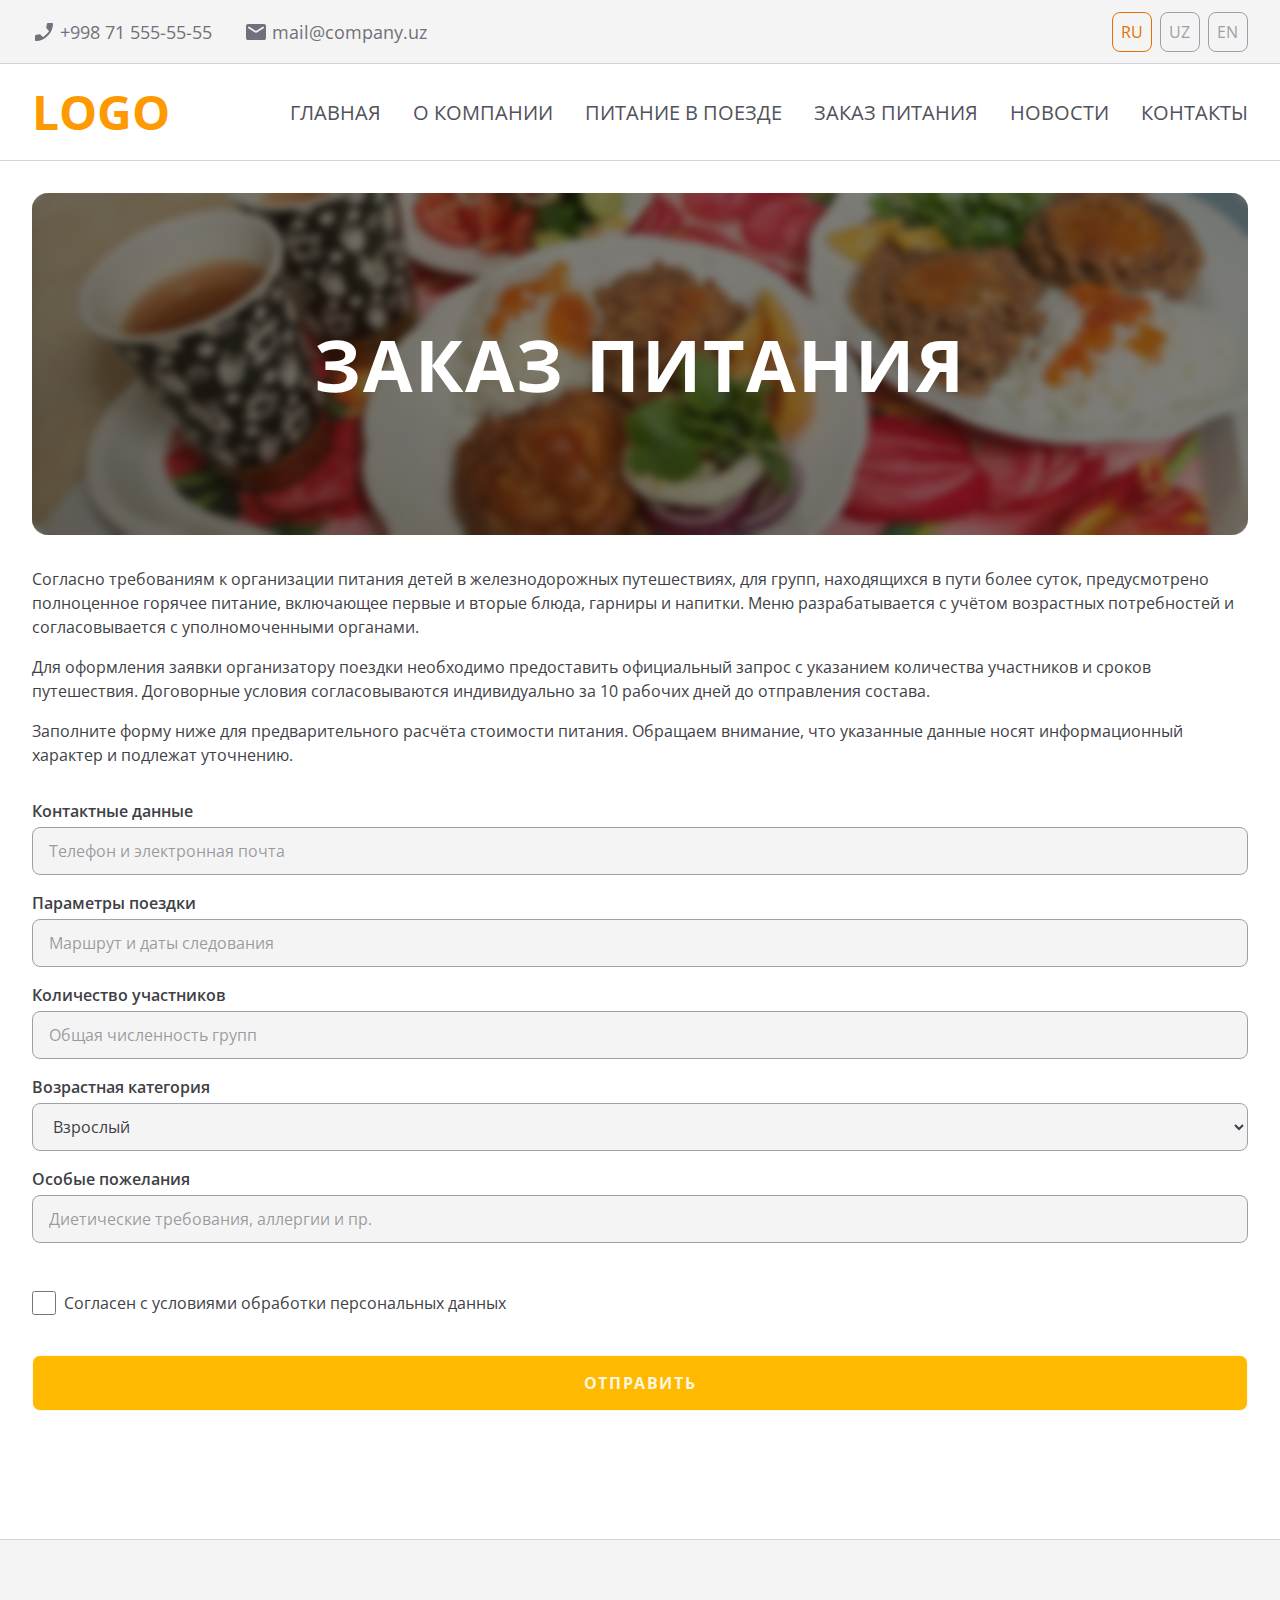
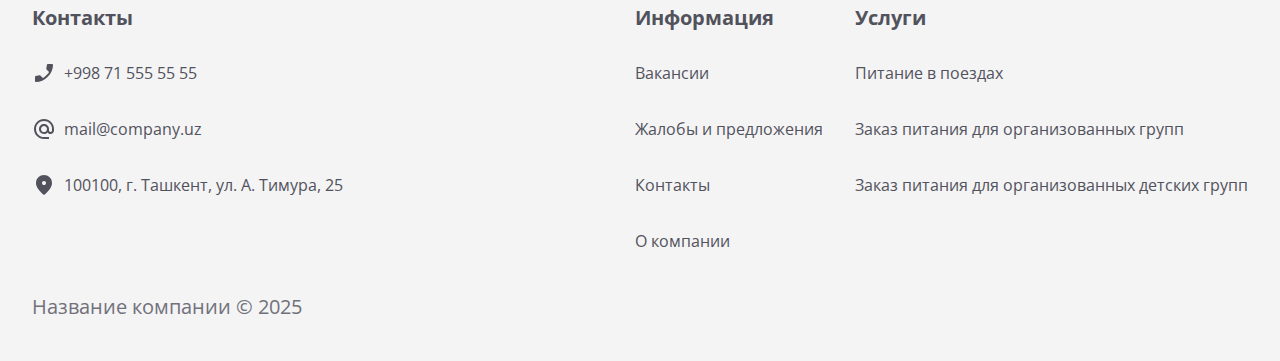
<file: order_food.html>
<!doctype html>
<html lang="ru">
  <head>
    <meta charset="UTF-8" />
    <link rel="icon" type="image/svg+xml" href="/vite.svg" />
    <meta name="viewport" content="width=device-width, initial-scale=1.0" />
    <link rel="preconnect" href="https://fonts.googleapis.com">
    <link rel="preconnect" href="https://fonts.gstatic.com" crossorigin>
    <link href="https://fonts.googleapis.com/css2?family=Open+Sans:ital,wght@0,300..800;1,300..800&family=PT+Mono&display=swap" rel="stylesheet">
    <script src="/public/sprite.svg" type="image/svg+xml"></script>
    <title>Главная</title>
  <script type="module" crossorigin src="./assets/main-BfKwP3S7.js"></script>
  <link rel="stylesheet" crossorigin href="./assets/main-Dy8RlqVM.css">
</head>
  <body>
    <div class="w-full h-16 bg-zinc-100 border-b border-zinc-300 justify-center items-center flex">
    <div class="container px-8 justify-end items-center flex">
      <div class="w-full justify-start items-center gap-8 hidden md:flex">
        <div class="justify-start items-center gap-1 flex">
          <div data-svg-wrapper>
          <svg width="24" height="24" viewBox="0 0 24 24" fill="none" xmlns="http://www.w3.org/2000/svg" class="text-zinc-500 w-6 h-6">
            <use xlink:href="#material-symbols:phone-enabled"></use>
          </svg>
          </div>
          <a href="tel: +998715555555" class="text-zinc-500 text-lg font-normal leading-7 hover:underline">+998 71 555-55-55</a>
        </div>
        <div class="justify-start items-center gap-1 flex">
          <div data-svg-wrapper>
          <svg width="24" height="24" viewBox="0 0 24 24" fill="none" xmlns="http://www.w3.org/2000/svg" class="text-zinc-500 w-6 h-6">
            <use xlink:href="#material-symbols:mail-rounded"></use>
          </svg>
          </div>
          <a href="mailto: mail@company.uz" class="text-zinc-500 text-lg font-normal leading-7 hover:underline">mail@company.uz</a>
        </div>
      </div>
      <div class="justify-start items-center gap-2 flex">
        <button class="button-outline w-10 h-10">
          <div class="">Ru</div>
        </button>
        <button class="button-outline w-10 h-10 !border-zinc-400 !text-zinc-400 hover:!border-zinc-500 hover:!text-zinc-500 active:!border-zinc-600 active:!text-zinc-600">
          <div class="">Uz</div>
        </button>
        <button class="button-outline w-10 h-10 !border-zinc-400 !text-zinc-400 hover:!border-zinc-500 hover:!text-zinc-500 active:!border-zinc-600 active:!text-zinc-600">
          <div class="">En</div>
        </button>
      </div>
    </div>
</div>
    
<div class="lg:min-h-24 bg-white border-b border-zinc-300 flex justify-center items-center gap-2.5 sticky top-0 left-0 z-30 py-6">
    <nav class="container flex self-stretch px-8 justify-start items-center gap-8 flex-wrap">
        <a href="index.html" class="block text-amber-500 text-5xl font-bold uppercase">Logo</a>
        <div class="flex justify-end items-center gap-8 grow shrink w-full flex-[1_1_0] lg:hidden">
            <button id="menu-toggle" class="lg:hidden text-amber-500 text-3xl">&#9776;</button>
        </div>
        <div id="menu-items" class="hidden lg:flex w-full lg:flex-[1_1_0] py-8 lg:py-0 lg:h-5 justify-end items-center gap-8 lg:gap-4 xl:gap-8 flex-col lg:flex-row flex-nowrap">
            
            <a href="index.html" class="text-zinc-600 text-xl lg:text-base xl:text-xl font-normal uppercase leading-tight hover:text-amber-600 active:text-amber-700">Главная</a>
            
            <a href="about.html" class="text-zinc-600 text-xl lg:text-base xl:text-xl font-normal uppercase leading-tight hover:text-amber-600 active:text-amber-700">О компании</a>
            
            <a href="food_on_train.html" class="text-zinc-600 text-xl lg:text-base xl:text-xl font-normal uppercase leading-tight hover:text-amber-600 active:text-amber-700">Питание в поезде</a>
            
            <a href="order_food.html" class="text-zinc-600 text-xl lg:text-base xl:text-xl font-normal uppercase leading-tight hover:text-amber-600 active:text-amber-700">Заказ питания</a>
            
            <a href="news.html" class="text-zinc-600 text-xl lg:text-base xl:text-xl font-normal uppercase leading-tight hover:text-amber-600 active:text-amber-700">Новости</a>
            
            <a href="contacts.html" class="text-zinc-600 text-xl lg:text-base xl:text-xl font-normal uppercase leading-tight hover:text-amber-600 active:text-amber-700">Контакты</a>
            
        </div>
    </nav>
</div>

    <div class="w-full flex flex-col items-center pt-8 pb-32">
        <div class="container-narrow">
            <header class="">
                <div class="banner aspect-[2/1] lg:aspect-[32/9]">
                    <img src="./media/order_food-banner.jpg" alt="" class="banner-img">
                    <div class="backdrop-blur-xs bg-[rgba(0,0,0,0.5)] absolute top-0 left-0 z-10 w-full h-full"></div>
                    <h1 class="banner-title text-center text-white text-4xl md:text-7xl font-bold uppercase tracking-wide z-20 px-4">Заказ питания</h1>
                </div>
            </header>
            <div class="pt-6 pb-4">
                <p class="p">Согласно требованиям к организации питания детей в железнодорожных путешествиях, для групп, находящихся в пути более суток, предусмотрено полноценное горячее питание, включающее первые и вторые блюда, гарниры и напитки. Меню разрабатывается с учётом возрастных потребностей и согласовывается с уполномоченными органами.</p>
                <p class="p">Для оформления заявки организатору поездки необходимо предоставить официальный запрос с указанием количества участников и сроков путешествия. Договорные условия согласовываются индивидуально за 10 рабочих дней до отправления состава.</p>
                <p class="p">Заполните форму ниже для предварительного расчёта стоимости питания. Обращаем внимание, что указанные данные носят информационный характер и подлежат уточнению.</p>
            </div>
            <form action="" class="flex flex-col gap-4">
                <!-- <div class="flex-col justify-start items-start gap-1 flex">
    <label for="contact_person" class="self-stretch text-zinc-700 text-base font-semibold leading-normal">Контактное лицо</label>
    <input type="text" name="contact_person" id="contact_person" required placeholder="ФИО ответственного представителя" class="h-12 px-4 bg-zinc-100 rounded-lg border border-zinc-400 w-full">
</div> -->
                <div class="flex-col justify-start items-start gap-1 flex">
    <label for="contacts" class="self-stretch text-zinc-700 text-base font-semibold leading-normal">Контактные данные</label>
    <input type="text" name="contacts" id="contacts" required placeholder="Телефон и электронная почта" class="h-12 px-4 bg-zinc-100 rounded-lg border border-zinc-400 w-full">
</div>
                <div class="flex-col justify-start items-start gap-1 flex">
    <label for="trip_parameters" class="self-stretch text-zinc-700 text-base font-semibold leading-normal">Параметры поездки</label>
    <input type="text" name="trip_parameters" id="trip_parameters" required placeholder="Маршрут и даты следования" class="h-12 px-4 bg-zinc-100 rounded-lg border border-zinc-400 w-full">
</div>
                <div class="flex-col justify-start items-start gap-1 flex">
    <label for="number_of_participants" class="self-stretch text-zinc-700 text-base font-semibold leading-normal">Количество участников</label>
    <input type="text" name="number_of_participants" id="number_of_participants" required placeholder="Общая численность групп" class="h-12 px-4 bg-zinc-100 rounded-lg border border-zinc-400 w-full">
</div>
                <div class="flex-col justify-start items-start gap-1 flex">
                    <label for="age_category" class="self-stretch text-zinc-700 text-base font-semibold leading-normal">Возрастная категория</label>
                    <select type="text" name="age_category" id="age_category" required class="h-12 px-4 bg-zinc-100 rounded-lg border border-zinc-400 w-full ">
                        <option value="1">Взрослый</option>
                        <option value="2">Ребёнок</option>
                    </select>
                </div>
                <div class="flex-col justify-start items-start gap-1 flex">
    <label for="special_wishes" class="self-stretch text-zinc-700 text-base font-semibold leading-normal">Особые пожелания</label>
    <input type="text" name="special_wishes" id="special_wishes" required placeholder="Диетические требования, аллергии и пр." class="h-12 px-4 bg-zinc-100 rounded-lg border border-zinc-400 w-full">
</div>

                <div class="flex items-center pt-8 pb-6">
                    <input type="checkbox" name="agree" id="agree" class="mr-2 w-6 h-6">
                    <label for="agree" class="text-base leading-none">Согласен с условиями обработки персональных данных</label>
                </div>
                
                <button class="button h-14">Отправить</button>
            </form>
        </div>
    </div>

    <div style="display: none;">
        <svg xmlns="http://www.w3.org/2000/svg">
  <symbol id="material-symbols:menu" viewBox="0 0 24 24" fill="none">
    <path d="M3 18V16H21V18H3ZM3 13V11H21V13H3ZM3 8V6H21V8H3Z" fill="currentColor"></path>
  </symbol>

  <symbol id="material-symbols:menu-rounded" viewBox="0 0 24 24" fill="none">
    <path d="M4 18C3.71667 18 3.47934 17.904 3.288 17.712C3.09667 17.52 3.00067 17.2827 3 17C2.99934 16.7173 3.09534 16.48 3.288 16.288C3.48067 16.096 3.718 16 4 16H20C20.2833 16 20.521 16.096 20.713 16.288C20.905 16.48 21.0007 16.7173 21 17C20.9993 17.2827 20.9033 17.5203 20.712 17.713C20.5207 17.9057 20.2833 18.0013 20 18H4ZM4 13C3.71667 13 3.47934 12.904 3.288 12.712C3.09667 12.52 3.00067 12.2827 3 12C2.99934 11.7173 3.09534 11.48 3.288 11.288C3.48067 11.096 3.718 11 4 11H20C20.2833 11 20.521 11.096 20.713 11.288C20.905 11.48 21.0007 11.7173 21 12C20.9993 12.2827 20.9033 12.5203 20.712 12.713C20.5207 12.9057 20.2833 13.0013 20 13H4ZM4 8C3.71667 8 3.47934 7.904 3.288 7.712C3.09667 7.52 3.00067 7.28267 3 7C2.99934 6.71733 3.09534 6.48 3.288 6.288C3.48067 6.096 3.718 6 4 6H20C20.2833 6 20.521 6.096 20.713 6.288C20.905 6.48 21.0007 6.71733 21 7C20.9993 7.28267 20.9033 7.52033 20.712 7.713C20.5207 7.90567 20.2833 8.00133 20 8H4Z" fill="currentColor"></path>
  </symbol>

  <symbol id="material-symbols:chevron-left" viewBox="0 0 24 24" fill="none">
    <path d="M14 18L8 12L14 6L15.4 7.4L10.8 12L15.4 16.6L14 18Z" fill="currentColor"></path>
  </symbol>

  <symbol id="material-symbols:chevron-left-rounded" viewBox="0 0 24 24" fill="none">
    <path d="M10.8001 12L14.7001 15.9C14.8834 16.0833 14.9751 16.3167 14.9751 16.6C14.9751 16.8833 14.8834 17.1167 14.7001 17.3C14.5167 17.4833 14.2834 17.575 14.0001 17.575C13.7167 17.575 13.4834 17.4833 13.3001 17.3L8.70006 12.7C8.60006 12.6 8.5294 12.4917 8.48806 12.375C8.44673 12.2583 8.42573 12.1333 8.42506 12C8.4244 11.8667 8.4454 11.7417 8.48806 11.625C8.53073 11.5083 8.6014 11.4 8.70006 11.3L13.3001 6.69999C13.4834 6.51665 13.7167 6.42499 14.0001 6.42499C14.2834 6.42499 14.5167 6.51665 14.7001 6.69999C14.8834 6.88332 14.9751 7.11665 14.9751 7.39999C14.9751 7.68332 14.8834 7.91665 14.7001 8.09999L10.8001 12Z" fill="currentColor"></path>
  </symbol>

  <symbol id="material-symbols:chevron-right" viewBox="0 0 24 24" fill="none">
    <path d="M12.6 12L8 7.4L9.4 6L15.4 12L9.4 18L8 16.6L12.6 12Z" fill="currentColor"></path>
  </symbol>

  <symbol id="material-symbols:chevron-right-rounded" viewBox="0 0 24 24" fill="none">
    <path d="M12.6 12L8.70005 8.09999C8.51672 7.91665 8.42505 7.68332 8.42505 7.39999C8.42505 7.11665 8.51672 6.88332 8.70005 6.69999C8.88338 6.51665 9.11671 6.42499 9.40005 6.42499C9.68338 6.42499 9.91672 6.51665 10.1 6.69999L14.7 11.3C14.8 11.4 14.871 11.5083 14.913 11.625C14.955 11.7417 14.9757 11.8667 14.975 12C14.9744 12.1333 14.9537 12.2583 14.913 12.375C14.8724 12.4917 14.8014 12.6 14.7 12.7L10.1 17.3C9.91672 17.4833 9.68338 17.575 9.40005 17.575C9.11671 17.575 8.88338 17.4833 8.70005 17.3C8.51672 17.1167 8.42505 16.8833 8.42505 16.6C8.42505 16.3167 8.51672 16.0833 8.70005 15.9L12.6 12Z" fill="currentColor"></path>
  </symbol>

  <symbol id="material-symbols:arrow-left-alt" viewBox="0 0 24 24" fill="none">
    <path d="M10 18L4 12L10 6L11.4 7.45L7.85 11H20V13H7.85L11.4 16.55L10 18Z" fill="currentColor"></path>
  </symbol>

  <symbol id="material-symbols:arrow-left-alt-rounded" viewBox="0 0 24 24" fill="none">
    <path d="M7.8499 13L10.6999 15.85C10.8999 16.05 10.9959 16.2833 10.9879 16.55C10.9799 16.8166 10.8839 17.05 10.6999 17.25C10.4999 17.45 10.2626 17.5543 9.9879 17.563C9.71324 17.5716 9.47557 17.4756 9.2749 17.275L4.6999 12.7C4.4999 12.5 4.3999 12.2666 4.3999 12C4.3999 11.7333 4.4999 11.5 4.6999 11.3L9.2749 6.72498C9.4749 6.52498 9.71257 6.42931 9.9879 6.43798C10.2632 6.44665 10.5006 6.55065 10.6999 6.74998C10.8832 6.94998 10.9792 7.18331 10.9879 7.44998C10.9966 7.71665 10.9006 7.94998 10.6999 8.14998L7.8499 11H18.9999C19.2832 11 19.5209 11.096 19.7129 11.288C19.9049 11.48 20.0006 11.7173 19.9999 12C19.9992 12.2826 19.9032 12.5203 19.7119 12.713C19.5206 12.9056 19.2832 13.0013 18.9999 13H7.8499Z" fill="currentColor"></path>
  </symbol>

  <symbol id="material-symbols:arrow-right-alt" viewBox="0 0 24 24" fill="none">
    <path d="M14 18L12.6 16.55L16.15 13H4V11H16.15L12.6 7.45L14 6L20 12L14 18Z" fill="currentColor"></path>
  </symbol>

  <symbol id="material-symbols:arrow-right-alt-rounded" viewBox="0 0 24 24" fill="none">
    <path d="M16.15 13H5C4.71667 13 4.47934 12.904 4.288 12.712C4.09667 12.52 4.00067 12.2827 4 12C3.99934 11.7174 4.09534 11.48 4.288 11.288C4.48067 11.096 4.718 11 5 11H16.15L13.3 8.15002C13.1 7.95002 13.004 7.71669 13.012 7.45002C13.02 7.18336 13.116 6.95002 13.3 6.75002C13.5 6.55002 13.7377 6.44602 14.013 6.43802C14.2883 6.43002 14.5257 6.52569 14.725 6.72502L19.3 11.3C19.4 11.4 19.471 11.5084 19.513 11.625C19.555 11.7417 19.5757 11.8667 19.575 12C19.5743 12.1334 19.5537 12.2584 19.513 12.375C19.4723 12.4917 19.4013 12.6 19.3 12.7L14.725 17.275C14.525 17.475 14.2877 17.571 14.013 17.563C13.7383 17.555 13.5007 17.4507 13.3 17.25C13.1167 17.05 13.0207 16.8167 13.012 16.55C13.0033 16.2834 13.0993 16.05 13.3 15.85L16.15 13Z" fill="currentColor"></path>
  </symbol>

  <symbol id="material-symbols:arrow-left" viewBox="0 0 24 24" fill="none">
    <path d="M14 17L9 12L14 7V17Z" fill="currentColor"></path>
  </symbol>

  <symbol id="material-symbols:arrow-left-rounded" viewBox="0 0 24 24" fill="none">
    <path d="M13.15 16.15L9.52505 12.525C9.44171 12.4417 9.38338 12.3583 9.35005 12.275C9.31672 12.1917 9.30005 12.1 9.30005 12C9.30005 11.9 9.31672 11.8083 9.35005 11.725C9.38338 11.6417 9.44171 11.5583 9.52505 11.475L13.15 7.85001C13.2 7.80001 13.2544 7.76268 13.313 7.73801C13.3717 7.71335 13.434 7.70068 13.5 7.70001C13.6334 7.70001 13.75 7.74601 13.85 7.83801C13.95 7.93001 14 8.05068 14 8.20001V15.8C14 15.95 13.95 16.071 13.85 16.163C13.75 16.255 13.6334 16.3007 13.5 16.3C13.4667 16.3 13.35 16.25 13.15 16.15Z" fill="currentColor"></path>
  </symbol>

  <symbol id="material-symbols:arrow-right" viewBox="0 0 24 24" fill="none">
    <path d="M10 17V7L15 12L10 17Z" fill="currentColor"></path>
  </symbol>

  <symbol id="material-symbols:arrow-right-rounded" viewBox="0 0 24 24" fill="none">
    <path d="M10.5 16.3C10.3667 16.3 10.25 16.2543 10.15 16.163C10.05 16.0717 10 15.9507 10 15.8V8.20001C10 8.05001 10.05 7.92935 10.15 7.83801C10.25 7.74668 10.3667 7.70068 10.5 7.70001C10.5333 7.70001 10.65 7.75001 10.85 7.85001L14.475 11.475C14.5583 11.5583 14.6167 11.6417 14.65 11.725C14.6833 11.8083 14.7 11.9 14.7 12C14.7 12.1 14.6833 12.1917 14.65 12.275C14.6167 12.3583 14.5583 12.4417 14.475 12.525L10.85 16.15C10.8 16.2 10.746 16.2377 10.688 16.263C10.63 16.2883 10.5673 16.3007 10.5 16.3Z" fill="currentColor"></path>
  </symbol>

  <symbol id="material-symbols:arrow-downward-alt" viewBox="0 0 24 24" fill="none">
    <path d="M12 18L6 12L7.4 10.6L11 14.2V5H13V14.2L16.6 10.6L18 12L12 18Z" fill="currentColor"></path>
  </symbol>

  <symbol id="material-symbols:arrow-downward-alt-rounded" viewBox="0 0 24 24" fill="none">
    <path d="M11 14.2V6C11 5.71667 11.096 5.47934 11.288 5.288C11.48 5.09667 11.7174 5.00067 12 5C12.2827 4.99934 12.5204 5.09534 12.713 5.288C12.9057 5.48067 13.0014 5.718 13 6V14.2L15.9 11.3C16.0834 11.1167 16.3167 11.025 16.6 11.025C16.8834 11.025 17.1167 11.1167 17.3 11.3C17.4834 11.4833 17.575 11.7167 17.575 12C17.575 12.2833 17.4834 12.5167 17.3 12.7L12.7 17.3C12.5 17.5 12.2667 17.6 12 17.6C11.7334 17.6 11.5 17.5 11.3 17.3L6.70005 12.7C6.51672 12.5167 6.42505 12.2833 6.42505 12C6.42505 11.7167 6.51672 11.4833 6.70005 11.3C6.88338 11.1167 7.11672 11.025 7.40005 11.025C7.68338 11.025 7.91672 11.1167 8.10005 11.3L11 14.2Z" fill="currentColor"></path>
  </symbol>

  <symbol id="material-symbols:arrow-drop-down" viewBox="0 0 24 24" fill="none">
    <path d="M12 15L7 10H17L12 15Z" fill="currentColor"></path>
  </symbol>

  <symbol id="material-symbols:arrow-drop-down-rounded" viewBox="0 0 24 24" fill="none">
    <path d="M11.475 14.475L7.84995 10.85C7.79995 10.8 7.76262 10.746 7.73795 10.688C7.71328 10.63 7.70062 10.5673 7.69995 10.5C7.69995 10.3667 7.74595 10.25 7.83795 10.15C7.92995 10.05 8.05062 10 8.19995 10H15.8C15.95 10 16.071 10.05 16.163 10.15C16.255 10.25 16.3006 10.3667 16.3 10.5C16.3 10.5333 16.25 10.65 16.15 10.85L12.525 14.475C12.4416 14.5583 12.3583 14.6167 12.275 14.65C12.1916 14.6833 12.1 14.7 12 14.7C11.9 14.7 11.8083 14.6833 11.725 14.65C11.6416 14.6167 11.5583 14.5583 11.475 14.475Z" fill="currentColor"></path>
  </symbol>

  <symbol id="material-symbols:keyboard-arrow-down" viewBox="0 0 24 24" fill="none">
    <path d="M12 15.4L6 9.4L7.4 8L12 12.6L16.6 8L18 9.4L12 15.4Z" fill="currentColor"></path>
  </symbol>

  <symbol id="material-symbols:keyboard-arrow-down-rounded" viewBox="0 0 24 24" fill="none">
    <path d="M12 14.975C11.8667 14.975 11.7417 14.9543 11.625 14.913C11.5084 14.8717 11.4 14.8007 11.3 14.7L6.70005 10.1C6.51672 9.91665 6.42505 9.68332 6.42505 9.39999C6.42505 9.11665 6.51672 8.88332 6.70005 8.69999C6.88338 8.51665 7.11672 8.42499 7.40005 8.42499C7.68338 8.42499 7.91672 8.51665 8.10005 8.69999L12 12.6L15.9 8.69999C16.0834 8.51665 16.3167 8.42499 16.6 8.42499C16.8834 8.42499 17.1167 8.51665 17.3 8.69999C17.4834 8.88332 17.575 9.11665 17.575 9.39999C17.575 9.68332 17.4834 9.91665 17.3 10.1L12.7 14.7C12.6 14.8 12.4917 14.871 12.375 14.913C12.2584 14.955 12.1334 14.9757 12 14.975Z" fill="currentColor"></path>
  </symbol>

  <symbol id="material-symbols:arrow-upward-alt" viewBox="0 0 24 24" fill="none">
    <path d="M11 18V8.8L7.4 12.4L6 11L12 5L18 11L16.6 12.4L13 8.8V18H11Z" fill="currentColor"></path>
  </symbol>

  <symbol id="material-symbols:arrow-upward-alt-rounded" viewBox="0 0 24 24" fill="none">
    <path d="M11 8.80002L8.10005 11.7C7.91672 11.8834 7.68338 11.975 7.40005 11.975C7.11672 11.975 6.88338 11.8834 6.70005 11.7C6.51672 11.5167 6.42505 11.2834 6.42505 11C6.42505 10.7167 6.51672 10.4834 6.70005 10.3L11.3 5.70002C11.5 5.50002 11.7334 5.40002 12 5.40002C12.2667 5.40002 12.5 5.50002 12.7 5.70002L17.3 10.3C17.4834 10.4834 17.575 10.7167 17.575 11C17.575 11.2834 17.4834 11.5167 17.3 11.7C17.1167 11.8834 16.8834 11.975 16.6 11.975C16.3167 11.975 16.0834 11.8834 15.9 11.7L13 8.80002V17C13 17.2834 12.904 17.521 12.712 17.713C12.52 17.905 12.2827 18.0007 12 18C11.7174 17.9994 11.48 17.9034 11.288 17.712C11.096 17.5207 11 17.2834 11 17V8.80002Z" fill="currentColor"></path>
  </symbol>

  <symbol id="material-symbols:keyboard-arrow-up" viewBox="0 0 24 24" fill="none">
    <path d="M12 10.8L7.4 15.4L6 14L12 8L18 14L16.6 15.4L12 10.8Z" fill="currentColor"></path>
  </symbol>

  <symbol id="material-symbols:keyboard-arrow-up-rounded" viewBox="0 0 24 24" fill="none">
    <path d="M12 10.8L8.10005 14.7C7.91672 14.8834 7.68338 14.975 7.40005 14.975C7.11672 14.975 6.88338 14.8834 6.70005 14.7C6.51672 14.5167 6.42505 14.2834 6.42505 14C6.42505 13.7167 6.51672 13.4834 6.70005 13.3L11.3 8.70002C11.5 8.50002 11.7334 8.40002 12 8.40002C12.2667 8.40002 12.5 8.50002 12.7 8.70002L17.3 13.3C17.4834 13.4834 17.575 13.7167 17.575 14C17.575 14.2834 17.4834 14.5167 17.3 14.7C17.1167 14.8834 16.8834 14.975 16.6 14.975C16.3167 14.975 16.0834 14.8834 15.9 14.7L12 10.8Z" fill="currentColor"></path>
  </symbol>

  <symbol id="material-symbols:arrow-drop-up" viewBox="0 0 24 24" fill="none">
    <path d="M7 14L12 9L17 14H7Z" fill="currentColor"></path>
  </symbol>

  <symbol id="material-symbols:arrow-drop-up-rounded" viewBox="0 0 24 24" fill="none">
    <path d="M8.19995 14C8.04995 14 7.92928 13.95 7.83795 13.85C7.74662 13.75 7.70062 13.6333 7.69995 13.5C7.69995 13.4667 7.74995 13.35 7.84995 13.15L11.475 9.52499C11.5583 9.44165 11.6416 9.38332 11.725 9.34999C11.8083 9.31665 11.9 9.29999 12 9.29999C12.1 9.29999 12.1916 9.31665 12.275 9.34999C12.3583 9.38332 12.4416 9.44165 12.525 9.52499L16.15 13.15C16.2 13.2 16.2376 13.2543 16.263 13.313C16.2883 13.3717 16.3006 13.434 16.3 13.5C16.3 13.6333 16.2543 13.75 16.163 13.85C16.0716 13.95 15.9506 14 15.8 14H8.19995Z" fill="currentColor"></path>
  </symbol>

  <symbol id="material-symbols:search" viewBox="0 0 24 24" fill="none">
    <path d="M19.6 21L13.3 14.7C12.8 15.1 12.225 15.4167 11.575 15.65C10.925 15.8833 10.2333 16 9.5 16C7.68333 16 6.146 15.3707 4.888 14.112C3.63 12.8533 3.00067 11.316 3 9.5C2.99933 7.684 3.62867 6.14667 4.888 4.888C6.14733 3.62933 7.68467 3 9.5 3C11.3153 3 12.853 3.62933 14.113 4.888C15.373 6.14667 16.002 7.684 16 9.5C16 10.2333 15.8833 10.925 15.65 11.575C15.4167 12.225 15.1 12.8 14.7 13.3L21 19.6L19.6 21ZM9.5 14C10.75 14 11.8127 13.5627 12.688 12.688C13.5633 11.8133 14.0007 10.7507 14 9.5C13.9993 8.24933 13.562 7.187 12.688 6.313C11.814 5.439 10.7513 5.00133 9.5 5C8.24867 4.99867 7.18633 5.43633 6.313 6.313C5.43967 7.18967 5.002 8.252 5 9.5C4.998 10.748 5.43567 11.8107 6.313 12.688C7.19033 13.5653 8.25267 14.0027 9.5 14Z" fill="currentColor"></path>
  </symbol>

  <symbol id="material-symbols:search-rounded" viewBox="0 0 24 24" fill="none">
    <path d="M9.5 16C7.68333 16 6.146 15.3707 4.888 14.112C3.63 12.8533 3.00067 11.316 3 9.5C2.99933 7.684 3.62867 6.14667 4.888 4.888C6.14733 3.62933 7.68467 3 9.5 3C11.3153 3 12.853 3.62933 14.113 4.888C15.373 6.14667 16.002 7.684 16 9.5C16 10.2333 15.8833 10.925 15.65 11.575C15.4167 12.225 15.1 12.8 14.7 13.3L20.3 18.9C20.4833 19.0833 20.575 19.3167 20.575 19.6C20.575 19.8833 20.4833 20.1167 20.3 20.3C20.1167 20.4833 19.8833 20.575 19.6 20.575C19.3167 20.575 19.0833 20.4833 18.9 20.3L13.3 14.7C12.8 15.1 12.225 15.4167 11.575 15.65C10.925 15.8833 10.2333 16 9.5 16ZM9.5 14C10.75 14 11.8127 13.5627 12.688 12.688C13.5633 11.8133 14.0007 10.7507 14 9.5C13.9993 8.24933 13.562 7.187 12.688 6.313C11.814 5.439 10.7513 5.00133 9.5 5C8.24867 4.99867 7.18633 5.43633 6.313 6.313C5.43967 7.18967 5.002 8.252 5 9.5C4.998 10.748 5.43567 11.8107 6.313 12.688C7.19033 13.5653 8.25267 14.0027 9.5 14Z" fill="currentColor"></path>
  </symbol>

  <symbol id="material-symbols:location-on-outline" viewBox="0 0 24 24" fill="none">
    <path d="M12 12C12.55 12 13.021 11.8043 13.413 11.413C13.805 11.0217 14.0007 10.5507 14 10C13.9993 9.44933 13.8037 8.97867 13.413 8.588C13.0223 8.19733 12.5513 8.00133 12 8C11.4487 7.99867 10.978 8.19467 10.588 8.588C10.198 8.98133 10.002 9.452 10 10C9.998 10.548 10.194 11.019 10.588 11.413C10.982 11.807 11.4527 12.0027 12 12ZM12 19.35C14.0333 17.4833 15.5417 15.7877 16.525 14.263C17.5083 12.7383 18 11.384 18 10.2C18 8.38333 17.421 6.896 16.263 5.738C15.105 4.58 13.684 4.00067 12 4C10.316 3.99933 8.89533 4.57867 7.738 5.738C6.58067 6.89733 6.00133 8.38467 6 10.2C6 11.3833 6.49167 12.7377 7.475 14.263C8.45833 15.7883 9.96667 17.484 12 19.35ZM12 22C9.31667 19.7167 7.31267 17.596 5.988 15.638C4.66333 13.68 4.00067 11.8673 4 10.2C4 7.7 4.80433 5.70833 6.413 4.225C8.02167 2.74167 9.884 2 12 2C14.116 2 15.9787 2.74167 17.588 4.225C19.1973 5.70833 20.0013 7.7 20 10.2C20 11.8667 19.3377 13.6793 18.013 15.638C16.6883 17.5967 14.684 19.7173 12 22Z" fill="currentColor"></path>
  </symbol>

  <symbol id="material-symbols:location-on-outline-rounded" viewBox="0 0 24 24" fill="none">
    <path d="M12 19.35C14.0333 17.4833 15.5417 15.7877 16.525 14.263C17.5083 12.7383 18 11.384 18 10.2C18 8.38333 17.421 6.896 16.263 5.738C15.105 4.58 13.684 4.00067 12 4C10.316 3.99933 8.89533 4.57867 7.738 5.738C6.58067 6.89733 6.00133 8.38467 6 10.2C6 11.3833 6.49167 12.7377 7.475 14.263C8.45833 15.7883 9.96667 17.484 12 19.35ZM12 21.325C11.7667 21.325 11.5333 21.2833 11.3 21.2C11.0667 21.1167 10.8583 20.9917 10.675 20.825C9.59167 19.825 8.63333 18.85 7.8 17.9C6.96667 16.95 6.271 16.0293 5.713 15.138C5.155 14.2467 4.73 13.3883 4.438 12.563C4.146 11.7377 4 10.95 4 10.2C4 7.7 4.80433 5.70833 6.413 4.225C8.02167 2.74167 9.884 2 12 2C14.116 2 15.9787 2.74167 17.588 4.225C19.1973 5.70833 20.0013 7.7 20 10.2C20 10.95 19.8543 11.7377 19.563 12.563C19.2717 13.3883 18.8467 14.2467 18.288 15.138C17.7293 16.0293 17.0333 16.95 16.2 17.9C15.3667 18.85 14.4083 19.825 13.325 20.825C13.1417 20.9917 12.9333 21.1167 12.7 21.2C12.4667 21.2833 12.2333 21.325 12 21.325ZM12 12C12.55 12 13.021 11.8043 13.413 11.413C13.805 11.0217 14.0007 10.5507 14 10C13.9993 9.44933 13.8037 8.97867 13.413 8.588C13.0223 8.19733 12.5513 8.00133 12 8C11.4487 7.99867 10.978 8.19467 10.588 8.588C10.198 8.98133 10.002 9.452 10 10C9.998 10.548 10.194 11.019 10.588 11.413C10.982 11.807 11.4527 12.0027 12 12Z" fill="currentColor"></path>
  </symbol>

  <symbol id="material-symbols:location-on-rounded" viewBox="0 0 24 24" fill="none">
    <path d="M12 21.325C11.7667 21.325 11.5333 21.2833 11.3 21.2C11.0667 21.1167 10.8583 20.9917 10.675 20.825C9.59167 19.825 8.63333 18.85 7.8 17.9C6.96667 16.95 6.271 16.0293 5.713 15.138C5.155 14.2467 4.73 13.3883 4.438 12.563C4.146 11.7377 4 10.95 4 10.2C4 7.7 4.80433 5.70833 6.413 4.225C8.02167 2.74167 9.884 2 12 2C14.116 2 15.9787 2.74167 17.588 4.225C19.1973 5.70833 20.0013 7.7 20 10.2C20 10.95 19.8543 11.7377 19.563 12.563C19.2717 13.3883 18.8467 14.2467 18.288 15.138C17.7293 16.0293 17.0333 16.95 16.2 17.9C15.3667 18.85 14.4083 19.825 13.325 20.825C13.1417 20.9917 12.9333 21.1167 12.7 21.2C12.4667 21.2833 12.2333 21.325 12 21.325ZM12 12C12.55 12 13.021 11.8043 13.413 11.413C13.805 11.0217 14.0007 10.5507 14 10C13.9993 9.44933 13.8037 8.97867 13.413 8.588C13.0223 8.19733 12.5513 8.00133 12 8C11.4487 7.99867 10.978 8.19467 10.588 8.588C10.198 8.98133 10.002 9.452 10 10C9.998 10.548 10.194 11.019 10.588 11.413C10.982 11.807 11.4527 12.0027 12 12Z" fill="currentColor"></path>
  </symbol>

  <symbol id="material-symbols:alternate-email" viewBox="0 0 24 24" fill="none">
    <path d="M12 22C10.6167 22 9.31667 21.7373 8.1 21.212C6.88334 20.6867 5.825 19.9743 4.925 19.075C4.025 18.1757 3.31267 17.1173 2.788 15.9C2.26333 14.6827 2.00067 13.3827 2 12C1.99933 10.6173 2.262 9.31733 2.788 8.1C3.314 6.88267 4.02633 5.82433 4.925 4.925C5.82367 4.02567 6.882 3.31333 8.1 2.788C9.318 2.26267 10.618 2 12 2C13.382 2 14.682 2.26267 15.9 2.788C17.118 3.31333 18.1763 4.02567 19.075 4.925C19.9737 5.82433 20.6863 6.88267 21.213 8.1C21.7397 9.31733 22.002 10.6173 22 12V13.45C22 14.4333 21.6627 15.271 20.988 15.963C20.3133 16.655 19.484 17.0007 18.5 17C17.9167 17 17.3667 16.875 16.85 16.625C16.3333 16.375 15.9 16.0167 15.55 15.55C15.0667 16.0333 14.5207 16.396 13.912 16.638C13.3033 16.88 12.666 17.0007 12 17C10.6167 17 9.43767 16.5123 8.463 15.537C7.48834 14.5617 7.00067 13.3827 7 12C6.99933 10.6173 7.487 9.43833 8.463 8.463C9.439 7.48767 10.618 7 12 7C13.382 7 14.5613 7.48767 15.538 8.463C16.5147 9.43833 17.002 10.6173 17 12V13.45C17 13.8833 17.1417 14.25 17.425 14.55C17.7083 14.85 18.0667 15 18.5 15C18.9333 15 19.2917 14.85 19.575 14.55C19.8583 14.25 20 13.8833 20 13.45V12C20 9.76667 19.225 7.875 17.675 6.325C16.125 4.775 14.2333 4 12 4C9.76667 4 7.875 4.775 6.325 6.325C4.775 7.875 4 9.76667 4 12C4 14.2333 4.775 16.125 6.325 17.675C7.875 19.225 9.76667 20 12 20H17V22H12ZM12 15C12.8333 15 13.5417 14.7083 14.125 14.125C14.7083 13.5417 15 12.8333 15 12C15 11.1667 14.7083 10.4583 14.125 9.875C13.5417 9.29167 12.8333 9 12 9C11.1667 9 10.4583 9.29167 9.875 9.875C9.29167 10.4583 9 11.1667 9 12C9 12.8333 9.29167 13.5417 9.875 14.125C10.4583 14.7083 11.1667 15 12 15Z" fill="currentColor"></path>
  </symbol>

  <symbol id="material-symbols:alternate-email-rounded" viewBox="0 0 24 24" fill="none">
    <path d="M12 22C10.6167 22 9.31667 21.7373 8.1 21.212C6.88334 20.6867 5.825 19.9743 4.925 19.075C4.025 18.1757 3.31267 17.1173 2.788 15.9C2.26333 14.6827 2.00067 13.3827 2 12C1.99933 10.6173 2.262 9.31733 2.788 8.1C3.314 6.88267 4.02633 5.82433 4.925 4.925C5.82367 4.02567 6.882 3.31333 8.1 2.788C9.318 2.26267 10.618 2 12 2C13.382 2 14.682 2.26267 15.9 2.788C17.118 3.31333 18.1763 4.02567 19.075 4.925C19.9737 5.82433 20.6863 6.88267 21.213 8.1C21.7397 9.31733 22.002 10.6173 22 12V13.45C22 14.4333 21.6627 15.271 20.988 15.963C20.3133 16.655 19.484 17.0007 18.5 17C17.9167 17 17.3667 16.875 16.85 16.625C16.3333 16.375 15.9 16.0167 15.55 15.55C15.0667 16.0333 14.5207 16.396 13.912 16.638C13.3033 16.88 12.666 17.0007 12 17C10.6167 17 9.43767 16.5123 8.463 15.537C7.48834 14.5617 7.00067 13.3827 7 12C6.99933 10.6173 7.487 9.43833 8.463 8.463C9.439 7.48767 10.618 7 12 7C13.382 7 14.5613 7.48767 15.538 8.463C16.5147 9.43833 17.002 10.6173 17 12V13.45C17 13.8833 17.1417 14.25 17.425 14.55C17.7083 14.85 18.0667 15 18.5 15C18.9333 15 19.2917 14.85 19.575 14.55C19.8583 14.25 20 13.8833 20 13.45V12C20 9.76667 19.225 7.875 17.675 6.325C16.125 4.775 14.2333 4 12 4C9.76667 4 7.875 4.775 6.325 6.325C4.775 7.875 4 9.76667 4 12C4 14.2333 4.775 16.125 6.325 17.675C7.875 19.225 9.76667 20 12 20H16C16.2833 20 16.521 20.096 16.713 20.288C16.905 20.48 17.0007 20.7173 17 21C16.9993 21.2827 16.9033 21.5203 16.712 21.713C16.5207 21.9057 16.2833 22.0013 16 22H12ZM12 15C12.8333 15 13.5417 14.7083 14.125 14.125C14.7083 13.5417 15 12.8333 15 12C15 11.1667 14.7083 10.4583 14.125 9.875C13.5417 9.29167 12.8333 9 12 9C11.1667 9 10.4583 9.29167 9.875 9.875C9.29167 10.4583 9 11.1667 9 12C9 12.8333 9.29167 13.5417 9.875 14.125C10.4583 14.7083 11.1667 15 12 15Z" fill="currentColor"></path>
  </symbol>

  <symbol id="material-symbols:mail-outline" viewBox="0 0 24 24" fill="none">
    <path d="M4 20C3.45 20 2.97933 19.8043 2.588 19.413C2.19667 19.0217 2.00067 18.5507 2 18V6C2 5.45 2.196 4.97933 2.588 4.588C2.98 4.19667 3.45067 4.00067 4 4H20C20.55 4 21.021 4.196 21.413 4.588C21.805 4.98 22.0007 5.45067 22 6V18C22 18.55 21.8043 19.021 21.413 19.413C21.0217 19.805 20.5507 20.0007 20 20H4ZM12 13L4 8V18H20V8L12 13ZM12 11L20 6H4L12 11ZM4 8V6V18V8Z" fill="currentColor"></path>
  </symbol>

  <symbol id="material-symbols:mail-outline-rounded" viewBox="0 0 24 24" fill="none">
    <path d="M4 20C3.45 20 2.97933 19.8043 2.588 19.413C2.19667 19.0217 2.00067 18.5507 2 18V6C2 5.45 2.196 4.97933 2.588 4.588C2.98 4.19667 3.45067 4.00067 4 4H20C20.55 4 21.021 4.196 21.413 4.588C21.805 4.98 22.0007 5.45067 22 6V18C22 18.55 21.8043 19.021 21.413 19.413C21.0217 19.805 20.5507 20.0007 20 20H4ZM20 8L12.525 12.675C12.4417 12.725 12.3543 12.7627 12.263 12.788C12.1717 12.8133 12.084 12.8257 12 12.825C11.916 12.8243 11.8287 12.812 11.738 12.788C11.6473 12.764 11.5597 12.7263 11.475 12.675L4 8V18H20V8ZM12 11L20 6H4L12 11ZM4 8.25V6.775V6.8V6.788V8.25Z" fill="currentColor"></path>
  </symbol>

  <symbol id="material-symbols:mail" viewBox="0 0 24 24" fill="none">
    <path d="M4 20C3.45 20 2.97933 19.8043 2.588 19.413C2.19667 19.0217 2.00067 18.5507 2 18V6C2 5.45 2.196 4.97933 2.588 4.588C2.98 4.19667 3.45067 4.00067 4 4H20C20.55 4 21.021 4.196 21.413 4.588C21.805 4.98 22.0007 5.45067 22 6V18C22 18.55 21.8043 19.021 21.413 19.413C21.0217 19.805 20.5507 20.0007 20 20H4ZM12 13L20 8V6L12 11L4 6V8L12 13Z" fill="currentColor"></path>
  </symbol>

  <symbol id="material-symbols:mail-rounded" viewBox="0 0 24 24" fill="none">
    <path d="M4 20C3.45 20 2.97933 19.8043 2.588 19.413C2.19667 19.0217 2.00067 18.5507 2 18V6C2 5.45 2.196 4.97933 2.588 4.588C2.98 4.19667 3.45067 4.00067 4 4H20C20.55 4 21.021 4.196 21.413 4.588C21.805 4.98 22.0007 5.45067 22 6V18C22 18.55 21.8043 19.021 21.413 19.413C21.0217 19.805 20.5507 20.0007 20 20H4ZM12 12.825C12.0833 12.825 12.171 12.8123 12.263 12.787C12.355 12.7617 12.4423 12.7243 12.525 12.675L19.6 8.25C19.7333 8.16667 19.8333 8.06267 19.9 7.938C19.9667 7.81333 20 7.67567 20 7.525C20 7.19167 19.8583 6.94167 19.575 6.775C19.2917 6.60833 19 6.61667 18.7 6.8L12 11L5.3 6.8C5 6.61667 4.70833 6.61267 4.425 6.788C4.14167 6.96333 4 7.209 4 7.525C4 7.69167 4.03333 7.83767 4.1 7.963C4.16667 8.08833 4.26667 8.184 4.4 8.25L11.475 12.675C11.5583 12.725 11.646 12.7627 11.738 12.788C11.83 12.8133 11.9173 12.8257 12 12.825Z" fill="currentColor"></path>
  </symbol>

  <symbol id="material-symbols:phone-enabled" viewBox="0 0 24 24" fill="none">
    <path d="M4.05 21C3.75 21 3.5 20.9 3.3 20.7C3.1 20.5 3 20.25 3 19.95V15.9C3 15.6833 3.075 15.4877 3.225 15.313C3.375 15.1383 3.56667 15.0173 3.8 14.95L7.25 14.25C7.48333 14.2167 7.721 14.2377 7.963 14.313C8.205 14.3883 8.40067 14.5007 8.55 14.65L10.9 17C11.5333 16.6333 12.1333 16.229 12.7 15.787C13.2667 15.345 13.8083 14.866 14.325 14.35C14.875 13.8167 15.3793 13.2627 15.838 12.688C16.2967 12.1133 16.6923 11.5173 17.025 10.9L14.6 8.45C14.4667 8.31667 14.375 8.15833 14.325 7.975C14.275 7.79167 14.2667 7.56667 14.3 7.3L14.95 3.8C14.9833 3.58333 15.0917 3.396 15.275 3.238C15.4583 3.08 15.6667 3.00067 15.9 3H19.95C20.25 3 20.5 3.1 20.7 3.3C20.9 3.5 21 3.75 21 4.05C21 6.13333 20.546 8.19167 19.638 10.225C18.73 12.2583 17.4423 14.1083 15.775 15.775C14.1077 17.4417 12.2577 18.7293 10.225 19.638C8.19233 20.5467 6.134 21.0007 4.05 21Z" fill="currentColor"></path>
  </symbol>

  <symbol id="material-symbols:phone-enabled-outline" viewBox="0 0 24 24" fill="none">
    <path d="M4.05 21C3.75 21 3.5 20.9 3.3 20.7C3.1 20.5 3 20.25 3 19.95V15.9C3 15.6833 3.075 15.4877 3.225 15.313C3.375 15.1383 3.56667 15.0173 3.8 14.95L7.25 14.25C7.48333 14.2167 7.721 14.2377 7.963 14.313C8.205 14.3883 8.40067 14.5007 8.55 14.65L10.9 17C11.5333 16.6333 12.1333 16.229 12.7 15.787C13.2667 15.345 13.8083 14.866 14.325 14.35C14.875 13.8167 15.3793 13.2627 15.838 12.688C16.2967 12.1133 16.6923 11.5173 17.025 10.9L14.6 8.45C14.4667 8.31667 14.375 8.15833 14.325 7.975C14.275 7.79167 14.2667 7.56667 14.3 7.3L14.95 3.8C14.9833 3.58333 15.0917 3.396 15.275 3.238C15.4583 3.08 15.6667 3.00067 15.9 3H19.95C20.25 3 20.5 3.1 20.7 3.3C20.9 3.5 21 3.75 21 4.05C21 6.13333 20.546 8.19167 19.638 10.225C18.73 12.2583 17.4423 14.1083 15.775 15.775C14.1077 17.4417 12.2577 18.7293 10.225 19.638C8.19233 20.5467 6.134 21.0007 4.05 21ZM17.95 9C18.2333 8.35 18.45 7.69167 18.6 7.025C18.75 6.35833 18.8667 5.68333 18.95 5H16.75L16.3 7.35L17.95 9ZM9 17.9L7.35 16.25L5 16.75V18.95C5.68333 18.9 6.35833 18.7833 7.025 18.6C7.69167 18.4167 8.35 18.1833 9 17.9Z" fill="currentColor"></path>
  </symbol>

  <symbol id="material-symbols:link" viewBox="0 0 24 24" fill="none">
    <path d="M11 17H7C5.61667 17 4.43767 16.5123 3.463 15.537C2.48833 14.5617 2.00067 13.3827 2 12C1.99933 10.6173 2.487 9.43833 3.463 8.463C4.439 7.48767 5.618 7 7 7H11V9H7C6.16667 9 5.45833 9.29167 4.875 9.875C4.29167 10.4583 4 11.1667 4 12C4 12.8333 4.29167 13.5417 4.875 14.125C5.45833 14.7083 6.16667 15 7 15H11V17ZM8 13V11H16V13H8ZM13 17V15H17C17.8333 15 18.5417 14.7083 19.125 14.125C19.7083 13.5417 20 12.8333 20 12C20 11.1667 19.7083 10.4583 19.125 9.875C18.5417 9.29167 17.8333 9 17 9H13V7H17C18.3833 7 19.5627 7.48767 20.538 8.463C21.5133 9.43833 22.0007 10.6173 22 12C21.9993 13.3827 21.5117 14.562 20.537 15.538C19.5623 16.514 18.3833 17.0013 17 17H13Z" fill="currentColor"></path>
  </symbol>

  <symbol id="material-symbols:attach-file" viewBox="0 0 24 24" fill="none">
    <path d="M18 15.75C18 17.4833 17.3917 18.9583 16.175 20.175C14.9583 21.3917 13.4833 22 11.75 22C10.0167 22 8.54167 21.3917 7.325 20.175C6.10833 18.9583 5.5 17.4833 5.5 15.75V6.5C5.5 5.25 5.93767 4.18767 6.813 3.313C7.68833 2.43833 8.75067 2.00067 10 2C11.2493 1.99933 12.312 2.437 13.188 3.313C14.064 4.189 14.5013 5.25133 14.5 6.5V15.25C14.5 16.0167 14.2333 16.6667 13.7 17.2C13.1667 17.7333 12.5167 18 11.75 18C10.9833 18 10.3333 17.7333 9.8 17.2C9.26667 16.6667 9 16.0167 9 15.25V6H11V15.25C11 15.4667 11.071 15.646 11.213 15.788C11.355 15.93 11.534 16.0007 11.75 16C11.966 15.9993 12.1453 15.9283 12.288 15.787C12.4307 15.6457 12.5013 15.4667 12.5 15.25V6.5C12.4833 5.8 12.2377 5.20833 11.763 4.725C11.2883 4.24167 10.7007 4 10 4C9.29933 4 8.70767 4.24167 8.225 4.725C7.74233 5.20833 7.50067 5.8 7.5 6.5V15.75C7.48333 16.9333 7.89167 17.9377 8.725 18.763C9.55833 19.5883 10.5667 20.0007 11.75 20C12.9167 20 13.9083 19.5877 14.725 18.763C15.5417 17.9383 15.9667 16.934 16 15.75V6H18V15.75Z" fill="currentColor"></path>
  </symbol>

  <symbol id="material-symbols:attach-file-rounded" viewBox="0 0 24 24" fill="none">
    <path d="M18 15.75C18 17.4833 17.3917 18.9583 16.175 20.175C14.9583 21.3917 13.4833 22 11.75 22C10.0167 22 8.54167 21.3917 7.325 20.175C6.10833 18.9583 5.5 17.4833 5.5 15.75V6.5C5.5 5.25 5.93767 4.18767 6.813 3.313C7.68833 2.43833 8.75067 2.00067 10 2C11.2493 1.99933 12.312 2.437 13.188 3.313C14.064 4.189 14.5013 5.25133 14.5 6.5V15.25C14.5 16.0167 14.2333 16.6667 13.7 17.2C13.1667 17.7333 12.5167 18 11.75 18C10.9833 18 10.3333 17.7333 9.8 17.2C9.26667 16.6667 9 16.0167 9 15.25V7C9 6.71667 9.096 6.47933 9.288 6.288C9.48 6.09667 9.71733 6.00067 10 6C10.2827 5.99933 10.5203 6.09533 10.713 6.288C10.9057 6.48067 11.0013 6.718 11 7V15.25C11 15.4667 11.071 15.646 11.213 15.788C11.355 15.93 11.534 16.0007 11.75 16C11.966 15.9993 12.1453 15.9283 12.288 15.787C12.4307 15.6457 12.5013 15.4667 12.5 15.25V6.5C12.4833 5.8 12.2377 5.20833 11.763 4.725C11.2883 4.24167 10.7007 4 10 4C9.29933 4 8.70767 4.24167 8.225 4.725C7.74233 5.20833 7.50067 5.8 7.5 6.5V15.75C7.48333 16.9333 7.89167 17.9377 8.725 18.763C9.55833 19.5883 10.5667 20.0007 11.75 20C12.9167 20 13.9083 19.5877 14.725 18.763C15.5417 17.9383 15.9667 16.934 16 15.75V7C16 6.71667 16.096 6.47933 16.288 6.288C16.48 6.09667 16.7173 6.00067 17 6C17.2827 5.99933 17.5203 6.09533 17.713 6.288C17.9057 6.48067 18.0013 6.718 18 7V15.75Z" fill="currentColor"></path>
  </symbol>

  <symbol id="material-symbols:bookmark" viewBox="0 0 24 24" fill="none">
    <path d="M5 21V5C5 4.45 5.196 3.97933 5.588 3.588C5.98 3.19667 6.45067 3.00067 7 3H17C17.55 3 18.021 3.196 18.413 3.588C18.805 3.98 19.0007 4.45067 19 5V21L12 18L5 21Z" fill="currentColor"></path>
  </symbol>

  <symbol id="material-symbols:bookmark-rounded" viewBox="0 0 24 24" fill="none">
    <path d="M12 18L7.8 19.8C7.13333 20.0833 6.5 20.0293 5.9 19.638C5.3 19.2467 5 18.6923 5 17.975V5C5 4.45 5.196 3.97933 5.588 3.588C5.98 3.19667 6.45067 3.00067 7 3H17C17.55 3 18.021 3.196 18.413 3.588C18.805 3.98 19.0007 4.45067 19 5V17.975C19 18.6917 18.7 19.246 18.1 19.638C17.5 20.03 16.8667 20.084 16.2 19.8L12 18Z" fill="currentColor"></path>
  </symbol>

  <symbol id="material-symbols:bookmark-outline" viewBox="0 0 24 24" fill="none">
    <path d="M5 21V5C5 4.45 5.196 3.97933 5.588 3.588C5.98 3.19667 6.45067 3.00067 7 3H17C17.55 3 18.021 3.196 18.413 3.588C18.805 3.98 19.0007 4.45067 19 5V21L12 18L5 21ZM7 17.95L12 15.8L17 17.95V5H7V17.95Z" fill="currentColor"></path>
  </symbol>

  <symbol id="material-symbols:bookmark-outline-rounded" viewBox="0 0 24 24" fill="none">
    <path d="M12 18L7.8 19.8C7.13333 20.0833 6.5 20.0293 5.9 19.638C5.3 19.2467 5 18.6923 5 17.975V5C5 4.45 5.196 3.97933 5.588 3.588C5.98 3.19667 6.45067 3.00067 7 3H17C17.55 3 18.021 3.196 18.413 3.588C18.805 3.98 19.0007 4.45067 19 5V17.975C19 18.6917 18.7 19.246 18.1 19.638C17.5 20.03 16.8667 20.084 16.2 19.8L12 18ZM12 15.8L17 17.95V5H7V17.95L12 15.8ZM12 5H7H17H12Z" fill="currentColor"></path>
  </symbol>

  <symbol id="material-symbols:map" viewBox="0 0 24 24" fill="none">
    <path d="M15 21L9 18.9L4.35 20.7C4.01667 20.8333 3.70833 20.796 3.425 20.588C3.14167 20.38 3 20.1007 3 19.75V5.75C3 5.53333 3.06267 5.34167 3.188 5.175C3.31333 5.00833 3.484 4.88333 3.7 4.8L9 3L15 5.1L19.65 3.3C19.9833 3.16667 20.2917 3.20433 20.575 3.413C20.8583 3.62167 21 3.90067 21 4.25V18.25C21 18.4667 20.9377 18.6583 20.813 18.825C20.6883 18.9917 20.5173 19.1167 20.3 19.2L15 21ZM14 18.55V6.85L10 5.45V17.15L14 18.55Z" fill="currentColor"></path>
  </symbol>

  <symbol id="material-symbols:map-outline" viewBox="0 0 24 24" fill="none">
    <path d="M15 21L9 18.9L4.35 20.7C4.01667 20.8333 3.70833 20.796 3.425 20.588C3.14167 20.38 3 20.1007 3 19.75V5.75C3 5.53333 3.06267 5.34167 3.188 5.175C3.31333 5.00833 3.484 4.88333 3.7 4.8L9 3L15 5.1L19.65 3.3C19.9833 3.16667 20.2917 3.20433 20.575 3.413C20.8583 3.62167 21 3.90067 21 4.25V18.25C21 18.4667 20.9377 18.6583 20.813 18.825C20.6883 18.9917 20.5173 19.1167 20.3 19.2L15 21ZM14 18.55V6.85L10 5.45V17.15L14 18.55ZM16 18.55L19 17.55V5.7L16 6.85V18.55ZM5 18.3L8 17.15V5.45L5 6.45V18.3Z" fill="currentColor"></path>
  </symbol>

  <symbol id="material-symbols:map-outline-rounded" viewBox="0 0 24 24" fill="none">
    <path d="M14.35 20.775L9 18.9L4.35 20.7C4.18333 20.7667 4.02067 20.7877 3.862 20.763C3.70333 20.7383 3.55767 20.684 3.425 20.6C3.29233 20.516 3.18833 20.4037 3.113 20.263C3.03767 20.1223 3 19.9597 3 19.775V5.75C3 5.53333 3.06267 5.34167 3.188 5.175C3.31333 5.00833 3.484 4.88333 3.7 4.8L8.35 3.225C8.45 3.19167 8.55433 3.16667 8.663 3.15C8.77167 3.13333 8.884 3.125 9 3.125C9.116 3.125 9.22867 3.13333 9.338 3.15C9.44733 3.16667 9.55133 3.19167 9.65 3.225L15 5.1L19.65 3.3C19.8167 3.23333 19.9793 3.21267 20.138 3.238C20.2967 3.26333 20.4423 3.31733 20.575 3.4C20.7077 3.48267 20.812 3.59533 20.888 3.738C20.964 3.88067 21.0013 4.043 21 4.225V18.25C21 18.4667 20.9377 18.6583 20.813 18.825C20.6883 18.9917 20.5173 19.1167 20.3 19.2L15.65 20.775C15.55 20.8083 15.446 20.8333 15.338 20.85C15.23 20.8667 15.1173 20.875 15 20.875C14.8827 20.875 14.7703 20.8667 14.663 20.85C14.5557 20.8333 14.4513 20.8083 14.35 20.775ZM14 18.55V6.85L10 5.45V17.15L14 18.55ZM16 18.55L19 17.55V5.7L16 6.85V18.55ZM5 18.3L8 17.15V5.45L5 6.45V18.3Z" fill="currentColor"></path>
  </symbol>

  <symbol id="material-symbols:map-rounded" viewBox="0 0 24 24" fill="none">
    <path d="M14.35 20.775L9 18.9L4.35 20.7C4.18333 20.7667 4.02067 20.7877 3.862 20.763C3.70333 20.7383 3.55767 20.684 3.425 20.6C3.29233 20.516 3.18833 20.4037 3.113 20.263C3.03767 20.1223 3 19.9597 3 19.775V5.75C3 5.53333 3.06267 5.34167 3.188 5.175C3.31333 5.00833 3.484 4.88333 3.7 4.8L8.35 3.225C8.45 3.19167 8.55433 3.16667 8.663 3.15C8.77167 3.13333 8.884 3.125 9 3.125C9.116 3.125 9.22867 3.13333 9.338 3.15C9.44733 3.16667 9.55133 3.19167 9.65 3.225L15 5.1L19.65 3.3C19.8167 3.23333 19.9793 3.21267 20.138 3.238C20.2967 3.26333 20.4423 3.31733 20.575 3.4C20.7077 3.48267 20.812 3.59533 20.888 3.738C20.964 3.88067 21.0013 4.043 21 4.225V18.25C21 18.4667 20.9377 18.6583 20.813 18.825C20.6883 18.9917 20.5173 19.1167 20.3 19.2L15.65 20.775C15.55 20.8083 15.446 20.8333 15.338 20.85C15.23 20.8667 15.1173 20.875 15 20.875C14.8827 20.875 14.7703 20.8667 14.663 20.85C14.5557 20.8333 14.4513 20.8083 14.35 20.775ZM14 18.55V6.85L10 5.45V17.15L14 18.55Z" fill="currentColor"></path>
  </symbol>

  <symbol id="material-symbols:person" viewBox="0 0 24 24" fill="none">
    <path d="M12 12C10.9 12 9.95833 11.6083 9.175 10.825C8.39167 10.0417 8 9.1 8 8C8 6.9 8.39167 5.95833 9.175 5.175C9.95833 4.39167 10.9 4 12 4C13.1 4 14.0417 4.39167 14.825 5.175C15.6083 5.95833 16 6.9 16 8C16 9.1 15.6083 10.0417 14.825 10.825C14.0417 11.6083 13.1 12 12 12ZM4 20V17.2C4 16.6333 4.146 16.1127 4.438 15.638C4.73 15.1633 5.11733 14.8007 5.6 14.55C6.63333 14.0333 7.68333 13.646 8.75 13.388C9.81667 13.13 10.9 13.0007 12 13C13.1 12.9993 14.1833 13.1287 15.25 13.388C16.3167 13.6473 17.3667 14.0347 18.4 14.55C18.8833 14.8 19.271 15.1627 19.563 15.638C19.855 16.1133 20.0007 16.634 20 17.2V20H4Z" fill="currentColor"></path>
  </symbol>

  <symbol id="material-symbols:person-rounded" viewBox="0 0 24 24" fill="none">
    <path d="M12 12C10.9 12 9.95833 11.6083 9.175 10.825C8.39167 10.0417 8 9.1 8 8C8 6.9 8.39167 5.95833 9.175 5.175C9.95833 4.39167 10.9 4 12 4C13.1 4 14.0417 4.39167 14.825 5.175C15.6083 5.95833 16 6.9 16 8C16 9.1 15.6083 10.0417 14.825 10.825C14.0417 11.6083 13.1 12 12 12ZM4 18V17.2C4 16.6333 4.146 16.1127 4.438 15.638C4.73 15.1633 5.11733 14.8007 5.6 14.55C6.63333 14.0333 7.68333 13.646 8.75 13.388C9.81667 13.13 10.9 13.0007 12 13C13.1 12.9993 14.1833 13.1287 15.25 13.388C16.3167 13.6473 17.3667 14.0347 18.4 14.55C18.8833 14.8 19.271 15.1627 19.563 15.638C19.855 16.1133 20.0007 16.634 20 17.2V18C20 18.55 19.8043 19.021 19.413 19.413C19.0217 19.805 18.5507 20.0007 18 20H6C5.45 20 4.97933 19.8043 4.588 19.413C4.19667 19.0217 4.00067 18.5507 4 18Z" fill="currentColor"></path>
  </symbol>

  <symbol id="material-symbols:person-outline" viewBox="0 0 24 24" fill="none">
    <path d="M12 12C10.9 12 9.95833 11.6083 9.175 10.825C8.39167 10.0417 8 9.1 8 8C8 6.9 8.39167 5.95833 9.175 5.175C9.95833 4.39167 10.9 4 12 4C13.1 4 14.0417 4.39167 14.825 5.175C15.6083 5.95833 16 6.9 16 8C16 9.1 15.6083 10.0417 14.825 10.825C14.0417 11.6083 13.1 12 12 12ZM4 20V17.2C4 16.6333 4.146 16.1127 4.438 15.638C4.73 15.1633 5.11733 14.8007 5.6 14.55C6.63333 14.0333 7.68333 13.646 8.75 13.388C9.81667 13.13 10.9 13.0007 12 13C13.1 12.9993 14.1833 13.1287 15.25 13.388C16.3167 13.6473 17.3667 14.0347 18.4 14.55C18.8833 14.8 19.271 15.1627 19.563 15.638C19.855 16.1133 20.0007 16.634 20 17.2V20H4ZM6 18H18V17.2C18 17.0167 17.9543 16.85 17.863 16.7C17.7717 16.55 17.6507 16.4333 17.5 16.35C16.6 15.9 15.6917 15.5627 14.775 15.338C13.8583 15.1133 12.9333 15.0007 12 15C11.0667 14.9993 10.1417 15.112 9.225 15.338C8.30833 15.564 7.4 15.9013 6.5 16.35C6.35 16.4333 6.229 16.55 6.137 16.7C6.045 16.85 5.99933 17.0167 6 17.2V18ZM12 10C12.55 10 13.021 9.80433 13.413 9.413C13.805 9.02167 14.0007 8.55067 14 8C13.9993 7.44933 13.8037 6.97867 13.413 6.588C13.0223 6.19733 12.5513 6.00133 12 6C11.4487 5.99867 10.978 6.19467 10.588 6.588C10.198 6.98133 10.002 7.452 10 8C9.998 8.548 10.194 9.019 10.588 9.413C10.982 9.807 11.4527 10.0027 12 10Z" fill="currentColor"></path>
  </symbol>

  <symbol id="material-symbols:person-outline-rounded" viewBox="0 0 24 24" fill="none">
    <path d="M12 12C10.9 12 9.95833 11.6083 9.175 10.825C8.39167 10.0417 8 9.1 8 8C8 6.9 8.39167 5.95833 9.175 5.175C9.95833 4.39167 10.9 4 12 4C13.1 4 14.0417 4.39167 14.825 5.175C15.6083 5.95833 16 6.9 16 8C16 9.1 15.6083 10.0417 14.825 10.825C14.0417 11.6083 13.1 12 12 12ZM4 18V17.2C4 16.6333 4.146 16.1127 4.438 15.638C4.73 15.1633 5.11733 14.8007 5.6 14.55C6.63333 14.0333 7.68333 13.646 8.75 13.388C9.81667 13.13 10.9 13.0007 12 13C13.1 12.9993 14.1833 13.1287 15.25 13.388C16.3167 13.6473 17.3667 14.0347 18.4 14.55C18.8833 14.8 19.271 15.1627 19.563 15.638C19.855 16.1133 20.0007 16.634 20 17.2V18C20 18.55 19.8043 19.021 19.413 19.413C19.0217 19.805 18.5507 20.0007 18 20H6C5.45 20 4.97933 19.8043 4.588 19.413C4.19667 19.0217 4.00067 18.5507 4 18ZM6 18H18V17.2C18 17.0167 17.9543 16.85 17.863 16.7C17.7717 16.55 17.6507 16.4333 17.5 16.35C16.6 15.9 15.6917 15.5627 14.775 15.338C13.8583 15.1133 12.9333 15.0007 12 15C11.0667 14.9993 10.1417 15.112 9.225 15.338C8.30833 15.564 7.4 15.9013 6.5 16.35C6.35 16.4333 6.229 16.55 6.137 16.7C6.045 16.85 5.99933 17.0167 6 17.2V18ZM12 10C12.55 10 13.021 9.80433 13.413 9.413C13.805 9.02167 14.0007 8.55067 14 8C13.9993 7.44933 13.8037 6.97867 13.413 6.588C13.0223 6.19733 12.5513 6.00133 12 6C11.4487 5.99867 10.978 6.19467 10.588 6.588C10.198 6.98133 10.002 7.452 10 8C9.998 8.548 10.194 9.019 10.588 9.413C10.982 9.807 11.4527 10.0027 12 10Z" fill="currentColor"></path>
  </symbol>

  <symbol id="material-symbols:send" viewBox="0 0 24 24" fill="none">
    <path d="M3 20V14L11 12L3 10V4L22 12L3 20Z" fill="currentColor"></path>
  </symbol>

  <symbol id="material-symbols:send-rounded" viewBox="0 0 24 24" fill="none">
    <path d="M4.4 19.425C4.06667 19.5583 3.75 19.529 3.45 19.337C3.15 19.145 3 18.866 3 18.5V14L11 12L3 10V5.50001C3 5.13335 3.15 4.85435 3.45 4.66301C3.75 4.47168 4.06667 4.44235 4.4 4.57501L19.8 11.075C20.2167 11.2583 20.425 11.5667 20.425 12C20.425 12.4333 20.2167 12.7417 19.8 12.925L4.4 19.425Z" fill="currentColor"></path>
  </symbol>

  <symbol id="material-symbols:send-outline" viewBox="0 0 24 24" fill="none">
    <path d="M3 20V4L22 12L3 20ZM5 17L16.85 12L5 7V10.5L11 12L5 13.5V17Z" fill="currentColor"></path>
  </symbol>

  <symbol id="material-symbols:send-outline-rounded" viewBox="0 0 24 24" fill="none">
    <path d="M19.8 12.925L4.4 19.425C4.06667 19.5583 3.75 19.529 3.45 19.337C3.15 19.145 3 18.866 3 18.5V5.50001C3 5.13335 3.15 4.85435 3.45 4.66301C3.75 4.47168 4.06667 4.44235 4.4 4.57501L19.8 11.075C20.2167 11.2583 20.425 11.5667 20.425 12C20.425 12.4333 20.2167 12.7417 19.8 12.925ZM5 17L16.85 12L5 7.00001V10.5L11 12L5 13.5V17Z" fill="currentColor"></path>
  </symbol>

  <symbol id="material-symbols:language" viewBox="0 0 24 24" fill="none">
    <path d="M12 22C10.6333 22 9.34167 21.7373 8.125 21.212C6.90833 20.6867 5.846 19.97 4.938 19.062C4.03 18.154 3.31333 17.0917 2.788 15.875C2.26267 14.6583 2 13.3667 2 12C2 10.6167 2.26267 9.321 2.788 8.113C3.31333 6.905 4.03 5.84667 4.938 4.938C5.846 4.02933 6.90833 3.31267 8.125 2.788C9.34167 2.26333 10.6333 2.00067 12 2C13.3833 2 14.6793 2.26267 15.888 2.788C17.0967 3.31333 18.1547 4.03 19.062 4.938C19.9693 5.846 20.686 6.90433 21.212 8.113C21.738 9.32167 22.0007 10.6173 22 12C22 13.3667 21.7373 14.6583 21.212 15.875C20.6867 17.0917 19.97 18.1543 19.062 19.063C18.154 19.9717 17.0957 20.6883 15.887 21.213C14.6783 21.7377 13.3827 22 12 22ZM12 19.95C12.4333 19.35 12.8083 18.725 13.125 18.075C13.4417 17.425 13.7 16.7333 13.9 16H10.1C10.3 16.7333 10.5583 17.425 10.875 18.075C11.1917 18.725 11.5667 19.35 12 19.95ZM9.4 19.55C9.1 19 8.83767 18.429 8.613 17.837C8.38833 17.245 8.20067 16.6327 8.05 16H5.1C5.58333 16.8333 6.18767 17.5583 6.913 18.175C7.63833 18.7917 8.46733 19.25 9.4 19.55ZM14.6 19.55C15.5333 19.25 16.3627 18.7917 17.088 18.175C17.8133 17.5583 18.4173 16.8333 18.9 16H15.95C15.8 16.6333 15.6127 17.246 15.388 17.838C15.1633 18.43 14.9007 19.0007 14.6 19.55ZM4.25 14H7.65C7.6 13.6667 7.56267 13.3377 7.538 13.013C7.51333 12.6883 7.50067 12.3507 7.5 12C7.49933 11.6493 7.512 11.312 7.538 10.988C7.564 10.664 7.60133 10.3347 7.65 10H4.25C4.16667 10.3333 4.10433 10.6627 4.063 10.988C4.02167 11.3133 4.00067 11.6507 4 12C3.99933 12.3493 4.02033 12.687 4.063 13.013C4.10567 13.339 4.168 13.668 4.25 14ZM9.65 14H14.35C14.4 13.6667 14.4377 13.3377 14.463 13.013C14.4883 12.6883 14.5007 12.3507 14.5 12C14.4993 11.6493 14.4867 11.312 14.462 10.988C14.4373 10.664 14.4 10.3347 14.35 10H9.65C9.6 10.3333 9.56267 10.6627 9.538 10.988C9.51333 11.3133 9.50067 11.6507 9.5 12C9.49933 12.3493 9.512 12.687 9.538 13.013C9.564 13.339 9.60133 13.668 9.65 14ZM16.35 14H19.75C19.8333 13.6667 19.896 13.3377 19.938 13.013C19.98 12.6883 20.0007 12.3507 20 12C19.9993 11.6493 19.9787 11.312 19.938 10.988C19.8973 10.664 19.8347 10.3347 19.75 10H16.35C16.4 10.3333 16.4377 10.6627 16.463 10.988C16.4883 11.3133 16.5007 11.6507 16.5 12C16.4993 12.3493 16.4867 12.687 16.462 13.013C16.4373 13.339 16.4 13.668 16.35 14ZM15.95 8H18.9C18.4167 7.16667 17.8127 6.44167 17.088 5.825C16.3633 5.20833 15.534 4.75 14.6 4.45C14.9 5 15.1627 5.571 15.388 6.163C15.6133 6.755 15.8007 7.36733 15.95 8ZM10.1 8H13.9C13.7 7.26667 13.4417 6.575 13.125 5.925C12.8083 5.275 12.4333 4.65 12 4.05C11.5667 4.65 11.1917 5.275 10.875 5.925C10.5583 6.575 10.3 7.26667 10.1 8ZM5.1 8H8.05C8.2 7.36667 8.38767 6.754 8.613 6.162C8.83833 5.57 9.10067 4.99933 9.4 4.45C8.46667 4.75 7.63733 5.20833 6.912 5.825C6.18667 6.44167 5.58267 7.16667 5.1 8Z" fill="currentColor"></path>
  </symbol>

  <symbol id="material-symbols:translate" viewBox="0 0 24 24" fill="none">
    <path d="M11.9 22L16.45 10H18.55L23.1 22H21L19.925 18.95H15.075L14 22H11.9ZM4 19L2.6 17.6L7.65 12.55C7.06667 11.9667 6.53733 11.3 6.062 10.55C5.58667 9.8 5.14933 8.95 4.75 8H6.85C7.18333 8.65 7.51667 9.21667 7.85 9.7C8.18333 10.1833 8.58333 10.6667 9.05 11.15C9.6 10.6 10.171 9.829 10.763 8.837C11.355 7.845 11.8007 6.89933 12.1 6H1V4H8V2H10V4H17V6H14.1C13.75 7.2 13.225 8.43333 12.525 9.7C11.825 10.9667 11.1333 11.9333 10.45 12.6L12.85 15.05L12.1 17.1L9.05 13.975L4 19ZM15.7 17.2H19.3L17.5 12.1L15.7 17.2Z" fill="currentColor"></path>
  </symbol>

  <symbol id="material-symbols:translate-rounded" viewBox="0 0 24 24" fill="none">
    <path d="M15.075 18.95L14.225 21.375C14.1583 21.5583 14.0417 21.7083 13.875 21.825C13.7083 21.9417 13.525 22 13.325 22C12.9917 22 12.721 21.8623 12.513 21.587C12.305 21.3117 12.2673 21.0077 12.4 20.675L16.2 10.625C16.2833 10.4417 16.4083 10.2917 16.575 10.175C16.7417 10.0583 16.925 10 17.125 10H17.875C18.075 10 18.2583 10.0583 18.425 10.175C18.5917 10.2917 18.7167 10.4417 18.8 10.625L22.6 20.7C22.7333 21.0167 22.7 21.3127 22.5 21.588C22.3 21.8633 22.0333 22.0007 21.7 22C21.4833 22 21.296 21.9417 21.138 21.825C20.98 21.7083 20.859 21.55 20.775 21.35L19.925 18.95H15.075ZM9.05 13.975L4.7 18.3C4.51667 18.4833 4.28767 18.5793 4.013 18.588C3.73834 18.5967 3.50067 18.5007 3.3 18.3C3.11667 18.1167 3.025 17.8833 3.025 17.6C3.025 17.3167 3.11667 17.0833 3.3 16.9L7.65 12.55C7.06667 11.9667 6.53734 11.3 6.062 10.55C5.58667 9.8 5.14934 8.95 4.75 8H6.85C7.18334 8.65 7.51667 9.21667 7.85 9.7C8.18334 10.1833 8.58334 10.6667 9.05 11.15C9.6 10.6 10.171 9.829 10.763 8.837C11.355 7.845 11.8007 6.89934 12.1 6H2C1.71667 6 1.47934 5.904 1.288 5.712C1.09667 5.52 1.00067 5.28267 1 5C0.999337 4.71734 1.09534 4.48 1.288 4.288C1.48067 4.096 1.718 4 2 4H8V3C8 2.71667 8.096 2.47934 8.288 2.288C8.48 2.09667 8.71734 2.00067 9 2C9.28267 1.99934 9.52034 2.09534 9.713 2.288C9.90567 2.48067 10.0013 2.718 10 3V4H16C16.2833 4 16.521 4.096 16.713 4.288C16.905 4.48 17.0007 4.71734 17 5C16.9993 5.28267 16.9033 5.52034 16.712 5.713C16.5207 5.90567 16.2833 6.00134 16 6H14.1C13.75 7.2 13.225 8.43334 12.525 9.7C11.825 10.9667 11.1333 11.9333 10.45 12.6L12.85 15.05L12.1 17.1L9.05 13.975ZM15.7 17.2H19.3L17.5 12.1L15.7 17.2Z" fill="currentColor"></path>
  </symbol>

  <symbol id="material-symbols:format-quote" viewBox="0 0 24 24" fill="none">
    <path d="M5.7 18L8 14C6.9 14 5.95833 13.6083 5.175 12.825C4.39167 12.0417 4 11.1 4 10C4 8.9 4.39167 7.95833 5.175 7.175C5.95833 6.39167 6.9 6 8 6C9.1 6 10.0417 6.39167 10.825 7.175C11.6083 7.95833 12 8.9 12 10C12 10.3833 11.9543 10.7377 11.863 11.063C11.7717 11.3883 11.634 11.7007 11.45 12L8 18H5.7ZM14.7 18L17 14C15.9 14 14.9583 13.6083 14.175 12.825C13.3917 12.0417 13 11.1 13 10C13 8.9 13.3917 7.95833 14.175 7.175C14.9583 6.39167 15.9 6 17 6C18.1 6 19.0417 6.39167 19.825 7.175C20.6083 7.95833 21 8.9 21 10C21 10.3833 20.9543 10.7377 20.863 11.063C20.7717 11.3883 20.634 11.7007 20.45 12L17 18H14.7Z" fill="currentColor"></path>
  </symbol>

  <symbol id="material-symbols:format-quote-rounded" viewBox="0 0 24 24" fill="none">
    <path d="M6.55 16.5L8 14C6.9 14 5.95833 13.6083 5.175 12.825C4.39167 12.0417 4 11.1 4 10C4 8.9 4.39167 7.95833 5.175 7.175C5.95833 6.39167 6.9 6 8 6C9.1 6 10.0417 6.39167 10.825 7.175C11.6083 7.95833 12 8.9 12 10C12 10.3833 11.9543 10.7377 11.863 11.063C11.7717 11.3883 11.634 11.7007 11.45 12L8.275 17.5C8.19167 17.65 8.075 17.771 7.925 17.863C7.775 17.955 7.60833 18.0007 7.425 18C7.04167 18 6.75433 17.8333 6.563 17.5C6.37167 17.1667 6.36733 16.8333 6.55 16.5ZM15.55 16.5L17 14C15.9 14 14.9583 13.6083 14.175 12.825C13.3917 12.0417 13 11.1 13 10C13 8.9 13.3917 7.95833 14.175 7.175C14.9583 6.39167 15.9 6 17 6C18.1 6 19.0417 6.39167 19.825 7.175C20.6083 7.95833 21 8.9 21 10C21 10.3833 20.9543 10.7377 20.863 11.063C20.7717 11.3883 20.634 11.7007 20.45 12L17.275 17.5C17.1917 17.65 17.075 17.771 16.925 17.863C16.775 17.955 16.6083 18.0007 16.425 18C16.0417 18 15.7543 17.8333 15.563 17.5C15.3717 17.1667 15.3673 16.8333 15.55 16.5Z" fill="currentColor"></path>
  </symbol>

  <symbol id="material-symbols:format-quote-outline" viewBox="0 0 24 24" fill="none">
    <path d="M5.7 18L8 14C6.9 14 5.95833 13.6083 5.175 12.825C4.39167 12.0417 4 11.1 4 10C4 8.9 4.39167 7.95833 5.175 7.175C5.95833 6.39167 6.9 6 8 6C9.1 6 10.0417 6.39167 10.825 7.175C11.6083 7.95833 12 8.9 12 10C12 10.3833 11.9543 10.7377 11.863 11.063C11.7717 11.3883 11.634 11.7007 11.45 12L8 18H5.7ZM14.7 18L17 14C15.9 14 14.9583 13.6083 14.175 12.825C13.3917 12.0417 13 11.1 13 10C13 8.9 13.3917 7.95833 14.175 7.175C14.9583 6.39167 15.9 6 17 6C18.1 6 19.0417 6.39167 19.825 7.175C20.6083 7.95833 21 8.9 21 10C21 10.3833 20.9543 10.7377 20.863 11.063C20.7717 11.3883 20.634 11.7007 20.45 12L17 18H14.7ZM8 11.5C8.41667 11.5 8.771 11.3543 9.063 11.063C9.355 10.7717 9.50067 10.4173 9.5 10C9.49933 9.58267 9.35367 9.22867 9.063 8.938C8.77233 8.64733 8.418 8.50133 8 8.5C7.582 8.49867 7.228 8.64467 6.938 8.938C6.648 9.23133 6.502 9.58533 6.5 10C6.498 10.4147 6.644 10.769 6.938 11.063C7.232 11.357 7.586 11.5027 8 11.5ZM17 11.5C17.4167 11.5 17.771 11.3543 18.063 11.063C18.355 10.7717 18.5007 10.4173 18.5 10C18.4993 9.58267 18.3537 9.22867 18.063 8.938C17.7723 8.64733 17.418 8.50133 17 8.5C16.582 8.49867 16.228 8.64467 15.938 8.938C15.648 9.23133 15.502 9.58533 15.5 10C15.498 10.4147 15.644 10.769 15.938 11.063C16.232 11.357 16.586 11.5027 17 11.5Z" fill="currentColor"></path>
  </symbol>

  <symbol id="material-symbols:format-quote-outline-rounded" viewBox="0 0 24 24" fill="none">
    <path d="M6.55 16.5L8 14C6.9 14 5.95833 13.6083 5.175 12.825C4.39167 12.0417 4 11.1 4 10C4 8.9 4.39167 7.95833 5.175 7.175C5.95833 6.39167 6.9 6 8 6C9.1 6 10.0417 6.39167 10.825 7.175C11.6083 7.95833 12 8.9 12 10C12 10.3833 11.9543 10.7377 11.863 11.063C11.7717 11.3883 11.634 11.7007 11.45 12L8.275 17.5C8.19167 17.65 8.075 17.771 7.925 17.863C7.775 17.955 7.60833 18.0007 7.425 18C7.04167 18 6.75433 17.8333 6.563 17.5C6.37167 17.1667 6.36733 16.8333 6.55 16.5ZM15.55 16.5L17 14C15.9 14 14.9583 13.6083 14.175 12.825C13.3917 12.0417 13 11.1 13 10C13 8.9 13.3917 7.95833 14.175 7.175C14.9583 6.39167 15.9 6 17 6C18.1 6 19.0417 6.39167 19.825 7.175C20.6083 7.95833 21 8.9 21 10C21 10.3833 20.9543 10.7377 20.863 11.063C20.7717 11.3883 20.634 11.7007 20.45 12L17.275 17.5C17.1917 17.65 17.075 17.771 16.925 17.863C16.775 17.955 16.6083 18.0007 16.425 18C16.0417 18 15.7543 17.8333 15.563 17.5C15.3717 17.1667 15.3673 16.8333 15.55 16.5ZM8 11.5C8.41667 11.5 8.771 11.3543 9.063 11.063C9.355 10.7717 9.50067 10.4173 9.5 10C9.49933 9.58267 9.35367 9.22867 9.063 8.938C8.77233 8.64733 8.418 8.50133 8 8.5C7.582 8.49867 7.228 8.64467 6.938 8.938C6.648 9.23133 6.502 9.58533 6.5 10C6.498 10.4147 6.644 10.769 6.938 11.063C7.232 11.357 7.586 11.5027 8 11.5ZM17 11.5C17.4167 11.5 17.771 11.3543 18.063 11.063C18.355 10.7717 18.5007 10.4173 18.5 10C18.4993 9.58267 18.3537 9.22867 18.063 8.938C17.7723 8.64733 17.418 8.50133 17 8.5C16.582 8.49867 16.228 8.64467 15.938 8.938C15.648 9.23133 15.502 9.58533 15.5 10C15.498 10.4147 15.644 10.769 15.938 11.063C16.232 11.357 16.586 11.5027 17 11.5Z" fill="currentColor"></path>
  </symbol>

  <symbol id="material-symbols:home" viewBox="0 0 24 24" fill="none">
    <path d="M4 21V9L12 3L20 9V21H14V14H10V21H4Z" fill="currentColor"></path>
  </symbol>

  <symbol id="material-symbols:home-outline" viewBox="0 0 24 24" fill="none">
    <path d="M6 19H9V13H15V19H18V10L12 5.5L6 10V19ZM4 21V9L12 3L20 9V21H13V15H11V21H4Z" fill="currentColor"></path>
  </symbol>

  <symbol id="material-symbols:home-outline-rounded" viewBox="0 0 24 24" fill="none">
    <path d="M6 19H9V14C9 13.7167 9.096 13.4793 9.288 13.288C9.48 13.0967 9.71733 13.0007 10 13H14C14.2833 13 14.521 13.096 14.713 13.288C14.905 13.48 15.0007 13.7173 15 14V19H18V10L12 5.5L6 10V19ZM4 19V10C4 9.68333 4.071 9.38333 4.213 9.1C4.355 8.81667 4.55067 8.58333 4.8 8.4L10.8 3.9C11.15 3.63333 11.55 3.5 12 3.5C12.45 3.5 12.85 3.63333 13.2 3.9L19.2 8.4C19.45 8.58333 19.646 8.81667 19.788 9.1C19.93 9.38333 20.0007 9.68333 20 10V19C20 19.55 19.804 20.021 19.412 20.413C19.02 20.805 18.5493 21.0007 18 21H14C13.7167 21 13.4793 20.904 13.288 20.712C13.0967 20.52 13.0007 20.2827 13 20V15H11V20C11 20.2833 10.904 20.521 10.712 20.713C10.52 20.905 10.2827 21.0007 10 21H6C5.45 21 4.97933 20.8043 4.588 20.413C4.19667 20.0217 4.00067 19.5507 4 19Z" fill="currentColor"></path>
  </symbol>

  <symbol id="material-symbols:home-rounded" viewBox="0 0 24 24" fill="none">
    <path d="M4 19V10C4 9.68333 4.071 9.38333 4.213 9.1C4.355 8.81667 4.55067 8.58333 4.8 8.4L10.8 3.9C11.15 3.63333 11.55 3.5 12 3.5C12.45 3.5 12.85 3.63333 13.2 3.9L19.2 8.4C19.45 8.58333 19.646 8.81667 19.788 9.1C19.93 9.38333 20.0007 9.68333 20 10V19C20 19.55 19.804 20.021 19.412 20.413C19.02 20.805 18.5493 21.0007 18 21H15C14.7167 21 14.4793 20.904 14.288 20.712C14.0967 20.52 14.0007 20.2827 14 20V15C14 14.7167 13.904 14.4793 13.712 14.288C13.52 14.0967 13.2827 14.0007 13 14H11C10.7167 14 10.4793 14.096 10.288 14.288C10.0967 14.48 10.0007 14.7173 10 15V20C10 20.2833 9.904 20.521 9.712 20.713C9.52 20.905 9.28267 21.0007 9 21H6C5.45 21 4.97933 20.8043 4.588 20.413C4.19667 20.0217 4.00067 19.5507 4 19Z" fill="currentColor"></path>
  </symbol>

  <symbol id="material-symbols:calendar-month" viewBox="0 0 24 24" fill="none">
    <path d="M12 14C11.7167 14 11.4793 13.904 11.288 13.712C11.0967 13.52 11.0007 13.2827 11 13C10.9993 12.7173 11.0953 12.48 11.288 12.288C11.4807 12.096 11.718 12 12 12C12.282 12 12.5197 12.096 12.713 12.288C12.9063 12.48 13.002 12.7173 13 13C12.998 13.2827 12.902 13.5203 12.712 13.713C12.522 13.9057 12.2847 14.0013 12 14ZM8 14C7.71667 14 7.47933 13.904 7.288 13.712C7.09667 13.52 7.00067 13.2827 7 13C6.99933 12.7173 7.09533 12.48 7.288 12.288C7.48067 12.096 7.718 12 8 12C8.282 12 8.51967 12.096 8.713 12.288C8.90633 12.48 9.002 12.7173 9 13C8.998 13.2827 8.902 13.5203 8.712 13.713C8.522 13.9057 8.28467 14.0013 8 14ZM16 14C15.7167 14 15.4793 13.904 15.288 13.712C15.0967 13.52 15.0007 13.2827 15 13C14.9993 12.7173 15.0953 12.48 15.288 12.288C15.4807 12.096 15.718 12 16 12C16.282 12 16.5197 12.096 16.713 12.288C16.9063 12.48 17.002 12.7173 17 13C16.998 13.2827 16.902 13.5203 16.712 13.713C16.522 13.9057 16.2847 14.0013 16 14ZM12 18C11.7167 18 11.4793 17.904 11.288 17.712C11.0967 17.52 11.0007 17.2827 11 17C10.9993 16.7173 11.0953 16.48 11.288 16.288C11.4807 16.096 11.718 16 12 16C12.282 16 12.5197 16.096 12.713 16.288C12.9063 16.48 13.002 16.7173 13 17C12.998 17.2827 12.902 17.5203 12.712 17.713C12.522 17.9057 12.2847 18.0013 12 18ZM8 18C7.71667 18 7.47933 17.904 7.288 17.712C7.09667 17.52 7.00067 17.2827 7 17C6.99933 16.7173 7.09533 16.48 7.288 16.288C7.48067 16.096 7.718 16 8 16C8.282 16 8.51967 16.096 8.713 16.288C8.90633 16.48 9.002 16.7173 9 17C8.998 17.2827 8.902 17.5203 8.712 17.713C8.522 17.9057 8.28467 18.0013 8 18ZM16 18C15.7167 18 15.4793 17.904 15.288 17.712C15.0967 17.52 15.0007 17.2827 15 17C14.9993 16.7173 15.0953 16.48 15.288 16.288C15.4807 16.096 15.718 16 16 16C16.282 16 16.5197 16.096 16.713 16.288C16.9063 16.48 17.002 16.7173 17 17C16.998 17.2827 16.902 17.5203 16.712 17.713C16.522 17.9057 16.2847 18.0013 16 18ZM5 22C4.45 22 3.97933 21.8043 3.588 21.413C3.19667 21.0217 3.00067 20.5507 3 20V6C3 5.45 3.196 4.97933 3.588 4.588C3.98 4.19667 4.45067 4.00067 5 4H6V2H8V4H16V2H18V4H19C19.55 4 20.021 4.196 20.413 4.588C20.805 4.98 21.0007 5.45067 21 6V20C21 20.55 20.8043 21.021 20.413 21.413C20.0217 21.805 19.5507 22.0007 19 22H5ZM5 20H19V10H5V20Z" fill="currentColor"></path>
  </symbol>

  <symbol id="material-symbols:calendar-month-rounded" viewBox="0 0 24 24" fill="none">
    <path d="M5 22C4.45 22 3.97933 21.8043 3.588 21.413C3.19667 21.0217 3.00067 20.5507 3 20V6C3 5.45 3.196 4.97934 3.588 4.588C3.98 4.19667 4.45067 4.00067 5 4H6V3C6 2.71667 6.096 2.47934 6.288 2.288C6.48 2.09667 6.71733 2.00067 7 2C7.28267 1.99934 7.52033 2.09534 7.713 2.288C7.90567 2.48067 8.00133 2.718 8 3V4H16V3C16 2.71667 16.096 2.47934 16.288 2.288C16.48 2.09667 16.7173 2.00067 17 2C17.2827 1.99934 17.5203 2.09534 17.713 2.288C17.9057 2.48067 18.0013 2.718 18 3V4H19C19.55 4 20.021 4.196 20.413 4.588C20.805 4.98 21.0007 5.45067 21 6V20C21 20.55 20.8043 21.021 20.413 21.413C20.0217 21.805 19.5507 22.0007 19 22H5ZM5 20H19V10H5V20ZM12 14C11.7167 14 11.4793 13.904 11.288 13.712C11.0967 13.52 11.0007 13.2827 11 13C10.9993 12.7173 11.0953 12.48 11.288 12.288C11.4807 12.096 11.718 12 12 12C12.282 12 12.5197 12.096 12.713 12.288C12.9063 12.48 13.002 12.7173 13 13C12.998 13.2827 12.902 13.5203 12.712 13.713C12.522 13.9057 12.2847 14.0013 12 14ZM8 14C7.71667 14 7.47933 13.904 7.288 13.712C7.09667 13.52 7.00067 13.2827 7 13C6.99933 12.7173 7.09533 12.48 7.288 12.288C7.48067 12.096 7.718 12 8 12C8.282 12 8.51967 12.096 8.713 12.288C8.90633 12.48 9.002 12.7173 9 13C8.998 13.2827 8.902 13.5203 8.712 13.713C8.522 13.9057 8.28467 14.0013 8 14ZM16 14C15.7167 14 15.4793 13.904 15.288 13.712C15.0967 13.52 15.0007 13.2827 15 13C14.9993 12.7173 15.0953 12.48 15.288 12.288C15.4807 12.096 15.718 12 16 12C16.282 12 16.5197 12.096 16.713 12.288C16.9063 12.48 17.002 12.7173 17 13C16.998 13.2827 16.902 13.5203 16.712 13.713C16.522 13.9057 16.2847 14.0013 16 14ZM12 18C11.7167 18 11.4793 17.904 11.288 17.712C11.0967 17.52 11.0007 17.2827 11 17C10.9993 16.7173 11.0953 16.48 11.288 16.288C11.4807 16.096 11.718 16 12 16C12.282 16 12.5197 16.096 12.713 16.288C12.9063 16.48 13.002 16.7173 13 17C12.998 17.2827 12.902 17.5203 12.712 17.713C12.522 17.9057 12.2847 18.0013 12 18ZM8 18C7.71667 18 7.47933 17.904 7.288 17.712C7.09667 17.52 7.00067 17.2827 7 17C6.99933 16.7173 7.09533 16.48 7.288 16.288C7.48067 16.096 7.718 16 8 16C8.282 16 8.51967 16.096 8.713 16.288C8.90633 16.48 9.002 16.7173 9 17C8.998 17.2827 8.902 17.5203 8.712 17.713C8.522 17.9057 8.28467 18.0013 8 18ZM16 18C15.7167 18 15.4793 17.904 15.288 17.712C15.0967 17.52 15.0007 17.2827 15 17C14.9993 16.7173 15.0953 16.48 15.288 16.288C15.4807 16.096 15.718 16 16 16C16.282 16 16.5197 16.096 16.713 16.288C16.9063 16.48 17.002 16.7173 17 17C16.998 17.2827 16.902 17.5203 16.712 17.713C16.522 17.9057 16.2847 18.0013 16 18Z" fill="currentColor"></path>
  </symbol>

  <symbol id="material-symbols:calendar-month-outline" viewBox="0 0 24 24" fill="none">
    <path d="M5 22C4.45 22 3.97933 21.8043 3.588 21.413C3.19667 21.0217 3.00067 20.5507 3 20V6C3 5.45 3.196 4.97933 3.588 4.588C3.98 4.19667 4.45067 4.00067 5 4H6V2H8V4H16V2H18V4H19C19.55 4 20.021 4.196 20.413 4.588C20.805 4.98 21.0007 5.45067 21 6V20C21 20.55 20.8043 21.021 20.413 21.413C20.0217 21.805 19.5507 22.0007 19 22H5ZM5 20H19V10H5V20ZM5 8H19V6H5V8ZM12 14C11.7167 14 11.4793 13.904 11.288 13.712C11.0967 13.52 11.0007 13.2827 11 13C10.9993 12.7173 11.0953 12.48 11.288 12.288C11.4807 12.096 11.718 12 12 12C12.282 12 12.5197 12.096 12.713 12.288C12.9063 12.48 13.002 12.7173 13 13C12.998 13.2827 12.902 13.5203 12.712 13.713C12.522 13.9057 12.2847 14.0013 12 14ZM8 14C7.71667 14 7.47933 13.904 7.288 13.712C7.09667 13.52 7.00067 13.2827 7 13C6.99933 12.7173 7.09533 12.48 7.288 12.288C7.48067 12.096 7.718 12 8 12C8.282 12 8.51967 12.096 8.713 12.288C8.90633 12.48 9.002 12.7173 9 13C8.998 13.2827 8.902 13.5203 8.712 13.713C8.522 13.9057 8.28467 14.0013 8 14ZM16 14C15.7167 14 15.4793 13.904 15.288 13.712C15.0967 13.52 15.0007 13.2827 15 13C14.9993 12.7173 15.0953 12.48 15.288 12.288C15.4807 12.096 15.718 12 16 12C16.282 12 16.5197 12.096 16.713 12.288C16.9063 12.48 17.002 12.7173 17 13C16.998 13.2827 16.902 13.5203 16.712 13.713C16.522 13.9057 16.2847 14.0013 16 14ZM12 18C11.7167 18 11.4793 17.904 11.288 17.712C11.0967 17.52 11.0007 17.2827 11 17C10.9993 16.7173 11.0953 16.48 11.288 16.288C11.4807 16.096 11.718 16 12 16C12.282 16 12.5197 16.096 12.713 16.288C12.9063 16.48 13.002 16.7173 13 17C12.998 17.2827 12.902 17.5203 12.712 17.713C12.522 17.9057 12.2847 18.0013 12 18ZM8 18C7.71667 18 7.47933 17.904 7.288 17.712C7.09667 17.52 7.00067 17.2827 7 17C6.99933 16.7173 7.09533 16.48 7.288 16.288C7.48067 16.096 7.718 16 8 16C8.282 16 8.51967 16.096 8.713 16.288C8.90633 16.48 9.002 16.7173 9 17C8.998 17.2827 8.902 17.5203 8.712 17.713C8.522 17.9057 8.28467 18.0013 8 18ZM16 18C15.7167 18 15.4793 17.904 15.288 17.712C15.0967 17.52 15.0007 17.2827 15 17C14.9993 16.7173 15.0953 16.48 15.288 16.288C15.4807 16.096 15.718 16 16 16C16.282 16 16.5197 16.096 16.713 16.288C16.9063 16.48 17.002 16.7173 17 17C16.998 17.2827 16.902 17.5203 16.712 17.713C16.522 17.9057 16.2847 18.0013 16 18Z" fill="currentColor"></path>
  </symbol>

  <symbol id="material-symbols:calendar-month-outline-rounded" viewBox="0 0 24 24" fill="none">
    <path d="M5 22C4.45 22 3.97933 21.8043 3.588 21.413C3.19667 21.0217 3.00067 20.5507 3 20V6C3 5.45 3.196 4.97934 3.588 4.588C3.98 4.19667 4.45067 4.00067 5 4H6V3C6 2.71667 6.096 2.47934 6.288 2.288C6.48 2.09667 6.71733 2.00067 7 2C7.28267 1.99934 7.52033 2.09534 7.713 2.288C7.90567 2.48067 8.00133 2.718 8 3V4H16V3C16 2.71667 16.096 2.47934 16.288 2.288C16.48 2.09667 16.7173 2.00067 17 2C17.2827 1.99934 17.5203 2.09534 17.713 2.288C17.9057 2.48067 18.0013 2.718 18 3V4H19C19.55 4 20.021 4.196 20.413 4.588C20.805 4.98 21.0007 5.45067 21 6V20C21 20.55 20.8043 21.021 20.413 21.413C20.0217 21.805 19.5507 22.0007 19 22H5ZM5 20H19V10H5V20ZM5 8H19V6H5V8ZM12 14C11.7167 14 11.4793 13.904 11.288 13.712C11.0967 13.52 11.0007 13.2827 11 13C10.9993 12.7173 11.0953 12.48 11.288 12.288C11.4807 12.096 11.718 12 12 12C12.282 12 12.5197 12.096 12.713 12.288C12.9063 12.48 13.002 12.7173 13 13C12.998 13.2827 12.902 13.5203 12.712 13.713C12.522 13.9057 12.2847 14.0013 12 14ZM8 14C7.71667 14 7.47933 13.904 7.288 13.712C7.09667 13.52 7.00067 13.2827 7 13C6.99933 12.7173 7.09533 12.48 7.288 12.288C7.48067 12.096 7.718 12 8 12C8.282 12 8.51967 12.096 8.713 12.288C8.90633 12.48 9.002 12.7173 9 13C8.998 13.2827 8.902 13.5203 8.712 13.713C8.522 13.9057 8.28467 14.0013 8 14ZM16 14C15.7167 14 15.4793 13.904 15.288 13.712C15.0967 13.52 15.0007 13.2827 15 13C14.9993 12.7173 15.0953 12.48 15.288 12.288C15.4807 12.096 15.718 12 16 12C16.282 12 16.5197 12.096 16.713 12.288C16.9063 12.48 17.002 12.7173 17 13C16.998 13.2827 16.902 13.5203 16.712 13.713C16.522 13.9057 16.2847 14.0013 16 14ZM12 18C11.7167 18 11.4793 17.904 11.288 17.712C11.0967 17.52 11.0007 17.2827 11 17C10.9993 16.7173 11.0953 16.48 11.288 16.288C11.4807 16.096 11.718 16 12 16C12.282 16 12.5197 16.096 12.713 16.288C12.9063 16.48 13.002 16.7173 13 17C12.998 17.2827 12.902 17.5203 12.712 17.713C12.522 17.9057 12.2847 18.0013 12 18ZM8 18C7.71667 18 7.47933 17.904 7.288 17.712C7.09667 17.52 7.00067 17.2827 7 17C6.99933 16.7173 7.09533 16.48 7.288 16.288C7.48067 16.096 7.718 16 8 16C8.282 16 8.51967 16.096 8.713 16.288C8.90633 16.48 9.002 16.7173 9 17C8.998 17.2827 8.902 17.5203 8.712 17.713C8.522 17.9057 8.28467 18.0013 8 18ZM16 18C15.7167 18 15.4793 17.904 15.288 17.712C15.0967 17.52 15.0007 17.2827 15 17C14.9993 16.7173 15.0953 16.48 15.288 16.288C15.4807 16.096 15.718 16 16 16C16.282 16 16.5197 16.096 16.713 16.288C16.9063 16.48 17.002 16.7173 17 17C16.998 17.2827 16.902 17.5203 16.712 17.713C16.522 17.9057 16.2847 18.0013 16 18Z" fill="currentColor"></path>
  </symbol>

  <symbol id="material-symbols:chat" viewBox="0 0 24 24" fill="none">
    <path d="M2 22V4C2 3.45 2.196 2.97933 2.588 2.588C2.98 2.19667 3.45067 2.00067 4 2H20C20.55 2 21.021 2.196 21.413 2.588C21.805 2.98 22.0007 3.45067 22 4V16C22 16.55 21.8043 17.021 21.413 17.413C21.0217 17.805 20.5507 18.0007 20 18H6L2 22ZM6 14H14V12H6V14ZM6 11H18V9H6V11ZM6 8H18V6H6V8Z" fill="currentColor"></path>
  </symbol>

  <symbol id="material-symbols:chat-bubble" viewBox="0 0 24 24" fill="none">
    <path d="M2 22V4C2 3.45 2.196 2.97933 2.588 2.588C2.98 2.19667 3.45067 2.00067 4 2H20C20.55 2 21.021 2.196 21.413 2.588C21.805 2.98 22.0007 3.45067 22 4V16C22 16.55 21.8043 17.021 21.413 17.413C21.0217 17.805 20.5507 18.0007 20 18H6L2 22Z" fill="currentColor"></path>
  </symbol>

  <symbol id="material-symbols:chat-bubble-outline" viewBox="0 0 24 24" fill="none">
    <path d="M2 22V4C2 3.45 2.196 2.97933 2.588 2.588C2.98 2.19667 3.45067 2.00067 4 2H20C20.55 2 21.021 2.196 21.413 2.588C21.805 2.98 22.0007 3.45067 22 4V16C22 16.55 21.8043 17.021 21.413 17.413C21.0217 17.805 20.5507 18.0007 20 18H6L2 22ZM5.15 16H20V4H4V17.125L5.15 16Z" fill="currentColor"></path>
  </symbol>

  <symbol id="material-symbols:chat-bubble-outline-rounded" viewBox="0 0 24 24" fill="none">
    <path d="M6 18L3.7 20.3C3.38334 20.6167 3.02067 20.6877 2.612 20.513C2.20333 20.3383 1.99933 20.0257 2 19.575V4C2 3.45 2.196 2.97933 2.588 2.588C2.98 2.19667 3.45067 2.00067 4 2H20C20.55 2 21.021 2.196 21.413 2.588C21.805 2.98 22.0007 3.45067 22 4V16C22 16.55 21.8043 17.021 21.413 17.413C21.0217 17.805 20.5507 18.0007 20 18H6ZM5.15 16H20V4H4V17.125L5.15 16Z" fill="currentColor"></path>
  </symbol>

  <symbol id="material-symbols:chat-bubble-rounded" viewBox="0 0 24 24" fill="none">
    <path d="M6 18L3.7 20.3C3.38334 20.6167 3.02067 20.6877 2.612 20.513C2.20333 20.3383 1.99933 20.0257 2 19.575V4C2 3.45 2.196 2.97933 2.588 2.588C2.98 2.19667 3.45067 2.00067 4 2H20C20.55 2 21.021 2.196 21.413 2.588C21.805 2.98 22.0007 3.45067 22 4V16C22 16.55 21.8043 17.021 21.413 17.413C21.0217 17.805 20.5507 18.0007 20 18H6Z" fill="currentColor"></path>
  </symbol>

  <symbol id="material-symbols:chat-outline" viewBox="0 0 24 24" fill="none">
    <path d="M6 14H14V12H6V14ZM6 11H18V9H6V11ZM6 8H18V6H6V8ZM2 22V4C2 3.45 2.196 2.97933 2.588 2.588C2.98 2.19667 3.45067 2.00067 4 2H20C20.55 2 21.021 2.196 21.413 2.588C21.805 2.98 22.0007 3.45067 22 4V16C22 16.55 21.8043 17.021 21.413 17.413C21.0217 17.805 20.5507 18.0007 20 18H6L2 22ZM5.15 16H20V4H4V17.125L5.15 16Z" fill="currentColor"></path>
  </symbol>

  <symbol id="material-symbols:chat-outline-rounded" viewBox="0 0 24 24" fill="none">
    <path d="M6 18L3.7 20.3C3.38334 20.6167 3.02067 20.6877 2.612 20.513C2.20333 20.3383 1.99933 20.0257 2 19.575V4C2 3.45 2.196 2.97933 2.588 2.588C2.98 2.19667 3.45067 2.00067 4 2H20C20.55 2 21.021 2.196 21.413 2.588C21.805 2.98 22.0007 3.45067 22 4V16C22 16.55 21.8043 17.021 21.413 17.413C21.0217 17.805 20.5507 18.0007 20 18H6ZM5.15 16H20V4H4V17.125L5.15 16ZM7 14H13C13.2833 14 13.521 13.904 13.713 13.712C13.905 13.52 14.0007 13.2827 14 13C13.9993 12.7173 13.9033 12.48 13.712 12.288C13.5207 12.096 13.2833 12 13 12H7C6.71667 12 6.47933 12.096 6.288 12.288C6.09667 12.48 6.00067 12.7173 6 13C5.99933 13.2827 6.09534 13.5203 6.288 13.713C6.48067 13.9057 6.718 14.0013 7 14ZM7 11H17C17.2833 11 17.521 10.904 17.713 10.712C17.905 10.52 18.0007 10.2827 18 10C17.9993 9.71733 17.9033 9.48 17.712 9.288C17.5207 9.096 17.2833 9 17 9H7C6.71667 9 6.47933 9.096 6.288 9.288C6.09667 9.48 6.00067 9.71733 6 10C5.99933 10.2827 6.09534 10.5203 6.288 10.713C6.48067 10.9057 6.718 11.0013 7 11ZM7 8H17C17.2833 8 17.521 7.904 17.713 7.712C17.905 7.52 18.0007 7.28267 18 7C17.9993 6.71733 17.9033 6.48 17.712 6.288C17.5207 6.096 17.2833 6 17 6H7C6.71667 6 6.47933 6.096 6.288 6.288C6.09667 6.48 6.00067 6.71733 6 7C5.99933 7.28267 6.09534 7.52033 6.288 7.713C6.48067 7.90567 6.718 8.00133 7 8Z" fill="currentColor"></path>
  </symbol>

  <symbol id="material-symbols:chat-rounded" viewBox="0 0 24 24" fill="none">
    <path d="M6 18L3.7 20.3C3.38334 20.6167 3.02067 20.6877 2.612 20.513C2.20333 20.3383 1.99933 20.0257 2 19.575V4C2 3.45 2.196 2.97933 2.588 2.588C2.98 2.19667 3.45067 2.00067 4 2H20C20.55 2 21.021 2.196 21.413 2.588C21.805 2.98 22.0007 3.45067 22 4V16C22 16.55 21.8043 17.021 21.413 17.413C21.0217 17.805 20.5507 18.0007 20 18H6ZM7 14H13C13.2833 14 13.521 13.904 13.713 13.712C13.905 13.52 14.0007 13.2827 14 13C13.9993 12.7173 13.9033 12.48 13.712 12.288C13.5207 12.096 13.2833 12 13 12H7C6.71667 12 6.47933 12.096 6.288 12.288C6.09667 12.48 6.00067 12.7173 6 13C5.99933 13.2827 6.09534 13.5203 6.288 13.713C6.48067 13.9057 6.718 14.0013 7 14ZM7 11H17C17.2833 11 17.521 10.904 17.713 10.712C17.905 10.52 18.0007 10.2827 18 10C17.9993 9.71733 17.9033 9.48 17.712 9.288C17.5207 9.096 17.2833 9 17 9H7C6.71667 9 6.47933 9.096 6.288 9.288C6.09667 9.48 6.00067 9.71733 6 10C5.99933 10.2827 6.09534 10.5203 6.288 10.713C6.48067 10.9057 6.718 11.0013 7 11ZM7 8H17C17.2833 8 17.521 7.904 17.713 7.712C17.905 7.52 18.0007 7.28267 18 7C17.9993 6.71733 17.9033 6.48 17.712 6.288C17.5207 6.096 17.2833 6 17 6H7C6.71667 6 6.47933 6.096 6.288 6.288C6.09667 6.48 6.00067 6.71733 6 7C5.99933 7.28267 6.09534 7.52033 6.288 7.713C6.48067 7.90567 6.718 8.00133 7 8Z" fill="currentColor"></path>
  </symbol>

  <symbol id="material-symbols:location-on" viewBox="0 0 24 24" fill="none">
    <path d="M12 12C12.55 12 13.021 11.8043 13.413 11.413C13.805 11.0217 14.0007 10.5507 14 10C13.9993 9.44933 13.8037 8.97867 13.413 8.588C13.0223 8.19733 12.5513 8.00133 12 8C11.4487 7.99867 10.978 8.19467 10.588 8.588C10.198 8.98133 10.002 9.452 10 10C9.998 10.548 10.194 11.019 10.588 11.413C10.982 11.807 11.4527 12.0027 12 12ZM12 22C9.31667 19.7167 7.31267 17.596 5.988 15.638C4.66333 13.68 4.00067 11.8673 4 10.2C4 7.7 4.80433 5.70833 6.413 4.225C8.02167 2.74167 9.884 2 12 2C14.116 2 15.9787 2.74167 17.588 4.225C19.1973 5.70833 20.0013 7.7 20 10.2C20 11.8667 19.3377 13.6793 18.013 15.638C16.6883 17.5967 14.684 19.7173 12 22Z" fill="currentColor"></path>
  </symbol>

  <symbol id="material-symbols:download" viewBox="0 0 24 24" fill="none">
    <path d="M12 16L7 11L8.4 9.55L11 12.15V4H13V12.15L15.6 9.55L17 11L12 16ZM6 20C5.45 20 4.97933 19.8043 4.588 19.413C4.19667 19.0217 4.00067 18.5507 4 18V15H6V18H18V15H20V18C20 18.55 19.8043 19.021 19.413 19.413C19.0217 19.805 18.5507 20.0007 18 20H6Z" fill="currentColor"></path>
  </symbol>

  <symbol id="material-symbols:download-rounded" viewBox="0 0 24 24" fill="none">
    <path d="M12 15.575C11.8667 15.575 11.7417 15.5543 11.625 15.513C11.5083 15.4717 11.4 15.4007 11.3 15.3L7.7 11.7C7.5 11.5 7.404 11.2667 7.412 11C7.42 10.7333 7.516 10.5 7.7 10.3C7.9 10.1 8.13767 9.996 8.413 9.988C8.68833 9.98 8.92567 10.0757 9.125 10.275L11 12.15V5C11 4.71667 11.096 4.47934 11.288 4.288C11.48 4.09667 11.7173 4.00067 12 4C12.2827 3.99934 12.5203 4.09534 12.713 4.288C12.9057 4.48067 13.0013 4.718 13 5V12.15L14.875 10.275C15.075 10.075 15.3127 9.979 15.588 9.987C15.8633 9.995 16.1007 10.0993 16.3 10.3C16.4833 10.5 16.5793 10.7333 16.588 11C16.5967 11.2667 16.5007 11.5 16.3 11.7L12.7 15.3C12.6 15.4 12.4917 15.471 12.375 15.513C12.2583 15.555 12.1333 15.5757 12 15.575ZM6 20C5.45 20 4.97933 19.8043 4.588 19.413C4.19667 19.0217 4.00067 18.5507 4 18V16C4 15.7167 4.096 15.4793 4.288 15.288C4.48 15.0967 4.71733 15.0007 5 15C5.28267 14.9993 5.52033 15.0953 5.713 15.288C5.90567 15.4807 6.00133 15.718 6 16V18H18V16C18 15.7167 18.096 15.4793 18.288 15.288C18.48 15.0967 18.7173 15.0007 19 15C19.2827 14.9993 19.5203 15.0953 19.713 15.288C19.9057 15.4807 20.0013 15.718 20 16V18C20 18.55 19.8043 19.021 19.413 19.413C19.0217 19.805 18.5507 20.0007 18 20H6Z" fill="currentColor"></path>
  </symbol>

  <symbol id="material-symbols:upload" viewBox="0 0 24 24" fill="none">
    <path d="M11 16V7.85L8.4 10.45L7 9L12 4L17 9L15.6 10.45L13 7.85V16H11ZM6 20C5.45 20 4.97933 19.8043 4.588 19.413C4.19667 19.0217 4.00067 18.5507 4 18V15H6V18H18V15H20V18C20 18.55 19.8043 19.021 19.413 19.413C19.0217 19.805 18.5507 20.0007 18 20H6Z" fill="currentColor"></path>
  </symbol>

  <symbol id="material-symbols:upload-rounded" viewBox="0 0 24 24" fill="none">
    <path d="M6 19.9999C5.45 19.9999 4.97933 19.8043 4.588 19.4129C4.19667 19.0216 4.00067 18.5506 4 17.9999V15.9999C4 15.7166 4.096 15.4793 4.288 15.2879C4.48 15.0966 4.71733 15.0006 5 14.9999C5.28267 14.9993 5.52033 15.0953 5.713 15.2879C5.90567 15.4806 6.00133 15.7179 6 15.9999V17.9999H18V15.9999C18 15.7166 18.096 15.4793 18.288 15.2879C18.48 15.0966 18.7173 15.0006 19 14.9999C19.2827 14.9993 19.5203 15.0953 19.713 15.2879C19.9057 15.4806 20.0013 15.7179 20 15.9999V17.9999C20 18.5499 19.8043 19.0209 19.413 19.4129C19.0217 19.8049 18.5507 20.0006 18 19.9999H6ZM11 7.84994L9.125 9.72494C8.925 9.92494 8.68767 10.0209 8.413 10.0129C8.13833 10.0049 7.90067 9.90061 7.7 9.69994C7.51667 9.49994 7.42067 9.26661 7.412 8.99994C7.40333 8.73327 7.49933 8.49994 7.7 8.29994L11.3 4.69994C11.4 4.59994 11.5083 4.52928 11.625 4.48794C11.7417 4.44661 11.8667 4.42561 12 4.42494C12.1333 4.42428 12.2583 4.44528 12.375 4.48794C12.4917 4.53061 12.6 4.60128 12.7 4.69994L16.3 8.29994C16.5 8.49994 16.596 8.73327 16.588 8.99994C16.58 9.26661 16.484 9.49994 16.3 9.69994C16.1 9.89994 15.8627 10.0043 15.588 10.0129C15.3133 10.0216 15.0757 9.92561 14.875 9.72494L13 7.84994V14.9999C13 15.2833 12.904 15.5209 12.712 15.7129C12.52 15.9049 12.2827 16.0006 12 15.9999C11.7173 15.9993 11.48 15.9033 11.288 15.7119C11.096 15.5206 11 15.2833 11 14.9999V7.84994Z" fill="currentColor"></path>
  </symbol>

  <symbol id="instagram" viewBox="0 0 24 24" fill="none">
    <path d="M12 4C9.829 4 9.556 4.01 8.703 4.048C7.85 4.088 7.269 4.222 6.76 4.42C6.22584 4.62033 5.74214 4.9354 5.343 5.343C4.9354 5.74214 4.62033 6.22584 4.42 6.76C4.222 7.268 4.087 7.85 4.048 8.7C4.01 9.555 4 9.827 4 12.001C4 14.173 4.01 14.445 4.048 15.298C4.088 16.15 4.222 16.731 4.42 17.24C4.625 17.766 4.898 18.212 5.343 18.657C5.787 19.102 6.233 19.376 6.759 19.58C7.269 19.778 7.849 19.913 8.701 19.952C9.555 19.99 9.827 20 12 20C14.173 20 14.444 19.99 15.298 19.952C16.149 19.912 16.732 19.778 17.241 19.58C17.7748 19.3795 18.2581 19.0645 18.657 18.657C19.102 18.212 19.375 17.766 19.58 17.24C19.777 16.731 19.912 16.15 19.952 15.298C19.99 14.445 20 14.173 20 12C20 9.827 19.99 9.555 19.952 8.701C19.912 7.85 19.777 7.268 19.58 6.76C19.3797 6.22584 19.0646 5.74214 18.657 5.343C18.2579 4.9354 17.7742 4.62033 17.24 4.42C16.73 4.222 16.148 4.087 15.297 4.048C14.443 4.01 14.172 4 11.998 4H12ZM11.283 5.442H12.001C14.137 5.442 14.39 5.449 15.233 5.488C16.013 5.523 16.437 5.654 16.719 5.763C17.092 5.908 17.359 6.082 17.639 6.362C17.919 6.642 18.092 6.908 18.237 7.282C18.347 7.563 18.477 7.987 18.512 8.767C18.551 9.61 18.559 9.863 18.559 11.998C18.559 14.133 18.551 14.387 18.512 15.23C18.477 16.01 18.346 16.433 18.237 16.715C18.1078 17.0619 17.9032 17.3758 17.638 17.634C17.358 17.914 17.092 18.087 16.718 18.232C16.438 18.342 16.014 18.472 15.233 18.508C14.39 18.546 14.137 18.555 12.001 18.555C9.865 18.555 9.611 18.546 8.768 18.508C7.988 18.472 7.565 18.342 7.283 18.232C6.93583 18.1033 6.6216 17.899 6.363 17.634C6.09727 17.3756 5.89233 17.0614 5.763 16.714C5.654 16.433 5.523 16.009 5.488 15.229C5.45 14.386 5.442 14.133 5.442 11.996C5.442 9.859 5.45 9.608 5.488 8.765C5.524 7.985 5.654 7.561 5.764 7.279C5.909 6.906 6.083 6.639 6.363 6.359C6.643 6.079 6.909 5.906 7.283 5.761C7.565 5.651 7.988 5.521 8.768 5.485C9.506 5.451 9.792 5.441 11.283 5.44V5.442ZM16.271 6.77C16.1449 6.77 16.0201 6.79483 15.9036 6.84308C15.7872 6.89132 15.6813 6.96203 15.5922 7.05118C15.503 7.14032 15.4323 7.24615 15.3841 7.36262C15.3358 7.4791 15.311 7.60393 15.311 7.73C15.311 7.85607 15.3358 7.9809 15.3841 8.09738C15.4323 8.21385 15.503 8.31968 15.5922 8.40882C15.6813 8.49797 15.7872 8.56868 15.9036 8.61692C16.0201 8.66517 16.1449 8.69 16.271 8.69C16.5256 8.69 16.7698 8.58886 16.9498 8.40882C17.1299 8.22879 17.231 7.98461 17.231 7.73C17.231 7.47539 17.1299 7.23121 16.9498 7.05118C16.7698 6.87114 16.5256 6.77 16.271 6.77ZM12.001 7.892C11.4561 7.8835 10.9149 7.98349 10.409 8.18614C9.90306 8.3888 9.44251 8.69007 9.05415 9.07242C8.66579 9.45478 8.35736 9.91057 8.14684 10.4133C7.93632 10.916 7.8279 11.4555 7.8279 12.0005C7.8279 12.5455 7.93632 13.085 8.14684 13.5877C8.35736 14.0904 8.66579 14.5462 9.05415 14.9286C9.44251 15.3109 9.90306 15.6122 10.409 15.8149C10.9149 16.0175 11.4561 16.1175 12.001 16.109C13.0795 16.0922 14.1082 15.6519 14.865 14.8833C15.6217 14.1146 16.0459 13.0792 16.0459 12.0005C16.0459 10.9218 15.6217 9.88641 14.865 9.11775C14.1082 8.34909 13.0795 7.90883 12.001 7.892ZM12.001 9.333C12.3512 9.333 12.698 9.40198 13.0216 9.53601C13.3452 9.67004 13.6392 9.86649 13.8869 10.1141C14.1345 10.3618 14.331 10.6558 14.465 10.9794C14.599 11.303 14.668 11.6498 14.668 12C14.668 12.3502 14.599 12.697 14.465 13.0206C14.331 13.3442 14.1345 13.6382 13.8869 13.8859C13.6392 14.1335 13.3452 14.33 13.0216 14.464C12.698 14.598 12.3512 14.667 12.001 14.667C11.2937 14.667 10.6153 14.386 10.1151 13.8859C9.61499 13.3857 9.334 12.7073 9.334 12C9.334 11.2927 9.61499 10.6143 10.1151 10.1141C10.6153 9.61399 11.2937 9.333 12.001 9.333Z" fill="currentColor"></path>
  </symbol>

  <symbol id="telegram" viewBox="0 0 24 24" fill="none">
    <path d="M20 12C20 14.1217 19.1571 16.1566 17.6569 17.6569C16.1566 19.1571 14.1217 20 12 20C9.87827 20 7.84344 19.1571 6.34315 17.6569C4.84285 16.1566 4 14.1217 4 12C4 9.87827 4.84285 7.84344 6.34315 6.34315C7.84344 4.84285 9.87827 4 12 4C14.1217 4 16.1566 4.84285 17.6569 6.34315C19.1571 7.84344 20 9.87827 20 12ZM12.287 9.906C11.5083 10.23 9.953 10.9 7.621 11.916C7.243 12.066 7.04467 12.2133 7.026 12.358C6.996 12.601 7.301 12.697 7.716 12.828L7.891 12.883C8.299 13.016 8.849 13.171 9.134 13.177C9.394 13.1837 9.68333 13.077 10.002 12.857C12.1813 11.3863 13.306 10.643 13.376 10.627C13.426 10.615 13.496 10.601 13.542 10.643C13.588 10.685 13.584 10.763 13.579 10.784C13.549 10.913 12.352 12.025 11.733 12.601C11.54 12.781 11.403 12.908 11.375 12.937C11.3134 13 11.2507 13.062 11.187 13.123C10.807 13.489 10.523 13.763 11.202 14.211C11.529 14.427 11.791 14.604 12.052 14.782C12.336 14.976 12.62 15.169 12.988 15.411C13.0813 15.4723 13.1713 15.5347 13.258 15.598C13.589 15.834 13.888 16.046 14.255 16.012C14.469 15.992 14.69 15.792 14.802 15.192C15.067 13.775 15.588 10.706 15.708 9.441C15.7155 9.33585 15.7112 9.23018 15.695 9.126C15.6853 9.04201 15.6447 8.96464 15.581 8.909C15.4899 8.84644 15.3815 8.81392 15.271 8.816C14.971 8.821 14.508 8.982 12.287 9.906Z" fill="currentColor"></path>
  </symbol>

  <symbol id="facebook" viewBox="0 0 24 24" fill="none">
    <path d="M20 12.049C20 7.60302 16.418 3.99902 12 3.99902C7.58005 4.00002 3.99805 7.60302 3.99805 12.05C3.99805 16.067 6.92405 19.397 10.748 20.001V14.376H8.71805V12.05H10.75V10.275C10.75 8.25802 11.945 7.14402 13.772 7.14402C14.648 7.14402 15.563 7.30102 15.563 7.30102V9.28102H14.554C13.561 9.28102 13.251 9.90202 13.251 10.539V12.049H15.469L15.115 14.375H13.25V20C17.074 19.396 20 16.066 20 12.049Z" fill="currentColor"></path>
  </symbol>

  <symbol id="material-symbols:restaurant-menu" viewBox="0 0 24 24" fill="none">
    <path d="M4.3751 21L2.9751 19.6L13.2251 9.35C12.9251 8.65 12.8834 7.85833 13.1001 6.975C13.3168 6.09167 13.7918 5.3 14.5251 4.6C15.4084 3.71667 16.3918 3.2 17.4751 3.05C18.5584 2.9 19.4418 3.16667 20.1251 3.85C20.8084 4.53333 21.0751 5.41667 20.9251 6.5C20.7751 7.58333 20.2584 8.56667 19.3751 9.45C18.6751 10.1833 17.8834 10.6583 17.0001 10.875C16.1168 11.0917 15.3251 11.05 14.6251 10.75L13.3751 12L20.9751 19.6L19.5751 21L11.9751 13.45L4.3751 21ZM7.3251 12.45L4.3251 9.45C3.4251 8.55 2.9751 7.475 2.9751 6.225C2.9751 4.975 3.4251 3.9 4.3251 3L10.5251 9.25L7.3251 12.45Z" fill="currentColor"></path>
  </symbol>

  <symbol id="material-symbols:restaurant-rounded" viewBox="0 0 24 24" fill="none">
    <path d="M7 9V3C7 2.71667 7.096 2.47934 7.288 2.288C7.48 2.09667 7.71733 2.00067 8 2C8.28267 1.99934 8.52033 2.09534 8.713 2.288C8.90567 2.48067 9.00133 2.718 9 3V9H10V3C10 2.71667 10.096 2.47934 10.288 2.288C10.48 2.09667 10.7173 2.00067 11 2C11.2827 1.99934 11.5203 2.09534 11.713 2.288C11.9057 2.48067 12.0013 2.718 12 3V9C12 9.93334 11.7127 10.75 11.138 11.45C10.5633 12.15 9.85067 12.6167 9 12.85V21C9 21.2833 8.904 21.521 8.712 21.713C8.52 21.905 8.28267 22.0007 8 22C7.71733 21.9993 7.48 21.9033 7.288 21.712C7.096 21.5207 7 21.2833 7 21V12.85C6.15 12.6167 5.43767 12.15 4.863 11.45C4.28833 10.75 4.00067 9.93334 4 9V3C4 2.71667 4.096 2.47934 4.288 2.288C4.48 2.09667 4.71733 2.00067 5 2C5.28267 1.99934 5.52033 2.09534 5.713 2.288C5.90567 2.48067 6.00133 2.718 6 3V9H7ZM17 14H15C14.7167 14 14.4793 13.904 14.288 13.712C14.0967 13.52 14.0007 13.2827 14 13V7C14 5.83334 14.4293 4.70834 15.288 3.625C16.1467 2.54167 17.034 2 17.95 2C18.25 2 18.5 2.11667 18.7 2.35C18.9 2.58334 19 2.85834 19 3.175V21C19 21.2833 18.904 21.521 18.712 21.713C18.52 21.905 18.2827 22.0007 18 22C17.7173 21.9993 17.48 21.9033 17.288 21.712C17.096 21.5207 17 21.2833 17 21V14Z" fill="currentColor"></path>
  </symbol>

  <symbol id="material-symbols:emoji-food-beverage-rounded" viewBox="0 0 24 24" fill="none">
    <path d="M5 21C4.71667 21 4.47934 20.904 4.288 20.712C4.09667 20.52 4.00067 20.2827 4 20C3.99934 19.7173 4.09534 19.48 4.288 19.288C4.48067 19.096 4.718 19 5 19H19C19.2833 19 19.521 19.096 19.713 19.288C19.905 19.48 20.0007 19.7173 20 20C19.9993 20.2827 19.9033 20.5203 19.712 20.713C19.5207 20.9057 19.2833 21.0013 19 21H5ZM18 8H20V5H18V8ZM8 17C6.9 17 5.95834 16.6083 5.175 15.825C4.39167 15.0417 4 14.1 4 13V5.225C4 4.60833 4.21667 4.08333 4.65 3.65C5.08334 3.21667 5.60834 3 6.225 3H9V5.4L7.2 6.85C7.16667 6.88333 7.1 7.01667 7 7.25V11.5C7 11.6333 7.05 11.75 7.15 11.85C7.25 11.95 7.36667 12 7.5 12H11.5C11.6333 12 11.75 11.95 11.85 11.85C11.95 11.75 12 11.6333 12 11.5V7.25C12 7.21667 11.9333 7.08333 11.8 6.85L10 5.4V3H20C20.55 3 21.021 3.19567 21.413 3.587C21.805 3.97833 22.0007 4.44933 22 5V8C22 8.55 21.8043 9.021 21.413 9.413C21.0217 9.805 20.5507 10.0007 20 10H18V13C18 14.1 17.6083 15.0417 16.825 15.825C16.0417 16.6083 15.1 17 14 17H8Z" fill="currentColor"></path>
  </symbol>

  <symbol id="material-symbols:emoji-food-beverage-outline-rounded" viewBox="0 0 24 24" fill="none">
    <path d="M5 21C4.71667 21 4.47934 20.904 4.288 20.712C4.09667 20.52 4.00067 20.2827 4 20C3.99934 19.7173 4.09534 19.48 4.288 19.288C4.48067 19.096 4.718 19 5 19H19C19.2833 19 19.521 19.096 19.713 19.288C19.905 19.48 20.0007 19.7173 20 20C19.9993 20.2827 19.9033 20.5203 19.712 20.713C19.5207 20.9057 19.2833 21.0013 19 21H5ZM8 17C6.9 17 5.95834 16.6083 5.175 15.825C4.39167 15.0417 4 14.1 4 13V5.225C4 4.60833 4.21667 4.08333 4.65 3.65C5.08334 3.21667 5.60834 3 6.225 3H20C20.55 3 21.021 3.196 21.413 3.588C21.805 3.98 22.0007 4.45067 22 5V8C22 8.55 21.8043 9.021 21.413 9.413C21.0217 9.805 20.5507 10.0007 20 10H18V13C18 14.1 17.6083 15.0417 16.825 15.825C16.0417 16.6083 15.1 17 14 17H8ZM8 5H16H6H8ZM18 8H20V5H18V8ZM14 15C14.55 15 15.021 14.8043 15.413 14.413C15.805 14.0217 16.0007 13.5507 16 13V5H10V5.4L11.8 6.85C11.8333 6.88333 11.9 7.01667 12 7.25V11.5C12 11.6333 11.95 11.75 11.85 11.85C11.75 11.95 11.6333 12 11.5 12H7.5C7.36667 12 7.25 11.95 7.15 11.85C7.05 11.75 7 11.6333 7 11.5V7.25C7 7.21667 7.06667 7.08333 7.2 6.85L9 5.4V5H6V13C6 13.55 6.196 14.021 6.588 14.413C6.98 14.805 7.45067 15.0007 8 15H14Z" fill="currentColor"></path>
  </symbol>

  <symbol id="material-symbols:fastfood-rounded" viewBox="0 0 24 24" fill="none">
    <path d="M8.5 9C9.26667 9 10.046 9.096 10.838 9.288C11.63 9.48 12.3633 9.77567 13.038 10.175C13.7127 10.5743 14.2917 11.0743 14.775 11.675C15.2583 12.2757 15.5833 12.984 15.75 13.8C15.8167 14.1167 15.75 14.3957 15.55 14.637C15.35 14.8783 15.0917 14.9993 14.775 15H2.225C1.90834 15 1.65 14.879 1.45 14.637C1.25 14.395 1.18334 14.116 1.25 13.8C1.41667 12.9833 1.746 12.275 2.238 11.675C2.73 11.075 3.31334 10.575 3.988 10.175C4.66267 9.775 5.39167 9.479 6.175 9.287C6.95834 9.095 7.73334 8.99934 8.5 9ZM2 19C1.71667 19 1.47934 18.904 1.288 18.712C1.09667 18.52 1.00067 18.2827 1 18C0.999337 17.7173 1.09534 17.48 1.288 17.288C1.48067 17.096 1.718 17 2 17H15C15.2833 17 15.521 17.096 15.713 17.288C15.905 17.48 16.0007 17.7173 16 18C15.9993 18.2827 15.9033 18.5203 15.712 18.713C15.5207 18.9057 15.2833 19.0013 15 19H2ZM2 23C1.71667 23 1.47934 22.904 1.288 22.712C1.09667 22.52 1.00067 22.2827 1 22C0.999337 21.7173 1.09534 21.48 1.288 21.288C1.48067 21.096 1.718 21 2 21H15C15.2833 21 15.521 21.096 15.713 21.288C15.905 21.48 16.0007 21.7173 16 22C15.9993 22.2827 15.9033 22.5203 15.712 22.713C15.5207 22.9057 15.2833 23.0013 15 23H2ZM20.3 23H19C18.7167 23 18.4793 22.904 18.288 22.712C18.0967 22.52 18.0007 22.2827 18 22V15C18 13.2 17.4123 11.6293 16.237 10.288C15.0617 8.94667 13.6077 8.009 11.875 7.475C11.6917 7.425 11.5417 7.32934 11.425 7.188C11.3083 7.04667 11.2333 6.884 11.2 6.7L11.125 6.125C11.0917 5.825 11.175 5.56267 11.375 5.338C11.575 5.11334 11.825 5.00067 12.125 5H16V2C16 1.71667 16.096 1.47934 16.288 1.288C16.48 1.09667 16.7173 1.00067 17 1C17.2827 0.999337 17.5203 1.09534 17.713 1.288C17.9057 1.48067 18.0013 1.718 18 2V5H21.9C22.2 5 22.45 5.10834 22.65 5.325C22.85 5.54167 22.9333 5.8 22.9 6.1L21.3 22.1C21.2667 22.35 21.1583 22.5627 20.975 22.738C20.7917 22.9133 20.5667 23.0007 20.3 23Z" fill="currentColor"></path>
  </symbol>

  <symbol id="material-symbols:trophy-rounded" viewBox="0 0 24 24" fill="none">
    <path d="M7 10.8V7H5V8C5 8.63333 5.18333 9.20433 5.55 9.713C5.91667 10.2217 6.4 10.584 7 10.8ZM17 10.8C17.6 10.5833 18.0833 10.2207 18.45 9.712C18.8167 9.20333 19 8.63267 19 8V7H17V10.8ZM11 19V15.9C10.1833 15.7167 9.45433 15.371 8.813 14.863C8.17167 14.355 7.70067 13.7173 7.4 12.95C6.15 12.8 5.10433 12.2543 4.263 11.313C3.42167 10.3717 3.00067 9.26733 3 8V7C3 6.45 3.196 5.97933 3.588 5.588C3.98 5.19667 4.45067 5.00067 5 5H7C7 4.45 7.196 3.97933 7.588 3.588C7.98 3.19667 8.45067 3.00067 9 3H15C15.55 3 16.021 3.196 16.413 3.588C16.805 3.98 17.0007 4.45067 17 5H19C19.55 5 20.021 5.196 20.413 5.588C20.805 5.98 21.0007 6.45067 21 7V8C21 9.26667 20.579 10.371 19.737 11.313C18.895 12.255 17.8493 12.8007 16.6 12.95C16.3 13.7167 15.8293 14.3543 15.188 14.863C14.5467 15.3717 13.8173 15.7173 13 15.9V19H16C16.2833 19 16.521 19.096 16.713 19.288C16.905 19.48 17.0007 19.7173 17 20C16.9993 20.2827 16.9033 20.5203 16.712 20.713C16.5207 20.9057 16.2833 21.0013 16 21H8C7.71667 21 7.47933 20.904 7.288 20.712C7.09667 20.52 7.00067 20.2827 7 20C6.99933 19.7173 7.09533 19.48 7.288 19.288C7.48067 19.096 7.718 19 8 19H11Z" fill="currentColor"></path>
  </symbol>

  <symbol id="material-symbols:kid-star" viewBox="0 0 24 24" fill="none">
    <path d="M7.62501 6.40001L10.425 2.77501C10.625 2.50834 10.8627 2.31267 11.138 2.18801C11.4133 2.06334 11.7007 2.00067 12 2.00001C12.2993 1.99934 12.587 2.06201 12.863 2.18801C13.139 2.31401 13.3763 2.50967 13.575 2.77501L16.375 6.40001L20.625 7.82501C21.0583 7.95834 21.4 8.20434 21.65 8.563C21.9 8.92167 22.025 9.31734 22.025 9.75001C22.025 9.95001 21.9957 10.15 21.937 10.35C21.8783 10.55 21.7827 10.7417 21.65 10.925L18.9 14.825L19 18.925C19.0167 19.5083 18.825 20 18.425 20.4C18.025 20.8 17.5583 21 17.025 21C16.9917 21 16.8083 20.975 16.475 20.925L12 19.675L7.52501 20.925C7.44168 20.9583 7.35001 20.9793 7.25001 20.988C7.15001 20.9967 7.05834 21.0007 6.97501 21C6.44168 21 5.97501 20.8 5.57501 20.4C5.17501 20 4.98334 19.5083 5.00001 18.925L5.10001 14.8L2.37501 10.925C2.24168 10.7417 2.14568 10.55 2.08701 10.35C2.02834 10.15 1.99934 9.95001 2.00001 9.75001C2.00001 9.33334 2.12101 8.94601 2.36301 8.58801C2.60501 8.23001 2.94234 7.97567 3.37501 7.82501L7.62501 6.40001Z" fill="currentColor"></path>
  </symbol>

  <symbol id="material-symbols:train-rounded" viewBox="0 0 24 24" fill="none">
    <path d="M4 15.5V6.00001C4 5.11667 4.22933 4.41234 4.688 3.88701C5.14667 3.36167 5.75067 2.96167 6.5 2.68701C7.24933 2.41234 8.10367 2.22901 9.063 2.13701C10.0223 2.04501 11.0013 1.99934 12 2.00001C13.1 2.00001 14.1377 2.04601 15.113 2.13801C16.0883 2.23001 16.9383 2.41334 17.663 2.68801C18.3877 2.96267 18.9583 3.36267 19.375 3.88801C19.7917 4.41334 20 5.11734 20 6.00001V15.5C20 16.4833 19.6627 17.3127 18.988 17.988C18.3133 18.6633 17.484 19.0007 16.5 19L17 19.5C17.2833 19.7833 17.35 20.1043 17.2 20.463C17.05 20.8217 16.775 21.0007 16.375 21C16.2583 21 16.146 20.9793 16.038 20.938C15.93 20.8967 15.834 20.834 15.75 20.75L14 19H10L8.25 20.75C8.16667 20.8333 8.07067 20.896 7.962 20.938C7.85333 20.98 7.74133 21.0007 7.626 21C7.24267 21 6.972 20.821 6.814 20.463C6.656 20.105 6.718 19.784 7 19.5L7.5 19C6.51667 19 5.68733 18.6627 5.012 17.988C4.33667 17.3133 3.99933 16.484 4 15.5ZM6 10H11V7.00001H6V10ZM13 10H18V7.00001H13V10ZM8.5 16C8.93333 16 9.29167 15.8583 9.575 15.575C9.85833 15.2917 10 14.9333 10 14.5C10 14.0667 9.85833 13.7083 9.575 13.425C9.29167 13.1417 8.93333 13 8.5 13C8.06667 13 7.70833 13.1417 7.425 13.425C7.14167 13.7083 7 14.0667 7 14.5C7 14.9333 7.14167 15.2917 7.425 15.575C7.70833 15.8583 8.06667 16 8.5 16ZM15.5 16C15.9333 16 16.2917 15.8583 16.575 15.575C16.8583 15.2917 17 14.9333 17 14.5C17 14.0667 16.8583 13.7083 16.575 13.425C16.2917 13.1417 15.9333 13 15.5 13C15.0667 13 14.7083 13.1417 14.425 13.425C14.1417 13.7083 14 14.0667 14 14.5C14 14.9333 14.1417 15.2917 14.425 15.575C14.7083 15.8583 15.0667 16 15.5 16Z" fill="currentColor"></path>
  </symbol>

  <symbol id="material-symbols:play-circle-rounded" viewBox="0 0 24 24" fill="none">
    <path d="M10.65 15.75L15.525 12.625C15.7583 12.475 15.875 12.2667 15.875 12C15.875 11.7333 15.7583 11.525 15.525 11.375L10.65 8.25C10.4 8.08333 10.1457 8.07067 9.887 8.212C9.62833 8.35333 9.49933 8.57433 9.5 8.875V15.125C9.5 15.425 9.62933 15.646 9.888 15.788C10.1467 15.93 10.4007 15.9173 10.65 15.75ZM12 22C10.6167 22 9.31667 21.7373 8.1 21.212C6.88334 20.6867 5.825 19.9743 4.925 19.075C4.025 18.1757 3.31267 17.1173 2.788 15.9C2.26333 14.6827 2.00067 13.3827 2 12C1.99933 10.6173 2.262 9.31733 2.788 8.1C3.314 6.88267 4.02633 5.82433 4.925 4.925C5.82367 4.02567 6.882 3.31333 8.1 2.788C9.318 2.26267 10.618 2 12 2C13.382 2 14.682 2.26267 15.9 2.788C17.118 3.31333 18.1763 4.02567 19.075 4.925C19.9737 5.82433 20.6863 6.88267 21.213 8.1C21.7397 9.31733 22.002 10.6173 22 12C21.998 13.3827 21.7353 14.6827 21.212 15.9C20.6887 17.1173 19.9763 18.1757 19.075 19.075C18.1737 19.9743 17.1153 20.687 15.9 21.213C14.6847 21.739 13.3847 22.0013 12 22Z" fill="currentColor"></path>
  </symbol>

  <symbol id="material-symbols:play-circle-outline-rounded" viewBox="0 0 24 24" fill="none">
    <path d="M10.65 15.75L15.525 12.625C15.7583 12.475 15.875 12.2667 15.875 12C15.875 11.7333 15.7583 11.525 15.525 11.375L10.65 8.25C10.4 8.08333 10.1457 8.07067 9.887 8.212C9.62833 8.35333 9.49933 8.57433 9.5 8.875V15.125C9.5 15.425 9.62933 15.646 9.888 15.788C10.1467 15.93 10.4007 15.9173 10.65 15.75ZM12 22C10.6167 22 9.31667 21.7373 8.1 21.212C6.88334 20.6867 5.825 19.9743 4.925 19.075C4.025 18.1757 3.31267 17.1173 2.788 15.9C2.26333 14.6827 2.00067 13.3827 2 12C1.99933 10.6173 2.262 9.31733 2.788 8.1C3.314 6.88267 4.02633 5.82433 4.925 4.925C5.82367 4.02567 6.882 3.31333 8.1 2.788C9.318 2.26267 10.618 2 12 2C13.382 2 14.682 2.26267 15.9 2.788C17.118 3.31333 18.1763 4.02567 19.075 4.925C19.9737 5.82433 20.6863 6.88267 21.213 8.1C21.7397 9.31733 22.002 10.6173 22 12C21.998 13.3827 21.7353 14.6827 21.212 15.9C20.6887 17.1173 19.9763 18.1757 19.075 19.075C18.1737 19.9743 17.1153 20.687 15.9 21.213C14.6847 21.739 13.3847 22.0013 12 22ZM12 20C14.2333 20 16.125 19.225 17.675 17.675C19.225 16.125 20 14.2333 20 12C20 9.76667 19.225 7.875 17.675 6.325C16.125 4.775 14.2333 4 12 4C9.76667 4 7.875 4.775 6.325 6.325C4.775 7.875 4 9.76667 4 12C4 14.2333 4.775 16.125 6.325 17.675C7.875 19.225 9.76667 20 12 20Z" fill="currentColor"></path>
  </symbol>
</svg>
    </div>
    <div class="w-full pt-16 pb-10 bg-zinc-100 border-t border-zinc-300 flex-col justify-center items-center gap-10 flex">
  <div class="container justify-start items-start gap-12 lg:gap-8 flex flex-col lg:flex-row">
    <div class="grow shrink basis-0 flex-col justify-start items-start gap-[1.8125rem] flex">
      <div class="text-zinc-600 text-xl font-bold leading-7">Контакты</div>
      <ul class="flex-col justify-start items-start gap-8 flex">
        
        
        <li class="justify-start items-center gap-2 flex">
          <svg class="icon w-6 h-6 fill-current text-zinc-600">
            <use xlink:href="#material-symbols:phone-enabled"></use>
          </svg>
          <a href="tel:+998715555555" class="footer-link grow shrink basis-0 text-zinc-600 text-base font-normal leading-normal hover:text-amber-600 active:text-amber-700">+998 71 555 55 55</a>
        </li>
        
        <li class="justify-start items-center gap-2 flex">
          <svg class="icon w-6 h-6 fill-current text-zinc-600">
            <use xlink:href="#material-symbols:alternate-email"></use>
          </svg>
          <a href="mailto:mail@company.uz" class="footer-link grow shrink basis-0 text-zinc-600 text-base font-normal leading-normal hover:text-amber-600 active:text-amber-700">mail@company.uz</a>
        </li>
        
        <li class="justify-start items-center gap-2 flex">
          <svg class="icon w-6 h-6 fill-current text-zinc-600">
            <use xlink:href="#material-symbols:location-on"></use>
          </svg>
          <a href="#" class="footer-link grow shrink basis-0 text-zinc-600 text-base font-normal leading-normal hover:text-amber-600 active:text-amber-700">100100, г. Ташкент, ул. А. Тимура, 25</a>
        </li>
        
      </ul>
    </div>
    <div class="xl:max-w-[27.5rem] flex-col justify-start items-start gap-[1.8125rem] flex">
      <div class="text-zinc-600 text-xl font-bold leading-7">Информация</div>
        <ul class="flex-col justify-start items-start gap-8 flex">
          
          
          <li>
            <a href="#" class="footer-link text-zinc-600 text-base font-normal leading-normal hover:text-amber-600 active:text-amber-700">Вакансии</a>
          </li>
          
          <li>
            <a href="#" class="footer-link text-zinc-600 text-base font-normal leading-normal hover:text-amber-600 active:text-amber-700">Жалобы и предложения</a>
          </li>
          
          <li>
            <a href="#" class="footer-link text-zinc-600 text-base font-normal leading-normal hover:text-amber-600 active:text-amber-700">Контакты</a>
          </li>
          
          <li>
            <a href="#" class="footer-link text-zinc-600 text-base font-normal leading-normal hover:text-amber-600 active:text-amber-700">О компании</a>
          </li>
          
        </ul>
      </div>
      <div class="xl:max-w-[27.5rem] flex-col justify-start items-start gap-[1.8125rem] flex">
        <div class="text-zinc-600 text-xl font-bold leading-7">Услуги</div>
        <ul class="flex-col justify-start items-start gap-8 flex">
          
          
          <li>
            <a href="#" class="footer-link text-zinc-600 text-base font-normal leading-normal hover:text-amber-600 active:text-amber-700">Питание в поездах</a>
          </li>
          
          <li>
            <a href="#" class="footer-link text-zinc-600 text-base font-normal leading-normal hover:text-amber-600 active:text-amber-700">Заказ питания для организованных групп</a>
          </li>
          
          <li>
            <a href="#" class="footer-link text-zinc-600 text-base font-normal leading-normal hover:text-amber-600 active:text-amber-700">Заказ питания для организованных детских групп</a>
          </li>
          
        </ul>
      </div>
    </div>
    <div class="container justify-start items-center flex pt-12 lg:pt-0">
      <div class="text-zinc-500 text-xl font-normal leading-7">Название компании © 2025</div>
    </div>
</div>    
</body>
</html>
</file>
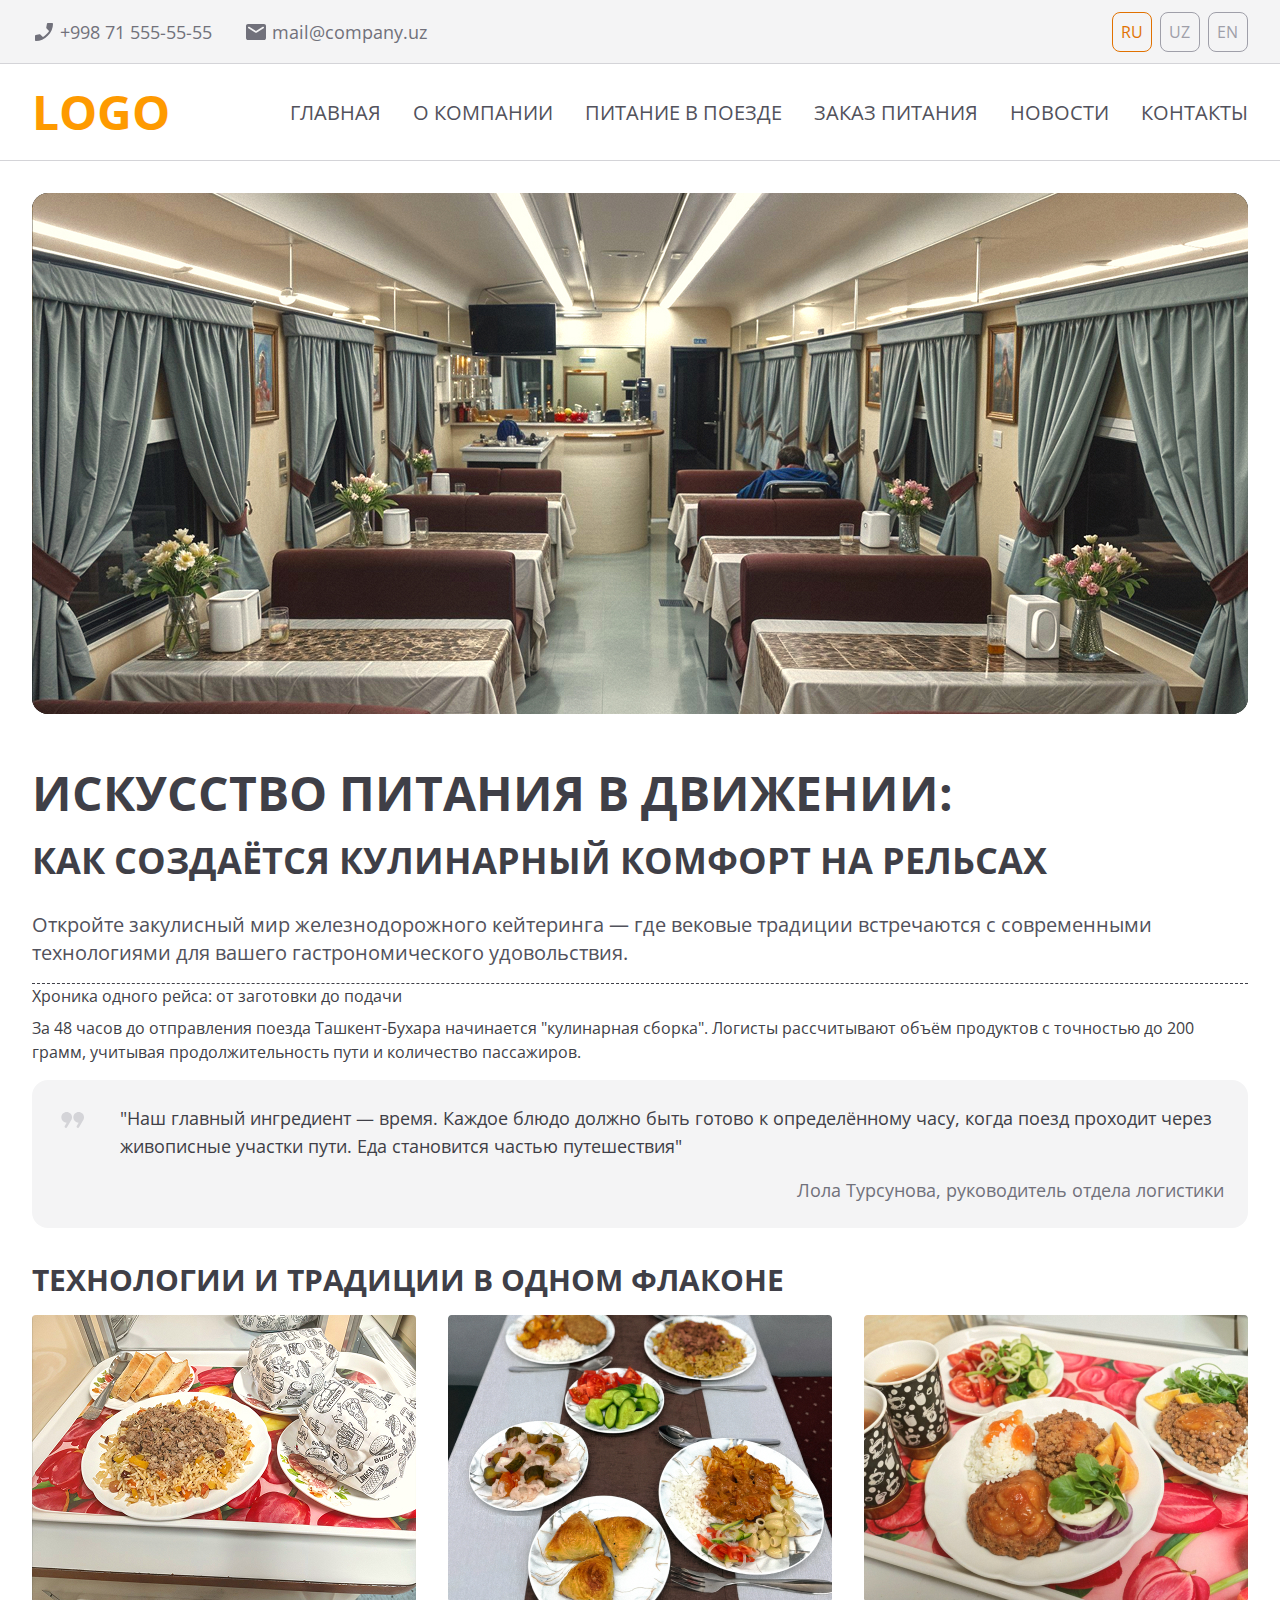
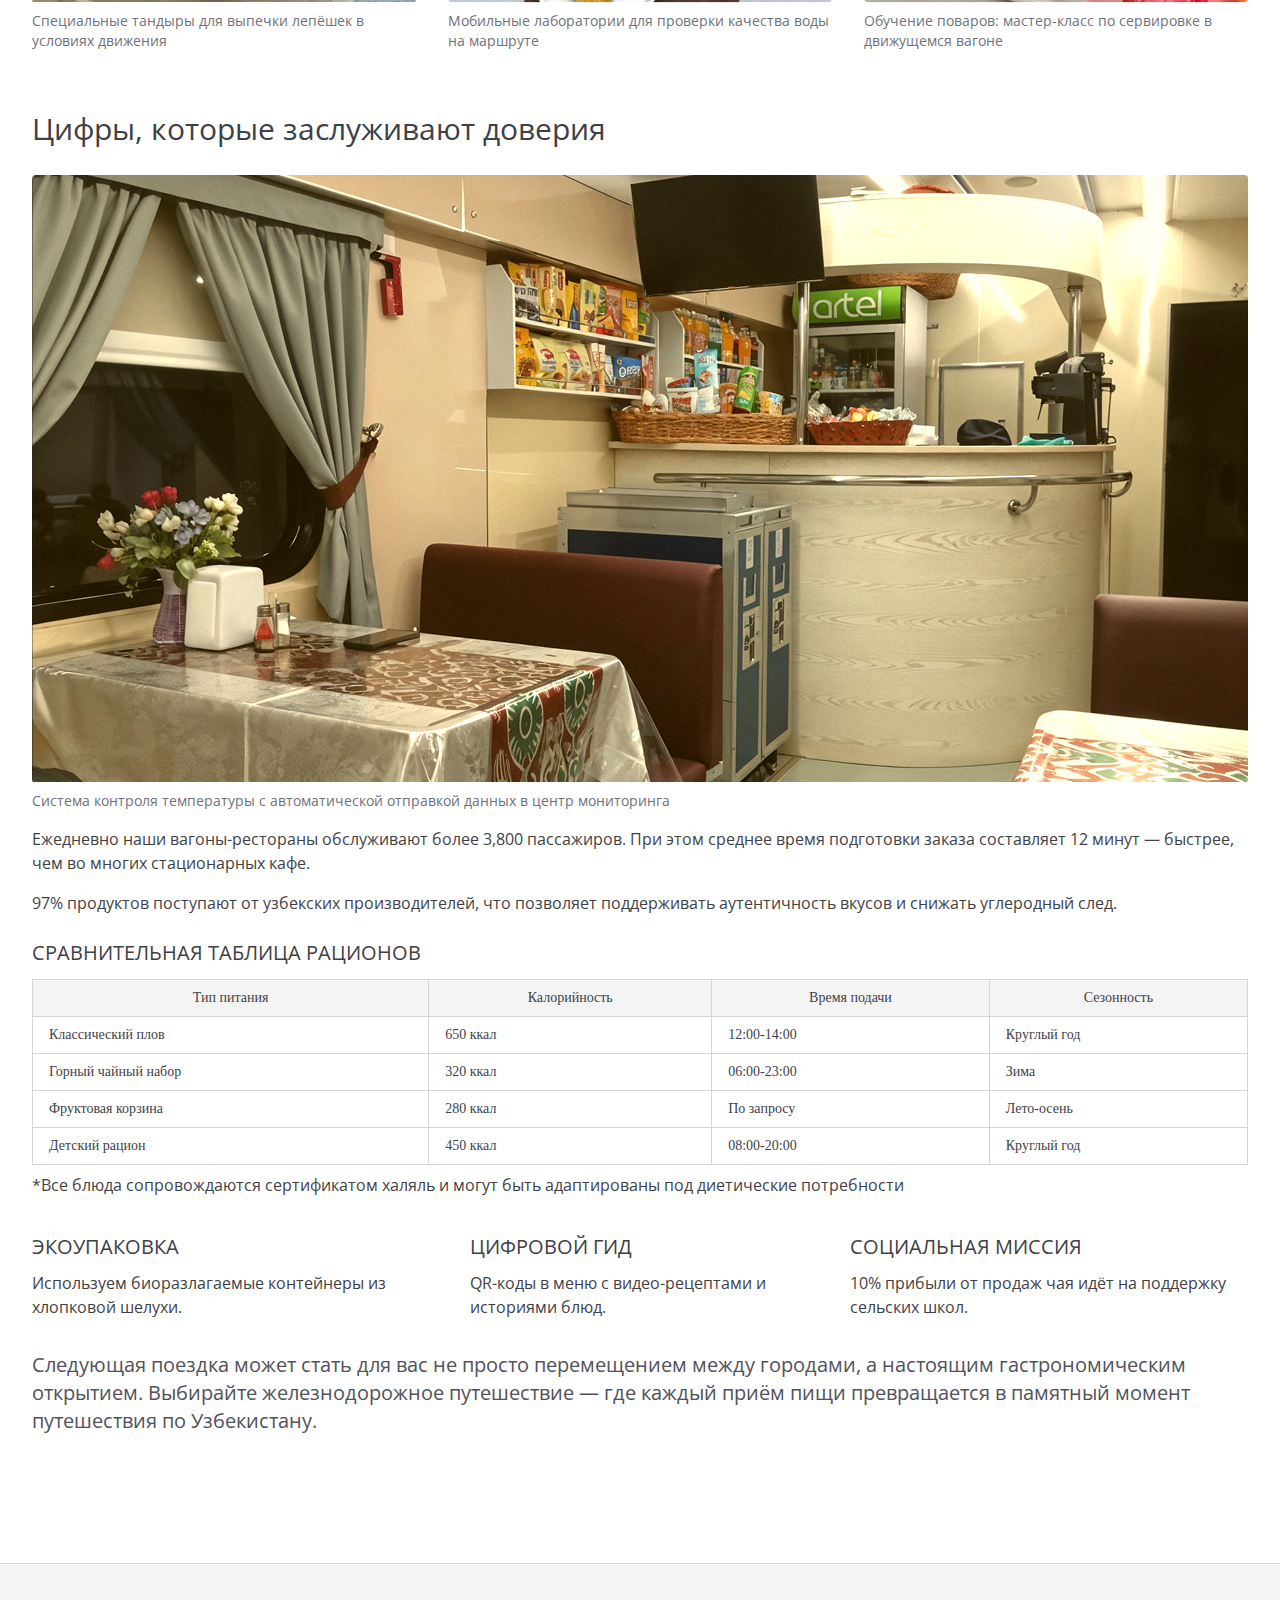
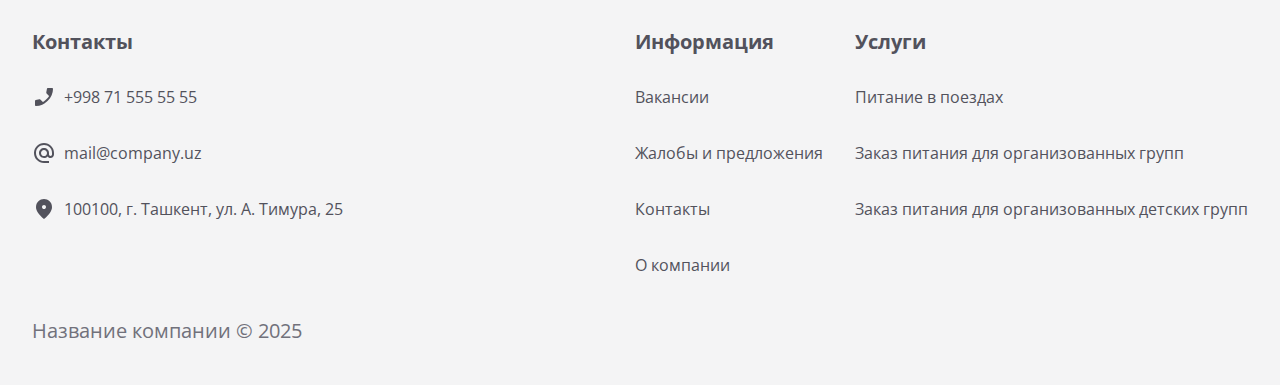
<file: text_page.html>
<!doctype html>
<html lang="ru">
  <head>
    <meta charset="UTF-8" />
    <link rel="icon" type="image/svg+xml" href="/vite.svg" />
    <meta name="viewport" content="width=device-width, initial-scale=1.0" />
    <link rel="preconnect" href="https://fonts.googleapis.com">
    <link rel="preconnect" href="https://fonts.gstatic.com" crossorigin>
    <link href="https://fonts.googleapis.com/css2?family=Open+Sans:ital,wght@0,300..800;1,300..800&family=PT+Mono&display=swap" rel="stylesheet">
    <script src="/public/sprite.svg" type="image/svg+xml"></script>
    <title>Главная</title>
  <script type="module" crossorigin src="./assets/main-BfKwP3S7.js"></script>
  <link rel="stylesheet" crossorigin href="./assets/main-Dy8RlqVM.css">
</head>
  <body>
    <div class="w-full h-16 bg-zinc-100 border-b border-zinc-300 justify-center items-center flex">
    <div class="container px-8 justify-end items-center flex">
      <div class="w-full justify-start items-center gap-8 hidden md:flex">
        <div class="justify-start items-center gap-1 flex">
          <div data-svg-wrapper>
          <svg width="24" height="24" viewBox="0 0 24 24" fill="none" xmlns="http://www.w3.org/2000/svg" class="text-zinc-500 w-6 h-6">
            <use xlink:href="#material-symbols:phone-enabled"></use>
          </svg>
          </div>
          <a href="tel: +998715555555" class="text-zinc-500 text-lg font-normal leading-7 hover:underline">+998 71 555-55-55</a>
        </div>
        <div class="justify-start items-center gap-1 flex">
          <div data-svg-wrapper>
          <svg width="24" height="24" viewBox="0 0 24 24" fill="none" xmlns="http://www.w3.org/2000/svg" class="text-zinc-500 w-6 h-6">
            <use xlink:href="#material-symbols:mail-rounded"></use>
          </svg>
          </div>
          <a href="mailto: mail@company.uz" class="text-zinc-500 text-lg font-normal leading-7 hover:underline">mail@company.uz</a>
        </div>
      </div>
      <div class="justify-start items-center gap-2 flex">
        <button class="button-outline w-10 h-10">
          <div class="">Ru</div>
        </button>
        <button class="button-outline w-10 h-10 !border-zinc-400 !text-zinc-400 hover:!border-zinc-500 hover:!text-zinc-500 active:!border-zinc-600 active:!text-zinc-600">
          <div class="">Uz</div>
        </button>
        <button class="button-outline w-10 h-10 !border-zinc-400 !text-zinc-400 hover:!border-zinc-500 hover:!text-zinc-500 active:!border-zinc-600 active:!text-zinc-600">
          <div class="">En</div>
        </button>
      </div>
    </div>
</div>
    
<div class="lg:min-h-24 bg-white border-b border-zinc-300 flex justify-center items-center gap-2.5 sticky top-0 left-0 z-30 py-6">
    <nav class="container flex self-stretch px-8 justify-start items-center gap-8 flex-wrap">
        <a href="index.html" class="block text-amber-500 text-5xl font-bold uppercase">Logo</a>
        <div class="flex justify-end items-center gap-8 grow shrink w-full flex-[1_1_0] lg:hidden">
            <button id="menu-toggle" class="lg:hidden text-amber-500 text-3xl">&#9776;</button>
        </div>
        <div id="menu-items" class="hidden lg:flex w-full lg:flex-[1_1_0] py-8 lg:py-0 lg:h-5 justify-end items-center gap-8 lg:gap-4 xl:gap-8 flex-col lg:flex-row flex-nowrap">
            
            <a href="index.html" class="text-zinc-600 text-xl lg:text-base xl:text-xl font-normal uppercase leading-tight hover:text-amber-600 active:text-amber-700">Главная</a>
            
            <a href="about.html" class="text-zinc-600 text-xl lg:text-base xl:text-xl font-normal uppercase leading-tight hover:text-amber-600 active:text-amber-700">О компании</a>
            
            <a href="food_on_train.html" class="text-zinc-600 text-xl lg:text-base xl:text-xl font-normal uppercase leading-tight hover:text-amber-600 active:text-amber-700">Питание в поезде</a>
            
            <a href="order_food.html" class="text-zinc-600 text-xl lg:text-base xl:text-xl font-normal uppercase leading-tight hover:text-amber-600 active:text-amber-700">Заказ питания</a>
            
            <a href="news.html" class="text-zinc-600 text-xl lg:text-base xl:text-xl font-normal uppercase leading-tight hover:text-amber-600 active:text-amber-700">Новости</a>
            
            <a href="contacts.html" class="text-zinc-600 text-xl lg:text-base xl:text-xl font-normal uppercase leading-tight hover:text-amber-600 active:text-amber-700">Контакты</a>
            
        </div>
    </nav>
</div>

    <div class="w-full flex flex-col items-center pt-8 pb-28">
        <div class="container-narrow">
            <div class="banner aspect-[21/9]">
                <img src="./media/text_page-banner.jpg" alt="" class="banner-img">
            </div>
            <h1 class="h1">
                Искусство питания в движении:<br />
                <span class="text-zinc-700 text-4xl/[130%] font-bold uppercase">как создаётся кулинарный комфорт на рельсах</span>
            </h1>
            <p class="p-large">
                Откройте закулисный мир железнодорожного кейтеринга — где вековые традиции встречаются с современными технологиями для вашего гастрономического удовольствия.
            </p>
            <hr class="hr">
            <h2 class="grow shrink basis-0">
                Хроника одного рейса: от заготовки до подачи
            </h2>
            <p class="p">
                За 48 часов до отправления поезда Ташкент-Бухара начинается "кулинарная сборка". Логисты рассчитывают объём продуктов с точностью до 200 грамм, учитывая продолжительность пути и количество пассажиров.
            </p>
            <blockquote class="blockquote">
                <svg class="blockquote-icon" width="32" height="33">
                    <use xlink:href="#material-symbols:format-quote-rounded"></use>
                </svg>
                <div class="blockquote-content">
                    <p class="blockquote-text">
                        "Наш главный ингредиент — время. Каждое блюдо должно быть готово к определённому часу, когда поезд проходит через живописные участки пути. Еда становится частью путешествия"
                    </p>
                    <p class="blockquote-author">
                        Лола Турсунова, руководитель отдела логистики
                    </p>
                </div>
            </blockquote>
            <h3 class="h3">
                Технологии и традиции в одном флаконе
            </h3>
            <div class="grid grid-cols-1 gap-8 lg:grid-cols-3">
                <div class="imageblock">
                    <img src="./media/text_page-01.jpg" alt="" class="imageblock-img aspect-[4/3]">
                    <p class="imageblock-caption">Специальные тандыры для выпечки лепёшек в условиях движения</p>
                </div>
                <div class="imageblock">
                    <img src="./media/text_page-02.jpg" alt="" class="imageblock-img aspect-[4/3]">
                    <p class="imageblock-caption">Мобильные лаборатории для проверки качества воды на маршруте</p>
                </div>
                <div class="imageblock">
                    <img src="./media/text_page-03.jpg" alt="" class="imageblock-img aspect-[4/3]">
                    <p class="imageblock-caption">Обучение поваров: мастер-класс по сервировке в движущемся вагоне</p>
                </div>
            </div>
            <h4 class="h4">
                Цифры, которые заслуживают доверия
            </h4>
            <div class="imageblock">
                <img src="./media/text_page-04.jpg" alt="" class="imageblock-img aspect-[2/1]">
                <p class="imageblock-caption">Система контроля температуры с автоматической отправкой данных в центр мониторинга</p>
            </div>
            <p class="p">
                Ежедневно наши вагоны-рестораны обслуживают более 3,800 пассажиров. При этом среднее время подготовки заказа составляет 12 минут — быстрее, чем во многих стационарных кафе.
            </p>
            <p class="p">
                97% продуктов поступают от узбекских производителей, что позволяет поддерживать аутентичность вкусов и снижать углеродный след.
            </p>
            <h5 class="h5">
                Сравнительная таблица рационов
            </h5>
            <table class="table">
                <thead>
                    <tr>
                        <th>Тип питания</th>
                        <th>Калорийность</th>
                        <th>Время подачи</th>
                        <th>Сезонность</th>
                    </tr>
                </thead>
                <tbody>
                    <tr>
                        <td>Классический плов</td>
                        <td>650 ккал</td>
                        <td>12:00-14:00</td>
                        <td>Круглый год</td>
                    </tr>
                    <tr>
                        <td>Горный чайный набор</td>
                        <td>320 ккал</td>
                        <td>06:00-23:00</td>
                        <td>Зима</td>
                    </tr>
                    <tr>
                        <td>Фруктовая корзина</td>
                        <td>280 ккал</td>
                        <td>По запросу</td>
                        <td>Лето-осень</td>
                    </tr>
                    <tr>
                        <td>Детский рацион</td>
                        <td>450 ккал</td>
                        <td>08:00-20:00</td>
                        <td>Круглый год</td>
                    </tr>
                </tbody>
            </table>

            <p class="p">
                *Все блюда сопровождаются сертификатом халяль и могут быть адаптированы под диетические потребности
            </p>
            <div class="justify-start items-start lg:gap-8 flex flex-col lg:flex-row">
                <div class="">
                    <h6 class="h6">
                        Экоупаковка
                    </h6>
                    <p class="p">
                        Используем биоразлагаемые контейнеры из хлопковой шелухи.
                    </p>
                </div>
                <div class="">
                    <h6 class="h6">
                        Цифровой гид
                    </h6>
                    <p class="p">
                        QR-коды в меню с видео-рецептами и историями блюд.
                    </p>
                </div>
                <div class="">
                    <h6 class="h6">
                        Социальная миссия
                    </h6>
                    <p class="p">
                        10% прибыли от продаж чая идёт на поддержку сельских школ.
                    </p>
                </div>
            </div>
            <p class="p-large">
                Следующая поездка может стать для вас не просто перемещением между городами, а настоящим гастрономическим открытием. Выбирайте железнодорожное путешествие — где каждый приём пищи превращается в памятный момент путешествия по Узбекистану.
            </p>
        </div>
    </div>

    <div style="display: none;">
        <svg xmlns="http://www.w3.org/2000/svg">
  <symbol id="material-symbols:menu" viewBox="0 0 24 24" fill="none">
    <path d="M3 18V16H21V18H3ZM3 13V11H21V13H3ZM3 8V6H21V8H3Z" fill="currentColor"></path>
  </symbol>

  <symbol id="material-symbols:menu-rounded" viewBox="0 0 24 24" fill="none">
    <path d="M4 18C3.71667 18 3.47934 17.904 3.288 17.712C3.09667 17.52 3.00067 17.2827 3 17C2.99934 16.7173 3.09534 16.48 3.288 16.288C3.48067 16.096 3.718 16 4 16H20C20.2833 16 20.521 16.096 20.713 16.288C20.905 16.48 21.0007 16.7173 21 17C20.9993 17.2827 20.9033 17.5203 20.712 17.713C20.5207 17.9057 20.2833 18.0013 20 18H4ZM4 13C3.71667 13 3.47934 12.904 3.288 12.712C3.09667 12.52 3.00067 12.2827 3 12C2.99934 11.7173 3.09534 11.48 3.288 11.288C3.48067 11.096 3.718 11 4 11H20C20.2833 11 20.521 11.096 20.713 11.288C20.905 11.48 21.0007 11.7173 21 12C20.9993 12.2827 20.9033 12.5203 20.712 12.713C20.5207 12.9057 20.2833 13.0013 20 13H4ZM4 8C3.71667 8 3.47934 7.904 3.288 7.712C3.09667 7.52 3.00067 7.28267 3 7C2.99934 6.71733 3.09534 6.48 3.288 6.288C3.48067 6.096 3.718 6 4 6H20C20.2833 6 20.521 6.096 20.713 6.288C20.905 6.48 21.0007 6.71733 21 7C20.9993 7.28267 20.9033 7.52033 20.712 7.713C20.5207 7.90567 20.2833 8.00133 20 8H4Z" fill="currentColor"></path>
  </symbol>

  <symbol id="material-symbols:chevron-left" viewBox="0 0 24 24" fill="none">
    <path d="M14 18L8 12L14 6L15.4 7.4L10.8 12L15.4 16.6L14 18Z" fill="currentColor"></path>
  </symbol>

  <symbol id="material-symbols:chevron-left-rounded" viewBox="0 0 24 24" fill="none">
    <path d="M10.8001 12L14.7001 15.9C14.8834 16.0833 14.9751 16.3167 14.9751 16.6C14.9751 16.8833 14.8834 17.1167 14.7001 17.3C14.5167 17.4833 14.2834 17.575 14.0001 17.575C13.7167 17.575 13.4834 17.4833 13.3001 17.3L8.70006 12.7C8.60006 12.6 8.5294 12.4917 8.48806 12.375C8.44673 12.2583 8.42573 12.1333 8.42506 12C8.4244 11.8667 8.4454 11.7417 8.48806 11.625C8.53073 11.5083 8.6014 11.4 8.70006 11.3L13.3001 6.69999C13.4834 6.51665 13.7167 6.42499 14.0001 6.42499C14.2834 6.42499 14.5167 6.51665 14.7001 6.69999C14.8834 6.88332 14.9751 7.11665 14.9751 7.39999C14.9751 7.68332 14.8834 7.91665 14.7001 8.09999L10.8001 12Z" fill="currentColor"></path>
  </symbol>

  <symbol id="material-symbols:chevron-right" viewBox="0 0 24 24" fill="none">
    <path d="M12.6 12L8 7.4L9.4 6L15.4 12L9.4 18L8 16.6L12.6 12Z" fill="currentColor"></path>
  </symbol>

  <symbol id="material-symbols:chevron-right-rounded" viewBox="0 0 24 24" fill="none">
    <path d="M12.6 12L8.70005 8.09999C8.51672 7.91665 8.42505 7.68332 8.42505 7.39999C8.42505 7.11665 8.51672 6.88332 8.70005 6.69999C8.88338 6.51665 9.11671 6.42499 9.40005 6.42499C9.68338 6.42499 9.91672 6.51665 10.1 6.69999L14.7 11.3C14.8 11.4 14.871 11.5083 14.913 11.625C14.955 11.7417 14.9757 11.8667 14.975 12C14.9744 12.1333 14.9537 12.2583 14.913 12.375C14.8724 12.4917 14.8014 12.6 14.7 12.7L10.1 17.3C9.91672 17.4833 9.68338 17.575 9.40005 17.575C9.11671 17.575 8.88338 17.4833 8.70005 17.3C8.51672 17.1167 8.42505 16.8833 8.42505 16.6C8.42505 16.3167 8.51672 16.0833 8.70005 15.9L12.6 12Z" fill="currentColor"></path>
  </symbol>

  <symbol id="material-symbols:arrow-left-alt" viewBox="0 0 24 24" fill="none">
    <path d="M10 18L4 12L10 6L11.4 7.45L7.85 11H20V13H7.85L11.4 16.55L10 18Z" fill="currentColor"></path>
  </symbol>

  <symbol id="material-symbols:arrow-left-alt-rounded" viewBox="0 0 24 24" fill="none">
    <path d="M7.8499 13L10.6999 15.85C10.8999 16.05 10.9959 16.2833 10.9879 16.55C10.9799 16.8166 10.8839 17.05 10.6999 17.25C10.4999 17.45 10.2626 17.5543 9.9879 17.563C9.71324 17.5716 9.47557 17.4756 9.2749 17.275L4.6999 12.7C4.4999 12.5 4.3999 12.2666 4.3999 12C4.3999 11.7333 4.4999 11.5 4.6999 11.3L9.2749 6.72498C9.4749 6.52498 9.71257 6.42931 9.9879 6.43798C10.2632 6.44665 10.5006 6.55065 10.6999 6.74998C10.8832 6.94998 10.9792 7.18331 10.9879 7.44998C10.9966 7.71665 10.9006 7.94998 10.6999 8.14998L7.8499 11H18.9999C19.2832 11 19.5209 11.096 19.7129 11.288C19.9049 11.48 20.0006 11.7173 19.9999 12C19.9992 12.2826 19.9032 12.5203 19.7119 12.713C19.5206 12.9056 19.2832 13.0013 18.9999 13H7.8499Z" fill="currentColor"></path>
  </symbol>

  <symbol id="material-symbols:arrow-right-alt" viewBox="0 0 24 24" fill="none">
    <path d="M14 18L12.6 16.55L16.15 13H4V11H16.15L12.6 7.45L14 6L20 12L14 18Z" fill="currentColor"></path>
  </symbol>

  <symbol id="material-symbols:arrow-right-alt-rounded" viewBox="0 0 24 24" fill="none">
    <path d="M16.15 13H5C4.71667 13 4.47934 12.904 4.288 12.712C4.09667 12.52 4.00067 12.2827 4 12C3.99934 11.7174 4.09534 11.48 4.288 11.288C4.48067 11.096 4.718 11 5 11H16.15L13.3 8.15002C13.1 7.95002 13.004 7.71669 13.012 7.45002C13.02 7.18336 13.116 6.95002 13.3 6.75002C13.5 6.55002 13.7377 6.44602 14.013 6.43802C14.2883 6.43002 14.5257 6.52569 14.725 6.72502L19.3 11.3C19.4 11.4 19.471 11.5084 19.513 11.625C19.555 11.7417 19.5757 11.8667 19.575 12C19.5743 12.1334 19.5537 12.2584 19.513 12.375C19.4723 12.4917 19.4013 12.6 19.3 12.7L14.725 17.275C14.525 17.475 14.2877 17.571 14.013 17.563C13.7383 17.555 13.5007 17.4507 13.3 17.25C13.1167 17.05 13.0207 16.8167 13.012 16.55C13.0033 16.2834 13.0993 16.05 13.3 15.85L16.15 13Z" fill="currentColor"></path>
  </symbol>

  <symbol id="material-symbols:arrow-left" viewBox="0 0 24 24" fill="none">
    <path d="M14 17L9 12L14 7V17Z" fill="currentColor"></path>
  </symbol>

  <symbol id="material-symbols:arrow-left-rounded" viewBox="0 0 24 24" fill="none">
    <path d="M13.15 16.15L9.52505 12.525C9.44171 12.4417 9.38338 12.3583 9.35005 12.275C9.31672 12.1917 9.30005 12.1 9.30005 12C9.30005 11.9 9.31672 11.8083 9.35005 11.725C9.38338 11.6417 9.44171 11.5583 9.52505 11.475L13.15 7.85001C13.2 7.80001 13.2544 7.76268 13.313 7.73801C13.3717 7.71335 13.434 7.70068 13.5 7.70001C13.6334 7.70001 13.75 7.74601 13.85 7.83801C13.95 7.93001 14 8.05068 14 8.20001V15.8C14 15.95 13.95 16.071 13.85 16.163C13.75 16.255 13.6334 16.3007 13.5 16.3C13.4667 16.3 13.35 16.25 13.15 16.15Z" fill="currentColor"></path>
  </symbol>

  <symbol id="material-symbols:arrow-right" viewBox="0 0 24 24" fill="none">
    <path d="M10 17V7L15 12L10 17Z" fill="currentColor"></path>
  </symbol>

  <symbol id="material-symbols:arrow-right-rounded" viewBox="0 0 24 24" fill="none">
    <path d="M10.5 16.3C10.3667 16.3 10.25 16.2543 10.15 16.163C10.05 16.0717 10 15.9507 10 15.8V8.20001C10 8.05001 10.05 7.92935 10.15 7.83801C10.25 7.74668 10.3667 7.70068 10.5 7.70001C10.5333 7.70001 10.65 7.75001 10.85 7.85001L14.475 11.475C14.5583 11.5583 14.6167 11.6417 14.65 11.725C14.6833 11.8083 14.7 11.9 14.7 12C14.7 12.1 14.6833 12.1917 14.65 12.275C14.6167 12.3583 14.5583 12.4417 14.475 12.525L10.85 16.15C10.8 16.2 10.746 16.2377 10.688 16.263C10.63 16.2883 10.5673 16.3007 10.5 16.3Z" fill="currentColor"></path>
  </symbol>

  <symbol id="material-symbols:arrow-downward-alt" viewBox="0 0 24 24" fill="none">
    <path d="M12 18L6 12L7.4 10.6L11 14.2V5H13V14.2L16.6 10.6L18 12L12 18Z" fill="currentColor"></path>
  </symbol>

  <symbol id="material-symbols:arrow-downward-alt-rounded" viewBox="0 0 24 24" fill="none">
    <path d="M11 14.2V6C11 5.71667 11.096 5.47934 11.288 5.288C11.48 5.09667 11.7174 5.00067 12 5C12.2827 4.99934 12.5204 5.09534 12.713 5.288C12.9057 5.48067 13.0014 5.718 13 6V14.2L15.9 11.3C16.0834 11.1167 16.3167 11.025 16.6 11.025C16.8834 11.025 17.1167 11.1167 17.3 11.3C17.4834 11.4833 17.575 11.7167 17.575 12C17.575 12.2833 17.4834 12.5167 17.3 12.7L12.7 17.3C12.5 17.5 12.2667 17.6 12 17.6C11.7334 17.6 11.5 17.5 11.3 17.3L6.70005 12.7C6.51672 12.5167 6.42505 12.2833 6.42505 12C6.42505 11.7167 6.51672 11.4833 6.70005 11.3C6.88338 11.1167 7.11672 11.025 7.40005 11.025C7.68338 11.025 7.91672 11.1167 8.10005 11.3L11 14.2Z" fill="currentColor"></path>
  </symbol>

  <symbol id="material-symbols:arrow-drop-down" viewBox="0 0 24 24" fill="none">
    <path d="M12 15L7 10H17L12 15Z" fill="currentColor"></path>
  </symbol>

  <symbol id="material-symbols:arrow-drop-down-rounded" viewBox="0 0 24 24" fill="none">
    <path d="M11.475 14.475L7.84995 10.85C7.79995 10.8 7.76262 10.746 7.73795 10.688C7.71328 10.63 7.70062 10.5673 7.69995 10.5C7.69995 10.3667 7.74595 10.25 7.83795 10.15C7.92995 10.05 8.05062 10 8.19995 10H15.8C15.95 10 16.071 10.05 16.163 10.15C16.255 10.25 16.3006 10.3667 16.3 10.5C16.3 10.5333 16.25 10.65 16.15 10.85L12.525 14.475C12.4416 14.5583 12.3583 14.6167 12.275 14.65C12.1916 14.6833 12.1 14.7 12 14.7C11.9 14.7 11.8083 14.6833 11.725 14.65C11.6416 14.6167 11.5583 14.5583 11.475 14.475Z" fill="currentColor"></path>
  </symbol>

  <symbol id="material-symbols:keyboard-arrow-down" viewBox="0 0 24 24" fill="none">
    <path d="M12 15.4L6 9.4L7.4 8L12 12.6L16.6 8L18 9.4L12 15.4Z" fill="currentColor"></path>
  </symbol>

  <symbol id="material-symbols:keyboard-arrow-down-rounded" viewBox="0 0 24 24" fill="none">
    <path d="M12 14.975C11.8667 14.975 11.7417 14.9543 11.625 14.913C11.5084 14.8717 11.4 14.8007 11.3 14.7L6.70005 10.1C6.51672 9.91665 6.42505 9.68332 6.42505 9.39999C6.42505 9.11665 6.51672 8.88332 6.70005 8.69999C6.88338 8.51665 7.11672 8.42499 7.40005 8.42499C7.68338 8.42499 7.91672 8.51665 8.10005 8.69999L12 12.6L15.9 8.69999C16.0834 8.51665 16.3167 8.42499 16.6 8.42499C16.8834 8.42499 17.1167 8.51665 17.3 8.69999C17.4834 8.88332 17.575 9.11665 17.575 9.39999C17.575 9.68332 17.4834 9.91665 17.3 10.1L12.7 14.7C12.6 14.8 12.4917 14.871 12.375 14.913C12.2584 14.955 12.1334 14.9757 12 14.975Z" fill="currentColor"></path>
  </symbol>

  <symbol id="material-symbols:arrow-upward-alt" viewBox="0 0 24 24" fill="none">
    <path d="M11 18V8.8L7.4 12.4L6 11L12 5L18 11L16.6 12.4L13 8.8V18H11Z" fill="currentColor"></path>
  </symbol>

  <symbol id="material-symbols:arrow-upward-alt-rounded" viewBox="0 0 24 24" fill="none">
    <path d="M11 8.80002L8.10005 11.7C7.91672 11.8834 7.68338 11.975 7.40005 11.975C7.11672 11.975 6.88338 11.8834 6.70005 11.7C6.51672 11.5167 6.42505 11.2834 6.42505 11C6.42505 10.7167 6.51672 10.4834 6.70005 10.3L11.3 5.70002C11.5 5.50002 11.7334 5.40002 12 5.40002C12.2667 5.40002 12.5 5.50002 12.7 5.70002L17.3 10.3C17.4834 10.4834 17.575 10.7167 17.575 11C17.575 11.2834 17.4834 11.5167 17.3 11.7C17.1167 11.8834 16.8834 11.975 16.6 11.975C16.3167 11.975 16.0834 11.8834 15.9 11.7L13 8.80002V17C13 17.2834 12.904 17.521 12.712 17.713C12.52 17.905 12.2827 18.0007 12 18C11.7174 17.9994 11.48 17.9034 11.288 17.712C11.096 17.5207 11 17.2834 11 17V8.80002Z" fill="currentColor"></path>
  </symbol>

  <symbol id="material-symbols:keyboard-arrow-up" viewBox="0 0 24 24" fill="none">
    <path d="M12 10.8L7.4 15.4L6 14L12 8L18 14L16.6 15.4L12 10.8Z" fill="currentColor"></path>
  </symbol>

  <symbol id="material-symbols:keyboard-arrow-up-rounded" viewBox="0 0 24 24" fill="none">
    <path d="M12 10.8L8.10005 14.7C7.91672 14.8834 7.68338 14.975 7.40005 14.975C7.11672 14.975 6.88338 14.8834 6.70005 14.7C6.51672 14.5167 6.42505 14.2834 6.42505 14C6.42505 13.7167 6.51672 13.4834 6.70005 13.3L11.3 8.70002C11.5 8.50002 11.7334 8.40002 12 8.40002C12.2667 8.40002 12.5 8.50002 12.7 8.70002L17.3 13.3C17.4834 13.4834 17.575 13.7167 17.575 14C17.575 14.2834 17.4834 14.5167 17.3 14.7C17.1167 14.8834 16.8834 14.975 16.6 14.975C16.3167 14.975 16.0834 14.8834 15.9 14.7L12 10.8Z" fill="currentColor"></path>
  </symbol>

  <symbol id="material-symbols:arrow-drop-up" viewBox="0 0 24 24" fill="none">
    <path d="M7 14L12 9L17 14H7Z" fill="currentColor"></path>
  </symbol>

  <symbol id="material-symbols:arrow-drop-up-rounded" viewBox="0 0 24 24" fill="none">
    <path d="M8.19995 14C8.04995 14 7.92928 13.95 7.83795 13.85C7.74662 13.75 7.70062 13.6333 7.69995 13.5C7.69995 13.4667 7.74995 13.35 7.84995 13.15L11.475 9.52499C11.5583 9.44165 11.6416 9.38332 11.725 9.34999C11.8083 9.31665 11.9 9.29999 12 9.29999C12.1 9.29999 12.1916 9.31665 12.275 9.34999C12.3583 9.38332 12.4416 9.44165 12.525 9.52499L16.15 13.15C16.2 13.2 16.2376 13.2543 16.263 13.313C16.2883 13.3717 16.3006 13.434 16.3 13.5C16.3 13.6333 16.2543 13.75 16.163 13.85C16.0716 13.95 15.9506 14 15.8 14H8.19995Z" fill="currentColor"></path>
  </symbol>

  <symbol id="material-symbols:search" viewBox="0 0 24 24" fill="none">
    <path d="M19.6 21L13.3 14.7C12.8 15.1 12.225 15.4167 11.575 15.65C10.925 15.8833 10.2333 16 9.5 16C7.68333 16 6.146 15.3707 4.888 14.112C3.63 12.8533 3.00067 11.316 3 9.5C2.99933 7.684 3.62867 6.14667 4.888 4.888C6.14733 3.62933 7.68467 3 9.5 3C11.3153 3 12.853 3.62933 14.113 4.888C15.373 6.14667 16.002 7.684 16 9.5C16 10.2333 15.8833 10.925 15.65 11.575C15.4167 12.225 15.1 12.8 14.7 13.3L21 19.6L19.6 21ZM9.5 14C10.75 14 11.8127 13.5627 12.688 12.688C13.5633 11.8133 14.0007 10.7507 14 9.5C13.9993 8.24933 13.562 7.187 12.688 6.313C11.814 5.439 10.7513 5.00133 9.5 5C8.24867 4.99867 7.18633 5.43633 6.313 6.313C5.43967 7.18967 5.002 8.252 5 9.5C4.998 10.748 5.43567 11.8107 6.313 12.688C7.19033 13.5653 8.25267 14.0027 9.5 14Z" fill="currentColor"></path>
  </symbol>

  <symbol id="material-symbols:search-rounded" viewBox="0 0 24 24" fill="none">
    <path d="M9.5 16C7.68333 16 6.146 15.3707 4.888 14.112C3.63 12.8533 3.00067 11.316 3 9.5C2.99933 7.684 3.62867 6.14667 4.888 4.888C6.14733 3.62933 7.68467 3 9.5 3C11.3153 3 12.853 3.62933 14.113 4.888C15.373 6.14667 16.002 7.684 16 9.5C16 10.2333 15.8833 10.925 15.65 11.575C15.4167 12.225 15.1 12.8 14.7 13.3L20.3 18.9C20.4833 19.0833 20.575 19.3167 20.575 19.6C20.575 19.8833 20.4833 20.1167 20.3 20.3C20.1167 20.4833 19.8833 20.575 19.6 20.575C19.3167 20.575 19.0833 20.4833 18.9 20.3L13.3 14.7C12.8 15.1 12.225 15.4167 11.575 15.65C10.925 15.8833 10.2333 16 9.5 16ZM9.5 14C10.75 14 11.8127 13.5627 12.688 12.688C13.5633 11.8133 14.0007 10.7507 14 9.5C13.9993 8.24933 13.562 7.187 12.688 6.313C11.814 5.439 10.7513 5.00133 9.5 5C8.24867 4.99867 7.18633 5.43633 6.313 6.313C5.43967 7.18967 5.002 8.252 5 9.5C4.998 10.748 5.43567 11.8107 6.313 12.688C7.19033 13.5653 8.25267 14.0027 9.5 14Z" fill="currentColor"></path>
  </symbol>

  <symbol id="material-symbols:location-on-outline" viewBox="0 0 24 24" fill="none">
    <path d="M12 12C12.55 12 13.021 11.8043 13.413 11.413C13.805 11.0217 14.0007 10.5507 14 10C13.9993 9.44933 13.8037 8.97867 13.413 8.588C13.0223 8.19733 12.5513 8.00133 12 8C11.4487 7.99867 10.978 8.19467 10.588 8.588C10.198 8.98133 10.002 9.452 10 10C9.998 10.548 10.194 11.019 10.588 11.413C10.982 11.807 11.4527 12.0027 12 12ZM12 19.35C14.0333 17.4833 15.5417 15.7877 16.525 14.263C17.5083 12.7383 18 11.384 18 10.2C18 8.38333 17.421 6.896 16.263 5.738C15.105 4.58 13.684 4.00067 12 4C10.316 3.99933 8.89533 4.57867 7.738 5.738C6.58067 6.89733 6.00133 8.38467 6 10.2C6 11.3833 6.49167 12.7377 7.475 14.263C8.45833 15.7883 9.96667 17.484 12 19.35ZM12 22C9.31667 19.7167 7.31267 17.596 5.988 15.638C4.66333 13.68 4.00067 11.8673 4 10.2C4 7.7 4.80433 5.70833 6.413 4.225C8.02167 2.74167 9.884 2 12 2C14.116 2 15.9787 2.74167 17.588 4.225C19.1973 5.70833 20.0013 7.7 20 10.2C20 11.8667 19.3377 13.6793 18.013 15.638C16.6883 17.5967 14.684 19.7173 12 22Z" fill="currentColor"></path>
  </symbol>

  <symbol id="material-symbols:location-on-outline-rounded" viewBox="0 0 24 24" fill="none">
    <path d="M12 19.35C14.0333 17.4833 15.5417 15.7877 16.525 14.263C17.5083 12.7383 18 11.384 18 10.2C18 8.38333 17.421 6.896 16.263 5.738C15.105 4.58 13.684 4.00067 12 4C10.316 3.99933 8.89533 4.57867 7.738 5.738C6.58067 6.89733 6.00133 8.38467 6 10.2C6 11.3833 6.49167 12.7377 7.475 14.263C8.45833 15.7883 9.96667 17.484 12 19.35ZM12 21.325C11.7667 21.325 11.5333 21.2833 11.3 21.2C11.0667 21.1167 10.8583 20.9917 10.675 20.825C9.59167 19.825 8.63333 18.85 7.8 17.9C6.96667 16.95 6.271 16.0293 5.713 15.138C5.155 14.2467 4.73 13.3883 4.438 12.563C4.146 11.7377 4 10.95 4 10.2C4 7.7 4.80433 5.70833 6.413 4.225C8.02167 2.74167 9.884 2 12 2C14.116 2 15.9787 2.74167 17.588 4.225C19.1973 5.70833 20.0013 7.7 20 10.2C20 10.95 19.8543 11.7377 19.563 12.563C19.2717 13.3883 18.8467 14.2467 18.288 15.138C17.7293 16.0293 17.0333 16.95 16.2 17.9C15.3667 18.85 14.4083 19.825 13.325 20.825C13.1417 20.9917 12.9333 21.1167 12.7 21.2C12.4667 21.2833 12.2333 21.325 12 21.325ZM12 12C12.55 12 13.021 11.8043 13.413 11.413C13.805 11.0217 14.0007 10.5507 14 10C13.9993 9.44933 13.8037 8.97867 13.413 8.588C13.0223 8.19733 12.5513 8.00133 12 8C11.4487 7.99867 10.978 8.19467 10.588 8.588C10.198 8.98133 10.002 9.452 10 10C9.998 10.548 10.194 11.019 10.588 11.413C10.982 11.807 11.4527 12.0027 12 12Z" fill="currentColor"></path>
  </symbol>

  <symbol id="material-symbols:location-on-rounded" viewBox="0 0 24 24" fill="none">
    <path d="M12 21.325C11.7667 21.325 11.5333 21.2833 11.3 21.2C11.0667 21.1167 10.8583 20.9917 10.675 20.825C9.59167 19.825 8.63333 18.85 7.8 17.9C6.96667 16.95 6.271 16.0293 5.713 15.138C5.155 14.2467 4.73 13.3883 4.438 12.563C4.146 11.7377 4 10.95 4 10.2C4 7.7 4.80433 5.70833 6.413 4.225C8.02167 2.74167 9.884 2 12 2C14.116 2 15.9787 2.74167 17.588 4.225C19.1973 5.70833 20.0013 7.7 20 10.2C20 10.95 19.8543 11.7377 19.563 12.563C19.2717 13.3883 18.8467 14.2467 18.288 15.138C17.7293 16.0293 17.0333 16.95 16.2 17.9C15.3667 18.85 14.4083 19.825 13.325 20.825C13.1417 20.9917 12.9333 21.1167 12.7 21.2C12.4667 21.2833 12.2333 21.325 12 21.325ZM12 12C12.55 12 13.021 11.8043 13.413 11.413C13.805 11.0217 14.0007 10.5507 14 10C13.9993 9.44933 13.8037 8.97867 13.413 8.588C13.0223 8.19733 12.5513 8.00133 12 8C11.4487 7.99867 10.978 8.19467 10.588 8.588C10.198 8.98133 10.002 9.452 10 10C9.998 10.548 10.194 11.019 10.588 11.413C10.982 11.807 11.4527 12.0027 12 12Z" fill="currentColor"></path>
  </symbol>

  <symbol id="material-symbols:alternate-email" viewBox="0 0 24 24" fill="none">
    <path d="M12 22C10.6167 22 9.31667 21.7373 8.1 21.212C6.88334 20.6867 5.825 19.9743 4.925 19.075C4.025 18.1757 3.31267 17.1173 2.788 15.9C2.26333 14.6827 2.00067 13.3827 2 12C1.99933 10.6173 2.262 9.31733 2.788 8.1C3.314 6.88267 4.02633 5.82433 4.925 4.925C5.82367 4.02567 6.882 3.31333 8.1 2.788C9.318 2.26267 10.618 2 12 2C13.382 2 14.682 2.26267 15.9 2.788C17.118 3.31333 18.1763 4.02567 19.075 4.925C19.9737 5.82433 20.6863 6.88267 21.213 8.1C21.7397 9.31733 22.002 10.6173 22 12V13.45C22 14.4333 21.6627 15.271 20.988 15.963C20.3133 16.655 19.484 17.0007 18.5 17C17.9167 17 17.3667 16.875 16.85 16.625C16.3333 16.375 15.9 16.0167 15.55 15.55C15.0667 16.0333 14.5207 16.396 13.912 16.638C13.3033 16.88 12.666 17.0007 12 17C10.6167 17 9.43767 16.5123 8.463 15.537C7.48834 14.5617 7.00067 13.3827 7 12C6.99933 10.6173 7.487 9.43833 8.463 8.463C9.439 7.48767 10.618 7 12 7C13.382 7 14.5613 7.48767 15.538 8.463C16.5147 9.43833 17.002 10.6173 17 12V13.45C17 13.8833 17.1417 14.25 17.425 14.55C17.7083 14.85 18.0667 15 18.5 15C18.9333 15 19.2917 14.85 19.575 14.55C19.8583 14.25 20 13.8833 20 13.45V12C20 9.76667 19.225 7.875 17.675 6.325C16.125 4.775 14.2333 4 12 4C9.76667 4 7.875 4.775 6.325 6.325C4.775 7.875 4 9.76667 4 12C4 14.2333 4.775 16.125 6.325 17.675C7.875 19.225 9.76667 20 12 20H17V22H12ZM12 15C12.8333 15 13.5417 14.7083 14.125 14.125C14.7083 13.5417 15 12.8333 15 12C15 11.1667 14.7083 10.4583 14.125 9.875C13.5417 9.29167 12.8333 9 12 9C11.1667 9 10.4583 9.29167 9.875 9.875C9.29167 10.4583 9 11.1667 9 12C9 12.8333 9.29167 13.5417 9.875 14.125C10.4583 14.7083 11.1667 15 12 15Z" fill="currentColor"></path>
  </symbol>

  <symbol id="material-symbols:alternate-email-rounded" viewBox="0 0 24 24" fill="none">
    <path d="M12 22C10.6167 22 9.31667 21.7373 8.1 21.212C6.88334 20.6867 5.825 19.9743 4.925 19.075C4.025 18.1757 3.31267 17.1173 2.788 15.9C2.26333 14.6827 2.00067 13.3827 2 12C1.99933 10.6173 2.262 9.31733 2.788 8.1C3.314 6.88267 4.02633 5.82433 4.925 4.925C5.82367 4.02567 6.882 3.31333 8.1 2.788C9.318 2.26267 10.618 2 12 2C13.382 2 14.682 2.26267 15.9 2.788C17.118 3.31333 18.1763 4.02567 19.075 4.925C19.9737 5.82433 20.6863 6.88267 21.213 8.1C21.7397 9.31733 22.002 10.6173 22 12V13.45C22 14.4333 21.6627 15.271 20.988 15.963C20.3133 16.655 19.484 17.0007 18.5 17C17.9167 17 17.3667 16.875 16.85 16.625C16.3333 16.375 15.9 16.0167 15.55 15.55C15.0667 16.0333 14.5207 16.396 13.912 16.638C13.3033 16.88 12.666 17.0007 12 17C10.6167 17 9.43767 16.5123 8.463 15.537C7.48834 14.5617 7.00067 13.3827 7 12C6.99933 10.6173 7.487 9.43833 8.463 8.463C9.439 7.48767 10.618 7 12 7C13.382 7 14.5613 7.48767 15.538 8.463C16.5147 9.43833 17.002 10.6173 17 12V13.45C17 13.8833 17.1417 14.25 17.425 14.55C17.7083 14.85 18.0667 15 18.5 15C18.9333 15 19.2917 14.85 19.575 14.55C19.8583 14.25 20 13.8833 20 13.45V12C20 9.76667 19.225 7.875 17.675 6.325C16.125 4.775 14.2333 4 12 4C9.76667 4 7.875 4.775 6.325 6.325C4.775 7.875 4 9.76667 4 12C4 14.2333 4.775 16.125 6.325 17.675C7.875 19.225 9.76667 20 12 20H16C16.2833 20 16.521 20.096 16.713 20.288C16.905 20.48 17.0007 20.7173 17 21C16.9993 21.2827 16.9033 21.5203 16.712 21.713C16.5207 21.9057 16.2833 22.0013 16 22H12ZM12 15C12.8333 15 13.5417 14.7083 14.125 14.125C14.7083 13.5417 15 12.8333 15 12C15 11.1667 14.7083 10.4583 14.125 9.875C13.5417 9.29167 12.8333 9 12 9C11.1667 9 10.4583 9.29167 9.875 9.875C9.29167 10.4583 9 11.1667 9 12C9 12.8333 9.29167 13.5417 9.875 14.125C10.4583 14.7083 11.1667 15 12 15Z" fill="currentColor"></path>
  </symbol>

  <symbol id="material-symbols:mail-outline" viewBox="0 0 24 24" fill="none">
    <path d="M4 20C3.45 20 2.97933 19.8043 2.588 19.413C2.19667 19.0217 2.00067 18.5507 2 18V6C2 5.45 2.196 4.97933 2.588 4.588C2.98 4.19667 3.45067 4.00067 4 4H20C20.55 4 21.021 4.196 21.413 4.588C21.805 4.98 22.0007 5.45067 22 6V18C22 18.55 21.8043 19.021 21.413 19.413C21.0217 19.805 20.5507 20.0007 20 20H4ZM12 13L4 8V18H20V8L12 13ZM12 11L20 6H4L12 11ZM4 8V6V18V8Z" fill="currentColor"></path>
  </symbol>

  <symbol id="material-symbols:mail-outline-rounded" viewBox="0 0 24 24" fill="none">
    <path d="M4 20C3.45 20 2.97933 19.8043 2.588 19.413C2.19667 19.0217 2.00067 18.5507 2 18V6C2 5.45 2.196 4.97933 2.588 4.588C2.98 4.19667 3.45067 4.00067 4 4H20C20.55 4 21.021 4.196 21.413 4.588C21.805 4.98 22.0007 5.45067 22 6V18C22 18.55 21.8043 19.021 21.413 19.413C21.0217 19.805 20.5507 20.0007 20 20H4ZM20 8L12.525 12.675C12.4417 12.725 12.3543 12.7627 12.263 12.788C12.1717 12.8133 12.084 12.8257 12 12.825C11.916 12.8243 11.8287 12.812 11.738 12.788C11.6473 12.764 11.5597 12.7263 11.475 12.675L4 8V18H20V8ZM12 11L20 6H4L12 11ZM4 8.25V6.775V6.8V6.788V8.25Z" fill="currentColor"></path>
  </symbol>

  <symbol id="material-symbols:mail" viewBox="0 0 24 24" fill="none">
    <path d="M4 20C3.45 20 2.97933 19.8043 2.588 19.413C2.19667 19.0217 2.00067 18.5507 2 18V6C2 5.45 2.196 4.97933 2.588 4.588C2.98 4.19667 3.45067 4.00067 4 4H20C20.55 4 21.021 4.196 21.413 4.588C21.805 4.98 22.0007 5.45067 22 6V18C22 18.55 21.8043 19.021 21.413 19.413C21.0217 19.805 20.5507 20.0007 20 20H4ZM12 13L20 8V6L12 11L4 6V8L12 13Z" fill="currentColor"></path>
  </symbol>

  <symbol id="material-symbols:mail-rounded" viewBox="0 0 24 24" fill="none">
    <path d="M4 20C3.45 20 2.97933 19.8043 2.588 19.413C2.19667 19.0217 2.00067 18.5507 2 18V6C2 5.45 2.196 4.97933 2.588 4.588C2.98 4.19667 3.45067 4.00067 4 4H20C20.55 4 21.021 4.196 21.413 4.588C21.805 4.98 22.0007 5.45067 22 6V18C22 18.55 21.8043 19.021 21.413 19.413C21.0217 19.805 20.5507 20.0007 20 20H4ZM12 12.825C12.0833 12.825 12.171 12.8123 12.263 12.787C12.355 12.7617 12.4423 12.7243 12.525 12.675L19.6 8.25C19.7333 8.16667 19.8333 8.06267 19.9 7.938C19.9667 7.81333 20 7.67567 20 7.525C20 7.19167 19.8583 6.94167 19.575 6.775C19.2917 6.60833 19 6.61667 18.7 6.8L12 11L5.3 6.8C5 6.61667 4.70833 6.61267 4.425 6.788C4.14167 6.96333 4 7.209 4 7.525C4 7.69167 4.03333 7.83767 4.1 7.963C4.16667 8.08833 4.26667 8.184 4.4 8.25L11.475 12.675C11.5583 12.725 11.646 12.7627 11.738 12.788C11.83 12.8133 11.9173 12.8257 12 12.825Z" fill="currentColor"></path>
  </symbol>

  <symbol id="material-symbols:phone-enabled" viewBox="0 0 24 24" fill="none">
    <path d="M4.05 21C3.75 21 3.5 20.9 3.3 20.7C3.1 20.5 3 20.25 3 19.95V15.9C3 15.6833 3.075 15.4877 3.225 15.313C3.375 15.1383 3.56667 15.0173 3.8 14.95L7.25 14.25C7.48333 14.2167 7.721 14.2377 7.963 14.313C8.205 14.3883 8.40067 14.5007 8.55 14.65L10.9 17C11.5333 16.6333 12.1333 16.229 12.7 15.787C13.2667 15.345 13.8083 14.866 14.325 14.35C14.875 13.8167 15.3793 13.2627 15.838 12.688C16.2967 12.1133 16.6923 11.5173 17.025 10.9L14.6 8.45C14.4667 8.31667 14.375 8.15833 14.325 7.975C14.275 7.79167 14.2667 7.56667 14.3 7.3L14.95 3.8C14.9833 3.58333 15.0917 3.396 15.275 3.238C15.4583 3.08 15.6667 3.00067 15.9 3H19.95C20.25 3 20.5 3.1 20.7 3.3C20.9 3.5 21 3.75 21 4.05C21 6.13333 20.546 8.19167 19.638 10.225C18.73 12.2583 17.4423 14.1083 15.775 15.775C14.1077 17.4417 12.2577 18.7293 10.225 19.638C8.19233 20.5467 6.134 21.0007 4.05 21Z" fill="currentColor"></path>
  </symbol>

  <symbol id="material-symbols:phone-enabled-outline" viewBox="0 0 24 24" fill="none">
    <path d="M4.05 21C3.75 21 3.5 20.9 3.3 20.7C3.1 20.5 3 20.25 3 19.95V15.9C3 15.6833 3.075 15.4877 3.225 15.313C3.375 15.1383 3.56667 15.0173 3.8 14.95L7.25 14.25C7.48333 14.2167 7.721 14.2377 7.963 14.313C8.205 14.3883 8.40067 14.5007 8.55 14.65L10.9 17C11.5333 16.6333 12.1333 16.229 12.7 15.787C13.2667 15.345 13.8083 14.866 14.325 14.35C14.875 13.8167 15.3793 13.2627 15.838 12.688C16.2967 12.1133 16.6923 11.5173 17.025 10.9L14.6 8.45C14.4667 8.31667 14.375 8.15833 14.325 7.975C14.275 7.79167 14.2667 7.56667 14.3 7.3L14.95 3.8C14.9833 3.58333 15.0917 3.396 15.275 3.238C15.4583 3.08 15.6667 3.00067 15.9 3H19.95C20.25 3 20.5 3.1 20.7 3.3C20.9 3.5 21 3.75 21 4.05C21 6.13333 20.546 8.19167 19.638 10.225C18.73 12.2583 17.4423 14.1083 15.775 15.775C14.1077 17.4417 12.2577 18.7293 10.225 19.638C8.19233 20.5467 6.134 21.0007 4.05 21ZM17.95 9C18.2333 8.35 18.45 7.69167 18.6 7.025C18.75 6.35833 18.8667 5.68333 18.95 5H16.75L16.3 7.35L17.95 9ZM9 17.9L7.35 16.25L5 16.75V18.95C5.68333 18.9 6.35833 18.7833 7.025 18.6C7.69167 18.4167 8.35 18.1833 9 17.9Z" fill="currentColor"></path>
  </symbol>

  <symbol id="material-symbols:link" viewBox="0 0 24 24" fill="none">
    <path d="M11 17H7C5.61667 17 4.43767 16.5123 3.463 15.537C2.48833 14.5617 2.00067 13.3827 2 12C1.99933 10.6173 2.487 9.43833 3.463 8.463C4.439 7.48767 5.618 7 7 7H11V9H7C6.16667 9 5.45833 9.29167 4.875 9.875C4.29167 10.4583 4 11.1667 4 12C4 12.8333 4.29167 13.5417 4.875 14.125C5.45833 14.7083 6.16667 15 7 15H11V17ZM8 13V11H16V13H8ZM13 17V15H17C17.8333 15 18.5417 14.7083 19.125 14.125C19.7083 13.5417 20 12.8333 20 12C20 11.1667 19.7083 10.4583 19.125 9.875C18.5417 9.29167 17.8333 9 17 9H13V7H17C18.3833 7 19.5627 7.48767 20.538 8.463C21.5133 9.43833 22.0007 10.6173 22 12C21.9993 13.3827 21.5117 14.562 20.537 15.538C19.5623 16.514 18.3833 17.0013 17 17H13Z" fill="currentColor"></path>
  </symbol>

  <symbol id="material-symbols:attach-file" viewBox="0 0 24 24" fill="none">
    <path d="M18 15.75C18 17.4833 17.3917 18.9583 16.175 20.175C14.9583 21.3917 13.4833 22 11.75 22C10.0167 22 8.54167 21.3917 7.325 20.175C6.10833 18.9583 5.5 17.4833 5.5 15.75V6.5C5.5 5.25 5.93767 4.18767 6.813 3.313C7.68833 2.43833 8.75067 2.00067 10 2C11.2493 1.99933 12.312 2.437 13.188 3.313C14.064 4.189 14.5013 5.25133 14.5 6.5V15.25C14.5 16.0167 14.2333 16.6667 13.7 17.2C13.1667 17.7333 12.5167 18 11.75 18C10.9833 18 10.3333 17.7333 9.8 17.2C9.26667 16.6667 9 16.0167 9 15.25V6H11V15.25C11 15.4667 11.071 15.646 11.213 15.788C11.355 15.93 11.534 16.0007 11.75 16C11.966 15.9993 12.1453 15.9283 12.288 15.787C12.4307 15.6457 12.5013 15.4667 12.5 15.25V6.5C12.4833 5.8 12.2377 5.20833 11.763 4.725C11.2883 4.24167 10.7007 4 10 4C9.29933 4 8.70767 4.24167 8.225 4.725C7.74233 5.20833 7.50067 5.8 7.5 6.5V15.75C7.48333 16.9333 7.89167 17.9377 8.725 18.763C9.55833 19.5883 10.5667 20.0007 11.75 20C12.9167 20 13.9083 19.5877 14.725 18.763C15.5417 17.9383 15.9667 16.934 16 15.75V6H18V15.75Z" fill="currentColor"></path>
  </symbol>

  <symbol id="material-symbols:attach-file-rounded" viewBox="0 0 24 24" fill="none">
    <path d="M18 15.75C18 17.4833 17.3917 18.9583 16.175 20.175C14.9583 21.3917 13.4833 22 11.75 22C10.0167 22 8.54167 21.3917 7.325 20.175C6.10833 18.9583 5.5 17.4833 5.5 15.75V6.5C5.5 5.25 5.93767 4.18767 6.813 3.313C7.68833 2.43833 8.75067 2.00067 10 2C11.2493 1.99933 12.312 2.437 13.188 3.313C14.064 4.189 14.5013 5.25133 14.5 6.5V15.25C14.5 16.0167 14.2333 16.6667 13.7 17.2C13.1667 17.7333 12.5167 18 11.75 18C10.9833 18 10.3333 17.7333 9.8 17.2C9.26667 16.6667 9 16.0167 9 15.25V7C9 6.71667 9.096 6.47933 9.288 6.288C9.48 6.09667 9.71733 6.00067 10 6C10.2827 5.99933 10.5203 6.09533 10.713 6.288C10.9057 6.48067 11.0013 6.718 11 7V15.25C11 15.4667 11.071 15.646 11.213 15.788C11.355 15.93 11.534 16.0007 11.75 16C11.966 15.9993 12.1453 15.9283 12.288 15.787C12.4307 15.6457 12.5013 15.4667 12.5 15.25V6.5C12.4833 5.8 12.2377 5.20833 11.763 4.725C11.2883 4.24167 10.7007 4 10 4C9.29933 4 8.70767 4.24167 8.225 4.725C7.74233 5.20833 7.50067 5.8 7.5 6.5V15.75C7.48333 16.9333 7.89167 17.9377 8.725 18.763C9.55833 19.5883 10.5667 20.0007 11.75 20C12.9167 20 13.9083 19.5877 14.725 18.763C15.5417 17.9383 15.9667 16.934 16 15.75V7C16 6.71667 16.096 6.47933 16.288 6.288C16.48 6.09667 16.7173 6.00067 17 6C17.2827 5.99933 17.5203 6.09533 17.713 6.288C17.9057 6.48067 18.0013 6.718 18 7V15.75Z" fill="currentColor"></path>
  </symbol>

  <symbol id="material-symbols:bookmark" viewBox="0 0 24 24" fill="none">
    <path d="M5 21V5C5 4.45 5.196 3.97933 5.588 3.588C5.98 3.19667 6.45067 3.00067 7 3H17C17.55 3 18.021 3.196 18.413 3.588C18.805 3.98 19.0007 4.45067 19 5V21L12 18L5 21Z" fill="currentColor"></path>
  </symbol>

  <symbol id="material-symbols:bookmark-rounded" viewBox="0 0 24 24" fill="none">
    <path d="M12 18L7.8 19.8C7.13333 20.0833 6.5 20.0293 5.9 19.638C5.3 19.2467 5 18.6923 5 17.975V5C5 4.45 5.196 3.97933 5.588 3.588C5.98 3.19667 6.45067 3.00067 7 3H17C17.55 3 18.021 3.196 18.413 3.588C18.805 3.98 19.0007 4.45067 19 5V17.975C19 18.6917 18.7 19.246 18.1 19.638C17.5 20.03 16.8667 20.084 16.2 19.8L12 18Z" fill="currentColor"></path>
  </symbol>

  <symbol id="material-symbols:bookmark-outline" viewBox="0 0 24 24" fill="none">
    <path d="M5 21V5C5 4.45 5.196 3.97933 5.588 3.588C5.98 3.19667 6.45067 3.00067 7 3H17C17.55 3 18.021 3.196 18.413 3.588C18.805 3.98 19.0007 4.45067 19 5V21L12 18L5 21ZM7 17.95L12 15.8L17 17.95V5H7V17.95Z" fill="currentColor"></path>
  </symbol>

  <symbol id="material-symbols:bookmark-outline-rounded" viewBox="0 0 24 24" fill="none">
    <path d="M12 18L7.8 19.8C7.13333 20.0833 6.5 20.0293 5.9 19.638C5.3 19.2467 5 18.6923 5 17.975V5C5 4.45 5.196 3.97933 5.588 3.588C5.98 3.19667 6.45067 3.00067 7 3H17C17.55 3 18.021 3.196 18.413 3.588C18.805 3.98 19.0007 4.45067 19 5V17.975C19 18.6917 18.7 19.246 18.1 19.638C17.5 20.03 16.8667 20.084 16.2 19.8L12 18ZM12 15.8L17 17.95V5H7V17.95L12 15.8ZM12 5H7H17H12Z" fill="currentColor"></path>
  </symbol>

  <symbol id="material-symbols:map" viewBox="0 0 24 24" fill="none">
    <path d="M15 21L9 18.9L4.35 20.7C4.01667 20.8333 3.70833 20.796 3.425 20.588C3.14167 20.38 3 20.1007 3 19.75V5.75C3 5.53333 3.06267 5.34167 3.188 5.175C3.31333 5.00833 3.484 4.88333 3.7 4.8L9 3L15 5.1L19.65 3.3C19.9833 3.16667 20.2917 3.20433 20.575 3.413C20.8583 3.62167 21 3.90067 21 4.25V18.25C21 18.4667 20.9377 18.6583 20.813 18.825C20.6883 18.9917 20.5173 19.1167 20.3 19.2L15 21ZM14 18.55V6.85L10 5.45V17.15L14 18.55Z" fill="currentColor"></path>
  </symbol>

  <symbol id="material-symbols:map-outline" viewBox="0 0 24 24" fill="none">
    <path d="M15 21L9 18.9L4.35 20.7C4.01667 20.8333 3.70833 20.796 3.425 20.588C3.14167 20.38 3 20.1007 3 19.75V5.75C3 5.53333 3.06267 5.34167 3.188 5.175C3.31333 5.00833 3.484 4.88333 3.7 4.8L9 3L15 5.1L19.65 3.3C19.9833 3.16667 20.2917 3.20433 20.575 3.413C20.8583 3.62167 21 3.90067 21 4.25V18.25C21 18.4667 20.9377 18.6583 20.813 18.825C20.6883 18.9917 20.5173 19.1167 20.3 19.2L15 21ZM14 18.55V6.85L10 5.45V17.15L14 18.55ZM16 18.55L19 17.55V5.7L16 6.85V18.55ZM5 18.3L8 17.15V5.45L5 6.45V18.3Z" fill="currentColor"></path>
  </symbol>

  <symbol id="material-symbols:map-outline-rounded" viewBox="0 0 24 24" fill="none">
    <path d="M14.35 20.775L9 18.9L4.35 20.7C4.18333 20.7667 4.02067 20.7877 3.862 20.763C3.70333 20.7383 3.55767 20.684 3.425 20.6C3.29233 20.516 3.18833 20.4037 3.113 20.263C3.03767 20.1223 3 19.9597 3 19.775V5.75C3 5.53333 3.06267 5.34167 3.188 5.175C3.31333 5.00833 3.484 4.88333 3.7 4.8L8.35 3.225C8.45 3.19167 8.55433 3.16667 8.663 3.15C8.77167 3.13333 8.884 3.125 9 3.125C9.116 3.125 9.22867 3.13333 9.338 3.15C9.44733 3.16667 9.55133 3.19167 9.65 3.225L15 5.1L19.65 3.3C19.8167 3.23333 19.9793 3.21267 20.138 3.238C20.2967 3.26333 20.4423 3.31733 20.575 3.4C20.7077 3.48267 20.812 3.59533 20.888 3.738C20.964 3.88067 21.0013 4.043 21 4.225V18.25C21 18.4667 20.9377 18.6583 20.813 18.825C20.6883 18.9917 20.5173 19.1167 20.3 19.2L15.65 20.775C15.55 20.8083 15.446 20.8333 15.338 20.85C15.23 20.8667 15.1173 20.875 15 20.875C14.8827 20.875 14.7703 20.8667 14.663 20.85C14.5557 20.8333 14.4513 20.8083 14.35 20.775ZM14 18.55V6.85L10 5.45V17.15L14 18.55ZM16 18.55L19 17.55V5.7L16 6.85V18.55ZM5 18.3L8 17.15V5.45L5 6.45V18.3Z" fill="currentColor"></path>
  </symbol>

  <symbol id="material-symbols:map-rounded" viewBox="0 0 24 24" fill="none">
    <path d="M14.35 20.775L9 18.9L4.35 20.7C4.18333 20.7667 4.02067 20.7877 3.862 20.763C3.70333 20.7383 3.55767 20.684 3.425 20.6C3.29233 20.516 3.18833 20.4037 3.113 20.263C3.03767 20.1223 3 19.9597 3 19.775V5.75C3 5.53333 3.06267 5.34167 3.188 5.175C3.31333 5.00833 3.484 4.88333 3.7 4.8L8.35 3.225C8.45 3.19167 8.55433 3.16667 8.663 3.15C8.77167 3.13333 8.884 3.125 9 3.125C9.116 3.125 9.22867 3.13333 9.338 3.15C9.44733 3.16667 9.55133 3.19167 9.65 3.225L15 5.1L19.65 3.3C19.8167 3.23333 19.9793 3.21267 20.138 3.238C20.2967 3.26333 20.4423 3.31733 20.575 3.4C20.7077 3.48267 20.812 3.59533 20.888 3.738C20.964 3.88067 21.0013 4.043 21 4.225V18.25C21 18.4667 20.9377 18.6583 20.813 18.825C20.6883 18.9917 20.5173 19.1167 20.3 19.2L15.65 20.775C15.55 20.8083 15.446 20.8333 15.338 20.85C15.23 20.8667 15.1173 20.875 15 20.875C14.8827 20.875 14.7703 20.8667 14.663 20.85C14.5557 20.8333 14.4513 20.8083 14.35 20.775ZM14 18.55V6.85L10 5.45V17.15L14 18.55Z" fill="currentColor"></path>
  </symbol>

  <symbol id="material-symbols:person" viewBox="0 0 24 24" fill="none">
    <path d="M12 12C10.9 12 9.95833 11.6083 9.175 10.825C8.39167 10.0417 8 9.1 8 8C8 6.9 8.39167 5.95833 9.175 5.175C9.95833 4.39167 10.9 4 12 4C13.1 4 14.0417 4.39167 14.825 5.175C15.6083 5.95833 16 6.9 16 8C16 9.1 15.6083 10.0417 14.825 10.825C14.0417 11.6083 13.1 12 12 12ZM4 20V17.2C4 16.6333 4.146 16.1127 4.438 15.638C4.73 15.1633 5.11733 14.8007 5.6 14.55C6.63333 14.0333 7.68333 13.646 8.75 13.388C9.81667 13.13 10.9 13.0007 12 13C13.1 12.9993 14.1833 13.1287 15.25 13.388C16.3167 13.6473 17.3667 14.0347 18.4 14.55C18.8833 14.8 19.271 15.1627 19.563 15.638C19.855 16.1133 20.0007 16.634 20 17.2V20H4Z" fill="currentColor"></path>
  </symbol>

  <symbol id="material-symbols:person-rounded" viewBox="0 0 24 24" fill="none">
    <path d="M12 12C10.9 12 9.95833 11.6083 9.175 10.825C8.39167 10.0417 8 9.1 8 8C8 6.9 8.39167 5.95833 9.175 5.175C9.95833 4.39167 10.9 4 12 4C13.1 4 14.0417 4.39167 14.825 5.175C15.6083 5.95833 16 6.9 16 8C16 9.1 15.6083 10.0417 14.825 10.825C14.0417 11.6083 13.1 12 12 12ZM4 18V17.2C4 16.6333 4.146 16.1127 4.438 15.638C4.73 15.1633 5.11733 14.8007 5.6 14.55C6.63333 14.0333 7.68333 13.646 8.75 13.388C9.81667 13.13 10.9 13.0007 12 13C13.1 12.9993 14.1833 13.1287 15.25 13.388C16.3167 13.6473 17.3667 14.0347 18.4 14.55C18.8833 14.8 19.271 15.1627 19.563 15.638C19.855 16.1133 20.0007 16.634 20 17.2V18C20 18.55 19.8043 19.021 19.413 19.413C19.0217 19.805 18.5507 20.0007 18 20H6C5.45 20 4.97933 19.8043 4.588 19.413C4.19667 19.0217 4.00067 18.5507 4 18Z" fill="currentColor"></path>
  </symbol>

  <symbol id="material-symbols:person-outline" viewBox="0 0 24 24" fill="none">
    <path d="M12 12C10.9 12 9.95833 11.6083 9.175 10.825C8.39167 10.0417 8 9.1 8 8C8 6.9 8.39167 5.95833 9.175 5.175C9.95833 4.39167 10.9 4 12 4C13.1 4 14.0417 4.39167 14.825 5.175C15.6083 5.95833 16 6.9 16 8C16 9.1 15.6083 10.0417 14.825 10.825C14.0417 11.6083 13.1 12 12 12ZM4 20V17.2C4 16.6333 4.146 16.1127 4.438 15.638C4.73 15.1633 5.11733 14.8007 5.6 14.55C6.63333 14.0333 7.68333 13.646 8.75 13.388C9.81667 13.13 10.9 13.0007 12 13C13.1 12.9993 14.1833 13.1287 15.25 13.388C16.3167 13.6473 17.3667 14.0347 18.4 14.55C18.8833 14.8 19.271 15.1627 19.563 15.638C19.855 16.1133 20.0007 16.634 20 17.2V20H4ZM6 18H18V17.2C18 17.0167 17.9543 16.85 17.863 16.7C17.7717 16.55 17.6507 16.4333 17.5 16.35C16.6 15.9 15.6917 15.5627 14.775 15.338C13.8583 15.1133 12.9333 15.0007 12 15C11.0667 14.9993 10.1417 15.112 9.225 15.338C8.30833 15.564 7.4 15.9013 6.5 16.35C6.35 16.4333 6.229 16.55 6.137 16.7C6.045 16.85 5.99933 17.0167 6 17.2V18ZM12 10C12.55 10 13.021 9.80433 13.413 9.413C13.805 9.02167 14.0007 8.55067 14 8C13.9993 7.44933 13.8037 6.97867 13.413 6.588C13.0223 6.19733 12.5513 6.00133 12 6C11.4487 5.99867 10.978 6.19467 10.588 6.588C10.198 6.98133 10.002 7.452 10 8C9.998 8.548 10.194 9.019 10.588 9.413C10.982 9.807 11.4527 10.0027 12 10Z" fill="currentColor"></path>
  </symbol>

  <symbol id="material-symbols:person-outline-rounded" viewBox="0 0 24 24" fill="none">
    <path d="M12 12C10.9 12 9.95833 11.6083 9.175 10.825C8.39167 10.0417 8 9.1 8 8C8 6.9 8.39167 5.95833 9.175 5.175C9.95833 4.39167 10.9 4 12 4C13.1 4 14.0417 4.39167 14.825 5.175C15.6083 5.95833 16 6.9 16 8C16 9.1 15.6083 10.0417 14.825 10.825C14.0417 11.6083 13.1 12 12 12ZM4 18V17.2C4 16.6333 4.146 16.1127 4.438 15.638C4.73 15.1633 5.11733 14.8007 5.6 14.55C6.63333 14.0333 7.68333 13.646 8.75 13.388C9.81667 13.13 10.9 13.0007 12 13C13.1 12.9993 14.1833 13.1287 15.25 13.388C16.3167 13.6473 17.3667 14.0347 18.4 14.55C18.8833 14.8 19.271 15.1627 19.563 15.638C19.855 16.1133 20.0007 16.634 20 17.2V18C20 18.55 19.8043 19.021 19.413 19.413C19.0217 19.805 18.5507 20.0007 18 20H6C5.45 20 4.97933 19.8043 4.588 19.413C4.19667 19.0217 4.00067 18.5507 4 18ZM6 18H18V17.2C18 17.0167 17.9543 16.85 17.863 16.7C17.7717 16.55 17.6507 16.4333 17.5 16.35C16.6 15.9 15.6917 15.5627 14.775 15.338C13.8583 15.1133 12.9333 15.0007 12 15C11.0667 14.9993 10.1417 15.112 9.225 15.338C8.30833 15.564 7.4 15.9013 6.5 16.35C6.35 16.4333 6.229 16.55 6.137 16.7C6.045 16.85 5.99933 17.0167 6 17.2V18ZM12 10C12.55 10 13.021 9.80433 13.413 9.413C13.805 9.02167 14.0007 8.55067 14 8C13.9993 7.44933 13.8037 6.97867 13.413 6.588C13.0223 6.19733 12.5513 6.00133 12 6C11.4487 5.99867 10.978 6.19467 10.588 6.588C10.198 6.98133 10.002 7.452 10 8C9.998 8.548 10.194 9.019 10.588 9.413C10.982 9.807 11.4527 10.0027 12 10Z" fill="currentColor"></path>
  </symbol>

  <symbol id="material-symbols:send" viewBox="0 0 24 24" fill="none">
    <path d="M3 20V14L11 12L3 10V4L22 12L3 20Z" fill="currentColor"></path>
  </symbol>

  <symbol id="material-symbols:send-rounded" viewBox="0 0 24 24" fill="none">
    <path d="M4.4 19.425C4.06667 19.5583 3.75 19.529 3.45 19.337C3.15 19.145 3 18.866 3 18.5V14L11 12L3 10V5.50001C3 5.13335 3.15 4.85435 3.45 4.66301C3.75 4.47168 4.06667 4.44235 4.4 4.57501L19.8 11.075C20.2167 11.2583 20.425 11.5667 20.425 12C20.425 12.4333 20.2167 12.7417 19.8 12.925L4.4 19.425Z" fill="currentColor"></path>
  </symbol>

  <symbol id="material-symbols:send-outline" viewBox="0 0 24 24" fill="none">
    <path d="M3 20V4L22 12L3 20ZM5 17L16.85 12L5 7V10.5L11 12L5 13.5V17Z" fill="currentColor"></path>
  </symbol>

  <symbol id="material-symbols:send-outline-rounded" viewBox="0 0 24 24" fill="none">
    <path d="M19.8 12.925L4.4 19.425C4.06667 19.5583 3.75 19.529 3.45 19.337C3.15 19.145 3 18.866 3 18.5V5.50001C3 5.13335 3.15 4.85435 3.45 4.66301C3.75 4.47168 4.06667 4.44235 4.4 4.57501L19.8 11.075C20.2167 11.2583 20.425 11.5667 20.425 12C20.425 12.4333 20.2167 12.7417 19.8 12.925ZM5 17L16.85 12L5 7.00001V10.5L11 12L5 13.5V17Z" fill="currentColor"></path>
  </symbol>

  <symbol id="material-symbols:language" viewBox="0 0 24 24" fill="none">
    <path d="M12 22C10.6333 22 9.34167 21.7373 8.125 21.212C6.90833 20.6867 5.846 19.97 4.938 19.062C4.03 18.154 3.31333 17.0917 2.788 15.875C2.26267 14.6583 2 13.3667 2 12C2 10.6167 2.26267 9.321 2.788 8.113C3.31333 6.905 4.03 5.84667 4.938 4.938C5.846 4.02933 6.90833 3.31267 8.125 2.788C9.34167 2.26333 10.6333 2.00067 12 2C13.3833 2 14.6793 2.26267 15.888 2.788C17.0967 3.31333 18.1547 4.03 19.062 4.938C19.9693 5.846 20.686 6.90433 21.212 8.113C21.738 9.32167 22.0007 10.6173 22 12C22 13.3667 21.7373 14.6583 21.212 15.875C20.6867 17.0917 19.97 18.1543 19.062 19.063C18.154 19.9717 17.0957 20.6883 15.887 21.213C14.6783 21.7377 13.3827 22 12 22ZM12 19.95C12.4333 19.35 12.8083 18.725 13.125 18.075C13.4417 17.425 13.7 16.7333 13.9 16H10.1C10.3 16.7333 10.5583 17.425 10.875 18.075C11.1917 18.725 11.5667 19.35 12 19.95ZM9.4 19.55C9.1 19 8.83767 18.429 8.613 17.837C8.38833 17.245 8.20067 16.6327 8.05 16H5.1C5.58333 16.8333 6.18767 17.5583 6.913 18.175C7.63833 18.7917 8.46733 19.25 9.4 19.55ZM14.6 19.55C15.5333 19.25 16.3627 18.7917 17.088 18.175C17.8133 17.5583 18.4173 16.8333 18.9 16H15.95C15.8 16.6333 15.6127 17.246 15.388 17.838C15.1633 18.43 14.9007 19.0007 14.6 19.55ZM4.25 14H7.65C7.6 13.6667 7.56267 13.3377 7.538 13.013C7.51333 12.6883 7.50067 12.3507 7.5 12C7.49933 11.6493 7.512 11.312 7.538 10.988C7.564 10.664 7.60133 10.3347 7.65 10H4.25C4.16667 10.3333 4.10433 10.6627 4.063 10.988C4.02167 11.3133 4.00067 11.6507 4 12C3.99933 12.3493 4.02033 12.687 4.063 13.013C4.10567 13.339 4.168 13.668 4.25 14ZM9.65 14H14.35C14.4 13.6667 14.4377 13.3377 14.463 13.013C14.4883 12.6883 14.5007 12.3507 14.5 12C14.4993 11.6493 14.4867 11.312 14.462 10.988C14.4373 10.664 14.4 10.3347 14.35 10H9.65C9.6 10.3333 9.56267 10.6627 9.538 10.988C9.51333 11.3133 9.50067 11.6507 9.5 12C9.49933 12.3493 9.512 12.687 9.538 13.013C9.564 13.339 9.60133 13.668 9.65 14ZM16.35 14H19.75C19.8333 13.6667 19.896 13.3377 19.938 13.013C19.98 12.6883 20.0007 12.3507 20 12C19.9993 11.6493 19.9787 11.312 19.938 10.988C19.8973 10.664 19.8347 10.3347 19.75 10H16.35C16.4 10.3333 16.4377 10.6627 16.463 10.988C16.4883 11.3133 16.5007 11.6507 16.5 12C16.4993 12.3493 16.4867 12.687 16.462 13.013C16.4373 13.339 16.4 13.668 16.35 14ZM15.95 8H18.9C18.4167 7.16667 17.8127 6.44167 17.088 5.825C16.3633 5.20833 15.534 4.75 14.6 4.45C14.9 5 15.1627 5.571 15.388 6.163C15.6133 6.755 15.8007 7.36733 15.95 8ZM10.1 8H13.9C13.7 7.26667 13.4417 6.575 13.125 5.925C12.8083 5.275 12.4333 4.65 12 4.05C11.5667 4.65 11.1917 5.275 10.875 5.925C10.5583 6.575 10.3 7.26667 10.1 8ZM5.1 8H8.05C8.2 7.36667 8.38767 6.754 8.613 6.162C8.83833 5.57 9.10067 4.99933 9.4 4.45C8.46667 4.75 7.63733 5.20833 6.912 5.825C6.18667 6.44167 5.58267 7.16667 5.1 8Z" fill="currentColor"></path>
  </symbol>

  <symbol id="material-symbols:translate" viewBox="0 0 24 24" fill="none">
    <path d="M11.9 22L16.45 10H18.55L23.1 22H21L19.925 18.95H15.075L14 22H11.9ZM4 19L2.6 17.6L7.65 12.55C7.06667 11.9667 6.53733 11.3 6.062 10.55C5.58667 9.8 5.14933 8.95 4.75 8H6.85C7.18333 8.65 7.51667 9.21667 7.85 9.7C8.18333 10.1833 8.58333 10.6667 9.05 11.15C9.6 10.6 10.171 9.829 10.763 8.837C11.355 7.845 11.8007 6.89933 12.1 6H1V4H8V2H10V4H17V6H14.1C13.75 7.2 13.225 8.43333 12.525 9.7C11.825 10.9667 11.1333 11.9333 10.45 12.6L12.85 15.05L12.1 17.1L9.05 13.975L4 19ZM15.7 17.2H19.3L17.5 12.1L15.7 17.2Z" fill="currentColor"></path>
  </symbol>

  <symbol id="material-symbols:translate-rounded" viewBox="0 0 24 24" fill="none">
    <path d="M15.075 18.95L14.225 21.375C14.1583 21.5583 14.0417 21.7083 13.875 21.825C13.7083 21.9417 13.525 22 13.325 22C12.9917 22 12.721 21.8623 12.513 21.587C12.305 21.3117 12.2673 21.0077 12.4 20.675L16.2 10.625C16.2833 10.4417 16.4083 10.2917 16.575 10.175C16.7417 10.0583 16.925 10 17.125 10H17.875C18.075 10 18.2583 10.0583 18.425 10.175C18.5917 10.2917 18.7167 10.4417 18.8 10.625L22.6 20.7C22.7333 21.0167 22.7 21.3127 22.5 21.588C22.3 21.8633 22.0333 22.0007 21.7 22C21.4833 22 21.296 21.9417 21.138 21.825C20.98 21.7083 20.859 21.55 20.775 21.35L19.925 18.95H15.075ZM9.05 13.975L4.7 18.3C4.51667 18.4833 4.28767 18.5793 4.013 18.588C3.73834 18.5967 3.50067 18.5007 3.3 18.3C3.11667 18.1167 3.025 17.8833 3.025 17.6C3.025 17.3167 3.11667 17.0833 3.3 16.9L7.65 12.55C7.06667 11.9667 6.53734 11.3 6.062 10.55C5.58667 9.8 5.14934 8.95 4.75 8H6.85C7.18334 8.65 7.51667 9.21667 7.85 9.7C8.18334 10.1833 8.58334 10.6667 9.05 11.15C9.6 10.6 10.171 9.829 10.763 8.837C11.355 7.845 11.8007 6.89934 12.1 6H2C1.71667 6 1.47934 5.904 1.288 5.712C1.09667 5.52 1.00067 5.28267 1 5C0.999337 4.71734 1.09534 4.48 1.288 4.288C1.48067 4.096 1.718 4 2 4H8V3C8 2.71667 8.096 2.47934 8.288 2.288C8.48 2.09667 8.71734 2.00067 9 2C9.28267 1.99934 9.52034 2.09534 9.713 2.288C9.90567 2.48067 10.0013 2.718 10 3V4H16C16.2833 4 16.521 4.096 16.713 4.288C16.905 4.48 17.0007 4.71734 17 5C16.9993 5.28267 16.9033 5.52034 16.712 5.713C16.5207 5.90567 16.2833 6.00134 16 6H14.1C13.75 7.2 13.225 8.43334 12.525 9.7C11.825 10.9667 11.1333 11.9333 10.45 12.6L12.85 15.05L12.1 17.1L9.05 13.975ZM15.7 17.2H19.3L17.5 12.1L15.7 17.2Z" fill="currentColor"></path>
  </symbol>

  <symbol id="material-symbols:format-quote" viewBox="0 0 24 24" fill="none">
    <path d="M5.7 18L8 14C6.9 14 5.95833 13.6083 5.175 12.825C4.39167 12.0417 4 11.1 4 10C4 8.9 4.39167 7.95833 5.175 7.175C5.95833 6.39167 6.9 6 8 6C9.1 6 10.0417 6.39167 10.825 7.175C11.6083 7.95833 12 8.9 12 10C12 10.3833 11.9543 10.7377 11.863 11.063C11.7717 11.3883 11.634 11.7007 11.45 12L8 18H5.7ZM14.7 18L17 14C15.9 14 14.9583 13.6083 14.175 12.825C13.3917 12.0417 13 11.1 13 10C13 8.9 13.3917 7.95833 14.175 7.175C14.9583 6.39167 15.9 6 17 6C18.1 6 19.0417 6.39167 19.825 7.175C20.6083 7.95833 21 8.9 21 10C21 10.3833 20.9543 10.7377 20.863 11.063C20.7717 11.3883 20.634 11.7007 20.45 12L17 18H14.7Z" fill="currentColor"></path>
  </symbol>

  <symbol id="material-symbols:format-quote-rounded" viewBox="0 0 24 24" fill="none">
    <path d="M6.55 16.5L8 14C6.9 14 5.95833 13.6083 5.175 12.825C4.39167 12.0417 4 11.1 4 10C4 8.9 4.39167 7.95833 5.175 7.175C5.95833 6.39167 6.9 6 8 6C9.1 6 10.0417 6.39167 10.825 7.175C11.6083 7.95833 12 8.9 12 10C12 10.3833 11.9543 10.7377 11.863 11.063C11.7717 11.3883 11.634 11.7007 11.45 12L8.275 17.5C8.19167 17.65 8.075 17.771 7.925 17.863C7.775 17.955 7.60833 18.0007 7.425 18C7.04167 18 6.75433 17.8333 6.563 17.5C6.37167 17.1667 6.36733 16.8333 6.55 16.5ZM15.55 16.5L17 14C15.9 14 14.9583 13.6083 14.175 12.825C13.3917 12.0417 13 11.1 13 10C13 8.9 13.3917 7.95833 14.175 7.175C14.9583 6.39167 15.9 6 17 6C18.1 6 19.0417 6.39167 19.825 7.175C20.6083 7.95833 21 8.9 21 10C21 10.3833 20.9543 10.7377 20.863 11.063C20.7717 11.3883 20.634 11.7007 20.45 12L17.275 17.5C17.1917 17.65 17.075 17.771 16.925 17.863C16.775 17.955 16.6083 18.0007 16.425 18C16.0417 18 15.7543 17.8333 15.563 17.5C15.3717 17.1667 15.3673 16.8333 15.55 16.5Z" fill="currentColor"></path>
  </symbol>

  <symbol id="material-symbols:format-quote-outline" viewBox="0 0 24 24" fill="none">
    <path d="M5.7 18L8 14C6.9 14 5.95833 13.6083 5.175 12.825C4.39167 12.0417 4 11.1 4 10C4 8.9 4.39167 7.95833 5.175 7.175C5.95833 6.39167 6.9 6 8 6C9.1 6 10.0417 6.39167 10.825 7.175C11.6083 7.95833 12 8.9 12 10C12 10.3833 11.9543 10.7377 11.863 11.063C11.7717 11.3883 11.634 11.7007 11.45 12L8 18H5.7ZM14.7 18L17 14C15.9 14 14.9583 13.6083 14.175 12.825C13.3917 12.0417 13 11.1 13 10C13 8.9 13.3917 7.95833 14.175 7.175C14.9583 6.39167 15.9 6 17 6C18.1 6 19.0417 6.39167 19.825 7.175C20.6083 7.95833 21 8.9 21 10C21 10.3833 20.9543 10.7377 20.863 11.063C20.7717 11.3883 20.634 11.7007 20.45 12L17 18H14.7ZM8 11.5C8.41667 11.5 8.771 11.3543 9.063 11.063C9.355 10.7717 9.50067 10.4173 9.5 10C9.49933 9.58267 9.35367 9.22867 9.063 8.938C8.77233 8.64733 8.418 8.50133 8 8.5C7.582 8.49867 7.228 8.64467 6.938 8.938C6.648 9.23133 6.502 9.58533 6.5 10C6.498 10.4147 6.644 10.769 6.938 11.063C7.232 11.357 7.586 11.5027 8 11.5ZM17 11.5C17.4167 11.5 17.771 11.3543 18.063 11.063C18.355 10.7717 18.5007 10.4173 18.5 10C18.4993 9.58267 18.3537 9.22867 18.063 8.938C17.7723 8.64733 17.418 8.50133 17 8.5C16.582 8.49867 16.228 8.64467 15.938 8.938C15.648 9.23133 15.502 9.58533 15.5 10C15.498 10.4147 15.644 10.769 15.938 11.063C16.232 11.357 16.586 11.5027 17 11.5Z" fill="currentColor"></path>
  </symbol>

  <symbol id="material-symbols:format-quote-outline-rounded" viewBox="0 0 24 24" fill="none">
    <path d="M6.55 16.5L8 14C6.9 14 5.95833 13.6083 5.175 12.825C4.39167 12.0417 4 11.1 4 10C4 8.9 4.39167 7.95833 5.175 7.175C5.95833 6.39167 6.9 6 8 6C9.1 6 10.0417 6.39167 10.825 7.175C11.6083 7.95833 12 8.9 12 10C12 10.3833 11.9543 10.7377 11.863 11.063C11.7717 11.3883 11.634 11.7007 11.45 12L8.275 17.5C8.19167 17.65 8.075 17.771 7.925 17.863C7.775 17.955 7.60833 18.0007 7.425 18C7.04167 18 6.75433 17.8333 6.563 17.5C6.37167 17.1667 6.36733 16.8333 6.55 16.5ZM15.55 16.5L17 14C15.9 14 14.9583 13.6083 14.175 12.825C13.3917 12.0417 13 11.1 13 10C13 8.9 13.3917 7.95833 14.175 7.175C14.9583 6.39167 15.9 6 17 6C18.1 6 19.0417 6.39167 19.825 7.175C20.6083 7.95833 21 8.9 21 10C21 10.3833 20.9543 10.7377 20.863 11.063C20.7717 11.3883 20.634 11.7007 20.45 12L17.275 17.5C17.1917 17.65 17.075 17.771 16.925 17.863C16.775 17.955 16.6083 18.0007 16.425 18C16.0417 18 15.7543 17.8333 15.563 17.5C15.3717 17.1667 15.3673 16.8333 15.55 16.5ZM8 11.5C8.41667 11.5 8.771 11.3543 9.063 11.063C9.355 10.7717 9.50067 10.4173 9.5 10C9.49933 9.58267 9.35367 9.22867 9.063 8.938C8.77233 8.64733 8.418 8.50133 8 8.5C7.582 8.49867 7.228 8.64467 6.938 8.938C6.648 9.23133 6.502 9.58533 6.5 10C6.498 10.4147 6.644 10.769 6.938 11.063C7.232 11.357 7.586 11.5027 8 11.5ZM17 11.5C17.4167 11.5 17.771 11.3543 18.063 11.063C18.355 10.7717 18.5007 10.4173 18.5 10C18.4993 9.58267 18.3537 9.22867 18.063 8.938C17.7723 8.64733 17.418 8.50133 17 8.5C16.582 8.49867 16.228 8.64467 15.938 8.938C15.648 9.23133 15.502 9.58533 15.5 10C15.498 10.4147 15.644 10.769 15.938 11.063C16.232 11.357 16.586 11.5027 17 11.5Z" fill="currentColor"></path>
  </symbol>

  <symbol id="material-symbols:home" viewBox="0 0 24 24" fill="none">
    <path d="M4 21V9L12 3L20 9V21H14V14H10V21H4Z" fill="currentColor"></path>
  </symbol>

  <symbol id="material-symbols:home-outline" viewBox="0 0 24 24" fill="none">
    <path d="M6 19H9V13H15V19H18V10L12 5.5L6 10V19ZM4 21V9L12 3L20 9V21H13V15H11V21H4Z" fill="currentColor"></path>
  </symbol>

  <symbol id="material-symbols:home-outline-rounded" viewBox="0 0 24 24" fill="none">
    <path d="M6 19H9V14C9 13.7167 9.096 13.4793 9.288 13.288C9.48 13.0967 9.71733 13.0007 10 13H14C14.2833 13 14.521 13.096 14.713 13.288C14.905 13.48 15.0007 13.7173 15 14V19H18V10L12 5.5L6 10V19ZM4 19V10C4 9.68333 4.071 9.38333 4.213 9.1C4.355 8.81667 4.55067 8.58333 4.8 8.4L10.8 3.9C11.15 3.63333 11.55 3.5 12 3.5C12.45 3.5 12.85 3.63333 13.2 3.9L19.2 8.4C19.45 8.58333 19.646 8.81667 19.788 9.1C19.93 9.38333 20.0007 9.68333 20 10V19C20 19.55 19.804 20.021 19.412 20.413C19.02 20.805 18.5493 21.0007 18 21H14C13.7167 21 13.4793 20.904 13.288 20.712C13.0967 20.52 13.0007 20.2827 13 20V15H11V20C11 20.2833 10.904 20.521 10.712 20.713C10.52 20.905 10.2827 21.0007 10 21H6C5.45 21 4.97933 20.8043 4.588 20.413C4.19667 20.0217 4.00067 19.5507 4 19Z" fill="currentColor"></path>
  </symbol>

  <symbol id="material-symbols:home-rounded" viewBox="0 0 24 24" fill="none">
    <path d="M4 19V10C4 9.68333 4.071 9.38333 4.213 9.1C4.355 8.81667 4.55067 8.58333 4.8 8.4L10.8 3.9C11.15 3.63333 11.55 3.5 12 3.5C12.45 3.5 12.85 3.63333 13.2 3.9L19.2 8.4C19.45 8.58333 19.646 8.81667 19.788 9.1C19.93 9.38333 20.0007 9.68333 20 10V19C20 19.55 19.804 20.021 19.412 20.413C19.02 20.805 18.5493 21.0007 18 21H15C14.7167 21 14.4793 20.904 14.288 20.712C14.0967 20.52 14.0007 20.2827 14 20V15C14 14.7167 13.904 14.4793 13.712 14.288C13.52 14.0967 13.2827 14.0007 13 14H11C10.7167 14 10.4793 14.096 10.288 14.288C10.0967 14.48 10.0007 14.7173 10 15V20C10 20.2833 9.904 20.521 9.712 20.713C9.52 20.905 9.28267 21.0007 9 21H6C5.45 21 4.97933 20.8043 4.588 20.413C4.19667 20.0217 4.00067 19.5507 4 19Z" fill="currentColor"></path>
  </symbol>

  <symbol id="material-symbols:calendar-month" viewBox="0 0 24 24" fill="none">
    <path d="M12 14C11.7167 14 11.4793 13.904 11.288 13.712C11.0967 13.52 11.0007 13.2827 11 13C10.9993 12.7173 11.0953 12.48 11.288 12.288C11.4807 12.096 11.718 12 12 12C12.282 12 12.5197 12.096 12.713 12.288C12.9063 12.48 13.002 12.7173 13 13C12.998 13.2827 12.902 13.5203 12.712 13.713C12.522 13.9057 12.2847 14.0013 12 14ZM8 14C7.71667 14 7.47933 13.904 7.288 13.712C7.09667 13.52 7.00067 13.2827 7 13C6.99933 12.7173 7.09533 12.48 7.288 12.288C7.48067 12.096 7.718 12 8 12C8.282 12 8.51967 12.096 8.713 12.288C8.90633 12.48 9.002 12.7173 9 13C8.998 13.2827 8.902 13.5203 8.712 13.713C8.522 13.9057 8.28467 14.0013 8 14ZM16 14C15.7167 14 15.4793 13.904 15.288 13.712C15.0967 13.52 15.0007 13.2827 15 13C14.9993 12.7173 15.0953 12.48 15.288 12.288C15.4807 12.096 15.718 12 16 12C16.282 12 16.5197 12.096 16.713 12.288C16.9063 12.48 17.002 12.7173 17 13C16.998 13.2827 16.902 13.5203 16.712 13.713C16.522 13.9057 16.2847 14.0013 16 14ZM12 18C11.7167 18 11.4793 17.904 11.288 17.712C11.0967 17.52 11.0007 17.2827 11 17C10.9993 16.7173 11.0953 16.48 11.288 16.288C11.4807 16.096 11.718 16 12 16C12.282 16 12.5197 16.096 12.713 16.288C12.9063 16.48 13.002 16.7173 13 17C12.998 17.2827 12.902 17.5203 12.712 17.713C12.522 17.9057 12.2847 18.0013 12 18ZM8 18C7.71667 18 7.47933 17.904 7.288 17.712C7.09667 17.52 7.00067 17.2827 7 17C6.99933 16.7173 7.09533 16.48 7.288 16.288C7.48067 16.096 7.718 16 8 16C8.282 16 8.51967 16.096 8.713 16.288C8.90633 16.48 9.002 16.7173 9 17C8.998 17.2827 8.902 17.5203 8.712 17.713C8.522 17.9057 8.28467 18.0013 8 18ZM16 18C15.7167 18 15.4793 17.904 15.288 17.712C15.0967 17.52 15.0007 17.2827 15 17C14.9993 16.7173 15.0953 16.48 15.288 16.288C15.4807 16.096 15.718 16 16 16C16.282 16 16.5197 16.096 16.713 16.288C16.9063 16.48 17.002 16.7173 17 17C16.998 17.2827 16.902 17.5203 16.712 17.713C16.522 17.9057 16.2847 18.0013 16 18ZM5 22C4.45 22 3.97933 21.8043 3.588 21.413C3.19667 21.0217 3.00067 20.5507 3 20V6C3 5.45 3.196 4.97933 3.588 4.588C3.98 4.19667 4.45067 4.00067 5 4H6V2H8V4H16V2H18V4H19C19.55 4 20.021 4.196 20.413 4.588C20.805 4.98 21.0007 5.45067 21 6V20C21 20.55 20.8043 21.021 20.413 21.413C20.0217 21.805 19.5507 22.0007 19 22H5ZM5 20H19V10H5V20Z" fill="currentColor"></path>
  </symbol>

  <symbol id="material-symbols:calendar-month-rounded" viewBox="0 0 24 24" fill="none">
    <path d="M5 22C4.45 22 3.97933 21.8043 3.588 21.413C3.19667 21.0217 3.00067 20.5507 3 20V6C3 5.45 3.196 4.97934 3.588 4.588C3.98 4.19667 4.45067 4.00067 5 4H6V3C6 2.71667 6.096 2.47934 6.288 2.288C6.48 2.09667 6.71733 2.00067 7 2C7.28267 1.99934 7.52033 2.09534 7.713 2.288C7.90567 2.48067 8.00133 2.718 8 3V4H16V3C16 2.71667 16.096 2.47934 16.288 2.288C16.48 2.09667 16.7173 2.00067 17 2C17.2827 1.99934 17.5203 2.09534 17.713 2.288C17.9057 2.48067 18.0013 2.718 18 3V4H19C19.55 4 20.021 4.196 20.413 4.588C20.805 4.98 21.0007 5.45067 21 6V20C21 20.55 20.8043 21.021 20.413 21.413C20.0217 21.805 19.5507 22.0007 19 22H5ZM5 20H19V10H5V20ZM12 14C11.7167 14 11.4793 13.904 11.288 13.712C11.0967 13.52 11.0007 13.2827 11 13C10.9993 12.7173 11.0953 12.48 11.288 12.288C11.4807 12.096 11.718 12 12 12C12.282 12 12.5197 12.096 12.713 12.288C12.9063 12.48 13.002 12.7173 13 13C12.998 13.2827 12.902 13.5203 12.712 13.713C12.522 13.9057 12.2847 14.0013 12 14ZM8 14C7.71667 14 7.47933 13.904 7.288 13.712C7.09667 13.52 7.00067 13.2827 7 13C6.99933 12.7173 7.09533 12.48 7.288 12.288C7.48067 12.096 7.718 12 8 12C8.282 12 8.51967 12.096 8.713 12.288C8.90633 12.48 9.002 12.7173 9 13C8.998 13.2827 8.902 13.5203 8.712 13.713C8.522 13.9057 8.28467 14.0013 8 14ZM16 14C15.7167 14 15.4793 13.904 15.288 13.712C15.0967 13.52 15.0007 13.2827 15 13C14.9993 12.7173 15.0953 12.48 15.288 12.288C15.4807 12.096 15.718 12 16 12C16.282 12 16.5197 12.096 16.713 12.288C16.9063 12.48 17.002 12.7173 17 13C16.998 13.2827 16.902 13.5203 16.712 13.713C16.522 13.9057 16.2847 14.0013 16 14ZM12 18C11.7167 18 11.4793 17.904 11.288 17.712C11.0967 17.52 11.0007 17.2827 11 17C10.9993 16.7173 11.0953 16.48 11.288 16.288C11.4807 16.096 11.718 16 12 16C12.282 16 12.5197 16.096 12.713 16.288C12.9063 16.48 13.002 16.7173 13 17C12.998 17.2827 12.902 17.5203 12.712 17.713C12.522 17.9057 12.2847 18.0013 12 18ZM8 18C7.71667 18 7.47933 17.904 7.288 17.712C7.09667 17.52 7.00067 17.2827 7 17C6.99933 16.7173 7.09533 16.48 7.288 16.288C7.48067 16.096 7.718 16 8 16C8.282 16 8.51967 16.096 8.713 16.288C8.90633 16.48 9.002 16.7173 9 17C8.998 17.2827 8.902 17.5203 8.712 17.713C8.522 17.9057 8.28467 18.0013 8 18ZM16 18C15.7167 18 15.4793 17.904 15.288 17.712C15.0967 17.52 15.0007 17.2827 15 17C14.9993 16.7173 15.0953 16.48 15.288 16.288C15.4807 16.096 15.718 16 16 16C16.282 16 16.5197 16.096 16.713 16.288C16.9063 16.48 17.002 16.7173 17 17C16.998 17.2827 16.902 17.5203 16.712 17.713C16.522 17.9057 16.2847 18.0013 16 18Z" fill="currentColor"></path>
  </symbol>

  <symbol id="material-symbols:calendar-month-outline" viewBox="0 0 24 24" fill="none">
    <path d="M5 22C4.45 22 3.97933 21.8043 3.588 21.413C3.19667 21.0217 3.00067 20.5507 3 20V6C3 5.45 3.196 4.97933 3.588 4.588C3.98 4.19667 4.45067 4.00067 5 4H6V2H8V4H16V2H18V4H19C19.55 4 20.021 4.196 20.413 4.588C20.805 4.98 21.0007 5.45067 21 6V20C21 20.55 20.8043 21.021 20.413 21.413C20.0217 21.805 19.5507 22.0007 19 22H5ZM5 20H19V10H5V20ZM5 8H19V6H5V8ZM12 14C11.7167 14 11.4793 13.904 11.288 13.712C11.0967 13.52 11.0007 13.2827 11 13C10.9993 12.7173 11.0953 12.48 11.288 12.288C11.4807 12.096 11.718 12 12 12C12.282 12 12.5197 12.096 12.713 12.288C12.9063 12.48 13.002 12.7173 13 13C12.998 13.2827 12.902 13.5203 12.712 13.713C12.522 13.9057 12.2847 14.0013 12 14ZM8 14C7.71667 14 7.47933 13.904 7.288 13.712C7.09667 13.52 7.00067 13.2827 7 13C6.99933 12.7173 7.09533 12.48 7.288 12.288C7.48067 12.096 7.718 12 8 12C8.282 12 8.51967 12.096 8.713 12.288C8.90633 12.48 9.002 12.7173 9 13C8.998 13.2827 8.902 13.5203 8.712 13.713C8.522 13.9057 8.28467 14.0013 8 14ZM16 14C15.7167 14 15.4793 13.904 15.288 13.712C15.0967 13.52 15.0007 13.2827 15 13C14.9993 12.7173 15.0953 12.48 15.288 12.288C15.4807 12.096 15.718 12 16 12C16.282 12 16.5197 12.096 16.713 12.288C16.9063 12.48 17.002 12.7173 17 13C16.998 13.2827 16.902 13.5203 16.712 13.713C16.522 13.9057 16.2847 14.0013 16 14ZM12 18C11.7167 18 11.4793 17.904 11.288 17.712C11.0967 17.52 11.0007 17.2827 11 17C10.9993 16.7173 11.0953 16.48 11.288 16.288C11.4807 16.096 11.718 16 12 16C12.282 16 12.5197 16.096 12.713 16.288C12.9063 16.48 13.002 16.7173 13 17C12.998 17.2827 12.902 17.5203 12.712 17.713C12.522 17.9057 12.2847 18.0013 12 18ZM8 18C7.71667 18 7.47933 17.904 7.288 17.712C7.09667 17.52 7.00067 17.2827 7 17C6.99933 16.7173 7.09533 16.48 7.288 16.288C7.48067 16.096 7.718 16 8 16C8.282 16 8.51967 16.096 8.713 16.288C8.90633 16.48 9.002 16.7173 9 17C8.998 17.2827 8.902 17.5203 8.712 17.713C8.522 17.9057 8.28467 18.0013 8 18ZM16 18C15.7167 18 15.4793 17.904 15.288 17.712C15.0967 17.52 15.0007 17.2827 15 17C14.9993 16.7173 15.0953 16.48 15.288 16.288C15.4807 16.096 15.718 16 16 16C16.282 16 16.5197 16.096 16.713 16.288C16.9063 16.48 17.002 16.7173 17 17C16.998 17.2827 16.902 17.5203 16.712 17.713C16.522 17.9057 16.2847 18.0013 16 18Z" fill="currentColor"></path>
  </symbol>

  <symbol id="material-symbols:calendar-month-outline-rounded" viewBox="0 0 24 24" fill="none">
    <path d="M5 22C4.45 22 3.97933 21.8043 3.588 21.413C3.19667 21.0217 3.00067 20.5507 3 20V6C3 5.45 3.196 4.97934 3.588 4.588C3.98 4.19667 4.45067 4.00067 5 4H6V3C6 2.71667 6.096 2.47934 6.288 2.288C6.48 2.09667 6.71733 2.00067 7 2C7.28267 1.99934 7.52033 2.09534 7.713 2.288C7.90567 2.48067 8.00133 2.718 8 3V4H16V3C16 2.71667 16.096 2.47934 16.288 2.288C16.48 2.09667 16.7173 2.00067 17 2C17.2827 1.99934 17.5203 2.09534 17.713 2.288C17.9057 2.48067 18.0013 2.718 18 3V4H19C19.55 4 20.021 4.196 20.413 4.588C20.805 4.98 21.0007 5.45067 21 6V20C21 20.55 20.8043 21.021 20.413 21.413C20.0217 21.805 19.5507 22.0007 19 22H5ZM5 20H19V10H5V20ZM5 8H19V6H5V8ZM12 14C11.7167 14 11.4793 13.904 11.288 13.712C11.0967 13.52 11.0007 13.2827 11 13C10.9993 12.7173 11.0953 12.48 11.288 12.288C11.4807 12.096 11.718 12 12 12C12.282 12 12.5197 12.096 12.713 12.288C12.9063 12.48 13.002 12.7173 13 13C12.998 13.2827 12.902 13.5203 12.712 13.713C12.522 13.9057 12.2847 14.0013 12 14ZM8 14C7.71667 14 7.47933 13.904 7.288 13.712C7.09667 13.52 7.00067 13.2827 7 13C6.99933 12.7173 7.09533 12.48 7.288 12.288C7.48067 12.096 7.718 12 8 12C8.282 12 8.51967 12.096 8.713 12.288C8.90633 12.48 9.002 12.7173 9 13C8.998 13.2827 8.902 13.5203 8.712 13.713C8.522 13.9057 8.28467 14.0013 8 14ZM16 14C15.7167 14 15.4793 13.904 15.288 13.712C15.0967 13.52 15.0007 13.2827 15 13C14.9993 12.7173 15.0953 12.48 15.288 12.288C15.4807 12.096 15.718 12 16 12C16.282 12 16.5197 12.096 16.713 12.288C16.9063 12.48 17.002 12.7173 17 13C16.998 13.2827 16.902 13.5203 16.712 13.713C16.522 13.9057 16.2847 14.0013 16 14ZM12 18C11.7167 18 11.4793 17.904 11.288 17.712C11.0967 17.52 11.0007 17.2827 11 17C10.9993 16.7173 11.0953 16.48 11.288 16.288C11.4807 16.096 11.718 16 12 16C12.282 16 12.5197 16.096 12.713 16.288C12.9063 16.48 13.002 16.7173 13 17C12.998 17.2827 12.902 17.5203 12.712 17.713C12.522 17.9057 12.2847 18.0013 12 18ZM8 18C7.71667 18 7.47933 17.904 7.288 17.712C7.09667 17.52 7.00067 17.2827 7 17C6.99933 16.7173 7.09533 16.48 7.288 16.288C7.48067 16.096 7.718 16 8 16C8.282 16 8.51967 16.096 8.713 16.288C8.90633 16.48 9.002 16.7173 9 17C8.998 17.2827 8.902 17.5203 8.712 17.713C8.522 17.9057 8.28467 18.0013 8 18ZM16 18C15.7167 18 15.4793 17.904 15.288 17.712C15.0967 17.52 15.0007 17.2827 15 17C14.9993 16.7173 15.0953 16.48 15.288 16.288C15.4807 16.096 15.718 16 16 16C16.282 16 16.5197 16.096 16.713 16.288C16.9063 16.48 17.002 16.7173 17 17C16.998 17.2827 16.902 17.5203 16.712 17.713C16.522 17.9057 16.2847 18.0013 16 18Z" fill="currentColor"></path>
  </symbol>

  <symbol id="material-symbols:chat" viewBox="0 0 24 24" fill="none">
    <path d="M2 22V4C2 3.45 2.196 2.97933 2.588 2.588C2.98 2.19667 3.45067 2.00067 4 2H20C20.55 2 21.021 2.196 21.413 2.588C21.805 2.98 22.0007 3.45067 22 4V16C22 16.55 21.8043 17.021 21.413 17.413C21.0217 17.805 20.5507 18.0007 20 18H6L2 22ZM6 14H14V12H6V14ZM6 11H18V9H6V11ZM6 8H18V6H6V8Z" fill="currentColor"></path>
  </symbol>

  <symbol id="material-symbols:chat-bubble" viewBox="0 0 24 24" fill="none">
    <path d="M2 22V4C2 3.45 2.196 2.97933 2.588 2.588C2.98 2.19667 3.45067 2.00067 4 2H20C20.55 2 21.021 2.196 21.413 2.588C21.805 2.98 22.0007 3.45067 22 4V16C22 16.55 21.8043 17.021 21.413 17.413C21.0217 17.805 20.5507 18.0007 20 18H6L2 22Z" fill="currentColor"></path>
  </symbol>

  <symbol id="material-symbols:chat-bubble-outline" viewBox="0 0 24 24" fill="none">
    <path d="M2 22V4C2 3.45 2.196 2.97933 2.588 2.588C2.98 2.19667 3.45067 2.00067 4 2H20C20.55 2 21.021 2.196 21.413 2.588C21.805 2.98 22.0007 3.45067 22 4V16C22 16.55 21.8043 17.021 21.413 17.413C21.0217 17.805 20.5507 18.0007 20 18H6L2 22ZM5.15 16H20V4H4V17.125L5.15 16Z" fill="currentColor"></path>
  </symbol>

  <symbol id="material-symbols:chat-bubble-outline-rounded" viewBox="0 0 24 24" fill="none">
    <path d="M6 18L3.7 20.3C3.38334 20.6167 3.02067 20.6877 2.612 20.513C2.20333 20.3383 1.99933 20.0257 2 19.575V4C2 3.45 2.196 2.97933 2.588 2.588C2.98 2.19667 3.45067 2.00067 4 2H20C20.55 2 21.021 2.196 21.413 2.588C21.805 2.98 22.0007 3.45067 22 4V16C22 16.55 21.8043 17.021 21.413 17.413C21.0217 17.805 20.5507 18.0007 20 18H6ZM5.15 16H20V4H4V17.125L5.15 16Z" fill="currentColor"></path>
  </symbol>

  <symbol id="material-symbols:chat-bubble-rounded" viewBox="0 0 24 24" fill="none">
    <path d="M6 18L3.7 20.3C3.38334 20.6167 3.02067 20.6877 2.612 20.513C2.20333 20.3383 1.99933 20.0257 2 19.575V4C2 3.45 2.196 2.97933 2.588 2.588C2.98 2.19667 3.45067 2.00067 4 2H20C20.55 2 21.021 2.196 21.413 2.588C21.805 2.98 22.0007 3.45067 22 4V16C22 16.55 21.8043 17.021 21.413 17.413C21.0217 17.805 20.5507 18.0007 20 18H6Z" fill="currentColor"></path>
  </symbol>

  <symbol id="material-symbols:chat-outline" viewBox="0 0 24 24" fill="none">
    <path d="M6 14H14V12H6V14ZM6 11H18V9H6V11ZM6 8H18V6H6V8ZM2 22V4C2 3.45 2.196 2.97933 2.588 2.588C2.98 2.19667 3.45067 2.00067 4 2H20C20.55 2 21.021 2.196 21.413 2.588C21.805 2.98 22.0007 3.45067 22 4V16C22 16.55 21.8043 17.021 21.413 17.413C21.0217 17.805 20.5507 18.0007 20 18H6L2 22ZM5.15 16H20V4H4V17.125L5.15 16Z" fill="currentColor"></path>
  </symbol>

  <symbol id="material-symbols:chat-outline-rounded" viewBox="0 0 24 24" fill="none">
    <path d="M6 18L3.7 20.3C3.38334 20.6167 3.02067 20.6877 2.612 20.513C2.20333 20.3383 1.99933 20.0257 2 19.575V4C2 3.45 2.196 2.97933 2.588 2.588C2.98 2.19667 3.45067 2.00067 4 2H20C20.55 2 21.021 2.196 21.413 2.588C21.805 2.98 22.0007 3.45067 22 4V16C22 16.55 21.8043 17.021 21.413 17.413C21.0217 17.805 20.5507 18.0007 20 18H6ZM5.15 16H20V4H4V17.125L5.15 16ZM7 14H13C13.2833 14 13.521 13.904 13.713 13.712C13.905 13.52 14.0007 13.2827 14 13C13.9993 12.7173 13.9033 12.48 13.712 12.288C13.5207 12.096 13.2833 12 13 12H7C6.71667 12 6.47933 12.096 6.288 12.288C6.09667 12.48 6.00067 12.7173 6 13C5.99933 13.2827 6.09534 13.5203 6.288 13.713C6.48067 13.9057 6.718 14.0013 7 14ZM7 11H17C17.2833 11 17.521 10.904 17.713 10.712C17.905 10.52 18.0007 10.2827 18 10C17.9993 9.71733 17.9033 9.48 17.712 9.288C17.5207 9.096 17.2833 9 17 9H7C6.71667 9 6.47933 9.096 6.288 9.288C6.09667 9.48 6.00067 9.71733 6 10C5.99933 10.2827 6.09534 10.5203 6.288 10.713C6.48067 10.9057 6.718 11.0013 7 11ZM7 8H17C17.2833 8 17.521 7.904 17.713 7.712C17.905 7.52 18.0007 7.28267 18 7C17.9993 6.71733 17.9033 6.48 17.712 6.288C17.5207 6.096 17.2833 6 17 6H7C6.71667 6 6.47933 6.096 6.288 6.288C6.09667 6.48 6.00067 6.71733 6 7C5.99933 7.28267 6.09534 7.52033 6.288 7.713C6.48067 7.90567 6.718 8.00133 7 8Z" fill="currentColor"></path>
  </symbol>

  <symbol id="material-symbols:chat-rounded" viewBox="0 0 24 24" fill="none">
    <path d="M6 18L3.7 20.3C3.38334 20.6167 3.02067 20.6877 2.612 20.513C2.20333 20.3383 1.99933 20.0257 2 19.575V4C2 3.45 2.196 2.97933 2.588 2.588C2.98 2.19667 3.45067 2.00067 4 2H20C20.55 2 21.021 2.196 21.413 2.588C21.805 2.98 22.0007 3.45067 22 4V16C22 16.55 21.8043 17.021 21.413 17.413C21.0217 17.805 20.5507 18.0007 20 18H6ZM7 14H13C13.2833 14 13.521 13.904 13.713 13.712C13.905 13.52 14.0007 13.2827 14 13C13.9993 12.7173 13.9033 12.48 13.712 12.288C13.5207 12.096 13.2833 12 13 12H7C6.71667 12 6.47933 12.096 6.288 12.288C6.09667 12.48 6.00067 12.7173 6 13C5.99933 13.2827 6.09534 13.5203 6.288 13.713C6.48067 13.9057 6.718 14.0013 7 14ZM7 11H17C17.2833 11 17.521 10.904 17.713 10.712C17.905 10.52 18.0007 10.2827 18 10C17.9993 9.71733 17.9033 9.48 17.712 9.288C17.5207 9.096 17.2833 9 17 9H7C6.71667 9 6.47933 9.096 6.288 9.288C6.09667 9.48 6.00067 9.71733 6 10C5.99933 10.2827 6.09534 10.5203 6.288 10.713C6.48067 10.9057 6.718 11.0013 7 11ZM7 8H17C17.2833 8 17.521 7.904 17.713 7.712C17.905 7.52 18.0007 7.28267 18 7C17.9993 6.71733 17.9033 6.48 17.712 6.288C17.5207 6.096 17.2833 6 17 6H7C6.71667 6 6.47933 6.096 6.288 6.288C6.09667 6.48 6.00067 6.71733 6 7C5.99933 7.28267 6.09534 7.52033 6.288 7.713C6.48067 7.90567 6.718 8.00133 7 8Z" fill="currentColor"></path>
  </symbol>

  <symbol id="material-symbols:location-on" viewBox="0 0 24 24" fill="none">
    <path d="M12 12C12.55 12 13.021 11.8043 13.413 11.413C13.805 11.0217 14.0007 10.5507 14 10C13.9993 9.44933 13.8037 8.97867 13.413 8.588C13.0223 8.19733 12.5513 8.00133 12 8C11.4487 7.99867 10.978 8.19467 10.588 8.588C10.198 8.98133 10.002 9.452 10 10C9.998 10.548 10.194 11.019 10.588 11.413C10.982 11.807 11.4527 12.0027 12 12ZM12 22C9.31667 19.7167 7.31267 17.596 5.988 15.638C4.66333 13.68 4.00067 11.8673 4 10.2C4 7.7 4.80433 5.70833 6.413 4.225C8.02167 2.74167 9.884 2 12 2C14.116 2 15.9787 2.74167 17.588 4.225C19.1973 5.70833 20.0013 7.7 20 10.2C20 11.8667 19.3377 13.6793 18.013 15.638C16.6883 17.5967 14.684 19.7173 12 22Z" fill="currentColor"></path>
  </symbol>

  <symbol id="material-symbols:download" viewBox="0 0 24 24" fill="none">
    <path d="M12 16L7 11L8.4 9.55L11 12.15V4H13V12.15L15.6 9.55L17 11L12 16ZM6 20C5.45 20 4.97933 19.8043 4.588 19.413C4.19667 19.0217 4.00067 18.5507 4 18V15H6V18H18V15H20V18C20 18.55 19.8043 19.021 19.413 19.413C19.0217 19.805 18.5507 20.0007 18 20H6Z" fill="currentColor"></path>
  </symbol>

  <symbol id="material-symbols:download-rounded" viewBox="0 0 24 24" fill="none">
    <path d="M12 15.575C11.8667 15.575 11.7417 15.5543 11.625 15.513C11.5083 15.4717 11.4 15.4007 11.3 15.3L7.7 11.7C7.5 11.5 7.404 11.2667 7.412 11C7.42 10.7333 7.516 10.5 7.7 10.3C7.9 10.1 8.13767 9.996 8.413 9.988C8.68833 9.98 8.92567 10.0757 9.125 10.275L11 12.15V5C11 4.71667 11.096 4.47934 11.288 4.288C11.48 4.09667 11.7173 4.00067 12 4C12.2827 3.99934 12.5203 4.09534 12.713 4.288C12.9057 4.48067 13.0013 4.718 13 5V12.15L14.875 10.275C15.075 10.075 15.3127 9.979 15.588 9.987C15.8633 9.995 16.1007 10.0993 16.3 10.3C16.4833 10.5 16.5793 10.7333 16.588 11C16.5967 11.2667 16.5007 11.5 16.3 11.7L12.7 15.3C12.6 15.4 12.4917 15.471 12.375 15.513C12.2583 15.555 12.1333 15.5757 12 15.575ZM6 20C5.45 20 4.97933 19.8043 4.588 19.413C4.19667 19.0217 4.00067 18.5507 4 18V16C4 15.7167 4.096 15.4793 4.288 15.288C4.48 15.0967 4.71733 15.0007 5 15C5.28267 14.9993 5.52033 15.0953 5.713 15.288C5.90567 15.4807 6.00133 15.718 6 16V18H18V16C18 15.7167 18.096 15.4793 18.288 15.288C18.48 15.0967 18.7173 15.0007 19 15C19.2827 14.9993 19.5203 15.0953 19.713 15.288C19.9057 15.4807 20.0013 15.718 20 16V18C20 18.55 19.8043 19.021 19.413 19.413C19.0217 19.805 18.5507 20.0007 18 20H6Z" fill="currentColor"></path>
  </symbol>

  <symbol id="material-symbols:upload" viewBox="0 0 24 24" fill="none">
    <path d="M11 16V7.85L8.4 10.45L7 9L12 4L17 9L15.6 10.45L13 7.85V16H11ZM6 20C5.45 20 4.97933 19.8043 4.588 19.413C4.19667 19.0217 4.00067 18.5507 4 18V15H6V18H18V15H20V18C20 18.55 19.8043 19.021 19.413 19.413C19.0217 19.805 18.5507 20.0007 18 20H6Z" fill="currentColor"></path>
  </symbol>

  <symbol id="material-symbols:upload-rounded" viewBox="0 0 24 24" fill="none">
    <path d="M6 19.9999C5.45 19.9999 4.97933 19.8043 4.588 19.4129C4.19667 19.0216 4.00067 18.5506 4 17.9999V15.9999C4 15.7166 4.096 15.4793 4.288 15.2879C4.48 15.0966 4.71733 15.0006 5 14.9999C5.28267 14.9993 5.52033 15.0953 5.713 15.2879C5.90567 15.4806 6.00133 15.7179 6 15.9999V17.9999H18V15.9999C18 15.7166 18.096 15.4793 18.288 15.2879C18.48 15.0966 18.7173 15.0006 19 14.9999C19.2827 14.9993 19.5203 15.0953 19.713 15.2879C19.9057 15.4806 20.0013 15.7179 20 15.9999V17.9999C20 18.5499 19.8043 19.0209 19.413 19.4129C19.0217 19.8049 18.5507 20.0006 18 19.9999H6ZM11 7.84994L9.125 9.72494C8.925 9.92494 8.68767 10.0209 8.413 10.0129C8.13833 10.0049 7.90067 9.90061 7.7 9.69994C7.51667 9.49994 7.42067 9.26661 7.412 8.99994C7.40333 8.73327 7.49933 8.49994 7.7 8.29994L11.3 4.69994C11.4 4.59994 11.5083 4.52928 11.625 4.48794C11.7417 4.44661 11.8667 4.42561 12 4.42494C12.1333 4.42428 12.2583 4.44528 12.375 4.48794C12.4917 4.53061 12.6 4.60128 12.7 4.69994L16.3 8.29994C16.5 8.49994 16.596 8.73327 16.588 8.99994C16.58 9.26661 16.484 9.49994 16.3 9.69994C16.1 9.89994 15.8627 10.0043 15.588 10.0129C15.3133 10.0216 15.0757 9.92561 14.875 9.72494L13 7.84994V14.9999C13 15.2833 12.904 15.5209 12.712 15.7129C12.52 15.9049 12.2827 16.0006 12 15.9999C11.7173 15.9993 11.48 15.9033 11.288 15.7119C11.096 15.5206 11 15.2833 11 14.9999V7.84994Z" fill="currentColor"></path>
  </symbol>

  <symbol id="instagram" viewBox="0 0 24 24" fill="none">
    <path d="M12 4C9.829 4 9.556 4.01 8.703 4.048C7.85 4.088 7.269 4.222 6.76 4.42C6.22584 4.62033 5.74214 4.9354 5.343 5.343C4.9354 5.74214 4.62033 6.22584 4.42 6.76C4.222 7.268 4.087 7.85 4.048 8.7C4.01 9.555 4 9.827 4 12.001C4 14.173 4.01 14.445 4.048 15.298C4.088 16.15 4.222 16.731 4.42 17.24C4.625 17.766 4.898 18.212 5.343 18.657C5.787 19.102 6.233 19.376 6.759 19.58C7.269 19.778 7.849 19.913 8.701 19.952C9.555 19.99 9.827 20 12 20C14.173 20 14.444 19.99 15.298 19.952C16.149 19.912 16.732 19.778 17.241 19.58C17.7748 19.3795 18.2581 19.0645 18.657 18.657C19.102 18.212 19.375 17.766 19.58 17.24C19.777 16.731 19.912 16.15 19.952 15.298C19.99 14.445 20 14.173 20 12C20 9.827 19.99 9.555 19.952 8.701C19.912 7.85 19.777 7.268 19.58 6.76C19.3797 6.22584 19.0646 5.74214 18.657 5.343C18.2579 4.9354 17.7742 4.62033 17.24 4.42C16.73 4.222 16.148 4.087 15.297 4.048C14.443 4.01 14.172 4 11.998 4H12ZM11.283 5.442H12.001C14.137 5.442 14.39 5.449 15.233 5.488C16.013 5.523 16.437 5.654 16.719 5.763C17.092 5.908 17.359 6.082 17.639 6.362C17.919 6.642 18.092 6.908 18.237 7.282C18.347 7.563 18.477 7.987 18.512 8.767C18.551 9.61 18.559 9.863 18.559 11.998C18.559 14.133 18.551 14.387 18.512 15.23C18.477 16.01 18.346 16.433 18.237 16.715C18.1078 17.0619 17.9032 17.3758 17.638 17.634C17.358 17.914 17.092 18.087 16.718 18.232C16.438 18.342 16.014 18.472 15.233 18.508C14.39 18.546 14.137 18.555 12.001 18.555C9.865 18.555 9.611 18.546 8.768 18.508C7.988 18.472 7.565 18.342 7.283 18.232C6.93583 18.1033 6.6216 17.899 6.363 17.634C6.09727 17.3756 5.89233 17.0614 5.763 16.714C5.654 16.433 5.523 16.009 5.488 15.229C5.45 14.386 5.442 14.133 5.442 11.996C5.442 9.859 5.45 9.608 5.488 8.765C5.524 7.985 5.654 7.561 5.764 7.279C5.909 6.906 6.083 6.639 6.363 6.359C6.643 6.079 6.909 5.906 7.283 5.761C7.565 5.651 7.988 5.521 8.768 5.485C9.506 5.451 9.792 5.441 11.283 5.44V5.442ZM16.271 6.77C16.1449 6.77 16.0201 6.79483 15.9036 6.84308C15.7872 6.89132 15.6813 6.96203 15.5922 7.05118C15.503 7.14032 15.4323 7.24615 15.3841 7.36262C15.3358 7.4791 15.311 7.60393 15.311 7.73C15.311 7.85607 15.3358 7.9809 15.3841 8.09738C15.4323 8.21385 15.503 8.31968 15.5922 8.40882C15.6813 8.49797 15.7872 8.56868 15.9036 8.61692C16.0201 8.66517 16.1449 8.69 16.271 8.69C16.5256 8.69 16.7698 8.58886 16.9498 8.40882C17.1299 8.22879 17.231 7.98461 17.231 7.73C17.231 7.47539 17.1299 7.23121 16.9498 7.05118C16.7698 6.87114 16.5256 6.77 16.271 6.77ZM12.001 7.892C11.4561 7.8835 10.9149 7.98349 10.409 8.18614C9.90306 8.3888 9.44251 8.69007 9.05415 9.07242C8.66579 9.45478 8.35736 9.91057 8.14684 10.4133C7.93632 10.916 7.8279 11.4555 7.8279 12.0005C7.8279 12.5455 7.93632 13.085 8.14684 13.5877C8.35736 14.0904 8.66579 14.5462 9.05415 14.9286C9.44251 15.3109 9.90306 15.6122 10.409 15.8149C10.9149 16.0175 11.4561 16.1175 12.001 16.109C13.0795 16.0922 14.1082 15.6519 14.865 14.8833C15.6217 14.1146 16.0459 13.0792 16.0459 12.0005C16.0459 10.9218 15.6217 9.88641 14.865 9.11775C14.1082 8.34909 13.0795 7.90883 12.001 7.892ZM12.001 9.333C12.3512 9.333 12.698 9.40198 13.0216 9.53601C13.3452 9.67004 13.6392 9.86649 13.8869 10.1141C14.1345 10.3618 14.331 10.6558 14.465 10.9794C14.599 11.303 14.668 11.6498 14.668 12C14.668 12.3502 14.599 12.697 14.465 13.0206C14.331 13.3442 14.1345 13.6382 13.8869 13.8859C13.6392 14.1335 13.3452 14.33 13.0216 14.464C12.698 14.598 12.3512 14.667 12.001 14.667C11.2937 14.667 10.6153 14.386 10.1151 13.8859C9.61499 13.3857 9.334 12.7073 9.334 12C9.334 11.2927 9.61499 10.6143 10.1151 10.1141C10.6153 9.61399 11.2937 9.333 12.001 9.333Z" fill="currentColor"></path>
  </symbol>

  <symbol id="telegram" viewBox="0 0 24 24" fill="none">
    <path d="M20 12C20 14.1217 19.1571 16.1566 17.6569 17.6569C16.1566 19.1571 14.1217 20 12 20C9.87827 20 7.84344 19.1571 6.34315 17.6569C4.84285 16.1566 4 14.1217 4 12C4 9.87827 4.84285 7.84344 6.34315 6.34315C7.84344 4.84285 9.87827 4 12 4C14.1217 4 16.1566 4.84285 17.6569 6.34315C19.1571 7.84344 20 9.87827 20 12ZM12.287 9.906C11.5083 10.23 9.953 10.9 7.621 11.916C7.243 12.066 7.04467 12.2133 7.026 12.358C6.996 12.601 7.301 12.697 7.716 12.828L7.891 12.883C8.299 13.016 8.849 13.171 9.134 13.177C9.394 13.1837 9.68333 13.077 10.002 12.857C12.1813 11.3863 13.306 10.643 13.376 10.627C13.426 10.615 13.496 10.601 13.542 10.643C13.588 10.685 13.584 10.763 13.579 10.784C13.549 10.913 12.352 12.025 11.733 12.601C11.54 12.781 11.403 12.908 11.375 12.937C11.3134 13 11.2507 13.062 11.187 13.123C10.807 13.489 10.523 13.763 11.202 14.211C11.529 14.427 11.791 14.604 12.052 14.782C12.336 14.976 12.62 15.169 12.988 15.411C13.0813 15.4723 13.1713 15.5347 13.258 15.598C13.589 15.834 13.888 16.046 14.255 16.012C14.469 15.992 14.69 15.792 14.802 15.192C15.067 13.775 15.588 10.706 15.708 9.441C15.7155 9.33585 15.7112 9.23018 15.695 9.126C15.6853 9.04201 15.6447 8.96464 15.581 8.909C15.4899 8.84644 15.3815 8.81392 15.271 8.816C14.971 8.821 14.508 8.982 12.287 9.906Z" fill="currentColor"></path>
  </symbol>

  <symbol id="facebook" viewBox="0 0 24 24" fill="none">
    <path d="M20 12.049C20 7.60302 16.418 3.99902 12 3.99902C7.58005 4.00002 3.99805 7.60302 3.99805 12.05C3.99805 16.067 6.92405 19.397 10.748 20.001V14.376H8.71805V12.05H10.75V10.275C10.75 8.25802 11.945 7.14402 13.772 7.14402C14.648 7.14402 15.563 7.30102 15.563 7.30102V9.28102H14.554C13.561 9.28102 13.251 9.90202 13.251 10.539V12.049H15.469L15.115 14.375H13.25V20C17.074 19.396 20 16.066 20 12.049Z" fill="currentColor"></path>
  </symbol>

  <symbol id="material-symbols:restaurant-menu" viewBox="0 0 24 24" fill="none">
    <path d="M4.3751 21L2.9751 19.6L13.2251 9.35C12.9251 8.65 12.8834 7.85833 13.1001 6.975C13.3168 6.09167 13.7918 5.3 14.5251 4.6C15.4084 3.71667 16.3918 3.2 17.4751 3.05C18.5584 2.9 19.4418 3.16667 20.1251 3.85C20.8084 4.53333 21.0751 5.41667 20.9251 6.5C20.7751 7.58333 20.2584 8.56667 19.3751 9.45C18.6751 10.1833 17.8834 10.6583 17.0001 10.875C16.1168 11.0917 15.3251 11.05 14.6251 10.75L13.3751 12L20.9751 19.6L19.5751 21L11.9751 13.45L4.3751 21ZM7.3251 12.45L4.3251 9.45C3.4251 8.55 2.9751 7.475 2.9751 6.225C2.9751 4.975 3.4251 3.9 4.3251 3L10.5251 9.25L7.3251 12.45Z" fill="currentColor"></path>
  </symbol>

  <symbol id="material-symbols:restaurant-rounded" viewBox="0 0 24 24" fill="none">
    <path d="M7 9V3C7 2.71667 7.096 2.47934 7.288 2.288C7.48 2.09667 7.71733 2.00067 8 2C8.28267 1.99934 8.52033 2.09534 8.713 2.288C8.90567 2.48067 9.00133 2.718 9 3V9H10V3C10 2.71667 10.096 2.47934 10.288 2.288C10.48 2.09667 10.7173 2.00067 11 2C11.2827 1.99934 11.5203 2.09534 11.713 2.288C11.9057 2.48067 12.0013 2.718 12 3V9C12 9.93334 11.7127 10.75 11.138 11.45C10.5633 12.15 9.85067 12.6167 9 12.85V21C9 21.2833 8.904 21.521 8.712 21.713C8.52 21.905 8.28267 22.0007 8 22C7.71733 21.9993 7.48 21.9033 7.288 21.712C7.096 21.5207 7 21.2833 7 21V12.85C6.15 12.6167 5.43767 12.15 4.863 11.45C4.28833 10.75 4.00067 9.93334 4 9V3C4 2.71667 4.096 2.47934 4.288 2.288C4.48 2.09667 4.71733 2.00067 5 2C5.28267 1.99934 5.52033 2.09534 5.713 2.288C5.90567 2.48067 6.00133 2.718 6 3V9H7ZM17 14H15C14.7167 14 14.4793 13.904 14.288 13.712C14.0967 13.52 14.0007 13.2827 14 13V7C14 5.83334 14.4293 4.70834 15.288 3.625C16.1467 2.54167 17.034 2 17.95 2C18.25 2 18.5 2.11667 18.7 2.35C18.9 2.58334 19 2.85834 19 3.175V21C19 21.2833 18.904 21.521 18.712 21.713C18.52 21.905 18.2827 22.0007 18 22C17.7173 21.9993 17.48 21.9033 17.288 21.712C17.096 21.5207 17 21.2833 17 21V14Z" fill="currentColor"></path>
  </symbol>

  <symbol id="material-symbols:emoji-food-beverage-rounded" viewBox="0 0 24 24" fill="none">
    <path d="M5 21C4.71667 21 4.47934 20.904 4.288 20.712C4.09667 20.52 4.00067 20.2827 4 20C3.99934 19.7173 4.09534 19.48 4.288 19.288C4.48067 19.096 4.718 19 5 19H19C19.2833 19 19.521 19.096 19.713 19.288C19.905 19.48 20.0007 19.7173 20 20C19.9993 20.2827 19.9033 20.5203 19.712 20.713C19.5207 20.9057 19.2833 21.0013 19 21H5ZM18 8H20V5H18V8ZM8 17C6.9 17 5.95834 16.6083 5.175 15.825C4.39167 15.0417 4 14.1 4 13V5.225C4 4.60833 4.21667 4.08333 4.65 3.65C5.08334 3.21667 5.60834 3 6.225 3H9V5.4L7.2 6.85C7.16667 6.88333 7.1 7.01667 7 7.25V11.5C7 11.6333 7.05 11.75 7.15 11.85C7.25 11.95 7.36667 12 7.5 12H11.5C11.6333 12 11.75 11.95 11.85 11.85C11.95 11.75 12 11.6333 12 11.5V7.25C12 7.21667 11.9333 7.08333 11.8 6.85L10 5.4V3H20C20.55 3 21.021 3.19567 21.413 3.587C21.805 3.97833 22.0007 4.44933 22 5V8C22 8.55 21.8043 9.021 21.413 9.413C21.0217 9.805 20.5507 10.0007 20 10H18V13C18 14.1 17.6083 15.0417 16.825 15.825C16.0417 16.6083 15.1 17 14 17H8Z" fill="currentColor"></path>
  </symbol>

  <symbol id="material-symbols:emoji-food-beverage-outline-rounded" viewBox="0 0 24 24" fill="none">
    <path d="M5 21C4.71667 21 4.47934 20.904 4.288 20.712C4.09667 20.52 4.00067 20.2827 4 20C3.99934 19.7173 4.09534 19.48 4.288 19.288C4.48067 19.096 4.718 19 5 19H19C19.2833 19 19.521 19.096 19.713 19.288C19.905 19.48 20.0007 19.7173 20 20C19.9993 20.2827 19.9033 20.5203 19.712 20.713C19.5207 20.9057 19.2833 21.0013 19 21H5ZM8 17C6.9 17 5.95834 16.6083 5.175 15.825C4.39167 15.0417 4 14.1 4 13V5.225C4 4.60833 4.21667 4.08333 4.65 3.65C5.08334 3.21667 5.60834 3 6.225 3H20C20.55 3 21.021 3.196 21.413 3.588C21.805 3.98 22.0007 4.45067 22 5V8C22 8.55 21.8043 9.021 21.413 9.413C21.0217 9.805 20.5507 10.0007 20 10H18V13C18 14.1 17.6083 15.0417 16.825 15.825C16.0417 16.6083 15.1 17 14 17H8ZM8 5H16H6H8ZM18 8H20V5H18V8ZM14 15C14.55 15 15.021 14.8043 15.413 14.413C15.805 14.0217 16.0007 13.5507 16 13V5H10V5.4L11.8 6.85C11.8333 6.88333 11.9 7.01667 12 7.25V11.5C12 11.6333 11.95 11.75 11.85 11.85C11.75 11.95 11.6333 12 11.5 12H7.5C7.36667 12 7.25 11.95 7.15 11.85C7.05 11.75 7 11.6333 7 11.5V7.25C7 7.21667 7.06667 7.08333 7.2 6.85L9 5.4V5H6V13C6 13.55 6.196 14.021 6.588 14.413C6.98 14.805 7.45067 15.0007 8 15H14Z" fill="currentColor"></path>
  </symbol>

  <symbol id="material-symbols:fastfood-rounded" viewBox="0 0 24 24" fill="none">
    <path d="M8.5 9C9.26667 9 10.046 9.096 10.838 9.288C11.63 9.48 12.3633 9.77567 13.038 10.175C13.7127 10.5743 14.2917 11.0743 14.775 11.675C15.2583 12.2757 15.5833 12.984 15.75 13.8C15.8167 14.1167 15.75 14.3957 15.55 14.637C15.35 14.8783 15.0917 14.9993 14.775 15H2.225C1.90834 15 1.65 14.879 1.45 14.637C1.25 14.395 1.18334 14.116 1.25 13.8C1.41667 12.9833 1.746 12.275 2.238 11.675C2.73 11.075 3.31334 10.575 3.988 10.175C4.66267 9.775 5.39167 9.479 6.175 9.287C6.95834 9.095 7.73334 8.99934 8.5 9ZM2 19C1.71667 19 1.47934 18.904 1.288 18.712C1.09667 18.52 1.00067 18.2827 1 18C0.999337 17.7173 1.09534 17.48 1.288 17.288C1.48067 17.096 1.718 17 2 17H15C15.2833 17 15.521 17.096 15.713 17.288C15.905 17.48 16.0007 17.7173 16 18C15.9993 18.2827 15.9033 18.5203 15.712 18.713C15.5207 18.9057 15.2833 19.0013 15 19H2ZM2 23C1.71667 23 1.47934 22.904 1.288 22.712C1.09667 22.52 1.00067 22.2827 1 22C0.999337 21.7173 1.09534 21.48 1.288 21.288C1.48067 21.096 1.718 21 2 21H15C15.2833 21 15.521 21.096 15.713 21.288C15.905 21.48 16.0007 21.7173 16 22C15.9993 22.2827 15.9033 22.5203 15.712 22.713C15.5207 22.9057 15.2833 23.0013 15 23H2ZM20.3 23H19C18.7167 23 18.4793 22.904 18.288 22.712C18.0967 22.52 18.0007 22.2827 18 22V15C18 13.2 17.4123 11.6293 16.237 10.288C15.0617 8.94667 13.6077 8.009 11.875 7.475C11.6917 7.425 11.5417 7.32934 11.425 7.188C11.3083 7.04667 11.2333 6.884 11.2 6.7L11.125 6.125C11.0917 5.825 11.175 5.56267 11.375 5.338C11.575 5.11334 11.825 5.00067 12.125 5H16V2C16 1.71667 16.096 1.47934 16.288 1.288C16.48 1.09667 16.7173 1.00067 17 1C17.2827 0.999337 17.5203 1.09534 17.713 1.288C17.9057 1.48067 18.0013 1.718 18 2V5H21.9C22.2 5 22.45 5.10834 22.65 5.325C22.85 5.54167 22.9333 5.8 22.9 6.1L21.3 22.1C21.2667 22.35 21.1583 22.5627 20.975 22.738C20.7917 22.9133 20.5667 23.0007 20.3 23Z" fill="currentColor"></path>
  </symbol>

  <symbol id="material-symbols:trophy-rounded" viewBox="0 0 24 24" fill="none">
    <path d="M7 10.8V7H5V8C5 8.63333 5.18333 9.20433 5.55 9.713C5.91667 10.2217 6.4 10.584 7 10.8ZM17 10.8C17.6 10.5833 18.0833 10.2207 18.45 9.712C18.8167 9.20333 19 8.63267 19 8V7H17V10.8ZM11 19V15.9C10.1833 15.7167 9.45433 15.371 8.813 14.863C8.17167 14.355 7.70067 13.7173 7.4 12.95C6.15 12.8 5.10433 12.2543 4.263 11.313C3.42167 10.3717 3.00067 9.26733 3 8V7C3 6.45 3.196 5.97933 3.588 5.588C3.98 5.19667 4.45067 5.00067 5 5H7C7 4.45 7.196 3.97933 7.588 3.588C7.98 3.19667 8.45067 3.00067 9 3H15C15.55 3 16.021 3.196 16.413 3.588C16.805 3.98 17.0007 4.45067 17 5H19C19.55 5 20.021 5.196 20.413 5.588C20.805 5.98 21.0007 6.45067 21 7V8C21 9.26667 20.579 10.371 19.737 11.313C18.895 12.255 17.8493 12.8007 16.6 12.95C16.3 13.7167 15.8293 14.3543 15.188 14.863C14.5467 15.3717 13.8173 15.7173 13 15.9V19H16C16.2833 19 16.521 19.096 16.713 19.288C16.905 19.48 17.0007 19.7173 17 20C16.9993 20.2827 16.9033 20.5203 16.712 20.713C16.5207 20.9057 16.2833 21.0013 16 21H8C7.71667 21 7.47933 20.904 7.288 20.712C7.09667 20.52 7.00067 20.2827 7 20C6.99933 19.7173 7.09533 19.48 7.288 19.288C7.48067 19.096 7.718 19 8 19H11Z" fill="currentColor"></path>
  </symbol>

  <symbol id="material-symbols:kid-star" viewBox="0 0 24 24" fill="none">
    <path d="M7.62501 6.40001L10.425 2.77501C10.625 2.50834 10.8627 2.31267 11.138 2.18801C11.4133 2.06334 11.7007 2.00067 12 2.00001C12.2993 1.99934 12.587 2.06201 12.863 2.18801C13.139 2.31401 13.3763 2.50967 13.575 2.77501L16.375 6.40001L20.625 7.82501C21.0583 7.95834 21.4 8.20434 21.65 8.563C21.9 8.92167 22.025 9.31734 22.025 9.75001C22.025 9.95001 21.9957 10.15 21.937 10.35C21.8783 10.55 21.7827 10.7417 21.65 10.925L18.9 14.825L19 18.925C19.0167 19.5083 18.825 20 18.425 20.4C18.025 20.8 17.5583 21 17.025 21C16.9917 21 16.8083 20.975 16.475 20.925L12 19.675L7.52501 20.925C7.44168 20.9583 7.35001 20.9793 7.25001 20.988C7.15001 20.9967 7.05834 21.0007 6.97501 21C6.44168 21 5.97501 20.8 5.57501 20.4C5.17501 20 4.98334 19.5083 5.00001 18.925L5.10001 14.8L2.37501 10.925C2.24168 10.7417 2.14568 10.55 2.08701 10.35C2.02834 10.15 1.99934 9.95001 2.00001 9.75001C2.00001 9.33334 2.12101 8.94601 2.36301 8.58801C2.60501 8.23001 2.94234 7.97567 3.37501 7.82501L7.62501 6.40001Z" fill="currentColor"></path>
  </symbol>

  <symbol id="material-symbols:train-rounded" viewBox="0 0 24 24" fill="none">
    <path d="M4 15.5V6.00001C4 5.11667 4.22933 4.41234 4.688 3.88701C5.14667 3.36167 5.75067 2.96167 6.5 2.68701C7.24933 2.41234 8.10367 2.22901 9.063 2.13701C10.0223 2.04501 11.0013 1.99934 12 2.00001C13.1 2.00001 14.1377 2.04601 15.113 2.13801C16.0883 2.23001 16.9383 2.41334 17.663 2.68801C18.3877 2.96267 18.9583 3.36267 19.375 3.88801C19.7917 4.41334 20 5.11734 20 6.00001V15.5C20 16.4833 19.6627 17.3127 18.988 17.988C18.3133 18.6633 17.484 19.0007 16.5 19L17 19.5C17.2833 19.7833 17.35 20.1043 17.2 20.463C17.05 20.8217 16.775 21.0007 16.375 21C16.2583 21 16.146 20.9793 16.038 20.938C15.93 20.8967 15.834 20.834 15.75 20.75L14 19H10L8.25 20.75C8.16667 20.8333 8.07067 20.896 7.962 20.938C7.85333 20.98 7.74133 21.0007 7.626 21C7.24267 21 6.972 20.821 6.814 20.463C6.656 20.105 6.718 19.784 7 19.5L7.5 19C6.51667 19 5.68733 18.6627 5.012 17.988C4.33667 17.3133 3.99933 16.484 4 15.5ZM6 10H11V7.00001H6V10ZM13 10H18V7.00001H13V10ZM8.5 16C8.93333 16 9.29167 15.8583 9.575 15.575C9.85833 15.2917 10 14.9333 10 14.5C10 14.0667 9.85833 13.7083 9.575 13.425C9.29167 13.1417 8.93333 13 8.5 13C8.06667 13 7.70833 13.1417 7.425 13.425C7.14167 13.7083 7 14.0667 7 14.5C7 14.9333 7.14167 15.2917 7.425 15.575C7.70833 15.8583 8.06667 16 8.5 16ZM15.5 16C15.9333 16 16.2917 15.8583 16.575 15.575C16.8583 15.2917 17 14.9333 17 14.5C17 14.0667 16.8583 13.7083 16.575 13.425C16.2917 13.1417 15.9333 13 15.5 13C15.0667 13 14.7083 13.1417 14.425 13.425C14.1417 13.7083 14 14.0667 14 14.5C14 14.9333 14.1417 15.2917 14.425 15.575C14.7083 15.8583 15.0667 16 15.5 16Z" fill="currentColor"></path>
  </symbol>

  <symbol id="material-symbols:play-circle-rounded" viewBox="0 0 24 24" fill="none">
    <path d="M10.65 15.75L15.525 12.625C15.7583 12.475 15.875 12.2667 15.875 12C15.875 11.7333 15.7583 11.525 15.525 11.375L10.65 8.25C10.4 8.08333 10.1457 8.07067 9.887 8.212C9.62833 8.35333 9.49933 8.57433 9.5 8.875V15.125C9.5 15.425 9.62933 15.646 9.888 15.788C10.1467 15.93 10.4007 15.9173 10.65 15.75ZM12 22C10.6167 22 9.31667 21.7373 8.1 21.212C6.88334 20.6867 5.825 19.9743 4.925 19.075C4.025 18.1757 3.31267 17.1173 2.788 15.9C2.26333 14.6827 2.00067 13.3827 2 12C1.99933 10.6173 2.262 9.31733 2.788 8.1C3.314 6.88267 4.02633 5.82433 4.925 4.925C5.82367 4.02567 6.882 3.31333 8.1 2.788C9.318 2.26267 10.618 2 12 2C13.382 2 14.682 2.26267 15.9 2.788C17.118 3.31333 18.1763 4.02567 19.075 4.925C19.9737 5.82433 20.6863 6.88267 21.213 8.1C21.7397 9.31733 22.002 10.6173 22 12C21.998 13.3827 21.7353 14.6827 21.212 15.9C20.6887 17.1173 19.9763 18.1757 19.075 19.075C18.1737 19.9743 17.1153 20.687 15.9 21.213C14.6847 21.739 13.3847 22.0013 12 22Z" fill="currentColor"></path>
  </symbol>

  <symbol id="material-symbols:play-circle-outline-rounded" viewBox="0 0 24 24" fill="none">
    <path d="M10.65 15.75L15.525 12.625C15.7583 12.475 15.875 12.2667 15.875 12C15.875 11.7333 15.7583 11.525 15.525 11.375L10.65 8.25C10.4 8.08333 10.1457 8.07067 9.887 8.212C9.62833 8.35333 9.49933 8.57433 9.5 8.875V15.125C9.5 15.425 9.62933 15.646 9.888 15.788C10.1467 15.93 10.4007 15.9173 10.65 15.75ZM12 22C10.6167 22 9.31667 21.7373 8.1 21.212C6.88334 20.6867 5.825 19.9743 4.925 19.075C4.025 18.1757 3.31267 17.1173 2.788 15.9C2.26333 14.6827 2.00067 13.3827 2 12C1.99933 10.6173 2.262 9.31733 2.788 8.1C3.314 6.88267 4.02633 5.82433 4.925 4.925C5.82367 4.02567 6.882 3.31333 8.1 2.788C9.318 2.26267 10.618 2 12 2C13.382 2 14.682 2.26267 15.9 2.788C17.118 3.31333 18.1763 4.02567 19.075 4.925C19.9737 5.82433 20.6863 6.88267 21.213 8.1C21.7397 9.31733 22.002 10.6173 22 12C21.998 13.3827 21.7353 14.6827 21.212 15.9C20.6887 17.1173 19.9763 18.1757 19.075 19.075C18.1737 19.9743 17.1153 20.687 15.9 21.213C14.6847 21.739 13.3847 22.0013 12 22ZM12 20C14.2333 20 16.125 19.225 17.675 17.675C19.225 16.125 20 14.2333 20 12C20 9.76667 19.225 7.875 17.675 6.325C16.125 4.775 14.2333 4 12 4C9.76667 4 7.875 4.775 6.325 6.325C4.775 7.875 4 9.76667 4 12C4 14.2333 4.775 16.125 6.325 17.675C7.875 19.225 9.76667 20 12 20Z" fill="currentColor"></path>
  </symbol>
</svg>
    </div>
    <div class="w-full pt-16 pb-10 bg-zinc-100 border-t border-zinc-300 flex-col justify-center items-center gap-10 flex">
  <div class="container justify-start items-start gap-12 lg:gap-8 flex flex-col lg:flex-row">
    <div class="grow shrink basis-0 flex-col justify-start items-start gap-[1.8125rem] flex">
      <div class="text-zinc-600 text-xl font-bold leading-7">Контакты</div>
      <ul class="flex-col justify-start items-start gap-8 flex">
        
        
        <li class="justify-start items-center gap-2 flex">
          <svg class="icon w-6 h-6 fill-current text-zinc-600">
            <use xlink:href="#material-symbols:phone-enabled"></use>
          </svg>
          <a href="tel:+998715555555" class="footer-link grow shrink basis-0 text-zinc-600 text-base font-normal leading-normal hover:text-amber-600 active:text-amber-700">+998 71 555 55 55</a>
        </li>
        
        <li class="justify-start items-center gap-2 flex">
          <svg class="icon w-6 h-6 fill-current text-zinc-600">
            <use xlink:href="#material-symbols:alternate-email"></use>
          </svg>
          <a href="mailto:mail@company.uz" class="footer-link grow shrink basis-0 text-zinc-600 text-base font-normal leading-normal hover:text-amber-600 active:text-amber-700">mail@company.uz</a>
        </li>
        
        <li class="justify-start items-center gap-2 flex">
          <svg class="icon w-6 h-6 fill-current text-zinc-600">
            <use xlink:href="#material-symbols:location-on"></use>
          </svg>
          <a href="#" class="footer-link grow shrink basis-0 text-zinc-600 text-base font-normal leading-normal hover:text-amber-600 active:text-amber-700">100100, г. Ташкент, ул. А. Тимура, 25</a>
        </li>
        
      </ul>
    </div>
    <div class="xl:max-w-[27.5rem] flex-col justify-start items-start gap-[1.8125rem] flex">
      <div class="text-zinc-600 text-xl font-bold leading-7">Информация</div>
        <ul class="flex-col justify-start items-start gap-8 flex">
          
          
          <li>
            <a href="#" class="footer-link text-zinc-600 text-base font-normal leading-normal hover:text-amber-600 active:text-amber-700">Вакансии</a>
          </li>
          
          <li>
            <a href="#" class="footer-link text-zinc-600 text-base font-normal leading-normal hover:text-amber-600 active:text-amber-700">Жалобы и предложения</a>
          </li>
          
          <li>
            <a href="#" class="footer-link text-zinc-600 text-base font-normal leading-normal hover:text-amber-600 active:text-amber-700">Контакты</a>
          </li>
          
          <li>
            <a href="#" class="footer-link text-zinc-600 text-base font-normal leading-normal hover:text-amber-600 active:text-amber-700">О компании</a>
          </li>
          
        </ul>
      </div>
      <div class="xl:max-w-[27.5rem] flex-col justify-start items-start gap-[1.8125rem] flex">
        <div class="text-zinc-600 text-xl font-bold leading-7">Услуги</div>
        <ul class="flex-col justify-start items-start gap-8 flex">
          
          
          <li>
            <a href="#" class="footer-link text-zinc-600 text-base font-normal leading-normal hover:text-amber-600 active:text-amber-700">Питание в поездах</a>
          </li>
          
          <li>
            <a href="#" class="footer-link text-zinc-600 text-base font-normal leading-normal hover:text-amber-600 active:text-amber-700">Заказ питания для организованных групп</a>
          </li>
          
          <li>
            <a href="#" class="footer-link text-zinc-600 text-base font-normal leading-normal hover:text-amber-600 active:text-amber-700">Заказ питания для организованных детских групп</a>
          </li>
          
        </ul>
      </div>
    </div>
    <div class="container justify-start items-center flex pt-12 lg:pt-0">
      <div class="text-zinc-500 text-xl font-normal leading-7">Название компании © 2025</div>
    </div>
</div>    
</body>
</html>
</file>
<file: assets/main-Dy8RlqVM.css>
/*! tailwindcss v4.0.8 | MIT License | https://tailwindcss.com */@layer theme{:root,:host{--font-sans:ui-sans-serif,system-ui,sans-serif,"Apple Color Emoji","Segoe UI Emoji","Segoe UI Symbol","Noto Color Emoji";--font-mono:"PT Mono","mono";--color-amber-50:oklch(.987 .022 95.277);--color-amber-300:oklch(.879 .169 91.605);--color-amber-400:oklch(.828 .189 84.429);--color-amber-500:oklch(.769 .188 70.08);--color-amber-600:oklch(.666 .179 58.318);--color-amber-700:oklch(.555 .163 48.998);--color-zinc-100:oklch(.967 .001 286.375);--color-zinc-200:oklch(.92 .004 286.32);--color-zinc-300:oklch(.871 .006 286.286);--color-zinc-400:oklch(.705 .015 286.067);--color-zinc-500:oklch(.552 .016 285.938);--color-zinc-600:oklch(.442 .017 285.786);--color-zinc-700:oklch(.37 .013 285.805);--color-zinc-800:oklch(.274 .006 286.033);--color-black:#000;--color-white:#fff;--spacing:.25rem;--text-sm:.875rem;--text-sm--line-height:calc(1.25/.875);--text-base:1rem;--text-base--line-height: 1.5 ;--text-lg:1.125rem;--text-lg--line-height:calc(1.75/1.125);--text-xl:1.25rem;--text-xl--line-height:calc(1.75/1.25);--text-2xl:1.5rem;--text-2xl--line-height:calc(2/1.5);--text-3xl:1.875rem;--text-3xl--line-height: 1.2 ;--text-4xl:2.25rem;--text-4xl--line-height:calc(2.5/2.25);--text-5xl:3rem;--text-5xl--line-height:1;--text-6xl:3.75rem;--text-6xl--line-height:1;--text-7xl:4.5rem;--text-7xl--line-height:1;--font-weight-normal:400;--font-weight-semibold:600;--font-weight-bold:700;--tracking-wide:.025em;--tracking-widest:.1em;--leading-tight:1.25;--leading-normal:1.5;--leading-loose:2;--radius-lg:.5rem;--radius-xl:.75rem;--radius-2xl:1rem;--blur-xs:4px;--aspect-video:16/9;--default-transition-duration:.15s;--default-transition-timing-function:cubic-bezier(.4,0,.2,1);--default-font-family:var(--font-sans);--default-font-feature-settings:var(--font-sans--font-feature-settings);--default-font-variation-settings:var(--font-sans--font-variation-settings);--default-mono-font-family:var(--font-mono);--default-mono-font-feature-settings:var(--font-mono--font-feature-settings);--default-mono-font-variation-settings:var(--font-mono--font-variation-settings);--font-body:"Open Sans","sans-serif"}}@layer base{*,:after,:before,::backdrop{box-sizing:border-box;border:0 solid;margin:0;padding:0}::file-selector-button{box-sizing:border-box;border:0 solid;margin:0;padding:0}html,:host{-webkit-text-size-adjust:100%;-moz-tab-size:4;tab-size:4;line-height:1.5;font-family:var(--default-font-family,ui-sans-serif,system-ui,sans-serif,"Apple Color Emoji","Segoe UI Emoji","Segoe UI Symbol","Noto Color Emoji");font-feature-settings:var(--default-font-feature-settings,normal);font-variation-settings:var(--default-font-variation-settings,normal);-webkit-tap-highlight-color:transparent}body{line-height:inherit}hr{height:0;color:inherit;border-top-width:1px}abbr:where([title]){-webkit-text-decoration:underline dotted;text-decoration:underline dotted}h1,h2,h3,h4,h5,h6{font-size:inherit;font-weight:inherit}a{color:inherit;-webkit-text-decoration:inherit;text-decoration:inherit}b,strong{font-weight:bolder}code,kbd,samp,pre{font-family:var(--default-mono-font-family,ui-monospace,SFMono-Regular,Menlo,Monaco,Consolas,"Liberation Mono","Courier New",monospace);font-feature-settings:var(--default-mono-font-feature-settings,normal);font-variation-settings:var(--default-mono-font-variation-settings,normal);font-size:1em}small{font-size:80%}sub,sup{vertical-align:baseline;font-size:75%;line-height:0;position:relative}sub{bottom:-.25em}sup{top:-.5em}table{text-indent:0;border-color:inherit;border-collapse:collapse}:-moz-focusring{outline:auto}progress{vertical-align:baseline}summary{display:list-item}ol,ul,menu{list-style:none}img,svg,video,canvas,audio,iframe,embed,object{vertical-align:middle;display:block}img,video{max-width:100%;height:auto}button,input,select,optgroup,textarea{font:inherit;font-feature-settings:inherit;font-variation-settings:inherit;letter-spacing:inherit;color:inherit;opacity:1;background-color:#0000;border-radius:0}::file-selector-button{font:inherit;font-feature-settings:inherit;font-variation-settings:inherit;letter-spacing:inherit;color:inherit;opacity:1;background-color:#0000;border-radius:0}:where(select:is([multiple],[size])) optgroup{font-weight:bolder}:where(select:is([multiple],[size])) optgroup option{padding-inline-start:20px}::file-selector-button{margin-inline-end:4px}::placeholder{opacity:1;color:color-mix(in oklab,currentColor 50%,transparent)}textarea{resize:vertical}::-webkit-search-decoration{-webkit-appearance:none}::-webkit-date-and-time-value{min-height:1lh;text-align:inherit}::-webkit-datetime-edit{display:inline-flex}::-webkit-datetime-edit-fields-wrapper{padding:0}::-webkit-datetime-edit{padding-block:0}::-webkit-datetime-edit-year-field{padding-block:0}::-webkit-datetime-edit-month-field{padding-block:0}::-webkit-datetime-edit-day-field{padding-block:0}::-webkit-datetime-edit-hour-field{padding-block:0}::-webkit-datetime-edit-minute-field{padding-block:0}::-webkit-datetime-edit-second-field{padding-block:0}::-webkit-datetime-edit-millisecond-field{padding-block:0}::-webkit-datetime-edit-meridiem-field{padding-block:0}:-moz-ui-invalid{box-shadow:none}button,input:where([type=button],[type=reset],[type=submit]){-webkit-appearance:button;-moz-appearance:button;appearance:button}::file-selector-button{-webkit-appearance:button;-moz-appearance:button;appearance:button}::-webkit-inner-spin-button{height:auto}::-webkit-outer-spin-button{height:auto}[hidden]:where(:not([hidden=until-found])){display:none!important}}@layer components;@layer utilities{.absolute{position:absolute}.relative{position:relative}.sticky{position:sticky}.top-0{top:calc(var(--spacing)*0)}.top-24{top:calc(var(--spacing)*24)}.top-\[-9\.5rem\]{top:-9.5rem}.top-\[-10\.375rem\]{top:-10.375rem}.left-0{left:calc(var(--spacing)*0)}.left-\[-0\.5rem\]{left:-.5rem}.left-\[50\%\]{left:50%}.z-10{z-index:10}.z-20{z-index:20}.z-30{z-index:30}.container{width:100%}@media (width>=40rem){.container{max-width:40rem}}@media (width>=48rem){.container{max-width:48rem}}@media (width>=64rem){.container{max-width:64rem}}@media (width>=80rem){.container{max-width:80rem}}@media (width>=96rem){.container{max-width:96rem}}.mt-3{margin-top:calc(var(--spacing)*3)}.mt-8{margin-top:calc(var(--spacing)*8)}.mt-12{margin-top:calc(var(--spacing)*12)}.mr-2{margin-right:calc(var(--spacing)*2)}.mb-1{margin-bottom:calc(var(--spacing)*1)}.mb-3{margin-bottom:calc(var(--spacing)*3)}.mb-4{margin-bottom:calc(var(--spacing)*4)}.mb-5{margin-bottom:calc(var(--spacing)*5)}.mb-6{margin-bottom:calc(var(--spacing)*6)}.mb-7{margin-bottom:calc(var(--spacing)*7)}.mb-12{margin-bottom:calc(var(--spacing)*12)}.mb-16{margin-bottom:calc(var(--spacing)*16)}.ml-\[-3\.875rem\]{margin-left:-3.875rem}.ml-\[-3rem\]{margin-left:-3rem}.block{display:block}.flex{display:flex}.grid{display:grid}.hidden{display:none}.inline-flex{display:inline-flex}.table{display:table}.aspect-\[2\/1\]{aspect-ratio:2}.aspect-\[3\/2\]{aspect-ratio:3/2}.aspect-\[3\/4\]{aspect-ratio:3/4}.aspect-\[4\/3\]{aspect-ratio:4/3}.aspect-\[9\/16\]{aspect-ratio:9/16}.aspect-\[21\/9\]{aspect-ratio:21/9}.aspect-video{aspect-ratio:var(--aspect-video)}.h-5{height:calc(var(--spacing)*5)}.h-6{height:calc(var(--spacing)*6)}.h-7{height:calc(var(--spacing)*7)}.h-8{height:calc(var(--spacing)*8)}.h-10{height:calc(var(--spacing)*10)}.h-12{height:calc(var(--spacing)*12)}.h-14{height:calc(var(--spacing)*14)}.h-16{height:calc(var(--spacing)*16)}.h-20{height:calc(var(--spacing)*20)}.h-\[3\.75rem\]{height:3.75rem}.h-\[23\.5rem\]{height:23.5rem}.h-\[29\.5rem\]{height:29.5rem}.h-\[115px\]{height:115px}.h-full{height:100%}.min-h-\[52\.5rem\]{min-height:52.5rem}.w-5{width:calc(var(--spacing)*5)}.w-6{width:calc(var(--spacing)*6)}.w-8{width:calc(var(--spacing)*8)}.w-10{width:calc(var(--spacing)*10)}.w-16{width:calc(var(--spacing)*16)}.w-72{width:calc(var(--spacing)*72)}.w-\[7\.8125rem\]{width:7.8125rem}.w-full{width:100%}.max-w-64{max-width:calc(var(--spacing)*64)}.max-w-\[36\.5625rem\]{max-width:36.5625rem}.max-w-\[46\.75rem\]{max-width:46.75rem}.max-w-\[56\.625rem\]{max-width:56.625rem}.max-w-full{max-width:100%}.flex-\[1_1_0\]{flex:1 1 0}.shrink{flex-shrink:1}.shrink-0{flex-shrink:0}.grow{flex-grow:1}.basis-0{flex-basis:calc(var(--spacing)*0)}.scale-x-\[-100\%\]{--tw-scale-x:-100%;scale:var(--tw-scale-x)var(--tw-scale-y)}.rotate-\[-15deg\]{rotate:-15deg}.rotate-\[-165deg\]{rotate:-165deg}.transform{transform:var(--tw-rotate-x)var(--tw-rotate-y)var(--tw-rotate-z)var(--tw-skew-x)var(--tw-skew-y)}.grid-cols-1{grid-template-columns:repeat(1,minmax(0,1fr))}.grid-cols-2{grid-template-columns:repeat(2,minmax(0,1fr))}.grid-cols-3{grid-template-columns:repeat(3,minmax(0,1fr))}.grid-rows-3{grid-template-rows:repeat(3,minmax(0,1fr))}.flex-col{flex-direction:column}.flex-col-reverse{flex-direction:column-reverse}.flex-nowrap{flex-wrap:nowrap}.flex-wrap{flex-wrap:wrap}.items-center{align-items:center}.items-end{align-items:flex-end}.items-start{align-items:flex-start}.items-stretch{align-items:stretch}.justify-between{justify-content:space-between}.justify-center{justify-content:center}.justify-end{justify-content:flex-end}.justify-start{justify-content:flex-start}.gap-1{gap:calc(var(--spacing)*1)}.gap-2{gap:calc(var(--spacing)*2)}.gap-2\.5{gap:calc(var(--spacing)*2.5)}.gap-3{gap:calc(var(--spacing)*3)}.gap-4{gap:calc(var(--spacing)*4)}.gap-6{gap:calc(var(--spacing)*6)}.gap-8{gap:calc(var(--spacing)*8)}.gap-10{gap:calc(var(--spacing)*10)}.gap-12{gap:calc(var(--spacing)*12)}.gap-\[1\.8125rem\]{gap:1.8125rem}.gap-y-4{row-gap:calc(var(--spacing)*4)}.self-stretch{align-self:stretch}.overflow-hidden{overflow:hidden}.overflow-visible{overflow:visible}.overflow-x-hidden{overflow-x:hidden}.rounded-2xl{border-radius:var(--radius-2xl)}.rounded-lg{border-radius:var(--radius-lg)}.rounded-xl{border-radius:var(--radius-xl)}.border{border-style:var(--tw-border-style);border-width:1px}.border-2{border-style:var(--tw-border-style);border-width:2px}.border-t{border-top-style:var(--tw-border-style);border-top-width:1px}.border-b{border-bottom-style:var(--tw-border-style);border-bottom-width:1px}.border-solid{--tw-border-style:solid;border-style:solid}.\!border-zinc-400{border-color:var(--color-zinc-400)!important}.border-white{border-color:var(--color-white)}.border-zinc-200{border-color:var(--color-zinc-200)}.border-zinc-300{border-color:var(--color-zinc-300)}.border-zinc-400{border-color:var(--color-zinc-400)}.bg-\[rgba\(0\,0\,0\,0\.3\)\]{background-color:#0000004d}.bg-\[rgba\(0\,0\,0\,0\.5\)\]{background-color:#00000080}.bg-amber-500{background-color:var(--color-amber-500)}.bg-black{background-color:var(--color-black)}.bg-white{background-color:var(--color-white)}.bg-zinc-100{background-color:var(--color-zinc-100)}.bg-zinc-200{background-color:var(--color-zinc-200)}.bg-zinc-700{background-color:var(--color-zinc-700)}.bg-gradient-to-r{--tw-gradient-position:to right in oklab;background-image:linear-gradient(var(--tw-gradient-stops))}.bg-\[url\(\'\.\.\/images\/stair-ring\.webp\'\)\]{background-image:url(../images/stair-ring.webp)}.bg-\[url\(\'\.\.\/images\/stair\.webp\'\)\]{background-image:url(../images/stair.webp)}.from-amber-400{--tw-gradient-from:var(--color-amber-400);--tw-gradient-stops:var(--tw-gradient-via-stops,var(--tw-gradient-position),var(--tw-gradient-from)var(--tw-gradient-from-position),var(--tw-gradient-to)var(--tw-gradient-to-position))}.to-amber-500{--tw-gradient-to:var(--color-amber-500);--tw-gradient-stops:var(--tw-gradient-via-stops,var(--tw-gradient-position),var(--tw-gradient-from)var(--tw-gradient-from-position),var(--tw-gradient-to)var(--tw-gradient-to-position))}.bg-contain{background-size:contain}.bg-center{background-position:50%}.bg-no-repeat{background-repeat:no-repeat}.fill-current{fill:currentColor}.object-cover{object-fit:cover}.p-2{padding:calc(var(--spacing)*2)}.p-3{padding:calc(var(--spacing)*3)}.p-4{padding:calc(var(--spacing)*4)}.px-4{padding-inline:calc(var(--spacing)*4)}.px-5{padding-inline:calc(var(--spacing)*5)}.px-6{padding-inline:calc(var(--spacing)*6)}.px-8{padding-inline:calc(var(--spacing)*8)}.py-3{padding-block:calc(var(--spacing)*3)}.py-4{padding-block:calc(var(--spacing)*4)}.py-6{padding-block:calc(var(--spacing)*6)}.py-8{padding-block:calc(var(--spacing)*8)}.py-11{padding-block:calc(var(--spacing)*11)}.py-16{padding-block:calc(var(--spacing)*16)}.py-\[3\.125rem\]{padding-block:3.125rem}.py-\[6\.25rem\]{padding-block:6.25rem}.pt-2{padding-top:calc(var(--spacing)*2)}.pt-6{padding-top:calc(var(--spacing)*6)}.pt-8{padding-top:calc(var(--spacing)*8)}.pt-12{padding-top:calc(var(--spacing)*12)}.pt-14{padding-top:calc(var(--spacing)*14)}.pt-16{padding-top:calc(var(--spacing)*16)}.pr-6{padding-right:calc(var(--spacing)*6)}.pb-4{padding-bottom:calc(var(--spacing)*4)}.pb-5{padding-bottom:calc(var(--spacing)*5)}.pb-6{padding-bottom:calc(var(--spacing)*6)}.pb-8{padding-bottom:calc(var(--spacing)*8)}.pb-10{padding-bottom:calc(var(--spacing)*10)}.pb-28{padding-bottom:calc(var(--spacing)*28)}.pb-32{padding-bottom:calc(var(--spacing)*32)}.pl-2{padding-left:calc(var(--spacing)*2)}.text-center{text-align:center}.text-right{text-align:right}.text-2xl{font-size:var(--text-2xl);line-height:var(--tw-leading,var(--text-2xl--line-height))}.text-3xl{font-size:var(--text-3xl);line-height:var(--tw-leading,var(--text-3xl--line-height))}.text-4xl{font-size:var(--text-4xl);line-height:var(--tw-leading,var(--text-4xl--line-height))}.text-5xl{font-size:var(--text-5xl);line-height:var(--tw-leading,var(--text-5xl--line-height))}.text-6xl{font-size:var(--text-6xl);line-height:var(--tw-leading,var(--text-6xl--line-height))}.text-base{font-size:var(--text-base);line-height:var(--tw-leading,var(--text-base--line-height))}.text-lg{font-size:var(--text-lg);line-height:var(--tw-leading,var(--text-lg--line-height))}.text-xl{font-size:var(--text-xl);line-height:var(--tw-leading,var(--text-xl--line-height))}.text-4xl\/\[130\%\]{font-size:var(--text-4xl);line-height:130%}.text-\[20px\]{font-size:20px}.text-\[48px\]{font-size:48px}.leading-7{--tw-leading:calc(var(--spacing)*7);line-height:calc(var(--spacing)*7)}.leading-\[5\%\]{--tw-leading:5%;line-height:5%}.leading-none{--tw-leading:1;line-height:1}.leading-normal{--tw-leading:var(--leading-normal);line-height:var(--leading-normal)}.leading-tight{--tw-leading:var(--leading-tight);line-height:var(--leading-tight)}.font-bold{--tw-font-weight:var(--font-weight-bold);font-weight:var(--font-weight-bold)}.font-normal{--tw-font-weight:var(--font-weight-normal);font-weight:var(--font-weight-normal)}.font-semibold{--tw-font-weight:var(--font-weight-semibold);font-weight:var(--font-weight-semibold)}.tracking-wide{--tw-tracking:var(--tracking-wide);letter-spacing:var(--tracking-wide)}.\!text-zinc-400{color:var(--color-zinc-400)!important}.text-amber-50{color:var(--color-amber-50)}.text-amber-300{color:var(--color-amber-300)}.text-amber-400{color:var(--color-amber-400)}.text-amber-500{color:var(--color-amber-500)}.text-white{color:var(--color-white)}.text-zinc-500{color:var(--color-zinc-500)}.text-zinc-600{color:var(--color-zinc-600)}.text-zinc-700{color:var(--color-zinc-700)}.text-zinc-800{color:var(--color-zinc-800)}.uppercase{text-transform:uppercase}.underline{text-decoration-line:underline}.opacity-0{opacity:0}.opacity-10{opacity:.1}.shadow-2xl{--tw-shadow:0 25px 50px -12px var(--tw-shadow-color,#00000040);box-shadow:var(--tw-inset-shadow),var(--tw-inset-ring-shadow),var(--tw-ring-offset-shadow),var(--tw-ring-shadow),var(--tw-shadow)}.shadow-\[0px_2px_4px_-2px_rgba\(0\,0\,0\,0\.10\)\]{--tw-shadow:0px 2px 4px -2px var(--tw-shadow-color,#0000001a);box-shadow:var(--tw-inset-shadow),var(--tw-inset-ring-shadow),var(--tw-ring-offset-shadow),var(--tw-ring-shadow),var(--tw-shadow)}.shadow-md{--tw-shadow:0 4px 6px -1px var(--tw-shadow-color,#0000001a),0 2px 4px -2px var(--tw-shadow-color,#0000001a);box-shadow:var(--tw-inset-shadow),var(--tw-inset-ring-shadow),var(--tw-ring-offset-shadow),var(--tw-ring-shadow),var(--tw-shadow)}.backdrop-blur-xs{--tw-backdrop-blur:blur(var(--blur-xs));-webkit-backdrop-filter:var(--tw-backdrop-blur,)var(--tw-backdrop-brightness,)var(--tw-backdrop-contrast,)var(--tw-backdrop-grayscale,)var(--tw-backdrop-hue-rotate,)var(--tw-backdrop-invert,)var(--tw-backdrop-opacity,)var(--tw-backdrop-saturate,)var(--tw-backdrop-sepia,);backdrop-filter:var(--tw-backdrop-blur,)var(--tw-backdrop-brightness,)var(--tw-backdrop-contrast,)var(--tw-backdrop-grayscale,)var(--tw-backdrop-hue-rotate,)var(--tw-backdrop-invert,)var(--tw-backdrop-opacity,)var(--tw-backdrop-saturate,)var(--tw-backdrop-sepia,)}.transition-all{transition-property:all;transition-timing-function:var(--tw-ease,var(--default-transition-timing-function));transition-duration:var(--tw-duration,var(--default-transition-duration))}@media (hover:hover){.group-hover\:ml-0:is(:where(.group):hover *){margin-left:calc(var(--spacing)*0)}.group-hover\:text-amber-600:is(:where(.group):hover *){color:var(--color-amber-600)}.group-hover\:opacity-100:is(:where(.group):hover *){opacity:1}.hover\:\!border-zinc-500:hover{border-color:var(--color-zinc-500)!important}.hover\:border-amber-600:hover{border-color:var(--color-amber-600)}.hover\:bg-amber-400:hover{background-color:var(--color-amber-400)}.hover\:\!text-zinc-500:hover{color:var(--color-zinc-500)!important}.hover\:text-amber-300:hover{color:var(--color-amber-300)}.hover\:text-amber-400:hover{color:var(--color-amber-400)}.hover\:text-amber-600:hover{color:var(--color-amber-600)}.hover\:underline:hover{text-decoration-line:underline}}.active\:\!border-zinc-600:active{border-color:var(--color-zinc-600)!important}.active\:border-amber-700:active{border-color:var(--color-amber-700)}.active\:bg-amber-600:active{background-color:var(--color-amber-600)}.active\:\!text-zinc-600:active{color:var(--color-zinc-600)!important}.active\:text-amber-500:active{color:var(--color-amber-500)}.active\:text-amber-600:active{color:var(--color-amber-600)}.active\:text-amber-700:active{color:var(--color-amber-700)}@media (width>=1842px){.min-\[1842px\]\:mr-\[-9\.25rem\]{margin-right:-9.25rem}.min-\[1842px\]\:shrink-0{flex-shrink:0}}@media (width>=40rem){.sm\:right-11{right:calc(var(--spacing)*11)}.sm\:right-14{right:calc(var(--spacing)*14)}.sm\:right-16{right:calc(var(--spacing)*16)}.sm\:self-end{align-self:flex-end}.sm\:self-start{align-self:flex-start}.sm\:text-5xl{font-size:var(--text-5xl);line-height:var(--tw-leading,var(--text-5xl--line-height))}.sm\:text-nowrap{text-wrap:nowrap}}@media (width>=48rem){.md\:flex{display:flex}.md\:grid-cols-2{grid-template-columns:repeat(2,minmax(0,1fr))}.md\:grid-cols-3{grid-template-columns:repeat(3,minmax(0,1fr))}.md\:flex-row{flex-direction:row}.md\:text-7xl{font-size:var(--text-7xl);line-height:var(--tw-leading,var(--text-7xl--line-height))}}@media (width>=64rem){.lg\:block{display:block}.lg\:flex{display:flex}.lg\:hidden{display:none}.lg\:aspect-\[32\/9\]{aspect-ratio:32/9}.lg\:h-5{height:calc(var(--spacing)*5)}.lg\:min-h-24{min-height:calc(var(--spacing)*24)}.lg\:max-w-\[37\.375rem\]{max-width:37.375rem}.lg\:max-w-\[48rem\]{max-width:48rem}.lg\:flex-\[1_1_0\]{flex:1 1 0}.lg\:grid-cols-3{grid-template-columns:repeat(3,minmax(0,1fr))}.lg\:grid-cols-4{grid-template-columns:repeat(4,minmax(0,1fr))}.lg\:flex-row{flex-direction:row}.lg\:justify-end{justify-content:flex-end}.lg\:gap-4{gap:calc(var(--spacing)*4)}.lg\:gap-8{gap:calc(var(--spacing)*8)}.lg\:px-4{padding-inline:calc(var(--spacing)*4)}.lg\:px-8{padding-inline:calc(var(--spacing)*8)}.lg\:py-0{padding-block:calc(var(--spacing)*0)}.lg\:py-8{padding-block:calc(var(--spacing)*8)}.lg\:pt-0{padding-top:calc(var(--spacing)*0)}.lg\:text-left{text-align:left}.lg\:text-right{text-align:right}.lg\:text-base{font-size:var(--text-base);line-height:var(--tw-leading,var(--text-base--line-height))}.lg\:text-5xl\/\[135\%\]{font-size:var(--text-5xl);line-height:135%}}@media (width>=80rem){.xl\:block{display:block}.xl\:aspect-\[3\/2\]{aspect-ratio:3/2}.xl\:aspect-auto{aspect-ratio:auto}.xl\:max-w-96{max-width:calc(var(--spacing)*96)}.xl\:max-w-\[27\.5rem\]{max-width:27.5rem}.xl\:grid-cols-5{grid-template-columns:repeat(5,minmax(0,1fr))}.xl\:grid-rows-\[repeat\(3\,minmax\(9rem\,auto\)\)\]{grid-template-rows:repeat(3,minmax(9rem,auto))}.xl\:flex-row{flex-direction:row}.xl\:gap-8{gap:calc(var(--spacing)*8)}.xl\:text-left{text-align:left}.xl\:text-5xl{font-size:var(--text-5xl);line-height:var(--tw-leading,var(--text-5xl--line-height))}.xl\:text-xl{font-size:var(--text-xl);line-height:var(--tw-leading,var(--text-xl--line-height))}}@media (width>=96rem){.\32xl\:max-w-\[46\.75rem\]{max-width:46.75rem}.\32xl\:text-2xl{font-size:var(--text-2xl);line-height:var(--tw-leading,var(--text-2xl--line-height))}.\32xl\:text-6xl{font-size:var(--text-6xl);line-height:var(--tw-leading,var(--text-6xl--line-height))}}}body{font-family:var(--font-body);color:var(--color-zinc-700)}.font-semibold{--tw-font-weight:var(--font-weight-semibold);font-weight:var(--font-weight-semibold)}.tracking-wide{--tw-tracking:var(--tracking-wide);letter-spacing:var(--tracking-wide)}.container{width:100%;max-width:100rem;padding-inline:calc(var(--spacing)*4)}@media (width>=64rem){.container{padding-inline:calc(var(--spacing)*8)}}.container-narrow{width:100%;max-width:80rem;padding-inline:calc(var(--spacing)*4)}@media (width>=64rem){.container-narrow{padding-inline:calc(var(--spacing)*8)}}.button{cursor:pointer;justify-content:center;align-items:center;gap:calc(var(--spacing)*4);border-radius:var(--radius-lg);border-style:var(--tw-border-style);background-color:var(--color-amber-400);padding-inline:calc(var(--spacing)*4);padding-block:calc(var(--spacing)*3);font-family:var(--font-body);font-size:var(--text-base);--tw-font-weight:var(--font-weight-bold);line-height:100%;font-weight:var(--font-weight-bold);--tw-tracking:var(--tracking-widest);letter-spacing:var(--tracking-widest);color:#ffffffe6;text-transform:uppercase;border-width:1px;display:flex}@media (hover:hover){.button:hover{background-color:var(--color-amber-300)}}.button:active{background-color:var(--color-amber-500)}.button-outline{cursor:pointer;justify-content:center;align-items:center;gap:calc(var(--spacing)*4);border-radius:var(--radius-lg);border-style:var(--tw-border-style);border-width:1px;border-color:var(--color-amber-600);padding-inline:calc(var(--spacing)*4);padding-block:calc(var(--spacing)*3);font-family:var(--font-body);font-size:var(--text-base);--tw-tracking:var(--tracking-wide);letter-spacing:var(--tracking-wide);color:var(--color-amber-600);text-transform:uppercase;line-height:100%;display:flex}@media (hover:hover){.button-outline:hover{border-color:var(--color-amber-400);color:var(--color-amber-400)}}.button-outline:active{border-color:var(--color-amber-600);color:var(--color-amber-600)}.button-outline-amber{cursor:pointer;justify-content:center;align-items:center;gap:calc(var(--spacing)*4);border-radius:var(--radius-lg);border-style:var(--tw-border-style);border-width:1px;border-color:var(--color-amber-600);padding-inline:calc(var(--spacing)*4);padding-block:calc(var(--spacing)*3);font-family:var(--font-body);font-size:var(--text-base);--tw-tracking:var(--tracking-wide);letter-spacing:var(--tracking-wide);color:var(--color-amber-600);text-transform:uppercase;line-height:100%;display:flex}@media (hover:hover){.button-outline-amber:hover{border-color:var(--color-amber-400);color:var(--color-amber-400)}}.button-outline-amber:active{border-color:var(--color-amber-600);color:var(--color-amber-600)}.table{border-collapse:collapse;border-style:var(--tw-border-style);border-width:1px;border-color:var(--color-zinc-300);width:100%}.table th{border-style:var(--tw-border-style);border-width:1px;border-color:var(--color-zinc-300);background-color:var(--color-zinc-100);padding-inline:calc(var(--spacing)*4);padding-block:calc(var(--spacing)*2);font-family:var(--font-mono);font-size:var(--text-sm);line-height:var(--tw-leading,var(--text-sm--line-height));--tw-font-weight:var(--font-weight-normal);font-weight:var(--font-weight-normal);color:var(--color-zinc-700)}.table td{border-style:var(--tw-border-style);border-width:1px;border-color:var(--color-zinc-300);padding-inline:calc(var(--spacing)*4);padding-block:calc(var(--spacing)*2);font-family:var(--font-mono);font-size:var(--text-sm);line-height:var(--tw-leading,var(--text-sm--line-height));--tw-font-weight:var(--font-weight-normal);font-weight:var(--font-weight-normal);color:var(--color-zinc-700)}.h1{margin-top:calc(var(--spacing)*12);margin-bottom:calc(var(--spacing)*6);font-size:var(--text-5xl);line-height:var(--tw-leading,var(--text-5xl--line-height));--tw-leading:62.4px;--tw-font-weight:var(--font-weight-bold);line-height:62.4px;font-weight:var(--font-weight-bold);color:var(--color-zinc-700);text-transform:uppercase}.h2{margin-top:calc(var(--spacing)*9);margin-bottom:calc(var(--spacing)*5);font-size:var(--text-4xl);line-height:var(--tw-leading,var(--text-4xl--line-height));--tw-leading:46.8px;--tw-font-weight:var(--font-weight-bold);line-height:46.8px;font-weight:var(--font-weight-bold);color:var(--color-zinc-700);text-transform:uppercase}.h3{margin-top:calc(var(--spacing)*8);margin-bottom:calc(var(--spacing)*4);font-size:var(--text-3xl);line-height:var(--tw-leading,var(--text-3xl--line-height));--tw-leading:39px;--tw-font-weight:var(--font-weight-bold);line-height:39px;font-weight:var(--font-weight-bold);color:var(--color-zinc-700);text-transform:uppercase}.h4{margin-top:calc(var(--spacing)*8);margin-bottom:calc(var(--spacing)*4);font-size:var(--text-3xl);line-height:var(--tw-leading,var(--text-3xl--line-height));--tw-leading:var(--leading-loose);line-height:var(--leading-loose);--tw-font-weight:var(--font-weight-normal);font-weight:var(--font-weight-normal);color:var(--color-zinc-700)}.h5{margin-top:calc(var(--spacing)*6);margin-bottom:calc(var(--spacing)*3);font-size:var(--text-xl);line-height:var(--tw-leading,var(--text-xl--line-height));--tw-leading:calc(var(--spacing)*7);line-height:calc(var(--spacing)*7);--tw-font-weight:var(--font-weight-normal);font-weight:var(--font-weight-normal);color:var(--color-zinc-700);text-transform:uppercase}.h6{margin-top:calc(var(--spacing)*5);margin-bottom:calc(var(--spacing)*2.5);font-size:var(--text-xl);line-height:var(--tw-leading,var(--text-xl--line-height));--tw-leading:calc(var(--spacing)*7);line-height:calc(var(--spacing)*7);--tw-font-weight:var(--font-weight-normal);font-weight:var(--font-weight-normal);color:var(--color-zinc-700);text-transform:uppercase}.p-large{margin-top:calc(var(--spacing)*4);margin-bottom:calc(var(--spacing)*4);font-size:var(--text-xl);line-height:var(--tw-leading,var(--text-xl--line-height));--tw-leading:calc(var(--spacing)*7);line-height:calc(var(--spacing)*7);--tw-font-weight:var(--font-weight-normal);font-weight:var(--font-weight-normal);color:var(--color-zinc-600)}.p{margin-top:calc(var(--spacing)*2);margin-bottom:calc(var(--spacing)*4);font-size:var(--text-base);line-height:var(--tw-leading,var(--text-base--line-height));--tw-leading:var(--leading-normal);line-height:var(--leading-normal);--tw-font-weight:var(--font-weight-normal);font-weight:var(--font-weight-normal);color:var(--color-zinc-700)}.hr{--tw-border-style:dashed;border-style:dashed}.blockquote{justify-content:flex-start;align-items:flex-start;gap:calc(var(--spacing)*8);border-radius:var(--radius-2xl);background-color:var(--color-zinc-100);padding:calc(var(--spacing)*6);display:inline-flex;overflow:hidden}.blockquote-icon{height:calc(var(--spacing)*8);width:calc(var(--spacing)*8);color:var(--color-zinc-300);flex-shrink:0}.blockquote-content{justify-content:flex-start;align-items:stretch;gap:calc(var(--spacing)*4);flex-direction:column;display:flex}.blockquote-text{font-size:var(--text-lg);line-height:var(--tw-leading,var(--text-lg--line-height));--tw-leading:calc(var(--spacing)*7);line-height:calc(var(--spacing)*7);--tw-font-weight:var(--font-weight-normal);font-weight:var(--font-weight-normal);color:var(--color-zinc-700)}.blockquote-author{text-align:right;font-size:var(--text-lg);line-height:var(--tw-leading,var(--text-lg--line-height));--tw-leading:calc(var(--spacing)*7);line-height:calc(var(--spacing)*7);--tw-font-weight:var(--font-weight-normal);font-weight:var(--font-weight-normal);color:var(--color-zinc-500)}.imageblock-img{object-fit:cover;border-radius:.25rem;width:100%}.imageblock-caption{margin-top:calc(var(--spacing)*2);margin-bottom:calc(var(--spacing)*4);font-size:var(--text-sm);line-height:var(--tw-leading,var(--text-sm--line-height));color:var(--color-zinc-500)}.banner{min-height:calc(var(--spacing)*32);border-radius:var(--radius-2xl);background-color:var(--color-black);justify-content:center;align-items:center;width:100%;display:flex;position:relative;overflow:hidden}.banner-img{top:calc(var(--spacing)*0);left:calc(var(--spacing)*0);z-index:0;object-fit:cover;width:100%;height:100%;position:absolute}@property --tw-scale-x{syntax:"*";inherits:false;initial-value:1}@property --tw-scale-y{syntax:"*";inherits:false;initial-value:1}@property --tw-scale-z{syntax:"*";inherits:false;initial-value:1}@property --tw-rotate-x{syntax:"*";inherits:false;initial-value:rotateX(0)}@property --tw-rotate-y{syntax:"*";inherits:false;initial-value:rotateY(0)}@property --tw-rotate-z{syntax:"*";inherits:false;initial-value:rotateZ(0)}@property --tw-skew-x{syntax:"*";inherits:false;initial-value:skewX(0)}@property --tw-skew-y{syntax:"*";inherits:false;initial-value:skewY(0)}@property --tw-border-style{syntax:"*";inherits:false;initial-value:solid}@property --tw-gradient-position{syntax:"*";inherits:false}@property --tw-gradient-from{syntax:"<color>";inherits:false;initial-value:#0000}@property --tw-gradient-via{syntax:"<color>";inherits:false;initial-value:#0000}@property --tw-gradient-to{syntax:"<color>";inherits:false;initial-value:#0000}@property --tw-gradient-stops{syntax:"*";inherits:false}@property --tw-gradient-via-stops{syntax:"*";inherits:false}@property --tw-gradient-from-position{syntax:"<length-percentage>";inherits:false;initial-value:0%}@property --tw-gradient-via-position{syntax:"<length-percentage>";inherits:false;initial-value:50%}@property --tw-gradient-to-position{syntax:"<length-percentage>";inherits:false;initial-value:100%}@property --tw-leading{syntax:"*";inherits:false}@property --tw-font-weight{syntax:"*";inherits:false}@property --tw-tracking{syntax:"*";inherits:false}@property --tw-shadow{syntax:"*";inherits:false;initial-value:0 0 #0000}@property --tw-shadow-color{syntax:"*";inherits:false}@property --tw-inset-shadow{syntax:"*";inherits:false;initial-value:0 0 #0000}@property --tw-inset-shadow-color{syntax:"*";inherits:false}@property --tw-ring-color{syntax:"*";inherits:false}@property --tw-ring-shadow{syntax:"*";inherits:false;initial-value:0 0 #0000}@property --tw-inset-ring-color{syntax:"*";inherits:false}@property --tw-inset-ring-shadow{syntax:"*";inherits:false;initial-value:0 0 #0000}@property --tw-ring-inset{syntax:"*";inherits:false}@property --tw-ring-offset-width{syntax:"<length>";inherits:false;initial-value:0}@property --tw-ring-offset-color{syntax:"*";inherits:false;initial-value:#fff}@property --tw-ring-offset-shadow{syntax:"*";inherits:false;initial-value:0 0 #0000}@property --tw-backdrop-blur{syntax:"*";inherits:false}@property --tw-backdrop-brightness{syntax:"*";inherits:false}@property --tw-backdrop-contrast{syntax:"*";inherits:false}@property --tw-backdrop-grayscale{syntax:"*";inherits:false}@property --tw-backdrop-hue-rotate{syntax:"*";inherits:false}@property --tw-backdrop-invert{syntax:"*";inherits:false}@property --tw-backdrop-opacity{syntax:"*";inherits:false}@property --tw-backdrop-saturate{syntax:"*";inherits:false}@property --tw-backdrop-sepia{syntax:"*";inherits:false}
</file>
